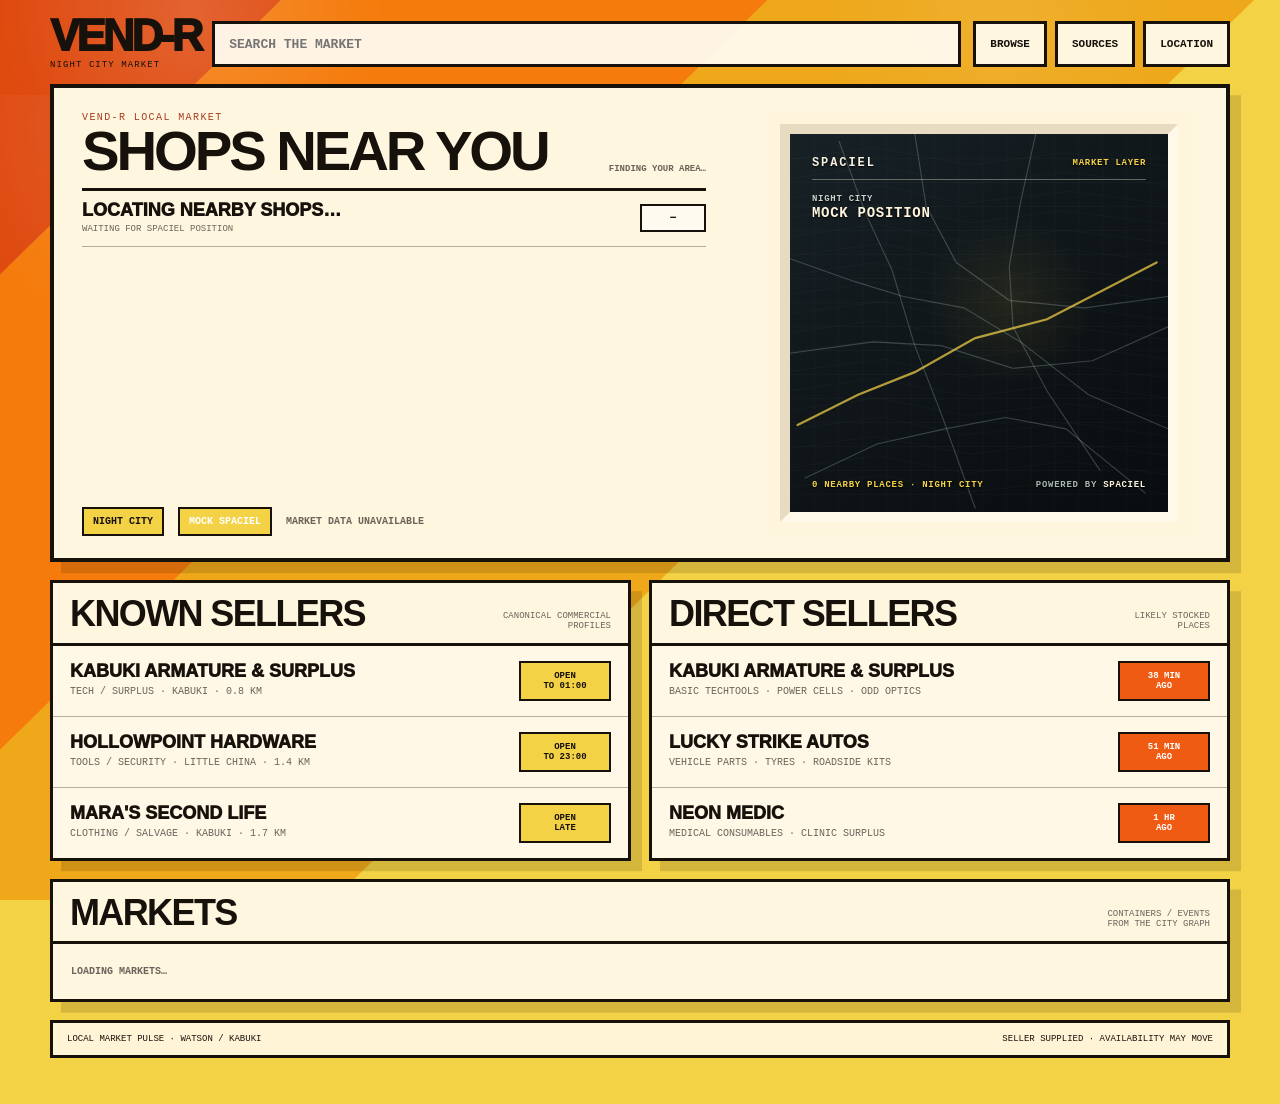
<file: index.html>
<!doctype html>
<!-- LIVE VEND-R FRONTEND NOTE:
     Canonical browser UI and source: main/index.html
     This is the Supabase-connected Vend-R frontend.
     GitHub Pages publishes this file directly. Do not maintain a second frontend copy.
-->
<html lang="en">
<head>
<meta charset="utf-8">
<meta name="viewport" content="width=device-width,initial-scale=1">
<title>Vend-R · Night City Market</title>
<style>
:root{
  /* -------- LOCKED THEME -------- */
  --rear-1:#df4a0f;   /* deepest orange */
  --rear-2:#f57b0c;   /* tangerine */
  --rear-3:#eea81a;   /* amber */
  --rear-4:#f4d246;   /* yellow field */

  --front-1:#f05b13;
  --front-2:#f47b10;
  --front-3:#eda315;

  --cream:#fff6df;
  --paper:#fffaf0;
  --ink:#17110c;
  --muted:#6d625a;
  --rule:rgba(23,17,12,.32);

  --panel-border:3px solid var(--ink);
  --hero-border:4px solid var(--ink);
  --shadow-x:11px;
  --shadow-y:11px;
  --shadow:var(--shadow-x) var(--shadow-y) 0 rgba(0,0,0,.13);
  --hero-shadow:var(--shadow);

  --slant:95vw;
  --band-step:38vw;
  --band-period:204vw;
  --bg-band-width:133vw;
  --bg-yellow-width:185vw;

  --fg-start:135vw;
  --fg-end:-360vw;
  --bg-base:-99.5vw;
}
*{box-sizing:border-box}
html{
  background:var(--rear-4);
  overscroll-behavior-y:none;
}
body{
  position:relative;
  margin:0;
  min-height:100vh;
  background:var(--rear-4);
  overscroll-behavior-y:none;
  color:var(--ink);
  font-family:Arial,Helvetica,sans-serif;
}
button,input,select{font:inherit}

/* -------- MOCK SPATIAL CONTROL -------- */
.topbar-actions{display:flex;gap:8px;align-items:center}
.spatial-source-token{background:var(--front-1);color:#fff}
.spatial-overlay[hidden]{display:none}
.spatial-overlay{
  position:fixed;inset:0;z-index:9000;display:grid;place-items:center;
  padding:18px;background:rgba(23,17,12,.58)
}
.spatial-dialog{
  width:min(620px,100%);border:4px solid var(--ink);background:var(--cream);
  box-shadow:18px 18px 0 rgba(0,0,0,.23)
}
.spatial-dialog-head{
  display:flex;justify-content:space-between;gap:18px;align-items:flex-start;
  padding:18px;border-bottom:3px solid var(--ink)
}
.spatial-dialog-head h2{
  margin:5px 0 0;font-size:clamp(28px,5vw,42px);line-height:.9;
  letter-spacing:-.04em;text-transform:uppercase
}
.spatial-dialog-head p{
  max-width:500px;margin:9px 0 0;color:var(--muted);font-size:12px;line-height:1.45
}
.spatial-close{
  flex:0 0 38px;width:38px;height:38px;border:2px solid var(--ink);
  background:var(--paper);font-weight:1000;cursor:pointer
}
.spatial-dialog-body{display:grid;gap:14px;padding:18px}
.spatial-dialog-body label{
  display:grid;gap:7px;font:900 9px ui-monospace,SFMono-Regular,Menlo,monospace;
  text-transform:uppercase
}
.spatial-dialog-body select{
  width:100%;min-height:48px;border:3px solid var(--ink);background:var(--paper);
  color:var(--ink);padding:0 12px;font:800 13px ui-monospace,SFMono-Regular,Menlo,monospace
}
.spatial-readout{
  border:2px solid var(--ink);background:var(--paper);padding:12px;
  font:800 10px ui-monospace,SFMono-Regular,Menlo,monospace;
  line-height:1.65;text-transform:uppercase
}
.spatial-actions{display:flex;justify-content:flex-end;gap:9px}
.spatial-actions button{
  min-height:44px;border:3px solid var(--ink);background:var(--rear-4);color:var(--ink);
  padding:0 14px;font:1000 10px ui-monospace,SFMono-Regular,Menlo,monospace;
  text-transform:uppercase;cursor:pointer
}
.spatial-actions .primary{background:var(--front-1);color:#fff}
@media(max-width:620px){
  .topbar-actions{gap:5px}
  .topbar-actions .action-btn{padding:0 9px}
  .spatial-dialog{box-shadow:10px 10px 0 rgba(0,0,0,.23)}
}

/* -------- BACKGROUND FIELD -------- */
.background{
  position:fixed;
  inset:0;
  z-index:0;
  overflow:hidden;
  background:var(--rear-4);
}
.bg-train{
  position:absolute;
  inset:0 auto 0 0;
  width:5000vw;
  will-change:transform;
}
.bg-period{
  position:absolute;
  top:0;
  width:var(--band-period);
  height:100%;
}
.bg-band{
  position:absolute;
  top:-16vh;
  height:132vh;
  width:var(--bg-band-width);
  clip-path:polygon(var(--slant) 0,100% 0,var(--band-step) 100%,0 100%);
}
.bg-band.one{left:0;background:var(--rear-1)}
.bg-band.two{left:38vw;background:var(--rear-2)}
.bg-band.three{left:76vw;background:var(--rear-3)}
.bg-band.four{
  left:114vw;
  width:var(--bg-yellow-width);
  clip-path:polygon(var(--slant) 0,100% 0,90vw 100%,0 100%);
  background:var(--rear-4);
}
.background:after{
  content:"";
  position:absolute;
  inset:0;
  pointer-events:none;
  background:
    radial-gradient(circle at 15% 14%, rgba(255,255,255,.14), transparent 18%),
    radial-gradient(circle at 78% 20%, rgba(255,255,255,.09), transparent 18%);
}

/* -------- GLOBAL APP FRAME -------- */
.app{position:relative;z-index:10}
.view{display:none}
.view.active{display:block}
.shell{
  width:min(1180px, calc(100% - 28px));
  margin:0 auto;
  padding:18px 0 46px;
}
.topbar{
  position:sticky;
  top:18px;
  z-index:400;
  display:grid;
  grid-template-columns:auto 1fr auto;
  align-items:center;
  gap:12px;
  margin-bottom:14px;
}
.header-backdrop{
  position:fixed;
  top:0;
  left:0;
  right:0;
  height:0;
  z-index:300;
  overflow:hidden;
  pointer-events:none;
  background:var(--rear-4);
}
.header-backdrop .bg-train{
  position:absolute;
  inset:0 auto 0 0;
  width:5000vw;
  height:100vh;
  will-change:transform;
}
.header-backdrop:after{
  content:"";
  position:absolute;
  inset:0;
  pointer-events:none;
  background:
    radial-gradient(circle at 15% 14%, rgba(255,255,255,.14), transparent 18%),
    radial-gradient(circle at 78% 20%, rgba(255,255,255,.09), transparent 18%);
}
.brand{
  font-weight:1000;
  font-size:clamp(28px,4vw,44px);
  letter-spacing:-.07em;
  line-height:.8;
}
.brand small{
  display:block;
  margin-top:7px;
  font:9px ui-monospace,SFMono-Regular,Menlo,monospace;
  letter-spacing:.12em;
  text-transform:uppercase;
}
.inline-search{
  position:relative;
  height:46px;
  border:3px solid var(--ink);
  background:rgba(255,250,240,.95);
  display:flex;
  align-items:center;
}
.search-suggest{
  position:absolute;
  z-index:300;
  top:calc(100% + 7px);
  left:-3px;
  right:-3px;
  border:3px solid var(--ink);
  background:var(--paper);
  max-height:min(62vh,520px);
  overflow-y:scroll;
  overflow-x:hidden;
  scrollbar-width:auto;
  scrollbar-color:var(--front-1) var(--cream);
}
.search-suggest::-webkit-scrollbar{width:13px}
.search-suggest::-webkit-scrollbar-track{
  background:var(--cream);
  border-left:2px solid var(--ink);
}
.search-suggest::-webkit-scrollbar-thumb{
  background:var(--front-1);
  border:2px solid var(--ink);
}
.search-suggest[hidden]{display:none}
.suggest-head{
  padding:8px 11px;
  border-bottom:2px solid var(--ink);
  background:var(--cream);
  color:var(--muted);
  font:900 8px ui-monospace,SFMono-Regular,Menlo,monospace;
  text-transform:uppercase;
  letter-spacing:.08em;
}
.suggest-row{
  width:100%;
  border:0;
  border-bottom:1px solid var(--rule);
  background:transparent;
  color:var(--ink);
  padding:10px 11px;
  text-align:left;
  cursor:pointer;
}
.suggest-row:last-child{border-bottom:0}
.suggest-row:hover,.suggest-row.active{background:rgba(244,210,70,.22)}
.suggest-row strong{
  display:block;
  font-size:14px;
  line-height:1;
  text-transform:uppercase;
}
.suggest-row span{
  display:block;
  margin-top:4px;
  color:var(--muted);
  font:800 8px ui-monospace,SFMono-Regular,Menlo,monospace;
  text-transform:uppercase;
}
.suggest-row.search-all{
  background:var(--rear-4);
  border-top:2px solid var(--ink);
}
.search-page-hero{
  padding:22px 24px 24px;
}
.search-page-hero .hero-title{
  margin-bottom:12px;
  font-size:clamp(42px,7.5vw,88px);
}
.search-page-copy{
  max-width:760px;
  color:var(--muted);
  font-size:14px;
  line-height:1.45;
}
.search-page-form{
  display:grid;
  grid-template-columns:minmax(0,1fr) auto;
  margin-top:18px;
  border:4px solid var(--ink);
  background:var(--paper);
}
.search-page-form input{
  min-width:0;
  border:0;
  outline:0;
  background:transparent;
  padding:0 16px;
  min-height:58px;
  color:var(--ink);
  font:900 17px ui-monospace,SFMono-Regular,Menlo,monospace;
  text-transform:uppercase;
}
.search-page-form button{
  border:0;
  border-left:4px solid var(--ink);
  padding:0 18px;
  background:var(--front-1);
  color:#fff;
  font:1000 11px ui-monospace,SFMono-Regular,Menlo,monospace;
  text-transform:uppercase;
  cursor:pointer;
}
.search-empty{
  margin-top:18px;
  border:4px solid var(--ink);
  background:var(--cream);
  box-shadow:var(--shadow);
  padding:22px;
  font-weight:900;
  text-transform:uppercase;
}
@media(max-width:520px){
  .search-page-form{grid-template-columns:1fr}
  .search-page-form button{min-height:44px;border-left:0;border-top:4px solid var(--ink)}
  .search-suggest{
    max-height:195px;
    scrollbar-gutter:stable;
  }
  .suggest-head{min-height:27px}
  .suggest-row{
    min-height:56px;
    padding-top:9px;
    padding-bottom:9px;
  }
}
.stock-local-search{margin:0 0 10px}
.inline-search input{
  width:100%;
  height:100%;
  border:0;
  outline:0;
  background:transparent;
  padding:0 14px;
  color:var(--ink);
  font:700 13px ui-monospace,SFMono-Regular,Menlo,monospace;
}
.action-btn{
  height:46px;
  border:3px solid var(--ink);
  background:var(--cream);
  padding:0 14px;
  color:var(--ink);
  font:900 11px ui-monospace,SFMono-Regular,Menlo,monospace;
  text-transform:uppercase;
  cursor:pointer;
}

.hero{
  background:var(--cream);
  border:var(--hero-border);
  box-shadow:var(--hero-shadow);
  padding:26px;
  margin-bottom:18px;
}
.home-hero{padding:0}
.home-hero-grid{
  overflow:hidden;
  display:grid;
  grid-template-columns:minmax(0,1fr) clamp(414px,40vw,494px);
  min-height:438px;
  align-items:stretch;
}
.home-hero-copy{
  min-width:0;
  padding:24px 26px 22px 28px;
  display:flex;
  flex-direction:column;
}
.home-nearby-head{
  display:flex;
  align-items:end;
  justify-content:space-between;
  gap:18px;
  padding-bottom:12px;
  border-bottom:3px solid var(--ink);
}
.home-nearby-head h1{
  margin:4px 0 0;
  font-size:clamp(34px,4.4vw,58px);
  line-height:.86;
  letter-spacing:-.055em;
  text-transform:uppercase;
}
.home-nearby-head span{
  flex:0 0 auto;
  text-align:right;
  color:var(--muted);
  font:900 9px/1.35 ui-monospace,SFMono-Regular,Menlo,monospace;
  text-transform:uppercase;
}
.home-nearby-list{
  flex:1;
  min-height:0;
}
.home-nearby-row{
  width:100%;
  min-height:56px;
  border:0;
  border-bottom:1px solid var(--rule);
  background:transparent;
  color:var(--ink);
  display:grid;
  grid-template-columns:minmax(0,1fr) auto;
  gap:14px;
  align-items:center;
  padding:10px 0;
  text-align:left;
  cursor:pointer;
}
.home-nearby-row:hover{background:rgba(244,210,70,.12)}
.home-nearby-name{
  font-size:18px;
  font-weight:1000;
  line-height:1;
  text-transform:uppercase;
}
.home-nearby-meta{
  margin-top:4px;
  color:var(--muted);
  font:9px/1.35 ui-monospace,SFMono-Regular,Menlo,monospace;
  text-transform:uppercase;
}
.home-nearby-distance{
  min-width:66px;
  border:2px solid var(--ink);
  background:var(--paper);
  padding:7px 8px;
  text-align:center;
  font:1000 9px ui-monospace,SFMono-Regular,Menlo,monospace;
  text-transform:uppercase;
}
.hero-location-line{
  margin-top:12px;
  padding-top:0;
}

/* Spaciel sits inside an equal cream surround. The bevel is one simple sloped frame. */
.spaciel-aperture{
  position:relative;
  align-self:center;
  justify-self:center;
  width:calc(100% - 48px);
  max-width:422px;
  aspect-ratio:1/1;
  margin:24px;
  padding:12px;
  background:#fff4dc;
}
.spaciel-cutin{
  position:relative;
  width:100%;
  height:100%;
  min-width:0;
  min-height:0;
  overflow:hidden;
  border:10px solid;
  border-color:
    #e7dcc2
    #fff9e9
    #fff9e9
    #e7dcc2;
  background:
    radial-gradient(circle at 58% 44%,rgba(244,210,70,.09),transparent 28%),
    linear-gradient(145deg,#172126,#0d1215 64%,#090d0f);
  color:#f5f0df;
  isolation:isolate;
}
.spaciel-cutin:after{
  content:"";
  position:absolute;
  inset:0;
  pointer-events:none;
  z-index:2;
  box-shadow:inset 0 0 55px rgba(0,0,0,.62);
  background:
    linear-gradient(rgba(255,255,255,.025) 1px,transparent 1px),
    linear-gradient(90deg,rgba(255,255,255,.025) 1px,transparent 1px);
  background-size:24px 24px;
  mix-blend-mode:screen;
}
#spacielCanvas,
#searchSpacielCanvas{
  position:absolute;
  inset:0;
  width:100%;
  height:100%;
  z-index:1;
  display:block;
}
.spaciel-hud{
  position:absolute;
  z-index:3;
  font:900 9px ui-monospace,SFMono-Regular,Menlo,monospace;
  letter-spacing:.08em;
  text-transform:uppercase;
  text-shadow:0 1px 2px #000;
}
.spaciel-topline{
  top:22px;left:22px;right:22px;
  display:flex;justify-content:space-between;align-items:center;
  padding-bottom:9px;border-bottom:1px solid rgba(255,246,223,.35);
}
.spaciel-topline strong{font-size:12px;letter-spacing:.16em}
.spaciel-topline span{color:#f4d246}
.spaciel-place{top:60px;left:22px;color:#c9d2cf;line-height:1.25}
.spaciel-place strong{color:#fff6df;font-size:14px}
.spaciel-readout{
  left:22px;bottom:22px;
  color:#f4d246;
}
.spaciel-powered{
  right:22px;bottom:22px;color:#aab6b2;text-align:right;
}
.spaciel-powered strong{color:#fff6df}

.kicker{
  font:10px ui-monospace,SFMono-Regular,Menlo,monospace;
  color:#a73c20;
  text-transform:uppercase;
  letter-spacing:.14em;
}
.hero-title{
  margin:8px 0 18px;
  font-size:clamp(48px,8vw,100px);
  line-height:.8;
  letter-spacing:-.07em;
  text-transform:uppercase;
}
.hero-title.vendor{
  font-size:clamp(43px,7.6vw,88px);
  line-height:.82;
}
.hero-copy{
  max-width:760px;
  margin:0;
  color:var(--muted);
  font-size:15px;
  line-height:1.48;
}
.hero-meta{
  display:flex;
  flex-wrap:wrap;
  gap:8px;
  margin:14px 0 18px;
}
.tag{
  border:2px solid var(--ink);
  background:var(--paper);
  padding:7px 9px 6px;
  font:900 10px ui-monospace,SFMono-Regular,Menlo,monospace;
  text-transform:uppercase;
}
.tag.yellow{background:var(--rear-4)}
.tag.orange{background:var(--front-1); color:#fff}
.hero-search{
  border:4px solid var(--ink);
  background:var(--paper);
  min-height:68px;
  display:grid;
  grid-template-columns:1fr auto;
}
.hero-search input{
  min-width:0;
  border:0;
  outline:0;
  background:transparent;
  color:var(--ink);
  padding:0 18px;
  font:900 clamp(15px,2.2vw,23px) ui-monospace,SFMono-Regular,Menlo,monospace;
  text-transform:uppercase;
}
.hero-search button{
  border:0;
  border-left:4px solid var(--ink);
  background:var(--front-1);
  color:#fff;
  padding:0 22px;
  font:1000 12px ui-monospace,SFMono-Regular,Menlo,monospace;
  text-transform:uppercase;
}
.nearby-line{
  display:flex;
  flex-wrap:wrap;
  gap:8px 14px;
  align-items:center;
  margin-top:13px;
  font:900 10px ui-monospace,SFMono-Regular,Menlo,monospace;
  text-transform:uppercase;
}
.token{
  border:2px solid var(--ink);
  background:var(--rear-4);
  padding:7px 9px;
}
.muted{color:var(--muted)}

/* -------- PANELS -------- */
.grid-2{
  display:grid;
  grid-template-columns:1fr 1fr;
  gap:18px;
}
.grid-wide{grid-column:1/-1}
.vendor-layout{
  display:grid;
  grid-template-columns:minmax(0,1.75fr) minmax(280px,.72fr);
  gap:18px;
}
.side-stack{
  display:grid;
  gap:18px;
}
.panel{
  background:var(--cream);
  border:var(--panel-border);
  box-shadow:var(--shadow);
}
.section-head{
  display:flex;
  justify-content:space-between;
  align-items:end;
  gap:12px;
  padding:15px 17px 12px;
  border-bottom:3px solid var(--ink);
}
.section-head h2{
  margin:0;
  font-size:clamp(24px,3vw,36px);
  line-height:.9;
  letter-spacing:-.045em;
  text-transform:uppercase;
}
.section-head span{
  color:var(--muted);
  text-align:right;
  font:9px ui-monospace,SFMono-Regular,Menlo,monospace;
  text-transform:uppercase;
}
.list-row{
  width:100%;
  border:0;
  border-bottom:1px solid var(--rule);
  background:rgba(255,250,240,.42);
  color:var(--ink);
  text-align:left;
  display:grid;
  grid-template-columns:minmax(0,1fr) auto;
  gap:12px;
  align-items:center;
  padding:15px 17px;
  cursor:pointer;
}
.list-row:last-child{border-bottom:0}
.list-row:hover{background:rgba(255,255,255,.38)}
.row-title{
  font-weight:1000;
  font-size:18px;
  line-height:1;
  text-transform:uppercase;
}
.row-sub{
  margin-top:5px;
  color:var(--muted);
  font:10px ui-monospace,SFMono-Regular,Menlo,monospace;
  line-height:1.35;
  text-transform:uppercase;
}
.row-status{
  min-width:92px;
  border:2px solid var(--ink);
  background:var(--rear-4);
  padding:8px 9px;
  text-align:center;
  font:900 9px ui-monospace,SFMono-Regular,Menlo,monospace;
  text-transform:uppercase;
}
.row-status.orange{background:var(--front-1); color:#fff}
.row-status.amber{background:var(--rear-3)}

.cards-3{
  display:grid;
  grid-template-columns:repeat(3,1fr);
}
.mini-card{
  padding:17px;
  min-height:148px;
  background:rgba(255,250,240,.38);
  border-right:1px solid var(--rule);
}
.mini-card:last-child{border-right:0}
.mini-time{
  font:900 9px ui-monospace,SFMono-Regular,Menlo,monospace;
  color:#a73c20;
  text-transform:uppercase;
}
.mini-card h3{
  margin:6px 0 8px;
  font-size:22px;
  line-height:.95;
  text-transform:uppercase;
}
.mini-card p{
  margin:0;
  color:var(--muted);
  font-size:12px;
  line-height:1.4;
}
.mini-dist{
  margin-top:12px;
  padding-top:9px;
  border-top:2px solid var(--ink);
  font:900 9px ui-monospace,SFMono-Regular,Menlo,monospace;
  text-transform:uppercase;
}


/* -------- ITEM-SEARCH ARRIVAL -------- */
.offer-focus{
  margin-bottom:18px;
  border:4px solid var(--ink);
  background:var(--cream);
  box-shadow:var(--shadow);
  padding:16px 18px 17px;
}
.offer-focus[hidden]{display:none}
.offer-focus-row{
  display:grid;
  grid-template-columns:minmax(0,1fr) auto;
  gap:18px;
  align-items:end;
}
.offer-focus h1{
  margin:5px 0 0;
  font-size:clamp(34px,6.6vw,72px);
  line-height:.86;
  letter-spacing:-.025em;
  text-transform:uppercase;
}
.offer-readout{
  min-width:132px;
  text-align:right;
}
.offer-readout strong{
  display:block;
  font:1000 clamp(20px,3.5vw,34px) ui-monospace,SFMono-Regular,Menlo,monospace;
}
.offer-readout span,
.offer-sub{
  display:block;
  margin-top:5px;
  color:var(--muted);
  font:900 9px ui-monospace,SFMono-Regular,Menlo,monospace;
  letter-spacing:.08em;
  text-transform:uppercase;
}
.stock-row{padding:10px 16px}
.stock-row.menu-row{grid-template-columns:minmax(0,1fr) auto}
.stock-name{
  font-size:23px;
  line-height:.98;
  letter-spacing:-.012em;
}
.stock-sub{font-size:11px;line-height:1.25;margin-top:4px}
.stock-meta{font-size:11px;line-height:1.28}
.stock-meta strong{font-size:14px}
.stock-name.related{
  color:var(--front-2);
  -webkit-text-stroke:1.9px var(--ink);
  paint-order:stroke fill;
  text-shadow:.8px .8px 0 var(--ink);
}
.stock-name.exact{
  color:var(--rear-2);
  -webkit-text-stroke:2.1px var(--ink);
  paint-order:stroke fill;
  text-shadow:1px 1px 0 var(--ink);
  animation:vendrFocus 2.5s cubic-bezier(.22,.72,.18,1);
}
@keyframes vendrFocus{
  0%,100%{color:var(--rear-2)}
  40%,68%{color:var(--rear-4)}
}
.stock-row.exact-row{background:rgba(244,210,70,.14)}
.stock-row.related-row{background:rgba(244,123,16,.06)}
@media (max-width:760px){
  .offer-focus-row{grid-template-columns:1fr}
  .offer-readout{text-align:left}
}


/* -------- SEARCH RESULT OFFERS -------- */
.search-offer-section{
  margin-top:18px;
  border:4px solid var(--ink);
  background:var(--cream);
  box-shadow:var(--shadow);
}
.search-offer-head{
  display:flex;
  justify-content:space-between;
  gap:14px;
  align-items:end;
  padding:12px 14px 10px;
  border-bottom:3px solid var(--ink);
}
.search-offer-head h2{
  margin:0;
  font-size:24px;
  line-height:.95;
  text-transform:uppercase;
}
.search-offer-head span{
  color:var(--muted);
  font:900 9px ui-monospace,SFMono-Regular,Menlo,monospace;
  text-transform:uppercase;
  text-align:right;
}
.search-offer-list{display:grid}
.search-offer{
  width:100%;
  border:0;
  border-bottom:1px solid var(--rule);
  background:rgba(255,250,240,.56);
  color:var(--ink);
  display:grid;
  grid-template-columns:minmax(0,1.45fr) minmax(0,1fr) auto;
  gap:14px;
  align-items:center;
  padding:11px 14px;
  text-align:left;
  cursor:pointer;
}
.search-offer:last-child{border-bottom:0}
.search-offer:hover{background:rgba(244,210,70,.14)}
.search-offer .item-name,
.search-offer .seller-name{
  display:block;
  font-size:20px;
  line-height:1;
  font-weight:1000;
  text-transform:uppercase;
}
.search-offer .seller-name{font-size:17px}
.search-offer .item-meta,
.search-offer .place-meta,
.search-offer .price-meta{
  display:block;
  margin-top:4px;
  color:var(--muted);
  font:900 9px ui-monospace,SFMono-Regular,Menlo,monospace;
  text-transform:uppercase;
  letter-spacing:.05em;
}
.search-offer .price-block{
  min-width:104px;
  text-align:right;
}
.search-offer .price{
  display:block;
  font:1000 20px ui-monospace,SFMono-Regular,Menlo,monospace;
}
.search-offer.plausible .price{
  font-size:11px;
  color:var(--muted);
}
.search-offer.exact-mode{
  grid-template-columns:minmax(0,1fr) auto;
}
.search-offer.exact-mode .item-col{display:none}
@media(max-width:700px){
  .search-offer{
    grid-template-columns:minmax(0,1fr) auto;
  }
  .search-offer .seller-col{grid-column:1}
  .search-offer .price-block{grid-column:2;grid-row:1 / span 2}
  .search-offer.exact-mode{grid-template-columns:minmax(0,1fr) auto}
}


/* -------- NEARBY SEARCH PAGE -------- */
.search-nearby-hero{padding:0}
.search-nearby-grid{
  overflow:hidden;
  display:grid;
  grid-template-columns:minmax(0,1.2fr) clamp(370px,38vw,470px);
  min-height:430px;
  align-items:stretch;
}
.search-nearby-copy{
  padding:27px 25px 24px 29px;
  display:flex;
  flex-direction:column;
  min-width:0;
}
.search-nearby-copy .hero-title{
  margin:5px 0 7px;
  font-size:clamp(42px,6.5vw,78px);
}
.search-query-line{
  color:var(--muted);
  font:900 10px ui-monospace,SFMono-Regular,Menlo,monospace;
  text-transform:uppercase;
  letter-spacing:.06em;
  margin-bottom:13px;
}
.nearby-offer-list{
  border-top:3px solid var(--ink);
  margin-top:auto;
}
.nearby-offer{
  width:100%;
  border:0;
  border-bottom:1px solid var(--rule);
  background:transparent;
  color:var(--ink);
  display:grid;
  grid-template-columns:minmax(0,1fr) auto;
  gap:12px;
  align-items:center;
  padding:10px 0;
  text-align:left;
  cursor:pointer;
}
.nearby-offer:last-child{border-bottom:0}
.nearby-offer:hover{background:rgba(244,210,70,.12)}
.nearby-offer strong{
  display:block;
  font-size:16px;
  line-height:1;
  text-transform:uppercase;
}
.nearby-offer span{
  display:block;
  margin-top:4px;
  color:var(--muted);
  font:900 8px ui-monospace,SFMono-Regular,Menlo,monospace;
  text-transform:uppercase;
}
.nearby-offer .nearby-price{
  margin:0;
  min-width:82px;
  text-align:right;
  color:var(--ink);
  font-size:15px;
}
.search-location-card{
  position:relative;
  align-self:center;
  justify-self:center;
  width:calc(100% - 48px);
  max-width:410px;
  aspect-ratio:1/1;
  margin:24px;
  padding:12px;
  background:#fff4dc;
}
.search-location-card .spaciel-cutin{height:100%}
.search-location-label{
  position:absolute;
  z-index:4;
  left:22px;
  right:22px;
  bottom:54px;
  border:2px solid rgba(255,246,223,.72);
  background:rgba(12,17,20,.78);
  padding:9px 10px;
  color:#fff6df;
}
.search-location-label span{
  display:block;
  color:#c9d2cf;
  font:800 8px ui-monospace,SFMono-Regular,Menlo,monospace;
  text-transform:uppercase;
}
.search-location-label strong{
  display:block;
  margin-top:3px;
  font-size:16px;
  text-transform:uppercase;
}
.search-location-label small{
  display:block;
  margin-top:3px;
  color:#f4d246;
  font:800 8px ui-monospace,SFMono-Regular,Menlo,monospace;
  text-transform:uppercase;
}
.results-sort{
  display:flex;
  flex-wrap:wrap;
  gap:6px;
  padding:10px 14px;
  border-bottom:2px solid var(--ink);
  background:rgba(255,250,240,.45);
}
.results-sort button{
  border:2px solid var(--ink);
  background:var(--paper);
  padding:6px 8px;
  color:var(--ink);
  font:900 8px ui-monospace,SFMono-Regular,Menlo,monospace;
  text-transform:uppercase;
  cursor:pointer;
}
.results-sort button.on{background:var(--rear-4)}
.related-items{
  display:grid;
  grid-template-columns:repeat(3,minmax(0,1fr));
}
.related-item{
  border:0;
  border-right:1px solid var(--rule);
  background:rgba(255,250,240,.42);
  padding:15px;
  text-align:left;
  color:var(--ink);
  cursor:pointer;
}
.related-item:last-child{border-right:0}
.related-item:hover{background:rgba(244,210,70,.14)}
.related-item strong{
  display:block;
  font-size:17px;
  line-height:1;
  text-transform:uppercase;
}
.related-item span{
  display:block;
  margin-top:5px;
  color:var(--muted);
  font:900 8px ui-monospace,SFMono-Regular,Menlo,monospace;
  text-transform:uppercase;
}
@media(max-width:760px){
  .search-nearby-hero{padding:0}
  .search-nearby-grid{
    display:block;
    min-height:0;
    width:100%;
  }
  .search-nearby-copy{
    padding:20px 18px 17px;
    min-height:0;
  }
  .search-nearby-copy .hero-title{
    font-size:clamp(42px,14vw,58px);
    line-height:.82;
  }
  .search-location-card{
    box-sizing:border-box;
    width:calc(100% - 28px);
    max-width:none;
    margin:0 14px 14px;
    padding:8px;
    aspect-ratio:4/3;
  }
  .search-location-card .spaciel-cutin{width:100%;height:100%}
  .related-items{grid-template-columns:1fr}
  .related-item{border-right:0;border-bottom:1px solid var(--rule)}
  .related-item:last-child{border-bottom:0}
}

/* -------- VENDOR PAGE -------- */
.vendor-hero{
  padding:0;
  overflow:hidden;
}
.vendor-photo-strip{
  position:relative;
  min-height:220px;
  padding:25px 27px 22px;
  display:flex;
  flex-direction:column;
  justify-content:flex-end;
  overflow:hidden;
  background:
    linear-gradient(90deg,rgba(23,17,12,.48) 0%,rgba(23,17,12,.22) 46%,rgba(23,17,12,.04) 100%),
    linear-gradient(135deg,#7b6b58,#d5c8ae);
  background-size:cover;
  background-position:50% 50%;
  color:var(--cream);
}
.vendor-photo-strip:after{
  content:"";
  position:absolute;
  inset:0;
  pointer-events:none;
  background:linear-gradient(180deg,rgba(0,0,0,.015),rgba(0,0,0,.07));
}
.vendor-photo-content{
  position:relative;
  z-index:1;
  max-width:930px;
}
.vendor-photo-strip .kicker{
  color:#ffd86a;
  text-shadow:0 1px 2px rgba(0,0,0,.7);
}
.vendor-photo-strip .hero-title.vendor{
  color:var(--cream);
  margin-bottom:17px;
  text-shadow:0 2px 3px rgba(0,0,0,.72),0 0 10px rgba(0,0,0,.24);
}
.vendor-photo-strip .hero-meta{margin-bottom:0}
.vendor-photo-strip .tag{
  color:var(--ink);
  text-shadow:none;
}
.vendor-photo-credit{
  position:absolute;
  right:13px;
  bottom:10px;
  z-index:2;
  max-width:58%;
  text-align:right;
  color:var(--front-1);
  font:1000 8px ui-monospace,SFMono-Regular,Menlo,monospace;
  letter-spacing:.06em;
  text-transform:uppercase;
  text-shadow:0 1px 2px rgba(0,0,0,.9);
}
.vendor-photo-credit a{
  color:inherit;
  text-decoration:none;
}
.vendor-photo-credit a:hover{color:var(--rear-4)}
.vendor-info-body{padding:22px 27px 25px}
.hero-columns{
  display:grid;
  grid-template-columns:minmax(0,1.5fr) minmax(220px,.7fr);
  gap:22px;
  align-items:end;
}
.owner{
  border-left:4px solid var(--ink);
  padding-left:13px;
}
.owner strong{
  display:block;
  text-transform:uppercase;
  font-size:17px;
}
.owner span{
  display:block;
  margin-top:4px;
  color:var(--muted);
  font:11px ui-monospace,SFMono-Regular,Menlo,monospace;
  line-height:1.35;
  text-transform:uppercase;
}
.vendor-summary{
  margin-top:18px;
}
.vendor-stat-grid{
  display:grid;
  grid-template-columns:repeat(4,minmax(0,1fr));
  gap:7px;
}
.vendor-stat{
  min-width:0;
  border:2px solid var(--ink);
  background:var(--paper);
  padding:9px 10px 10px;
}
.vendor-stat dt{
  margin:0 0 4px;
  color:var(--muted);
  font:900 8px ui-monospace,SFMono-Regular,Menlo,monospace;
  text-transform:uppercase;
  letter-spacing:.06em;
}
.vendor-stat dd{
  margin:0;
  overflow-wrap:anywhere;
  font-size:12px;
  font-weight:1000;
  line-height:1.2;
  text-transform:uppercase;
}
.vendor-stat.status{background:var(--rear-4)}
.vendor-stat.availability{background:rgba(240,91,19,.10)}
.vendor-stat .vendor-owner-sub{
  display:block;
  margin-top:3px;
  color:var(--muted);
  font:800 8px/1.3 ui-monospace,SFMono-Regular,Menlo,monospace;
}
.vendor-stat .parent-location-link{
  margin:0;
  padding:0;
  border:0;
  background:transparent;
}
.vendor-stat .parent-location-link:hover{background:transparent;color:var(--front-1)}
.vendor-stat .parent-location-link small{margin-top:3px}
.vendor-context-grid{
  display:grid;
  grid-template-columns:minmax(0,1.25fr) minmax(260px,.75fr);
  gap:18px;
  margin-top:18px;
  padding-top:17px;
  border-top:3px solid var(--ink);
}
.vendor-context-copy .kicker{margin-bottom:5px}
.vendor-context-copy h3{
  margin:0 0 7px;
  font-size:22px;
  line-height:.95;
  text-transform:uppercase;
}
.vendor-context-copy p{
  margin:0;
  color:var(--muted);
  font-size:13px;
  line-height:1.42;
}
.vendor-context-copy .market-line{margin-top:11px}
.vendor-known .section-head{
  padding:0 0 9px;
  border-bottom:2px solid var(--ink);
}
.vendor-hero .known-grid{
  grid-template-columns:repeat(2,minmax(0,1fr));
  padding:11px 0 0;
}
.vendor-stock-panel{margin-bottom:18px}
@media (max-width:760px){
  .vendor-stat-grid{grid-template-columns:repeat(2,minmax(0,1fr))}
  .vendor-context-grid{grid-template-columns:1fr}
}
@media (max-width:420px){
  .vendor-stat-grid{grid-template-columns:1fr}
}
.restock-band{
  background:var(--rear-4);
  border-bottom:3px solid var(--ink);
  padding:10px 18px;
  font:900 10px ui-monospace,SFMono-Regular,Menlo,monospace;
  text-transform:uppercase;
}
.stock-row{
  display:grid;
  grid-template-columns:minmax(0,1.25fr) minmax(130px,.6fr) auto;
  gap:14px;
  align-items:center;
  padding:15px 18px;
  border-bottom:1px solid var(--rule);
  background:rgba(255,250,240,.42);
}
.stock-row:last-child{border-bottom:0}
.stock-name{
  font-size:19px;
  font-weight:1000;
  line-height:1;
  text-transform:uppercase;
}
.stock-sub{
  margin-top:5px;
  color:var(--muted);
  font:10px ui-monospace,SFMono-Regular,Menlo,monospace;
  line-height:1.35;
  text-transform:uppercase;
}
.stock-meta{
  font:10px ui-monospace,SFMono-Regular,Menlo,monospace;
  text-transform:uppercase;
  line-height:1.4;
}
.stock-meta strong{font-size:12px}
.price{
  min-width:88px;
  text-align:center;
  border:2px solid var(--ink);
  padding:10px 9px;
  background:var(--front-1);
  color:#fff;
  font:1000 16px ui-monospace,SFMono-Regular,Menlo,monospace;
}
.price.alt{background:var(--front-2)}
.price.amber{background:var(--rear-3); color:var(--ink)}

.stock-browser{
  border-bottom:3px solid var(--ink);
  background:rgba(255,250,240,.72);
}
.stock-filter-row{
  display:flex;
  gap:6px;
  overflow-x:auto;
  padding:10px 12px 9px;
  scrollbar-width:thin;
  scrollbar-color:var(--front-1) var(--cream);
}
.stock-filter-row::-webkit-scrollbar{height:9px}
.stock-filter-row::-webkit-scrollbar-track{background:var(--cream);border-top:1px solid var(--ink)}
.stock-filter-row::-webkit-scrollbar-thumb{background:var(--front-1);border:1px solid var(--ink)}
.stock-filter{
  flex:0 0 auto;
  border:2px solid var(--ink);
  background:var(--paper);
  color:var(--ink);
  padding:6px 8px;
  font:900 8px ui-monospace,SFMono-Regular,Menlo,monospace;
  text-transform:uppercase;
  cursor:pointer;
}
.stock-filter.on{background:var(--rear-4)}
.stock-browser-nav{
  min-height:38px;
  border-top:1px solid var(--rule);
  padding:7px 10px;
  display:flex;
  justify-content:space-between;
  gap:10px;
  align-items:center;
  color:var(--muted);
  font:900 8px ui-monospace,SFMono-Regular,Menlo,monospace;
  text-transform:uppercase;
}
.stock-pager{
  display:flex;
  align-items:center;
  gap:5px;
  color:var(--ink);
}
.stock-pager button{
  min-width:34px;
  min-height:27px;
  border:2px solid var(--ink);
  background:var(--paper);
  color:var(--ink);
  font:1000 11px ui-monospace,SFMono-Regular,Menlo,monospace;
  cursor:pointer;
}
.stock-pager button:disabled{opacity:.32;cursor:default}
.stock-page-status{min-width:54px;text-align:center}
.stock-empty{
  padding:22px 18px;
  color:var(--muted);
  font:900 10px ui-monospace,SFMono-Regular,Menlo,monospace;
  text-transform:uppercase;
}

.fact-list{padding:3px 16px}
.fact{
  display:grid;
  grid-template-columns:92px 1fr;
  gap:10px;
  padding:12px 0;
  border-bottom:1px solid var(--rule);
}
.fact:last-child{border-bottom:0}
.fact dt{
  margin:0;
  color:var(--muted);
  font:9px ui-monospace,SFMono-Regular,Menlo,monospace;
  text-transform:uppercase;
}
.fact dd{
  margin:0;
  font-size:14px;
  font-weight:800;
}
.market-card-side{padding:17px 18px 18px}
.market-card-side h3{
  margin:5px 0 8px;
  font-size:25px;
  line-height:.95;
  text-transform:uppercase;
}
.market-card-side p{
  margin:0 0 14px;
  color:var(--muted);
  font-size:13px;
  line-height:1.4;
}
.market-line{
  border-top:2px solid var(--ink);
  padding-top:10px;
  font:900 10px ui-monospace,SFMono-Regular,Menlo,monospace;
  text-transform:uppercase;
}
.known-grid{
  display:grid;
  grid-template-columns:1fr 1fr;
  gap:7px;
  padding:15px 16px 17px;
}
.known-grid span{
  border:2px solid var(--ink);
  background:var(--paper);
  padding:9px;
  font:900 9px ui-monospace,SFMono-Regular,Menlo,monospace;
  text-transform:uppercase;
  text-align:center;
}

/* -------- ITEM PAGE -------- */
.item-hero{padding:0}
.item-hero-grid{display:block;overflow:hidden}
.item-image{
  height:190px;
  min-height:190px;
  border-bottom:4px solid var(--ink);
  background:
    linear-gradient(135deg,rgba(240,91,19,.16),rgba(244,210,70,.28)),
    repeating-linear-gradient(135deg,transparent 0 18px,rgba(23,17,12,.04) 18px 20px);
  position:relative;
  overflow:hidden;
  background-size:cover;
  background-position:50% 50%;
}
.item-image.has-image:after{
  content:"";
  position:absolute;
  inset:0;
  pointer-events:none;
  background:linear-gradient(0deg,rgba(0,0,0,.34),transparent 52%);
}
.item-image-label{
  position:absolute;
  right:14px;
  bottom:10px;
  z-index:2;
  max-width:70%;
  color:var(--front-1);
  text-decoration:none;
  text-align:right;
  padding:0;
  border:0;
  background:none;
  font:1000 8px ui-monospace,SFMono-Regular,Menlo,monospace;
  text-transform:uppercase;
  letter-spacing:.06em;
  text-shadow:0 1px 2px rgba(0,0,0,.9);
}
.item-image.has-image .item-image-label:hover{color:var(--rear-4)}
.item-copy{padding:25px 28px 27px}
.item-copy .hero-title{margin:8px 0 12px}
.item-description{
  margin:0;
  max-width:920px;
  color:var(--muted);
  font-size:17px;
  line-height:1.42;
}
.item-stat-grid{
  display:grid;
  grid-template-columns:repeat(4,minmax(0,1fr));
  gap:7px;
  margin-top:20px;
}
.item-stat{
  min-width:0;
  border:2px solid var(--ink);
  background:var(--paper);
  padding:9px 10px 10px;
}
.item-stat dt{
  margin:0 0 4px;
  color:var(--muted);
  font:900 8px ui-monospace,SFMono-Regular,Menlo,monospace;
  text-transform:uppercase;
  letter-spacing:.06em;
}
.item-stat dd{
  margin:0;
  overflow-wrap:anywhere;
  font-size:12px;
  font-weight:1000;
  line-height:1.2;
  text-transform:uppercase;
}
.item-stat.price{background:var(--rear-4);color:var(--ink);text-align:left;min-width:0}
.item-stat.availability{background:rgba(240,91,19,.10)}
.item-shop-detail{margin-bottom:18px}
.item-shop-detail-body{padding:17px 18px 18px}
.item-shop-detail-copy{
  margin:0;
  max-width:850px;
  color:var(--muted);
  font-size:13px;
  line-height:1.45;
}
.item-shop-detail-line{
  margin-top:12px;
  padding-top:10px;
  border-top:2px solid var(--ink);
  font:900 9px ui-monospace,SFMono-Regular,Menlo,monospace;
  text-transform:uppercase;
}
.item-selected-actions{display:flex;justify-content:flex-end;margin-top:12px}
.item-selected-actions button{
  border:2px solid var(--ink);
  background:var(--rear-4);
  padding:8px 12px;
  font-weight:900;
  text-transform:uppercase;
  cursor:pointer
}
.item-offers-panel,.item-related-panel{margin-bottom:18px}
.item-offer{
  width:100%;
  display:grid;
  grid-template-columns:minmax(0,1fr) auto;
  gap:14px;
  align-items:center;
  border:0;
  border-bottom:1px solid var(--rule);
  background:transparent;
  color:var(--ink);
  text-align:left;
  padding:15px 16px;
  cursor:pointer;
}
.item-offer:last-child{border-bottom:0}
.item-offer:hover{background:rgba(244,210,70,.19)}
.item-offer strong{display:block;font-size:18px;text-transform:uppercase}
.item-offer span{display:block;margin-top:4px;color:var(--muted);font:800 9px ui-monospace,SFMono-Regular,Menlo,monospace;text-transform:uppercase}
.item-offer-price{text-align:right;font-size:22px!important;color:var(--ink)!important;margin:0!important}
.item-related{display:grid;grid-template-columns:repeat(3,minmax(0,1fr))}
.item-related button{
  border:0;border-right:1px solid var(--rule);background:transparent;text-align:left;
  padding:13px 14px;cursor:pointer;color:var(--ink)
}
.item-related button:last-child{border-right:0}
.item-related strong{display:block;text-transform:uppercase}
.item-related span{display:block;color:var(--muted);font:800 8px ui-monospace,SFMono-Regular,Menlo,monospace;margin-top:3px;text-transform:uppercase}
.offer-item-link{
  margin-top:10px;border:2px solid var(--ink);background:var(--rear-4);padding:8px 11px;
  font-weight:900;text-transform:uppercase;cursor:pointer
}
@media (max-width:760px){
  .item-image{height:145px;min-height:145px}
  .item-copy{padding:20px 18px}
  .item-description{font-size:15px}
  .item-stat-grid{grid-template-columns:repeat(2,minmax(0,1fr))}
  .item-related{grid-template-columns:1fr}
  .item-related button{border-right:0;border-bottom:1px solid var(--rule)}
  .item-related button:last-child{border-bottom:0}
}
@media (max-width:420px){
  .item-stat-grid{grid-template-columns:1fr}
}
/* Shadows live at their cards' document positions, so the browser scrolls
   both together. A separate, fixed background mask covers just the shadows
   above the header's cutoff; it never clips the cards or the rear field. */
.hero,.panel,.offer-focus,.search-offer-section,.search-empty{
  box-shadow:none;
}
.scroll-shadow-layer{
  position:absolute;
  inset:0;
  z-index:9;
  pointer-events:none;
}
.scroll-shadow-copy{
  position:absolute;
  top:0;
  left:0;
  width:0;
  height:0;
  pointer-events:none;
  background:transparent;
  box-shadow:var(--shadow);
}
.scroll-shadow-mask{
  position:fixed;
  inset:0 0 auto;
  height:0;
  z-index:9;
  pointer-events:none;
  overflow:hidden;
  background:var(--rear-4);
}
.scroll-shadow-mask .bg-train{
  position:absolute;
  inset:0 auto 0 0;
  width:5000vw;
  height:100vh;
  will-change:transform;
}
.scroll-shadow-mask:after{
  content:"";
  position:absolute;
  inset:0;
  pointer-events:none;
  background:
    radial-gradient(circle at 15% 14%, rgba(255,255,255,.14), transparent 18%),
    radial-gradient(circle at 78% 20%, rgba(255,255,255,.09), transparent 18%);
}

/* -------- FOOTER -------- */
.footer{
  margin-top:18px;
  border:var(--panel-border);
  background:rgba(255,246,223,.94);
  padding:11px 14px;
  display:flex;
  justify-content:space-between;
  gap:12px;
  font:9px ui-monospace,SFMono-Regular,Menlo,monospace;
  text-transform:uppercase;
}
.footer span:last-child{text-align:right}

/* -------- STINGER TRANSITION -------- */
.stinger-layer{
  position:fixed;
  inset:0;
  z-index:5000;
  overflow:hidden;
  pointer-events:none;
}
.fg-page{
  position:absolute;
  top:-16vh;
  width:320vw;
  height:132vh;
  clip-path:polygon(var(--slant) 0,100% 0,225vw 100%,0 100%);
  will-change:transform;
}
.fg-page.one{background:var(--front-1);z-index:1}
.fg-page.two{background:var(--front-2);z-index:2}
.fg-page.three{background:var(--front-3);z-index:3}

/* -------- RESPONSIVE -------- */
@media (max-width:920px) and (min-width:761px){
  .home-hero-grid{grid-template-columns:minmax(0,1fr) 390px}
  .home-hero-copy{padding:24px}
  .home-hero .hero-title{font-size:clamp(42px,5.6vw,64px)}
  .spaciel-aperture{width:calc(100% - 40px);margin:20px;padding:10px}
}
@media (max-width:760px){
  .shell{width:min(100% - 22px,680px);padding-top:11px}
  .topbar{top:11px}
  .topbar{grid-template-columns:1fr auto}
  .inline-search{grid-column:1/-1;grid-row:2}
  .grid-2,.vendor-layout{grid-template-columns:1fr}
  .home-hero-grid{grid-template-columns:1fr}
  .spaciel-aperture{
    width:calc(100% - 36px);
    margin:0 18px 18px;
    padding:10px;
    aspect-ratio:1/1;
  }
  .grid-wide{grid-column:auto}
  .cards-3{grid-template-columns:1fr}
  .mini-card{border-right:0;border-bottom:1px solid var(--rule)}
  .mini-card:last-child{border-bottom:0}
  .hero{padding:18px}
  .search-nearby-hero{padding:0}
  .hero-columns{grid-template-columns:1fr}
  .vendor-photo-strip{min-height:205px;padding:20px 18px 18px}
  .vendor-info-body{padding:18px}
  .vendor-photo-credit{right:9px;bottom:8px;max-width:65%;font-size:7px}
  .side-stack{grid-template-columns:1fr 1fr}
  .side-stack .panel:first-child{grid-column:1/-1}
  .stock-row{
    grid-template-columns:1fr auto;
    gap:10px;
  }
  .stock-meta{grid-column:1}
  .price{grid-column:2;grid-row:1 / span 2}
}
@media (max-width:520px){
  .hero-title{font-size:48px}
  .home-hero-copy{padding:18px}
  .home-nearby-head{align-items:start}
  .home-nearby-head h1{font-size:42px}
  .home-nearby-row{min-height:54px}
  .home-nearby-name{font-size:16px}
  .hero-search{grid-template-columns:1fr}
  .hero-search input{min-height:60px}
  .hero-search button{
    border-left:0;
    border-top:4px solid var(--ink);
    min-height:46px;
  }
  .section-head{align-items:start;flex-direction:column}
  .section-head span{text-align:left}
  .side-stack{grid-template-columns:1fr}
  .side-stack .panel:first-child{grid-column:auto}
  .footer{display:grid}
  .footer span:last-child{text-align:left}
}

.mini-card[data-shop]{cursor:pointer}
.mini-card[data-shop]:hover{background:rgba(255,255,255,.48)}
.action-btn[disabled]{opacity:.65;cursor:default}

/* Place hierarchy: containers render child businesses in the main list. */
.parent-location-link{
  display:block;width:100%;margin-top:14px;padding:11px 12px;border:2px solid var(--ink);
  background:var(--paper);color:var(--ink);text-align:left;cursor:pointer;
}
.parent-location-link:hover{background:var(--rear-4)}
.parent-location-link>span,.parent-location-link>small{
  display:block;font:900 8px ui-monospace,SFMono-Regular,Menlo,monospace;
  text-transform:uppercase;letter-spacing:.08em;color:var(--muted);
}
.parent-location-link>strong{display:block;margin:4px 0;font-size:14px;text-transform:uppercase}
.place-row{
  width:100%;border:0;border-bottom:1px solid var(--rule);background:rgba(255,250,240,.42);
  display:grid;grid-template-columns:minmax(0,1fr) minmax(120px,.42fr) auto;
  gap:14px;align-items:center;padding:15px 18px;text-align:left;color:var(--ink);cursor:pointer;
}
.place-row:hover{background:rgba(255,255,255,.55)}
.place-row:last-child{border-bottom:0}
.place-row .place-name{font-size:19px;font-weight:1000;line-height:1;text-transform:uppercase}
.place-row .place-desc{margin-top:6px;color:var(--muted);font-size:11px;line-height:1.4}
.place-row .place-tags{display:flex;gap:5px;flex-wrap:wrap;margin-top:8px}
.place-row .place-tag{
  border:1px solid var(--ink);padding:4px 6px;background:var(--paper);
  font:900 8px ui-monospace,SFMono-Regular,Menlo,monospace;text-transform:uppercase;
}
.place-row .place-meta{
  text-align:right;font:9px/1.35 ui-monospace,SFMono-Regular,Menlo,monospace;
  text-transform:uppercase;color:var(--muted);
}
.place-row .place-meta strong{display:block;color:var(--ink)}
.place-row .place-arrow{font:1000 10px ui-monospace,SFMono-Regular,Menlo,monospace;text-transform:uppercase}
.stock-subsection-title{
  padding:12px 18px;border-bottom:3px solid var(--ink);background:var(--rear-4);
  font:1000 10px ui-monospace,SFMono-Regular,Menlo,monospace;text-transform:uppercase;letter-spacing:.07em;
}
.nonstock-profile{
  padding:20px 18px 22px;
  background:rgba(255,250,240,.42);
}
.nonstock-profile strong{
  display:block;
  margin-bottom:6px;
  font-size:20px;
  line-height:1;
  text-transform:uppercase;
}
.nonstock-profile span{
  display:block;
  max-width:680px;
  color:var(--muted);
  font:10px/1.45 ui-monospace,SFMono-Regular,Menlo,monospace;
  text-transform:uppercase;
}
@media(max-width:760px){
  .place-row{grid-template-columns:minmax(0,1fr) auto}
  .place-row .place-meta{grid-column:1;text-align:left}
  .place-row .place-arrow{grid-column:2;grid-row:1/3}
}

/* -------- SOURCE CHANNELS -------- */
.source-link{
  display:inline-flex;align-items:center;gap:7px;max-width:100%;
  border:2px solid var(--ink);background:var(--paper);color:var(--ink);
  padding:6px 8px;text-align:left;cursor:pointer;
  font:900 9px/1.25 ui-monospace,SFMono-Regular,Menlo,monospace;
  text-transform:uppercase;
}
.source-link:after{content:"→";color:var(--front-1);font-weight:1000}
.source-link:hover{background:var(--rear-4)}
.sources-top-readout{
  min-height:46px;border:3px solid var(--ink);background:rgba(255,250,240,.95);
  display:flex;align-items:center;padding:0 14px;
  font:900 10px ui-monospace,SFMono-Regular,Menlo,monospace;text-transform:uppercase;
}
.sources-hero{padding:24px 26px 26px}
.sources-hero .hero-title{margin-bottom:12px}
.sources-hero-copy{max-width:760px;margin:0;color:var(--muted);font-size:14px;line-height:1.45}
.sources-toolbar{display:flex;flex-wrap:wrap;gap:8px;margin-top:20px}
.sources-toolbar button{
  min-height:42px;border:3px solid var(--ink);background:var(--paper);color:var(--ink);
  padding:0 13px;cursor:pointer;
  font:1000 9px ui-monospace,SFMono-Regular,Menlo,monospace;text-transform:uppercase;
}
.sources-toolbar button:hover{background:var(--rear-4)}
.sources-readout{
  display:flex;flex-wrap:wrap;gap:10px 18px;align-items:baseline;
  margin-top:18px;padding-top:14px;border-top:3px solid var(--ink);
  font:900 10px ui-monospace,SFMono-Regular,Menlo,monospace;text-transform:uppercase;
}
.sources-readout strong{font-size:20px}
.source-family{margin-bottom:18px}
.source-family-head{
  display:flex;justify-content:space-between;gap:15px;align-items:end;
  padding:14px 17px 12px;border-bottom:3px solid var(--ink);
}
.source-family-head h2{margin:0;font-size:clamp(25px,3.2vw,38px);line-height:.9;text-transform:uppercase}
.source-family-head span{
  color:var(--muted);text-align:right;
  font:900 9px ui-monospace,SFMono-Regular,Menlo,monospace;text-transform:uppercase;
}
.source-family-meta{display:flex;gap:10px;align-items:flex-end;justify-content:flex-end;flex-wrap:wrap}
.source-family-actions{display:flex;gap:5px}
.source-family-actions button{
  border:2px solid var(--ink);background:var(--paper);color:var(--ink);padding:5px 7px;cursor:pointer;
  font:1000 8px ui-monospace,SFMono-Regular,Menlo,monospace;text-transform:uppercase;
}
.source-family-actions button:hover{background:var(--rear-4)}
.source-subfamily{border-top:1px solid var(--rule)}
.source-subfamily:first-child{border-top:0}
.source-subfamily-head{
  display:flex;justify-content:space-between;gap:12px;padding:10px 16px 8px;
  background:rgba(23,17,12,.055);border-bottom:1px solid var(--rule);
  font:900 9px ui-monospace,SFMono-Regular,Menlo,monospace;text-transform:uppercase;
}
.source-subfamily-head strong{font-size:11px}
.source-subfamily-head span{color:var(--muted);text-align:right}
.source-rack{display:grid;grid-template-columns:repeat(2,minmax(0,1fr))}
.source-channel{
  position:relative;width:100%;min-height:94px;border:0;border-bottom:1px solid var(--rule);
  background:rgba(255,250,240,.40);color:var(--ink);cursor:pointer;
  display:grid;grid-template-columns:18px minmax(0,1fr) auto;gap:12px;align-items:center;
  padding:14px 16px;text-align:left;
}
.source-channel:nth-child(odd){border-right:1px solid var(--rule)}
.source-channel:hover{background:rgba(244,210,70,.16)}
.source-channel.on{background:rgba(244,210,70,.24)}
.source-channel.focused{outline:4px solid var(--front-1);outline-offset:-4px}
.source-lamp{
  width:14px;height:54px;border:2px solid var(--ink);background:#4d4943;
  box-shadow:inset 0 0 0 2px rgba(255,255,255,.12);
}
.source-channel.on .source-lamp{
  background:var(--front-1);
  box-shadow:0 0 12px rgba(240,91,19,.42),inset 0 0 0 2px rgba(255,255,255,.16);
}
.source-channel-copy strong{display:block;font-size:17px;line-height:1;text-transform:uppercase}
.source-channel-copy small{
  display:block;margin-top:6px;color:var(--muted);
  font:800 8px/1.45 ui-monospace,SFMono-Regular,Menlo,monospace;text-transform:uppercase;
}
.source-channel-state{
  min-width:80px;border:2px solid var(--ink);background:#d7d0c4;padding:7px 8px;text-align:center;
  font:1000 8px ui-monospace,SFMono-Regular,Menlo,monospace;text-transform:uppercase;
}
.source-channel.on .source-channel-state{background:var(--rear-4)}
@media(max-width:720px){
  .source-rack{grid-template-columns:1fr}
  .source-channel:nth-child(odd){border-right:0}
  .sources-top-readout{display:none}
  .source-channel{min-height:86px}
}
@media(max-width:520px){
  .source-channel{grid-template-columns:15px minmax(0,1fr)}
  .source-channel-state{grid-column:2;justify-self:start;min-width:0}
  .source-lamp{grid-row:1/3;height:62px}
}

/* -------- MOBILE SHADOW SPACING -------- */
/* Square 8px offset on mobile, for every card including hero panels. */
@media (max-width:760px){
  :root{
    --shadow-x:8px;
    --shadow-y:8px;
  }
}

/* -------- INVISIBLE SCROLLBARS -------- */
/* Hide scroll indicators without disabling vertical or horizontal scrolling. */
html,body,.search-suggest,.stock-filter-row{
  scrollbar-width:none;
}
html::-webkit-scrollbar,
body::-webkit-scrollbar,
.search-suggest::-webkit-scrollbar,
.stock-filter-row::-webkit-scrollbar{
  display:none;
  width:0;
  height:0;
}
.search-suggest{scrollbar-gutter:auto}


/* Vend-R shop taxonomy v1.0 */
.vendor-hero .known-grid.standard-taxonomy{display:flex;flex-direction:column;gap:13px;padding:14px 0 1px;grid-template-columns:none}
.known-group-heading{font:900 10px/1.3 ui-monospace,Menlo,monospace;letter-spacing:.12em;margin-bottom:7px;color:var(--ink)}
.known-tag-list{display:flex;flex-wrap:wrap;gap:7px}
.known-tag{background:#fff7df;border:2px solid var(--ink);padding:8px 10px;text-align:left;font:850 11px/1.25 ui-monospace,Menlo,monospace;text-transform:uppercase;cursor:pointer;color:var(--ink)}
.known-tag:hover,.known-tag:focus-visible{background:#f5d446}
.no-tags{color:var(--muted);font:11px/1.4 ui-monospace,Menlo,monospace}
.vendor-additional-copy{margin-top:10px!important}
.taxonomy-dialog{border:3px solid var(--ink);background:#fff6dd;color:var(--ink);box-shadow:9px 9px 0 #17110c70;padding:0;width:min(92vw,580px);max-height:82dvh;overflow:auto}
.taxonomy-dialog::backdrop{background:rgba(12,10,8,.74)}
.taxonomy-dialog-head{position:sticky;top:0;background:#f5d446;padding:15px 17px;border-bottom:3px solid var(--ink);display:flex;gap:12px;align-items:center;justify-content:space-between}
.taxonomy-dialog-head h2{font:1000 23px/1 Impact,'Arial Narrow',Arial,sans-serif;text-transform:uppercase;margin:4px 0 0}
.taxonomy-dialog-head small{font:800 10px ui-monospace,Menlo,monospace;letter-spacing:.08em}
.taxonomy-dialog-close{background:#fff9e9;border:2px solid var(--ink);font-weight:900;font-size:20px;width:38px;height:38px;cursor:pointer}
.taxonomy-dialog-summary{padding:13px 17px;font-size:12px;line-height:1.4}
.taxonomy-results{padding:0 16px 17px}
.taxonomy-result{display:block;width:100%;text-align:left;background:#fffaf1;border:2px solid var(--ink);padding:13px;margin:0 0 8px;cursor:pointer}
.taxonomy-result:hover{background:#ffdf73}
.taxonomy-result strong{display:block;text-transform:uppercase;font:900 16px Impact,'Arial Narrow',Arial,sans-serif}
.taxonomy-result small{display:block;margin-top:4px;font:10px ui-monospace,Menlo,monospace}

/* APPROVED VEND-R PRICE TYPOGRAPHY
   Product and shop price figures use the same current Arial/Helvetica
   family as product names. Small labels remain in the original mono. */
.search-offer .price,
.stock-row > .price,
.offer-readout strong,
.item-stat.price dd,
.item-offer-price,
.nearby-price,
#itemOfferPrice,
#itemBookPrice,
#offerPrice {
  font-family:Arial,Helvetica,sans-serif;
  font-weight:900;
  font-variant-numeric:tabular-nums;
}

</style>
</head>
<body>

<div class="background">
  <div class="bg-train" id="bgTrain"></div>
</div>
<div class="scroll-shadow-layer" id="scrollShadowLayer" aria-hidden="true"></div>
<div class="scroll-shadow-mask" id="scrollShadowMask" aria-hidden="true">
  <div class="bg-train" id="shadowMaskBgTrain"></div>
</div>

<div class="app">
  <div class="header-backdrop" id="headerBackdrop" aria-hidden="true">
    <div class="bg-train" id="headerBgTrain"></div>
  </div>

  <!-- ========== HOME TEMPLATE ========== -->
  <section class="view active" id="homeView">
    <div class="shell">
      <header class="topbar">
        <div class="brand">VEND-R<small>Night City Market</small></div>
        <label class="inline-search global-search">
          <input class="global-search-input" id="marketSearchTop" type="search" placeholder="SEARCH THE MARKET" autocomplete="off">
          <div class="search-suggest" id="marketSuggest" hidden></div>
        </label>
        <div class="topbar-actions">
          <button class="action-btn" id="marketBrowseButton">Browse</button>
          <button class="action-btn" id="sourceManagerButton">Sources</button>
          <button class="action-btn" id="spatialMockButton">Location</button>
        </div>
      </header>

      <section class="hero home-hero">
        <div class="home-hero-grid">
          <div class="home-hero-copy">
            <div class="home-nearby-head">
              <div>
                <div class="kicker">Vend-R local market</div>
                <h1>Shops near you</h1>
              </div>
              <span id="homeNearbyArea">Finding your area…</span>
            </div>

            <div class="home-nearby-list" id="homeNearbyList" aria-live="polite">
              <div class="home-nearby-row">
                <div>
                  <div class="home-nearby-name">Locating nearby shops…</div>
                  <div class="home-nearby-meta">Waiting for Spaciel position</div>
                </div>
                <div class="home-nearby-distance">—</div>
              </div>
            </div>

            <div class="nearby-line hero-location-line">
              <span class="token" id="selectedAreaToken">Night City</span>
              <span class="token spatial-source-token" id="spatialSourceToken">Mock Spaciel</span>
              <span class="muted" id="marketPulse">Connecting to Night City market data…</span>
            </div>
          </div>

          <div class="spaciel-aperture">
            <div class="spaciel-cutin" aria-label="Spaciel nearby shops and current location">
              <canvas id="spacielCanvas"></canvas>
              <div class="spaciel-hud spaciel-topline">
                <strong>SPACIEL</strong><span>MARKET LAYER</span>
              </div>
              <div class="spaciel-hud spaciel-place">
                <span id="spacielAreaLabel">NIGHT CITY</span><br><strong id="spacielAreaMode">MOCK POSITION</strong>
              </div>
              <div class="spaciel-hud spaciel-readout" id="spacielReadout">CONNECTING…</div>
              <div class="spaciel-hud spaciel-powered">POWERED BY <strong>SPACIEL</strong></div>
            </div>
          </div>
        </div>
      </section>

      <div class="grid-2">
        <section class="panel" id="primarySellerPanel">
          <div class="section-head">
            <h2 id="primarySellerTitle">Known sellers</h2>
            <span id="primarySellerMeta">Canonical commercial<br>profiles</span>
          </div>

          <button class="list-row js-open-vendor">
            <div>
              <div class="row-title">Kabuki Armature &amp; Surplus</div>
              <div class="row-sub">Tech / surplus · Kabuki · 0.8 km</div>
            </div>
            <div class="row-status">Open<br>to 01:00</div>
          </button>

          <button class="list-row">
            <div>
              <div class="row-title">Hollowpoint Hardware</div>
              <div class="row-sub">Tools / security · Little China · 1.4 km</div>
            </div>
            <div class="row-status">Open<br>to 23:00</div>
          </button>

          <button class="list-row">
            <div>
              <div class="row-title">Mara's Second Life</div>
              <div class="row-sub">Clothing / salvage · Kabuki · 1.7 km</div>
            </div>
            <div class="row-status">Open<br>late</div>
          </button>
        </section>

        <section class="panel" id="secondarySellerPanel">
          <div class="section-head">
            <h2 id="secondarySellerTitle">Direct sellers</h2>
            <span id="secondarySellerMeta">Likely stocked<br>places</span>
          </div>

          <button class="list-row js-open-vendor">
            <div>
              <div class="row-title">Kabuki Armature &amp; Surplus</div>
              <div class="row-sub">Basic techtools · power cells · odd optics</div>
            </div>
            <div class="row-status orange">38 min<br>ago</div>
          </button>

          <button class="list-row">
            <div>
              <div class="row-title">Lucky Strike Autos</div>
              <div class="row-sub">Vehicle parts · tyres · roadside kits</div>
            </div>
            <div class="row-status orange">51 min<br>ago</div>
          </button>

          <button class="list-row">
            <div>
              <div class="row-title">Neon Medic</div>
              <div class="row-sub">Medical consumables · clinic surplus</div>
            </div>
            <div class="row-status orange">1 hr<br>ago</div>
          </button>
        </section>

        <section class="panel grid-wide" id="marketPanel">
          <div class="section-head">
            <h2 id="marketPanelTitle">Markets</h2>
            <span id="marketPanelMeta">Containers / events<br>from the city graph</span>
          </div>

          <div class="cards-3" id="marketCards">
            <div class="stock-empty">Loading markets…</div>
          </div>
        </section>
      </div>

      <footer class="footer">
        <span>Local market pulse · Watson / Kabuki</span>
        <span>Seller supplied · availability may move</span>
      </footer>
    </div>
  </section>

  <!-- ========== SEARCH RESULTS ========== -->
  <section class="view" id="searchView">
    <div class="shell">
      <header class="topbar">
        <div class="brand">VEND-R<small>Night City Market</small></div>
        <form class="inline-search global-search" id="searchPageForm">
          <input class="global-search-input" id="searchPageInput" type="search" placeholder="SEARCH THE MARKET" autocomplete="off">
          <div class="search-suggest" id="searchPageSuggest" hidden></div>
        </form>
        <button class="action-btn" id="searchBackHome">← Market</button>
      </header>

      <section class="hero search-nearby-hero">
        <div class="search-nearby-grid">
          <div class="search-nearby-copy">
            <div class="kicker" id="searchModeLabel">Broad search</div>
            <h1 class="hero-title">Results nearby</h1>
            <div class="search-query-line" id="searchQueryLine">Searching Night City…</div>
            <div class="nearby-offer-list" id="nearbyOffersList"></div>
          </div>

          <div class="search-location-card">
            <div class="spaciel-cutin" aria-label="Spaciel search area preview">
              <canvas id="searchSpacielCanvas"></canvas>
              <div class="spaciel-hud spaciel-topline">
                <strong>SPACIEL</strong><span>SEARCH AREA</span>
              </div>
              <div class="spaciel-hud spaciel-place">
                RESULTS<br><strong id="searchMapQuery">NEARBY</strong>
              </div>
              <div class="spaciel-hud spaciel-readout" id="searchSpacielReadout">CONNECTING…</div>
              <div class="search-location-label">
                <span>Nearby to</span>
                <strong id="searchLocationName">Night City</strong>
                <small id="searchLocationMode">City-wide · changeable later</small>
              </div>
              <div class="spaciel-hud spaciel-powered">POWERED BY <strong>SPACIEL</strong></div>
            </div>
          </div>
        </div>
      </section>

      <section class="search-offer-section" id="availableOffersSection" hidden>
        <div class="search-offer-head">
          <h2>More results</h2>
          <span id="availableOffersMeta">Current stock</span>
        </div>
        <div class="results-sort" id="resultsSort">
          <button type="button" data-sort="location" class="on">Location</button>
          <button type="button" data-sort="price">Lowest price</button>
          <button type="button" data-sort="condition">Condition</button>
          <button type="button" data-sort="availability">Availability</button>
          <button type="button" data-sort="stock">Stock level</button>
        </div>
        <div class="search-offer-list" id="availableOffersList"></div>
      </section>

      <section class="search-offer-section" id="plausibleOffersSection" hidden>
        <div class="search-offer-head">
          <h2>Other likely sellers</h2>
          <span>Profile fit · not in current stock</span>
        </div>
        <div class="search-offer-list" id="plausibleOffersList"></div>
      </section>

      <section class="search-offer-section" id="relatedItemsSection" hidden>
        <div class="search-offer-head">
          <h2>Related items</h2>
          <span>Same catalogue family · compatibility links later</span>
        </div>
        <div class="related-items" id="relatedItemsList"></div>
      </section>

      <div class="search-empty" id="searchEmpty" hidden>No current Vend-R matches.</div>

      <footer class="footer">
        <span id="searchFooterLeft">Night City market search</span>
        <span>Current stock · live seller profiles</span>
      </footer>
    </div>
  </section>

  <!-- ========== SOURCES PAGE ========== -->
  <section class="view" id="sourcesView">
    <div class="shell">
      <header class="topbar">
        <div class="brand">VEND-R<small>Data channels</small></div>
        <form class="inline-search global-search" id="sourcesSearchForm">
          <input class="global-search-input" id="sourcesSearchInput" type="search" placeholder="SEARCH THE MARKET" autocomplete="off">
          <div class="search-suggest" id="sourcesSearchSuggest" hidden></div>
        </form>
        <button class="action-btn" id="sourcesBack">← Back</button>
      </header>

      <section class="hero sources-hero">
        <div class="sources-top-readout" id="sourcesTopReadout">Loading source channels…</div>
        <div class="kicker">Catalogue routing</div>
        <h1 class="hero-title">Sources</h1>
        <p class="sources-hero-copy">Choose which official and unofficial datasets are connected to this market view. Books and DLCs stay individually selectable; Vend-R's own additions are treated as one source. Your selection stays on this device.</p>
        <div class="sources-toolbar" id="sourcesToolbar">
          <button type="button" data-source-preset="all">Connect all</button>
          <button type="button" data-source-preset="none">Disconnect all</button>
          <button type="button" data-source-preset="official">Official only</button>
        </div>
        <div class="sources-readout">
          <strong id="sourceActiveCount">—</strong>
          <span>channels connected</span>
          <span id="sourceVisibleCount">Checking catalogue…</span>
        </div>
      </section>

      <div id="sourceFamilies"></div>

      <footer class="footer">
        <span>Vend-R source routing</span>
        <span>Persistent on this device · non-destructive view filter</span>
      </footer>
    </div>
  </section>

  <!-- ========== ITEM PAGE ========== -->
  <section class="view" id="itemView">
    <div class="shell">
      <header class="topbar">
        <div class="brand">VEND-R<small>Catalogue item</small></div>
        <form class="inline-search global-search" id="itemSearchForm">
          <input class="global-search-input" id="itemSearchInput" type="search" placeholder="SEARCH THE MARKET" autocomplete="off">
          <div class="search-suggest" id="itemSearchSuggest" hidden></div>
        </form>
        <button class="action-btn" id="itemBack">← Back</button>
      </header>

      <section class="hero item-hero">
        <div class="item-hero-grid">
          <div class="item-image" id="itemImage">
            <a class="item-image-label" id="itemImageLabel" target="_blank" rel="noopener">Catalogue image pending</a>
          </div>
          <div class="item-copy">
            <div class="kicker" id="itemKicker">Catalogue item</div>
            <h1 class="hero-title" id="itemName">Item</h1>
            <p class="item-description" id="itemDescription">Loading catalogue description…</p>

            <dl class="item-stat-grid">
              <div class="item-stat price"><dt>Price tier</dt><dd id="itemPriceTier">—</dd></div>
              <div class="item-stat availability"><dt>Availability</dt><dd id="itemAvailability">—</dd></div>
              <div class="item-stat"><dt>Manufacturer</dt><dd id="itemManufacturer">—</dd></div>
              <div class="item-stat"><dt>Book price</dt><dd id="itemBookPrice">—</dd></div>
              <div class="item-stat"><dt>Category</dt><dd id="itemCategory">—</dd></div>
              <div class="item-stat"><dt>Source</dt><dd><button class="source-link" id="itemSource" type="button">—</button></dd></div>
              <div class="item-stat"><dt>Catalogue ID</dt><dd id="itemCatalogueId">—</dd></div>
            </dl>
          </div>
        </div>
      </section>

      <section class="offer-focus" id="itemSelectedOffer" hidden>
        <div class="kicker">Offer from</div>
        <div class="offer-focus-row">
          <h1 id="itemOfferShop">Seller</h1>
          <div class="offer-readout">
            <strong id="itemOfferPrice">—</strong>
            <span id="itemOfferMeta">—</span>
          </div>
        </div>
        <div class="offer-sub" id="itemOfferSub">Current offer context.</div>
      </section>

      <section class="panel item-shop-detail" id="itemShopDetail" hidden>
        <div class="section-head">
          <h2 id="itemShopDetailTitle">Shop detail</h2>
          <span id="itemShopDetailMeta">Seller profile</span>
        </div>
        <div class="item-shop-detail-body">
          <p class="item-shop-detail-copy" id="itemShopDetailCopy">Seller information.</p>
          <div class="item-shop-detail-line" id="itemShopDetailLocation">Night City</div>
          <div class="item-selected-actions"><button type="button" id="itemSelectedSeller">View seller →</button></div>
        </div>
      </section>

      <section class="panel item-offers-panel">
        <div class="section-head">
          <h2 id="itemOfferHeading">Shops selling it</h2>
          <span id="itemOfferCount">Checking Night City</span>
        </div>
        <div id="itemOfferList"></div>
        <div class="stock-empty" id="itemOfferEmpty" hidden>No other current offers found.</div>
      </section>

      <section class="panel item-related-panel">
        <div class="section-head"><h2>Related</h2><span>Same catalogue family</span></div>
        <div class="item-related" id="itemRelated"></div>
      </section>

      <footer class="footer">
        <span id="itemFooterLeft">Vend-R catalogue</span>
        <span>Catalogue identity · live market availability</span>
      </footer>
    </div>
  </section>

  <!-- ========== VENDOR TEMPLATE ========== -->
  <section class="view" id="vendorView">
    <div class="shell">
      <header class="topbar">
        <div class="brand">VEND-R<small>Night City Market</small></div>
        <form class="inline-search global-search" id="vendorSearchForm">
          <input class="global-search-input" id="vendorSearchInput" type="search" placeholder="SEARCH THE MARKET" autocomplete="off">
          <div class="search-suggest" id="vendorSearchSuggest" hidden></div>
        </form>
        <button class="action-btn" id="backToMarket">← Back</button>
      </header>

      <section class="hero vendor-hero">
        <div class="vendor-photo-strip" id="vendorPhotoStrip">
          <div class="vendor-photo-content">
            <div class="kicker" id="vendorKicker">Night City / seller profile</div>
            <h1 class="hero-title vendor" id="vendorName">Seller</h1>
          </div>
          <div class="vendor-photo-credit" id="vendorPhotoCredit"></div>
        </div>

        <div class="vendor-info-body">
          <p class="hero-copy" id="vendorCopy">Loading seller profile…</p>

          <div class="vendor-summary">
            <dl class="vendor-stat-grid">
              <div class="vendor-stat status"><dt>Status</dt><dd id="factStatus">Loading…</dd></div>
              <div class="vendor-stat"><dt>District</dt><dd id="factDistrict">Night City</dd></div>
              <div class="vendor-stat"><dt>Category</dt><dd id="factArchetype">—</dd></div>
              <div class="vendor-stat"><dt id="factStockModeLabel">Listing</dt><dd id="factStockMode">—</dd></div>
              <div class="vendor-stat">
                <dt>Proprietor</dt>
                <dd><span id="vendorOwnerLabel">Vend-R listing</span><span class="vendor-owner-sub" id="vendorOwnerSub">Night City market record</span></dd>
              </div>
              <div class="vendor-stat"><dt>Source</dt><dd><button class="source-link" id="factSource" type="button">—</button></dd></div>
              <div class="vendor-stat availability"><dt>Availability</dt><dd id="factWorldState">Checking…</dd></div>
              <div class="vendor-stat" id="parentStat">
                <dt>Contained in</dt>
                <dd>
                  <button class="parent-location-link" id="parentLocationLink" type="button" hidden>
                    <strong id="parentLocationName">Containing location</strong>
                    <small>View containing location →</small>
                  </button>
                  <span id="standaloneLocation">Standalone location</span>
                </dd>
              </div>
            </dl>
          </div>

          <div class="vendor-context-grid">
            <div class="vendor-context-copy">
              <div class="kicker" id="contextKicker">Location context</div>
              <h3 id="contextTitle">Night City</h3>
              <p id="contextCopy">Loading local market context…</p>
              <div class="market-line" id="contextLine">Night City market feed</div>
            </div>
            <div class="vendor-known">
              <div class="section-head">
                <h2>Shop tags</h2>
                <span>Controlled categories</span>
              </div>
              <div class="known-grid" id="knownGrid">
                <span>Loading seller profile…</span>
              </div>
            </div>
          </div>
        </div>
      </section>

      <section class="offer-focus" id="offerFocus" hidden>
        <div class="kicker" id="offerKicker">Current offer</div>
        <div class="offer-focus-row">
          <h1 id="offerItemName">Selected item</h1>
          <div class="offer-readout">
            <strong id="offerPrice">—</strong>
            <span id="offerQuantity">—</span>
          </div>
        </div>
        <div class="offer-sub" id="offerSub"></div>
        <button class="offer-item-link" id="offerItemLink" type="button">View item →</button>
      </section>

      <section class="panel vendor-stock-panel">
        <div class="section-head">
          <h2 id="stockPanelTitle">Stock</h2>
          <span id="stockSummary">Loading listing<br>Checking current stock</span>
        </div>

        <div class="restock-band" id="restockBand">Checking current market state…</div>

        <label class="inline-search stock-local-search">
          <input id="shopSearch" type="search" placeholder="FILTER THIS SHOP" autocomplete="off">
        </label>

        <div class="stock-browser" id="stockBrowser" hidden>
          <div class="stock-filter-row" id="stockFilters"></div>
          <div class="stock-browser-nav">
            <span id="stockBrowserMeta">All stock</span>
            <div class="stock-pager">
              <button type="button" id="stockPrev" aria-label="Previous stock page">←</button>
              <span class="stock-page-status" id="stockPageStatus">1 / 1</span>
              <button type="button" id="stockNext" aria-label="Next stock page">→</button>
            </div>
          </div>
        </div>

        <div id="stockList">
          <div class="stock-empty">Loading current stock…</div>
        </div>
      </section>

      <footer class="footer">
        <span>Vend-R vendor record</span>
        <span>Night City / local market feed / seller supplied</span>
      </footer>
    </div>
  </section>
</div>

<div class="spatial-overlay" id="spatialOverlay" hidden>
  <section class="spatial-dialog" role="dialog" aria-modal="true" aria-labelledby="spatialDialogTitle">
    <div class="spatial-dialog-head">
      <div>
        <div class="kicker">Developer location source</div>
        <h2 id="spatialDialogTitle">Spoof Spaciel signal</h2>
        <p>Choose a district test point. VEND-R receives a normalised Night City position through the Radian Spatial interface; the mock resolver turns that position into local context.</p>
      </div>
      <button class="spatial-close" id="spatialClose" aria-label="Close">×</button>
    </div>
    <div class="spatial-dialog-body">
      <label>Test district
        <select id="spatialDistrictSelect"></select>
      </label>
      <div class="spatial-readout" id="spatialReadout">Preparing mock signal…</div>
      <div class="spatial-actions">
        <button id="spatialReset" type="button">Default</button>
        <button class="primary" id="spatialApply" type="button">Send spoof signal</button>
      </div>
    </div>
  </section>
</div>

<div class="stinger-layer" id="stingerLayer"></div>

<script>
/* -------- REPEATING BACK FIELD -------- */
const bgTrain = document.getElementById('bgTrain');
const headerBgTrain = document.getElementById('headerBgTrain');
const shadowMaskBgTrain = document.getElementById('shadowMaskBgTrain');
const headerBackdrop = document.getElementById('headerBackdrop');
const scrollShadowLayer = document.getElementById('scrollShadowLayer');
const scrollShadowMask = document.getElementById('scrollShadowMask');

function buildBackgroundTrain(train){
  for(let i=-3;i<24;i++){
    const p = document.createElement('div');
    p.className = 'bg-period';
    p.style.left = `${i * 204}vw`;
    p.innerHTML = `
      <div class="bg-band one"></div>
      <div class="bg-band two"></div>
      <div class="bg-band three"></div>
      <div class="bg-band four"></div>`;
    train.appendChild(p);
  }
}
function setBackgroundTransform(value){
  bgTrain.style.transform = value;
  headerBgTrain.style.transform = value;
  shadowMaskBgTrain.style.transform = value;
}
function headerCutoff(){
  const activeTopbar = document.querySelector('.view.active .topbar');
  if(!activeTopbar) return 0;
  const stickyTop = parseFloat(getComputedStyle(activeTopbar).top) || 0;
  return Math.ceil(stickyTop + activeTopbar.offsetHeight + 14);
}
function syncHeaderBackdrop(){
  if(!headerBackdrop) return;
  const cutoff = headerCutoff();
  headerBackdrop.style.height = cutoff + 'px';
  const shadowDepth = parseFloat(getComputedStyle(document.documentElement).getPropertyValue('--shadow-y')) || 0;
  // This covering layer alone is viewport-fixed. Shadows and boxes scroll together.
  scrollShadowMask.style.height = (cutoff + shadowDepth) + 'px';
}
const headerShadowSelector = '.hero,.panel,.offer-focus,.search-offer-section,.search-empty';
const shadowCopies = new Map();
let headerShadowRaf = 0;
function syncHeaderShadows(){
  headerShadowRaf = 0;
  const current = new Set();
  // Coordinates are document-relative, never viewport-relative. In particular,
  // don't reposition shadow copies on scroll: compositor scrolling stays in sync.
  const layerRect = scrollShadowLayer.getBoundingClientRect();
  document.querySelectorAll(`.view.active :is(${headerShadowSelector})`).forEach(el=>{
    if(!el.getClientRects().length) return;
    current.add(el);
    let copy = shadowCopies.get(el);
    if(!copy){
      copy = document.createElement('div');
      copy.className = 'scroll-shadow-copy';
      scrollShadowLayer.appendChild(copy);
      shadowCopies.set(el,copy);
      shadowSizeObserver.observe(el);
    }
    const rect = el.getBoundingClientRect();
    copy.style.width = rect.width + 'px';
    copy.style.height = rect.height + 'px';
    copy.style.transform = `translate3d(${rect.left-layerRect.left}px,${rect.top-layerRect.top}px,0)`;
  });
  for(const [el,copy] of shadowCopies){
    if(!current.has(el)){
      shadowSizeObserver.unobserve(el);
      copy.remove();
      shadowCopies.delete(el);
    }
  }
}
function queueHeaderShadowSync(){
  if(headerShadowRaf) return;
  headerShadowRaf = requestAnimationFrame(syncHeaderShadows);
}
// Refresh geometry when layouts or card dimensions change, not as we scroll.
const shadowSizeObserver = new ResizeObserver(queueHeaderShadowSync);
shadowSizeObserver.observe(document.querySelector('.app'));
new MutationObserver(queueHeaderShadowSync).observe(document.querySelector('.app'),{
  childList:true,subtree:true,attributes:true,attributeFilter:['class','hidden']
});

buildBackgroundTrain(bgTrain);
buildBackgroundTrain(headerBgTrain);
buildBackgroundTrain(shadowMaskBgTrain);
setBackgroundTransform(`translateX(${getComputedStyle(document.documentElement).getPropertyValue('--bg-base')})`);
requestAnimationFrame(()=>{syncHeaderBackdrop();syncHeaderShadows()});

/* -------- VIEW STATE -------- */
const homeView = document.getElementById('homeView');
const searchView = document.getElementById('searchView');
const sourcesView = document.getElementById('sourcesView');
const vendorView = document.getElementById('vendorView');
const itemView = document.getElementById('itemView');
const allViews = {home:homeView,search:searchView,sources:sourcesView,item:itemView,vendor:vendorView};
const stingerLayer = document.getElementById('stingerLayer');

let currentView = 'home';
let busy = false;
let bgStep = 0;

const BG_BASE = -99.5;
const BG_PERIOD = 204;
const BG_DURATION = 1620;

const FG_START = 135;
const FG_END = -360;
const fgSpecs = {
  one:   {delay:0,   duration:690},
  two:   {delay:72,  duration:960},
  three: {delay:150, duration:1240}
};

function gentleBackgroundProgress(p){
  const join = .36;
  if(p <= join) return p;

  const s = (p - join) / (1 - join);
  const y0 = join;
  const y1 = 1;
  const m0 = 1 - join;
  const m1 = 0;

  const h00 =  2*s*s*s - 3*s*s + 1;
  const h10 =      s*s*s - 2*s*s + s;
  const h01 = -2*s*s*s + 3*s*s;
  const h11 =      s*s*s -   s*s;

  const hermite = h00*y0 + h10*m0 + h01*y1 + h11*m1;
  const t = Math.max(0, (s - .7) / .3);
  const cushion = 1 - Math.pow(1 - t, 3);

  return hermite + (1 - hermite) * .06 * cushion;
}

function createFg(which, className){
  const el = document.createElement('div');
  el.className = `fg-page ${className}`;
  el.style.transform = `translateX(${FG_START}vw)`;
  stingerLayer.appendChild(el);
  return el;
}

function fgX(elapsed, spec){
  if(elapsed <= spec.delay) return FG_START;
  const p = Math.min(1, (elapsed - spec.delay) / spec.duration);
  return FG_START + (FG_END - FG_START) * p;
}

const TRANSITION_SWAP_X=-108;

function directionalFgX(elapsed,spec,direction){
  if(elapsed <= spec.delay) return direction==='back'?FG_END:FG_START;
  const p = Math.min(1, (elapsed - spec.delay) / spec.duration);
  return direction==='back'
    ? FG_END + (FG_START - FG_END) * p
    : FG_START + (FG_END - FG_START) * p;
}
function transitionSwapElapsed(direction){
  const spec=fgSpecs.three;
  const from=direction==='back'?FG_END:FG_START;
  const to=direction==='back'?FG_START:FG_END;
  const p=Math.max(0,Math.min(1,(TRANSITION_SWAP_X-from)/(to-from)));
  return spec.delay+(spec.duration*p);
}

function switchTo(target,options={}){
  const direction=options.direction==='back'?'back':'forward';
  const force=options.force===true;
  const onSwap=typeof options.onSwap==='function'?options.onSwap:null;
  const readyPromise=options.readyPromise||null;

  if(busy)return Promise.resolve(false);
  if(currentView===target&&!force&&!readyPromise){
    if(onSwap)onSwap();
    window.scrollTo(0,0);
    return Promise.resolve(true);
  }
  busy=true;

  let ready=!readyPromise;
  let readyValue=null;
  let readyError=null;
  let releaseTime=null;
  if(readyPromise){
    Promise.resolve(readyPromise).then(value=>{
      readyValue=value;
      ready=true;
      if(releaseTime===null)releaseTime=performance.now();
    }).catch(error=>{
      readyError=error;
      ready=true;
      if(releaseTime===null)releaseTime=performance.now();
    });
  }

  const startX=direction==='back'?FG_END:FG_START;
  const panels={
    one:createFg('one','one'),
    two:createFg('two','two'),
    three:createFg('three','three')
  };
  Object.values(panels).forEach(el=>{el.style.transform=`translateX(${startX}vw)`});

  const start=performance.now();
  const holdAt=transitionSwapElapsed(direction);
  const delta=direction==='back'?-1:1;
  const bgStart=BG_BASE-(bgStep*BG_PERIOD);
  const bgEnd=BG_BASE-((bgStep+delta)*BG_PERIOD);
  let holdStarted=false;
  let holdStartTime=null;
  let swapped=false;
  let failed=false;

  return new Promise((resolve,reject)=>{
    function finish(){
      bgStep+=delta;
      setBackgroundTransform(`translateX(${BG_BASE-(bgStep*BG_PERIOD)}vw)`);
      Object.values(panels).forEach(el=>el.remove());
      busy=false;
      if(failed)reject(readyError||new Error('Vend-R route preparation failed'));
      else resolve(true);
    }

    function frame(now){
      const rawElapsed=now-start;
      let elapsed=rawElapsed;

      // The wipe gets to the fully covered swap point immediately. If the
      // destination is still preparing, freeze there and let the load happen
      // behind the transition rather than before the user's click receives feedback.
      if(!holdStarted&&rawElapsed>=holdAt&&!ready){
        holdStarted=true;
        holdStartTime=now;
      }
      if(holdStarted){
        if(!ready){
          elapsed=holdAt;
        }else{
          const releasedAt=Math.max(holdStartTime||now,releaseTime||now);
          elapsed=holdAt+Math.max(0,now-releasedAt);
        }
      }

      for(const [key,el] of Object.entries(panels)){
        el.style.transform=`translateX(${directionalFgX(elapsed,fgSpecs[key],direction)}vw)`;
      }

      const bp=Math.min(1,elapsed/BG_DURATION);
      const eased=gentleBackgroundProgress(bp);
      const bgX=bgStart+(bgEnd-bgStart)*eased;
      setBackgroundTransform(`translateX(${bgX}vw)`);

      const reachedSwap=elapsed>=holdAt;
      if(!swapped&&reachedSwap&&ready){
        swapped=true;
        if(readyError){
          failed=true;
        }else{
          if(onSwap)onSwap(readyValue);
          Object.entries(allViews).forEach(([name,view])=>view.classList.toggle('active',name===target));
          currentView=target;
          window.scrollTo(0,0);
          requestAnimationFrame(()=>{syncHeaderBackdrop();syncHeaderShadows()});
        }
      }

      const doneFG=elapsed>=fgSpecs.three.delay+fgSpecs.three.duration;
      const doneBG=elapsed>=BG_DURATION;
      if(!doneFG||!doneBG){
        requestAnimationFrame(frame);
        return;
      }

      if(!swapped){
        if(!ready){
          requestAnimationFrame(frame);
          return;
        }
        swapped=true;
        if(readyError){
          failed=true;
        }else{
          if(onSwap)onSwap(readyValue);
          Object.entries(allViews).forEach(([name,view])=>view.classList.toggle('active',name===target));
          currentView=target;
          window.scrollTo(0,0);
        }
      }
      finish();
    }

    requestAnimationFrame(frame);
  });
}


const API_BASE='https://nqomqcmiecxmbiukdqhh.supabase.co/functions/v1/vendr';
const decodedImageCache=new Map();
function preloadDecodedImage(url){
  url=String(url||'').trim();
  if(!url)return Promise.resolve(false);
  if(decodedImageCache.has(url))return decodedImageCache.get(url);
  const pending=new Promise(resolve=>{
    const img=new Image();
    let settled=false;
    const finish=value=>{
      if(settled)return;
      settled=true;
      resolve(value);
    };
    img.decoding='async';
    img.fetchPriority='high';
    img.onload=async()=>{
      try{
        if(typeof img.decode==='function')await img.decode();
      }catch(_){}
      finish(true);
    };
    img.onerror=()=>finish(false);
    img.src=url;
    if(img.complete&&img.naturalWidth>0){
      Promise.resolve(typeof img.decode==='function'?img.decode():null)
        .catch(()=>null)
        .then(()=>finish(true));
    }
  });
  decodedImageCache.set(url,pending);
  return pending;
}
function firstFrameAssetUrls(route,payload){
  route=normalizeRoute(route);
  const urls=[];
  if(route.view==='vendor'){
    const url=payload?.image?.image_url;
    if(url)urls.push(String(url));
  }else if(route.view==='item'){
    const item=payload?.item||{};
    const image=curatedItemImage(item?.item_id,item?.name)||item?.image;
    if(image?.image_url)urls.push(String(image.image_url));
  }
  return [...new Set(urls.filter(Boolean))];
}
async function preloadFirstFrameAssets(route,payload){
  const urls=firstFrameAssetUrls(route,payload);
  if(!urls.length)return;
  await Promise.all(urls.map(preloadDecodedImage));
}
let sellers=[];
let lastSearch=null;
let currentSellerId=null;
let currentFocusOffer=null;
let currentItemId=null;
let currentItemData=null;
let currentItemOfferShop=null;

const SOURCE_DISABLED_KEY='vendr.disabledSources.v1';
let sourceCatalog=[];
let sourceSummary=null;
let disabledSourceCodes=new Set();

const ITEM_IMAGE_ASSIGNMENTS_URL='data/curation/item-images.json';
const ITEM_IMAGE_POOL_URL='data/curation/item-image-pool.json';
let itemImageAssignments=null;
let itemImagePool=null;
let itemImageManifestPromise=null;

/* -------- RADIAN SPATIAL ADAPTER -------- */
let mockSpatialAnchors={};
let spatialSnapshot=null;

const MockSpacielProvider={
  _listeners:new Set(),
  _position:null,
  _storageKey:'radian.mockSpatial.district',
  async getPosition(){
    return this._position?{...this._position,timestamp:Date.now()}:null;
  },
  setTestDistrict(district,{persist=true,emit=true}={}){
    const anchor=mockSpatialAnchors[district];
    if(!anchor)return false;
    if(persist){try{localStorage.setItem(this._storageKey,district)}catch(_){}}
    this._position={
      map:'night-city-2045',
      x:anchor.x,
      y:anchor.y,
      heading:0,
      accuracy:null,
      timestamp:Date.now(),
      source:'mock-spaciel'
    };
    if(emit){
      const packet={...this._position};
      this._listeners.forEach(fn=>fn(packet));
    }
    return true;
  },
  subscribe(fn){
    this._listeners.add(fn);
    return ()=>this._listeners.delete(fn);
  }
};

const MockSpatialResolver={
  id:'mock-district-grid-v1',
  async resolve(position){
    if(!position)return {district:null,area:null,confidence:null,source:'mock-resolver',resolver:this.id};
    let best=null;
    for(const [district,a] of Object.entries(mockSpatialAnchors)){
      const dx=Number(position.x)-a.x;
      const dy=Number(position.y)-a.y;
      const d=(dx*dx)+(dy*dy);
      if(!best||d<best.d)best={district,d};
    }
    return {
      district:best?.district||null,
      area:null,
      confidence:best?1:null,
      source:'mock-resolver',
      resolver:this.id
    };
  }
};

const RadianSpatial={
  provider:MockSpacielProvider,
  resolver:MockSpatialResolver,
  _listeners:new Set(),
  _unsubscribe:null,
  async snapshot(){
    const position=await this.provider.getPosition();
    const context=await this.resolver.resolve(position);
    return {position,context};
  },
  useProvider(provider,resolver=this.resolver){
    if(this._unsubscribe)this._unsubscribe();
    this.provider=provider;
    this.resolver=resolver;
    this._unsubscribe=provider?.subscribe?provider.subscribe(()=>this._emit()):null;
  },
  subscribe(fn){
    this._listeners.add(fn);
    return ()=>this._listeners.delete(fn);
  },
  async _emit(){
    const snap=await this.snapshot();
    this._listeners.forEach(fn=>fn(snap));
    window.dispatchEvent(new CustomEvent('radian:spatial-update',{detail:snap}));
  }
};
window.RadianSpatial=RadianSpatial;
RadianSpatial.useProvider(MockSpacielProvider,MockSpatialResolver);

function buildMockSpatialAnchors(){
  const districts=[...new Set(sellers.map(s=>String(s.district||'').trim()).filter(d=>d&&d!=='Citywide'))].sort((a,b)=>a.localeCompare(b));
  const cols=6;
  const rows=Math.max(1,Math.ceil(districts.length/cols));
  mockSpatialAnchors={};
  districts.forEach((district,i)=>{
    const row=Math.floor(i/cols),col=i%cols;
    mockSpatialAnchors[district]={
      x:Number((.08+col*(.84/Math.max(1,cols-1))).toFixed(4)),
      y:Number((.08+row*(.84/Math.max(1,rows-1))).toFixed(4))
    };
  });
  let saved=null;
  try{saved=localStorage.getItem(MockSpacielProvider._storageKey)}catch(_){}
  const fallback=mockSpatialAnchors['Little Europe']?'Little Europe':districts[0];
  MockSpacielProvider.setTestDistrict(mockSpatialAnchors[saved]?saved:fallback,{persist:false,emit:false});
}

function activeSpatialDistrict(){
  return spatialSnapshot?.context?.district||null;
}
function sellerInSpatialDistrict(s,district=activeSpatialDistrict()){
  return !district||String(s?.district||'')===String(district);
}
function offerInSpatialDistrict(o,district=activeSpatialDistrict()){
  if(!district)return true;
  if(String(o?.district||'')===String(district))return true;
  return sellerInSpatialDistrict(sellerById(o?.shop_entity_id),district);
}
function updateSpatialReadout(district){
  const a=mockSpatialAnchors[district];
  const el=document.getElementById('spatialReadout');
  if(!el)return;
  el.textContent=a
    ?'MAP night-city-2045 · X '+a.x.toFixed(4)+' · Y '+a.y.toFixed(4)+' · SOURCE mock-spaciel · RESOLVER '+MockSpatialResolver.id
    :'No test anchor';
}
function applySpatialLabels(){
  const district=activeSpatialDistrict()||'Night City';
  const selected=document.getElementById('selectedAreaToken');
  if(selected)selected.textContent=district;
  const source=document.getElementById('spatialSourceToken');
  if(source)source.textContent=spatialSnapshot?.position?.source==='mock-spaciel'?'Mock Spaciel':(spatialSnapshot?.position?.source||'Spatial');
  const homeArea=document.getElementById('spacielAreaLabel');
  if(homeArea)homeArea.textContent=district.toUpperCase();
  const homeMode=document.getElementById('spacielAreaMode');
  if(homeMode)homeMode.textContent=spatialSnapshot?.position?.source==='mock-spaciel'?'MOCK POSITION':'LIVE POSITION';
  const nearbyArea=document.getElementById('homeNearbyArea');
  if(nearbyArea)nearbyArea.innerHTML=esc(district)+'<br>nearest first';
  const searchName=document.getElementById('searchLocationName');
  if(searchName)searchName.textContent=district;
  const searchMode=document.getElementById('searchLocationMode');
  if(searchMode)searchMode.textContent=spatialSnapshot?.position?.source==='mock-spaciel'?'Spoof signal · district resolver':'Spaciel position';
}
async function acceptSpatialSnapshot(snap){
  spatialSnapshot=snap;
  applySpatialLabels();
  if(currentView==='home')renderHomeDefault();
  if(currentView==='search'&&lastSearch)renderOfferSections(lastSearch.data,lastSearch.q);
  drawSpaciel();
  drawSearchSpaciel();
}
RadianSpatial.subscribe(acceptSpatialSnapshot);

const STOCK_PAGE_SIZE=8;
let stockBrowserState={
  shop:null,
  rows:[],
  focusId:null,
  category:'all',
  query:'',
  page:0,
  pageSize:STOCK_PAGE_SIZE
};

function esc(v){
  return String(v??'').replace(/[&<>'"]/g,c=>({'&':'&amp;','<':'&lt;','>':'&gt;',"'":'&#39;','"':'&quot;'}[c]));
}
function loadSourcePreferences(){
  try{
    const stored=JSON.parse(localStorage.getItem(SOURCE_DISABLED_KEY)||'[]');
    disabledSourceCodes=new Set(Array.isArray(stored)?stored.map(String):[]);
  }catch(e){disabledSourceCodes=new Set()}
}
function saveSourcePreferences(){
  localStorage.setItem(SOURCE_DISABLED_KEY,JSON.stringify([...disabledSourceCodes]));
}
function activeSourceCodes(){
  return sourceCatalog.map(x=>String(x.code)).filter(code=>!disabledSourceCodes.has(code));
}
function sourceSelectionParam(){
  if(!sourceCatalog.length)return null;
  const active=activeSourceCodes();
  if(active.length===sourceCatalog.length)return null;
  return active.length?active.join(','):'-';
}
function sourceIsOn(code){return !disabledSourceCodes.has(String(code))}
async function api(params){
  const url=new URL(API_BASE);
  Object.entries(params).forEach(([k,v])=>{if(v!==null&&v!==undefined&&v!=='')url.searchParams.set(k,String(v))});
  if(!Object.prototype.hasOwnProperty.call(params,'sources')&&sourceCatalog.length&&!['health','sources'].includes(String(params.api||''))){
    const selected=sourceSelectionParam();
    if(selected!==null)url.searchParams.set('sources',selected);
  }
  const r=await fetch(url);
  const j=await r.json().catch(()=>({}));
  if(!r.ok)throw new Error(j.error||r.statusText);
  return j;
}
async function loadItemImageManifest(){
  if(itemImageManifestPromise)return itemImageManifestPromise;
  itemImageManifestPromise=Promise.all([
    fetch(ITEM_IMAGE_ASSIGNMENTS_URL,{cache:'no-cache'}).then(r=>r.ok?r.json():Promise.reject(new Error('Item image assignments '+r.status))),
    fetch(ITEM_IMAGE_POOL_URL,{cache:'no-cache'}).then(r=>r.ok?r.json():Promise.reject(new Error('Item image pool '+r.status)))
  ]).then(([assignments,pool])=>{
    itemImageAssignments=assignments;
    itemImagePool=pool;
    return {assignments,pool};
  }).catch(error=>{
    console.warn('Vend-R curated item images unavailable; falling back to API images.',error);
    itemImageAssignments=null;
    itemImagePool=null;
    return null;
  });
  return itemImageManifestPromise;
}
function normaliseItemImageName(name){
  return String(name||'')
    .normalize('NFKC')
    .replace(/[®™©]/g,'')
    .replace(/\s+/g,' ')
    .trim()
    .toLowerCase();
}
function curatedItemImage(itemId,itemName=null){
  const assignment=itemImageAssignments?.items?.[itemId]
    ||itemImageAssignments?.names?.[normaliseItemImageName(itemName)];
  if(!assignment?.image_id)return null;
  const image=itemImagePool?.images?.[assignment.image_id];
  if(!image)return null;
  if(String(image.curation_status||'approved').toLowerCase()==='denied')return null;
  return {...image,assignment};
}
function sellerById(id){return sellers.find(s=>s.entity_id===id)}
function childSellers(s){
  const raw=(Array.isArray(s.child_places)&&s.child_places.length)?s.child_places:(Array.isArray(s.children)?s.children:[]);
  return raw.map(ref=>{
    const obj=(ref&&typeof ref==='object')?ref:{};
    const id=typeof ref==='string'?ref:(obj.child_entity_id||obj.entity_id||obj.child_id||obj.id||null);
    const listed=id?sellerById(id):null;
    return {
      ...(listed||{}),
      ...obj,
      entity_id:id||listed?.entity_id||null,
      name:obj.child_name||obj.name||listed?.name||id,
      type:obj.child_type||obj.type||listed?.type||'Shop',
      copy:obj.child_copy||obj.copy||listed?.copy||'Independent business at this location.',
      tags:obj.child_tags||obj.tags||listed?.tags||'',
      stock_mode:obj.child_stock_mode||obj.stock_mode||listed?.stock_mode||''
    };
  }).filter(x=>x.entity_id&&x.name&&String(x.entity_id)!==String(s?.entity_id));
}
function parentSeller(s){
  const selfId=String(s?.entity_id||'');
  const selfName=String(s?.name||'').trim().toLowerCase();
  const explicit=s.parent_id||s.parent_entity_id||s.parent?.entity_id||null;
  const parent=explicit?sellerById(explicit):null;
  if(!parent)return null;
  if(String(parent.entity_id||'')===selfId)return null;
  if(selfName&&String(parent.name||'').trim().toLowerCase()===selfName)return null;
  return parent;
}
function stockPolicyValue(s,key){
  return s?.[key]??s?.data?.[key]??null;
}
function ownsRetailStock(s){
  const mode=String(s?.stock_mode||'').toUpperCase();
  const policy=String(stockPolicyValue(s,'parent_stock_policy')||'').toUpperCase();
  const rule=String(stockPolicyValue(s,'catalog_rule')||'').toUpperCase();
  const persistent=stockPolicyValue(s,'persistent_inventory');
  if(policy==='CHILDREN_ONLY'||policy==='NO_STOCK')return false;
  if(rule==='DELEGATE_TO_CHILDREN'||rule==='NO_STATIC_INVENTORY')return false;
  if(mode==='SERVICE_ONLY')return false;
  if(persistent===false&&mode!=='EVENT_MARKET'&&mode!=='HYBRID_DIRECT_EVENT')return false;
  return true;
}
function nonStockLabel(s){
  const mode=String(s?.stock_mode||'').toUpperCase();
  const policy=String(stockPolicyValue(s,'parent_stock_policy')||'').toUpperCase();
  const rule=String(stockPolicyValue(s,'catalog_rule')||'').toUpperCase();
  if(mode==='SERVICE_ONLY'||rule==='NO_STATIC_INVENTORY')return 'Services';
  if(policy==='CHILDREN_ONLY'||rule==='DELEGATE_TO_CHILDREN'||mode==='AGGREGATE_CONTAINER')return 'Shopping location';
  return 'Listing';
}
function modeLabel(v){
  const labels={
    DIRECT_SELLER:'Shop',
    EVENT_MARKET:'Night market',
    HYBRID_DIRECT_EVENT:'Shop / market',
    AGGREGATE_CONTAINER:'Shopping location',
    PLACE_ONLY:'Place',
    SERVICE_ONLY:'Services',
    REFERENCE_ONLY:'Reference',
    CHANNEL_TEMPLATE:'Network'
  };
  const key=String(v||'').toUpperCase();
  return labels[key]||String(v||'').replaceAll('_',' ').toLowerCase().replace(/^./,m=>m.toUpperCase());
}
function clampMap(v){return Math.max(.025,Math.min(.975,Number(v)))}
function sellerSpatialPoint(s){
  if(!s)return null;
  const explicit=[
    [s.map_x,s.map_y],
    [s.spatial_x,s.spatial_y],
    [s.position?.x,s.position?.y],
    [s.spatial?.x,s.spatial?.y]
  ].find(([x,y])=>Number.isFinite(Number(x))&&Number.isFinite(Number(y)));
  if(explicit)return {x:clampMap(explicit[0]),y:clampMap(explicit[1]),synthetic:false};
  const anchor=mockSpatialAnchors[String(s.district||'')];
  if(!anchor)return null;
  const key=s.entity_id||s.name||s.district||'seller';
  const angle=hash01(key,173)*Math.PI*2;
  const radius=.008+Math.sqrt(hash01(key,257))*.034;
  return {
    x:clampMap(anchor.x+Math.cos(angle)*radius),
    y:clampMap(anchor.y+Math.sin(angle)*radius),
    synthetic:true
  };
}
function signalSpatialPoint(row){
  const seller=sellerById(row?.shop_entity_id||row?.entity_id)||row;
  return sellerSpatialPoint(seller);
}
function spatialDistanceForSeller(s){
  const user=spatialSnapshot?.position;
  const point=sellerSpatialPoint(s);
  if(!user||!point||!Number.isFinite(Number(user.x))||!Number.isFinite(Number(user.y))){
    return {score:Infinity,label:'Nearby',point};
  }
  const score=Math.hypot(Number(user.x)-point.x,Number(user.y)-point.y);
  const km=score*11.5;
  let label;
  if(km<.1)label='<100 m';
  else label=(Math.round(km*10)/10).toFixed(1)+' km';
  return {score,label,point};
}
function spatialDistanceForOffer(o){
  const seller=sellerById(o?.shop_entity_id);
  return spatialDistanceForSeller(seller||o);
}
function offerDistanceLabel(o){
  return spatialDistanceForOffer(o).label;
}
function nearbyShopPool(){
  return sellers.filter(s=>
    (s.stock_profile_present||s.stock_mode!=='PLACE_ONLY')&&
    ['DIRECT_SELLER','HYBRID_DIRECT_EVENT','EVENT_MARKET','AGGREGATE_CONTAINER'].includes(s.stock_mode)
  );
}
function nearestHomeSellers(limit=5){
  const district=activeSpatialDistrict();
  return nearbyShopPool().map(s=>({seller:s,...spatialDistanceForSeller(s)}))
    .sort((a,b)=>a.score-b.score||String(a.seller.name).localeCompare(String(b.seller.name)))
    .slice(0,limit);
}
function renderHomeNearby(){
  const list=document.getElementById('homeNearbyList');
  if(!list)return;
  const rows=nearestHomeSellers(5);
  if(!rows.length){
    list.innerHTML='<div class="home-nearby-row"><div><div class="home-nearby-name">No nearby shops resolved</div><div class="home-nearby-meta">Try another location signal</div></div><div class="home-nearby-distance">—</div></div>';
    return;
  }
  list.innerHTML=rows.map(({seller,label})=>
    '<button class="home-nearby-row" type="button" data-shop="'+esc(seller.entity_id)+'">'+
      '<div><div class="home-nearby-name">'+esc(seller.name)+'</div>'+
      '<div class="home-nearby-meta">'+esc([seller.type,seller.district].filter(Boolean).join(' · '))+'</div></div>'+
      '<div class="home-nearby-distance">'+esc(label)+'</div>'+
    '</button>'
  ).join('');
  bindSellerClicks(list);
}
function sellerRow(s,sub,status){
  return '<button class="list-row" data-shop="'+esc(s.entity_id)+'"><div>'+
    '<div class="row-title">'+esc(s.name)+'</div>'+
    '<div class="row-sub">'+esc(sub||[s.type,s.district].filter(Boolean).join(' · '))+'</div></div>'+
    '<div class="row-status">'+esc(status||modeLabel(s.stock_mode))+'</div></button>';
}
function bindSellerClicks(root,offerMap=null){
  root.querySelectorAll('[data-shop]').forEach(el=>el.addEventListener('click',()=>{
    const id=el.dataset.shop;
    const offers=offerMap?.get(id)||[];
    const focus=offers.find(o=>o.kind==='available')||offers[0]||null;
    openVendor(id,focus);
  }));
}
function renderSellerPanel(panel,slice,subFn,statusFn,offerMap=null){
  panel.querySelectorAll('.list-row').forEach(x=>x.remove());
  slice.forEach(s=>panel.insertAdjacentHTML('beforeend',sellerRow(s,subFn?.(s),statusFn?.(s))));
  if(!slice.length)panel.insertAdjacentHTML('beforeend','<div class="list-row"><div><div class="row-title">No matching sellers</div><div class="row-sub">Try a broader search term.</div></div><div class="row-status amber">None</div></div>');
  bindSellerClicks(panel,offerMap);
}
function renderMarkets(rows){
  const cards=document.getElementById('marketCards');
  cards.innerHTML=rows.slice(0,3).map(s=>
    '<article class="mini-card" data-shop="'+esc(s.entity_id)+'" tabindex="0">'+
    '<div class="mini-time">'+esc(modeLabel(s.stock_mode))+'</div>'+
    '<h3>'+esc(s.name)+'</h3>'+
    '<p>'+esc(s.copy||'Canonical market or multi-vendor place in the Night City commercial graph.')+'</p>'+
    '<div class="mini-dist">'+esc(s.district||'Night City')+' · '+esc(s.type||'commercial place')+'</div></article>'
  ).join('');
  bindSellerClicks(cards);
}
function renderHomeDefault(){
  const district=activeSpatialDistrict();
  renderHomeNearby();
  const heroIds=new Set(nearestHomeSellers(5).map(x=>x.seller.entity_id));
  const profiled=sellers.filter(s=>s.stock_profile_present||s.stock_mode!=='PLACE_ONLY');
  const browseable=profiled.filter(s=>['DIRECT_SELLER','HYBRID_DIRECT_EVENT','EVENT_MARKET','AGGREGATE_CONTAINER'].includes(s.stock_mode));
  const direct=profiled.filter(s=>['DIRECT_SELLER','HYBRID_DIRECT_EVENT'].includes(s.stock_mode));
  const markets=profiled.filter(s=>['AGGREGATE_CONTAINER','EVENT_MARKET','HYBRID_DIRECT_EVENT'].includes(s.stock_mode));
  const localBrowseable=browseable.filter(s=>sellerInSpatialDistrict(s,district));
  const localDirect=direct.filter(s=>sellerInSpatialDistrict(s,district));
  const localMarkets=markets.filter(s=>sellerInSpatialDistrict(s,district));
  document.getElementById('primarySellerTitle').textContent=district?'More nearby':'Known sellers';
  document.getElementById('primarySellerMeta').innerHTML=district?esc(district)+'<br>beyond the nearest five':'Canonical commercial<br>profiles';
  document.getElementById('secondarySellerTitle').textContent=district?'Local direct sellers':'Direct sellers';
  document.getElementById('secondarySellerMeta').innerHTML=district?'Stock-capable<br>in selected area':'Likely stocked<br>places';
  document.getElementById('marketPanelTitle').textContent=district?'Markets nearby':'Markets';
  document.getElementById('marketPanelMeta').innerHTML=district?esc(district)+'<br>containers / events':'Containers / events<br>from the city graph';
  const primaryBase=district?localBrowseable:browseable;
  const primaryBeyond=primaryBase.filter(s=>!heroIds.has(s.entity_id));
  renderSellerPanel(document.getElementById('primarySellerPanel'),(primaryBeyond.length?primaryBeyond:primaryBase).slice(0,3),s=>[s.type,s.district].filter(Boolean).join(' · '),s=>modeLabel(s.stock_mode));
  renderSellerPanel(document.getElementById('secondarySellerPanel'),(district?localDirect:direct).slice(0,3),s=>[s.tags,s.district].filter(Boolean).join(' · '),()=> 'SELLER');
  renderMarkets(district?localMarkets:markets);
}
function groupSearchOffers(data){
  const map=new Map();
  for(const o of data.offers||[]){
    if(!map.has(o.shop_entity_id))map.set(o.shop_entity_id,{entity_id:o.shop_entity_id,name:o.shop_name,district:o.district,stock_mode:o.stock_mode,type:'seller match',offers:[]});
    map.get(o.shop_entity_id).offers.push(o);
  }
  return map;
}

function itemTypeLabel(o){
  return stockDepartmentLabel(o?.primary_department||'other');
}
function placeLabel(o){
  const parts=[];
  if(o.parent_name)parts.push(o.parent_name);
  if(o.district&&!parts.includes(o.district))parts.push(o.district);
  if(o.distance!==null&&o.distance!==undefined)parts.push(String(o.distance));
  return parts.join(' · ')||'Night City';
}
// Vend-R storefront prices are numeric eurobucks with a single display mark.
// The § sign is purely presentational; inventory and catalogue values stay numeric.
function moneyEb(v){
  if(v===null||v===undefined||v==='')return '—';
  const amount=Number(v);
  return Number.isFinite(amount)?'§'+amount.toLocaleString():'—';
}
function eurobuckPriceLabel(label){
  if(label===null||label===undefined||String(label).trim()==='')return null;
  // Seller-specific prose must remain intact, but legacy currency amounts
  // embedded in that prose are presented using our chosen § convention.
  return String(label).replace(/(?:€\$|§)\s*([0-9][0-9,]*(?:\.[0-9]+)?)|([0-9][0-9,]*(?:\.[0-9]+)?)\s*eb\b|\beb\s*([0-9][0-9,]*(?:\.[0-9]+)?)/gi,
    (_,before,after,prefixed)=>moneyEb(Number(String(before||after||prefixed).replace(/,/g,''))));
}
function priceText(v,label=null){
  return eurobuckPriceLabel(label)??moneyEb(v);
}
function quantityText(row,short=false){
  if(row?.quantity_label)return short?String(row.quantity_label).toUpperCase():String(row.quantity_label);
  if(row?.quantity==null){
    return row?.quantity_profile==='continuous'?(short?'ON DEMAND':'On demand'):(short?'AVAILABLE':'Available');
  }
  return short?String(row.quantity):(String(row.quantity)+' here');
}
function nextRefreshText(state){
  if(!state?.next_restock_at)return state?.cadence_label||'Current stock';
  const d=new Date(state.next_restock_at);
  if(Number.isNaN(d.getTime()))return state?.cadence_label||'Current stock';
  const when=new Intl.DateTimeFormat(undefined,{weekday:'short',hour:'2-digit',minute:'2-digit'}).format(d);
  return (state?.cadence_label||'Refresh')+' · next '+when;
}
let resultSortMode='location';

function conditionRank(v){
  const ranks={new:0,refurbished:1,used:2,salvaged:3,damaged:4,not_applicable:5};
  return ranks[String(v||'').toLowerCase()]??9;
}
function availabilityRank(v){
  const ranks={common:0,restricted:1,scarce:2,rare_market:3,exceptional:4};
  return ranks[String(v||'common')]??9;
}
function sortOffers(rows,mode){
  const arr=rows.slice();
  if(mode==='price')return arr.sort((a,b)=>(a.asking_price??Infinity)-(b.asking_price??Infinity)||String(a.shop_name).localeCompare(String(b.shop_name)));
  if(mode==='condition')return arr.sort((a,b)=>conditionRank(a.condition)-conditionRank(b.condition)||String(a.shop_name).localeCompare(String(b.shop_name)));
  if(mode==='availability')return arr.sort((a,b)=>availabilityRank(a.availability_band)-availabilityRank(b.availability_band)||(a.asking_price??Infinity)-(b.asking_price??Infinity)||String(a.shop_name).localeCompare(String(b.shop_name)));
  if(mode==='stock')return arr.sort((a,b)=>(b.quantity==null?999999:Number(b.quantity||0))-(a.quantity==null?999999:Number(a.quantity||0))||String(a.shop_name).localeCompare(String(b.shop_name)));
  return arr.sort((a,b)=>spatialDistanceForOffer(a).score-spatialDistanceForOffer(b).score||String(a.shop_name).localeCompare(String(b.shop_name)));
}
function offerRow(o,exact=false){
  return '<button class="search-offer '+(exact?'exact-mode':'')+'" data-offer-shop="'+esc(o.shop_entity_id)+'" data-offer-item="'+esc(o.item_id)+'">'+
    '<div class="item-col"><span class="item-name">'+esc(o.item_name)+'</span>'+
    '<span class="item-meta">'+esc(itemTypeLabel(o))+' · '+esc(o.availability_label||'Availability unknown')+' · '+esc(o.condition||'stock item')+' · '+esc(o.quantity==null?'on demand':String(o.quantity)+' available')+'</span></div>'+
    '<div class="seller-col"><span class="seller-name">'+esc(o.shop_name)+'</span>'+
    '<span class="place-meta">'+esc(placeLabel(o))+'</span></div>'+
    '<div class="price-block"><span class="price">'+esc(moneyEb(o.asking_price))+'</span>'+
    '<span class="price-meta">'+esc(o.condition||'')+(o.quantity!=null?' · '+esc(String(o.quantity))+' here':'')+'</span></div>'+
  '</button>';
}
function bindOfferRows(root,data){
  root.querySelectorAll('[data-offer-shop]').forEach(el=>el.addEventListener('click',()=>{
    const shopId=el.dataset.offerShop;
    const itemId=el.dataset.offerItem;
    openItem(itemId,{offerShop:shopId});
  }));
}
function renderNearbyOffers(data){
  const available=(data.offers||[]).filter(o=>o.kind==='available');
  const exact=Boolean(data.active_item_id);
  const list=document.getElementById('nearbyOffersList');
  const top=available.slice().sort((a,b)=>
    spatialDistanceForOffer(a).score-spatialDistanceForOffer(b).score||
    String(a.shop_name).localeCompare(String(b.shop_name))
  ).slice(0,4);
  if(!top.length){
    list.innerHTML='<div class="row-sub" style="padding:12px 0">No current stock reports found in Night City.</div>';
    return;
  }
  list.innerHTML=top.map(o=>{
    const where=[o.district,offerDistanceLabel(o)].filter(Boolean).join(' · ');
    return '<button class="nearby-offer" data-offer-shop="'+esc(o.shop_entity_id)+'" data-offer-item="'+esc(o.item_id)+'">'+
      '<div><strong>'+esc(exact?o.shop_name:o.item_name)+'</strong>'+
      '<span>'+esc(exact?where:(o.shop_name+' · '+where))+'</span></div>'+
      '<strong class="nearby-price">'+esc(moneyEb(o.asking_price))+'</strong>'+
    '</button>';
  }).join('');
  bindOfferRows(list,data);
}
function renderAvailableOffers(data){
  const section=document.getElementById('availableOffersSection');
  const list=document.getElementById('availableOffersList');
  const available=(data.offers||[]).filter(o=>o.kind==='available');
  const exact=Boolean(data.active_item_id);
  document.getElementById('availableOffersMeta').textContent=available.length+' current offer'+(available.length===1?'':'s')+' · citywide · distance-aware';
  section.hidden=!available.length;
  list.innerHTML=sortOffers(available,resultSortMode).map(o=>offerRow(o,exact)).join('');
  bindOfferRows(list,data);
}
function renderLikelySellers(data){
  const section=document.getElementById('plausibleOffersSection');
  const list=document.getElementById('plausibleOffersList');
  const exact=Boolean(data.active_item_id);
  const plausible=(data.offers||[]).filter(o=>o.kind!=='available');
  section.hidden=!plausible.length;
  list.innerHTML=plausible.map(o=>
    '<button class="search-offer plausible '+(exact?'exact-mode':'')+'" data-offer-shop="'+esc(o.shop_entity_id)+'" data-offer-item="'+esc(o.item_id)+'">'+
      '<div class="item-col"><span class="item-name">'+esc(o.item_name)+'</span>'+
      '<span class="item-meta">'+esc(itemTypeLabel(o))+' · '+esc(o.availability_label||'Availability unknown')+' · not in current stock</span></div>'+
      '<div class="seller-col"><span class="seller-name">'+esc(o.shop_name)+'</span>'+
      '<span class="place-meta">'+esc(placeLabel(o))+'</span></div>'+
      '<div class="price-block"><span class="price">LIKELY SELLER</span>'+
      '<span class="price-meta">no current offer</span></div>'+
    '</button>'
  ).join('');
  bindOfferRows(list,data);
}
function renderRelatedItems(data,q){
  const section=document.getElementById('relatedItemsSection');
  const list=document.getElementById('relatedItemsList');
  if(!data.active_item_id){section.hidden=true;list.innerHTML='';return}
  const active=(data.items||[]).find(x=>String(x.item_id)===String(data.active_item_id));
  if(!active){section.hidden=true;return}
  const related=(data.items||[]).filter(x=>String(x.item_id)!==String(active.item_id)&&x.relation_key===active.relation_key).slice(0,6);
  section.hidden=!related.length;
  list.innerHTML=related.map(x=>
    '<button class="related-item" type="button" data-related-item="'+esc(x.item_id)+'">'+
      '<strong>'+esc(x.name)+'</strong><span>'+esc(x.availability_label||'Same catalogue family')+' · same family →</span></button>'
  ).join('');
  list.querySelectorAll('[data-related-item]').forEach(el=>el.addEventListener('click',()=>openItem(el.dataset.relatedItem)));
}
function renderOfferSections(data,q){
  renderNearbyOffers(data);
  renderAvailableOffers(data);
  renderLikelySellers(data);
  renderRelatedItems(data,q);
}
function renderSearchPage(data,q){
  lastSearch={data,q};
  const exact=Boolean(data.active_item_id);
  const active=exact?(data.items||[]).find(x=>String(x.item_id)===String(data.active_item_id)):null;
  const label=(active?.name||q||'SEARCH').toUpperCase();
  const district=activeSpatialDistrict();
  document.getElementById('searchModeLabel').textContent=exact?'Exact item':'Broad search';
  document.getElementById('searchQueryLine').textContent=label+' · '+(exact?'exact item':'broad item search')+' · nearest offers from '+(district||'Night City')+' · citywide results below';
  document.getElementById('searchMapQuery').textContent=label;
  applySpatialLabels();
  document.getElementById('searchPageInput').value=q;
  document.getElementById('searchFooterLeft').textContent=exact?(active?.name||q)+' · exact item':q+' · broad item search';
  renderOfferSections(data,q);
  document.getElementById('searchEmpty').hidden=(data.offers||[]).length>0;
  drawSearchSpaciel(data);
}
let currentNavIndex=0;
let currentRouteKey='home';

function normalizeRoute(route){
  route=route||{};
  const view=['home','search','sources','item','vendor'].includes(route.view)?route.view:'home';
  if(view==='search')return {view,q:String(route.q||'').trim(),itemId:route.itemId?String(route.itemId):null};
  if(view==='sources')return {view,focusCode:route.focusCode?String(route.focusCode):null};
  if(view==='item')return {view,itemId:String(route.itemId||''),shopId:route.shopId?String(route.shopId):null};
  if(view==='vendor')return {view,vendorId:String(route.vendorId||''),offerItemId:route.offerItemId?String(route.offerItemId):null};
  return {view:'home'};
}
function routeFromParams(params){
  const explicit=params.get('view');
  if(explicit==='sources')return normalizeRoute({view:'sources',focusCode:params.get('focus')});
  if(explicit==='search')return normalizeRoute({view:'search',q:params.get('q'),itemId:params.get('match')});
  if(explicit==='item')return normalizeRoute({view:'item',itemId:params.get('item'),shopId:params.get('shop')});
  if(explicit==='vendor')return normalizeRoute({view:'vendor',vendorId:params.get('vendor'),offerItemId:params.get('offer')});

  // Backward compatibility with pre-router Vend-R links.
  if(params.get('vendor'))return normalizeRoute({view:'vendor',vendorId:params.get('vendor'),offerItemId:params.get('offer')});
  if(params.get('item')&&!params.get('q'))return normalizeRoute({view:'item',itemId:params.get('item'),shopId:params.get('shop')});
  if(params.get('q'))return normalizeRoute({view:'search',q:params.get('q'),itemId:params.get('item')});
  return {view:'home'};
}
function routeFromLocation(){
  return routeFromParams(new URLSearchParams(location.search));
}
function routeFromUrl(url){
  const parsed=new URL(url,location.href);
  return routeFromParams(parsed.searchParams);
}
function routeKey(route){
  route=normalizeRoute(route);
  if(route.view==='search')return 'search:'+route.q+':'+(route.itemId||'');
  if(route.view==='sources')return 'sources:'+(route.focusCode||'');
  if(route.view==='item')return 'item:'+route.itemId;
  if(route.view==='vendor')return 'vendor:'+route.vendorId;
  return 'home';
}
function routeUrl(route){
  route=normalizeRoute(route);
  const url=new URL(location.href);
  url.search='';
  if(route.view==='search'){
    url.searchParams.set('view','search');
    if(route.q)url.searchParams.set('q',route.q);
    if(route.itemId)url.searchParams.set('match',route.itemId);
  }else if(route.view==='sources'){
    url.searchParams.set('view','sources');
    if(route.focusCode)url.searchParams.set('focus',route.focusCode);
  }else if(route.view==='item'){
    url.searchParams.set('view','item');
    if(route.itemId)url.searchParams.set('item',route.itemId);
    if(route.shopId)url.searchParams.set('shop',route.shopId);
  }else if(route.view==='vendor'){
    url.searchParams.set('view','vendor');
    if(route.vendorId)url.searchParams.set('vendor',route.vendorId);
    if(route.offerItemId)url.searchParams.set('offer',route.offerItemId);
  }
  return url.pathname+url.search;
}
function historyPayload(route,index=currentNavIndex,extra={}){
  route=normalizeRoute(route);
  return {vendr:true,navIndex:index,routeKey:routeKey(route),route,...extra};
}
function replaceVendrState(view,url,extra={}){
  const route=routeFromUrl(url);
  history.replaceState(historyPayload(route,currentNavIndex,extra),'',url);
  currentRouteKey=routeKey(route);
}
function appBack(fallback='home'){
  if(currentNavIndex>0){
    history.back();
    return;
  }
  if(fallback==='home'&&currentRouteKey!=='home'){
    navigateRoute({view:'home'},{replace:true,direction:'back'}).catch(console.error);
  }
}
function vendorUrl(id,offerItemId=null){
  return routeUrl({view:'vendor',vendorId:id,offerItemId});
}
function sourcesUrl(focusCode=null){
  return routeUrl({view:'sources',focusCode});
}
function searchUrl(q,itemId=null){
  return routeUrl({view:'search',q,itemId});
}

async function prepareRoute(route){
  route=normalizeRoute(route);
  let payload=null;

  if(route.view==='search'){
    if(!route.q)return {route:{view:'home'},payload:null};
    payload=await api({api:'search',q:route.q,item_id:route.itemId||null});
  }else if(route.view==='item'){
    if(!route.itemId)return {route:{view:'home'},payload:null};
    [payload]=await Promise.all([
      api({api:'item',id:route.itemId}),
      loadItemImageManifest()
    ]);
  }else if(route.view==='vendor'){
    if(!route.vendorId)return {route:{view:'home'},payload:null};
    payload=await api({api:'shop',id:route.vendorId});
  }

  await preloadFirstFrameAssets(route,payload);
  return {route,payload};
}
function commitRoute(route,payload){
  route=normalizeRoute(route);
  if(route.view==='search'){
    hideSuggestions();
    document.getElementById('marketSearchTop').value=route.q;
    renderSearchPage(payload,route.q);
  }else if(route.view==='sources'){
    renderSourcesPage(route.focusCode);
  }else if(route.view==='item'){
    renderItemPage(payload,route.shopId);
  }else if(route.view==='vendor'){
    const focus=route.offerItemId?{item_id:route.offerItemId}:null;
    renderVendor(payload,focus);
  }else{
    currentSellerId=null;
    currentItemId=null;
    currentItemData=null;
    currentItemOfferShop=null;
    renderHomeDefault();
  }
}
async function showPreparedRoute(route,payload,{animate=true,direction='forward'}={}){
  route=normalizeRoute(route);
  const key=routeKey(route);
  const commit=()=>{
    commitRoute(route,payload);
    currentRouteKey=key;
  };
  if(!animate){
    commit();
    Object.entries(allViews).forEach(([name,view])=>view.classList.toggle('active',name===route.view));
    currentView=route.view;
    window.scrollTo(0,0);
    requestAnimationFrame(()=>{syncHeaderBackdrop();syncHeaderShadows()});
    return true;
  }
  return switchTo(route.view,{direction,force:key!==currentRouteKey,onSwap:commit});
}

async function showPreparingRoute(route,preparation,{direction='forward'}={}){
  route=normalizeRoute(route);
  const requestedKey=routeKey(route);
  return switchTo(route.view,{
    direction,
    force:requestedKey!==currentRouteKey,
    readyPromise:preparation,
    onSwap:prepared=>{
      const finalRoute=normalizeRoute(prepared?.route||route);
      if(finalRoute.view!==route.view){
        throw new Error('Prepared route changed view during an animated transition');
      }
      commitRoute(finalRoute,prepared?.payload??null);
      currentRouteKey=routeKey(finalRoute);
    }
  });
}
async function navigateRoute(route,options={}){
  if(busy)return false;
  route=normalizeRoute(route);
  const key=routeKey(route);
  const preparation=prepareRoute(route);

  if(key===currentRouteKey&&options.replace!==true){
    const prepared=await preparation;
    commitRoute(prepared.route,prepared.payload);
    currentRouteKey=routeKey(prepared.route);
    return true;
  }

  const replace=options.replace===true;
  const nextIndex=replace?currentNavIndex:currentNavIndex+1;
  const state=historyPayload(route,nextIndex,options.state||{});
  if(replace)history.replaceState(state,'',routeUrl(route));
  else history.pushState(state,'',routeUrl(route));
  currentNavIndex=nextIndex;

  if(options.animate===false){
    const prepared=await preparation;
    return showPreparedRoute(prepared.route,prepared.payload,{animate:false,direction:options.direction||'forward'});
  }

  try{
    return await showPreparingRoute(route,preparation,{direction:options.direction||'forward'});
  }catch(error){
    console.error(error);
    return false;
  }
}

function sourceCodeFromRefClient(ref){
  const text=String(ref||'').trim();
  if(!text)return 'VENDR';
  if(/\bvend-?r\b/i.test(text))return 'VENDR';
  const lower=text.toLowerCase();
  const rows=sourceCatalog.slice().sort((a,b)=>String(b.title||'').length-String(a.title||'').length);
  const match=rows.find(row=>String(row.title||'')&&lower.startsWith(String(row.title).toLowerCase()));
  return match?String(match.code):null;
}
function sourceButtonLabel(source,page=null,extra=0){
  if(!source)return 'Source unavailable';
  const bits=[source.title||source.code];
  if(page)bits.push('p. '+page);
  if(extra>0)bits.push('+'+extra);
  return bits.join(' · ');
}
function renderSourcesPage(focusCode=null){
  const families=document.getElementById('sourceFamilies');
  const isOfficial=s=>s.family==='official';
  const isVendr=s=>s.family==='vendr'||String(s.code||'').toUpperCase()==='VENDR';
  const groups=[
    {
      key:'official',
      title:'Official',
      note:'Published Cyberpunk RED datasets',
      test:isOfficial,
      subgroups:[
        {title:'Books & kits',note:'Core books, sourcebooks and boxed or kit material',test:s=>isOfficial(s)&&s.source_type!=='official-dlc'},
        {title:'DLCs & supplements',note:'Official downloadable additions',test:s=>isOfficial(s)&&s.source_type==='official-dlc'}
      ]
    },
    {
      key:'unofficial',
      title:'Unofficial',
      note:'Homebrew, community and Vend-R datasets',
      test:s=>!isOfficial(s),
      subgroups:[
        {title:'Vend-R Original',note:'Locations, vendors, stock and other Vend-R-created material',test:isVendr},
        {title:'Third-party sources',note:'Unofficial books, homebrew packs and community datasets',test:s=>!isOfficial(s)&&!isVendr(s)}
      ]
    }
  ];
  const renderRows=rows=>'<div class="source-rack">'+rows.map(row=>{
    const on=sourceIsOn(row.code);
    const focused=focusCode&&String(row.code)===String(focusCode);
    const counts=[
      Number(row.item_count||0)+' entr'+(Number(row.item_count||0)===1?'y':'ies'),
      Number(row.profile_count||0)?Number(row.profile_count)+' seller profile'+(Number(row.profile_count)===1?'':'s'):null,
      row.publisher
    ].filter(Boolean).join(' · ');
    return '<button type="button" class="source-channel '+(on?'on ':'')+(focused?'focused':'')+'" data-source-code="'+esc(row.code)+'" aria-pressed="'+(on?'true':'false')+'">'+
      '<span class="source-lamp" aria-hidden="true"></span>'+
      '<span class="source-channel-copy"><strong>'+esc(isVendr(row)?'Vend-R Original':(row.title||row.code))+'</strong><small>'+esc(row.code+' · '+counts)+'</small></span>'+
      '<span class="source-channel-state">'+(on?'Connected':'Offline')+'</span></button>';
  }).join('')+'</div>';

  families.innerHTML=groups.map(group=>{
    const rows=sourceCatalog.filter(group.test);
    if(!rows.length)return '';
    const connected=rows.filter(row=>sourceIsOn(row.code)).length;
    const sections=group.subgroups.map(subgroup=>{
      const subrows=sourceCatalog.filter(subgroup.test);
      if(!subrows.length)return '';
      const subConnected=subrows.filter(row=>sourceIsOn(row.code)).length;
      return '<div class="source-subfamily">'+
        '<div class="source-subfamily-head"><strong>'+esc(subgroup.title)+'</strong><span>'+esc(subgroup.note)+' · '+subConnected+' / '+subrows.length+' connected</span></div>'+
        renderRows(subrows)+
      '</div>';
    }).join('');
    return '<section class="panel source-family">'+
      '<div class="source-family-head"><h2>'+esc(group.title)+'</h2>'+
        '<div class="source-family-meta"><span>'+esc(group.note)+'<br>'+connected+' / '+rows.length+' connected</span>'+
          '<div class="source-family-actions">'+
            '<button type="button" data-source-family="'+esc(group.key)+'" data-source-family-mode="all">All</button>'+
            '<button type="button" data-source-family="'+esc(group.key)+'" data-source-family-mode="none">None</button>'+
          '</div>'+
        '</div>'+
      '</div>'+
      sections+
    '</section>';
  }).join('');
  const active=activeSourceCodes();
  document.getElementById('sourceActiveCount').textContent=active.length+' / '+sourceCatalog.length;
  document.getElementById('sourcesTopReadout').textContent=active.length+' source channels connected';
  const visible=Number(sourceSummary?.visible_item_count??0);
  const sellersVisible=Number(sourceSummary?.visible_profile_count??sellers.length);
  document.getElementById('sourceVisibleCount').textContent=visible.toLocaleString()+' visible catalogue entries · '+sellersVisible+' seller profiles';
  if(focusCode)requestAnimationFrame(()=>document.querySelector('.source-channel.focused')?.scrollIntoView({block:'center',behavior:'smooth'}));
}
async function refreshSourceSelection(focusCode=null){
  saveSourcePreferences();
  const selected=sourceSelectionParam();
  const [summary,shopData]=await Promise.all([
    api({api:'sources',sources:selected}),
    api({api:'shops',sources:selected})
  ]);
  sourceSummary=summary;
  sourceCatalog=summary.sources||sourceCatalog;
  sellers=shopData.shops||[];
  buildMockSpatialAnchors();
  if(currentView==='home')renderHomeDefault();
  drawSpaciel();
  renderSourcesPage(focusCode);
  const pulse=document.getElementById('marketPulse');
  if(pulse)pulse.textContent=sellers.length+' Vend-R places · '+Number(sourceSummary.visible_item_count||0).toLocaleString()+' visible catalogue entries';
}
async function setSourcePreset(mode){
  if(mode==='all')disabledSourceCodes=new Set();
  else if(mode==='none')disabledSourceCodes=new Set(sourceCatalog.map(x=>String(x.code)));
  else if(mode==='official')disabledSourceCodes=new Set(sourceCatalog.filter(x=>x.family!=='official').map(x=>String(x.code)));
  await refreshSourceSelection();
}
async function setSourceFamilyPreset(family,mode){
  const rows=sourceCatalog.filter(row=>family==='official'?row.family==='official':row.family!=='official');
  rows.forEach(row=>{
    const code=String(row.code);
    if(mode==='all')disabledSourceCodes.delete(code);
    else if(mode==='none')disabledSourceCodes.add(code);
  });
  await refreshSourceSelection();
}
async function toggleSource(code){
  code=String(code||'');
  if(!code)return;
  if(disabledSourceCodes.has(code))disabledSourceCodes.delete(code); else disabledSourceCodes.add(code);
  await refreshSourceSelection(code);
}
function openSources(focusCode=null,options={}){
  return navigateRoute(
    {view:'sources',focusCode},
    {replace:options.replace===true,direction:options.direction||'forward',animate:options.animate!==false}
  );
}

let fullscreenSearchAttempted=false;
async function requestSearchFullscreenOnce(){
  if(fullscreenSearchAttempted||document.fullscreenElement||document.webkitFullscreenElement)return;
  fullscreenSearchAttempted=true;
  const target=document.documentElement;
  const request=target.requestFullscreen||target.webkitRequestFullscreen;
  if(typeof request!=='function')return;
  try{
    const pending=request.call(target);
    if(pending&&typeof pending.then==='function')await pending;
  }catch(e){
    console.debug('Vend-R fullscreen request was not granted.',e);
  }
}
async function startSearchFromGesture(raw,itemId=null){
  await requestSearchFullscreenOnce();
  return runSearchPage(raw,itemId);
}

async function runSearchPage(raw,itemId=null,options={}){
  const q=String(raw||'').trim();
  if(!q)return navigateRoute({view:'home'},{replace:options.replace===true,direction:options.direction||'forward'});
  hideSuggestions();
  return navigateRoute(
    {view:'search',q,itemId},
    {replace:options.replace===true,direction:options.direction||'forward',animate:options.animate!==false}
  );
}

let suggestTimer=null;
let suggestToken=0;
function suggestionBoxFor(input){
  return input?.closest('.global-search')?.querySelector('.search-suggest')||document.getElementById('marketSuggest');
}
function hideSuggestions(box=null){
  const boxes=box?[box]:Array.from(document.querySelectorAll('.global-search .search-suggest'));
  boxes.forEach(node=>{
    if(!node)return;
    node.hidden=true;
    node.innerHTML='';
  });
}
function renderSuggestions(data,q,box){
  if(!box)return;
  const items=data.items||[];
  const total=Number(data.total_matches??items.length);
  const needle=String(q||'').trim().toLowerCase();
  const placeMatches=needle?sellers.filter(s=>[
    s.name,s.type,s.copy,s.blurb,s.tags
  ].filter(Boolean).join(' ').toLowerCase().includes(needle)).slice(0,6):[];
  if(!q){hideSuggestions(box);return}
  box.innerHTML=
    '<div class="suggest-head">Places & catalogue</div>'+
    placeMatches.map(place=>
      '<button class="suggest-row" type="button" data-suggest-place="'+esc(place.entity_id)+'">'+
      '<strong>'+esc(place.name)+'</strong>'+
      '<span>'+esc([place.type,place.district,place.stock_mode==='PLACE_ONLY'?'place profile':modeLabel(place.stock_mode)].filter(Boolean).join(' · '))+'</span></button>'
    ).join('')+
    items.map(item=>
      '<button class="suggest-row" type="button" data-suggest-item="'+esc(item.item_id)+'">'+
      '<strong>'+esc(item.name)+'</strong>'+
      '<span>'+esc(itemTypeLabel(item))+' · '+esc(item.is_local?'local speciality':'exact catalogue item')+'</span></button>'
    ).join('')+
    '<button class="suggest-row search-all" type="button" data-search-all="1">'+
    '<strong>Search items for “'+esc(q)+'”</strong>'+
    '<span>'+esc(String(total))+' related item'+(total===1?'':'s')+' →</span></button>';
  box.hidden=false;
  box.querySelectorAll('[data-suggest-place]').forEach(button=>button.addEventListener('click',()=>{
    hideSuggestions();
    openVendor(button.dataset.suggestPlace);
  }));
  box.querySelectorAll('[data-suggest-item]').forEach(button=>button.addEventListener('click',()=>{
    hideSuggestions();
    openItem(button.dataset.suggestItem);
  }));
  box.querySelector('[data-search-all]')?.addEventListener('click',()=>startSearchFromGesture(q,null));
}
function queueSuggestions(raw,input){
  const q=String(raw||'').trim();
  const box=suggestionBoxFor(input);
  clearTimeout(suggestTimer);
  if(q.length<2){hideSuggestions(box);return}
  const token=++suggestToken;
  suggestTimer=setTimeout(async()=>{
    try{
      const data=await api({api:'search',q,suggest:1});
      if(token!==suggestToken)return;
      renderSuggestions(data,q,box);
    }catch(_){
      if(token===suggestToken)hideSuggestions(box);
    }
  },170);
}
function bindGlobalSearch(input){
  if(!input)return;
  const form=input.closest('form');
  input.addEventListener('input',e=>queueSuggestions(e.currentTarget.value,e.currentTarget));
  input.addEventListener('keydown',e=>{
    if(e.key==='Enter'){
      e.preventDefault();
      startSearchFromGesture(e.currentTarget.value,null);
    }else if(e.key==='Escape'){
      hideSuggestions(suggestionBoxFor(e.currentTarget));
    }
  });
  input.addEventListener('focus',e=>{
    if(String(e.currentTarget.value||'').trim().length>=2)queueSuggestions(e.currentTarget.value,e.currentTarget);
  });
  if(form)form.addEventListener('submit',e=>{
    e.preventDefault();
    startSearchFromGesture(input.value,null);
  });
}

function stockDepartmentKey(row){
  return String(row?.primary_department||'other');
}
function stockDepartmentLabel(key){
  const labels={
    'weapons':'Weapons',
    'ammunition-ordnance':'Ammo',
    'weapon-parts':'Attachments & parts',
    'armor-protection':'Armor',
    'cyberware':'Cyberware',
    'electronics-comms':'Tech & comms',
    'general-equipment':'Gear',
    'food-consumables':'Food & drink',
    'medical-chemical':'Medical & chemical',
    'fashion-personal':'Fashion',
    'vehicles-mobility':'Vehicles',
    'netrunning':'Netrunning',
    'virtual-goods-games':'Software & games',
    'services-entertainment':'Services',
    'housing-property':'Property',
    'local-speciality':'Local speciality',
    'other':'Other'
  };
  return labels[key]||String(key||'Other').replaceAll('-',' ');
}
function stockSearchText(row){
  return [
    row?.name,row?.description,row?.primary_department,row?.relation_key,row?.assortment_role,
    row?.condition,row?.last_change,row?.availability_label,row?.price_tier,
    row?.quantity_label,row?.price_label,row?.support_reason,row?.compatibility_label,
    ...(Array.isArray(row?.variants)?row.variants.map(v=>v?.name):[])
  ].filter(Boolean).join(' ').toLowerCase();
}
function isFoodDrinkVenue(){
  // Hospitality venues are excluded by the Vend-R API.
  // Food retailers remain ordinary stock-bearing retailers.
  return false;
}
function stockRowHtml(s,row,focusId){
  const exactHit=focusId&&String(row.item_id)===String(focusId);
  const rowClass=exactHit?' exact-row':'';
  const nameClass=exactHit?' exact':'';
  if(isFoodDrinkVenue(s)){
    return '<article class="stock-row menu-row'+rowClass+'" role="button" tabindex="0" data-stock-item="'+esc(row.item_id)+'" data-category="'+esc(stockDepartmentKey(row))+'" data-search="'+esc(stockSearchText(row))+'"><div>'+
      '<div class="stock-name'+nameClass+'">'+esc(row.name)+'</div></div>'+
      '<div class="price">'+esc(moneyEb(row.asking_price))+'</div></article>';
  }
  const flowLabel=row.last_change||null;
  const flavourText=Array.isArray(row.variants)&&row.variants.length
    ?('flavours · '+row.variants.map(v=>v.name).join(' / '))
    :null;
  const sub=row.is_local
    ?[row.description,row.availability_label,exactHit?'selected item':null].filter(Boolean).join(' · ')
    :[flavourText,row.price_tier,row.availability_label,row.compatibility_label,row.curation_reason?('house staple · '+(row.curation_source||'Vend-R inferred')):(row.support_reason?'support stock':row.assortment_role),row.condition,flowLabel,exactHit?'selected item':null].filter(Boolean).join(' · ');
  return '<article class="stock-row'+rowClass+'" role="button" tabindex="0" data-stock-item="'+esc(row.item_id)+'" data-category="'+esc(stockDepartmentKey(row))+'" data-search="'+esc(stockSearchText(row))+'"><div>'+
    '<div class="stock-name'+nameClass+'">'+esc(row.name)+'</div>'+
    '<div class="stock-sub">'+esc(sub)+'</div></div>'+
    '<div class="stock-meta"><strong>'+esc(quantityText(row))+'</strong><br>'+(row.is_local?'shop speciality':'current stock')+'</div>'+
    '<div class="price">'+esc(priceText(row.asking_price,row.price_label))+'</div></article>';
}
function filteredStockRows(){
  const st=stockBrowserState;
  let rows=st.rows.slice();
  if(st.category!=='all')rows=rows.filter(r=>stockDepartmentKey(r)===st.category);
  if(st.query){
    const q=st.query.toLowerCase();
    rows=rows.filter(r=>stockSearchText(r).includes(q));
  }
  return rows;
}
function renderStockBrowserPage(){
  const st=stockBrowserState;
  if(!st.shop)return;
  const browser=document.getElementById('stockBrowser');
  const list=document.getElementById('stockList');
  const rows=filteredStockRows();
  const menuMode=isFoodDrinkVenue(st.shop,st.rows);
  const pageCount=Math.max(1,Math.ceil(rows.length/st.pageSize));
  st.page=Math.max(0,Math.min(st.page,pageCount-1));
  const start=st.page*st.pageSize;
  const pageRows=rows.slice(start,start+st.pageSize);
  list.innerHTML=pageRows.length
    ?pageRows.map(r=>stockRowHtml(st.shop,r,st.focusId)).join('')
    :'<div class="stock-empty">'+(menuMode?'No menu items match this filter.':'No stock matches these filters.')+'</div>';
  document.getElementById('stockBrowserMeta').textContent=
    rows.length+(menuMode?' menu item':' item')+(rows.length===1?'':'s')+
    (menuMode?'':(st.category==='all'?'':' · '+stockDepartmentLabel(st.category)))+
    (st.query?' · filtered':'');
  document.getElementById('stockPageStatus').textContent=(st.page+1)+' / '+pageCount;
  document.getElementById('stockPrev').disabled=st.page<=0;
  document.getElementById('stockNext').disabled=st.page>=pageCount-1;
  browser.hidden=false;
  document.querySelectorAll('#stockFilters [data-stock-category]').forEach(btn=>{
    btn.classList.toggle('on',btn.dataset.stockCategory===st.category);
  });
}
function buildStockFilters(rows,menuMode=false){
  const filters=document.getElementById('stockFilters');
  filters.hidden=menuMode;
  if(menuMode){filters.innerHTML='';return;}
  const seen=[];
  for(const row of rows){
    const key=stockDepartmentKey(row);
    if(!seen.includes(key))seen.push(key);
  }
  filters.innerHTML=
    '<button class="stock-filter on" type="button" data-stock-category="all">All</button>'+
    seen.map(key=>'<button class="stock-filter" type="button" data-stock-category="'+esc(key)+'">'+esc(stockDepartmentLabel(key))+'</button>').join('');
}
function openStockAtFocus(rows,focusId){
  stockBrowserState.category='all';
  stockBrowserState.query='';
  stockBrowserState.page=0;
  if(!focusId)return;
  const index=rows.findIndex(r=>String(r.item_id)===String(focusId));
  if(index>=0)stockBrowserState.page=Math.floor(index/stockBrowserState.pageSize);
}
function itemUrl(itemId,shopId=null){
  return routeUrl({view:'item',itemId,shopId});
}
function itemTypeText(item){
  const cls=item?.classification||{};
  return cls.source_subcategory||stockDepartmentLabel(item?.primary_department)||'Catalogue item';
}
function setItemImage(item){
  const box=document.getElementById('itemImage');
  const label=document.getElementById('itemImageLabel');
  box.classList.remove('has-image');
  box.style.backgroundImage='';
  label.removeAttribute('href');
  label.removeAttribute('title');

  const image=curatedItemImage(item?.item_id,item?.name)||item?.image;
  if(image?.image_url){
    box.classList.add('has-image');
    box.style.backgroundImage='url("'+String(image.image_url).replace(/"/g,'%22')+'")';
    box.style.backgroundPosition='50% 50%';
    const credit=image.by||image.photographer||image.credit||null;
    label.textContent=credit?('Photo · '+credit+' ↗'):'Catalogue image';
    if(image.source){
      label.href=image.source;
      label.title=image.title?String(image.title):'Open image source';
    }
  }else{
    label.textContent=(stockDepartmentLabel(item?.primary_department)||'Catalogue')+' · image pending';
  }
}
function selectedItemOffer(shopId){
  return (currentItemData?.offers||[]).find(o=>String(o.shop_entity_id)===String(shopId))||null;
}
function renderItemOfferList(selectedShopId=null){
  const all=(currentItemData?.offers||[]).filter(o=>o.kind==='available');
  const rows=sortOffers(
    selectedShopId?all.filter(o=>String(o.shop_entity_id)!==String(selectedShopId)):all,
    'location'
  );
  const list=document.getElementById('itemOfferList');
  document.getElementById('itemOfferHeading').textContent=selectedShopId?'Other shops selling it':'Shops selling it';
  document.getElementById('itemOfferCount').textContent=selectedShopId
    ?(rows.length+' other current offer'+(rows.length===1?'':'s'))
    :(rows.length+' current offer'+(rows.length===1?'':'s')+' · Night City');
  document.getElementById('itemOfferEmpty').hidden=rows.length>0;
  list.innerHTML=rows.map(o=>
    '<button class="item-offer" type="button" data-item-offer-shop="'+esc(o.shop_entity_id)+'">'+
      '<div><strong>'+esc(o.shop_name)+'</strong>'+
      '<span>'+esc([
        o.parent_name?('inside '+o.parent_name):null,
        o.district,
        offerDistanceLabel(o),
        o.condition,
        o.compatibility_label,
        Array.isArray(o.variants)&&o.variants.length?('flavours · '+o.variants.map(v=>v.name).join(' / ')):null,
        o.quantity_label||(o.quantity==null?'on demand':String(o.quantity)+' available')
      ].filter(Boolean).join(' · '))+'</span></div>'+
      '<span class="item-offer-price">'+esc(priceText(o.asking_price,o.price_label))+'</span>'+
    '</button>'
  ).join('');
  list.querySelectorAll('[data-item-offer-shop]').forEach(button=>button.addEventListener('click',()=>showSelectedItemOffer(button.dataset.itemOfferShop,{updateUrl:true})));
}
function showSelectedItemOffer(shopId,{updateUrl=false}={}){
  currentItemOfferShop=shopId||null;
  const section=document.getElementById('itemSelectedOffer');
  const detail=document.getElementById('itemShopDetail');
  const offer=shopId?selectedItemOffer(shopId):null;
  if(!offer){
    section.hidden=true;
    detail.hidden=true;
    renderItemOfferList(null);
    return;
  }

  section.hidden=false;
  document.getElementById('itemOfferShop').textContent=offer.shop_name||'Seller';
  document.getElementById('itemOfferPrice').textContent=offer.kind==='available'?priceText(offer.asking_price,offer.price_label):'NO CURRENT OFFER';
  document.getElementById('itemOfferMeta').textContent=offer.kind==='available'
    ?[
      offer.condition,
      Array.isArray(offer.variants)&&offer.variants.length?('flavours · '+offer.variants.map(v=>v.name).join(' / ')):null,
      offer.quantity_label||(offer.quantity==null?'on demand':String(offer.quantity)+' available')
    ].filter(Boolean).join(' · ')
    :'Likely seller · not in current stock';
  document.getElementById('itemOfferSub').textContent=[
    offer.parent_name?('inside '+offer.parent_name):null,
    offer.district,
    offerDistanceLabel(offer),
    offer.availability_label
  ].filter(Boolean).join(' · ');

  const seller=sellerById(offer.shop_entity_id);
  detail.hidden=false;
  document.getElementById('itemShopDetailTitle').textContent=seller?.name||offer.shop_name||'Seller';
  document.getElementById('itemShopDetailMeta').textContent=[seller?.type||'Seller',seller?.district||offer.district].filter(Boolean).join(' · ');
  document.getElementById('itemShopDetailCopy').textContent=
    seller?.blurb||seller?.copy||seller?.short_description||seller?.modelling_note||
    'Vend-R seller profile. Open the seller page for its full listing and commercial context.';
  document.getElementById('itemShopDetailLocation').textContent=[
    offer.parent_name?('Inside '+offer.parent_name):null,
    seller?.district||offer.district||'Night City',
    offerDistanceLabel(offer)
  ].filter(Boolean).join(' · ');
  document.getElementById('itemSelectedSeller').dataset.shop=offer.shop_entity_id;

  renderItemOfferList(shopId);
  if(updateUrl&&currentItemId){
    replaceVendrState('item',itemUrl(currentItemId,shopId),{itemId:currentItemId,shopId});
  }
}
function renderItemPage(data,selectedShopId=null){
  currentItemData=data;
  const item=data.item||{};
  currentItemId=item.item_id||null;
  document.getElementById('itemName').textContent=item.name||'Catalogue item';
  document.getElementById('itemDescription').textContent=item.description||'No catalogue description has been added yet.';
  document.getElementById('itemKicker').textContent=itemTypeText(item);
  document.getElementById('itemPriceTier').textContent=item.price_tier||'Price unknown';
  document.getElementById('itemAvailability').textContent=item.availability_label||'Availability unknown';
  document.getElementById('itemManufacturer').textContent=item.local?'Local / shop-specific':((item.manufacturers||[]).join(' · ')||'Unbranded / unspecified');
  document.getElementById('itemBookPrice').textContent=item.local?'Not catalogued':moneyEb(item.book_price);
  document.getElementById('itemCategory').textContent=itemTypeText(item);
  const itemSourceButton=document.getElementById('itemSource');
  const itemSources=Array.isArray(item.sources)?item.sources:[];
  const primarySource=itemSources[0]||null;
  itemSourceButton.textContent=primarySource
    ?sourceButtonLabel(primarySource,primarySource.page,itemSources.length-1)
    :(item.source_ref||(item.source_index_page==null?'Source unavailable':('Index · p. '+item.source_index_page)));
  itemSourceButton.dataset.sourceCode=primarySource?.code||sourceCodeFromRefClient(item.source_ref)||'';
  document.getElementById('itemCatalogueId').textContent=item.item_id||'—';
  document.getElementById('itemFooterLeft').textContent=(item.name||'Catalogue item')+' · '+(item.item_id||'');
  document.getElementById('itemSearchInput').value='';
  setItemImage(item);

  const related=document.getElementById('itemRelated');
  related.innerHTML=(data.related||[]).map(x=>
    '<button type="button" data-item-related="'+esc(x.item_id)+'"><strong>'+esc(x.name)+'</strong>'+
    '<span>'+esc(x.price_tier||'Same family')+' · view item →</span></button>'
  ).join('')||'<div class="stock-empty">No related items.</div>';
  related.querySelectorAll('[data-item-related]').forEach(button=>button.addEventListener('click',()=>openItem(button.dataset.itemRelated)));

  showSelectedItemOffer(selectedShopId,{updateUrl:false});
}
async function openItem(itemId,options={}){
  if(!itemId)return false;
  return navigateRoute(
    {view:'item',itemId,shopId:options.offerShop||null},
    {replace:options.replace===true,direction:options.direction||'forward',animate:options.animate!==false}
  );
}

function goBackFromItem(){
  appBack('home');
}

function renderVendorStock(s,focus){
  const list=document.getElementById('stockList');
  const canOwnStock=ownsRetailStock(s);
  const localRows=Array.isArray(s.local_offerings)?s.local_offerings.slice():[];
  const canonicalRows=canOwnStock&&Array.isArray(s.stock)?s.stock.slice():[];
  const sourceRows=[...localRows,...canonicalRows];
  const localOnly=String(s?.catalog_match?.strategy||'').toLowerCase()==='local_only'&&canonicalRows.length===0;
  const unnamedRetail=s?.unnamed_retail?.present?s.unnamed_retail:null;
  const children=childSellers(s);
  const menuMode=!children.length&&canOwnStock&&isFoodDrinkVenue(s,sourceRows);
  const stockTitle=document.getElementById('stockPanelTitle');
  const search=document.getElementById('shopSearch');
  const browser=document.getElementById('stockBrowser');
  search.value='';

  stockBrowserState={shop:null,rows:[],focusId:null,category:'all',query:'',page:0,pageSize:STOCK_PAGE_SIZE};
  browser.hidden=true;

  if(children.length){
    stockTitle.textContent='Shops here';
    search.placeholder='SEARCH SHOPS HERE';
    const placeHtml=children.map(child=>{
      const tags=String(child.tags||'').split('|').map(x=>x.trim()).filter(Boolean).slice(0,3);
      const hay=[child.name,child.copy,child.type,...tags].filter(Boolean).join(' ').toLowerCase();
      return '<button class="place-row" type="button" data-child-shop="'+esc(child.entity_id)+'" data-search="'+esc(hay)+'">'+
        '<div><div class="place-name">'+esc(child.name)+'</div>'+
        '<div class="place-desc">'+esc(child.copy||child.type||'Independent business at this location.')+'</div>'+
        (tags.length?'<div class="place-tags">'+tags.map(tag=>'<span class="place-tag">'+esc(tag)+'</span>').join('')+'</div>':'')+
        '</div><div class="place-meta"><strong>'+esc(child.type||'Shop')+'</strong>'+esc(modeLabel(child.stock_mode)||'')+'</div>'+
        '<div class="place-arrow">View →</div></button>';
    }).join('');
    const sourceRetailNote=unnamedRetail
      ?'<div class="nonstock-profile"><strong>'+esc(unnamedRetail.label||'Other shops')+'</strong><span>'+esc(unnamedRetail.note||'Additional retail is present here, but the source does not name the individual businesses.')+'</span></div>'
      :'';
    const ownStock=sourceRows.length?'<div class="stock-subsection-title">Stock sold directly by '+esc(s.name||'this location')+'</div>'+sourceRows.map(r=>stockRowHtml(s,r,focus?.item_id||null)).join(''):'';
    list.innerHTML=placeHtml+sourceRetailNote+ownStock;
    list.querySelectorAll('[data-child-shop]').forEach(el=>el.addEventListener('click',()=>{
      const id=el.dataset.childShop;
      openVendor(id);
    }));
    document.getElementById('stockSummary').innerHTML=children.length+' shop'+(children.length===1?'':'s')+' listed'+(unnamedRetail?'<br>Other source-described retail present':'')+(sourceRows.length?'<br>'+sourceRows.length+' direct stock line'+(sourceRows.length===1?'':'s'):'');
    document.getElementById('restockBand').textContent='Browse the businesses at '+(s.name||'this location');
    return;
  }

  if(unnamedRetail){
    stockTitle.textContent='Shops here';
    search.placeholder='SHOP LIST';
    list.innerHTML='<div class="nonstock-profile"><strong>'+esc(unnamedRetail.label||'Retail here')+'</strong><span>'+esc(unnamedRetail.note||'The source confirms retail at this location but does not name the individual shops.')+'</span></div>';
    document.getElementById('stockSummary').innerHTML='Retail present<br>Individual shops not named';
    document.getElementById('restockBand').textContent=unnamedRetail.source_ref||s.source_ref||'Source-described retail';
    return;
  }

  if(!canOwnStock){
    const service=String(s.stock_mode||'').toUpperCase()==='SERVICE_ONLY'||
      String(stockPolicyValue(s,'catalog_rule')||'').toUpperCase()==='NO_STATIC_INVENTORY';
    stockTitle.textContent=service?'Services':'Place profile';
    search.placeholder=service?'SERVICE PROFILE':'PLACE PROFILE';
    const note=stockPolicyValue(s,'operational_stock_note')||
      s.short_description||s.copy||s.blurb||
      (service?'This place offers services rather than retail stock.':'This location does not hold retail stock.');
    list.innerHTML='<div class="nonstock-profile"><strong>'+esc(nonStockLabel(s))+'</strong><span>'+esc(note)+'</span></div>';
    document.getElementById('stockSummary').innerHTML=esc(nonStockLabel(s))+'<br>No retail inventory';
    document.getElementById('restockBand').textContent=service?'Services · no shelf stock':'No retail stock at this record';
    return;
  }

  stockTitle.textContent=localOnly?'Specialities':(menuMode?'Menu':'Stock');
  search.placeholder=localOnly?'FILTER SPECIALITIES':(menuMode?'FILTER THIS MENU':'FILTER THIS SHOP');
  if(!sourceRows.length){
    if(menuMode){
      list.innerHTML='<article class="stock-row menu-row" data-search=""><div><div class="stock-name">No menu listed</div></div><div class="price amber">—</div></article>';
      document.getElementById('stockSummary').innerHTML='No menu items<br>Food & drink';
      document.getElementById('restockBand').textContent='Menu';
    }else{
      list.innerHTML='<article class="stock-row" data-search=""><div><div class="stock-name">No shelf stock</div><div class="stock-sub">This place does not currently list physical stock.</div></div><div class="stock-meta"><strong>—</strong><br>no count</div><div class="price amber">—</div></article>';
      document.getElementById('stockSummary').innerHTML='No shelf stock<br>'+esc(modeLabel(s.stock_mode));
      document.getElementById('restockBand').textContent=s.stock_mode==='SERVICE_ONLY'?'Services only':'No current shelf inventory';
    }
    return;
  }

  const focusId=focus?.item_id?String(focus.item_id):null;
  stockBrowserState={shop:s,rows:sourceRows,focusId,category:'all',query:'',page:0,pageSize:STOCK_PAGE_SIZE};
  buildStockFilters(sourceRows,menuMode);
  openStockAtFocus(sourceRows,focusId);
  renderStockBrowserPage();
  if(localOnly){
    document.getElementById('stockSummary').innerHTML=sourceRows.length+' local specialit'+(sourceRows.length===1?'y':'ies')+'<br>Source-backed shop wares';
    document.getElementById('restockBand').textContent='Local specialities · not quantity-tracked';
  }else if(menuMode){
    document.getElementById('stockSummary').innerHTML=sourceRows.length+' menu item'+(sourceRows.length===1?'':'s')+'<br>Food & drink';
    document.getElementById('restockBand').textContent='Current menu';
  }else{
    document.getElementById('stockSummary').innerHTML=sourceRows.length+' item'+(sourceRows.length===1?'':'s')+' listed<br>'+esc(s.state?.cadence_label||'Current stock');
    document.getElementById('restockBand').textContent=nextRefreshText(s.state);
  }
}
function renderVendor(s,offers){
  currentSellerId=s.entity_id;
  const children=childSellers(s);
  const canOwnStock=ownsRetailStock(s);
  const menuMode=!children.length&&canOwnStock&&isFoodDrinkVenue(s);
  const shopSearch=document.getElementById('shopSearch');
  const shopSearchWrap=shopSearch.closest('.inline-search');
  if(shopSearchWrap)shopSearchWrap.hidden=!children.length&&!canOwnStock;
  const parent=parentSeller(s);
  const parentLink=document.getElementById('parentLocationLink');
  const parentStat=document.getElementById('parentStat');
  const standaloneLocation=document.getElementById('standaloneLocation');
  if(parent){
    if(parentStat)parentStat.hidden=false;
    document.getElementById('parentLocationName').textContent=parent.name;
    parentLink.hidden=false;
    if(standaloneLocation)standaloneLocation.hidden=true;
    parentLink.dataset.parentShop=parent.entity_id;
    parentLink.setAttribute('aria-label','View '+parent.name);
  }else{
    if(parentStat)parentStat.hidden=true;
    parentLink.hidden=true;
    if(standaloneLocation)standaloneLocation.hidden=true;
    parentLink.removeAttribute('data-parent-shop');
    parentLink.removeAttribute('aria-label');
  }
  const photoStrip=document.getElementById('vendorPhotoStrip');
  const photoCredit=document.getElementById('vendorPhotoCredit');
  if(s.image&&s.image.image_url){
    const fx=Math.max(0,Math.min(1,Number(s.image.focal_x??0.5)))*100;
    const fy=Math.max(0,Math.min(1,Number(s.image.focal_y??0.5)))*100;
    photoStrip.style.backgroundImage='linear-gradient(90deg,rgba(23,17,12,.48) 0%,rgba(23,17,12,.22) 46%,rgba(23,17,12,.04) 100%), url("'+String(s.image.image_url).replace(/"/g,'%22')+'")';
    photoStrip.style.backgroundPosition='50% 50%';
    photoCredit.innerHTML='PHOTO · <a href="'+esc(s.image.source_url)+'" target="_blank" rel="noopener">'+esc(s.image.photographer)+'</a> / <a href="'+esc(s.image.attribution_url)+'" target="_blank" rel="noopener">UNSPLASH</a>';
  }else{
    photoStrip.style.backgroundImage='linear-gradient(135deg,#3c3329,#17110c)';
    photoStrip.style.backgroundPosition='50% 50%';
    photoCredit.textContent='';
  }
  document.getElementById('vendorName').textContent=s.name||'Seller';
  document.getElementById('vendorKicker').textContent=parent?((parent.name||'Containing location')+' / '+(s.type||'vendor')):'Night City / '+(s.type||'seller profile');
  const localRows=Array.isArray(s.local_offerings)?s.local_offerings:[];
  const canonicalRows=canOwnStock?(s.stock||[]):[];
  const visibleStock=[...localRows,...canonicalRows];
  const localOnly=String(s?.catalog_match?.strategy||'').toLowerCase()==='local_only'&&canonicalRows.length===0;
  const unnamedRetail=s?.unnamed_retail?.present?s.unnamed_retail:null;
  document.getElementById('vendorCopy').textContent=s.blurb||s.copy||s.short_description||s.modelling_note||'';
  if(s.owner&&s.owner.name){
    document.getElementById('vendorOwnerLabel').textContent=s.owner.name;
    document.getElementById('vendorOwnerSub').textContent=[s.owner.role,s.owner.note].filter(Boolean).join(' · ');
  }else{
    document.getElementById('vendorOwnerLabel').textContent=parent?'Located in':'Vend-R listing';
    document.getElementById('vendorOwnerSub').textContent=parent?parent.name:(s.source_ref||'Night City 2045');
  }
  document.getElementById('restockBand').textContent=menuMode?'Loading menu…':(canOwnStock?'Loading stock snapshot…':'No retail inventory');
  document.getElementById('factStatus').textContent=children.length
    ?(children.length+' shop'+(children.length===1?'':'s')+' listed')
    :(unnamedRetail?'Retail present':(visibleStock.length?((localOnly?'Specialities':'Stock')+' · '+String(visibleStock.length)+' item'+(visibleStock.length===1?'':'s')):nonStockLabel(s)));
  document.getElementById('factDistrict').textContent=s.district||'Night City';
  document.getElementById('factStockModeLabel').textContent='Listing';
  document.getElementById('factStockMode').textContent=localOnly?'Speciality shop':(menuMode?'Menu':(modeLabel(s.stock_mode)||nonStockLabel(s)));
  document.getElementById('factArchetype').textContent=s.type||'—';
  const factSource=document.getElementById('factSource');
  factSource.textContent=s.source_ref||'Vend-R original';
  factSource.dataset.sourceCode=s.source_code||sourceCodeFromRefClient(s.source_ref)||'VENDR';
  document.getElementById('factWorldState').textContent=canOwnStock?'Checking current stock…':(unnamedRetail?'Retailers not individually named':'No retail inventory');
  if(children.length){
    document.getElementById('contextKicker').textContent='At this location';
    document.getElementById('contextTitle').textContent=children.length+' shop'+(children.length===1?'':'s')+' listed';
    document.getElementById('contextCopy').textContent=unnamedRetail
      ?'Named Vend-R retailers are shown below. The source also confirms additional retail here without naming the individual businesses.'
      :'Each business below has its own profile, details and stock.';
    document.getElementById('contextLine').textContent=(s.district||'Night City')+' · browse inside';
  }else if(unnamedRetail){
    document.getElementById('contextKicker').textContent='Retail at this location';
    document.getElementById('contextTitle').textContent=unnamedRetail.label||'Other shops';
    document.getElementById('contextCopy').textContent=unnamedRetail.note||'The source confirms retail here but does not name the individual shops.';
    document.getElementById('contextLine').textContent=unnamedRetail.source_ref||s.source_ref||'Source-described retail';
  }else if(parent){
    document.getElementById('contextKicker').textContent='Inside';
    document.getElementById('contextTitle').textContent=parent.name;
    document.getElementById('contextCopy').textContent=parent.copy||('Part of '+parent.name+'.');
    document.getElementById('contextLine').textContent='View containing location';
  }else{
    document.getElementById('contextKicker').textContent='Location context';
    document.getElementById('contextTitle').textContent=s.district||'Night City';
    document.getElementById('contextCopy').textContent=s.other||s.short_description||s.copy||s.modelling_note||'';
    document.getElementById('contextLine').textContent=(menuMode?'MENU':modeLabel(s.stock_mode))+' · '+(s.type||'seller');
  }
  // Public tags classify shops; unique shop details belong in descriptive copy.
  const display=s.stock_profile_present===false?{}:(s.display_tags||{});
  const tagGroups=[['type','TYPE'],['known_for','KNOWN FOR'],['services','SERVICES'],['trade','TRADE']];
  const markup=tagGroups.map(([key,label])=>{
    const tags=[...new Set(Array.isArray(display[key])?display[key].filter(x=>typeof x==='string'&&x.trim()):[])];
    if(!tags.length)return '';
    return '<section class="known-group"><div class="known-group-heading">'+label+'</div><div class="known-tag-list">'+tags.map(x=>'<button type="button" class="known-tag" data-taxonomy-key="'+esc(key)+'" data-taxonomy-value="'+esc(x)+'" title="Find shops tagged '+esc(x)+'">'+esc(x)+'</button>').join('')+'</div></section>';
  }).join('');
  const knownNode=document.getElementById('knownGrid');
  knownNode.classList.add('standard-taxonomy');
  knownNode.innerHTML=markup||'<span class="no-tags">No classified shop tags for this location.</span>';
  const extraCopy=String(s.other||'').trim();
  const baseCopy=String(s.blurb||s.copy||s.short_description||'').trim();
  let extraNode=document.getElementById('vendorAdditionalCopy');
  const copyNode=document.getElementById('vendorCopy');
  if(!extraNode){extraNode=document.createElement('p');extraNode.id='vendorAdditionalCopy';extraNode.className='vendor-additional-copy';copyNode.insertAdjacentElement('afterend',extraNode);}
  extraNode.hidden=!extraCopy||baseCopy.includes(extraCopy)||(!children.length&&!unnamedRetail&&!parent);
  extraNode.textContent=extraNode.hidden?'':extraCopy;
  const focus=offers||null;
  currentFocusOffer=focus;
  const exact=focus?(s.stock||[]).find(r=>String(r.item_id)===String(focus.item_id)):null;
  const offer=document.getElementById('offerFocus');
  if(focus){
    offer.hidden=false;
    document.getElementById('offerItemLink').dataset.itemId=String(focus.item_id||exact?.item_id||'');
    document.getElementById('offerItemName').textContent=focus.item_name||exact?.name||'Selected item';
    if(exact){
      document.getElementById('offerKicker').textContent=menuMode?'Menu item':'Current offer';
      document.getElementById('offerPrice').textContent=moneyEb(exact.asking_price);
      document.getElementById('offerQuantity').textContent=menuMode?'MENU ITEM':((exact.quantity==null?'On demand':String(exact.quantity)+' available')+' · '+(exact.condition||'stock item'));
      document.getElementById('offerSub').textContent=menuMode?'This menu item brought you to '+(s.name||'this venue')+'.':[exact.availability_label,exact.price_tier,'This is the item that brought you to '+(s.name||'this seller')+'.'].filter(Boolean).join(' · ');
    }else{
      document.getElementById('offerKicker').textContent='You were looking for';
      document.getElementById('offerPrice').textContent=menuMode?'NOT ON MENU':'NO CURRENT OFFER';
      document.getElementById('offerQuantity').textContent=menuMode?'menu item unavailable':'no current shelf stock';
      document.getElementById('offerSub').textContent=menuMode?(s.name||'This venue')+' is a plausible match, but the item is not on its current menu.':(s.name||'This seller')+' is a plausible seller for this catalogue item, but its current resolved stock does not contain it.';
    }
  }else{
    offer.hidden=true;
    document.getElementById('offerItemLink').removeAttribute('data-item-id');
  }
  document.getElementById('factStatus').textContent=children.length
    ?(children.length+' shop'+(children.length===1?'':'s')+' listed')
    :(unnamedRetail?'Retail present':(visibleStock.length?((localOnly?'Specialities':'Stock')+' · '+String(visibleStock.length)+' item'+(visibleStock.length===1?'':'s')):nonStockLabel(s)));
  document.getElementById('factWorldState').textContent=menuMode
    ?(visibleStock.length?'Current menu':'No menu listed')
    :(visibleStock.length?nextRefreshText(s.state):(canOwnStock?'No shelf inventory':(unnamedRetail?'Retailers not individually named':'No retail inventory')));
  renderVendorStock(s,focus);
}
async function openVendor(id,focus=null,options={}){
  if(!id)return false;
  const offerItemId=String(focus?.item_id||options.offerItemId||'').trim()||null;
  return navigateRoute(
    {view:'vendor',vendorId:id,offerItemId},
    {replace:options.replace===true,direction:options.direction||'forward',animate:options.animate!==false}
  );
}

function goBackFromVendor(){
  appBack('home');
}
function filterShopStock(q){
  q=String(q||'').trim().toLowerCase();
  if(stockBrowserState.shop){
    stockBrowserState.query=q;
    stockBrowserState.page=0;
    renderStockBrowserPage();
    return;
  }
  document.querySelectorAll('#stockList .stock-row, #stockList .place-row').forEach(row=>{
    const hay=(row.textContent+' '+(row.dataset.search||'')).toLowerCase();
    row.style.display=(!q||hay.includes(q))?'':'none';
  });
}

function hash01(value,salt=0){
  let h=2166136261 ^ salt;
  const s=String(value||'');
  for(let i=0;i<s.length;i++){
    h^=s.charCodeAt(i);
    h=Math.imul(h,16777619);
  }
  return ((h>>>0)%10000)/10000;
}
function paintSpaciel(canvas,readoutId,signalRows,{userPosition=null}={}){
  if(!canvas)return;
  const rect=canvas.getBoundingClientRect();
  if(rect.width<2||rect.height<2)return;
  const dpr=Math.min(window.devicePixelRatio||1,2);
  canvas.width=Math.round(rect.width*dpr);
  canvas.height=Math.round(rect.height*dpr);
  const ctx=canvas.getContext('2d');
  ctx.setTransform(dpr,0,0,dpr,0,0);
  const w=rect.width,h=rect.height;
  ctx.clearRect(0,0,w,h);
  const roadSets=[
    [[.02,.77],[.18,.69],[.33,.63],[.49,.54],[.68,.49],[.97,.34]],
    [[.00,.33],[.17,.39],[.30,.43],[.46,.46],[.61,.55],[.79,.69],[1,.78]],
    [[.13,.02],[.20,.21],[.27,.36],[.33,.56],[.40,.74],[.49,.99]],
    [[.65,.00],[.61,.18],[.58,.35],[.59,.51],[.68,.68],[.82,.89]],
    [[.00,.58],[.22,.55],[.40,.56],[.59,.62],[.80,.60],[1,.51]],
    [[.33,.00],[.36,.19],[.44,.34],[.58,.44],[.78,.46],[1,.43]],
    [[.04,.91],[.23,.82],[.41,.78],[.57,.75],[.73,.78],[.94,.95]]
  ];
  ctx.lineCap='round';
  roadSets.forEach((road,idx)=>{
    ctx.beginPath();
    road.forEach((p,i)=>{const x=p[0]*w,y=p[1]*h;if(i===0)ctx.moveTo(x,y);else ctx.lineTo(x,y)});
    ctx.strokeStyle=idx===0?'rgba(244,210,70,.72)':'rgba(202,221,216,.24)';
    ctx.lineWidth=idx===0?2.2:1.15;ctx.stroke();
  });
  for(let i=0;i<18;i++){
    const y=(.07+i*.051)*h,wobble=(i%3)*.012*w;
    ctx.beginPath();ctx.moveTo(-.02*w,y);ctx.lineTo(.22*w+wobble,y-.035*h);ctx.lineTo(.48*w-wobble,y+.012*h);ctx.lineTo(.72*w+wobble,y-.02*h);ctx.lineTo(1.02*w,y+.018*h);
    ctx.strokeStyle='rgba(130,164,160,.08)';ctx.lineWidth=.7;ctx.stroke();
  }
  const live=(signalRows||[]).slice(0,18);
  live.forEach((s,i)=>{
    const point=signalSpatialPoint(s);
    if(!point)return;
    const x=point.x*w,y=point.y*h;
    ctx.beginPath();ctx.arc(x,y,3.3,0,Math.PI*2);ctx.fillStyle=i<5?'#f4d246':'#fff6df';ctx.fill();
    ctx.beginPath();ctx.arc(x,y,i<5?7:5.7,0,Math.PI*2);ctx.strokeStyle=i<5?'rgba(244,210,70,.42)':'rgba(255,246,223,.22)';ctx.lineWidth=1;ctx.stroke();
  });
  if(userPosition&&Number.isFinite(Number(userPosition.x))&&Number.isFinite(Number(userPosition.y))){
    const ux=clampMap(userPosition.x)*w,uy=clampMap(userPosition.y)*h;
    ctx.beginPath();ctx.arc(ux,uy,8.5,0,Math.PI*2);ctx.fillStyle='rgba(240,91,19,.18)';ctx.fill();
    ctx.beginPath();ctx.arc(ux,uy,5.5,0,Math.PI*2);ctx.strokeStyle='#f05b13';ctx.lineWidth=2;ctx.stroke();
    ctx.beginPath();ctx.moveTo(ux,uy-11);ctx.lineTo(ux,uy+11);ctx.moveTo(ux-11,uy);ctx.lineTo(ux+11,uy);ctx.strokeStyle='#fff6df';ctx.lineWidth=1.4;ctx.stroke();
    ctx.beginPath();ctx.arc(ux,uy,2.2,0,Math.PI*2);ctx.fillStyle='#f4d246';ctx.fill();
  }
  const readout=document.getElementById(readoutId);
  if(readout)readout.textContent=live.length+' VEND-R SIGNAL'+(live.length===1?'':'S')+' · NIGHT CITY';
}
function drawSpaciel(){
  const district=activeSpatialDistrict();
  const live=nearestHomeSellers(18).map(x=>x.seller);
  paintSpaciel(
    document.getElementById('spacielCanvas'),
    'spacielReadout',
    live,
    {userPosition:spatialSnapshot?.position||null}
  );
  const readout=document.getElementById('spacielReadout');
  if(readout)readout.textContent=live.length+' NEARBY PLACE'+(live.length===1?'':'S')+' · '+(district||'NIGHT CITY').toUpperCase();
}
function drawSearchSpaciel(data=lastSearch?.data){
  const district=activeSpatialDistrict();
  const live=(data?.offers||[]).filter(o=>o.kind==='available').slice().sort((a,b)=>
    spatialDistanceForOffer(a).score-spatialDistanceForOffer(b).score
  ).slice(0,18);
  paintSpaciel(
    document.getElementById('searchSpacielCanvas'),
    'searchSpacielReadout',
    live,
    {userPosition:spatialSnapshot?.position||null}
  );
  const readout=document.getElementById('searchSpacielReadout');
  if(readout)readout.textContent=live.length+' NEAREST OFFER'+(live.length===1?'':'S')+' · FROM '+(district||'NIGHT CITY').toUpperCase();
}
window.addEventListener('resize',()=>{drawSpaciel();drawSearchSpaciel();syncHeaderBackdrop();syncHeaderShadows()});

document.getElementById('resultsSort').addEventListener('click',e=>{
  const button=e.target.closest('[data-sort]');
  if(!button||!lastSearch)return;
  resultSortMode=button.dataset.sort;
  document.querySelectorAll('#resultsSort [data-sort]').forEach(x=>x.classList.toggle('on',x===button));
  renderAvailableOffers(lastSearch.data);
});

async function boot(){
  try{
    const [h,initialSources]=await Promise.all([api({api:'health'}),api({api:'sources'})]);
    sourceCatalog=initialSources.sources||[];
    sourceSummary=initialSources;
    loadSourcePreferences();
    const selected=sourceSelectionParam();
    if(selected!==null){
      sourceSummary=await api({api:'sources',sources:selected});
      sourceCatalog=sourceSummary.sources||sourceCatalog;
    }
    const s=await api({api:'shops'});
    sellers=s.shops||[];
    buildMockSpatialAnchors();
    spatialSnapshot=await RadianSpatial.snapshot();
    applySpatialLabels();
    document.getElementById('marketPulse').textContent=sellers.length+' Vend-R places · '+(h.places||650)+' mapped places · '+Number(sourceSummary.visible_item_count||h.catalog_items||1275).toLocaleString()+' visible catalogue entries';
    renderHomeDefault();
    drawSpaciel();
    requestAnimationFrame(()=>{syncHeaderBackdrop();syncHeaderShadows()});

    const route=routeFromLocation();
    currentNavIndex=(history.state&&history.state.vendr===true&&Number.isFinite(Number(history.state.navIndex)))
      ?Number(history.state.navIndex):0;
    history.replaceState(historyPayload(route,currentNavIndex),'',routeUrl(route));
    const prepared=await prepareRoute(route);
    await showPreparedRoute(prepared.route,prepared.payload,{animate:false,direction:'forward'});
  }catch(e){
    console.error(e);
    document.getElementById('marketPulse').textContent='Market data unavailable';
  }
}

const marketInput=document.getElementById('marketSearchTop');
document.querySelectorAll('.global-search-input').forEach(bindGlobalSearch);
document.addEventListener('click',e=>{
  document.querySelectorAll('.global-search').forEach(search=>{
    if(!search.contains(e.target))hideSuggestions(search.querySelector('.search-suggest'));
  });
});

document.getElementById('marketBrowseButton').addEventListener('click',()=>{
  hideSuggestions();
  window.scrollTo({top:document.querySelector('#homeView .grid-2').offsetTop-20,behavior:'smooth'});
});
document.getElementById('sourceManagerButton').addEventListener('click',()=>openSources());
document.getElementById('sourcesBack').addEventListener('click',()=>appBack('home'));
document.getElementById('sourcesToolbar').addEventListener('click',e=>{
  const button=e.target.closest('[data-source-preset]');
  if(button)setSourcePreset(button.dataset.sourcePreset).catch(console.error);
});
document.getElementById('sourceFamilies').addEventListener('click',e=>{
  const familyButton=e.target.closest('[data-source-family][data-source-family-mode]');
  if(familyButton){
    setSourceFamilyPreset(familyButton.dataset.sourceFamily,familyButton.dataset.sourceFamilyMode).catch(console.error);
    return;
  }
  const button=e.target.closest('[data-source-code]');
  if(button)toggleSource(button.dataset.sourceCode).catch(console.error);
});
['itemSource','factSource'].forEach(id=>document.getElementById(id).addEventListener('click',e=>{
  openSources(e.currentTarget.dataset.sourceCode||null);
}));

const spatialOverlay=document.getElementById('spatialOverlay');
const spatialSelect=document.getElementById('spatialDistrictSelect');
function openSpatialDialog(){
  const districts=Object.keys(mockSpatialAnchors);
  spatialSelect.innerHTML=districts.map(d=>'<option value="'+esc(d)+'">'+esc(d)+'</option>').join('');
  const district=activeSpatialDistrict()||districts[0]||'';
  spatialSelect.value=district;
  updateSpatialReadout(district);
  spatialOverlay.hidden=false;
}
function closeSpatialDialog(){spatialOverlay.hidden=true}
document.getElementById('spatialMockButton').addEventListener('click',openSpatialDialog);
document.getElementById('spatialClose').addEventListener('click',closeSpatialDialog);
spatialOverlay.addEventListener('click',e=>{if(e.target===spatialOverlay)closeSpatialDialog()});
spatialSelect.addEventListener('change',e=>updateSpatialReadout(e.currentTarget.value));
document.getElementById('spatialReset').addEventListener('click',()=>{
  const fallback=mockSpatialAnchors['Little Europe']?'Little Europe':Object.keys(mockSpatialAnchors)[0];
  if(fallback){spatialSelect.value=fallback;updateSpatialReadout(fallback)}
});
document.getElementById('spatialApply').addEventListener('click',()=>{
  if(MockSpacielProvider.setTestDistrict(spatialSelect.value))closeSpatialDialog();
});
document.addEventListener('keydown',e=>{if(e.key==='Escape'&&!spatialOverlay.hidden)closeSpatialDialog()});
document.getElementById('searchBackHome').addEventListener('click',()=>appBack('home'));
document.getElementById('backToMarket').addEventListener('click',goBackFromVendor);
document.getElementById('itemBack').addEventListener('click',goBackFromItem);
document.getElementById('itemSelectedSeller').addEventListener('click',e=>{
  const shopId=e.currentTarget.dataset.shop;
  const offer=shopId?selectedItemOffer(shopId):null;
  if(shopId)openVendor(shopId,offer,{pushHistory:true});
});
document.getElementById('offerItemLink').addEventListener('click',e=>{
  const itemId=e.currentTarget.dataset.itemId;
  if(itemId)openItem(itemId,{offerShop:currentSellerId});
});
document.getElementById('stockList').addEventListener('click',e=>{
  const row=e.target.closest('[data-stock-item]');
  if(row)openItem(row.dataset.stockItem,{offerShop:currentSellerId});
});
document.getElementById('stockList').addEventListener('keydown',e=>{
  if(e.key!=='Enter'&&e.key!==' ')return;
  const row=e.target.closest('[data-stock-item]');
  if(row){e.preventDefault();openItem(row.dataset.stockItem,{offerShop:currentSellerId})}
});
document.getElementById('parentLocationLink').addEventListener('click',e=>{
  const id=e.currentTarget.dataset.parentShop;
  if(id)openVendor(id);
});
document.getElementById('stockFilters').addEventListener('click',e=>{
  const button=e.target.closest('[data-stock-category]');
  if(!button||!stockBrowserState.shop)return;
  stockBrowserState.category=button.dataset.stockCategory||'all';
  stockBrowserState.page=0;
  renderStockBrowserPage();
});
document.getElementById('stockPrev').addEventListener('click',()=>{
  if(!stockBrowserState.shop)return;
  stockBrowserState.page=Math.max(0,stockBrowserState.page-1);
  renderStockBrowserPage();
});
document.getElementById('stockNext').addEventListener('click',()=>{
  if(!stockBrowserState.shop)return;
  stockBrowserState.page+=1;
  renderStockBrowserPage();
});
document.getElementById('shopSearch').addEventListener('input',e=>filterShopStock(e.currentTarget.value));

window.addEventListener('popstate',async e=>{
  const route=normalizeRoute(routeFromLocation());
  const nextIndex=(e.state&&e.state.vendr===true&&Number.isFinite(Number(e.state.navIndex)))
    ?Number(e.state.navIndex):0;
  const direction=nextIndex<currentNavIndex?'back':'forward';
  currentNavIndex=nextIndex;
  try{
    await showPreparingRoute(route,prepareRoute(route),{direction});
  }catch(err){
    console.error(err);
  }
});


// Tag discovery matches sellers from the user's currently enabled sources.
const taxonomyDialog=document.createElement('dialog');
taxonomyDialog.className='taxonomy-dialog';
taxonomyDialog.id='vendrTaxonomyDialog';
taxonomyDialog.innerHTML='<div class="taxonomy-dialog-head"><div><small>VEND-R / SHOP CLASSIFICATION</small><h2 id="taxonomyDialogTitle">Browse a tag</h2></div><button type="button" class="taxonomy-dialog-close" aria-label="Close">×</button></div><div class="taxonomy-dialog-summary" id="taxonomyDialogSummary"></div><div class="taxonomy-results" id="taxonomyDialogResults"></div>';
document.body.appendChild(taxonomyDialog);
taxonomyDialog.querySelector('.taxonomy-dialog-close').addEventListener('click',()=>taxonomyDialog.close());
taxonomyDialog.addEventListener('click',event=>{
 if(event.target===taxonomyDialog){taxonomyDialog.close();return}
 const option=event.target.closest('button[data-tax-shop]');
 if(option){taxonomyDialog.close();openVendor(option.dataset.taxShop)}
});
document.getElementById('knownGrid').addEventListener('click',event=>{
 const tag=event.target.closest('button[data-taxonomy-key]');
 if(!tag)return;
 const key=tag.dataset.taxonomyKey,value=tag.dataset.taxonomyValue;
 const matches=sellers.filter(x=>x.stock_profile_present!==false&&Array.isArray(x.display_tags?.[key])&&x.display_tags[key].includes(value))
   .sort((a,b)=>String(a.name||'').localeCompare(String(b.name||'')));
 document.getElementById('taxonomyDialogTitle').textContent=value;
 document.getElementById('taxonomyDialogSummary').textContent=matches.length+' matching location'+(matches.length===1?'':'s')+' among your currently enabled sources. Tags group establishments; unique shop details remain in descriptions.';
 document.getElementById('taxonomyDialogResults').innerHTML=matches.length?matches.map(x=>
  '<button type="button" class="taxonomy-result" data-tax-shop="'+esc(x.entity_id)+'"><strong>'+esc(x.name||'Unnamed location')+'</strong><small>'+esc((x.district||'Night City')+' · '+((x.display_tags?.type||[])[0]||'Commercial location'))+'</small></button>'
 ).join(''):'<p>No other currently enabled listings have this tag.</p>';
 taxonomyDialog.showModal();
});

boot();
</script>
</body>
</html>
</file>
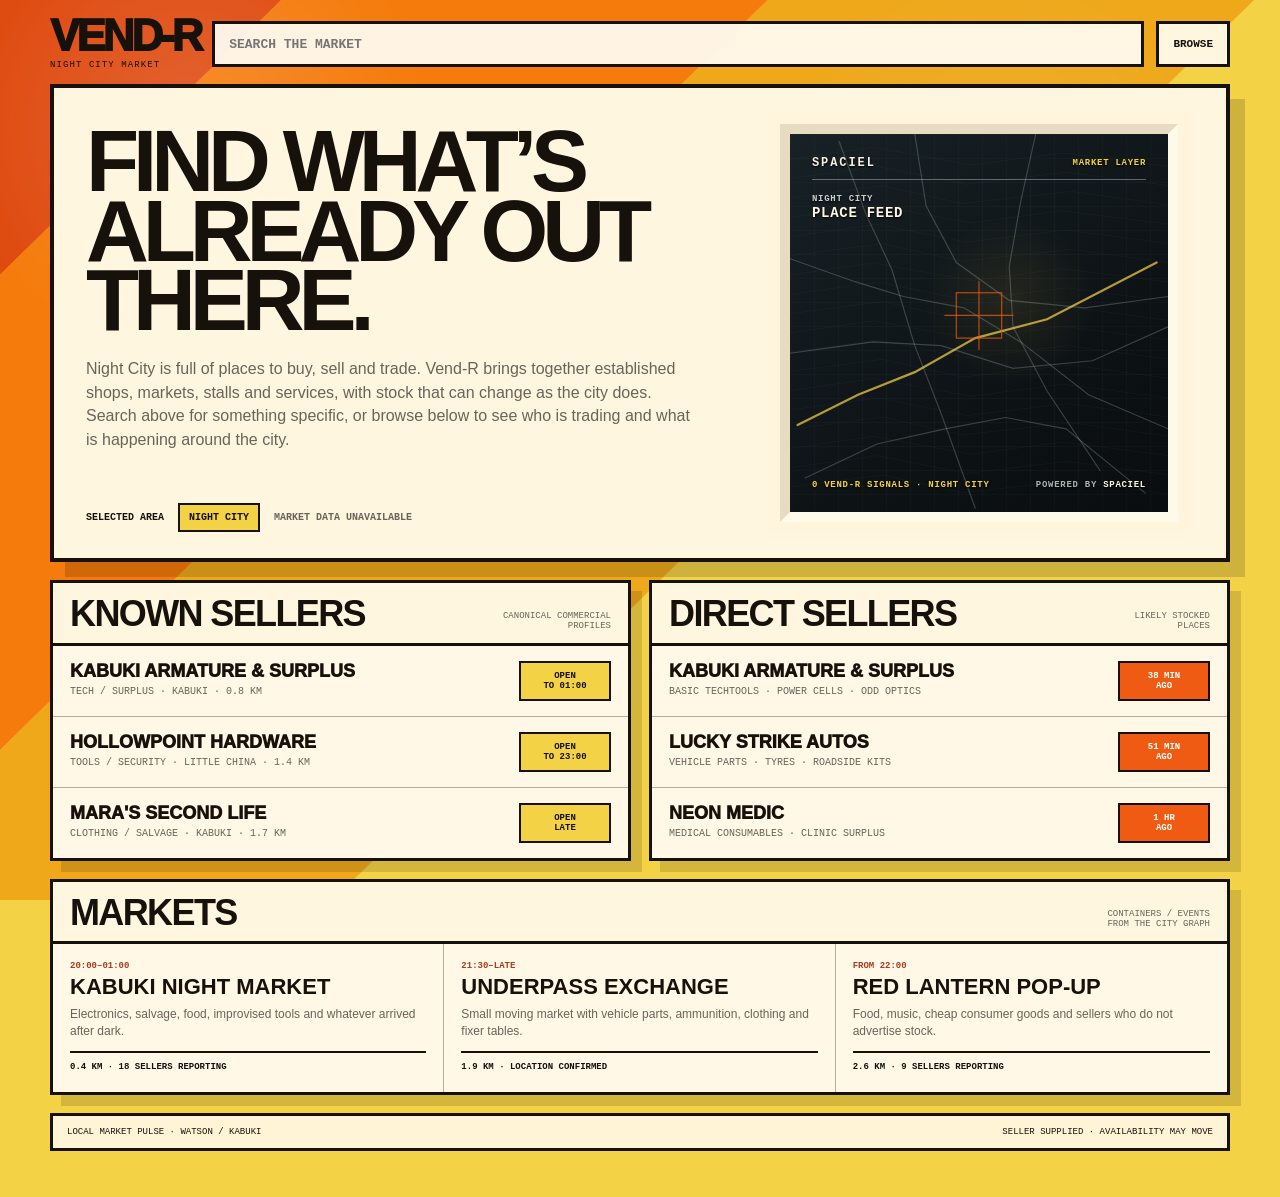
<file: docs/index.html>
<!doctype html>
<html lang="en">
<head>
<meta charset="utf-8">
<meta name="viewport" content="width=device-width,initial-scale=1">
<title>Vend-R · Night City Market</title>
<style>
:root{
  /* -------- LOCKED THEME -------- */
  --rear-1:#df4a0f;   /* deepest orange */
  --rear-2:#f57b0c;   /* tangerine */
  --rear-3:#eea81a;   /* amber */
  --rear-4:#f4d246;   /* yellow field */

  --front-1:#f05b13;
  --front-2:#f47b10;
  --front-3:#eda315;

  --cream:#fff6df;
  --paper:#fffaf0;
  --ink:#17110c;
  --muted:#6d625a;
  --rule:rgba(23,17,12,.32);

  --panel-border:3px solid var(--ink);
  --hero-border:4px solid var(--ink);
  --shadow:11px 11px 0 rgba(0,0,0,.13);
  --hero-shadow:15px 15px 0 rgba(0,0,0,.15);

  --slant:95vw;
  --band-step:38vw;
  --band-period:204vw;
  --bg-band-width:133vw;
  --bg-yellow-width:185vw;

  --fg-start:135vw;
  --fg-end:-360vw;
  --bg-base:-99.5vw;
}
*{box-sizing:border-box}
html{background:var(--rear-4)}
body{
  margin:0;
  min-height:100vh;
  background:var(--rear-4);
  color:var(--ink);
  font-family:Arial,Helvetica,sans-serif;
}
button,input{font:inherit}

/* -------- BACKGROUND FIELD -------- */
.background{
  position:fixed;
  inset:0;
  z-index:0;
  overflow:hidden;
  background:var(--rear-4);
}
.bg-train{
  position:absolute;
  inset:0 auto 0 0;
  width:5000vw;
  will-change:transform;
}
.bg-period{
  position:absolute;
  top:0;
  width:var(--band-period);
  height:100%;
}
.bg-band{
  position:absolute;
  top:-16vh;
  height:132vh;
  width:var(--bg-band-width);
  clip-path:polygon(var(--slant) 0,100% 0,var(--band-step) 100%,0 100%);
}
.bg-band.one{left:0;background:var(--rear-1)}
.bg-band.two{left:38vw;background:var(--rear-2)}
.bg-band.three{left:76vw;background:var(--rear-3)}
.bg-band.four{
  left:114vw;
  width:var(--bg-yellow-width);
  clip-path:polygon(var(--slant) 0,100% 0,90vw 100%,0 100%);
  background:var(--rear-4);
}
.background:after{
  content:"";
  position:absolute;
  inset:0;
  pointer-events:none;
  background:
    radial-gradient(circle at 15% 14%, rgba(255,255,255,.14), transparent 18%),
    radial-gradient(circle at 78% 20%, rgba(255,255,255,.09), transparent 18%);
}

/* -------- GLOBAL APP FRAME -------- */
.app{position:relative;z-index:10}
.view{display:none}
.view.active{display:block}
.shell{
  width:min(1180px, calc(100% - 28px));
  margin:0 auto;
  padding:18px 0 46px;
}
.topbar{
  display:grid;
  grid-template-columns:auto 1fr auto;
  align-items:center;
  gap:12px;
  margin-bottom:14px;
}
.brand{
  font-weight:1000;
  font-size:clamp(28px,4vw,44px);
  letter-spacing:-.07em;
  line-height:.8;
}
.brand small{
  display:block;
  margin-top:7px;
  font:9px ui-monospace,SFMono-Regular,Menlo,monospace;
  letter-spacing:.12em;
  text-transform:uppercase;
}
.inline-search{
  position:relative;
  height:46px;
  border:3px solid var(--ink);
  background:rgba(255,250,240,.95);
  display:flex;
  align-items:center;
}
.search-suggest{
  position:absolute;
  z-index:300;
  top:calc(100% + 7px);
  left:-3px;
  right:-3px;
  border:3px solid var(--ink);
  background:var(--paper);
  box-shadow:7px 7px 0 rgba(23,17,12,.28);
  max-height:min(62vh,520px);
  overflow:auto;
}
.search-suggest[hidden]{display:none}
.suggest-head{
  padding:8px 11px;
  border-bottom:2px solid var(--ink);
  background:var(--cream);
  color:var(--muted);
  font:900 8px ui-monospace,SFMono-Regular,Menlo,monospace;
  text-transform:uppercase;
  letter-spacing:.08em;
}
.suggest-row{
  width:100%;
  border:0;
  border-bottom:1px solid var(--rule);
  background:transparent;
  color:var(--ink);
  padding:10px 11px;
  text-align:left;
  cursor:pointer;
}
.suggest-row:last-child{border-bottom:0}
.suggest-row:hover,.suggest-row.active{background:rgba(244,210,70,.22)}
.suggest-row strong{
  display:block;
  font-size:14px;
  line-height:1;
  text-transform:uppercase;
}
.suggest-row span{
  display:block;
  margin-top:4px;
  color:var(--muted);
  font:800 8px ui-monospace,SFMono-Regular,Menlo,monospace;
  text-transform:uppercase;
}
.suggest-row.search-all{
  background:var(--rear-4);
  border-top:2px solid var(--ink);
}
.search-page-hero{
  padding:22px 24px 24px;
}
.search-page-hero .hero-title{
  margin-bottom:12px;
  font-size:clamp(42px,7.5vw,88px);
}
.search-page-copy{
  max-width:760px;
  color:var(--muted);
  font-size:14px;
  line-height:1.45;
}
.search-page-form{
  display:grid;
  grid-template-columns:minmax(0,1fr) auto;
  margin-top:18px;
  border:4px solid var(--ink);
  background:var(--paper);
}
.search-page-form input{
  min-width:0;
  border:0;
  outline:0;
  background:transparent;
  padding:0 16px;
  min-height:58px;
  color:var(--ink);
  font:900 17px ui-monospace,SFMono-Regular,Menlo,monospace;
  text-transform:uppercase;
}
.search-page-form button{
  border:0;
  border-left:4px solid var(--ink);
  padding:0 18px;
  background:var(--front-1);
  color:#fff;
  font:1000 11px ui-monospace,SFMono-Regular,Menlo,monospace;
  text-transform:uppercase;
  cursor:pointer;
}
.search-empty{
  margin-top:18px;
  border:4px solid var(--ink);
  background:var(--cream);
  box-shadow:var(--shadow);
  padding:22px;
  font-weight:900;
  text-transform:uppercase;
}
@media(max-width:520px){
  .search-page-form{grid-template-columns:1fr}
  .search-page-form button{min-height:44px;border-left:0;border-top:4px solid var(--ink)}
}
.inline-search input{
  width:100%;
  height:100%;
  border:0;
  outline:0;
  background:transparent;
  padding:0 14px;
  color:var(--ink);
  font:700 13px ui-monospace,SFMono-Regular,Menlo,monospace;
}
.action-btn{
  height:46px;
  border:3px solid var(--ink);
  background:var(--cream);
  padding:0 14px;
  color:var(--ink);
  font:900 11px ui-monospace,SFMono-Regular,Menlo,monospace;
  text-transform:uppercase;
  cursor:pointer;
}

.hero{
  background:var(--cream);
  border:var(--hero-border);
  box-shadow:var(--hero-shadow);
  padding:26px;
  margin-bottom:18px;
}
.home-hero{padding:0;overflow:hidden}
.home-hero-grid{
  display:grid;
  grid-template-columns:minmax(0,1fr) clamp(414px,40vw,494px);
  min-height:438px;
  align-items:stretch;
}
.home-hero-copy{
  padding:30px 28px 26px 32px;
  display:flex;
  flex-direction:column;
  justify-content:space-between;
  gap:30px;
}
.home-hero .hero-title{
  max-width:720px;
  margin-bottom:22px;
  font-size:clamp(46px,6.8vw,88px);
}
.home-hero .hero-copy{max-width:640px;font-size:16px}
.hero-location-line{margin-top:0}

/* Spaciel sits inside an equal cream surround. The bevel is one simple sloped frame. */
.spaciel-aperture{
  position:relative;
  align-self:center;
  justify-self:center;
  width:calc(100% - 48px);
  max-width:422px;
  aspect-ratio:1/1;
  margin:24px;
  padding:12px;
  background:#fff4dc;
}
.spaciel-cutin{
  position:relative;
  width:100%;
  height:100%;
  min-width:0;
  min-height:0;
  overflow:hidden;
  border:10px solid;
  border-color:
    #e7dcc2
    #fff9e9
    #fff9e9
    #e7dcc2;
  background:
    radial-gradient(circle at 58% 44%,rgba(244,210,70,.09),transparent 28%),
    linear-gradient(145deg,#172126,#0d1215 64%,#090d0f);
  color:#f5f0df;
  isolation:isolate;
}
.spaciel-cutin:after{
  content:"";
  position:absolute;
  inset:0;
  pointer-events:none;
  z-index:2;
  box-shadow:inset 0 0 55px rgba(0,0,0,.62);
  background:
    linear-gradient(rgba(255,255,255,.025) 1px,transparent 1px),
    linear-gradient(90deg,rgba(255,255,255,.025) 1px,transparent 1px);
  background-size:24px 24px;
  mix-blend-mode:screen;
}
#spacielCanvas{
  position:absolute;
  inset:0;
  width:100%;
  height:100%;
  z-index:1;
}
.spaciel-hud{
  position:absolute;
  z-index:3;
  font:900 9px ui-monospace,SFMono-Regular,Menlo,monospace;
  letter-spacing:.08em;
  text-transform:uppercase;
  text-shadow:0 1px 2px #000;
}
.spaciel-topline{
  top:22px;left:22px;right:22px;
  display:flex;justify-content:space-between;align-items:center;
  padding-bottom:9px;border-bottom:1px solid rgba(255,246,223,.35);
}
.spaciel-topline strong{font-size:12px;letter-spacing:.16em}
.spaciel-topline span{color:#f4d246}
.spaciel-place{top:60px;left:22px;color:#c9d2cf;line-height:1.25}
.spaciel-place strong{color:#fff6df;font-size:14px}
.spaciel-readout{
  left:22px;bottom:22px;
  color:#f4d246;
}
.spaciel-powered{
  right:22px;bottom:22px;color:#aab6b2;text-align:right;
}
.spaciel-powered strong{color:#fff6df}

.kicker{
  font:10px ui-monospace,SFMono-Regular,Menlo,monospace;
  color:#a73c20;
  text-transform:uppercase;
  letter-spacing:.14em;
}
.hero-title{
  margin:8px 0 18px;
  font-size:clamp(48px,8vw,100px);
  line-height:.8;
  letter-spacing:-.07em;
  text-transform:uppercase;
}
.hero-title.vendor{
  font-size:clamp(43px,7.6vw,88px);
  line-height:.82;
}
.hero-copy{
  max-width:760px;
  margin:0;
  color:var(--muted);
  font-size:15px;
  line-height:1.48;
}
.hero-meta{
  display:flex;
  flex-wrap:wrap;
  gap:8px;
  margin:14px 0 18px;
}
.tag{
  border:2px solid var(--ink);
  background:var(--paper);
  padding:7px 9px 6px;
  font:900 10px ui-monospace,SFMono-Regular,Menlo,monospace;
  text-transform:uppercase;
}
.tag.yellow{background:var(--rear-4)}
.tag.orange{background:var(--front-1); color:#fff}
.hero-search{
  border:4px solid var(--ink);
  background:var(--paper);
  min-height:68px;
  display:grid;
  grid-template-columns:1fr auto;
}
.hero-search input{
  min-width:0;
  border:0;
  outline:0;
  background:transparent;
  color:var(--ink);
  padding:0 18px;
  font:900 clamp(15px,2.2vw,23px) ui-monospace,SFMono-Regular,Menlo,monospace;
  text-transform:uppercase;
}
.hero-search button{
  border:0;
  border-left:4px solid var(--ink);
  background:var(--front-1);
  color:#fff;
  padding:0 22px;
  font:1000 12px ui-monospace,SFMono-Regular,Menlo,monospace;
  text-transform:uppercase;
}
.nearby-line{
  display:flex;
  flex-wrap:wrap;
  gap:8px 14px;
  align-items:center;
  margin-top:13px;
  font:900 10px ui-monospace,SFMono-Regular,Menlo,monospace;
  text-transform:uppercase;
}
.token{
  border:2px solid var(--ink);
  background:var(--rear-4);
  padding:7px 9px;
}
.muted{color:var(--muted)}

/* -------- PANELS -------- */
.grid-2{
  display:grid;
  grid-template-columns:1fr 1fr;
  gap:18px;
}
.grid-wide{grid-column:1/-1}
.vendor-layout{
  display:grid;
  grid-template-columns:minmax(0,1.75fr) minmax(280px,.72fr);
  gap:18px;
}
.side-stack{
  display:grid;
  gap:18px;
}
.panel{
  background:var(--cream);
  border:var(--panel-border);
  box-shadow:var(--shadow);
}
.section-head{
  display:flex;
  justify-content:space-between;
  align-items:end;
  gap:12px;
  padding:15px 17px 12px;
  border-bottom:3px solid var(--ink);
}
.section-head h2{
  margin:0;
  font-size:clamp(24px,3vw,36px);
  line-height:.9;
  letter-spacing:-.045em;
  text-transform:uppercase;
}
.section-head span{
  color:var(--muted);
  text-align:right;
  font:9px ui-monospace,SFMono-Regular,Menlo,monospace;
  text-transform:uppercase;
}
.list-row{
  width:100%;
  border:0;
  border-bottom:1px solid var(--rule);
  background:rgba(255,250,240,.42);
  color:var(--ink);
  text-align:left;
  display:grid;
  grid-template-columns:minmax(0,1fr) auto;
  gap:12px;
  align-items:center;
  padding:15px 17px;
  cursor:pointer;
}
.list-row:last-child{border-bottom:0}
.list-row:hover{background:rgba(255,255,255,.38)}
.row-title{
  font-weight:1000;
  font-size:18px;
  line-height:1;
  text-transform:uppercase;
}
.row-sub{
  margin-top:5px;
  color:var(--muted);
  font:10px ui-monospace,SFMono-Regular,Menlo,monospace;
  line-height:1.35;
  text-transform:uppercase;
}
.row-status{
  min-width:92px;
  border:2px solid var(--ink);
  background:var(--rear-4);
  padding:8px 9px;
  text-align:center;
  font:900 9px ui-monospace,SFMono-Regular,Menlo,monospace;
  text-transform:uppercase;
}
.row-status.orange{background:var(--front-1); color:#fff}
.row-status.amber{background:var(--rear-3)}

.cards-3{
  display:grid;
  grid-template-columns:repeat(3,1fr);
}
.mini-card{
  padding:17px;
  min-height:148px;
  background:rgba(255,250,240,.38);
  border-right:1px solid var(--rule);
}
.mini-card:last-child{border-right:0}
.mini-time{
  font:900 9px ui-monospace,SFMono-Regular,Menlo,monospace;
  color:#a73c20;
  text-transform:uppercase;
}
.mini-card h3{
  margin:6px 0 8px;
  font-size:22px;
  line-height:.95;
  text-transform:uppercase;
}
.mini-card p{
  margin:0;
  color:var(--muted);
  font-size:12px;
  line-height:1.4;
}
.mini-dist{
  margin-top:12px;
  padding-top:9px;
  border-top:2px solid var(--ink);
  font:900 9px ui-monospace,SFMono-Regular,Menlo,monospace;
  text-transform:uppercase;
}


/* -------- ITEM-SEARCH ARRIVAL -------- */
.offer-focus{
  margin-bottom:18px;
  border:4px solid var(--ink);
  background:var(--cream);
  box-shadow:var(--shadow);
  padding:16px 18px 17px;
}
.offer-focus[hidden]{display:none}
.offer-focus-row{
  display:grid;
  grid-template-columns:minmax(0,1fr) auto;
  gap:18px;
  align-items:end;
}
.offer-focus h1{
  margin:5px 0 0;
  font-size:clamp(34px,6.6vw,72px);
  line-height:.86;
  letter-spacing:-.025em;
  text-transform:uppercase;
}
.offer-readout{
  min-width:132px;
  text-align:right;
}
.offer-readout strong{
  display:block;
  font:1000 clamp(20px,3.5vw,34px) ui-monospace,SFMono-Regular,Menlo,monospace;
}
.offer-readout span,
.offer-sub{
  display:block;
  margin-top:5px;
  color:var(--muted);
  font:900 9px ui-monospace,SFMono-Regular,Menlo,monospace;
  letter-spacing:.08em;
  text-transform:uppercase;
}
.stock-row{padding:10px 16px}
.stock-name{
  font-size:23px;
  line-height:.98;
  letter-spacing:-.012em;
}
.stock-sub{font-size:11px;line-height:1.25;margin-top:4px}
.stock-meta{font-size:11px;line-height:1.28}
.stock-meta strong{font-size:14px}
.stock-name.related{
  color:var(--front-2);
  -webkit-text-stroke:1.9px var(--ink);
  paint-order:stroke fill;
  text-shadow:.8px .8px 0 var(--ink);
}
.stock-name.exact{
  color:var(--rear-2);
  -webkit-text-stroke:2.1px var(--ink);
  paint-order:stroke fill;
  text-shadow:1px 1px 0 var(--ink);
  animation:vendrFocus 2.5s cubic-bezier(.22,.72,.18,1);
}
@keyframes vendrFocus{
  0%,100%{color:var(--rear-2)}
  40%,68%{color:var(--rear-4)}
}
.stock-row.exact-row{background:rgba(244,210,70,.14)}
.stock-row.related-row{background:rgba(244,123,16,.06)}
@media (max-width:760px){
  .offer-focus-row{grid-template-columns:1fr}
  .offer-readout{text-align:left}
}


/* -------- SEARCH RESULT OFFERS -------- */
.search-offer-section{
  margin-top:18px;
  border:4px solid var(--ink);
  background:var(--cream);
  box-shadow:var(--shadow);
}
.search-offer-head{
  display:flex;
  justify-content:space-between;
  gap:14px;
  align-items:end;
  padding:12px 14px 10px;
  border-bottom:3px solid var(--ink);
}
.search-offer-head h2{
  margin:0;
  font-size:24px;
  line-height:.95;
  text-transform:uppercase;
}
.search-offer-head span{
  color:var(--muted);
  font:900 9px ui-monospace,SFMono-Regular,Menlo,monospace;
  text-transform:uppercase;
  text-align:right;
}
.search-offer-list{display:grid}
.search-offer{
  width:100%;
  border:0;
  border-bottom:1px solid var(--rule);
  background:rgba(255,250,240,.56);
  color:var(--ink);
  display:grid;
  grid-template-columns:minmax(0,1.45fr) minmax(0,1fr) auto;
  gap:14px;
  align-items:center;
  padding:11px 14px;
  text-align:left;
  cursor:pointer;
}
.search-offer:last-child{border-bottom:0}
.search-offer:hover{background:rgba(244,210,70,.14)}
.search-offer .item-name,
.search-offer .seller-name{
  display:block;
  font-size:20px;
  line-height:1;
  font-weight:1000;
  text-transform:uppercase;
}
.search-offer .seller-name{font-size:17px}
.search-offer .item-meta,
.search-offer .place-meta,
.search-offer .price-meta{
  display:block;
  margin-top:4px;
  color:var(--muted);
  font:900 9px ui-monospace,SFMono-Regular,Menlo,monospace;
  text-transform:uppercase;
  letter-spacing:.05em;
}
.search-offer .price-block{
  min-width:104px;
  text-align:right;
}
.search-offer .price{
  display:block;
  font:1000 20px ui-monospace,SFMono-Regular,Menlo,monospace;
}
.search-offer.plausible .price{
  font-size:11px;
  color:var(--muted);
}
.search-offer.exact-mode{
  grid-template-columns:minmax(0,1fr) auto;
}
.search-offer.exact-mode .item-col{display:none}
@media(max-width:700px){
  .search-offer{
    grid-template-columns:minmax(0,1fr) auto;
  }
  .search-offer .seller-col{grid-column:1}
  .search-offer .price-block{grid-column:2;grid-row:1 / span 2}
  .search-offer.exact-mode{grid-template-columns:minmax(0,1fr) auto}
}


/* -------- NEARBY SEARCH PAGE -------- */
.search-nearby-hero{padding:0;overflow:hidden}
.search-nearby-grid{
  display:grid;
  grid-template-columns:minmax(0,1.2fr) clamp(370px,38vw,470px);
  min-height:430px;
  align-items:stretch;
}
.search-nearby-copy{
  padding:27px 25px 24px 29px;
  display:flex;
  flex-direction:column;
  min-width:0;
}
.search-nearby-copy .hero-title{
  margin:5px 0 7px;
  font-size:clamp(42px,6.5vw,78px);
}
.search-query-line{
  color:var(--muted);
  font:900 10px ui-monospace,SFMono-Regular,Menlo,monospace;
  text-transform:uppercase;
  letter-spacing:.06em;
  margin-bottom:13px;
}
.nearby-offer-list{
  border-top:3px solid var(--ink);
  margin-top:auto;
}
.nearby-offer{
  width:100%;
  border:0;
  border-bottom:1px solid var(--rule);
  background:transparent;
  color:var(--ink);
  display:grid;
  grid-template-columns:minmax(0,1fr) auto;
  gap:12px;
  align-items:center;
  padding:10px 0;
  text-align:left;
  cursor:pointer;
}
.nearby-offer:last-child{border-bottom:0}
.nearby-offer:hover{background:rgba(244,210,70,.12)}
.nearby-offer strong{
  display:block;
  font-size:16px;
  line-height:1;
  text-transform:uppercase;
}
.nearby-offer span{
  display:block;
  margin-top:4px;
  color:var(--muted);
  font:900 8px ui-monospace,SFMono-Regular,Menlo,monospace;
  text-transform:uppercase;
}
.nearby-offer .nearby-price{
  margin:0;
  min-width:82px;
  text-align:right;
  color:var(--ink);
  font-size:15px;
}
.search-location-card{
  position:relative;
  align-self:center;
  justify-self:center;
  width:calc(100% - 48px);
  max-width:410px;
  aspect-ratio:1/1;
  margin:24px;
  padding:12px;
  background:#fff4dc;
}
.search-location-card .spaciel-cutin{height:100%}
.search-location-label{
  position:absolute;
  z-index:4;
  left:22px;
  right:22px;
  bottom:54px;
  border:2px solid rgba(255,246,223,.72);
  background:rgba(12,17,20,.78);
  padding:9px 10px;
  color:#fff6df;
}
.search-location-label span{
  display:block;
  color:#c9d2cf;
  font:800 8px ui-monospace,SFMono-Regular,Menlo,monospace;
  text-transform:uppercase;
}
.search-location-label strong{
  display:block;
  margin-top:3px;
  font-size:16px;
  text-transform:uppercase;
}
.search-location-label small{
  display:block;
  margin-top:3px;
  color:#f4d246;
  font:800 8px ui-monospace,SFMono-Regular,Menlo,monospace;
  text-transform:uppercase;
}
.results-sort{
  display:flex;
  flex-wrap:wrap;
  gap:6px;
  padding:10px 14px;
  border-bottom:2px solid var(--ink);
  background:rgba(255,250,240,.45);
}
.results-sort button{
  border:2px solid var(--ink);
  background:var(--paper);
  padding:6px 8px;
  color:var(--ink);
  font:900 8px ui-monospace,SFMono-Regular,Menlo,monospace;
  text-transform:uppercase;
  cursor:pointer;
}
.results-sort button.on{background:var(--rear-4)}
.related-items{
  display:grid;
  grid-template-columns:repeat(3,minmax(0,1fr));
}
.related-item{
  border:0;
  border-right:1px solid var(--rule);
  background:rgba(255,250,240,.42);
  padding:15px;
  text-align:left;
  color:var(--ink);
  cursor:pointer;
}
.related-item:last-child{border-right:0}
.related-item:hover{background:rgba(244,210,70,.14)}
.related-item strong{
  display:block;
  font-size:17px;
  line-height:1;
  text-transform:uppercase;
}
.related-item span{
  display:block;
  margin-top:5px;
  color:var(--muted);
  font:900 8px ui-monospace,SFMono-Regular,Menlo,monospace;
  text-transform:uppercase;
}
@media(max-width:760px){
  .search-nearby-grid{grid-template-columns:1fr}
  .search-location-card{width:calc(100% - 36px);margin:0 18px 18px}
  .related-items{grid-template-columns:1fr}
  .related-item{border-right:0;border-bottom:1px solid var(--rule)}
  .related-item:last-child{border-bottom:0}
}

/* -------- VENDOR PAGE -------- */
.vendor-hero{
  padding:0;
  overflow:hidden;
}
.vendor-photo-strip{
  position:relative;
  min-height:245px;
  padding:25px 27px 22px;
  display:flex;
  flex-direction:column;
  justify-content:flex-end;
  overflow:hidden;
  background:
    linear-gradient(90deg,rgba(23,17,12,.48) 0%,rgba(23,17,12,.22) 46%,rgba(23,17,12,.04) 100%),
    linear-gradient(135deg,#7b6b58,#d5c8ae);
  background-size:cover;
  background-position:50% 50%;
  color:var(--cream);
}
.vendor-photo-strip:after{
  content:"";
  position:absolute;
  inset:0;
  pointer-events:none;
  background:linear-gradient(180deg,rgba(0,0,0,.015),rgba(0,0,0,.07));
}
.vendor-photo-content{
  position:relative;
  z-index:1;
  max-width:930px;
}
.vendor-photo-strip .kicker{
  color:#ffd86a;
  text-shadow:0 1px 2px rgba(0,0,0,.7);
}
.vendor-photo-strip .hero-title.vendor{
  color:var(--cream);
  margin-bottom:17px;
  text-shadow:0 2px 3px rgba(0,0,0,.72),0 0 10px rgba(0,0,0,.24);
}
.vendor-photo-strip .hero-meta{margin-bottom:0}
.vendor-photo-strip .tag{
  color:var(--ink);
  text-shadow:none;
}
.vendor-photo-credit{
  position:absolute;
  right:13px;
  bottom:10px;
  z-index:2;
  max-width:48%;
  text-align:right;
  color:rgba(255,246,223,.72);
  font:700 8px ui-monospace,SFMono-Regular,Menlo,monospace;
  letter-spacing:.05em;
  text-transform:uppercase;
}
.vendor-photo-credit a{
  color:inherit;
  text-decoration:none;
  border-bottom:1px solid rgba(255,246,223,.35);
}
.vendor-photo-credit a:hover{color:#fff}
.vendor-info-body{padding:22px 27px 25px}
.hero-columns{
  display:grid;
  grid-template-columns:minmax(0,1.5fr) minmax(220px,.7fr);
  gap:22px;
  align-items:end;
}
.owner{
  border-left:4px solid var(--ink);
  padding-left:13px;
}
.owner strong{
  display:block;
  text-transform:uppercase;
  font-size:17px;
}
.owner span{
  display:block;
  margin-top:4px;
  color:var(--muted);
  font:11px ui-monospace,SFMono-Regular,Menlo,monospace;
  line-height:1.35;
  text-transform:uppercase;
}
.restock-band{
  background:var(--rear-4);
  border-bottom:3px solid var(--ink);
  padding:10px 18px;
  font:900 10px ui-monospace,SFMono-Regular,Menlo,monospace;
  text-transform:uppercase;
}
.stock-row{
  display:grid;
  grid-template-columns:minmax(0,1.25fr) minmax(130px,.6fr) auto;
  gap:14px;
  align-items:center;
  padding:15px 18px;
  border-bottom:1px solid var(--rule);
  background:rgba(255,250,240,.42);
}
.stock-row:last-child{border-bottom:0}
.stock-name{
  font-size:19px;
  font-weight:1000;
  line-height:1;
  text-transform:uppercase;
}
.stock-sub{
  margin-top:5px;
  color:var(--muted);
  font:10px ui-monospace,SFMono-Regular,Menlo,monospace;
  line-height:1.35;
  text-transform:uppercase;
}
.stock-meta{
  font:10px ui-monospace,SFMono-Regular,Menlo,monospace;
  text-transform:uppercase;
  line-height:1.4;
}
.stock-meta strong{font-size:12px}
.price{
  min-width:88px;
  text-align:center;
  border:2px solid var(--ink);
  padding:10px 9px;
  background:var(--front-1);
  color:#fff;
  font:1000 16px ui-monospace,SFMono-Regular,Menlo,monospace;
}
.price.alt{background:var(--front-2)}
.price.amber{background:var(--rear-3); color:var(--ink)}
.fact-list{padding:3px 16px}
.fact{
  display:grid;
  grid-template-columns:92px 1fr;
  gap:10px;
  padding:12px 0;
  border-bottom:1px solid var(--rule);
}
.fact:last-child{border-bottom:0}
.fact dt{
  margin:0;
  color:var(--muted);
  font:9px ui-monospace,SFMono-Regular,Menlo,monospace;
  text-transform:uppercase;
}
.fact dd{
  margin:0;
  font-size:14px;
  font-weight:800;
}
.market-card-side{padding:17px 18px 18px}
.market-card-side h3{
  margin:5px 0 8px;
  font-size:25px;
  line-height:.95;
  text-transform:uppercase;
}
.market-card-side p{
  margin:0 0 14px;
  color:var(--muted);
  font-size:13px;
  line-height:1.4;
}
.market-line{
  border-top:2px solid var(--ink);
  padding-top:10px;
  font:900 10px ui-monospace,SFMono-Regular,Menlo,monospace;
  text-transform:uppercase;
}
.known-grid{
  display:grid;
  grid-template-columns:1fr 1fr;
  gap:7px;
  padding:15px 16px 17px;
}
.known-grid span{
  border:2px solid var(--ink);
  background:var(--paper);
  padding:9px;
  font:900 9px ui-monospace,SFMono-Regular,Menlo,monospace;
  text-transform:uppercase;
  text-align:center;
}

/* -------- TEMPLATE NOTES -------- */
.template-note{
  margin-top:18px;
  border:var(--panel-border);
  background:rgba(255,246,223,.96);
  box-shadow:var(--shadow);
  padding:12px 14px;
}
.template-note h3{
  margin:0 0 8px;
  font-size:16px;
  text-transform:uppercase;
}
.template-note ul{
  margin:8px 0 0 18px;
  padding:0;
  color:var(--muted);
  font-size:13px;
  line-height:1.5;
}

/* -------- FOOTER -------- */
.footer{
  margin-top:18px;
  border:var(--panel-border);
  background:rgba(255,246,223,.94);
  padding:11px 14px;
  display:flex;
  justify-content:space-between;
  gap:12px;
  font:9px ui-monospace,SFMono-Regular,Menlo,monospace;
  text-transform:uppercase;
}
.footer span:last-child{text-align:right}

/* -------- STINGER TRANSITION -------- */
.stinger-layer{
  position:fixed;
  inset:0;
  z-index:5000;
  overflow:hidden;
  pointer-events:none;
}
.fg-page{
  position:absolute;
  top:-16vh;
  width:320vw;
  height:132vh;
  clip-path:polygon(var(--slant) 0,100% 0,225vw 100%,0 100%);
  will-change:transform;
}
.fg-page.one{background:var(--front-1);z-index:1}
.fg-page.two{background:var(--front-2);z-index:2}
.fg-page.three{background:var(--front-3);z-index:3}

/* -------- RESPONSIVE -------- */
@media (max-width:920px) and (min-width:761px){
  .home-hero-grid{grid-template-columns:minmax(0,1fr) 390px}
  .home-hero-copy{padding:24px}
  .home-hero .hero-title{font-size:clamp(42px,5.6vw,64px)}
  .spaciel-aperture{width:calc(100% - 40px);margin:20px;padding:10px}
}
@media (max-width:760px){
  .shell{width:min(100% - 22px,680px);padding-top:11px}
  .topbar{grid-template-columns:1fr auto}
  .inline-search{grid-column:1/-1;grid-row:2}
  .grid-2,.vendor-layout{grid-template-columns:1fr}
  .home-hero-grid{grid-template-columns:1fr}
  .spaciel-aperture{
    width:calc(100% - 36px);
    margin:0 18px 18px;
    padding:10px;
    aspect-ratio:1/1;
  }
  .grid-wide{grid-column:auto}
  .cards-3{grid-template-columns:1fr}
  .mini-card{border-right:0;border-bottom:1px solid var(--rule)}
  .mini-card:last-child{border-bottom:0}
  .hero{padding:18px}
  .hero-columns{grid-template-columns:1fr}
  .vendor-photo-strip{min-height:205px;padding:20px 18px 18px}
  .vendor-info-body{padding:18px}
  .vendor-photo-credit{right:9px;bottom:8px;max-width:65%;font-size:7px}
  .side-stack{grid-template-columns:1fr 1fr}
  .side-stack .panel:first-child{grid-column:1/-1}
  .stock-row{
    grid-template-columns:1fr auto;
    gap:10px;
  }
  .stock-meta{grid-column:1}
  .price{grid-column:2;grid-row:1 / span 2}
}
@media (max-width:520px){
  .hero-title{font-size:48px}
  .home-hero-copy{padding:22px 18px}
  .home-hero .hero-title{font-size:52px}
  .hero-search{grid-template-columns:1fr}
  .hero-search input{min-height:60px}
  .hero-search button{
    border-left:0;
    border-top:4px solid var(--ink);
    min-height:46px;
  }
  .section-head{align-items:start;flex-direction:column}
  .section-head span{text-align:left}
  .side-stack{grid-template-columns:1fr}
  .side-stack .panel:first-child{grid-column:auto}
  .footer{display:grid}
  .footer span:last-child{text-align:left}
}

.template-note{display:none}
.mini-card[data-shop]{cursor:pointer}
.mini-card[data-shop]:hover{background:rgba(255,255,255,.48)}
.action-btn[disabled]{opacity:.65;cursor:default}

/* Place hierarchy: containers render child businesses in the main list. */
.parent-location-link{
  display:block;width:100%;margin-top:14px;padding:11px 12px;border:2px solid var(--ink);
  background:var(--paper);color:var(--ink);text-align:left;cursor:pointer;
}
.parent-location-link:hover{background:var(--rear-4)}
.parent-location-link>span,.parent-location-link>small{
  display:block;font:900 8px ui-monospace,SFMono-Regular,Menlo,monospace;
  text-transform:uppercase;letter-spacing:.08em;color:var(--muted);
}
.parent-location-link>strong{display:block;margin:4px 0;font-size:14px;text-transform:uppercase}
.place-row{
  width:100%;border:0;border-bottom:1px solid var(--rule);background:rgba(255,250,240,.42);
  display:grid;grid-template-columns:minmax(0,1fr) minmax(120px,.42fr) auto;
  gap:14px;align-items:center;padding:15px 18px;text-align:left;color:var(--ink);cursor:pointer;
}
.place-row:hover{background:rgba(255,255,255,.55)}
.place-row:last-child{border-bottom:0}
.place-row .place-name{font-size:19px;font-weight:1000;line-height:1;text-transform:uppercase}
.place-row .place-desc{margin-top:6px;color:var(--muted);font-size:11px;line-height:1.4}
.place-row .place-tags{display:flex;gap:5px;flex-wrap:wrap;margin-top:8px}
.place-row .place-tag{
  border:1px solid var(--ink);padding:4px 6px;background:var(--paper);
  font:900 8px ui-monospace,SFMono-Regular,Menlo,monospace;text-transform:uppercase;
}
.place-row .place-meta{
  text-align:right;font:9px/1.35 ui-monospace,SFMono-Regular,Menlo,monospace;
  text-transform:uppercase;color:var(--muted);
}
.place-row .place-meta strong{display:block;color:var(--ink)}
.place-row .place-arrow{font:1000 10px ui-monospace,SFMono-Regular,Menlo,monospace;text-transform:uppercase}
.stock-subsection-title{
  padding:12px 18px;border-bottom:3px solid var(--ink);background:var(--rear-4);
  font:1000 10px ui-monospace,SFMono-Regular,Menlo,monospace;text-transform:uppercase;letter-spacing:.07em;
}
@media(max-width:760px){
  .place-row{grid-template-columns:minmax(0,1fr) auto}
  .place-row .place-meta{grid-column:1;text-align:left}
  .place-row .place-arrow{grid-column:2;grid-row:1/3}
}

</style>
</head>
<body>

<div class="background">
  <div class="bg-train" id="bgTrain"></div>
</div>

<div class="app">
  <!-- ========== HOME TEMPLATE ========== -->
  <section class="view active" id="homeView">
    <div class="shell">
      <header class="topbar">
        <div class="brand">VEND-R<small>Night City Market</small></div>
        <label class="inline-search">
          <input id="marketSearchTop" type="search" placeholder="SEARCH THE MARKET" autocomplete="off">
          <div class="search-suggest" id="marketSuggest" hidden></div>
        </label>
        <button class="action-btn" id="marketBrowseButton">Browse</button>
      </header>

      <section class="hero home-hero">
        <div class="home-hero-grid">
          <div class="home-hero-copy">
            <div>
              <h1 class="hero-title">Find what’s already out there.</h1>
              <p class="hero-copy">
                Night City is full of places to buy, sell and trade. Vend-R brings together established shops,
                markets, stalls and services, with stock that can change as the city does. Search above for
                something specific, or browse below to see who is trading and what is happening around the city.
              </p>
            </div>

            <div class="nearby-line hero-location-line">
              <span>Selected area</span>
              <span class="token">Night City</span>
              <span class="muted" id="marketPulse">Connecting to Night City market data…</span>
            </div>
          </div>

          <div class="spaciel-aperture">
            <div class="spaciel-cutin" aria-label="Spaciel Night City market layer preview">
              <canvas id="spacielCanvas"></canvas>
              <div class="spaciel-hud spaciel-topline">
                <strong>SPACIEL</strong><span>MARKET LAYER</span>
              </div>
              <div class="spaciel-hud spaciel-place">
                NIGHT CITY<br><strong>PLACE FEED</strong>
              </div>
              <div class="spaciel-hud spaciel-readout" id="spacielReadout">CONNECTING…</div>
              <div class="spaciel-hud spaciel-powered">POWERED BY <strong>SPACIEL</strong></div>
            </div>
          </div>
        </div>
      </section>

      <div class="grid-2">
        <section class="panel" id="primarySellerPanel">
          <div class="section-head">
            <h2 id="primarySellerTitle">Known sellers</h2>
            <span id="primarySellerMeta">Canonical commercial<br>profiles</span>
          </div>

          <button class="list-row js-open-vendor">
            <div>
              <div class="row-title">Kabuki Armature &amp; Surplus</div>
              <div class="row-sub">Tech / surplus · Kabuki · 0.8 km</div>
            </div>
            <div class="row-status">Open<br>to 01:00</div>
          </button>

          <button class="list-row">
            <div>
              <div class="row-title">Hollowpoint Hardware</div>
              <div class="row-sub">Tools / security · Little China · 1.4 km</div>
            </div>
            <div class="row-status">Open<br>to 23:00</div>
          </button>

          <button class="list-row">
            <div>
              <div class="row-title">Mara's Second Life</div>
              <div class="row-sub">Clothing / salvage · Kabuki · 1.7 km</div>
            </div>
            <div class="row-status">Open<br>late</div>
          </button>
        </section>

        <section class="panel" id="secondarySellerPanel">
          <div class="section-head">
            <h2 id="secondarySellerTitle">Direct sellers</h2>
            <span id="secondarySellerMeta">Likely stocked<br>places</span>
          </div>

          <button class="list-row js-open-vendor">
            <div>
              <div class="row-title">Kabuki Armature &amp; Surplus</div>
              <div class="row-sub">Basic techtools · power cells · odd optics</div>
            </div>
            <div class="row-status orange">38 min<br>ago</div>
          </button>

          <button class="list-row">
            <div>
              <div class="row-title">Lucky Strike Autos</div>
              <div class="row-sub">Vehicle parts · tyres · roadside kits</div>
            </div>
            <div class="row-status orange">51 min<br>ago</div>
          </button>

          <button class="list-row">
            <div>
              <div class="row-title">Neon Medic</div>
              <div class="row-sub">Medical consumables · clinic surplus</div>
            </div>
            <div class="row-status orange">1 hr<br>ago</div>
          </button>
        </section>

        <section class="panel grid-wide" id="marketPanel">
          <div class="section-head">
            <h2 id="marketPanelTitle">Markets</h2>
            <span id="marketPanelMeta">Containers / events<br>from the city graph</span>
          </div>

          <div class="cards-3" id="marketCards">
            <article class="mini-card">
              <div class="mini-time">20:00–01:00</div>
              <h3>Kabuki Night Market</h3>
              <p>Electronics, salvage, food, improvised tools and whatever arrived after dark.</p>
              <div class="mini-dist">0.4 km · 18 sellers reporting</div>
            </article>

            <article class="mini-card">
              <div class="mini-time">21:30–late</div>
              <h3>Underpass Exchange</h3>
              <p>Small moving market with vehicle parts, ammunition, clothing and fixer tables.</p>
              <div class="mini-dist">1.9 km · location confirmed</div>
            </article>

            <article class="mini-card">
              <div class="mini-time">From 22:00</div>
              <h3>Red Lantern Pop-Up</h3>
              <p>Food, music, cheap consumer goods and sellers who do not advertise stock.</p>
              <div class="mini-dist">2.6 km · 9 sellers reporting</div>
            </article>
          </div>
        </section>
      </div>

      <div class="template-note">
        <h3>Homepage template rules</h3>
        <ul>
          <li>Lead with the large search ask.</li>
          <li>Front page objects are shops, sellers, and markets — not abstract product categories.</li>
          <li>Favour states like open now, restocked recently, and tonight.</li>
          <li>Cards should stay cream-on-field, with dark text and orange/yellow used as status emphasis.</li>
        </ul>
      </div>

      <footer class="footer">
        <span>Local market pulse · Watson / Kabuki</span>
        <span>Seller supplied · availability may move</span>
      </footer>
    </div>
  </section>

  <!-- ========== SEARCH RESULTS ========== -->
  <section class="view" id="searchView">
    <div class="shell">
      <header class="topbar">
        <div class="brand">VEND-R<small>Night City Market</small></div>
        <form class="inline-search" id="searchPageForm">
          <input id="searchPageInput" type="search" placeholder="SEARCH AGAIN" autocomplete="off">
        </form>
        <button class="action-btn" id="searchBackHome">← Market</button>
      </header>

      <section class="hero search-nearby-hero">
        <div class="search-nearby-grid">
          <div class="search-nearby-copy">
            <div class="kicker" id="searchModeLabel">Broad search</div>
            <h1 class="hero-title">Results nearby</h1>
            <div class="search-query-line" id="searchQueryLine">Searching Night City…</div>
            <div class="nearby-offer-list" id="nearbyOffersList"></div>
          </div>

          <div class="search-location-card">
            <div class="spaciel-cutin" aria-label="Spaciel search area preview">
              <canvas id="searchSpacielCanvas"></canvas>
              <div class="spaciel-hud spaciel-topline">
                <strong>SPACIEL</strong><span>SEARCH AREA</span>
              </div>
              <div class="spaciel-hud spaciel-place">
                RESULTS<br><strong id="searchMapQuery">NEARBY</strong>
              </div>
              <div class="spaciel-hud spaciel-readout" id="searchSpacielReadout">CONNECTING…</div>
              <div class="search-location-label">
                <span>Nearby to</span>
                <strong id="searchLocationName">Night City</strong>
                <small id="searchLocationMode">City-wide · changeable later</small>
              </div>
              <div class="spaciel-hud spaciel-powered">POWERED BY <strong>SPACIEL</strong></div>
            </div>
          </div>
        </div>
      </section>

      <section class="search-offer-section" id="availableOffersSection" hidden>
        <div class="search-offer-head">
          <h2>More results</h2>
          <span id="availableOffersMeta">Current stock</span>
        </div>
        <div class="results-sort" id="resultsSort">
          <button type="button" data-sort="location" class="on">Location</button>
          <button type="button" data-sort="price">Lowest price</button>
          <button type="button" data-sort="condition">Condition</button>
          <button type="button" data-sort="availability">Availability</button>
        </div>
        <div class="search-offer-list" id="availableOffersList"></div>
      </section>

      <section class="search-offer-section" id="plausibleOffersSection" hidden>
        <div class="search-offer-head">
          <h2>Other likely sellers</h2>
          <span>Profile fit · not in current stock</span>
        </div>
        <div class="search-offer-list" id="plausibleOffersList"></div>
      </section>

      <section class="search-offer-section" id="relatedItemsSection" hidden>
        <div class="search-offer-head">
          <h2>Related items</h2>
          <span>Same catalogue family · compatibility links later</span>
        </div>
        <div class="related-items" id="relatedItemsList"></div>
      </section>

      <div class="search-empty" id="searchEmpty" hidden>No current Vend-R matches.</div>

      <footer class="footer">
        <span id="searchFooterLeft">Night City market search</span>
        <span>Current stock · live seller profiles</span>
      </footer>
    </div>
  </section>

  <!-- ========== VENDOR TEMPLATE ========== -->
  <section class="view" id="vendorView">
    <div class="shell">
      <header class="topbar">
        <div class="brand">VEND-R<small>Night City Market</small></div>
        <label class="inline-search"><input id="shopSearch" type="search" placeholder="SEARCH THIS SHOP"></label>
        <button class="action-btn" id="backToMarket">← Back</button>
      </header>

      <section class="offer-focus" id="offerFocus" hidden>
        <div class="kicker" id="offerKicker">Current offer</div>
        <div class="offer-focus-row">
          <h1 id="offerItemName">Selected item</h1>
          <div class="offer-readout">
            <strong id="offerPrice">—</strong>
            <span id="offerQuantity">—</span>
          </div>
        </div>
        <div class="offer-sub" id="offerSub"></div>
      </section>

      <section class="hero vendor-hero">
        <div class="vendor-photo-strip" id="vendorPhotoStrip">
          <div class="vendor-photo-content">
            <div class="kicker" id="vendorKicker">Night City / seller profile</div>
            <h1 class="hero-title vendor" id="vendorName">Seller</h1>

            <div class="hero-meta">
              <span class="tag yellow" id="vendorStatus">Profile</span>
              <span class="tag" id="vendorDistrict">Night City</span>
              <span class="tag" id="vendorType">Commercial place</span>
              <span class="tag orange" id="vendorStockMode">Stock model</span>
            </div>
          </div>
          <div class="vendor-photo-credit" id="vendorPhotoCredit"></div>
        </div>

        <div class="vendor-info-body">
          <div class="hero-columns">
            <p class="hero-copy" id="vendorCopy">Loading seller profile…</p>
            <div class="owner">
              <strong id="vendorOwnerLabel">Vend-R record</strong>
              <span id="vendorOwnerSub">Canonical Night City commercial profile</span>
              <button class="parent-location-link" id="parentLocationLink" type="button" hidden>
                <span>Inside</span>
                <strong id="parentLocationName">Containing location</strong>
                <small>View containing location →</small>
              </button>
            </div>
          </div>
        </div>
      </section>

      <div class="vendor-layout">
        <section class="panel">
          <div class="section-head">
            <h2 id="stockPanelTitle">Stock</h2>
            <span id="stockSummary">Read-only profile<br>No shelf state yet</span>
          </div>

          <div class="restock-band" id="restockBand">Public preview · search does not materialize stock</div>

          <div id="stockList">
            <article class="stock-row" data-search="tool kit basic repair tools">
              <div>
                <div class="stock-name">Basic Techtool</div>
                <div class="stock-sub">Tools · general repair · clean stock</div>
              </div>
              <div class="stock-meta"><strong>4 here</strong><br>restocked today</div>
              <div class="price">100eb</div>
            </article>

            <article class="stock-row" data-search="cyberdeck case electronics carry">
              <div>
                <div class="stock-name">Armoured Deck Case</div>
                <div class="stock-sub">Electronics · used · cosmetic wear</div>
              </div>
              <div class="stock-meta"><strong>1 here</strong><br>new arrival</div>
              <div class="price alt">220eb</div>
            </article>

            <article class="stock-row" data-search="battery pack power cell rechargeable">
              <div>
                <div class="stock-name">Rechargeable Power Cell</div>
                <div class="stock-sub">Power · sealed pack · generic</div>
              </div>
              <div class="stock-meta"><strong>6 here</strong><br>steady stock</div>
              <div class="price">50eb</div>
            </article>

            <article class="stock-row" data-search="radio scanner comms communications">
              <div>
                <div class="stock-name">Pocket Scanner</div>
                <div class="stock-sub">Comms · second-hand · tested</div>
              </div>
              <div class="stock-meta"><strong>2 here</strong><br>selling fast</div>
              <div class="price alt">180eb</div>
            </article>

            <article class="stock-row" data-search="optics lens camera salvaged">
              <div>
                <div class="stock-name">Salvaged Optical Assembly</div>
                <div class="stock-sub">Optics · incomplete · buyer beware</div>
              </div>
              <div class="stock-meta"><strong>1 here</strong><br>oddity</div>
              <div class="price amber">75eb</div>
            </article>
          </div>
        </section>

        <aside class="side-stack">
          <section class="panel">
            <div class="section-head">
              <h2>Shop state</h2>
              <span>Live vendor record</span>
            </div>
            <dl class="fact-list">
              <div class="fact"><dt>Status</dt><dd id="factStatus">Profile only</dd></div>
              <div class="fact"><dt>District</dt><dd id="factDistrict">Night City</dd></div>
              <div class="fact"><dt>Stock mode</dt><dd id="factStockMode">—</dd></div>
              <div class="fact"><dt>Archetype</dt><dd id="factArchetype">—</dd></div>
              <div class="fact"><dt>Source</dt><dd id="factSource">—</dd></div>
              <div class="fact"><dt>World state</dt><dd id="factWorldState">Not materialized</dd></div>
            </dl>
          </section>

          <section class="panel market-card-side">
            <div class="kicker" id="contextKicker">Commercial context</div>
            <h3 id="contextTitle">Night City</h3>
            <p id="contextCopy">Seller profile context appears here.</p>
            <div class="market-line" id="contextLine">Read-only public preview</div>
          </section>

          <section class="panel">
            <div class="section-head">
              <h2>Known for</h2>
              <span>Local pattern</span>
            </div>
            <div class="known-grid" id="knownGrid">
              <span>Repair parts</span>
              <span>Used tech</span>
              <span>Odd electronics</span>
              <span>Fair haggling</span>
            </div>
          </section>
        </aside>
      </div>

      <div class="template-note">
        <h3>Vendor page template rules</h3>
        <ul>
          <li>Shop identity comes first: name, status, distance, type, owner.</li>
          <li>Then show stock, not with modern e-commerce polish, but as a local market board.</li>
          <li>The side column should carry state, local context, and what the seller is known for.</li>
          <li>Desktop keeps context beside stock; mobile stacks the same blocks without changing their logic.</li>
        </ul>
      </div>

      <footer class="footer">
        <span>Vendor record · updated 21:04</span>
        <span>Night City / local market feed / seller supplied</span>
      </footer>
    </div>
  </section>
</div>

<div class="stinger-layer" id="stingerLayer"></div>

<script>
/* -------- REPEATING BACK FIELD -------- */
const bgTrain = document.getElementById('bgTrain');
for(let i=-3;i<24;i++){
  const p = document.createElement('div');
  p.className = 'bg-period';
  p.style.left = `${i * 204}vw`;
  p.innerHTML = `
    <div class="bg-band one"></div>
    <div class="bg-band two"></div>
    <div class="bg-band three"></div>
    <div class="bg-band four"></div>`;
  bgTrain.appendChild(p);
}
bgTrain.style.transform = `translateX(${getComputedStyle(document.documentElement).getPropertyValue('--bg-base')})`;

/* -------- VIEW STATE -------- */
const homeView = document.getElementById('homeView');
const searchView = document.getElementById('searchView');
const vendorView = document.getElementById('vendorView');
const allViews = {home:homeView,search:searchView,vendor:vendorView};
const stingerLayer = document.getElementById('stingerLayer');

let currentView = 'home';
let busy = false;
let bgStep = 0;

const BG_BASE = -99.5;
const BG_PERIOD = 204;
const BG_DURATION = 1620;

const FG_START = 135;
const FG_END = -360;
const fgSpecs = {
  one:   {delay:0,   duration:690},
  two:   {delay:72,  duration:960},
  three: {delay:150, duration:1240}
};

function gentleBackgroundProgress(p){
  const join = .36;
  if(p <= join) return p;

  const s = (p - join) / (1 - join);
  const y0 = join;
  const y1 = 1;
  const m0 = 1 - join;
  const m1 = 0;

  const h00 =  2*s*s*s - 3*s*s + 1;
  const h10 =      s*s*s - 2*s*s + s;
  const h01 = -2*s*s*s + 3*s*s;
  const h11 =      s*s*s -   s*s;

  const hermite = h00*y0 + h10*m0 + h01*y1 + h11*m1;
  const t = Math.max(0, (s - .7) / .3);
  const cushion = 1 - Math.pow(1 - t, 3);

  return hermite + (1 - hermite) * .06 * cushion;
}

function createFg(which, className){
  const el = document.createElement('div');
  el.className = `fg-page ${className}`;
  el.style.transform = `translateX(${FG_START}vw)`;
  stingerLayer.appendChild(el);
  return el;
}

function fgX(elapsed, spec){
  if(elapsed <= spec.delay) return FG_START;
  const p = Math.min(1, (elapsed - spec.delay) / spec.duration);
  return FG_START + (FG_END - FG_START) * p;
}

function switchTo(target){
  if (busy || currentView === target) return;
  busy = true;

  const panels = {
    one: createFg('one', 'one'),
    two: createFg('two', 'two'),
    three: createFg('three', 'three')
  };

  const start = performance.now();
  const bgStart = BG_BASE - (bgStep * BG_PERIOD);
  const bgEnd = BG_BASE - ((bgStep + 1) * BG_PERIOD);
  let swapped = false;

  function frame(now){
    const elapsed = now - start;

    for (const [key, el] of Object.entries(panels)){
      el.style.transform = `translateX(${fgX(elapsed, fgSpecs[key])}vw)`;
    }

    const bp = Math.min(1, elapsed / BG_DURATION);
    const eased = gentleBackgroundProgress(bp);
    const bgX = bgStart + (bgEnd - bgStart) * eased;
    bgTrain.style.transform = `translateX(${bgX}vw)`;

    const amberLead = fgX(elapsed, fgSpecs.three);
    if (!swapped && amberLead <= -108){
      swapped = true;
      Object.entries(allViews).forEach(([name,view])=>view.classList.toggle('active',name===target));
      currentView = target;
      window.scrollTo(0,0);
    }

    const doneFG = elapsed >= fgSpecs.three.delay + fgSpecs.three.duration;
    const doneBG = elapsed >= BG_DURATION;

    if (!doneFG || !doneBG){
      requestAnimationFrame(frame);
      return;
    }

    bgStep++;
    bgTrain.style.transform = `translateX(${BG_BASE - (bgStep * BG_PERIOD)}vw)`;

    Object.values(panels).forEach(el => el.remove());
    busy = false;
  }

  requestAnimationFrame(frame);
}

function playWipe(action){
  if(busy)return;
  busy=true;
  const panels={one:createFg('one','one'),two:createFg('two','two'),three:createFg('three','three')};
  const start=performance.now();
  let fired=false;
  function frame(now){
    const elapsed=now-start;
    for(const [key,el] of Object.entries(panels))el.style.transform=`translateX(${fgX(elapsed,fgSpecs[key])}vw)`;
    if(!fired&&fgX(elapsed,fgSpecs.three)<=-108){
      fired=true;
      busy=false;
      Promise.resolve(action()).catch(console.error);
      window.scrollTo(0,0);
    }
    if(elapsed<fgSpecs.three.delay+fgSpecs.three.duration){
      requestAnimationFrame(frame);
      return;
    }
    Object.values(panels).forEach(el=>el.remove());
    busy=false;
  }
  requestAnimationFrame(frame);
}


const API_BASE='https://nqomqcmiecxmbiukdqhh.supabase.co/functions/v1/vendr';
let sellers=[];
let lastSearch=null;
let currentSellerId=null;
let currentFocusOffer=null;
let vendorHistory=[];

function esc(v){
  return String(v??'').replace(/[&<>'"]/g,c=>({'&':'&amp;','<':'&lt;','>':'&gt;',"'":'&#39;','"':'&quot;'}[c]));
}
async function api(params){
  const url=new URL(API_BASE);
  Object.entries(params).forEach(([k,v])=>{if(v!==null&&v!==undefined&&v!=='')url.searchParams.set(k,String(v))});
  const r=await fetch(url);
  const j=await r.json().catch(()=>({}));
  if(!r.ok)throw new Error(j.error||r.statusText);
  return j;
}
function sellerById(id){return sellers.find(s=>s.entity_id===id)}
function sellerByName(name,district=null){
  if(!name)return null;
  return sellers.find(s=>s.name===name&&(!district||s.district===district))||sellers.find(s=>s.name===name)||null;
}
function childSellers(s){
  const raw=(Array.isArray(s.child_places)&&s.child_places.length)?s.child_places:(Array.isArray(s.children)?s.children:[]);
  return raw.map(ref=>{
    const obj=(ref&&typeof ref==='object')?ref:{};
    const id=typeof ref==='string'?ref:(obj.child_entity_id||obj.entity_id||obj.child_id||obj.id||null);
    const listed=id?sellerById(id):null;
    return {
      ...(listed||{}),
      ...obj,
      entity_id:id||listed?.entity_id||null,
      name:obj.child_name||obj.name||listed?.name||id,
      type:obj.child_type||obj.type||listed?.type||'Shop',
      copy:obj.child_copy||obj.copy||listed?.copy||'Independent business at this location.',
      tags:obj.child_tags||obj.tags||listed?.tags||'',
      stock_mode:obj.child_stock_mode||obj.stock_mode||listed?.stock_mode||''
    };
  }).filter(x=>x.entity_id&&x.name);
}
function parentSeller(s){
  const explicit=s.parent_id||s.parent_entity_id||s.parent?.entity_id||null;
  if(explicit&&sellerById(explicit))return sellerById(explicit);
  return sellerByName(s.parent_name||s.parent?.name||'',s.district);
}
function modeLabel(v){return String(v||'').replaceAll('_',' ')}
function sellerRow(s,sub,status){
  return '<button class="list-row" data-shop="'+esc(s.entity_id)+'"><div>'+
    '<div class="row-title">'+esc(s.name)+'</div>'+
    '<div class="row-sub">'+esc(sub||[s.type,s.district].filter(Boolean).join(' · '))+'</div></div>'+
    '<div class="row-status">'+esc(status||modeLabel(s.stock_mode))+'</div></button>';
}
function bindSellerClicks(root,offerMap=null){
  root.querySelectorAll('[data-shop]').forEach(el=>el.addEventListener('click',()=>{
    const id=el.dataset.shop;
    const offers=offerMap?.get(id)||[];
    const focus=offers.find(o=>o.kind==='available')||offers[0]||null;
    openVendor(id,focus);
  }));
}
function renderSellerPanel(panel,slice,subFn,statusFn,offerMap=null){
  panel.querySelectorAll('.list-row').forEach(x=>x.remove());
  slice.forEach(s=>panel.insertAdjacentHTML('beforeend',sellerRow(s,subFn?.(s),statusFn?.(s))));
  if(!slice.length)panel.insertAdjacentHTML('beforeend','<div class="list-row"><div><div class="row-title">No matching sellers</div><div class="row-sub">Try a broader search term.</div></div><div class="row-status amber">None</div></div>');
  bindSellerClicks(panel,offerMap);
}
function renderMarkets(rows){
  const cards=document.getElementById('marketCards');
  cards.innerHTML=rows.slice(0,3).map(s=>
    '<article class="mini-card" data-shop="'+esc(s.entity_id)+'" tabindex="0">'+
    '<div class="mini-time">'+esc(modeLabel(s.stock_mode))+'</div>'+
    '<h3>'+esc(s.name)+'</h3>'+
    '<p>'+esc(s.copy||'Canonical market or multi-vendor place in the Night City commercial graph.')+'</p>'+
    '<div class="mini-dist">'+esc(s.district||'Night City')+' · '+esc(s.type||'commercial place')+'</div></article>'
  ).join('');
  bindSellerClicks(cards);
}
function renderHomeDefault(){
  const direct=sellers.filter(s=>['DIRECT_SELLER','HYBRID_DIRECT_EVENT'].includes(s.stock_mode));
  const markets=sellers.filter(s=>['AGGREGATE_CONTAINER','EVENT_MARKET','HYBRID_DIRECT_EVENT'].includes(s.stock_mode));
  document.getElementById('primarySellerTitle').textContent='Known sellers';
  document.getElementById('primarySellerMeta').innerHTML='Canonical commercial<br>profiles';
  document.getElementById('secondarySellerTitle').textContent='Direct sellers';
  document.getElementById('secondarySellerMeta').innerHTML='Likely stocked<br>places';
  document.getElementById('marketPanelTitle').textContent='Markets';
  document.getElementById('marketPanelMeta').innerHTML='Containers / events<br>from the city graph';
  renderSellerPanel(document.getElementById('primarySellerPanel'),sellers.slice(0,3),s=>[s.type,s.district].filter(Boolean).join(' · '),s=>modeLabel(s.stock_mode));
  renderSellerPanel(document.getElementById('secondarySellerPanel'),direct.slice(0,3),s=>[s.tags,s.district].filter(Boolean).join(' · '),()=> 'SELLER');
  renderMarkets(markets);
}
function groupSearchOffers(data){
  const map=new Map();
  for(const o of data.offers||[]){
    if(!map.has(o.shop_entity_id))map.set(o.shop_entity_id,{entity_id:o.shop_entity_id,name:o.shop_name,district:o.district,stock_mode:o.stock_mode,type:'seller match',offers:[]});
    map.get(o.shop_entity_id).offers.push(o);
  }
  return map;
}

function itemTypeLabel(o){
  return String(o.primary_department||'item').replaceAll('-',' ');
}
function placeLabel(o){
  const parts=[];
  if(o.parent_name)parts.push(o.parent_name);
  if(o.district&&!parts.includes(o.district))parts.push(o.district);
  if(o.distance!==null&&o.distance!==undefined)parts.push(String(o.distance));
  return parts.join(' · ')||'Night City';
}
function moneyEb(v){
  if(v===null||v===undefined)return '—';
  return Number(v).toLocaleString()+'eb';
}
function quantityText(row,short=false){
  if(row?.quantity==null){
    return row?.quantity_profile==='continuous'?(short?'ON DEMAND':'On demand'):(short?'AVAILABLE':'Available');
  }
  return short?String(row.quantity):(String(row.quantity)+' here');
}
function nextRefreshText(state){
  if(!state?.next_restock_at)return state?.cadence_label||'Current stock';
  const d=new Date(state.next_restock_at);
  if(Number.isNaN(d.getTime()))return state?.cadence_label||'Current stock';
  const when=new Intl.DateTimeFormat(undefined,{weekday:'short',hour:'2-digit',minute:'2-digit'}).format(d);
  return (state?.cadence_label||'Refresh')+' · next '+when;
}
let resultSortMode='location';

function conditionRank(v){
  const ranks={new:0,refurbished:1,used:2,salvaged:3,damaged:4,not_applicable:5};
  return ranks[String(v||'').toLowerCase()]??9;
}
function sortOffers(rows,mode){
  const arr=rows.slice();
  if(mode==='price')return arr.sort((a,b)=>(a.asking_price??Infinity)-(b.asking_price??Infinity)||String(a.shop_name).localeCompare(String(b.shop_name)));
  if(mode==='condition')return arr.sort((a,b)=>conditionRank(a.condition)-conditionRank(b.condition)||String(a.shop_name).localeCompare(String(b.shop_name)));
  if(mode==='availability')return arr.sort((a,b)=>(b.quantity==null?999999:Number(b.quantity||0))-(a.quantity==null?999999:Number(a.quantity||0))||String(a.shop_name).localeCompare(String(b.shop_name)));
  return arr.sort((a,b)=>String(placeLabel(a)).localeCompare(String(placeLabel(b)))||String(a.shop_name).localeCompare(String(b.shop_name)));
}
function offerRow(o,exact=false){
  return '<button class="search-offer '+(exact?'exact-mode':'')+'" data-offer-shop="'+esc(o.shop_entity_id)+'" data-offer-item="'+esc(o.item_id)+'">'+
    '<div class="item-col"><span class="item-name">'+esc(o.item_name)+'</span>'+
    '<span class="item-meta">'+esc(itemTypeLabel(o))+' · '+esc(o.condition||'stock item')+' · '+esc(o.quantity==null?'on demand':String(o.quantity)+' available')+'</span></div>'+
    '<div class="seller-col"><span class="seller-name">'+esc(o.shop_name)+'</span>'+
    '<span class="place-meta">'+esc(placeLabel(o))+'</span></div>'+
    '<div class="price-block"><span class="price">'+esc(moneyEb(o.asking_price))+'</span>'+
    '<span class="price-meta">'+esc(o.condition||'')+(o.quantity!=null?' · '+esc(String(o.quantity))+' here':'')+'</span></div>'+
  '</button>';
}
function bindOfferRows(root,data){
  root.querySelectorAll('[data-offer-shop]').forEach(el=>el.addEventListener('click',()=>{
    const shopId=el.dataset.offerShop;
    const itemId=el.dataset.offerItem;
    const offer=(data.offers||[]).find(o=>String(o.shop_entity_id)===String(shopId)&&String(o.item_id)===String(itemId))||null;
    openVendor(shopId,offer);
  }));
}
function renderNearbyOffers(data){
  const available=(data.offers||[]).filter(o=>o.kind==='available');
  const exact=Boolean(data.active_item_id);
  const list=document.getElementById('nearbyOffersList');
  const top=available.slice(0,4);
  if(!top.length){
    list.innerHTML='<div class="row-sub" style="padding:12px 0">No current stock reports in the selected area.</div>';
    return;
  }
  list.innerHTML=top.map(o=>
    '<button class="nearby-offer" data-offer-shop="'+esc(o.shop_entity_id)+'" data-offer-item="'+esc(o.item_id)+'">'+
      '<div><strong>'+esc(exact?o.shop_name:o.item_name)+'</strong>'+
      '<span>'+esc(exact?placeLabel(o):(o.shop_name+' · '+placeLabel(o)))+'</span></div>'+
      '<strong class="nearby-price">'+esc(moneyEb(o.asking_price))+'</strong>'+
    '</button>'
  ).join('');
  bindOfferRows(list,data);
}
function renderAvailableOffers(data){
  const section=document.getElementById('availableOffersSection');
  const list=document.getElementById('availableOffersList');
  const available=(data.offers||[]).filter(o=>o.kind==='available');
  const exact=Boolean(data.active_item_id);
  document.getElementById('availableOffersMeta').textContent=available.length+' current offer'+(available.length===1?'':'s')+' · sort locally';
  section.hidden=!available.length;
  list.innerHTML=sortOffers(available,resultSortMode).map(o=>offerRow(o,exact)).join('');
  bindOfferRows(list,data);
}
function renderLikelySellers(data){
  const section=document.getElementById('plausibleOffersSection');
  const list=document.getElementById('plausibleOffersList');
  const exact=Boolean(data.active_item_id);
  const plausible=(data.offers||[]).filter(o=>o.kind!=='available');
  section.hidden=!plausible.length;
  list.innerHTML=plausible.map(o=>
    '<button class="search-offer plausible '+(exact?'exact-mode':'')+'" data-offer-shop="'+esc(o.shop_entity_id)+'" data-offer-item="'+esc(o.item_id)+'">'+
      '<div class="item-col"><span class="item-name">'+esc(o.item_name)+'</span>'+
      '<span class="item-meta">'+esc(itemTypeLabel(o))+' · not in current stock</span></div>'+
      '<div class="seller-col"><span class="seller-name">'+esc(o.shop_name)+'</span>'+
      '<span class="place-meta">'+esc(placeLabel(o))+'</span></div>'+
      '<div class="price-block"><span class="price">LIKELY SELLER</span>'+
      '<span class="price-meta">no current offer</span></div>'+
    '</button>'
  ).join('');
  bindOfferRows(list,data);
}
function renderRelatedItems(data,q){
  const section=document.getElementById('relatedItemsSection');
  const list=document.getElementById('relatedItemsList');
  if(!data.active_item_id){section.hidden=true;list.innerHTML='';return}
  const active=(data.items||[]).find(x=>String(x.item_id)===String(data.active_item_id));
  if(!active){section.hidden=true;return}
  const related=(data.items||[]).filter(x=>String(x.item_id)!==String(active.item_id)&&x.relation_key===active.relation_key).slice(0,6);
  section.hidden=!related.length;
  list.innerHTML=related.map(x=>
    '<button class="related-item" type="button" data-related-item="'+esc(x.item_id)+'">'+
      '<strong>'+esc(x.name)+'</strong><span>Same catalogue family →</span></button>'
  ).join('');
  list.querySelectorAll('[data-related-item]').forEach(el=>el.addEventListener('click',()=>runSearchPage(q,el.dataset.relatedItem)));
}
function renderOfferSections(data,q){
  renderNearbyOffers(data);
  renderAvailableOffers(data);
  renderLikelySellers(data);
  renderRelatedItems(data,q);
}
function renderSearchPage(data,q){
  lastSearch={data,q};
  const exact=Boolean(data.active_item_id);
  const active=exact?(data.items||[]).find(x=>String(x.item_id)===String(data.active_item_id)):null;
  const label=(active?.name||q||'SEARCH').toUpperCase();
  document.getElementById('searchModeLabel').textContent=exact?'Exact catalogue item':'Broad search';
  document.getElementById('searchQueryLine').textContent=label+' · '+(exact?'exact item':'broad catalogue search')+' · Night City-wide';
  document.getElementById('searchMapQuery').textContent=label;
  document.getElementById('searchPageInput').value=q;
  document.getElementById('searchFooterLeft').textContent=exact?(active?.name||q)+' · exact item':q+' · broad search';
  renderOfferSections(data,q);
  document.getElementById('searchEmpty').hidden=(data.offers||[]).length>0;
  drawSearchSpaciel(data);
}
function searchUrl(q,itemId=null){
  const url=new URL(location.href);
  url.search='';
  if(q)url.searchParams.set('q',q);
  if(itemId)url.searchParams.set('item',itemId);
  return url.pathname+url.search;
}

async function runSearchPage(raw,itemId=null,options={}){
  const q=String(raw||'').trim();
  if(!q){
    if(options.push!==false)history.pushState({view:'home'},'',location.pathname);
    if(currentView!=='home')switchTo('home');
    return;
  }
  hideSuggestions();
  document.getElementById('marketSearchTop').value=q;
  document.getElementById('searchPageInput').value=q;
  document.getElementById('searchModeLabel').textContent=itemId?'Exact catalogue item':'Broad search';
  document.getElementById('searchQueryLine').textContent=(itemId?'LOADING ITEM…':q.toUpperCase())+' · resolving current Night City offers…';
  document.getElementById('searchMapQuery').textContent=itemId?'ITEM':q.toUpperCase();
  document.getElementById('availableOffersSection').hidden=true;
  document.getElementById('plausibleOffersSection').hidden=true;
  document.getElementById('relatedItemsSection').hidden=true;
  document.getElementById('searchEmpty').hidden=true;

  if(options.push!==false){
    history.pushState({view:'search',q,itemId:itemId||null},'',searchUrl(q,itemId));
  }

  if(options.animate===false){
    Object.entries(allViews).forEach(([name,view])=>view.classList.toggle('active',name==='search'));
    currentView='search';
    window.scrollTo(0,0);
  }else if(currentView!=='search'){
    switchTo('search');
  }else{
    window.scrollTo({top:0,behavior:'smooth'});
  }

  try{
    const data=await api({api:'search',q,item_id:itemId||null});
    renderSearchPage(data,q);
  }catch(e){
    document.getElementById('searchQueryLine').textContent='Search unavailable · '+e.message;
    document.getElementById('searchEmpty').hidden=false;
  }
}

let suggestTimer=null;
let suggestToken=0;
function hideSuggestions(){
  const box=document.getElementById('marketSuggest');
  box.hidden=true;
  box.innerHTML='';
}
function renderSuggestions(data,q){
  const box=document.getElementById('marketSuggest');
  const items=data.items||[];
  const total=Number(data.total_matches??items.length);
  if(!q){hideSuggestions();return}
  box.innerHTML=
    '<div class="suggest-head">Catalogue suggestions</div>'+
    items.map(item=>
      '<button class="suggest-row" type="button" data-suggest-item="'+esc(item.item_id)+'">'+
      '<strong>'+esc(item.name)+'</strong>'+
      '<span>'+esc(itemTypeLabel(item))+' · exact catalogue item</span></button>'
    ).join('')+
    '<button class="suggest-row search-all" type="button" data-search-all="1">'+
    '<strong>Search all “'+esc(q)+'”</strong>'+
    '<span>'+esc(String(total))+' related catalogue item'+(total===1?'':'s')+' →</span></button>';
  box.hidden=false;
  box.querySelectorAll('[data-suggest-item]').forEach(button=>button.addEventListener('click',()=>{
    runSearchPage(q,button.dataset.suggestItem);
  }));
  box.querySelector('[data-search-all]')?.addEventListener('click',()=>runSearchPage(q,null));
}
function queueSuggestions(raw){
  const q=String(raw||'').trim();
  clearTimeout(suggestTimer);
  if(q.length<2){hideSuggestions();return}
  const token=++suggestToken;
  suggestTimer=setTimeout(async()=>{
    try{
      const data=await api({api:'search',q,suggest:1});
      if(token!==suggestToken)return;
      renderSuggestions(data,q);
    }catch(_){
      if(token===suggestToken)hideSuggestions();
    }
  },170);
}
function renderVendorStock(s,focus){
  const list=document.getElementById('stockList');
  const sourceRows=Array.isArray(s.stock)?s.stock.slice():[];
  const children=childSellers(s);
  const stockTitle=document.getElementById('stockPanelTitle');
  const search=document.getElementById('shopSearch');

  function stockRowsHtml(rows){
    const focusId=focus?String(focus.item_id):null;
    const exact=focusId?rows.find(r=>String(r.item_id)===focusId):null;
    const relation=(exact?.relation_key)||(focus?.relation_key)||null;
    const ranked=rows.map((r,index)=>{
      const exactHit=focusId&&String(r.item_id)===focusId;
      const relatedHit=!exactHit&&relation&&r.relation_key===relation;
      return {r,index,rank:exactHit?0:(relatedHit?1:2),exactHit,relatedHit};
    }).sort((a,b)=>a.rank-b.rank||a.index-b.index);
    return ranked.map(({r,exactHit,relatedHit})=>{
      const rowClass=exactHit?' exact-row':(relatedHit?' related-row':'');
      const nameClass=exactHit?' exact':(relatedHit?' related':'');
      const flowLabel=r.last_change||null;
      const sub=[r.assortment_role,r.condition,flowLabel,exactHit?'exact item':(relatedHit?'related item':null)].filter(Boolean).join(' · ');
      return '<article class="stock-row'+rowClass+'" data-search="'+esc((r.name+' '+sub).toLowerCase())+'"><div>'+
        '<div class="stock-name'+nameClass+'">'+esc(r.name)+'</div>'+
        '<div class="stock-sub">'+esc(sub)+'</div></div>'+
        '<div class="stock-meta"><strong>'+esc(quantityText(r))+'</strong><br>'+esc((r.assortment_role||'stock')+' · state '+String(s.state?.generation??s.state?.stock_cycle??r.stock_cycle??'—'))+
        '</div>'+
        '<div class="price">'+esc(r.asking_price==null?'—':Number(r.asking_price).toLocaleString()+'eb')+'</div></article>';
    }).join('');
  }

  if(children.length){
    stockTitle.textContent='Shops here';
    search.placeholder='SEARCH SHOPS HERE';
    const placeHtml=children.map(child=>{
      const tags=String(child.tags||'').split('|').map(x=>x.trim()).filter(Boolean).slice(0,3);
      const hay=[child.name,child.copy,child.type,...tags].filter(Boolean).join(' ').toLowerCase();
      return '<button class="place-row" type="button" data-child-shop="'+esc(child.entity_id)+'" data-search="'+esc(hay)+'">'+
        '<div><div class="place-name">'+esc(child.name)+'</div>'+
        '<div class="place-desc">'+esc(child.copy||child.type||'Independent business at this location.')+'</div>'+
        (tags.length?'<div class="place-tags">'+tags.map(tag=>'<span class="place-tag">'+esc(tag)+'</span>').join('')+'</div>':'')+
        '</div><div class="place-meta"><strong>'+esc(child.type||'Shop')+'</strong>'+esc(modeLabel(child.stock_mode)||'')+'</div>'+
        '<div class="place-arrow">View →</div></button>';
    }).join('');
    const ownStock=sourceRows.length?'<div class="stock-subsection-title">Stock sold directly by '+esc(s.name||'this location')+'</div>'+stockRowsHtml(sourceRows):'';
    list.innerHTML=placeHtml+ownStock;
    list.querySelectorAll('[data-child-shop]').forEach(el=>el.addEventListener('click',()=>{
      const id=el.dataset.childShop;
      playWipe(()=>openVendor(id,null,{pushHistory:true}));
    }));
    document.getElementById('stockSummary').innerHTML=children.length+' place'+(children.length===1?'':'s')+' inside'+(sourceRows.length?'<br>'+sourceRows.length+' direct stock line'+(sourceRows.length===1?'':'s'):'');
    document.getElementById('restockBand').textContent='Browse the businesses at '+(s.name||'this location');
    return;
  }

  stockTitle.textContent='Stock';
  search.placeholder='SEARCH THIS SHOP';
  if(!sourceRows.length){
    list.innerHTML='<article class="stock-row" data-search=""><div><div class="stock-name">No shelf stock</div><div class="stock-sub">This place does not currently list physical stock.</div></div><div class="stock-meta"><strong>—</strong><br>no count</div><div class="price amber">—</div></article>';
    document.getElementById('stockSummary').innerHTML='No shelf stock<br>'+esc(modeLabel(s.stock_mode));
    document.getElementById('restockBand').textContent=s.stock_mode==='SERVICE_ONLY'?'Services only':'No current shelf inventory';
    return;
  }

  list.innerHTML=stockRowsHtml(sourceRows);
  document.getElementById('stockSummary').innerHTML=sourceRows.length+' listed · state '+esc(String(s.state?.generation??s.state?.stock_cycle??'—'))+'<br>'+esc(s.state?.cadence_label||'Current stock');
  document.getElementById('restockBand').textContent=nextRefreshText(s.state);
}
function renderVendor(s,offers){
  currentSellerId=s.entity_id;
  const children=childSellers(s);
  const parent=parentSeller(s);
  const parentLink=document.getElementById('parentLocationLink');
  if(parent){
    document.getElementById('parentLocationName').textContent=parent.name;
    parentLink.hidden=false;
    parentLink.dataset.parentShop=parent.entity_id;
  }else{
    parentLink.hidden=true;
    parentLink.removeAttribute('data-parent-shop');
  }
  const photoStrip=document.getElementById('vendorPhotoStrip');
  const photoCredit=document.getElementById('vendorPhotoCredit');
  if(s.image&&s.image.image_url){
    const fx=Math.max(0,Math.min(1,Number(s.image.focal_x??0.5)))*100;
    const fy=Math.max(0,Math.min(1,Number(s.image.focal_y??0.5)))*100;
    photoStrip.style.backgroundImage='linear-gradient(90deg,rgba(23,17,12,.48) 0%,rgba(23,17,12,.22) 46%,rgba(23,17,12,.04) 100%), url("'+String(s.image.image_url).replace(/"/g,'%22')+'")';
    photoStrip.style.backgroundPosition=fx+'% '+fy+'%';
    photoCredit.innerHTML='PHOTO · <a href="'+esc(s.image.source_url)+'" target="_blank" rel="noopener">'+esc(s.image.photographer)+'</a> / <a href="'+esc(s.image.attribution_url)+'" target="_blank" rel="noopener">UNSPLASH</a>';
  }else{
    photoStrip.style.backgroundImage='linear-gradient(135deg,#3c3329,#17110c)';
    photoStrip.style.backgroundPosition='50% 50%';
    photoCredit.textContent='';
  }
  document.getElementById('vendorName').textContent=s.name||'Seller';
  document.getElementById('vendorStatus').textContent=children.length?(children.length+' SHOP'+(children.length===1?'':'S')+' HERE'):((s.stock||[]).length?'STOCK · CYCLE 1':'PROFILE · READ ONLY');
  document.getElementById('vendorDistrict').textContent=s.district||'Night City';
  document.getElementById('vendorType').textContent=s.type||'Commercial place';
  document.getElementById('vendorStockMode').textContent=modeLabel(s.stock_mode);
  document.getElementById('vendorCopy').textContent=s.blurb||s.copy||s.short_description||s.modelling_note||'';
  if(s.owner&&s.owner.name){
    document.getElementById('vendorOwnerLabel').textContent=s.owner.name;
    document.getElementById('vendorOwnerSub').textContent=[s.owner.role,s.owner.note].filter(Boolean).join(' · ');
  }else{
    document.getElementById('vendorOwnerLabel').textContent=parent?'Located in':'Vend-R listing';
    document.getElementById('vendorOwnerSub').textContent=parent?parent.name:(s.source_ref||'Night City 2045');
  }
  document.getElementById('restockBand').textContent='Loading stock snapshot…';
  document.getElementById('factStatus').textContent='Profile only';
  document.getElementById('factDistrict').textContent=s.district||'Night City';
  document.getElementById('factStockMode').textContent=modeLabel(s.stock_mode);
  document.getElementById('factArchetype').textContent=s.type||'—';
  document.getElementById('factSource').textContent=s.source_ref||'Night City 2045';
  document.getElementById('factWorldState').textContent='Not materialized';
  if(children.length){
    document.getElementById('contextKicker').textContent='At this location';
    document.getElementById('contextTitle').textContent=children.length+' shop'+(children.length===1?'':'s')+' here';
    document.getElementById('contextCopy').textContent='Each business below has its own profile, details and stock.';
    document.getElementById('contextLine').textContent=(s.district||'Night City')+' · browse inside';
  }else if(parent){
    document.getElementById('contextKicker').textContent='Inside';
    document.getElementById('contextTitle').textContent=parent.name;
    document.getElementById('contextCopy').textContent=parent.copy||('Part of '+parent.name+'.');
    document.getElementById('contextLine').textContent='View containing location';
  }else{
    document.getElementById('contextKicker').textContent='Commercial context';
    document.getElementById('contextTitle').textContent=s.district||'Night City';
    document.getElementById('contextCopy').textContent=s.other||s.short_description||s.copy||s.modelling_note||'';
    document.getElementById('contextLine').textContent=modeLabel(s.stock_mode)+' · '+(s.type||'seller');
  }
  const display=s.display_tags||{};
  const known=[...new Set([
    s.shop_scale?('SIZE · '+String(s.shop_scale).toUpperCase()):null,
    ...(display.known_for||[]),
    ...(display.trade||[]),
    ...String(s.tags||'').split('|').map(x=>x.trim()).filter(Boolean)
  ].filter(Boolean))].slice(0,6);
  document.getElementById('knownGrid').innerHTML=(known.length?known:[s.type].filter(Boolean)).map(x=>'<span>'+esc(x)+'</span>').join('');
  const focus=offers||null;
  currentFocusOffer=focus;
  const exact=focus?(s.stock||[]).find(r=>String(r.item_id)===String(focus.item_id)):null;
  const offer=document.getElementById('offerFocus');
  if(focus){
    offer.hidden=false;
    document.getElementById('offerItemName').textContent=focus.item_name||exact?.name||'Selected item';
    if(exact){
      document.getElementById('offerKicker').textContent='Current offer';
      document.getElementById('offerPrice').textContent=exact.asking_price==null?'—':Number(exact.asking_price).toLocaleString()+'eb';
      document.getElementById('offerQuantity').textContent=(exact.quantity==null?'On demand':String(exact.quantity)+' available')+' · '+(exact.condition||'stock item');
      document.getElementById('offerSub').textContent='This is the item that brought you to '+(s.name||'this seller')+'.';
    }else{
      document.getElementById('offerKicker').textContent='You were looking for';
      document.getElementById('offerPrice').textContent='NO CURRENT OFFER';
      document.getElementById('offerQuantity').textContent='related stock shown first';
      document.getElementById('offerSub').textContent=(s.name||'This seller')+' is a plausible seller for this catalogue item, but its current resolved stock does not contain it.';
    }
  }else{
    offer.hidden=true;
  }
  document.getElementById('factStatus').textContent=(s.stock||[]).length?'Stock state '+String(s.state?.generation??s.state?.stock_cycle??'—'):'Profile only';
  document.getElementById('factWorldState').textContent=(s.stock||[]).length?nextRefreshText(s.state):'No shelf inventory';
  renderVendorStock(s,focus);
  filterShopStock('');
}
async function openVendor(id,focus=null,options={}){
  if(busy)return;
  const pushHistory=options.pushHistory!==false;
  const previous=currentView==='vendor'&&currentSellerId?currentSellerId:currentView;
  try{
    const s=await api({api:'shop',id});
    if(pushHistory&&previous!==id)vendorHistory.push(previous);
    renderVendor(s,focus);
    switchTo('vendor');
  }catch(e){
    console.error(e);
  }
}
function goBackFromVendor(){
  const previous=vendorHistory.pop()||'home';
  if(previous==='home'||previous==='search'){
    currentSellerId=null;
    switchTo(previous);
    return;
  }
  openVendor(previous,null,{pushHistory:false});
}
function filterShopStock(q){
  q=String(q||'').trim().toLowerCase();
  document.querySelectorAll('#stockList .stock-row, #stockList .place-row').forEach(row=>{
    const hay=(row.textContent+' '+(row.dataset.search||'')).toLowerCase();
    row.style.display=(!q||hay.includes(q))?'':'none';
  });
}

function hash01(value,salt=0){
  let h=2166136261 ^ salt;
  const s=String(value||'');
  for(let i=0;i<s.length;i++){
    h^=s.charCodeAt(i);
    h=Math.imul(h,16777619);
  }
  return ((h>>>0)%10000)/10000;
}
function paintSpaciel(canvas,readoutId,signalRows){
  if(!canvas)return;
  const rect=canvas.getBoundingClientRect();
  if(rect.width<2||rect.height<2)return;
  const dpr=Math.min(window.devicePixelRatio||1,2);
  canvas.width=Math.round(rect.width*dpr);
  canvas.height=Math.round(rect.height*dpr);
  const ctx=canvas.getContext('2d');
  ctx.setTransform(dpr,0,0,dpr,0,0);
  const w=rect.width,h=rect.height;
  ctx.clearRect(0,0,w,h);
  const roadSets=[
    [[.02,.77],[.18,.69],[.33,.63],[.49,.54],[.68,.49],[.97,.34]],
    [[.00,.33],[.17,.39],[.30,.43],[.46,.46],[.61,.55],[.79,.69],[1,.78]],
    [[.13,.02],[.20,.21],[.27,.36],[.33,.56],[.40,.74],[.49,.99]],
    [[.65,.00],[.61,.18],[.58,.35],[.59,.51],[.68,.68],[.82,.89]],
    [[.00,.58],[.22,.55],[.40,.56],[.59,.62],[.80,.60],[1,.51]],
    [[.33,.00],[.36,.19],[.44,.34],[.58,.44],[.78,.46],[1,.43]],
    [[.04,.91],[.23,.82],[.41,.78],[.57,.75],[.73,.78],[.94,.95]]
  ];
  ctx.lineCap='round';
  roadSets.forEach((road,idx)=>{
    ctx.beginPath();
    road.forEach((p,i)=>{const x=p[0]*w,y=p[1]*h;if(i===0)ctx.moveTo(x,y);else ctx.lineTo(x,y)});
    ctx.strokeStyle=idx===0?'rgba(244,210,70,.72)':'rgba(202,221,216,.24)';
    ctx.lineWidth=idx===0?2.2:1.15;ctx.stroke();
  });
  for(let i=0;i<18;i++){
    const y=(.07+i*.051)*h,wobble=(i%3)*.012*w;
    ctx.beginPath();ctx.moveTo(-.02*w,y);ctx.lineTo(.22*w+wobble,y-.035*h);ctx.lineTo(.48*w-wobble,y+.012*h);ctx.lineTo(.72*w+wobble,y-.02*h);ctx.lineTo(1.02*w,y+.018*h);
    ctx.strokeStyle='rgba(130,164,160,.08)';ctx.lineWidth=.7;ctx.stroke();
  }
  const live=(signalRows||[]).slice(0,18);
  live.forEach((s,i)=>{
    const key=s.shop_entity_id||s.entity_id||s.shop_name||i;
    const x=(.12+hash01(key,31)*.76)*w,y=(.16+hash01(key,79)*.68)*h;
    ctx.beginPath();ctx.arc(x,y,3.3,0,Math.PI*2);ctx.fillStyle=i<4?'#f4d246':'#fff6df';ctx.fill();
    ctx.beginPath();ctx.arc(x,y,i<4?7:5.7,0,Math.PI*2);ctx.strokeStyle=i<4?'rgba(244,210,70,.38)':'rgba(255,246,223,.22)';ctx.lineWidth=1;ctx.stroke();
  });
  ctx.strokeStyle='rgba(240,91,19,.74)';ctx.lineWidth=1.2;ctx.strokeRect(w*.44,h*.42,w*.12,h*.12);
  ctx.beginPath();ctx.moveTo(w*.50,h*.39);ctx.lineTo(w*.50,h*.57);ctx.moveTo(w*.41,h*.48);ctx.lineTo(w*.59,h*.48);ctx.stroke();
  const readout=document.getElementById(readoutId);
  if(readout)readout.textContent=live.length+' VEND-R SIGNAL'+(live.length===1?'':'S')+' · NIGHT CITY';
}
function drawSpaciel(){
  const live=sellers.filter(s=>['DIRECT_SELLER','HYBRID_DIRECT_EVENT','EVENT_MARKET'].includes(s.stock_mode));
  paintSpaciel(document.getElementById('spacielCanvas'),'spacielReadout',live);
}
function drawSearchSpaciel(data=lastSearch?.data){
  const live=(data?.offers||[]).filter(o=>o.kind==='available');
  paintSpaciel(document.getElementById('searchSpacielCanvas'),'searchSpacielReadout',live);
}
window.addEventListener('resize',()=>{drawSpaciel();drawSearchSpaciel()});

document.getElementById('resultsSort').addEventListener('click',e=>{
  const button=e.target.closest('[data-sort]');
  if(!button||!lastSearch)return;
  resultSortMode=button.dataset.sort;
  document.querySelectorAll('#resultsSort [data-sort]').forEach(x=>x.classList.toggle('on',x===button));
  renderAvailableOffers(lastSearch.data);
});

async function boot(){
  try{
    const [h,s]=await Promise.all([api({api:'health'}),api({api:'shops'})]);
    sellers=s.shops||[];
    document.getElementById('marketPulse').textContent=(h.profiles||sellers.length)+' seller profiles · '+(h.places||650)+' mapped places · '+(h.catalog_items||1275)+' catalogue items';
    renderHomeDefault();
    drawSpaciel();

    const params=new URLSearchParams(location.search);
    const q=params.get('q');
    const item=params.get('item');
    if(q){
      await runSearchPage(q,item,{push:false,animate:false});
    }else{
      history.replaceState({view:'home'},'',location.pathname);
    }
  }catch(e){
    document.getElementById('marketPulse').textContent='Market data unavailable';
  }
}

const marketInput=document.getElementById('marketSearchTop');
marketInput.addEventListener('input',e=>queueSuggestions(e.currentTarget.value));
marketInput.addEventListener('keydown',e=>{
  if(e.key==='Enter'){
    e.preventDefault();
    runSearchPage(e.currentTarget.value,null);
  }else if(e.key==='Escape'){
    hideSuggestions();
  }
});
marketInput.addEventListener('focus',e=>{if(String(e.currentTarget.value||'').trim().length>=2)queueSuggestions(e.currentTarget.value)});
document.addEventListener('click',e=>{
  const searchLabel=marketInput.closest('.inline-search');
  if(searchLabel&&!searchLabel.contains(e.target))hideSuggestions();
});

document.getElementById('marketBrowseButton').addEventListener('click',()=>{
  hideSuggestions();
  window.scrollTo({top:document.querySelector('#homeView .grid-2').offsetTop-20,behavior:'smooth'});
});
document.getElementById('searchPageForm').addEventListener('submit',e=>{
  e.preventDefault();
  runSearchPage(document.getElementById('searchPageInput').value,null);
});
document.getElementById('searchBackHome').addEventListener('click',()=>{
  history.pushState({view:'home'},'',location.pathname);
  switchTo('home');
});
document.getElementById('backToMarket').addEventListener('click',goBackFromVendor);
document.getElementById('parentLocationLink').addEventListener('click',e=>{
  const id=e.currentTarget.dataset.parentShop;
  if(id)playWipe(()=>openVendor(id,null,{pushHistory:false}));
});
document.getElementById('shopSearch').addEventListener('input',e=>filterShopStock(e.currentTarget.value));

window.addEventListener('popstate',()=>{
  const params=new URLSearchParams(location.search);
  const q=params.get('q');
  const item=params.get('item');
  if(q){
    runSearchPage(q,item,{push:false});
  }else if(currentView!=='home'){
    switchTo('home');
  }
});

boot();
</script>
</body>
</html>
</file>
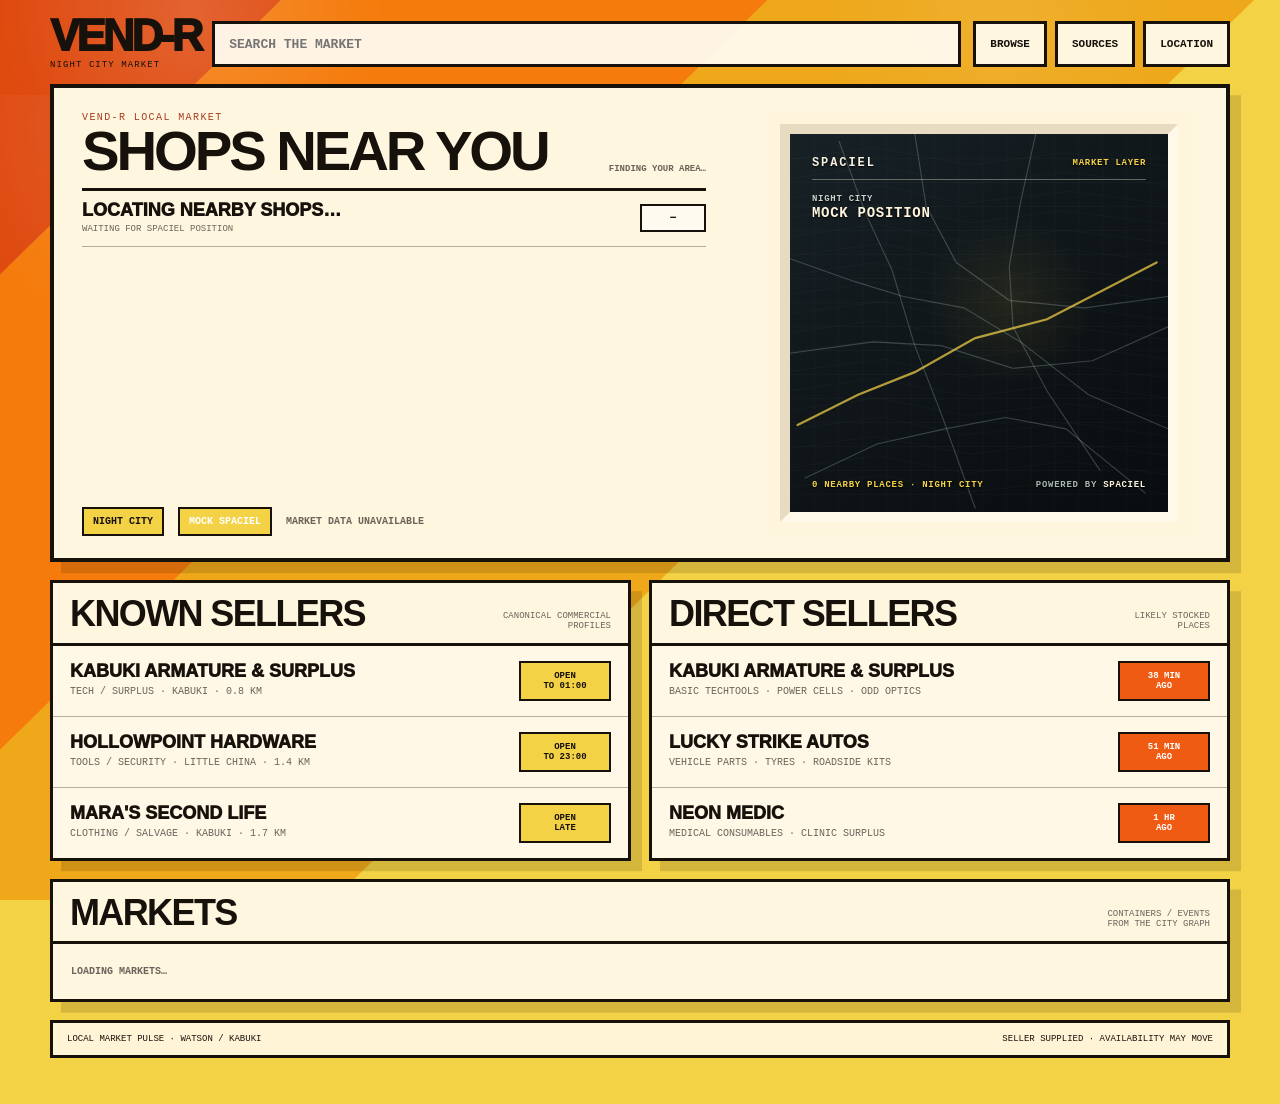
<file: web/vendr-live/index.html>
<!doctype html>
<html lang="en">
<head>
  <meta charset="utf-8">
  <meta name="viewport" content="width=device-width,initial-scale=1">
  <meta http-equiv="refresh" content="0; url=https://bardofcarnac.github.io/Catalogger/">
  <title>Vend-R moved</title>
</head>
<body>
  <p>This preview frontend is retired. The canonical Vend-R frontend is now <code>main/index.html</code>.</p>
  <p><a href="https://bardofcarnac.github.io/Catalogger/">Open Vend-R</a></p>
</body>
</html>
</file>
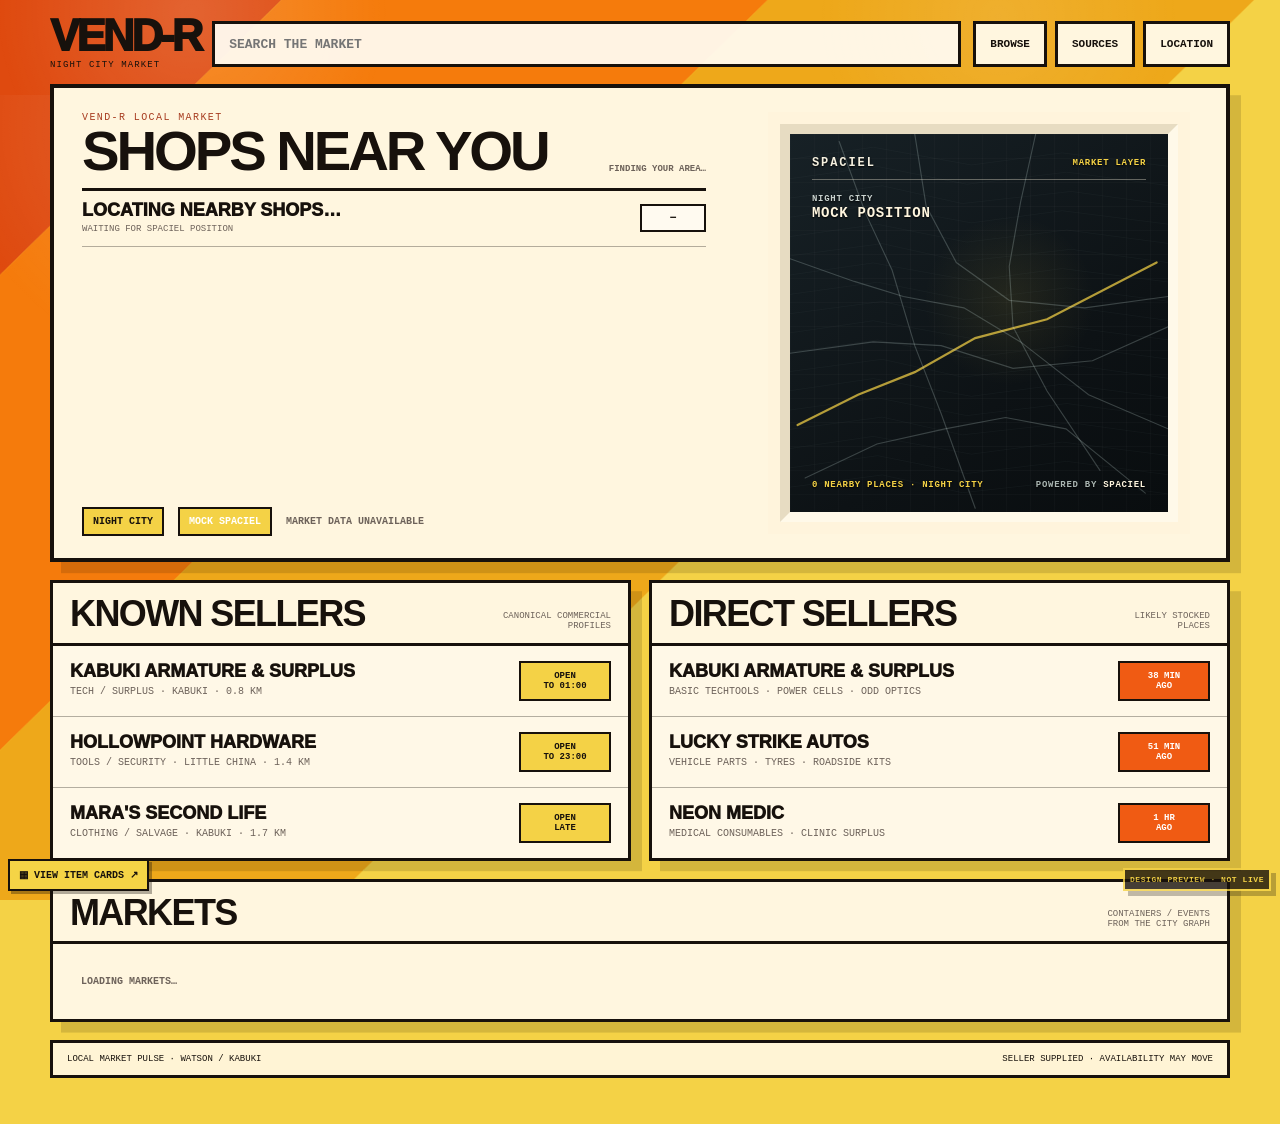
<file: review-preview.html>
<!doctype html>
<!-- LIVE VEND-R FRONTEND NOTE:
     Canonical browser UI and source: main/index.html
     This is the Supabase-connected Vend-R frontend.
     GitHub Pages publishes this file directly. Do not maintain a second frontend copy.
-->
<html lang="en">
<head>
<meta charset="utf-8">
<meta name="viewport" content="width=device-width,initial-scale=1">
<title>Vend-R · Night City Market</title>
<style>
:root{
  /* -------- LOCKED THEME -------- */
  --rear-1:#df4a0f;   /* deepest orange */
  --rear-2:#f57b0c;   /* tangerine */
  --rear-3:#eea81a;   /* amber */
  --rear-4:#f4d246;   /* yellow field */

  --front-1:#f05b13;
  --front-2:#f47b10;
  --front-3:#eda315;

  --cream:#fff6df;
  --paper:#fffaf0;
  --ink:#17110c;
  --muted:#6d625a;
  --rule:rgba(23,17,12,.32);

  --panel-border:3px solid var(--ink);
  --hero-border:4px solid var(--ink);
  --shadow-x:11px;
  --shadow-y:11px;
  --shadow:var(--shadow-x) var(--shadow-y) 0 rgba(0,0,0,.13);
  --hero-shadow:var(--shadow);

  --slant:95vw;
  --band-step:38vw;
  --band-period:204vw;
  --bg-band-width:133vw;
  --bg-yellow-width:185vw;

  --fg-start:135vw;
  --fg-end:-360vw;
  --bg-base:-99.5vw;
}
*{box-sizing:border-box}
html{
  background:var(--rear-4);
  overscroll-behavior-y:none;
}
body{
  position:relative;
  margin:0;
  min-height:100vh;
  background:var(--rear-4);
  overscroll-behavior-y:none;
  color:var(--ink);
  font-family:Arial,Helvetica,sans-serif;
}
button,input,select{font:inherit}

/* -------- MOCK SPATIAL CONTROL -------- */
.topbar-actions{display:flex;gap:8px;align-items:center}
.spatial-source-token{background:var(--front-1);color:#fff}
.spatial-overlay[hidden]{display:none}
.spatial-overlay{
  position:fixed;inset:0;z-index:9000;display:grid;place-items:center;
  padding:18px;background:rgba(23,17,12,.58)
}
.spatial-dialog{
  width:min(620px,100%);border:4px solid var(--ink);background:var(--cream);
  box-shadow:18px 18px 0 rgba(0,0,0,.23)
}
.spatial-dialog-head{
  display:flex;justify-content:space-between;gap:18px;align-items:flex-start;
  padding:18px;border-bottom:3px solid var(--ink)
}
.spatial-dialog-head h2{
  margin:5px 0 0;font-size:clamp(28px,5vw,42px);line-height:.9;
  letter-spacing:-.04em;text-transform:uppercase
}
.spatial-dialog-head p{
  max-width:500px;margin:9px 0 0;color:var(--muted);font-size:12px;line-height:1.45
}
.spatial-close{
  flex:0 0 38px;width:38px;height:38px;border:2px solid var(--ink);
  background:var(--paper);font-weight:1000;cursor:pointer
}
.spatial-dialog-body{display:grid;gap:14px;padding:18px}
.spatial-dialog-body label{
  display:grid;gap:7px;font:900 9px ui-monospace,SFMono-Regular,Menlo,monospace;
  text-transform:uppercase
}
.spatial-dialog-body select{
  width:100%;min-height:48px;border:3px solid var(--ink);background:var(--paper);
  color:var(--ink);padding:0 12px;font:800 13px ui-monospace,SFMono-Regular,Menlo,monospace
}
.spatial-readout{
  border:2px solid var(--ink);background:var(--paper);padding:12px;
  font:800 10px ui-monospace,SFMono-Regular,Menlo,monospace;
  line-height:1.65;text-transform:uppercase
}
.spatial-actions{display:flex;justify-content:flex-end;gap:9px}
.spatial-actions button{
  min-height:44px;border:3px solid var(--ink);background:var(--rear-4);color:var(--ink);
  padding:0 14px;font:1000 10px ui-monospace,SFMono-Regular,Menlo,monospace;
  text-transform:uppercase;cursor:pointer
}
.spatial-actions .primary{background:var(--front-1);color:#fff}
@media(max-width:620px){
  .topbar-actions{gap:5px}
  .topbar-actions .action-btn{padding:0 9px}
  .spatial-dialog{box-shadow:10px 10px 0 rgba(0,0,0,.23)}
}

/* -------- BACKGROUND FIELD -------- */
.background{
  position:fixed;
  inset:0;
  z-index:0;
  overflow:hidden;
  background:var(--rear-4);
}
.bg-train{
  position:absolute;
  inset:0 auto 0 0;
  width:5000vw;
  will-change:transform;
}
.bg-period{
  position:absolute;
  top:0;
  width:var(--band-period);
  height:100%;
}
.bg-band{
  position:absolute;
  top:-16vh;
  height:132vh;
  width:var(--bg-band-width);
  clip-path:polygon(var(--slant) 0,100% 0,var(--band-step) 100%,0 100%);
}
.bg-band.one{left:0;background:var(--rear-1)}
.bg-band.two{left:38vw;background:var(--rear-2)}
.bg-band.three{left:76vw;background:var(--rear-3)}
.bg-band.four{
  left:114vw;
  width:var(--bg-yellow-width);
  clip-path:polygon(var(--slant) 0,100% 0,90vw 100%,0 100%);
  background:var(--rear-4);
}
.background:after{
  content:"";
  position:absolute;
  inset:0;
  pointer-events:none;
  background:
    radial-gradient(circle at 15% 14%, rgba(255,255,255,.14), transparent 18%),
    radial-gradient(circle at 78% 20%, rgba(255,255,255,.09), transparent 18%);
}

/* -------- GLOBAL APP FRAME -------- */
.app{position:relative;z-index:10}
.view{display:none}
.view.active{display:block}
.shell{
  width:min(1180px, calc(100% - 28px));
  margin:0 auto;
  padding:18px 0 46px;
}
.topbar{
  position:sticky;
  top:18px;
  z-index:400;
  display:grid;
  grid-template-columns:auto 1fr auto;
  align-items:center;
  gap:12px;
  margin-bottom:14px;
}
.header-backdrop{
  position:fixed;
  top:0;
  left:0;
  right:0;
  height:0;
  z-index:300;
  overflow:hidden;
  pointer-events:none;
  background:var(--rear-4);
}
.header-backdrop .bg-train{
  position:absolute;
  inset:0 auto 0 0;
  width:5000vw;
  height:100vh;
  will-change:transform;
}
.header-backdrop:after{
  content:"";
  position:absolute;
  inset:0;
  pointer-events:none;
  background:
    radial-gradient(circle at 15% 14%, rgba(255,255,255,.14), transparent 18%),
    radial-gradient(circle at 78% 20%, rgba(255,255,255,.09), transparent 18%);
}
.brand{
  font-weight:1000;
  font-size:clamp(28px,4vw,44px);
  letter-spacing:-.07em;
  line-height:.8;
}
.brand small{
  display:block;
  margin-top:7px;
  font:9px ui-monospace,SFMono-Regular,Menlo,monospace;
  letter-spacing:.12em;
  text-transform:uppercase;
}
.inline-search{
  position:relative;
  height:46px;
  border:3px solid var(--ink);
  background:rgba(255,250,240,.95);
  display:flex;
  align-items:center;
}
.search-suggest{
  position:absolute;
  z-index:300;
  top:calc(100% + 7px);
  left:-3px;
  right:-3px;
  border:3px solid var(--ink);
  background:var(--paper);
  max-height:min(62vh,520px);
  overflow-y:scroll;
  overflow-x:hidden;
  scrollbar-width:auto;
  scrollbar-color:var(--front-1) var(--cream);
}
.search-suggest::-webkit-scrollbar{width:13px}
.search-suggest::-webkit-scrollbar-track{
  background:var(--cream);
  border-left:2px solid var(--ink);
}
.search-suggest::-webkit-scrollbar-thumb{
  background:var(--front-1);
  border:2px solid var(--ink);
}
.search-suggest[hidden]{display:none}
.suggest-head{
  padding:8px 11px;
  border-bottom:2px solid var(--ink);
  background:var(--cream);
  color:var(--muted);
  font:900 8px ui-monospace,SFMono-Regular,Menlo,monospace;
  text-transform:uppercase;
  letter-spacing:.08em;
}
.suggest-row{
  width:100%;
  border:0;
  border-bottom:1px solid var(--rule);
  background:transparent;
  color:var(--ink);
  padding:10px 11px;
  text-align:left;
  cursor:pointer;
}
.suggest-row:last-child{border-bottom:0}
.suggest-row:hover,.suggest-row.active{background:rgba(244,210,70,.22)}
.suggest-row strong{
  display:block;
  font-size:14px;
  line-height:1;
  text-transform:uppercase;
}
.suggest-row span{
  display:block;
  margin-top:4px;
  color:var(--muted);
  font:800 8px ui-monospace,SFMono-Regular,Menlo,monospace;
  text-transform:uppercase;
}
.suggest-row.search-all{
  background:var(--rear-4);
  border-top:2px solid var(--ink);
}
.search-page-hero{
  padding:22px 24px 24px;
}
.search-page-hero .hero-title{
  margin-bottom:12px;
  font-size:clamp(42px,7.5vw,88px);
}
.search-page-copy{
  max-width:760px;
  color:var(--muted);
  font-size:14px;
  line-height:1.45;
}
.search-page-form{
  display:grid;
  grid-template-columns:minmax(0,1fr) auto;
  margin-top:18px;
  border:4px solid var(--ink);
  background:var(--paper);
}
.search-page-form input{
  min-width:0;
  border:0;
  outline:0;
  background:transparent;
  padding:0 16px;
  min-height:58px;
  color:var(--ink);
  font:900 17px ui-monospace,SFMono-Regular,Menlo,monospace;
  text-transform:uppercase;
}
.search-page-form button{
  border:0;
  border-left:4px solid var(--ink);
  padding:0 18px;
  background:var(--front-1);
  color:#fff;
  font:1000 11px ui-monospace,SFMono-Regular,Menlo,monospace;
  text-transform:uppercase;
  cursor:pointer;
}
.search-empty{
  margin-top:18px;
  border:4px solid var(--ink);
  background:var(--cream);
  box-shadow:var(--shadow);
  padding:22px;
  font-weight:900;
  text-transform:uppercase;
}
@media(max-width:520px){
  .search-page-form{grid-template-columns:1fr}
  .search-page-form button{min-height:44px;border-left:0;border-top:4px solid var(--ink)}
  .search-suggest{
    max-height:195px;
    scrollbar-gutter:stable;
  }
  .suggest-head{min-height:27px}
  .suggest-row{
    min-height:56px;
    padding-top:9px;
    padding-bottom:9px;
  }
}
.stock-local-search{margin:0 0 10px}
.inline-search input{
  width:100%;
  height:100%;
  border:0;
  outline:0;
  background:transparent;
  padding:0 14px;
  color:var(--ink);
  font:700 13px ui-monospace,SFMono-Regular,Menlo,monospace;
}
.action-btn{
  height:46px;
  border:3px solid var(--ink);
  background:var(--cream);
  padding:0 14px;
  color:var(--ink);
  font:900 11px ui-monospace,SFMono-Regular,Menlo,monospace;
  text-transform:uppercase;
  cursor:pointer;
}

.hero{
  background:var(--cream);
  border:var(--hero-border);
  box-shadow:var(--hero-shadow);
  padding:26px;
  margin-bottom:18px;
}
.home-hero{padding:0}
.home-hero-grid{
  overflow:hidden;
  display:grid;
  grid-template-columns:minmax(0,1fr) clamp(414px,40vw,494px);
  min-height:438px;
  align-items:stretch;
}
.home-hero-copy{
  min-width:0;
  padding:24px 26px 22px 28px;
  display:flex;
  flex-direction:column;
}
.home-nearby-head{
  display:flex;
  align-items:end;
  justify-content:space-between;
  gap:18px;
  padding-bottom:12px;
  border-bottom:3px solid var(--ink);
}
.home-nearby-head h1{
  margin:4px 0 0;
  font-size:clamp(34px,4.4vw,58px);
  line-height:.86;
  letter-spacing:-.055em;
  text-transform:uppercase;
}
.home-nearby-head span{
  flex:0 0 auto;
  text-align:right;
  color:var(--muted);
  font:900 9px/1.35 ui-monospace,SFMono-Regular,Menlo,monospace;
  text-transform:uppercase;
}
.home-nearby-list{
  flex:1;
  min-height:0;
}
.home-nearby-row{
  width:100%;
  min-height:56px;
  border:0;
  border-bottom:1px solid var(--rule);
  background:transparent;
  color:var(--ink);
  display:grid;
  grid-template-columns:minmax(0,1fr) auto;
  gap:14px;
  align-items:center;
  padding:10px 0;
  text-align:left;
  cursor:pointer;
}
.home-nearby-row:not(.shop-photo-card):hover{background:rgba(244,210,70,.12)}
.home-nearby-name{
  font-size:18px;
  font-weight:1000;
  line-height:1;
  text-transform:uppercase;
}
.home-nearby-meta{
  margin-top:4px;
  color:var(--muted);
  font:9px/1.35 ui-monospace,SFMono-Regular,Menlo,monospace;
  text-transform:uppercase;
}
.home-nearby-distance{
  min-width:66px;
  border:2px solid var(--ink);
  background:var(--paper);
  padding:7px 8px;
  text-align:center;
  font:1000 9px ui-monospace,SFMono-Regular,Menlo,monospace;
  text-transform:uppercase;
}
.hero-location-line{
  margin-top:12px;
  padding-top:0;
}

/* Spaciel sits inside an equal cream surround. The bevel is one simple sloped frame. */
.spaciel-aperture{
  position:relative;
  align-self:center;
  justify-self:center;
  width:calc(100% - 48px);
  max-width:422px;
  aspect-ratio:1/1;
  margin:24px;
  padding:12px;
  background:#fff4dc;
}
.spaciel-cutin{
  position:relative;
  width:100%;
  height:100%;
  min-width:0;
  min-height:0;
  overflow:hidden;
  border:10px solid;
  border-color:
    #e7dcc2
    #fff9e9
    #fff9e9
    #e7dcc2;
  background:
    radial-gradient(circle at 58% 44%,rgba(244,210,70,.09),transparent 28%),
    linear-gradient(145deg,#172126,#0d1215 64%,#090d0f);
  color:#f5f0df;
  isolation:isolate;
}
.spaciel-cutin:after{
  content:"";
  position:absolute;
  inset:0;
  pointer-events:none;
  z-index:2;
  box-shadow:inset 0 0 55px rgba(0,0,0,.62);
  background:
    linear-gradient(rgba(255,255,255,.025) 1px,transparent 1px),
    linear-gradient(90deg,rgba(255,255,255,.025) 1px,transparent 1px);
  background-size:24px 24px;
  mix-blend-mode:screen;
}
#spacielCanvas,
#searchSpacielCanvas{
  position:absolute;
  inset:0;
  width:100%;
  height:100%;
  z-index:1;
  display:block;
}
.spaciel-hud{
  position:absolute;
  z-index:3;
  font:900 9px ui-monospace,SFMono-Regular,Menlo,monospace;
  letter-spacing:.08em;
  text-transform:uppercase;
  text-shadow:0 1px 2px #000;
}
.spaciel-topline{
  top:22px;left:22px;right:22px;
  display:flex;justify-content:space-between;align-items:center;
  padding-bottom:9px;border-bottom:1px solid rgba(255,246,223,.35);
}
.spaciel-topline strong{font-size:12px;letter-spacing:.16em}
.spaciel-topline span{color:#f4d246}
.spaciel-place{top:60px;left:22px;color:#c9d2cf;line-height:1.25}
.spaciel-place strong{color:#fff6df;font-size:14px}
.spaciel-readout{
  left:22px;bottom:22px;
  color:#f4d246;
}
.spaciel-powered{
  right:22px;bottom:22px;color:#aab6b2;text-align:right;
}
.spaciel-powered strong{color:#fff6df}

.kicker{
  font:10px ui-monospace,SFMono-Regular,Menlo,monospace;
  color:#a73c20;
  text-transform:uppercase;
  letter-spacing:.14em;
}
.hero-title{
  margin:8px 0 18px;
  font-size:clamp(48px,8vw,100px);
  line-height:.8;
  letter-spacing:-.07em;
  text-transform:uppercase;
}
.hero-title.vendor{
  font-size:clamp(43px,7.6vw,88px);
  line-height:.82;
}
.hero-copy{
  max-width:760px;
  margin:0;
  color:var(--muted);
  font-size:15px;
  line-height:1.48;
}
.hero-meta{
  display:flex;
  flex-wrap:wrap;
  gap:8px;
  margin:14px 0 18px;
}
.tag{
  border:2px solid var(--ink);
  background:var(--paper);
  padding:7px 9px 6px;
  font:900 10px ui-monospace,SFMono-Regular,Menlo,monospace;
  text-transform:uppercase;
}
.tag.yellow{background:var(--rear-4)}
.tag.orange{background:var(--front-1); color:#fff}
.hero-search{
  border:4px solid var(--ink);
  background:var(--paper);
  min-height:68px;
  display:grid;
  grid-template-columns:1fr auto;
}
.hero-search input{
  min-width:0;
  border:0;
  outline:0;
  background:transparent;
  color:var(--ink);
  padding:0 18px;
  font:900 clamp(15px,2.2vw,23px) ui-monospace,SFMono-Regular,Menlo,monospace;
  text-transform:uppercase;
}
.hero-search button{
  border:0;
  border-left:4px solid var(--ink);
  background:var(--front-1);
  color:#fff;
  padding:0 22px;
  font:1000 12px ui-monospace,SFMono-Regular,Menlo,monospace;
  text-transform:uppercase;
}
.nearby-line{
  display:flex;
  flex-wrap:wrap;
  gap:8px 14px;
  align-items:center;
  margin-top:13px;
  font:900 10px ui-monospace,SFMono-Regular,Menlo,monospace;
  text-transform:uppercase;
}
.token{
  border:2px solid var(--ink);
  background:var(--rear-4);
  padding:7px 9px;
}
.muted{color:var(--muted)}

/* -------- PANELS -------- */
.grid-2{
  display:grid;
  grid-template-columns:1fr 1fr;
  gap:18px;
}
.grid-wide{grid-column:1/-1}
.vendor-layout{
  display:grid;
  grid-template-columns:minmax(0,1.75fr) minmax(280px,.72fr);
  gap:18px;
}
.side-stack{
  display:grid;
  gap:18px;
}
.panel{
  background:var(--cream);
  border:var(--panel-border);
  box-shadow:var(--shadow);
}
.section-head{
  display:flex;
  justify-content:space-between;
  align-items:end;
  gap:12px;
  padding:15px 17px 12px;
  border-bottom:3px solid var(--ink);
}
.section-head h2{
  margin:0;
  font-size:clamp(24px,3vw,36px);
  line-height:.9;
  letter-spacing:-.045em;
  text-transform:uppercase;
}
.section-head span{
  color:var(--muted);
  text-align:right;
  font:9px ui-monospace,SFMono-Regular,Menlo,monospace;
  text-transform:uppercase;
}
.list-row{
  width:100%;
  border:0;
  border-bottom:1px solid var(--rule);
  background:rgba(255,250,240,.42);
  color:var(--ink);
  text-align:left;
  display:grid;
  grid-template-columns:minmax(0,1fr) auto;
  gap:12px;
  align-items:center;
  padding:15px 17px;
  cursor:pointer;
}
.list-row:last-child{border-bottom:0}
.list-row:not(.shop-photo-card):hover{background:rgba(255,255,255,.38)}
.row-title{
  font-weight:1000;
  font-size:18px;
  line-height:1;
  text-transform:uppercase;
}
.row-sub{
  margin-top:5px;
  color:var(--muted);
  font:10px ui-monospace,SFMono-Regular,Menlo,monospace;
  line-height:1.35;
  text-transform:uppercase;
}
.row-status{
  min-width:92px;
  border:2px solid var(--ink);
  background:var(--rear-4);
  padding:8px 9px;
  text-align:center;
  font:900 9px ui-monospace,SFMono-Regular,Menlo,monospace;
  text-transform:uppercase;
}
.row-status.orange{background:var(--front-1); color:#fff}
.row-status.amber{background:var(--rear-3)}

.cards-3{
  display:grid;
  grid-template-columns:repeat(3,1fr);
}
.mini-card{
  padding:17px;
  min-height:148px;
  background:rgba(255,250,240,.38);
  border-right:1px solid var(--rule);
}
.mini-card:last-child{border-right:0}
.mini-time{
  font:900 9px ui-monospace,SFMono-Regular,Menlo,monospace;
  color:#a73c20;
  text-transform:uppercase;
}
.mini-card h3{
  margin:6px 0 8px;
  font-size:22px;
  line-height:.95;
  text-transform:uppercase;
}
.mini-card p{
  margin:0;
  color:var(--muted);
  font-size:12px;
  line-height:1.4;
}
.mini-dist{
  margin-top:12px;
  padding-top:9px;
  border-top:2px solid var(--ink);
  font:900 9px ui-monospace,SFMono-Regular,Menlo,monospace;
  text-transform:uppercase;
}


/* -------- ITEM-SEARCH ARRIVAL -------- */
.offer-focus{
  margin-bottom:18px;
  border:4px solid var(--ink);
  background:var(--cream);
  box-shadow:var(--shadow);
  padding:16px 18px 17px;
}
.offer-focus[hidden]{display:none}
.offer-focus-row{
  display:grid;
  grid-template-columns:minmax(0,1fr) auto;
  gap:18px;
  align-items:end;
}
.offer-focus h1{
  margin:5px 0 0;
  font-size:clamp(34px,6.6vw,72px);
  line-height:.86;
  letter-spacing:-.025em;
  text-transform:uppercase;
}
.offer-readout{
  min-width:132px;
  text-align:right;
}
.offer-readout strong{
  display:block;
  font:1000 clamp(20px,3.5vw,34px) ui-monospace,SFMono-Regular,Menlo,monospace;
}
.offer-readout span,
.offer-sub{
  display:block;
  margin-top:5px;
  color:var(--muted);
  font:900 9px ui-monospace,SFMono-Regular,Menlo,monospace;
  letter-spacing:.08em;
  text-transform:uppercase;
}
.stock-row{padding:10px 16px}
.stock-row.menu-row{grid-template-columns:minmax(0,1fr) auto}
.stock-name{
  font-size:23px;
  line-height:.98;
  letter-spacing:-.012em;
}
.stock-sub{font-size:11px;line-height:1.25;margin-top:4px}
.stock-meta{font-size:11px;line-height:1.28}
.stock-meta strong{font-size:14px}
.stock-name.related{
  color:var(--front-2);
  -webkit-text-stroke:1.9px var(--ink);
  paint-order:stroke fill;
  text-shadow:.8px .8px 0 var(--ink);
}
.stock-name.exact{
  color:var(--rear-2);
  -webkit-text-stroke:2.1px var(--ink);
  paint-order:stroke fill;
  text-shadow:1px 1px 0 var(--ink);
  animation:vendrFocus 2.5s cubic-bezier(.22,.72,.18,1);
}
@keyframes vendrFocus{
  0%,100%{color:var(--rear-2)}
  40%,68%{color:var(--rear-4)}
}
.stock-row.exact-row{background:rgba(244,210,70,.14)}
.stock-row.related-row{background:rgba(244,123,16,.06)}
@media (max-width:760px){
  .offer-focus-row{grid-template-columns:1fr}
  .offer-readout{text-align:left}
}


/* -------- SEARCH RESULT OFFERS -------- */
.search-offer-section{
  margin-top:18px;
  border:4px solid var(--ink);
  background:var(--cream);
  box-shadow:var(--shadow);
}
.search-offer-head{
  display:flex;
  justify-content:space-between;
  gap:14px;
  align-items:end;
  padding:12px 14px 10px;
  border-bottom:3px solid var(--ink);
}
.search-offer-head h2{
  margin:0;
  font-size:24px;
  line-height:.95;
  text-transform:uppercase;
}
.search-offer-head span{
  color:var(--muted);
  font:900 9px ui-monospace,SFMono-Regular,Menlo,monospace;
  text-transform:uppercase;
  text-align:right;
}
.search-offer-list{display:grid}
.search-offer{
  width:100%;
  border:0;
  border-bottom:1px solid var(--rule);
  background:rgba(255,250,240,.56);
  color:var(--ink);
  display:grid;
  grid-template-columns:minmax(0,1.45fr) minmax(0,1fr) auto;
  gap:14px;
  align-items:center;
  padding:11px 14px;
  text-align:left;
  cursor:pointer;
}
.search-offer:last-child{border-bottom:0}
.search-offer:hover{background:rgba(244,210,70,.14)}
.search-offer .item-name,
.search-offer .seller-name{
  display:block;
  font-size:20px;
  line-height:1;
  font-weight:1000;
  text-transform:uppercase;
}
.search-offer .seller-name{font-size:17px}
.search-offer .item-meta,
.search-offer .place-meta,
.search-offer .price-meta{
  display:block;
  margin-top:4px;
  color:var(--muted);
  font:900 9px ui-monospace,SFMono-Regular,Menlo,monospace;
  text-transform:uppercase;
  letter-spacing:.05em;
}
.search-offer .price-block{
  min-width:104px;
  text-align:right;
}
.search-offer .price{
  display:block;
  font:1000 20px ui-monospace,SFMono-Regular,Menlo,monospace;
}
.search-offer.plausible .price{
  font-size:11px;
  color:var(--muted);
}
.search-offer.exact-mode{
  grid-template-columns:minmax(0,1fr) auto;
}
.search-offer.exact-mode .item-col{display:none}
@media(max-width:700px){
  .search-offer{
    grid-template-columns:minmax(0,1fr) auto;
  }
  .search-offer .seller-col{grid-column:1}
  .search-offer .price-block{grid-column:2;grid-row:1 / span 2}
  .search-offer.exact-mode{grid-template-columns:minmax(0,1fr) auto}
}


/* -------- NEARBY SEARCH PAGE -------- */
.search-nearby-hero{padding:0}
.search-nearby-grid{
  overflow:hidden;
  display:grid;
  grid-template-columns:minmax(0,1.2fr) clamp(370px,38vw,470px);
  min-height:430px;
  align-items:stretch;
}
.search-nearby-copy{
  padding:27px 25px 24px 29px;
  display:flex;
  flex-direction:column;
  min-width:0;
}
.search-nearby-copy .hero-title{
  margin:5px 0 7px;
  font-size:clamp(42px,6.5vw,78px);
}
.search-query-line{
  color:var(--muted);
  font:900 10px ui-monospace,SFMono-Regular,Menlo,monospace;
  text-transform:uppercase;
  letter-spacing:.06em;
  margin-bottom:13px;
}
.nearby-offer-list{
  border-top:3px solid var(--ink);
  margin-top:auto;
}
.nearby-offer{
  width:100%;
  border:0;
  border-bottom:1px solid var(--rule);
  background:transparent;
  color:var(--ink);
  display:grid;
  grid-template-columns:minmax(0,1fr) auto;
  gap:12px;
  align-items:center;
  padding:10px 0;
  text-align:left;
  cursor:pointer;
}
.nearby-offer:last-child{border-bottom:0}
.nearby-offer:hover{background:rgba(244,210,70,.12)}
.nearby-offer strong{
  display:block;
  font-size:16px;
  line-height:1;
  text-transform:uppercase;
}
.nearby-offer span{
  display:block;
  margin-top:4px;
  color:var(--muted);
  font:900 8px ui-monospace,SFMono-Regular,Menlo,monospace;
  text-transform:uppercase;
}
.nearby-offer .nearby-price{
  margin:0;
  min-width:82px;
  text-align:right;
  color:var(--ink);
  font-size:15px;
}
.search-location-card{
  position:relative;
  align-self:center;
  justify-self:center;
  width:calc(100% - 48px);
  max-width:410px;
  aspect-ratio:1/1;
  margin:24px;
  padding:12px;
  background:#fff4dc;
}
.search-location-card .spaciel-cutin{height:100%}
.search-location-label{
  position:absolute;
  z-index:4;
  left:22px;
  right:22px;
  bottom:54px;
  border:2px solid rgba(255,246,223,.72);
  background:rgba(12,17,20,.78);
  padding:9px 10px;
  color:#fff6df;
}
.search-location-label span{
  display:block;
  color:#c9d2cf;
  font:800 8px ui-monospace,SFMono-Regular,Menlo,monospace;
  text-transform:uppercase;
}
.search-location-label strong{
  display:block;
  margin-top:3px;
  font-size:16px;
  text-transform:uppercase;
}
.search-location-label small{
  display:block;
  margin-top:3px;
  color:#f4d246;
  font:800 8px ui-monospace,SFMono-Regular,Menlo,monospace;
  text-transform:uppercase;
}
.results-sort{
  display:flex;
  flex-wrap:wrap;
  gap:6px;
  padding:10px 14px;
  border-bottom:2px solid var(--ink);
  background:rgba(255,250,240,.45);
}
.results-sort button{
  border:2px solid var(--ink);
  background:var(--paper);
  padding:6px 8px;
  color:var(--ink);
  font:900 8px ui-monospace,SFMono-Regular,Menlo,monospace;
  text-transform:uppercase;
  cursor:pointer;
}
.results-sort button.on{background:var(--rear-4)}
.related-items{
  display:grid;
  grid-template-columns:repeat(3,minmax(0,1fr));
}
.related-item{
  border:0;
  border-right:1px solid var(--rule);
  background:rgba(255,250,240,.42);
  padding:15px;
  text-align:left;
  color:var(--ink);
  cursor:pointer;
}
.related-item:last-child{border-right:0}
.related-item:hover{background:rgba(244,210,70,.14)}
.related-item strong{
  display:block;
  font-size:17px;
  line-height:1;
  text-transform:uppercase;
}
.related-item span{
  display:block;
  margin-top:5px;
  color:var(--muted);
  font:900 8px ui-monospace,SFMono-Regular,Menlo,monospace;
  text-transform:uppercase;
}
@media(max-width:760px){
  .search-nearby-hero{padding:0}
  .search-nearby-grid{
    display:block;
    min-height:0;
    width:100%;
  }
  .search-nearby-copy{
    padding:20px 18px 17px;
    min-height:0;
  }
  .search-nearby-copy .hero-title{
    font-size:clamp(42px,14vw,58px);
    line-height:.82;
  }
  .search-location-card{
    box-sizing:border-box;
    width:calc(100% - 28px);
    max-width:none;
    margin:0 14px 14px;
    padding:8px;
    aspect-ratio:4/3;
  }
  .search-location-card .spaciel-cutin{width:100%;height:100%}
  .related-items{grid-template-columns:1fr}
  .related-item{border-right:0;border-bottom:1px solid var(--rule)}
  .related-item:last-child{border-bottom:0}
}

/* -------- VENDOR PAGE -------- */
.vendor-hero{
  padding:0;
  overflow:hidden;
}
.vendor-photo-strip{
  position:relative;
  min-height:220px;
  padding:25px 27px 22px;
  display:flex;
  flex-direction:column;
  justify-content:flex-end;
  overflow:hidden;
  background:
    linear-gradient(90deg,rgba(23,17,12,.48) 0%,rgba(23,17,12,.22) 46%,rgba(23,17,12,.04) 100%),
    linear-gradient(135deg,#7b6b58,#d5c8ae);
  background-size:cover;
  background-position:50% 50%;
  color:var(--cream);
}
.vendor-photo-strip:after{
  content:"";
  position:absolute;
  inset:0;
  pointer-events:none;
  background:linear-gradient(180deg,rgba(0,0,0,.015),rgba(0,0,0,.07));
}
.vendor-photo-content{
  position:relative;
  z-index:1;
  max-width:930px;
}
.vendor-photo-strip .kicker{
  color:#ffd86a;
  text-shadow:0 1px 2px rgba(0,0,0,.7);
}
.vendor-photo-strip .hero-title.vendor{
  color:var(--cream);
  margin-bottom:17px;
  text-shadow:0 2px 3px rgba(0,0,0,.72),0 0 10px rgba(0,0,0,.24);
}
.vendor-photo-strip .hero-meta{margin-bottom:0}
.vendor-photo-strip .tag{
  color:var(--ink);
  text-shadow:none;
}
.vendor-photo-credit{
  position:absolute;
  right:13px;
  bottom:10px;
  z-index:2;
  max-width:58%;
  text-align:right;
  color:var(--front-1);
  font:1000 8px ui-monospace,SFMono-Regular,Menlo,monospace;
  letter-spacing:.06em;
  text-transform:uppercase;
  text-shadow:0 1px 2px rgba(0,0,0,.9);
}
.vendor-photo-credit a{
  color:inherit;
  text-decoration:none;
}
.vendor-photo-credit a:hover{color:var(--rear-4)}
.vendor-info-body{padding:22px 27px 25px}
.hero-columns{
  display:grid;
  grid-template-columns:minmax(0,1.5fr) minmax(220px,.7fr);
  gap:22px;
  align-items:end;
}
.owner{
  border-left:4px solid var(--ink);
  padding-left:13px;
}
.owner strong{
  display:block;
  text-transform:uppercase;
  font-size:17px;
}
.owner span{
  display:block;
  margin-top:4px;
  color:var(--muted);
  font:11px ui-monospace,SFMono-Regular,Menlo,monospace;
  line-height:1.35;
  text-transform:uppercase;
}
.vendor-summary{
  margin-top:18px;
}
.vendor-stat-grid{
  display:grid;
  grid-template-columns:repeat(4,minmax(0,1fr));
  gap:7px;
}
.vendor-stat{
  min-width:0;
  border:2px solid var(--ink);
  background:var(--paper);
  padding:9px 10px 10px;
}
.vendor-stat dt{
  margin:0 0 4px;
  color:var(--muted);
  font:900 8px ui-monospace,SFMono-Regular,Menlo,monospace;
  text-transform:uppercase;
  letter-spacing:.06em;
}
.vendor-stat dd{
  margin:0;
  overflow-wrap:anywhere;
  font-size:12px;
  font-weight:1000;
  line-height:1.2;
  text-transform:uppercase;
}
.vendor-stat.status{background:var(--rear-4)}
.vendor-stat.availability{background:rgba(240,91,19,.10)}
.vendor-stat .vendor-owner-sub{
  display:block;
  margin-top:3px;
  color:var(--muted);
  font:800 8px/1.3 ui-monospace,SFMono-Regular,Menlo,monospace;
}
.vendor-stat .parent-location-link{
  margin:0;
  padding:0;
  border:0;
  background:transparent;
}
.vendor-stat .parent-location-link:hover{background:transparent;color:var(--front-1)}
.vendor-stat .parent-location-link small{margin-top:3px}
.vendor-context-grid{
  display:grid;
  grid-template-columns:minmax(0,1.25fr) minmax(260px,.75fr);
  gap:18px;
  margin-top:18px;
  padding-top:17px;
  border-top:3px solid var(--ink);
}
.vendor-context-copy .kicker{margin-bottom:5px}
.vendor-context-copy h3{
  margin:0 0 7px;
  font-size:22px;
  line-height:.95;
  text-transform:uppercase;
}
.vendor-context-copy p{
  margin:0;
  color:var(--muted);
  font-size:13px;
  line-height:1.42;
}
.vendor-context-copy .market-line{margin-top:11px}
.vendor-known .section-head{
  padding:0 0 9px;
  border-bottom:2px solid var(--ink);
}
.vendor-hero .known-grid{
  grid-template-columns:repeat(2,minmax(0,1fr));
  padding:11px 0 0;
}
.vendor-stock-panel{margin-bottom:18px}
@media (max-width:760px){
  .vendor-stat-grid{grid-template-columns:repeat(2,minmax(0,1fr))}
  .vendor-context-grid{grid-template-columns:1fr}
}
@media (max-width:420px){
  .vendor-stat-grid{grid-template-columns:1fr}
}
.restock-band{
  background:var(--rear-4);
  border-bottom:3px solid var(--ink);
  padding:10px 18px;
  font:900 10px ui-monospace,SFMono-Regular,Menlo,monospace;
  text-transform:uppercase;
}
.stock-row{
  display:grid;
  grid-template-columns:minmax(0,1.25fr) minmax(130px,.6fr) auto;
  gap:14px;
  align-items:center;
  padding:15px 18px;
  border-bottom:1px solid var(--rule);
  background:rgba(255,250,240,.42);
}
.stock-row:last-child{border-bottom:0}
.stock-name{
  font-size:19px;
  font-weight:1000;
  line-height:1;
  text-transform:uppercase;
}
.stock-sub{
  margin-top:5px;
  color:var(--muted);
  font:10px ui-monospace,SFMono-Regular,Menlo,monospace;
  line-height:1.35;
  text-transform:uppercase;
}
.stock-meta{
  font:10px ui-monospace,SFMono-Regular,Menlo,monospace;
  text-transform:uppercase;
  line-height:1.4;
}
.stock-meta strong{font-size:12px}
.price{
  min-width:88px;
  text-align:center;
  border:2px solid var(--ink);
  padding:10px 9px;
  background:var(--front-1);
  color:#fff;
  font:1000 16px ui-monospace,SFMono-Regular,Menlo,monospace;
}
.price.alt{background:var(--front-2)}
.price.amber{background:var(--rear-3); color:var(--ink)}

.stock-browser{
  border-bottom:3px solid var(--ink);
  background:rgba(255,250,240,.72);
}
.stock-filter-row{
  display:flex;
  gap:6px;
  overflow-x:auto;
  padding:10px 12px 9px;
  scrollbar-width:thin;
  scrollbar-color:var(--front-1) var(--cream);
}
.stock-filter-row::-webkit-scrollbar{height:9px}
.stock-filter-row::-webkit-scrollbar-track{background:var(--cream);border-top:1px solid var(--ink)}
.stock-filter-row::-webkit-scrollbar-thumb{background:var(--front-1);border:1px solid var(--ink)}
.stock-filter{
  flex:0 0 auto;
  border:2px solid var(--ink);
  background:var(--paper);
  color:var(--ink);
  padding:6px 8px;
  font:900 8px ui-monospace,SFMono-Regular,Menlo,monospace;
  text-transform:uppercase;
  cursor:pointer;
}
.stock-filter.on{background:var(--rear-4)}
.stock-browser-nav{
  min-height:38px;
  border-top:1px solid var(--rule);
  padding:7px 10px;
  display:flex;
  justify-content:space-between;
  gap:10px;
  align-items:center;
  color:var(--muted);
  font:900 8px ui-monospace,SFMono-Regular,Menlo,monospace;
  text-transform:uppercase;
}
.stock-pager{
  display:flex;
  align-items:center;
  gap:5px;
  color:var(--ink);
}
.stock-pager button{
  min-width:34px;
  min-height:27px;
  border:2px solid var(--ink);
  background:var(--paper);
  color:var(--ink);
  font:1000 11px ui-monospace,SFMono-Regular,Menlo,monospace;
  cursor:pointer;
}
.stock-pager button:disabled{opacity:.32;cursor:default}
.stock-page-status{min-width:54px;text-align:center}
.stock-empty{
  padding:22px 18px;
  color:var(--muted);
  font:900 10px ui-monospace,SFMono-Regular,Menlo,monospace;
  text-transform:uppercase;
}

.fact-list{padding:3px 16px}
.fact{
  display:grid;
  grid-template-columns:92px 1fr;
  gap:10px;
  padding:12px 0;
  border-bottom:1px solid var(--rule);
}
.fact:last-child{border-bottom:0}
.fact dt{
  margin:0;
  color:var(--muted);
  font:9px ui-monospace,SFMono-Regular,Menlo,monospace;
  text-transform:uppercase;
}
.fact dd{
  margin:0;
  font-size:14px;
  font-weight:800;
}
.market-card-side{padding:17px 18px 18px}
.market-card-side h3{
  margin:5px 0 8px;
  font-size:25px;
  line-height:.95;
  text-transform:uppercase;
}
.market-card-side p{
  margin:0 0 14px;
  color:var(--muted);
  font-size:13px;
  line-height:1.4;
}
.market-line{
  border-top:2px solid var(--ink);
  padding-top:10px;
  font:900 10px ui-monospace,SFMono-Regular,Menlo,monospace;
  text-transform:uppercase;
}
.known-grid{
  display:grid;
  grid-template-columns:1fr 1fr;
  gap:7px;
  padding:15px 16px 17px;
}
.known-grid span{
  border:2px solid var(--ink);
  background:var(--paper);
  padding:9px;
  font:900 9px ui-monospace,SFMono-Regular,Menlo,monospace;
  text-transform:uppercase;
  text-align:center;
}

/* -------- ITEM PAGE -------- */
.item-hero{padding:0}
.item-hero-grid{display:block;overflow:hidden}
.item-image{
  height:190px;
  min-height:190px;
  border-bottom:4px solid var(--ink);
  background:
    linear-gradient(135deg,rgba(240,91,19,.16),rgba(244,210,70,.28)),
    repeating-linear-gradient(135deg,transparent 0 18px,rgba(23,17,12,.04) 18px 20px);
  position:relative;
  overflow:hidden;
  background-size:cover;
  background-position:50% 50%;
}
.item-image.has-image:after{
  content:"";
  position:absolute;
  inset:0;
  pointer-events:none;
  background:linear-gradient(0deg,rgba(0,0,0,.34),transparent 52%);
}
.item-image-label{
  position:absolute;
  right:14px;
  bottom:10px;
  z-index:2;
  max-width:70%;
  color:var(--front-1);
  text-decoration:none;
  text-align:right;
  padding:0;
  border:0;
  background:none;
  font:1000 8px ui-monospace,SFMono-Regular,Menlo,monospace;
  text-transform:uppercase;
  letter-spacing:.06em;
  text-shadow:0 1px 2px rgba(0,0,0,.9);
}
.item-image.has-image .item-image-label:hover{color:var(--rear-4)}
.item-copy{padding:25px 28px 27px}
.item-copy .hero-title{margin:8px 0 12px}
.item-description{
  margin:0;
  max-width:920px;
  color:var(--muted);
  font-size:17px;
  line-height:1.42;
}
.item-stat-grid{
  display:grid;
  grid-template-columns:repeat(4,minmax(0,1fr));
  gap:7px;
  margin-top:20px;
}
.item-stat{
  min-width:0;
  border:2px solid var(--ink);
  background:var(--paper);
  padding:9px 10px 10px;
}
.item-stat dt{
  margin:0 0 4px;
  color:var(--muted);
  font:900 8px ui-monospace,SFMono-Regular,Menlo,monospace;
  text-transform:uppercase;
  letter-spacing:.06em;
}
.item-stat dd{
  margin:0;
  overflow-wrap:anywhere;
  font-size:12px;
  font-weight:1000;
  line-height:1.2;
  text-transform:uppercase;
}
.item-stat.price{background:var(--rear-4);color:var(--ink);text-align:left;min-width:0}
.item-stat.availability{background:rgba(240,91,19,.10)}
.item-shop-detail{margin-bottom:18px}
.item-shop-detail-body{padding:17px 18px 18px}
.item-shop-detail-copy{
  margin:0;
  max-width:850px;
  color:var(--muted);
  font-size:13px;
  line-height:1.45;
}
.item-shop-detail-line{
  margin-top:12px;
  padding-top:10px;
  border-top:2px solid var(--ink);
  font:900 9px ui-monospace,SFMono-Regular,Menlo,monospace;
  text-transform:uppercase;
}
.item-selected-actions{display:flex;justify-content:flex-end;margin-top:12px}
.item-selected-actions button{
  border:2px solid var(--ink);
  background:var(--rear-4);
  padding:8px 12px;
  font-weight:900;
  text-transform:uppercase;
  cursor:pointer
}
.item-offers-panel,.item-related-panel{margin-bottom:18px}
.item-offer{
  width:100%;
  display:grid;
  grid-template-columns:minmax(0,1fr) auto;
  gap:14px;
  align-items:center;
  border:0;
  border-bottom:1px solid var(--rule);
  background:transparent;
  color:var(--ink);
  text-align:left;
  padding:15px 16px;
  cursor:pointer;
}
.item-offer:last-child{border-bottom:0}
.item-offer:hover{background:rgba(244,210,70,.19)}
.item-offer strong{display:block;font-size:18px;text-transform:uppercase}
.item-offer span{display:block;margin-top:4px;color:var(--muted);font:800 9px ui-monospace,SFMono-Regular,Menlo,monospace;text-transform:uppercase}
.item-offer-price{text-align:right;font-size:22px!important;color:var(--ink)!important;margin:0!important}
.item-related{display:grid;grid-template-columns:repeat(3,minmax(0,1fr))}
.item-related button{
  border:0;border-right:1px solid var(--rule);background:transparent;text-align:left;
  padding:13px 14px;cursor:pointer;color:var(--ink)
}
.item-related button:last-child{border-right:0}
.item-related strong{display:block;text-transform:uppercase}
.item-related span{display:block;color:var(--muted);font:800 8px ui-monospace,SFMono-Regular,Menlo,monospace;margin-top:3px;text-transform:uppercase}
.offer-item-link{
  margin-top:10px;border:2px solid var(--ink);background:var(--rear-4);padding:8px 11px;
  font-weight:900;text-transform:uppercase;cursor:pointer
}
@media (max-width:760px){
  .item-image{height:145px;min-height:145px}
  .item-copy{padding:20px 18px}
  .item-description{font-size:15px}
  .item-stat-grid{grid-template-columns:repeat(2,minmax(0,1fr))}
  .item-related{grid-template-columns:1fr}
  .item-related button{border-right:0;border-bottom:1px solid var(--rule)}
  .item-related button:last-child{border-bottom:0}
}
@media (max-width:420px){
  .item-stat-grid{grid-template-columns:1fr}
}
/* Shadows live at their cards' document positions, so the browser scrolls
   both together. A separate, fixed background mask covers just the shadows
   above the header's cutoff; it never clips the cards or the rear field. */
.hero,.panel,.offer-focus,.search-offer-section,.search-empty{
  box-shadow:none;
}
.scroll-shadow-layer{
  position:absolute;
  inset:0;
  z-index:9;
  pointer-events:none;
}
.scroll-shadow-copy{
  position:absolute;
  top:0;
  left:0;
  width:0;
  height:0;
  pointer-events:none;
  background:transparent;
  box-shadow:var(--shadow);
}
.scroll-shadow-mask{
  position:fixed;
  inset:0 0 auto;
  height:0;
  z-index:9;
  pointer-events:none;
  overflow:hidden;
  background:var(--rear-4);
}
.scroll-shadow-mask .bg-train{
  position:absolute;
  inset:0 auto 0 0;
  width:5000vw;
  height:100vh;
  will-change:transform;
}
.scroll-shadow-mask:after{
  content:"";
  position:absolute;
  inset:0;
  pointer-events:none;
  background:
    radial-gradient(circle at 15% 14%, rgba(255,255,255,.14), transparent 18%),
    radial-gradient(circle at 78% 20%, rgba(255,255,255,.09), transparent 18%);
}

/* -------- FOOTER -------- */
.footer{
  margin-top:18px;
  border:var(--panel-border);
  background:rgba(255,246,223,.94);
  padding:11px 14px;
  display:flex;
  justify-content:space-between;
  gap:12px;
  font:9px ui-monospace,SFMono-Regular,Menlo,monospace;
  text-transform:uppercase;
}
.footer span:last-child{text-align:right}

/* -------- STINGER TRANSITION -------- */
.stinger-layer{
  position:fixed;
  inset:0;
  z-index:5000;
  overflow:hidden;
  pointer-events:none;
}
.fg-page{
  position:absolute;
  top:-16vh;
  width:320vw;
  height:132vh;
  clip-path:polygon(var(--slant) 0,100% 0,225vw 100%,0 100%);
  will-change:transform;
}
.fg-page.one{background:var(--front-1);z-index:1}
.fg-page.two{background:var(--front-2);z-index:2}
.fg-page.three{background:var(--front-3);z-index:3}

/* -------- RESPONSIVE -------- */
@media (max-width:920px) and (min-width:761px){
  .home-hero-grid{grid-template-columns:minmax(0,1fr) 390px}
  .home-hero-copy{padding:24px}
  .home-hero .hero-title{font-size:clamp(42px,5.6vw,64px)}
  .spaciel-aperture{width:calc(100% - 40px);margin:20px;padding:10px}
}
@media (max-width:760px){
  .shell{width:min(100% - 22px,680px);padding-top:11px}
  .topbar{top:11px}
  .topbar{grid-template-columns:1fr auto}
  .inline-search{grid-column:1/-1;grid-row:2}
  .grid-2,.vendor-layout{grid-template-columns:1fr}
  .home-hero-grid{grid-template-columns:1fr}
  .spaciel-aperture{
    width:calc(100% - 36px);
    margin:0 18px 18px;
    padding:10px;
    aspect-ratio:1/1;
  }
  .grid-wide{grid-column:auto}
  .cards-3{grid-template-columns:1fr}
  .mini-card{border-right:0;border-bottom:1px solid var(--rule)}
  .mini-card:last-child{border-bottom:0}
  .hero{padding:18px}
  .search-nearby-hero{padding:0}
  .hero-columns{grid-template-columns:1fr}
  .vendor-photo-strip{min-height:205px;padding:20px 18px 18px}
  .vendor-info-body{padding:18px}
  .vendor-photo-credit{right:9px;bottom:8px;max-width:65%;font-size:7px}
  .side-stack{grid-template-columns:1fr 1fr}
  .side-stack .panel:first-child{grid-column:1/-1}
  .stock-row{
    grid-template-columns:1fr auto;
    gap:10px;
  }
  .stock-meta{grid-column:1}
  .price{grid-column:2;grid-row:1 / span 2}
}
@media (max-width:520px){
  .hero-title{font-size:48px}
  .home-hero-copy{padding:18px}
  .home-nearby-head{align-items:start}
  .home-nearby-head h1{font-size:42px}
  .home-nearby-row{min-height:54px}
  .home-nearby-name{font-size:16px}
  .hero-search{grid-template-columns:1fr}
  .hero-search input{min-height:60px}
  .hero-search button{
    border-left:0;
    border-top:4px solid var(--ink);
    min-height:46px;
  }
  .section-head{align-items:start;flex-direction:column}
  .section-head span{text-align:left}
  .side-stack{grid-template-columns:1fr}
  .side-stack .panel:first-child{grid-column:auto}
  .footer{display:grid}
  .footer span:last-child{text-align:left}
}

.mini-card[data-shop]{cursor:pointer}
.mini-card[data-shop]:not(.shop-photo-card):hover{background:rgba(255,255,255,.48)}
.action-btn[disabled]{opacity:.65;cursor:default}

/* Place hierarchy: containers render child businesses in the main list. */
.parent-location-link{
  display:block;width:100%;margin-top:14px;padding:11px 12px;border:2px solid var(--ink);
  background:var(--paper);color:var(--ink);text-align:left;cursor:pointer;
}
.parent-location-link:hover{background:var(--rear-4)}
.parent-location-link>span,.parent-location-link>small{
  display:block;font:900 8px ui-monospace,SFMono-Regular,Menlo,monospace;
  text-transform:uppercase;letter-spacing:.08em;color:var(--muted);
}
.parent-location-link>strong{display:block;margin:4px 0;font-size:14px;text-transform:uppercase}
.place-row{
  width:100%;border:0;border-bottom:1px solid var(--rule);background:rgba(255,250,240,.42);
  display:grid;grid-template-columns:minmax(0,1fr) minmax(120px,.42fr) auto;
  gap:14px;align-items:center;padding:15px 18px;text-align:left;color:var(--ink);cursor:pointer;
}
.place-row:hover{background:rgba(255,255,255,.55)}
.place-row:last-child{border-bottom:0}
.place-row .place-name{font-size:19px;font-weight:1000;line-height:1;text-transform:uppercase}
.place-row .place-desc{margin-top:6px;color:var(--muted);font-size:11px;line-height:1.4}
.place-row .place-tags{display:flex;gap:5px;flex-wrap:wrap;margin-top:8px}
.place-row .place-tag{
  border:1px solid var(--ink);padding:4px 6px;background:var(--paper);
  font:900 8px ui-monospace,SFMono-Regular,Menlo,monospace;text-transform:uppercase;
}
.place-row .place-meta{
  text-align:right;font:9px/1.35 ui-monospace,SFMono-Regular,Menlo,monospace;
  text-transform:uppercase;color:var(--muted);
}
.place-row .place-meta strong{display:block;color:var(--ink)}
.place-row .place-arrow{font:1000 10px ui-monospace,SFMono-Regular,Menlo,monospace;text-transform:uppercase}
.stock-subsection-title{
  padding:12px 18px;border-bottom:3px solid var(--ink);background:var(--rear-4);
  font:1000 10px ui-monospace,SFMono-Regular,Menlo,monospace;text-transform:uppercase;letter-spacing:.07em;
}
.nonstock-profile{
  padding:20px 18px 22px;
  background:rgba(255,250,240,.42);
}
.nonstock-profile strong{
  display:block;
  margin-bottom:6px;
  font-size:20px;
  line-height:1;
  text-transform:uppercase;
}
.nonstock-profile span{
  display:block;
  max-width:680px;
  color:var(--muted);
  font:10px/1.45 ui-monospace,SFMono-Regular,Menlo,monospace;
  text-transform:uppercase;
}
@media(max-width:760px){
  .place-row{grid-template-columns:minmax(0,1fr) auto}
  .place-row .place-meta{grid-column:1;text-align:left}
  .place-row .place-arrow{grid-column:2;grid-row:1/3}
}

/* -------- SOURCE CHANNELS -------- */
.source-link{
  display:inline-flex;align-items:center;gap:7px;max-width:100%;
  border:2px solid var(--ink);background:var(--paper);color:var(--ink);
  padding:6px 8px;text-align:left;cursor:pointer;
  font:900 9px/1.25 ui-monospace,SFMono-Regular,Menlo,monospace;
  text-transform:uppercase;
}
.source-link:after{content:"→";color:var(--front-1);font-weight:1000}
.source-link:hover{background:var(--rear-4)}
.sources-top-readout{
  min-height:46px;border:3px solid var(--ink);background:rgba(255,250,240,.95);
  display:flex;align-items:center;padding:0 14px;
  font:900 10px ui-monospace,SFMono-Regular,Menlo,monospace;text-transform:uppercase;
}
.sources-hero{padding:24px 26px 26px}
.sources-hero .hero-title{margin-bottom:12px}
.sources-hero-copy{max-width:760px;margin:0;color:var(--muted);font-size:14px;line-height:1.45}
.sources-toolbar{display:flex;flex-wrap:wrap;gap:8px;margin-top:20px}
.sources-toolbar button{
  min-height:42px;border:3px solid var(--ink);background:var(--paper);color:var(--ink);
  padding:0 13px;cursor:pointer;
  font:1000 9px ui-monospace,SFMono-Regular,Menlo,monospace;text-transform:uppercase;
}
.sources-toolbar button:hover{background:var(--rear-4)}
.sources-readout{
  display:flex;flex-wrap:wrap;gap:10px 18px;align-items:baseline;
  margin-top:18px;padding-top:14px;border-top:3px solid var(--ink);
  font:900 10px ui-monospace,SFMono-Regular,Menlo,monospace;text-transform:uppercase;
}
.sources-readout strong{font-size:20px}
.source-family{margin-bottom:18px}
.source-family-head{
  display:flex;justify-content:space-between;gap:15px;align-items:end;
  padding:14px 17px 12px;border-bottom:3px solid var(--ink);
}
.source-family-head h2{margin:0;font-size:clamp(25px,3.2vw,38px);line-height:.9;text-transform:uppercase}
.source-family-head span{
  color:var(--muted);text-align:right;
  font:900 9px ui-monospace,SFMono-Regular,Menlo,monospace;text-transform:uppercase;
}
.source-family-meta{display:flex;gap:10px;align-items:flex-end;justify-content:flex-end;flex-wrap:wrap}
.source-family-actions{display:flex;gap:5px}
.source-family-actions button{
  border:2px solid var(--ink);background:var(--paper);color:var(--ink);padding:5px 7px;cursor:pointer;
  font:1000 8px ui-monospace,SFMono-Regular,Menlo,monospace;text-transform:uppercase;
}
.source-family-actions button:hover{background:var(--rear-4)}
.source-subfamily{border-top:1px solid var(--rule)}
.source-subfamily:first-child{border-top:0}
.source-subfamily-head{
  display:flex;justify-content:space-between;gap:12px;padding:10px 16px 8px;
  background:rgba(23,17,12,.055);border-bottom:1px solid var(--rule);
  font:900 9px ui-monospace,SFMono-Regular,Menlo,monospace;text-transform:uppercase;
}
.source-subfamily-head strong{font-size:11px}
.source-subfamily-head span{color:var(--muted);text-align:right}
.source-rack{display:grid;grid-template-columns:repeat(2,minmax(0,1fr))}
.source-channel{
  position:relative;width:100%;min-height:94px;border:0;border-bottom:1px solid var(--rule);
  background:rgba(255,250,240,.40);color:var(--ink);cursor:pointer;
  display:grid;grid-template-columns:18px minmax(0,1fr) auto;gap:12px;align-items:center;
  padding:14px 16px;text-align:left;
}
.source-channel:nth-child(odd){border-right:1px solid var(--rule)}
.source-channel:hover{background:rgba(244,210,70,.16)}
.source-channel.on{background:rgba(244,210,70,.24)}
.source-channel.focused{outline:4px solid var(--front-1);outline-offset:-4px}
.source-lamp{
  width:14px;height:54px;border:2px solid var(--ink);background:#4d4943;
  box-shadow:inset 0 0 0 2px rgba(255,255,255,.12);
}
.source-channel.on .source-lamp{
  background:var(--front-1);
  box-shadow:0 0 12px rgba(240,91,19,.42),inset 0 0 0 2px rgba(255,255,255,.16);
}
.source-channel-copy strong{display:block;font-size:17px;line-height:1;text-transform:uppercase}
.source-channel-copy small{
  display:block;margin-top:6px;color:var(--muted);
  font:800 8px/1.45 ui-monospace,SFMono-Regular,Menlo,monospace;text-transform:uppercase;
}
.source-channel-state{
  min-width:80px;border:2px solid var(--ink);background:#d7d0c4;padding:7px 8px;text-align:center;
  font:1000 8px ui-monospace,SFMono-Regular,Menlo,monospace;text-transform:uppercase;
}
.source-channel.on .source-channel-state{background:var(--rear-4)}
@media(max-width:720px){
  .source-rack{grid-template-columns:1fr}
  .source-channel:nth-child(odd){border-right:0}
  .sources-top-readout{display:none}
  .source-channel{min-height:86px}
}
@media(max-width:520px){
  .source-channel{grid-template-columns:15px minmax(0,1fr)}
  .source-channel-state{grid-column:2;justify-self:start;min-width:0}
  .source-lamp{grid-row:1/3;height:62px}
}

/* -------- MOBILE SHADOW SPACING -------- */
/* Square 8px offset on mobile, for every card including hero panels. */
@media (max-width:760px){
  :root{
    --shadow-x:8px;
    --shadow-y:8px;
  }
}

/* -------- INVISIBLE SCROLLBARS -------- */
/* Hide scroll indicators without disabling vertical or horizontal scrolling. */
html,body,.search-suggest,.stock-filter-row{
  scrollbar-width:none;
}
html::-webkit-scrollbar,
body::-webkit-scrollbar,
.search-suggest::-webkit-scrollbar,
.stock-filter-row::-webkit-scrollbar{
  display:none;
  width:0;
  height:0;
}
.search-suggest{scrollbar-gutter:auto}


/* Shop-design pass: places have edge-to-edge photographs; items keep cream cards. */
.shop-photo-card{
  --shop-image:linear-gradient(135deg,#5a4a39,#17110c);
  --shop-image-position:50% 50%;
  position:relative;isolation:isolate;overflow:hidden;color:var(--cream);
  background-color:#302921;
  background-image:linear-gradient(180deg,rgba(14,10,8,.04) 18%,rgba(14,10,8,.32) 55%,rgba(14,10,8,.89) 100%),var(--shop-image);
  background-size:cover;background-position:center,var(--shop-image-position);
  transition:filter .18s ease;
}
.shop-photo-card:hover{filter:none}
.shop-photo-card:focus-visible{outline:3px solid var(--rear-4);outline-offset:-4px}
.home-nearby-list{display:grid;align-content:start;gap:8px}
.home-nearby-row.shop-photo-card{min-height:78px;border:0;padding:11px 13px;grid-template-columns:minmax(0,1fr) auto;align-items:end}
.home-nearby-row.shop-photo-card:hover{background-color:#302921}
.home-nearby-row.shop-photo-card .home-nearby-name{
  color:var(--cream);font-size:clamp(16px,1.8vw,22px);line-height:.98;text-shadow:0 1px 5px rgba(0,0,0,.65)
}
.home-nearby-row.shop-photo-card .home-nearby-meta{color:rgba(255,246,223,.86);text-shadow:0 1px 4px #000}
.home-nearby-row.shop-photo-card .home-nearby-distance{
  min-width:0;border:1px solid rgba(255,246,223,.5);background:rgba(12,9,7,.55);color:#f6d448;padding:6px 8px
}
.shop-photo-panel .list-row.shop-photo-card{
  display:flex;justify-content:space-between;align-items:flex-end;gap:12px;
  min-height:142px;width:calc(100% - 18px);padding:16px 17px;margin:9px;border:0
}
.shop-photo-panel .list-row.shop-photo-card:last-child{margin-bottom:9px}
.shop-photo-panel .list-row.shop-photo-card .row-title{
  color:var(--cream);font-size:clamp(21px,2.25vw,31px);line-height:.93;text-shadow:0 2px 5px rgba(0,0,0,.55)
}
.shop-photo-panel .list-row.shop-photo-card .row-sub{
  color:rgba(255,246,223,.88);font-size:10px;line-height:1.4;text-shadow:0 1px 4px #000
}
.shop-photo-panel .list-row.shop-photo-card .row-status{
  flex:none;min-width:0;max-width:35%;border:1px solid rgba(255,246,223,.55);
  background:rgba(13,10,8,.68);color:var(--rear-4);padding:7px
}
.shop-photo-panel .cards-3{gap:10px;padding:10px}
.mini-card.shop-photo-card{
  min-height:230px;border:0;padding:20px 16px 16px;display:flex;
  flex-direction:column;justify-content:flex-end;cursor:pointer
}
.mini-card.shop-photo-card .mini-time{color:#f6d448;text-shadow:0 1px 3px #000}
.mini-card.shop-photo-card h3{
  color:var(--cream);font-size:clamp(22px,2.5vw,31px);text-shadow:0 2px 5px #000;overflow-wrap:anywhere
}
.mini-card.shop-photo-card p{
  color:rgba(255,246,223,.9);display:-webkit-box;-webkit-box-orient:vertical;-webkit-line-clamp:2;
  overflow:hidden;text-shadow:0 1px 3px #000
}
.mini-card.shop-photo-card .mini-dist{border-color:rgba(255,246,223,.6);color:#f6d448}
.vendor-hero{border:0;background:transparent;overflow:visible}
.vendor-photo-strip{min-height:0;aspect-ratio:16/9;max-height:520px;padding:26px 28px 25px;background-repeat:no-repeat;background-size:cover;background-position:center;isolation:isolate}
.vendor-photo-strip:after{background:linear-gradient(180deg,transparent 60%,rgba(0,0,0,.12))}
.vendor-photo-strip .hero-title.vendor{
  font-size:clamp(44px,5.8vw,88px);line-height:.9;max-width:20ch;margin:7px 0 0;overflow-wrap:anywhere
}
.vendor-info-body{background:var(--cream);border:var(--panel-border);border-top:0}
.vendor-photo-credit{color:#f6d448}
@media (max-width:760px){
  .hero.home-hero{background:transparent;border:0;box-shadow:none;padding:0}
  .home-hero-copy{padding:0}
  .home-nearby-head{padding:8px 0 13px}
  .home-nearby-row.shop-photo-card{min-height:102px}
  .home-nearby-row.shop-photo-card .home-nearby-name{font-size:21px}
  .home-hero .spaciel-aperture{margin:16px 0 0;width:100%}
  .shop-photo-panel{background:transparent;border:0;box-shadow:none}
  .shop-photo-panel>.section-head{border:0;padding:10px 1px 14px}
  .shop-photo-panel .list-row.shop-photo-card{min-height:162px;width:100%;margin:0 0 10px}
  .shop-photo-panel .list-row.shop-photo-card:last-child{margin-bottom:0}
  .shop-photo-panel .cards-3{gap:10px;padding:0}
  .mini-card.shop-photo-card{min-height:210px}
  .vendor-photo-strip{min-height:0;aspect-ratio:16/9;max-height:none;padding:18px 18px 22px}
  .vendor-photo-strip .hero-title.vendor{font-size:clamp(32px,9.1vw,54px);line-height:.91;margin:5px 0 0}
  .vendor-info-body{margin-top:12px;padding:18px;border:var(--panel-border)}
}
@media (prefers-reduced-motion:reduce){.shop-photo-card{transition:none}}


/* Shop photographs never change their source on hover, press or focus. */
.hero.vendor-hero{padding:0}


/* =====================================================
   ITEM CATALOGUE COMPONENTS — three 4:3 image formats
   Full item: 4:3 image / copy; search & stock: thumb row;
   browse: square-ish card with information and price below.
   Images belong to items, never full-bleed shop backgrounds.
   ===================================================== */
.item-hero-grid{
  display:grid;
  grid-template-columns:minmax(0,.95fr) minmax(0,1.05fr);
  align-items:start;
}
.item-image{
  width:100%;
  height:auto;
  min-height:0;
  aspect-ratio:4/3;
  border-right:4px solid var(--ink);
  border-bottom:0;
  background-size:cover;
  background-position:50% 50%;
}
.item-copy{min-width:0}
.item-hero .item-stat-grid{grid-template-columns:repeat(2,minmax(0,1fr))}
.item-hero .item-stat.price{background:var(--rear-4);grid-column:1/-1}
.item-hero .item-stat.price dd{font-size:clamp(25px,3vw,38px);line-height:1}
.item-hero .item-identity{
  font:900 11px/1.35 ui-monospace,SFMono-Regular,Menlo,monospace;
  text-transform:uppercase;
  letter-spacing:.06em;
  color:var(--muted);
  margin:-2px 0 13px;
}
.item-hero .item-copy .hero-title{font-size:clamp(32px,4vw,60px);line-height:.94;overflow-wrap:anywhere}
.catalogue-thumb{
  --catalogue-image:linear-gradient(135deg,#d6c9aa,#f6efd9);
  --catalogue-position:50% 50%;
  display:block;
  aspect-ratio:4/3;
  width:100%;
  min-width:0;
  background-color:#e7deca;
  background-image:var(--catalogue-image);
  background-size:cover;
  background-position:var(--catalogue-position);
  background-repeat:no-repeat;
  border:1px solid rgba(23,17,12,.2);
  flex:none;
  overflow:hidden;
}
.catalogue-thumb:not(.has-photo)::after{
  content:"ITEM";display:grid;place-items:center;width:100%;height:100%;
  font:900 9px ui-monospace,monospace;letter-spacing:.13em;color:#8a7962
}
/* Dense stock rows: photograph is beside details, never behind them. */
#stockList .stock-row.catalogue-list-row{
  grid-template-columns:102px minmax(0,1.1fr) minmax(95px,.48fr) auto;
  gap:13px;
}
#stockList .catalogue-list-row .stock-name{font-size:clamp(16px,1.8vw,22px)}
#stockList .catalogue-list-row .catalogue-thumb{width:102px}
#stockList.stock-tile-grid{
  display:grid;
  grid-template-columns:repeat(auto-fill,minmax(185px,1fr));
  gap:11px;
  padding:13px;
}
#stockList.stock-tile-grid .stock-row.catalogue-tile{
  display:flex;flex-direction:column;align-items:stretch;gap:0;
  border:2px solid var(--ink);background:var(--paper);padding:7px;min-width:0;
  cursor:pointer;
}
#stockList.stock-tile-grid .catalogue-tile .catalogue-thumb{width:100%}
#stockList.stock-tile-grid .catalogue-tile .stock-text{flex:1;padding:10px 5px 4px}
#stockList.stock-tile-grid .catalogue-tile .stock-name{font-size:18px;line-height:.98}
#stockList.stock-tile-grid .catalogue-tile .stock-sub{font-size:9px}
#stockList.stock-tile-grid .catalogue-tile .stock-meta{
  width:100%;padding:6px 5px 8px;font-size:10px
}
#stockList.stock-tile-grid .catalogue-tile .price{
  width:calc(100% + 14px);margin:0 -7px -7px;
  text-align:left;background:var(--rear-4);padding:10px 12px;
  border-top:2px solid var(--ink);font-size:21px
}
.item-display-switch{
  display:inline-flex;align-items:center;gap:0;flex:none;
  border:2px solid var(--ink);background:var(--paper);
}
.item-display-switch button{
  padding:7px 9px;border:0;background:transparent;
  font:900 10px ui-monospace,SFMono-Regular,Menlo,monospace;
  text-transform:uppercase;color:var(--ink);cursor:pointer
}
.item-display-switch button+button{border-left:2px solid var(--ink)}
.item-display-switch button[aria-pressed="true"]{background:var(--rear-4)}
.stock-browser-nav .item-display-switch{margin-left:auto}
.results-sort .item-display-switch{margin-left:auto}
.search-offer:not(.catalogue-tile){
  grid-template-columns:92px minmax(0,1.2fr) minmax(0,.85fr) auto;
}
.search-offer:not(.catalogue-tile) .catalogue-thumb{width:92px}
.search-offer.exact-mode:not(.catalogue-tile) .item-col{display:block}
.search-offer-list.catalogue-grid{
  display:grid;grid-template-columns:repeat(auto-fill,minmax(180px,1fr));
  gap:12px;padding:12px;background:var(--cream)
}
.search-offer-list.catalogue-grid .search-offer.catalogue-tile{
  display:flex;flex-direction:column;gap:0;align-items:stretch;
  min-width:0;padding:7px;border:2px solid var(--ink);
  background:var(--paper);text-align:left;overflow:hidden
}
.search-offer-list.catalogue-grid .catalogue-tile .catalogue-thumb{width:100%}
.search-offer-list.catalogue-grid .catalogue-tile .item-col{display:block;flex:1;padding:10px 5px 7px}
.search-offer-list.catalogue-grid .catalogue-tile .item-name{font-size:19px}
.search-offer-list.catalogue-grid .catalogue-tile .seller-col{padding:0 5px 9px}
.search-offer-list.catalogue-grid .catalogue-tile .seller-name{font-size:12px}
.search-offer-list.catalogue-grid .catalogue-tile .price-block{
  width:calc(100% + 14px);min-width:0;margin:0 -7px -7px;
  padding:9px 12px;background:var(--rear-4);border-top:2px solid var(--ink);
  text-align:left
}
.search-offer-list.catalogue-grid .catalogue-tile .price{font-size:23px}
.item-related,.related-items{
  display:grid;grid-template-columns:repeat(auto-fill,minmax(165px,1fr));gap:9px;padding:10px
}
.item-related .catalogue-related,.related-items .catalogue-related{
  display:flex;flex-direction:column;align-items:stretch;gap:0;
  min-width:0;border:2px solid var(--ink);background:var(--paper);
  padding:6px;text-align:left;cursor:pointer
}
.item-related .catalogue-related .catalogue-thumb,
.related-items .catalogue-related .catalogue-thumb{width:100%;margin-bottom:10px}
.item-related .catalogue-related .related-copy,
.related-items .catalogue-related .related-copy{display:block;flex:1;padding:0 5px 9px;min-width:0}
.item-related .catalogue-related strong,
.related-items .catalogue-related strong{font-size:16px;line-height:1.03}
.item-related .catalogue-related .related-action,
.related-items .catalogue-related .related-action{
  display:block;background:var(--rear-4);color:var(--ink);
  font:900 10px ui-monospace,monospace;text-transform:uppercase;
  padding:9px;margin:0 -6px -6px;border-top:2px solid var(--ink)
}
@media (max-width:760px){
  .item-hero-grid{grid-template-columns:1fr}
  .item-image{
    width:100%;height:auto;min-height:0;aspect-ratio:4/3;
    border-right:0;border-bottom:4px solid var(--ink)
  }
  .item-hero .item-stat-grid{grid-template-columns:repeat(2,minmax(0,1fr))}
  #stockList .stock-row.catalogue-list-row{
    grid-template-columns:76px minmax(0,1fr) auto;gap:10px;padding:10px 12px
  }
  #stockList .catalogue-list-row .catalogue-thumb{width:76px;grid-row:1/span 2}
  #stockList .catalogue-list-row .stock-text{grid-column:2;grid-row:1}
  #stockList .catalogue-list-row .stock-meta{grid-column:2;grid-row:2;font-size:9px}
  #stockList .catalogue-list-row .stock-meta strong{font-size:11px}
  #stockList .catalogue-list-row .price{grid-column:3;grid-row:1/span 2;font-size:15px}
  .search-offer:not(.catalogue-tile){
    grid-template-columns:76px minmax(0,1fr) auto;gap:10px;padding:10px
  }
  .search-offer:not(.catalogue-tile) .catalogue-thumb{width:76px;grid-column:1;grid-row:1/span 2}
  .search-offer:not(.catalogue-tile) .item-col{grid-column:2;grid-row:1}
  .search-offer:not(.catalogue-tile) .seller-col{grid-column:2;grid-row:2}
  .search-offer:not(.catalogue-tile) .price-block{grid-column:3;grid-row:1/span 2;min-width:0}
  .search-offer:not(.catalogue-tile) .item-name{font-size:16px}
  .search-offer:not(.catalogue-tile) .seller-name{font-size:12px}
  .search-offer:not(.catalogue-tile) .price{font-size:15px}
  .search-offer-list.catalogue-grid,
  #stockList.stock-tile-grid{grid-template-columns:repeat(2,minmax(0,1fr));gap:8px;padding:8px}
  .item-related,.related-items{grid-template-columns:repeat(2,minmax(0,1fr));gap:8px;padding:8px}
}
@media (max-width:375px){
  .item-display-switch button{padding:6px 7px}
  .search-offer:not(.catalogue-tile){grid-template-columns:65px minmax(0,1fr) auto;gap:7px}
  .search-offer:not(.catalogue-tile) .catalogue-thumb{width:65px}
  .search-offer:not(.catalogue-tile) .price{font-size:13px}
}


/* Compact map-side search offers and small mobile view switches. */
.nearby-offer.catalogue-nearby{
  grid-template-columns:66px minmax(0,1fr) auto;gap:10px
}
.nearby-offer.catalogue-nearby .catalogue-thumb{width:66px}
.nearby-offer.catalogue-nearby strong{font-size:14px}
#stockBrowser .stock-browser-nav{flex-wrap:wrap;justify-content:flex-start}
#stockBrowser #stockBrowserMeta{flex:1 1 100px}
.item-related .catalogue-related span,
.related-items .catalogue-related span{margin-top:0}
.item-related .catalogue-related .related-action,
.related-items .catalogue-related .related-action{margin-top:auto}
@media(max-width:375px){
  .nearby-offer.catalogue-nearby{grid-template-columns:54px minmax(0,1fr) auto;gap:7px}
  .nearby-offer.catalogue-nearby .catalogue-thumb{width:54px}
}


/* Catalogue browsing is separate from offers: one card per item, its book price,
   same 4:3 curated image as the inventory and profile components. */
.catalogue-results-label{
  font:900 9px ui-monospace,SFMono-Regular,Menlo,monospace;
  letter-spacing:.04em;text-transform:uppercase;color:var(--muted);
  align-self:center;margin-right:auto
}
.catalogue-matches{
  display:grid;gap:12px;padding:13px;background:var(--cream)
}
.catalogue-matches-grid{grid-template-columns:repeat(auto-fill,minmax(185px,1fr))}
.catalogue-entry{
  display:flex;min-width:0;width:100%;text-align:left;cursor:pointer;
  border:2px solid var(--ink);background:var(--paper);color:var(--ink);padding:7px
}
.catalogue-entry:hover,.catalogue-entry:focus-visible{outline:2px solid var(--ink);outline-offset:2px}
.catalogue-entry-grid{flex-direction:column}
.catalogue-entry .catalogue-thumb{width:100%}
.catalogue-entry-info{display:flex;flex-direction:column;gap:5px;min-width:0;flex:1;padding:11px 5px 9px}
.catalogue-entry-info strong{
  font-size:clamp(16px,1.8vw,21px);line-height:1.03;text-transform:uppercase;
  font-weight:1000;overflow-wrap:anywhere
}
.catalogue-entry-info small{
  font:800 9px/1.4 ui-monospace,SFMono-Regular,Menlo,monospace;
  color:var(--muted);text-transform:uppercase;overflow-wrap:anywhere
}
.catalogue-entry-price{
  display:flex;flex-wrap:wrap;align-items:center;gap:4px 10px;justify-content:space-between;
  width:calc(100% + 14px);margin:0 -7px -7px;padding:9px 11px;
  border-top:2px solid var(--ink);background:var(--rear-4)
}
.catalogue-entry-price small{width:100%;font:900 8px ui-monospace,SFMono-Regular,Menlo,monospace;text-transform:uppercase}
.catalogue-entry-price b{font:1000 19px ui-monospace,SFMono-Regular,Menlo,monospace}
.catalogue-entry-price .catalogue-arrow{font-size:24px;line-height:1}
.catalogue-matches-list{grid-template-columns:1fr;gap:0;padding:0}
.catalogue-matches-list .catalogue-entry{
  display:grid;grid-template-columns:96px minmax(0,1fr) auto;
  align-items:center;gap:12px;border:0;border-bottom:1px solid var(--rule);
  padding:12px 14px;background:var(--cream)
}
.catalogue-matches-list .catalogue-entry:last-child{border-bottom:0}
.catalogue-matches-list .catalogue-thumb{width:96px}
.catalogue-matches-list .catalogue-entry-info{padding:0}
.catalogue-matches-list .catalogue-entry-price{
  display:flex;align-items:center;flex-direction:column;justify-content:center;
  border:0;width:auto;margin:0;padding:8px 10px;min-width:104px
}
.catalogue-matches-list .catalogue-entry-price small{width:auto}
.catalogue-more{
  width:100%;border:0;border-top:2px solid var(--ink);padding:15px;background:var(--rear-4);
  color:var(--ink);font:900 12px ui-monospace,SFMono-Regular,Menlo,monospace;
  cursor:pointer;text-transform:uppercase
}
@media(max-width:760px){
 .catalogue-matches-grid{grid-template-columns:repeat(2,minmax(0,1fr));gap:9px;padding:9px}
 .catalogue-entry-info strong{font-size:16px}
 .catalogue-entry-price b{font-size:16px}
 .catalogue-matches-list .catalogue-entry{grid-template-columns:76px minmax(0,1fr) auto;gap:8px;padding:9px}
 .catalogue-matches-list .catalogue-thumb{width:76px}
 .catalogue-matches-list .catalogue-entry-price{min-width:73px;padding:6px}
 .catalogue-matches-list .catalogue-entry-price .catalogue-arrow{display:none}
 .catalogue-results-label{font-size:8px}
}
@media(max-width:360px){
 .catalogue-matches-grid{grid-template-columns:repeat(2,minmax(0,1fr));gap:7px;padding:7px}
 .catalogue-entry-info{padding:8px 3px}
 .catalogue-entry-price{padding:7px}
 .catalogue-matches-list .catalogue-entry{grid-template-columns:62px minmax(0,1fr);gap:8px}
 .catalogue-matches-list .catalogue-thumb{width:62px}
 .catalogue-matches-list .catalogue-entry-price{grid-column:2;flex-direction:row;justify-content:flex-start}
}


/* 02B ORIGINAL MATTING — the card has ONE cream surface.
   Image is inset on that surface; name lives on it; yellow footer is full width.
   Deliberately scoped to catalogue grids, not compact list rows or shop images. */
.catalogue-matches-grid .catalogue-entry-grid,
.search-offer-list.catalogue-grid .search-offer.catalogue-tile,
#stockList.stock-tile-grid .stock-row.catalogue-tile,
.item-related .catalogue-related,
.related-items .catalogue-related {
  border:1px solid #b7ad9c;
  padding:0;
  background:var(--cream);
  box-shadow:none;
}
.catalogue-matches-grid .catalogue-entry-grid .catalogue-thumb,
.search-offer-list.catalogue-grid .catalogue-tile .catalogue-thumb,
#stockList.stock-tile-grid .catalogue-tile .catalogue-thumb,
.item-related .catalogue-related .catalogue-thumb,
.related-items .catalogue-related .catalogue-thumb {
  width:calc(100% - 14px);
  margin:7px 7px 0;
  border:0;
  background-color:var(--cream);
}
.catalogue-matches-grid .catalogue-entry-grid .catalogue-entry-info {
  padding:12px 13px 13px;
  gap:4px;
}
.catalogue-matches-grid .catalogue-entry-grid .catalogue-entry-price,
.search-offer-list.catalogue-grid .catalogue-tile .price-block,
#stockList.stock-tile-grid .catalogue-tile .price,
.item-related .catalogue-related .related-action,
.related-items .catalogue-related .related-action{
  width:100%;
  margin:0;
  border-top:1px solid #d0bc76;
  background:var(--rear-4);
  padding:11px 13px;
}
.search-offer-list.catalogue-grid .catalogue-tile .item-col {
  padding:12px 13px 7px;
}
.search-offer-list.catalogue-grid .catalogue-tile .seller-col {
  padding:0 13px 12px;
}
#stockList.stock-tile-grid .catalogue-tile .stock-text {
  padding:12px 13px 6px;
}
#stockList.stock-tile-grid .catalogue-tile .stock-meta {
  padding:0 13px 13px;
}
.item-related .catalogue-related .related-copy,
.related-items .catalogue-related .related-copy {
  padding:12px 13px;
}
@media(max-width:760px){
  .catalogue-matches-grid .catalogue-entry-grid .catalogue-entry-info {padding:10px 10px 12px}
  .catalogue-matches-grid .catalogue-entry-grid .catalogue-entry-price{padding:9px 10px}
}


/* TYPOGRAPHY DECISION / 00 CURRENT VEND-R
   Price amounts share the same bold Arial/Helvetica as product names.
   Small category, source, availability and price labels retain monospace.
   This changes presentation only, not eb values or formatting. */
.search-offer .price,
.stock-row > .price,
.offer-readout strong,
.catalogue-entry-price b,
.item-hero .item-stat.price dd,
.item-offer-price,
.nearby-price,
#stockList.stock-tile-grid .catalogue-tile .price,
.item-price-value {
  font-family:Arial,Helvetica,sans-serif;
  font-weight:900;
  font-variant-numeric:tabular-nums;
}

</style>
</head>
<body>

<div class="background">
  <div class="bg-train" id="bgTrain"></div>
</div>
<div class="scroll-shadow-layer" id="scrollShadowLayer" aria-hidden="true"></div>
<div class="scroll-shadow-mask" id="scrollShadowMask" aria-hidden="true">
  <div class="bg-train" id="shadowMaskBgTrain"></div>
</div>

<div class="app">
  <div class="header-backdrop" id="headerBackdrop" aria-hidden="true">
    <div class="bg-train" id="headerBgTrain"></div>
  </div>

  <!-- ========== HOME TEMPLATE ========== -->
  <section class="view active" id="homeView">
    <div class="shell">
      <header class="topbar">
        <div class="brand">VEND-R<small>Night City Market</small></div>
        <label class="inline-search global-search">
          <input class="global-search-input" id="marketSearchTop" type="search" placeholder="SEARCH THE MARKET" autocomplete="off">
          <div class="search-suggest" id="marketSuggest" hidden></div>
        </label>
        <div class="topbar-actions">
          <button class="action-btn" id="marketBrowseButton">Browse</button>
          <button class="action-btn" id="sourceManagerButton">Sources</button>
          <button class="action-btn" id="spatialMockButton">Location</button>
        </div>
      </header>

      <section class="hero home-hero">
        <div class="home-hero-grid">
          <div class="home-hero-copy">
            <div class="home-nearby-head">
              <div>
                <div class="kicker">Vend-R local market</div>
                <h1>Shops near you</h1>
              </div>
              <span id="homeNearbyArea">Finding your area…</span>
            </div>

            <div class="home-nearby-list" id="homeNearbyList" aria-live="polite">
              <div class="home-nearby-row">
                <div>
                  <div class="home-nearby-name">Locating nearby shops…</div>
                  <div class="home-nearby-meta">Waiting for Spaciel position</div>
                </div>
                <div class="home-nearby-distance">—</div>
              </div>
            </div>

            <div class="nearby-line hero-location-line">
              <span class="token" id="selectedAreaToken">Night City</span>
              <span class="token spatial-source-token" id="spatialSourceToken">Mock Spaciel</span>
              <span class="muted" id="marketPulse">Connecting to Night City market data…</span>
            </div>
          </div>

          <div class="spaciel-aperture">
            <div class="spaciel-cutin" aria-label="Spaciel nearby shops and current location">
              <canvas id="spacielCanvas"></canvas>
              <div class="spaciel-hud spaciel-topline">
                <strong>SPACIEL</strong><span>MARKET LAYER</span>
              </div>
              <div class="spaciel-hud spaciel-place">
                <span id="spacielAreaLabel">NIGHT CITY</span><br><strong id="spacielAreaMode">MOCK POSITION</strong>
              </div>
              <div class="spaciel-hud spaciel-readout" id="spacielReadout">CONNECTING…</div>
              <div class="spaciel-hud spaciel-powered">POWERED BY <strong>SPACIEL</strong></div>
            </div>
          </div>
        </div>
      </section>

      <div class="grid-2">
        <section class="panel shop-photo-panel" id="primarySellerPanel">
          <div class="section-head">
            <h2 id="primarySellerTitle">Known sellers</h2>
            <span id="primarySellerMeta">Canonical commercial<br>profiles</span>
          </div>

          <button class="list-row js-open-vendor">
            <div>
              <div class="row-title">Kabuki Armature &amp; Surplus</div>
              <div class="row-sub">Tech / surplus · Kabuki · 0.8 km</div>
            </div>
            <div class="row-status">Open<br>to 01:00</div>
          </button>

          <button class="list-row">
            <div>
              <div class="row-title">Hollowpoint Hardware</div>
              <div class="row-sub">Tools / security · Little China · 1.4 km</div>
            </div>
            <div class="row-status">Open<br>to 23:00</div>
          </button>

          <button class="list-row">
            <div>
              <div class="row-title">Mara's Second Life</div>
              <div class="row-sub">Clothing / salvage · Kabuki · 1.7 km</div>
            </div>
            <div class="row-status">Open<br>late</div>
          </button>
        </section>

        <section class="panel shop-photo-panel" id="secondarySellerPanel">
          <div class="section-head">
            <h2 id="secondarySellerTitle">Direct sellers</h2>
            <span id="secondarySellerMeta">Likely stocked<br>places</span>
          </div>

          <button class="list-row js-open-vendor">
            <div>
              <div class="row-title">Kabuki Armature &amp; Surplus</div>
              <div class="row-sub">Basic techtools · power cells · odd optics</div>
            </div>
            <div class="row-status orange">38 min<br>ago</div>
          </button>

          <button class="list-row">
            <div>
              <div class="row-title">Lucky Strike Autos</div>
              <div class="row-sub">Vehicle parts · tyres · roadside kits</div>
            </div>
            <div class="row-status orange">51 min<br>ago</div>
          </button>

          <button class="list-row">
            <div>
              <div class="row-title">Neon Medic</div>
              <div class="row-sub">Medical consumables · clinic surplus</div>
            </div>
            <div class="row-status orange">1 hr<br>ago</div>
          </button>
        </section>

        <section class="panel shop-photo-panel grid-wide" id="marketPanel">
          <div class="section-head">
            <h2 id="marketPanelTitle">Markets</h2>
            <span id="marketPanelMeta">Containers / events<br>from the city graph</span>
          </div>

          <div class="cards-3" id="marketCards">
            <div class="stock-empty">Loading markets…</div>
          </div>
        </section>
      </div>

      <footer class="footer">
        <span>Local market pulse · Watson / Kabuki</span>
        <span>Seller supplied · availability may move</span>
      </footer>
    </div>
  </section>

  <!-- ========== SEARCH RESULTS ========== -->
  <section class="view" id="searchView">
    <div class="shell">
      <header class="topbar">
        <div class="brand">VEND-R<small>Night City Market</small></div>
        <form class="inline-search global-search" id="searchPageForm">
          <input class="global-search-input" id="searchPageInput" type="search" placeholder="SEARCH THE MARKET" autocomplete="off">
          <div class="search-suggest" id="searchPageSuggest" hidden></div>
        </form>
        <button class="action-btn" id="searchBackHome">← Market</button>
      </header>

      <section class="hero search-nearby-hero">
        <div class="search-nearby-grid">
          <div class="search-nearby-copy">
            <div class="kicker" id="searchModeLabel">Broad search</div>
            <h1 class="hero-title">Results nearby</h1>
            <div class="search-query-line" id="searchQueryLine">Searching Night City…</div>
            <div class="nearby-offer-list" id="nearbyOffersList"></div>
          </div>

          <div class="search-location-card">
            <div class="spaciel-cutin" aria-label="Spaciel search area preview">
              <canvas id="searchSpacielCanvas"></canvas>
              <div class="spaciel-hud spaciel-topline">
                <strong>SPACIEL</strong><span>SEARCH AREA</span>
              </div>
              <div class="spaciel-hud spaciel-place">
                RESULTS<br><strong id="searchMapQuery">NEARBY</strong>
              </div>
              <div class="spaciel-hud spaciel-readout" id="searchSpacielReadout">CONNECTING…</div>
              <div class="search-location-label">
                <span>Nearby to</span>
                <strong id="searchLocationName">Night City</strong>
                <small id="searchLocationMode">City-wide · changeable later</small>
              </div>
              <div class="spaciel-hud spaciel-powered">POWERED BY <strong>SPACIEL</strong></div>
            </div>
          </div>
        </div>
      </section>

      <section class="search-offer-section" id="catalogueResultsSection" hidden>
        <div class="search-offer-head">
          <h2>Catalogue items</h2>
          <span id="catalogueResultsMeta">Matching equipment</span>
        </div>
        <div class="results-sort">
          <span class="catalogue-results-label">Each item appears once · canonical book price</span>
          <div class="item-display-switch" id="catalogueViewSwitch" aria-label="Catalogue item layout">
            <button type="button" data-catalogue-view="grid" aria-pressed="true">▦ Cards</button>
            <button type="button" data-catalogue-view="list" aria-pressed="false">☷ List</button>
          </div>
        </div>
        <div class="catalogue-matches catalogue-matches-grid" id="catalogueMatches"></div>
        <button id="catalogueShowMore" class="catalogue-more" type="button" hidden>Show more items ↓</button>
      </section>

      <section class="search-offer-section" id="availableOffersSection" hidden>
        <div class="search-offer-head">
          <h2>More results</h2>
          <span id="availableOffersMeta">Current stock</span>
        </div>
        <div class="results-sort" id="resultsSort">
          <button type="button" data-sort="location" class="on">Location</button>
          <button type="button" data-sort="price">Lowest price</button>
          <button type="button" data-sort="condition">Condition</button>
          <button type="button" data-sort="availability">Availability</button>
          <button type="button" data-sort="stock">Stock level</button>
          <div class="item-display-switch" aria-label="Search item display">
            <button type="button" data-item-view="list" aria-pressed="true">☷ List</button>
            <button type="button" data-item-view="grid" aria-pressed="false">▦ Grid</button>
          </div>
        </div>
        <div class="search-offer-list" id="availableOffersList"></div>
      </section>

      <section class="search-offer-section" id="plausibleOffersSection" hidden>
        <div class="search-offer-head">
          <h2>Other likely sellers</h2>
          <span>Profile fit · not in current stock</span>
        </div>
        <div class="search-offer-list" id="plausibleOffersList"></div>
      </section>

      <section class="search-offer-section" id="relatedItemsSection" hidden>
        <div class="search-offer-head">
          <h2>Related items</h2>
          <span>Same catalogue family · compatibility links later</span>
        </div>
        <div class="related-items" id="relatedItemsList"></div>
      </section>

      <div class="search-empty" id="searchEmpty" hidden>No current Vend-R matches.</div>

      <footer class="footer">
        <span id="searchFooterLeft">Night City market search</span>
        <span>Current stock · live seller profiles</span>
      </footer>
    </div>
  </section>

  <!-- ========== SOURCES PAGE ========== -->
  <section class="view" id="sourcesView">
    <div class="shell">
      <header class="topbar">
        <div class="brand">VEND-R<small>Data channels</small></div>
        <form class="inline-search global-search" id="sourcesSearchForm">
          <input class="global-search-input" id="sourcesSearchInput" type="search" placeholder="SEARCH THE MARKET" autocomplete="off">
          <div class="search-suggest" id="sourcesSearchSuggest" hidden></div>
        </form>
        <button class="action-btn" id="sourcesBack">← Back</button>
      </header>

      <section class="hero sources-hero">
        <div class="sources-top-readout" id="sourcesTopReadout">Loading source channels…</div>
        <div class="kicker">Catalogue routing</div>
        <h1 class="hero-title">Sources</h1>
        <p class="sources-hero-copy">Choose which official and unofficial datasets are connected to this market view. Books and DLCs stay individually selectable; Vend-R's own additions are treated as one source. Your selection stays on this device.</p>
        <div class="sources-toolbar" id="sourcesToolbar">
          <button type="button" data-source-preset="all">Connect all</button>
          <button type="button" data-source-preset="none">Disconnect all</button>
          <button type="button" data-source-preset="official">Official only</button>
        </div>
        <div class="sources-readout">
          <strong id="sourceActiveCount">—</strong>
          <span>channels connected</span>
          <span id="sourceVisibleCount">Checking catalogue…</span>
        </div>
      </section>

      <div id="sourceFamilies"></div>

      <footer class="footer">
        <span>Vend-R source routing</span>
        <span>Persistent on this device · non-destructive view filter</span>
      </footer>
    </div>
  </section>

  <!-- ========== ITEM PAGE ========== -->
  <section class="view" id="itemView">
    <div class="shell">
      <header class="topbar">
        <div class="brand">VEND-R<small>Catalogue item</small></div>
        <form class="inline-search global-search" id="itemSearchForm">
          <input class="global-search-input" id="itemSearchInput" type="search" placeholder="SEARCH THE MARKET" autocomplete="off">
          <div class="search-suggest" id="itemSearchSuggest" hidden></div>
        </form>
        <button class="action-btn" id="itemBack">← Back</button>
      </header>

      <section class="hero item-hero">
        <div class="item-hero-grid">
          <div class="item-image" id="itemImage">
            <a class="item-image-label" id="itemImageLabel" target="_blank" rel="noopener">Catalogue image pending</a>
          </div>
          <div class="item-copy">
            <div class="kicker" id="itemKicker">Catalogue item</div>
            <h1 class="hero-title" id="itemName">Item</h1>
            <div class="item-identity" id="itemByline">Catalogue identity</div>
            <p class="item-description" id="itemDescription">Loading catalogue description…</p>

            <dl class="item-stat-grid">
              <div class="item-stat price"><dt>Book price</dt><dd id="itemBookPrice">—</dd></div>
              <div class="item-stat"><dt>Price tier</dt><dd id="itemPriceTier">—</dd></div>
              <div class="item-stat availability"><dt>Availability</dt><dd id="itemAvailability">—</dd></div>
              <div class="item-stat"><dt>Manufacturer</dt><dd id="itemManufacturer">—</dd></div>
              <div class="item-stat"><dt>Category</dt><dd id="itemCategory">—</dd></div>
              <div class="item-stat"><dt>Source</dt><dd><button class="source-link" id="itemSource" type="button">—</button></dd></div>
              <div class="item-stat"><dt>Catalogue ID</dt><dd id="itemCatalogueId">—</dd></div>
            </dl>
          </div>
        </div>
      </section>

      <section class="offer-focus" id="itemSelectedOffer" hidden>
        <div class="kicker">Offer from</div>
        <div class="offer-focus-row">
          <h1 id="itemOfferShop">Seller</h1>
          <div class="offer-readout">
            <strong id="itemOfferPrice">—</strong>
            <span id="itemOfferMeta">—</span>
          </div>
        </div>
        <div class="offer-sub" id="itemOfferSub">Current offer context.</div>
      </section>

      <section class="panel item-shop-detail" id="itemShopDetail" hidden>
        <div class="section-head">
          <h2 id="itemShopDetailTitle">Shop detail</h2>
          <span id="itemShopDetailMeta">Seller profile</span>
        </div>
        <div class="item-shop-detail-body">
          <p class="item-shop-detail-copy" id="itemShopDetailCopy">Seller information.</p>
          <div class="item-shop-detail-line" id="itemShopDetailLocation">Night City</div>
          <div class="item-selected-actions"><button type="button" id="itemSelectedSeller">View seller →</button></div>
        </div>
      </section>

      <section class="panel item-offers-panel">
        <div class="section-head">
          <h2 id="itemOfferHeading">Shops selling it</h2>
          <span id="itemOfferCount">Checking Night City</span>
        </div>
        <div id="itemOfferList"></div>
        <div class="stock-empty" id="itemOfferEmpty" hidden>No other current offers found.</div>
      </section>

      <section class="panel item-related-panel">
        <div class="section-head"><h2>Related</h2><span>Same catalogue family</span></div>
        <div class="item-related" id="itemRelated"></div>
      </section>

      <footer class="footer">
        <span id="itemFooterLeft">Vend-R catalogue</span>
        <span>Catalogue identity · live market availability</span>
      </footer>
    </div>
  </section>

  <!-- ========== VENDOR TEMPLATE ========== -->
  <section class="view" id="vendorView">
    <div class="shell">
      <header class="topbar">
        <div class="brand">VEND-R<small>Night City Market</small></div>
        <form class="inline-search global-search" id="vendorSearchForm">
          <input class="global-search-input" id="vendorSearchInput" type="search" placeholder="SEARCH THE MARKET" autocomplete="off">
          <div class="search-suggest" id="vendorSearchSuggest" hidden></div>
        </form>
        <button class="action-btn" id="backToMarket">← Back</button>
      </header>

      <section class="hero vendor-hero">
        <div class="vendor-photo-strip" id="vendorPhotoStrip">
          <div class="vendor-photo-content">
            <div class="kicker" id="vendorKicker">Night City / seller profile</div>
            <h1 class="hero-title vendor" id="vendorName">Seller</h1>
          </div>
          <div class="vendor-photo-credit" id="vendorPhotoCredit"></div>
        </div>

        <div class="vendor-info-body">
          <p class="hero-copy" id="vendorCopy">Loading seller profile…</p>

          <div class="vendor-summary">
            <dl class="vendor-stat-grid">
              <div class="vendor-stat status"><dt>Status</dt><dd id="factStatus">Loading…</dd></div>
              <div class="vendor-stat"><dt>District</dt><dd id="factDistrict">Night City</dd></div>
              <div class="vendor-stat"><dt>Category</dt><dd id="factArchetype">—</dd></div>
              <div class="vendor-stat"><dt id="factStockModeLabel">Listing</dt><dd id="factStockMode">—</dd></div>
              <div class="vendor-stat">
                <dt>Proprietor</dt>
                <dd><span id="vendorOwnerLabel">Vend-R listing</span><span class="vendor-owner-sub" id="vendorOwnerSub">Night City market record</span></dd>
              </div>
              <div class="vendor-stat"><dt>Source</dt><dd><button class="source-link" id="factSource" type="button">—</button></dd></div>
              <div class="vendor-stat availability"><dt>Availability</dt><dd id="factWorldState">Checking…</dd></div>
              <div class="vendor-stat" id="parentStat">
                <dt>Contained in</dt>
                <dd>
                  <button class="parent-location-link" id="parentLocationLink" type="button" hidden>
                    <strong id="parentLocationName">Containing location</strong>
                    <small>View containing location →</small>
                  </button>
                  <span id="standaloneLocation">Standalone location</span>
                </dd>
              </div>
            </dl>
          </div>

          <div class="vendor-context-grid">
            <div class="vendor-context-copy">
              <div class="kicker" id="contextKicker">Commercial context</div>
              <h3 id="contextTitle">Night City</h3>
              <p id="contextCopy">Loading local market context…</p>
              <div class="market-line" id="contextLine">Night City market feed</div>
            </div>
            <div class="vendor-known">
              <div class="section-head">
                <h2>Known for</h2>
                <span>Local pattern</span>
              </div>
              <div class="known-grid" id="knownGrid">
                <span>Loading seller profile…</span>
              </div>
            </div>
          </div>
        </div>
      </section>

      <section class="offer-focus" id="offerFocus" hidden>
        <div class="kicker" id="offerKicker">Current offer</div>
        <div class="offer-focus-row">
          <h1 id="offerItemName">Selected item</h1>
          <div class="offer-readout">
            <strong id="offerPrice">—</strong>
            <span id="offerQuantity">—</span>
          </div>
        </div>
        <div class="offer-sub" id="offerSub"></div>
        <button class="offer-item-link" id="offerItemLink" type="button">View item →</button>
      </section>

      <section class="panel vendor-stock-panel">
        <div class="section-head">
          <h2 id="stockPanelTitle">Stock</h2>
          <span id="stockSummary">Loading listing<br>Checking current stock</span>
        </div>

        <div class="restock-band" id="restockBand">Checking current market state…</div>

        <label class="inline-search stock-local-search">
          <input id="shopSearch" type="search" placeholder="FILTER THIS SHOP" autocomplete="off">
        </label>

        <div class="stock-browser" id="stockBrowser" hidden>
          <div class="stock-filter-row" id="stockFilters"></div>
          <div class="stock-browser-nav">
            <span id="stockBrowserMeta">All stock</span>
            <div class="item-display-switch" aria-label="Stock item display">
              <button type="button" data-stock-view="list" aria-pressed="true">☷ List</button>
              <button type="button" data-stock-view="grid" aria-pressed="false">▦ Grid</button>
            </div>
            <div class="stock-pager">
              <button type="button" id="stockPrev" aria-label="Previous stock page">←</button>
              <span class="stock-page-status" id="stockPageStatus">1 / 1</span>
              <button type="button" id="stockNext" aria-label="Next stock page">→</button>
            </div>
          </div>
        </div>

        <div id="stockList">
          <div class="stock-empty">Loading current stock…</div>
        </div>
      </section>

      <footer class="footer">
        <span>Vend-R vendor record</span>
        <span>Night City / local market feed / seller supplied</span>
      </footer>
    </div>
  </section>
</div>

<div class="spatial-overlay" id="spatialOverlay" hidden>
  <section class="spatial-dialog" role="dialog" aria-modal="true" aria-labelledby="spatialDialogTitle">
    <div class="spatial-dialog-head">
      <div>
        <div class="kicker">Developer location source</div>
        <h2 id="spatialDialogTitle">Spoof Spaciel signal</h2>
        <p>Choose a district test point. VEND-R receives a normalised Night City position through the Radian Spatial interface; the mock resolver turns that position into local context.</p>
      </div>
      <button class="spatial-close" id="spatialClose" aria-label="Close">×</button>
    </div>
    <div class="spatial-dialog-body">
      <label>Test district
        <select id="spatialDistrictSelect"></select>
      </label>
      <div class="spatial-readout" id="spatialReadout">Preparing mock signal…</div>
      <div class="spatial-actions">
        <button id="spatialReset" type="button">Default</button>
        <button class="primary" id="spatialApply" type="button">Send spoof signal</button>
      </div>
    </div>
  </section>
</div>

<div class="stinger-layer" id="stingerLayer"></div>

<script>
/* -------- REPEATING BACK FIELD -------- */
const bgTrain = document.getElementById('bgTrain');
const headerBgTrain = document.getElementById('headerBgTrain');
const shadowMaskBgTrain = document.getElementById('shadowMaskBgTrain');
const headerBackdrop = document.getElementById('headerBackdrop');
const scrollShadowLayer = document.getElementById('scrollShadowLayer');
const scrollShadowMask = document.getElementById('scrollShadowMask');

function buildBackgroundTrain(train){
  for(let i=-3;i<24;i++){
    const p = document.createElement('div');
    p.className = 'bg-period';
    p.style.left = `${i * 204}vw`;
    p.innerHTML = `
      <div class="bg-band one"></div>
      <div class="bg-band two"></div>
      <div class="bg-band three"></div>
      <div class="bg-band four"></div>`;
    train.appendChild(p);
  }
}
function setBackgroundTransform(value){
  bgTrain.style.transform = value;
  headerBgTrain.style.transform = value;
  shadowMaskBgTrain.style.transform = value;
}
function headerCutoff(){
  const activeTopbar = document.querySelector('.view.active .topbar');
  if(!activeTopbar) return 0;
  const stickyTop = parseFloat(getComputedStyle(activeTopbar).top) || 0;
  return Math.ceil(stickyTop + activeTopbar.offsetHeight + 14);
}
function syncHeaderBackdrop(){
  if(!headerBackdrop) return;
  const cutoff = headerCutoff();
  headerBackdrop.style.height = cutoff + 'px';
  const shadowDepth = parseFloat(getComputedStyle(document.documentElement).getPropertyValue('--shadow-y')) || 0;
  // This covering layer alone is viewport-fixed. Shadows and boxes scroll together.
  scrollShadowMask.style.height = (cutoff + shadowDepth) + 'px';
}
const headerShadowSelector = '.hero,.panel,.offer-focus,.search-offer-section,.search-empty';
const shadowCopies = new Map();
let headerShadowRaf = 0;
function syncHeaderShadows(){
  headerShadowRaf = 0;
  const current = new Set();
  // Coordinates are document-relative, never viewport-relative. In particular,
  // don't reposition shadow copies on scroll: compositor scrolling stays in sync.
  const layerRect = scrollShadowLayer.getBoundingClientRect();
  document.querySelectorAll(`.view.active :is(${headerShadowSelector})`).forEach(el=>{
    if(!el.getClientRects().length) return;
    // Borderless photographic sections on mobile have no parent box:
    // their former shadow-copy was casting a shadow over empty background.
    if(el.matches('.vendor-hero'))return;
    if(window.matchMedia('(max-width:760px)').matches &&
       el.matches('.home-hero,.shop-photo-panel'))return;
    current.add(el);
    let copy = shadowCopies.get(el);
    if(!copy){
      copy = document.createElement('div');
      copy.className = 'scroll-shadow-copy';
      scrollShadowLayer.appendChild(copy);
      shadowCopies.set(el,copy);
      shadowSizeObserver.observe(el);
    }
    const rect = el.getBoundingClientRect();
    copy.style.width = rect.width + 'px';
    copy.style.height = rect.height + 'px';
    copy.style.transform = `translate3d(${rect.left-layerRect.left}px,${rect.top-layerRect.top}px,0)`;
  });
  for(const [el,copy] of shadowCopies){
    if(!current.has(el)){
      shadowSizeObserver.unobserve(el);
      copy.remove();
      shadowCopies.delete(el);
    }
  }
}
function queueHeaderShadowSync(){
  if(headerShadowRaf) return;
  headerShadowRaf = requestAnimationFrame(syncHeaderShadows);
}
// Refresh geometry when layouts or card dimensions change, not as we scroll.
const shadowSizeObserver = new ResizeObserver(queueHeaderShadowSync);
shadowSizeObserver.observe(document.querySelector('.app'));
new MutationObserver(queueHeaderShadowSync).observe(document.querySelector('.app'),{
  childList:true,subtree:true,attributes:true,attributeFilter:['class','hidden']
});

buildBackgroundTrain(bgTrain);
buildBackgroundTrain(headerBgTrain);
buildBackgroundTrain(shadowMaskBgTrain);
setBackgroundTransform(`translateX(${getComputedStyle(document.documentElement).getPropertyValue('--bg-base')})`);
requestAnimationFrame(()=>{syncHeaderBackdrop();syncHeaderShadows()});

/* -------- VIEW STATE -------- */
const homeView = document.getElementById('homeView');
const searchView = document.getElementById('searchView');
const sourcesView = document.getElementById('sourcesView');
const vendorView = document.getElementById('vendorView');
const itemView = document.getElementById('itemView');
const allViews = {home:homeView,search:searchView,sources:sourcesView,item:itemView,vendor:vendorView};
const stingerLayer = document.getElementById('stingerLayer');

let currentView = 'home';
let busy = false;
let bgStep = 0;

const BG_BASE = -99.5;
const BG_PERIOD = 204;
const BG_DURATION = 1620;

const FG_START = 135;
const FG_END = -360;
const fgSpecs = {
  one:   {delay:0,   duration:690},
  two:   {delay:72,  duration:960},
  three: {delay:150, duration:1240}
};

function gentleBackgroundProgress(p){
  const join = .36;
  if(p <= join) return p;

  const s = (p - join) / (1 - join);
  const y0 = join;
  const y1 = 1;
  const m0 = 1 - join;
  const m1 = 0;

  const h00 =  2*s*s*s - 3*s*s + 1;
  const h10 =      s*s*s - 2*s*s + s;
  const h01 = -2*s*s*s + 3*s*s;
  const h11 =      s*s*s -   s*s;

  const hermite = h00*y0 + h10*m0 + h01*y1 + h11*m1;
  const t = Math.max(0, (s - .7) / .3);
  const cushion = 1 - Math.pow(1 - t, 3);

  return hermite + (1 - hermite) * .06 * cushion;
}

function createFg(which, className){
  const el = document.createElement('div');
  el.className = `fg-page ${className}`;
  el.style.transform = `translateX(${FG_START}vw)`;
  stingerLayer.appendChild(el);
  return el;
}

function fgX(elapsed, spec){
  if(elapsed <= spec.delay) return FG_START;
  const p = Math.min(1, (elapsed - spec.delay) / spec.duration);
  return FG_START + (FG_END - FG_START) * p;
}

const TRANSITION_SWAP_X=-108;

function directionalFgX(elapsed,spec,direction){
  if(elapsed <= spec.delay) return direction==='back'?FG_END:FG_START;
  const p = Math.min(1, (elapsed - spec.delay) / spec.duration);
  return direction==='back'
    ? FG_END + (FG_START - FG_END) * p
    : FG_START + (FG_END - FG_START) * p;
}
function transitionSwapElapsed(direction){
  const spec=fgSpecs.three;
  const from=direction==='back'?FG_END:FG_START;
  const to=direction==='back'?FG_START:FG_END;
  const p=Math.max(0,Math.min(1,(TRANSITION_SWAP_X-from)/(to-from)));
  return spec.delay+(spec.duration*p);
}

function switchTo(target,options={}){
  const direction=options.direction==='back'?'back':'forward';
  const force=options.force===true;
  const onSwap=typeof options.onSwap==='function'?options.onSwap:null;
  const readyPromise=options.readyPromise||null;

  if(busy)return Promise.resolve(false);
  if(currentView===target&&!force&&!readyPromise){
    if(onSwap)onSwap();
    window.scrollTo(0,0);
    return Promise.resolve(true);
  }
  busy=true;

  let ready=!readyPromise;
  let readyValue=null;
  let readyError=null;
  let releaseTime=null;
  if(readyPromise){
    Promise.resolve(readyPromise).then(value=>{
      readyValue=value;
      ready=true;
      if(releaseTime===null)releaseTime=performance.now();
    }).catch(error=>{
      readyError=error;
      ready=true;
      if(releaseTime===null)releaseTime=performance.now();
    });
  }

  const startX=direction==='back'?FG_END:FG_START;
  const panels={
    one:createFg('one','one'),
    two:createFg('two','two'),
    three:createFg('three','three')
  };
  Object.values(panels).forEach(el=>{el.style.transform=`translateX(${startX}vw)`});

  const start=performance.now();
  const holdAt=transitionSwapElapsed(direction);
  const delta=direction==='back'?-1:1;
  const bgStart=BG_BASE-(bgStep*BG_PERIOD);
  const bgEnd=BG_BASE-((bgStep+delta)*BG_PERIOD);
  let holdStarted=false;
  let holdStartTime=null;
  let swapped=false;
  let failed=false;

  return new Promise((resolve,reject)=>{
    function finish(){
      bgStep+=delta;
      setBackgroundTransform(`translateX(${BG_BASE-(bgStep*BG_PERIOD)}vw)`);
      Object.values(panels).forEach(el=>el.remove());
      busy=false;
      if(failed)reject(readyError||new Error('Vend-R route preparation failed'));
      else resolve(true);
    }

    function frame(now){
      const rawElapsed=now-start;
      let elapsed=rawElapsed;

      // The wipe gets to the fully covered swap point immediately. If the
      // destination is still preparing, freeze there and let the load happen
      // behind the transition rather than before the user's click receives feedback.
      if(!holdStarted&&rawElapsed>=holdAt&&!ready){
        holdStarted=true;
        holdStartTime=now;
      }
      if(holdStarted){
        if(!ready){
          elapsed=holdAt;
        }else{
          const releasedAt=Math.max(holdStartTime||now,releaseTime||now);
          elapsed=holdAt+Math.max(0,now-releasedAt);
        }
      }

      for(const [key,el] of Object.entries(panels)){
        el.style.transform=`translateX(${directionalFgX(elapsed,fgSpecs[key],direction)}vw)`;
      }

      const bp=Math.min(1,elapsed/BG_DURATION);
      const eased=gentleBackgroundProgress(bp);
      const bgX=bgStart+(bgEnd-bgStart)*eased;
      setBackgroundTransform(`translateX(${bgX}vw)`);

      const reachedSwap=elapsed>=holdAt;
      if(!swapped&&reachedSwap&&ready){
        swapped=true;
        if(readyError){
          failed=true;
        }else{
          if(onSwap)onSwap(readyValue);
          Object.entries(allViews).forEach(([name,view])=>view.classList.toggle('active',name===target));
          currentView=target;
          window.scrollTo(0,0);
          requestAnimationFrame(()=>{syncHeaderBackdrop();syncHeaderShadows()});
        }
      }

      const doneFG=elapsed>=fgSpecs.three.delay+fgSpecs.three.duration;
      const doneBG=elapsed>=BG_DURATION;
      if(!doneFG||!doneBG){
        requestAnimationFrame(frame);
        return;
      }

      if(!swapped){
        if(!ready){
          requestAnimationFrame(frame);
          return;
        }
        swapped=true;
        if(readyError){
          failed=true;
        }else{
          if(onSwap)onSwap(readyValue);
          Object.entries(allViews).forEach(([name,view])=>view.classList.toggle('active',name===target));
          currentView=target;
          window.scrollTo(0,0);
        }
      }
      finish();
    }

    requestAnimationFrame(frame);
  });
}


const API_BASE='https://nqomqcmiecxmbiukdqhh.supabase.co/functions/v1/vendr';
const decodedImageCache=new Map();
function preloadDecodedImage(url){
  url=String(url||'').trim();
  if(!url)return Promise.resolve(false);
  if(decodedImageCache.has(url))return decodedImageCache.get(url);
  const pending=new Promise(resolve=>{
    const img=new Image();
    let settled=false;
    const finish=value=>{
      if(settled)return;
      settled=true;
      resolve(value);
    };
    img.decoding='async';
    img.fetchPriority='high';
    img.onload=async()=>{
      try{
        if(typeof img.decode==='function')await img.decode();
      }catch(_){}
      finish(true);
    };
    img.onerror=()=>finish(false);
    img.src=url;
    if(img.complete&&img.naturalWidth>0){
      Promise.resolve(typeof img.decode==='function'?img.decode():null)
        .catch(()=>null)
        .then(()=>finish(true));
    }
  });
  decodedImageCache.set(url,pending);
  return pending;
}
function firstFrameAssetUrls(route,payload){
  route=normalizeRoute(route);
  const urls=[];
  if(route.view==='vendor'){
    const url=payload?.image?.image_url;
    if(url)urls.push(String(url));
  }else if(route.view==='item'){
    const item=payload?.item||{};
    const image=curatedItemImage(item?.item_id,item?.name)||item?.image;
    if(image?.image_url)urls.push(String(image.image_url));
  }
  return [...new Set(urls.filter(Boolean))];
}
async function preloadFirstFrameAssets(route,payload){
  const urls=firstFrameAssetUrls(route,payload);
  if(!urls.length)return;
  await Promise.all(urls.map(preloadDecodedImage));
}
let sellers=[];
let lastSearch=null;
let currentSellerId=null;
let currentFocusOffer=null;
let currentItemId=null;
let currentItemData=null;
let currentItemOfferShop=null;

const SOURCE_DISABLED_KEY='vendr.disabledSources.v1';
let sourceCatalog=[];
let sourceSummary=null;
let disabledSourceCodes=new Set();

const ITEM_IMAGE_ASSIGNMENTS_URL='data/curation/item-images.json';
const ITEM_IMAGE_POOL_URL='data/curation/item-image-pool.json';
let itemImageAssignments=null;
let itemImagePool=null;
let itemImageManifestPromise=null;

/* -------- RADIAN SPATIAL ADAPTER -------- */
let mockSpatialAnchors={};
let spatialSnapshot=null;

const MockSpacielProvider={
  _listeners:new Set(),
  _position:null,
  _storageKey:'radian.mockSpatial.district',
  async getPosition(){
    return this._position?{...this._position,timestamp:Date.now()}:null;
  },
  setTestDistrict(district,{persist=true,emit=true}={}){
    const anchor=mockSpatialAnchors[district];
    if(!anchor)return false;
    if(persist){try{localStorage.setItem(this._storageKey,district)}catch(_){}}
    this._position={
      map:'night-city-2045',
      x:anchor.x,
      y:anchor.y,
      heading:0,
      accuracy:null,
      timestamp:Date.now(),
      source:'mock-spaciel'
    };
    if(emit){
      const packet={...this._position};
      this._listeners.forEach(fn=>fn(packet));
    }
    return true;
  },
  subscribe(fn){
    this._listeners.add(fn);
    return ()=>this._listeners.delete(fn);
  }
};

const MockSpatialResolver={
  id:'mock-district-grid-v1',
  async resolve(position){
    if(!position)return {district:null,area:null,confidence:null,source:'mock-resolver',resolver:this.id};
    let best=null;
    for(const [district,a] of Object.entries(mockSpatialAnchors)){
      const dx=Number(position.x)-a.x;
      const dy=Number(position.y)-a.y;
      const d=(dx*dx)+(dy*dy);
      if(!best||d<best.d)best={district,d};
    }
    return {
      district:best?.district||null,
      area:null,
      confidence:best?1:null,
      source:'mock-resolver',
      resolver:this.id
    };
  }
};

const RadianSpatial={
  provider:MockSpacielProvider,
  resolver:MockSpatialResolver,
  _listeners:new Set(),
  _unsubscribe:null,
  async snapshot(){
    const position=await this.provider.getPosition();
    const context=await this.resolver.resolve(position);
    return {position,context};
  },
  useProvider(provider,resolver=this.resolver){
    if(this._unsubscribe)this._unsubscribe();
    this.provider=provider;
    this.resolver=resolver;
    this._unsubscribe=provider?.subscribe?provider.subscribe(()=>this._emit()):null;
  },
  subscribe(fn){
    this._listeners.add(fn);
    return ()=>this._listeners.delete(fn);
  },
  async _emit(){
    const snap=await this.snapshot();
    this._listeners.forEach(fn=>fn(snap));
    window.dispatchEvent(new CustomEvent('radian:spatial-update',{detail:snap}));
  }
};
window.RadianSpatial=RadianSpatial;
RadianSpatial.useProvider(MockSpacielProvider,MockSpatialResolver);

function buildMockSpatialAnchors(){
  const districts=[...new Set(sellers.map(s=>String(s.district||'').trim()).filter(d=>d&&d!=='Citywide'))].sort((a,b)=>a.localeCompare(b));
  const cols=6;
  const rows=Math.max(1,Math.ceil(districts.length/cols));
  mockSpatialAnchors={};
  districts.forEach((district,i)=>{
    const row=Math.floor(i/cols),col=i%cols;
    mockSpatialAnchors[district]={
      x:Number((.08+col*(.84/Math.max(1,cols-1))).toFixed(4)),
      y:Number((.08+row*(.84/Math.max(1,rows-1))).toFixed(4))
    };
  });
  let saved=null;
  try{saved=localStorage.getItem(MockSpacielProvider._storageKey)}catch(_){}
  const fallback=mockSpatialAnchors['Little Europe']?'Little Europe':districts[0];
  MockSpacielProvider.setTestDistrict(mockSpatialAnchors[saved]?saved:fallback,{persist:false,emit:false});
}

function activeSpatialDistrict(){
  return spatialSnapshot?.context?.district||null;
}
function sellerInSpatialDistrict(s,district=activeSpatialDistrict()){
  return !district||String(s?.district||'')===String(district);
}
function offerInSpatialDistrict(o,district=activeSpatialDistrict()){
  if(!district)return true;
  if(String(o?.district||'')===String(district))return true;
  return sellerInSpatialDistrict(sellerById(o?.shop_entity_id),district);
}
function updateSpatialReadout(district){
  const a=mockSpatialAnchors[district];
  const el=document.getElementById('spatialReadout');
  if(!el)return;
  el.textContent=a
    ?'MAP night-city-2045 · X '+a.x.toFixed(4)+' · Y '+a.y.toFixed(4)+' · SOURCE mock-spaciel · RESOLVER '+MockSpatialResolver.id
    :'No test anchor';
}
function applySpatialLabels(){
  const district=activeSpatialDistrict()||'Night City';
  const selected=document.getElementById('selectedAreaToken');
  if(selected)selected.textContent=district;
  const source=document.getElementById('spatialSourceToken');
  if(source)source.textContent=spatialSnapshot?.position?.source==='mock-spaciel'?'Mock Spaciel':(spatialSnapshot?.position?.source||'Spatial');
  const homeArea=document.getElementById('spacielAreaLabel');
  if(homeArea)homeArea.textContent=district.toUpperCase();
  const homeMode=document.getElementById('spacielAreaMode');
  if(homeMode)homeMode.textContent=spatialSnapshot?.position?.source==='mock-spaciel'?'MOCK POSITION':'LIVE POSITION';
  const nearbyArea=document.getElementById('homeNearbyArea');
  if(nearbyArea)nearbyArea.innerHTML=esc(district)+'<br>nearest first';
  const searchName=document.getElementById('searchLocationName');
  if(searchName)searchName.textContent=district;
  const searchMode=document.getElementById('searchLocationMode');
  if(searchMode)searchMode.textContent=spatialSnapshot?.position?.source==='mock-spaciel'?'Spoof signal · district resolver':'Spaciel position';
}
async function acceptSpatialSnapshot(snap){
  spatialSnapshot=snap;
  applySpatialLabels();
  if(currentView==='home')renderHomeDefault();
  if(currentView==='search'&&lastSearch)renderOfferSections(lastSearch.data,lastSearch.q);
  drawSpaciel();
  drawSearchSpaciel();
}
RadianSpatial.subscribe(acceptSpatialSnapshot);

const STOCK_PAGE_SIZE=8;
let stockBrowserState={
  shop:null,
  rows:[],
  focusId:null,
  category:'all',
  query:'',
  page:0,
  pageSize:STOCK_PAGE_SIZE
};

function esc(v){
  return String(v??'').replace(/[&<>'"]/g,c=>({'&':'&amp;','<':'&lt;','>':'&gt;',"'":'&#39;','"':'&quot;'}[c]));
}
function loadSourcePreferences(){
  try{
    const stored=JSON.parse(localStorage.getItem(SOURCE_DISABLED_KEY)||'[]');
    disabledSourceCodes=new Set(Array.isArray(stored)?stored.map(String):[]);
  }catch(e){disabledSourceCodes=new Set()}
}
function saveSourcePreferences(){
  localStorage.setItem(SOURCE_DISABLED_KEY,JSON.stringify([...disabledSourceCodes]));
}
function activeSourceCodes(){
  return sourceCatalog.map(x=>String(x.code)).filter(code=>!disabledSourceCodes.has(code));
}
function sourceSelectionParam(){
  if(!sourceCatalog.length)return null;
  const active=activeSourceCodes();
  if(active.length===sourceCatalog.length)return null;
  return active.length?active.join(','):'-';
}
function sourceIsOn(code){return !disabledSourceCodes.has(String(code))}
async function api(params){
  const url=new URL(API_BASE);
  Object.entries(params).forEach(([k,v])=>{if(v!==null&&v!==undefined&&v!=='')url.searchParams.set(k,String(v))});
  if(!Object.prototype.hasOwnProperty.call(params,'sources')&&sourceCatalog.length&&!['health','sources'].includes(String(params.api||''))){
    const selected=sourceSelectionParam();
    if(selected!==null)url.searchParams.set('sources',selected);
  }
  const r=await fetch(url);
  const j=await r.json().catch(()=>({}));
  if(!r.ok)throw new Error(j.error||r.statusText);
  return j;
}
async function loadItemImageManifest(){
  if(itemImageManifestPromise)return itemImageManifestPromise;
  itemImageManifestPromise=Promise.all([
    fetch(ITEM_IMAGE_ASSIGNMENTS_URL,{cache:'no-cache'}).then(r=>r.ok?r.json():Promise.reject(new Error('Item image assignments '+r.status))),
    fetch(ITEM_IMAGE_POOL_URL,{cache:'no-cache'}).then(r=>r.ok?r.json():Promise.reject(new Error('Item image pool '+r.status)))
  ]).then(([assignments,pool])=>{
    itemImageAssignments=assignments;
    itemImagePool=pool;
    return {assignments,pool};
  }).catch(error=>{
    console.warn('Vend-R curated item images unavailable; falling back to API images.',error);
    itemImageAssignments=null;
    itemImagePool=null;
    return null;
  });
  return itemImageManifestPromise;
}
function normaliseItemImageName(name){
  return String(name||'')
    .normalize('NFKC')
    .replace(/[®™©]/g,'')
    .replace(/\s+/g,' ')
    .trim()
    .toLowerCase();
}
function curatedItemImage(itemId,itemName=null){
  const assignment=itemImageAssignments?.items?.[itemId]
    ||itemImageAssignments?.names?.[normaliseItemImageName(itemName)];
  if(!assignment?.image_id)return null;
  const image=itemImagePool?.images?.[assignment.image_id];
  if(!image)return null;
  if(String(image.curation_status||'approved').toLowerCase()==='denied')return null;
  return {...image,assignment};
}
function sellerById(id){return sellers.find(s=>s.entity_id===id)}
function childSellers(s){
  const raw=(Array.isArray(s.child_places)&&s.child_places.length)?s.child_places:(Array.isArray(s.children)?s.children:[]);
  return raw.map(ref=>{
    const obj=(ref&&typeof ref==='object')?ref:{};
    const id=typeof ref==='string'?ref:(obj.child_entity_id||obj.entity_id||obj.child_id||obj.id||null);
    const listed=id?sellerById(id):null;
    return {
      ...(listed||{}),
      ...obj,
      entity_id:id||listed?.entity_id||null,
      name:obj.child_name||obj.name||listed?.name||id,
      type:obj.child_type||obj.type||listed?.type||'Shop',
      copy:obj.child_copy||obj.copy||listed?.copy||'Independent business at this location.',
      tags:obj.child_tags||obj.tags||listed?.tags||'',
      stock_mode:obj.child_stock_mode||obj.stock_mode||listed?.stock_mode||''
    };
  }).filter(x=>x.entity_id&&x.name&&String(x.entity_id)!==String(s?.entity_id));
}
function parentSeller(s){
  const selfId=String(s?.entity_id||'');
  const selfName=String(s?.name||'').trim().toLowerCase();
  const explicit=s.parent_id||s.parent_entity_id||s.parent?.entity_id||null;
  const parent=explicit?sellerById(explicit):null;
  if(!parent)return null;
  if(String(parent.entity_id||'')===selfId)return null;
  if(selfName&&String(parent.name||'').trim().toLowerCase()===selfName)return null;
  return parent;
}
function stockPolicyValue(s,key){
  return s?.[key]??s?.data?.[key]??null;
}
function ownsRetailStock(s){
  const mode=String(s?.stock_mode||'').toUpperCase();
  const policy=String(stockPolicyValue(s,'parent_stock_policy')||'').toUpperCase();
  const rule=String(stockPolicyValue(s,'catalog_rule')||'').toUpperCase();
  const persistent=stockPolicyValue(s,'persistent_inventory');
  if(policy==='CHILDREN_ONLY'||policy==='NO_STOCK')return false;
  if(rule==='DELEGATE_TO_CHILDREN'||rule==='NO_STATIC_INVENTORY')return false;
  if(mode==='SERVICE_ONLY')return false;
  if(persistent===false&&mode!=='EVENT_MARKET'&&mode!=='HYBRID_DIRECT_EVENT')return false;
  return true;
}
function nonStockLabel(s){
  const mode=String(s?.stock_mode||'').toUpperCase();
  const policy=String(stockPolicyValue(s,'parent_stock_policy')||'').toUpperCase();
  const rule=String(stockPolicyValue(s,'catalog_rule')||'').toUpperCase();
  if(mode==='SERVICE_ONLY'||rule==='NO_STATIC_INVENTORY')return 'Services';
  if(policy==='CHILDREN_ONLY'||rule==='DELEGATE_TO_CHILDREN'||mode==='AGGREGATE_CONTAINER')return 'Shopping location';
  return 'Listing';
}
function modeLabel(v){
  const labels={
    DIRECT_SELLER:'Shop',
    EVENT_MARKET:'Night market',
    HYBRID_DIRECT_EVENT:'Shop / market',
    AGGREGATE_CONTAINER:'Shopping location',
    PLACE_ONLY:'Place',
    SERVICE_ONLY:'Services',
    REFERENCE_ONLY:'Reference',
    CHANNEL_TEMPLATE:'Network'
  };
  const key=String(v||'').toUpperCase();
  return labels[key]||String(v||'').replaceAll('_',' ').toLowerCase().replace(/^./,m=>m.toUpperCase());
}
function clampMap(v){return Math.max(.025,Math.min(.975,Number(v)))}
function sellerSpatialPoint(s){
  if(!s)return null;
  const explicit=[
    [s.map_x,s.map_y],
    [s.spatial_x,s.spatial_y],
    [s.position?.x,s.position?.y],
    [s.spatial?.x,s.spatial?.y]
  ].find(([x,y])=>Number.isFinite(Number(x))&&Number.isFinite(Number(y)));
  if(explicit)return {x:clampMap(explicit[0]),y:clampMap(explicit[1]),synthetic:false};
  const anchor=mockSpatialAnchors[String(s.district||'')];
  if(!anchor)return null;
  const key=s.entity_id||s.name||s.district||'seller';
  const angle=hash01(key,173)*Math.PI*2;
  const radius=.008+Math.sqrt(hash01(key,257))*.034;
  return {
    x:clampMap(anchor.x+Math.cos(angle)*radius),
    y:clampMap(anchor.y+Math.sin(angle)*radius),
    synthetic:true
  };
}
function signalSpatialPoint(row){
  const seller=sellerById(row?.shop_entity_id||row?.entity_id)||row;
  return sellerSpatialPoint(seller);
}
function spatialDistanceForSeller(s){
  const user=spatialSnapshot?.position;
  const point=sellerSpatialPoint(s);
  if(!user||!point||!Number.isFinite(Number(user.x))||!Number.isFinite(Number(user.y))){
    return {score:Infinity,label:'Nearby',point};
  }
  const score=Math.hypot(Number(user.x)-point.x,Number(user.y)-point.y);
  const km=score*11.5;
  let label;
  if(km<.1)label='<100 m';
  else label=(Math.round(km*10)/10).toFixed(1)+' km';
  return {score,label,point};
}
function spatialDistanceForOffer(o){
  const seller=sellerById(o?.shop_entity_id);
  return spatialDistanceForSeller(seller||o);
}
function offerDistanceLabel(o){
  return spatialDistanceForOffer(o).label;
}
function nearbyShopPool(){
  return sellers.filter(s=>
    (s.stock_profile_present||s.stock_mode!=='PLACE_ONLY')&&
    ['DIRECT_SELLER','HYBRID_DIRECT_EVENT','EVENT_MARKET','AGGREGATE_CONTAINER'].includes(s.stock_mode)
  );
}
function nearestHomeSellers(limit=5){
  const district=activeSpatialDistrict();
  return nearbyShopPool().map(s=>({seller:s,...spatialDistanceForSeller(s)}))
    .sort((a,b)=>a.score-b.score||String(a.seller.name).localeCompare(String(b.seller.name)))
    .slice(0,limit);
}
function shopPhotoStyle(shop){
  // The shop name is real text; its background photograph is decorative.
  const raw=String(shop?.image?.image_url||'').trim();
  if(!raw)return '';
  let imageUrl;
  try{
    const parsed=new URL(raw,location.href);
    if(!['http:','https:'].includes(parsed.protocol))return '';
    imageUrl=parsed.href.replace(/["'()\\\r\n]/g,c=>encodeURIComponent(c));
  }catch(_){return ''}
  const pct=v=>Math.max(0,Math.min(1,Number.isFinite(Number(v))?Number(v):.5))*100;
  const x=pct(shop.image.focal_x).toFixed(1),y=pct(shop.image.focal_y).toFixed(1);
  return ' style="--shop-image:url(&quot;'+esc(imageUrl)+'&quot;);--shop-image-position:'+x+'% '+y+'%"';
}
function renderHomeNearby(){
  const list=document.getElementById('homeNearbyList');
  if(!list)return;
  const rows=nearestHomeSellers(5);
  if(!rows.length){
    list.innerHTML='<div class="home-nearby-row"><div><div class="home-nearby-name">No nearby shops resolved</div><div class="home-nearby-meta">Try another location signal</div></div><div class="home-nearby-distance">—</div></div>';
    return;
  }
  list.innerHTML=rows.map(({seller,label})=>
    '<button class="home-nearby-row shop-photo-card" type="button"'+shopPhotoStyle(seller)+' data-shop="'+esc(seller.entity_id)+'">'+
      '<div><div class="home-nearby-name">'+esc(seller.name)+'</div>'+
      '<div class="home-nearby-meta">'+esc([seller.type,seller.district].filter(Boolean).join(' · '))+'</div></div>'+
      '<div class="home-nearby-distance">'+esc(label)+'</div>'+
    '</button>'
  ).join('');
  bindSellerClicks(list);
}
function sellerRow(s,sub,status){
  return '<button class="list-row shop-photo-card"'+shopPhotoStyle(s)+' data-shop="'+esc(s.entity_id)+'"><div>'+
    '<div class="row-title">'+esc(s.name)+'</div>'+
    '<div class="row-sub">'+esc(sub||[s.type,s.district].filter(Boolean).join(' · '))+'</div></div>'+
    '<div class="row-status">'+esc(status||modeLabel(s.stock_mode))+'</div></button>';
}
function bindSellerClicks(root,offerMap=null){
  root.querySelectorAll('[data-shop]').forEach(el=>el.addEventListener('click',()=>{
    const id=el.dataset.shop;
    const offers=offerMap?.get(id)||[];
    const focus=offers.find(o=>o.kind==='available')||offers[0]||null;
    openVendor(id,focus);
    if(el.tagName!=='BUTTON')el.addEventListener('keydown',event=>{
      if(event.key==='Enter'||event.key===' '){event.preventDefault();el.click()}
    });
  }));
}
function renderSellerPanel(panel,slice,subFn,statusFn,offerMap=null){
  panel.querySelectorAll('.list-row').forEach(x=>x.remove());
  slice.forEach(s=>panel.insertAdjacentHTML('beforeend',sellerRow(s,subFn?.(s),statusFn?.(s))));
  if(!slice.length)panel.insertAdjacentHTML('beforeend','<div class="list-row"><div><div class="row-title">No matching sellers</div><div class="row-sub">Try a broader search term.</div></div><div class="row-status amber">None</div></div>');
  bindSellerClicks(panel,offerMap);
}
function renderMarkets(rows){
  const cards=document.getElementById('marketCards');
  cards.innerHTML=rows.slice(0,3).map(s=>
    '<article class="mini-card shop-photo-card"'+shopPhotoStyle(s)+' data-shop="'+esc(s.entity_id)+'" role="button" tabindex="0" aria-label="View '+esc(s.name)+'">'+
    '<div class="mini-time">'+esc(modeLabel(s.stock_mode))+'</div>'+
    '<h3>'+esc(s.name)+'</h3>'+
    '<p>'+esc(s.copy||'Canonical market or multi-vendor place in the Night City commercial graph.')+'</p>'+
    '<div class="mini-dist">'+esc(s.district||'Night City')+' · '+esc(s.type||'commercial place')+'</div></article>'
  ).join('');
  bindSellerClicks(cards);
}
function renderHomeDefault(){
  const district=activeSpatialDistrict();
  renderHomeNearby();
  const heroIds=new Set(nearestHomeSellers(5).map(x=>x.seller.entity_id));
  const profiled=sellers.filter(s=>s.stock_profile_present||s.stock_mode!=='PLACE_ONLY');
  const browseable=profiled.filter(s=>['DIRECT_SELLER','HYBRID_DIRECT_EVENT','EVENT_MARKET','AGGREGATE_CONTAINER'].includes(s.stock_mode));
  const direct=profiled.filter(s=>['DIRECT_SELLER','HYBRID_DIRECT_EVENT'].includes(s.stock_mode));
  const markets=profiled.filter(s=>['AGGREGATE_CONTAINER','EVENT_MARKET','HYBRID_DIRECT_EVENT'].includes(s.stock_mode));
  const localBrowseable=browseable.filter(s=>sellerInSpatialDistrict(s,district));
  const localDirect=direct.filter(s=>sellerInSpatialDistrict(s,district));
  const localMarkets=markets.filter(s=>sellerInSpatialDistrict(s,district));
  document.getElementById('primarySellerTitle').textContent=district?'More nearby':'Known sellers';
  document.getElementById('primarySellerMeta').innerHTML=district?esc(district)+'<br>beyond the nearest five':'Canonical commercial<br>profiles';
  document.getElementById('secondarySellerTitle').textContent=district?'Local direct sellers':'Direct sellers';
  document.getElementById('secondarySellerMeta').innerHTML=district?'Stock-capable<br>in selected area':'Likely stocked<br>places';
  document.getElementById('marketPanelTitle').textContent=district?'Markets nearby':'Markets';
  document.getElementById('marketPanelMeta').innerHTML=district?esc(district)+'<br>containers / events':'Containers / events<br>from the city graph';
  const primaryBase=district?localBrowseable:browseable;
  const primaryBeyond=primaryBase.filter(s=>!heroIds.has(s.entity_id));
  renderSellerPanel(document.getElementById('primarySellerPanel'),(primaryBeyond.length?primaryBeyond:primaryBase).slice(0,3),s=>[s.type,s.district].filter(Boolean).join(' · '),s=>modeLabel(s.stock_mode));
  renderSellerPanel(document.getElementById('secondarySellerPanel'),(district?localDirect:direct).slice(0,3),s=>[s.tags,s.district].filter(Boolean).join(' · '),()=> 'SELLER');
  renderMarkets(district?localMarkets:markets);
}
function groupSearchOffers(data){
  const map=new Map();
  for(const o of data.offers||[]){
    if(!map.has(o.shop_entity_id))map.set(o.shop_entity_id,{entity_id:o.shop_entity_id,name:o.shop_name,district:o.district,stock_mode:o.stock_mode,type:'seller match',offers:[]});
    map.get(o.shop_entity_id).offers.push(o);
  }
  return map;
}

function itemTypeLabel(o){
  return stockDepartmentLabel(o?.primary_department||'other');
}
function placeLabel(o){
  const parts=[];
  if(o.parent_name)parts.push(o.parent_name);
  if(o.district&&!parts.includes(o.district))parts.push(o.district);
  if(o.distance!==null&&o.distance!==undefined)parts.push(String(o.distance));
  return parts.join(' · ')||'Night City';
}
// Price display decision: use the legacy Night City § mark in Vend-R.
// Underlying catalogue/stock prices remain numeric eurobuck values.
function moneyEb(v){
  if(v===null||v===undefined||v==='')return '—';
  const amount=Number(v);
  return Number.isFinite(amount)?'§'+amount.toLocaleString():'—';
}
function priceText(v,label=null){
  if(label!==null&&label!==undefined&&String(label).trim()){
    // Custom seller labels (e.g. "Price varies") remain descriptive.
    // Only translate labels that are themselves a plain currency amount.
    const plain=String(label).trim().match(/^(?:€\$\s*|§\s*|eb\s*)([\d,.]+)$|^([\d,.]+)\s*eb$/i);
    return plain?moneyEb(Number((plain[1]||plain[2]).replace(/,/g,''))):String(label);
  }
  return moneyEb(v);
}
function quantityText(row,short=false){
  if(row?.quantity_label)return short?String(row.quantity_label).toUpperCase():String(row.quantity_label);
  if(row?.quantity==null){
    return row?.quantity_profile==='continuous'?(short?'ON DEMAND':'On demand'):(short?'AVAILABLE':'Available');
  }
  return short?String(row.quantity):(String(row.quantity)+' here');
}
function nextRefreshText(state){
  if(!state?.next_restock_at)return state?.cadence_label||'Current stock';
  const d=new Date(state.next_restock_at);
  if(Number.isNaN(d.getTime()))return state?.cadence_label||'Current stock';
  const when=new Intl.DateTimeFormat(undefined,{weekday:'short',hour:'2-digit',minute:'2-digit'}).format(d);
  return (state?.cadence_label||'Refresh')+' · next '+when;
}
let resultSortMode='location';

function conditionRank(v){
  const ranks={new:0,refurbished:1,used:2,salvaged:3,damaged:4,not_applicable:5};
  return ranks[String(v||'').toLowerCase()]??9;
}
function availabilityRank(v){
  const ranks={common:0,restricted:1,scarce:2,rare_market:3,exceptional:4};
  return ranks[String(v||'common')]??9;
}
function sortOffers(rows,mode){
  const arr=rows.slice();
  if(mode==='price')return arr.sort((a,b)=>(a.asking_price??Infinity)-(b.asking_price??Infinity)||String(a.shop_name).localeCompare(String(b.shop_name)));
  if(mode==='condition')return arr.sort((a,b)=>conditionRank(a.condition)-conditionRank(b.condition)||String(a.shop_name).localeCompare(String(b.shop_name)));
  if(mode==='availability')return arr.sort((a,b)=>availabilityRank(a.availability_band)-availabilityRank(b.availability_band)||(a.asking_price??Infinity)-(b.asking_price??Infinity)||String(a.shop_name).localeCompare(String(b.shop_name)));
  if(mode==='stock')return arr.sort((a,b)=>(b.quantity==null?999999:Number(b.quantity||0))-(a.quantity==null?999999:Number(a.quantity||0))||String(a.shop_name).localeCompare(String(b.shop_name)));
  return arr.sort((a,b)=>spatialDistanceForOffer(a).score-spatialDistanceForOffer(b).score||String(a.shop_name).localeCompare(String(b.shop_name)));
}

/* The same curated item image supplies profile, stock row and catalogue card.
   Photo frame is always 4:3; its enclosing component is free to vary. */
function catalogueImageMarkup(itemId,itemName,apiImage=null){
  const image=curatedItemImage(itemId,itemName)||apiImage;
  let attributes='';
  const raw=String(image?.image_url||'').trim();
  if(raw){
    try{
      const u=new URL(raw,location.href);
      if(u.protocol==='https:'||u.protocol==='http:'){
        const safe=u.href.replace(/["'()\\\r\n]/g,c=>encodeURIComponent(c));
        const focal=v=>Math.max(0,Math.min(1,Number.isFinite(Number(v))?Number(v):.5));
        const x=(focal(image.focal_x)*100).toFixed(1);
        const y=(focal(image.focal_y)*100).toFixed(1);
        attributes=' style="--catalogue-image:url(&quot;'+esc(safe)+'&quot;);--catalogue-position:'+x+'% '+y+'%"';
      }
    }catch(_){}
  }
  return '<span class="catalogue-thumb'+(attributes?' has-photo':'')+'"'+attributes+' aria-hidden="true"></span>';
}
let itemDisplayMode='list';
let stockDisplayMode='list';
function updateDisplayButtons(selector,value){
  document.querySelectorAll(selector).forEach(button=>{
    button.setAttribute('aria-pressed',String(button.dataset.itemView===value||button.dataset.stockView===value));
  });
}

function offerRow(o,exact=false){
  const tile=itemDisplayMode==='grid';
  return '<button class="search-offer '+(exact?'exact-mode ':'')+(tile?'catalogue-tile':'catalogue-list-row')+'" data-offer-shop="'+esc(o.shop_entity_id)+'" data-offer-item="'+esc(o.item_id)+'">'+
    catalogueImageMarkup(o.item_id,o.item_name,o.image)+
    '<div class="item-col"><span class="item-name">'+esc(o.item_name)+'</span>'+
    '<span class="item-meta">'+esc(itemTypeLabel(o))+' · '+esc(o.availability_label||'Availability unknown')+' · '+esc(o.condition||'stock item')+' · '+esc(o.quantity==null?'on demand':String(o.quantity)+' available')+'</span></div>'+
    '<div class="seller-col"><span class="seller-name">'+esc(o.shop_name)+'</span>'+
    '<span class="place-meta">'+esc(placeLabel(o))+'</span></div>'+
    '<div class="price-block"><span class="price">'+esc(moneyEb(o.asking_price))+'</span>'+
    '<span class="price-meta">'+esc(o.condition||'')+(o.quantity!=null?' · '+esc(String(o.quantity))+' here':'')+'</span></div>'+
  '</button>';
}
function bindOfferRows(root,data){
  root.querySelectorAll('[data-offer-shop]').forEach(el=>el.addEventListener('click',()=>{
    const shopId=el.dataset.offerShop;
    const itemId=el.dataset.offerItem;
    openItem(itemId,{offerShop:shopId});
  }));
}
function renderNearbyOffers(data){
  const available=(data.offers||[]).filter(o=>o.kind==='available');
  const exact=Boolean(data.active_item_id);
  const list=document.getElementById('nearbyOffersList');
  const top=available.slice().sort((a,b)=>
    spatialDistanceForOffer(a).score-spatialDistanceForOffer(b).score||
    String(a.shop_name).localeCompare(String(b.shop_name))
  ).slice(0,4);
  if(!top.length){
    list.innerHTML='<div class="row-sub" style="padding:12px 0">No current stock reports found in Night City.</div>';
    return;
  }
  list.innerHTML=top.map(o=>{
    const where=[o.district,offerDistanceLabel(o)].filter(Boolean).join(' · ');
    return '<button class="nearby-offer catalogue-nearby" data-offer-shop="'+esc(o.shop_entity_id)+'" data-offer-item="'+esc(o.item_id)+'">'+
      catalogueImageMarkup(o.item_id,o.item_name,o.image)+
      '<div><strong>'+esc(exact?o.shop_name:o.item_name)+'</strong>'+
      '<span>'+esc(exact?where:(o.shop_name+' · '+where))+'</span></div>'+
      '<strong class="nearby-price">'+esc(moneyEb(o.asking_price))+'</strong>'+
    '</button>';
  }).join('');
  bindOfferRows(list,data);
}
function renderAvailableOffers(data){
  const section=document.getElementById('availableOffersSection');
  const list=document.getElementById('availableOffersList');
  const available=(data.offers||[]).filter(o=>o.kind==='available');
  const exact=Boolean(data.active_item_id);
  document.getElementById('availableOffersMeta').textContent=available.length+' current offer'+(available.length===1?'':'s')+' · citywide · distance-aware';
  section.hidden=!available.length;
  list.classList.toggle('catalogue-grid',itemDisplayMode==='grid');
  updateDisplayButtons('#resultsSort [data-item-view]',itemDisplayMode);
  list.innerHTML=sortOffers(available,resultSortMode).map(o=>offerRow(o,exact)).join('');
  bindOfferRows(list,data);
}
function renderLikelySellers(data){
  const section=document.getElementById('plausibleOffersSection');
  const list=document.getElementById('plausibleOffersList');
  const exact=Boolean(data.active_item_id);
  const plausible=(data.offers||[]).filter(o=>o.kind!=='available');
  section.hidden=!plausible.length;
  list.innerHTML=plausible.map(o=>
    '<button class="search-offer plausible '+(exact?'exact-mode':'')+'" data-offer-shop="'+esc(o.shop_entity_id)+'" data-offer-item="'+esc(o.item_id)+'">'+
      catalogueImageMarkup(o.item_id,o.item_name,o.image)+
      '<div class="item-col"><span class="item-name">'+esc(o.item_name)+'</span>'+
      '<span class="item-meta">'+esc(itemTypeLabel(o))+' · '+esc(o.availability_label||'Availability unknown')+' · not in current stock</span></div>'+
      '<div class="seller-col"><span class="seller-name">'+esc(o.shop_name)+'</span>'+
      '<span class="place-meta">'+esc(placeLabel(o))+'</span></div>'+
      '<div class="price-block"><span class="price">LIKELY SELLER</span>'+
      '<span class="price-meta">no current offer</span></div>'+
    '</button>'
  ).join('');
  bindOfferRows(list,data);
}
function renderRelatedItems(data,q){
  const section=document.getElementById('relatedItemsSection');
  const list=document.getElementById('relatedItemsList');
  if(!data.active_item_id){section.hidden=true;list.innerHTML='';return}
  const active=(data.items||[]).find(x=>String(x.item_id)===String(data.active_item_id));
  if(!active){section.hidden=true;return}
  const related=(data.items||[]).filter(x=>String(x.item_id)!==String(active.item_id)&&x.relation_key===active.relation_key).slice(0,6);
  section.hidden=!related.length;
  list.innerHTML=related.map(x=>
    '<button class="related-item catalogue-related" type="button" data-related-item="'+esc(x.item_id)+'">'+
      catalogueImageMarkup(x.item_id,x.name,x.image)+
      '<span class="related-copy"><strong>'+esc(x.name)+'</strong><span>'+esc(x.availability_label||'Same catalogue family')+'</span></span>'+
      '<span class="related-action">'+esc(x.book_price==null?'View item →':moneyEb(x.book_price)+' →')+'</span></button>'
  ).join('');
  list.querySelectorAll('[data-related-item]').forEach(el=>el.addEventListener('click',()=>openItem(el.dataset.relatedItem)));
}
function renderOfferSections(data,q){
  renderNearbyOffers(data);
  renderAvailableOffers(data);
  renderLikelySellers(data);
  renderRelatedItems(data,q);
}

let catalogueDisplayMode='grid';
let catalogueShown=12;
function renderCatalogueMatches(data){
  const section=document.getElementById('catalogueResultsSection');
  const list=document.getElementById('catalogueMatches');
  const items=(data.items||[]);
  const exact=Boolean(data.active_item_id);
  // Broad searches show the item catalogue, while exact item matches retain
  // the currently selected seller/offer flow.
  section.hidden=exact||items.length===0;
  if(section.hidden){list.replaceChildren();return}
  const count=Number(data.total_matches??items.length);
  document.getElementById('catalogueResultsMeta').textContent=
    count.toLocaleString()+' matching item'+(count===1?'':'s');
  const grid=catalogueDisplayMode==='grid';
  list.classList.toggle('catalogue-matches-grid',grid);
  list.classList.toggle('catalogue-matches-list',!grid);
  document.querySelectorAll('#catalogueViewSwitch [data-catalogue-view]').forEach(button=>{
    button.setAttribute('aria-pressed',String(button.dataset.catalogueView===catalogueDisplayMode));
  });
  list.innerHTML=items.slice(0,catalogueShown).map(item=>
    '<button type="button" class="catalogue-entry '+(grid?'catalogue-entry-grid':'catalogue-entry-list')+'" data-catalogue-item="'+esc(item.item_id)+'">'+
    catalogueImageMarkup(item.item_id,item.name,item.image)+
    '<span class="catalogue-entry-info"><strong>'+esc(item.name)+'</strong>'+
    '<small>'+esc(stockDepartmentLabel(item.primary_department))+' · '+esc(item.availability_label||'Catalogue item')+'</small></span>'+
    '<span class="catalogue-entry-price"><small>Book price</small>'+
    '<b>'+esc(item.book_price==null?'Not listed':moneyEb(item.book_price))+'</b>'+
    '<span class="catalogue-arrow" aria-hidden="true">→</span></span></button>'
  ).join('');
  list.querySelectorAll('[data-catalogue-item]').forEach(card=>
    card.addEventListener('click',()=>openItem(card.dataset.catalogueItem))
  );
  const more=document.getElementById('catalogueShowMore');
  more.hidden=items.length<=catalogueShown;
  if(!more.hidden)more.textContent='Show more items · '+(items.length-catalogueShown)+' remaining ↓';
}

function renderSearchPage(data,q){
  if(!lastSearch||lastSearch.q!==q)catalogueShown=12;
  lastSearch={data,q};
  renderCatalogueMatches(data);
  const exact=Boolean(data.active_item_id);
  const active=exact?(data.items||[]).find(x=>String(x.item_id)===String(data.active_item_id)):null;
  const label=(active?.name||q||'SEARCH').toUpperCase();
  const district=activeSpatialDistrict();
  document.getElementById('searchModeLabel').textContent=exact?'Exact item':'Broad search';
  document.getElementById('searchQueryLine').textContent=label+' · '+(exact?'exact item':'broad item search')+' · nearest offers from '+(district||'Night City')+' · citywide results below';
  document.getElementById('searchMapQuery').textContent=label;
  applySpatialLabels();
  document.getElementById('searchPageInput').value=q;
  document.getElementById('searchFooterLeft').textContent=exact?(active?.name||q)+' · exact item':q+' · broad item search';
  renderOfferSections(data,q);
  document.getElementById('searchEmpty').hidden=(data.offers||[]).length>0;
  drawSearchSpaciel(data);
}
let currentNavIndex=0;
let currentRouteKey='home';

function normalizeRoute(route){
  route=route||{};
  const view=['home','search','sources','item','vendor'].includes(route.view)?route.view:'home';
  if(view==='search')return {view,q:String(route.q||'').trim(),itemId:route.itemId?String(route.itemId):null};
  if(view==='sources')return {view,focusCode:route.focusCode?String(route.focusCode):null};
  if(view==='item')return {view,itemId:String(route.itemId||''),shopId:route.shopId?String(route.shopId):null};
  if(view==='vendor')return {view,vendorId:String(route.vendorId||''),offerItemId:route.offerItemId?String(route.offerItemId):null};
  return {view:'home'};
}
function routeFromParams(params){
  const explicit=params.get('view');
  if(explicit==='sources')return normalizeRoute({view:'sources',focusCode:params.get('focus')});
  if(explicit==='search')return normalizeRoute({view:'search',q:params.get('q'),itemId:params.get('match')});
  if(explicit==='item')return normalizeRoute({view:'item',itemId:params.get('item'),shopId:params.get('shop')});
  if(explicit==='vendor')return normalizeRoute({view:'vendor',vendorId:params.get('vendor'),offerItemId:params.get('offer')});

  // Backward compatibility with pre-router Vend-R links.
  if(params.get('vendor'))return normalizeRoute({view:'vendor',vendorId:params.get('vendor'),offerItemId:params.get('offer')});
  if(params.get('item')&&!params.get('q'))return normalizeRoute({view:'item',itemId:params.get('item'),shopId:params.get('shop')});
  if(params.get('q'))return normalizeRoute({view:'search',q:params.get('q'),itemId:params.get('item')});
  return {view:'home'};
}
function routeFromLocation(){
  return routeFromParams(new URLSearchParams(location.search));
}
function routeFromUrl(url){
  const parsed=new URL(url,location.href);
  return routeFromParams(parsed.searchParams);
}
function routeKey(route){
  route=normalizeRoute(route);
  if(route.view==='search')return 'search:'+route.q+':'+(route.itemId||'');
  if(route.view==='sources')return 'sources:'+(route.focusCode||'');
  if(route.view==='item')return 'item:'+route.itemId;
  if(route.view==='vendor')return 'vendor:'+route.vendorId;
  return 'home';
}
function routeUrl(route){
  route=normalizeRoute(route);
  const url=new URL(location.href);
  url.search='';
  if(route.view==='search'){
    url.searchParams.set('view','search');
    if(route.q)url.searchParams.set('q',route.q);
    if(route.itemId)url.searchParams.set('match',route.itemId);
  }else if(route.view==='sources'){
    url.searchParams.set('view','sources');
    if(route.focusCode)url.searchParams.set('focus',route.focusCode);
  }else if(route.view==='item'){
    url.searchParams.set('view','item');
    if(route.itemId)url.searchParams.set('item',route.itemId);
    if(route.shopId)url.searchParams.set('shop',route.shopId);
  }else if(route.view==='vendor'){
    url.searchParams.set('view','vendor');
    if(route.vendorId)url.searchParams.set('vendor',route.vendorId);
    if(route.offerItemId)url.searchParams.set('offer',route.offerItemId);
  }
  return url.pathname+url.search;
}
function historyPayload(route,index=currentNavIndex,extra={}){
  route=normalizeRoute(route);
  return {vendr:true,navIndex:index,routeKey:routeKey(route),route,...extra};
}
function replaceVendrState(view,url,extra={}){
  const route=routeFromUrl(url);
  history.replaceState(historyPayload(route,currentNavIndex,extra),'',url);
  currentRouteKey=routeKey(route);
}
function appBack(fallback='home'){
  if(currentNavIndex>0){
    history.back();
    return;
  }
  if(fallback==='home'&&currentRouteKey!=='home'){
    navigateRoute({view:'home'},{replace:true,direction:'back'}).catch(console.error);
  }
}
function vendorUrl(id,offerItemId=null){
  return routeUrl({view:'vendor',vendorId:id,offerItemId});
}
function sourcesUrl(focusCode=null){
  return routeUrl({view:'sources',focusCode});
}
function searchUrl(q,itemId=null){
  return routeUrl({view:'search',q,itemId});
}

async function prepareRoute(route){
  route=normalizeRoute(route);
  let payload=null;

  if(route.view==='search'){
    if(!route.q)return {route:{view:'home'},payload:null};
    [payload]=await Promise.all([
      api({api:'search',q:route.q,item_id:route.itemId||null}),
      loadItemImageManifest()
    ]);
  }else if(route.view==='item'){
    if(!route.itemId)return {route:{view:'home'},payload:null};
    [payload]=await Promise.all([
      api({api:'item',id:route.itemId}),
      loadItemImageManifest()
    ]);
  }else if(route.view==='vendor'){
    if(!route.vendorId)return {route:{view:'home'},payload:null};
    [payload]=await Promise.all([
      api({api:'shop',id:route.vendorId}),
      loadItemImageManifest()
    ]);
  }

  await preloadFirstFrameAssets(route,payload);
  return {route,payload};
}
function commitRoute(route,payload){
  route=normalizeRoute(route);
  if(route.view==='search'){
    hideSuggestions();
    document.getElementById('marketSearchTop').value=route.q;
    renderSearchPage(payload,route.q);
  }else if(route.view==='sources'){
    renderSourcesPage(route.focusCode);
  }else if(route.view==='item'){
    renderItemPage(payload,route.shopId);
  }else if(route.view==='vendor'){
    const focus=route.offerItemId?{item_id:route.offerItemId}:null;
    renderVendor(payload,focus);
  }else{
    currentSellerId=null;
    currentItemId=null;
    currentItemData=null;
    currentItemOfferShop=null;
    renderHomeDefault();
  }
}
async function showPreparedRoute(route,payload,{animate=true,direction='forward'}={}){
  route=normalizeRoute(route);
  const key=routeKey(route);
  const commit=()=>{
    commitRoute(route,payload);
    currentRouteKey=key;
  };
  if(!animate){
    commit();
    Object.entries(allViews).forEach(([name,view])=>view.classList.toggle('active',name===route.view));
    currentView=route.view;
    window.scrollTo(0,0);
    requestAnimationFrame(()=>{syncHeaderBackdrop();syncHeaderShadows()});
    return true;
  }
  return switchTo(route.view,{direction,force:key!==currentRouteKey,onSwap:commit});
}

async function showPreparingRoute(route,preparation,{direction='forward'}={}){
  route=normalizeRoute(route);
  const requestedKey=routeKey(route);
  return switchTo(route.view,{
    direction,
    force:requestedKey!==currentRouteKey,
    readyPromise:preparation,
    onSwap:prepared=>{
      const finalRoute=normalizeRoute(prepared?.route||route);
      if(finalRoute.view!==route.view){
        throw new Error('Prepared route changed view during an animated transition');
      }
      commitRoute(finalRoute,prepared?.payload??null);
      currentRouteKey=routeKey(finalRoute);
    }
  });
}
async function navigateRoute(route,options={}){
  if(busy)return false;
  route=normalizeRoute(route);
  const key=routeKey(route);
  const preparation=prepareRoute(route);

  if(key===currentRouteKey&&options.replace!==true){
    const prepared=await preparation;
    commitRoute(prepared.route,prepared.payload);
    currentRouteKey=routeKey(prepared.route);
    return true;
  }

  const replace=options.replace===true;
  const nextIndex=replace?currentNavIndex:currentNavIndex+1;
  const state=historyPayload(route,nextIndex,options.state||{});
  if(replace)history.replaceState(state,'',routeUrl(route));
  else history.pushState(state,'',routeUrl(route));
  currentNavIndex=nextIndex;

  if(options.animate===false){
    const prepared=await preparation;
    return showPreparedRoute(prepared.route,prepared.payload,{animate:false,direction:options.direction||'forward'});
  }

  try{
    return await showPreparingRoute(route,preparation,{direction:options.direction||'forward'});
  }catch(error){
    console.error(error);
    return false;
  }
}

function sourceCodeFromRefClient(ref){
  const text=String(ref||'').trim();
  if(!text)return 'VENDR';
  if(/\bvend-?r\b/i.test(text))return 'VENDR';
  const lower=text.toLowerCase();
  const rows=sourceCatalog.slice().sort((a,b)=>String(b.title||'').length-String(a.title||'').length);
  const match=rows.find(row=>String(row.title||'')&&lower.startsWith(String(row.title).toLowerCase()));
  return match?String(match.code):null;
}
function sourceButtonLabel(source,page=null,extra=0){
  if(!source)return 'Source unavailable';
  const bits=[source.title||source.code];
  if(page)bits.push('p. '+page);
  if(extra>0)bits.push('+'+extra);
  return bits.join(' · ');
}
function renderSourcesPage(focusCode=null){
  const families=document.getElementById('sourceFamilies');
  const isOfficial=s=>s.family==='official';
  const isVendr=s=>s.family==='vendr'||String(s.code||'').toUpperCase()==='VENDR';
  const groups=[
    {
      key:'official',
      title:'Official',
      note:'Published Cyberpunk RED datasets',
      test:isOfficial,
      subgroups:[
        {title:'Books & kits',note:'Core books, sourcebooks and boxed or kit material',test:s=>isOfficial(s)&&s.source_type!=='official-dlc'},
        {title:'DLCs & supplements',note:'Official downloadable additions',test:s=>isOfficial(s)&&s.source_type==='official-dlc'}
      ]
    },
    {
      key:'unofficial',
      title:'Unofficial',
      note:'Homebrew, community and Vend-R datasets',
      test:s=>!isOfficial(s),
      subgroups:[
        {title:'Vend-R Original',note:'Locations, vendors, stock and other Vend-R-created material',test:isVendr},
        {title:'Third-party sources',note:'Unofficial books, homebrew packs and community datasets',test:s=>!isOfficial(s)&&!isVendr(s)}
      ]
    }
  ];
  const renderRows=rows=>'<div class="source-rack">'+rows.map(row=>{
    const on=sourceIsOn(row.code);
    const focused=focusCode&&String(row.code)===String(focusCode);
    const counts=[
      Number(row.item_count||0)+' entr'+(Number(row.item_count||0)===1?'y':'ies'),
      Number(row.profile_count||0)?Number(row.profile_count)+' seller profile'+(Number(row.profile_count)===1?'':'s'):null,
      row.publisher
    ].filter(Boolean).join(' · ');
    return '<button type="button" class="source-channel '+(on?'on ':'')+(focused?'focused':'')+'" data-source-code="'+esc(row.code)+'" aria-pressed="'+(on?'true':'false')+'">'+
      '<span class="source-lamp" aria-hidden="true"></span>'+
      '<span class="source-channel-copy"><strong>'+esc(isVendr(row)?'Vend-R Original':(row.title||row.code))+'</strong><small>'+esc(row.code+' · '+counts)+'</small></span>'+
      '<span class="source-channel-state">'+(on?'Connected':'Offline')+'</span></button>';
  }).join('')+'</div>';

  families.innerHTML=groups.map(group=>{
    const rows=sourceCatalog.filter(group.test);
    if(!rows.length)return '';
    const connected=rows.filter(row=>sourceIsOn(row.code)).length;
    const sections=group.subgroups.map(subgroup=>{
      const subrows=sourceCatalog.filter(subgroup.test);
      if(!subrows.length)return '';
      const subConnected=subrows.filter(row=>sourceIsOn(row.code)).length;
      return '<div class="source-subfamily">'+
        '<div class="source-subfamily-head"><strong>'+esc(subgroup.title)+'</strong><span>'+esc(subgroup.note)+' · '+subConnected+' / '+subrows.length+' connected</span></div>'+
        renderRows(subrows)+
      '</div>';
    }).join('');
    return '<section class="panel source-family">'+
      '<div class="source-family-head"><h2>'+esc(group.title)+'</h2>'+
        '<div class="source-family-meta"><span>'+esc(group.note)+'<br>'+connected+' / '+rows.length+' connected</span>'+
          '<div class="source-family-actions">'+
            '<button type="button" data-source-family="'+esc(group.key)+'" data-source-family-mode="all">All</button>'+
            '<button type="button" data-source-family="'+esc(group.key)+'" data-source-family-mode="none">None</button>'+
          '</div>'+
        '</div>'+
      '</div>'+
      sections+
    '</section>';
  }).join('');
  const active=activeSourceCodes();
  document.getElementById('sourceActiveCount').textContent=active.length+' / '+sourceCatalog.length;
  document.getElementById('sourcesTopReadout').textContent=active.length+' source channels connected';
  const visible=Number(sourceSummary?.visible_item_count??0);
  const sellersVisible=Number(sourceSummary?.visible_profile_count??sellers.length);
  document.getElementById('sourceVisibleCount').textContent=visible.toLocaleString()+' visible catalogue entries · '+sellersVisible+' seller profiles';
  if(focusCode)requestAnimationFrame(()=>document.querySelector('.source-channel.focused')?.scrollIntoView({block:'center',behavior:'smooth'}));
}
async function refreshSourceSelection(focusCode=null){
  saveSourcePreferences();
  const selected=sourceSelectionParam();
  const [summary,shopData]=await Promise.all([
    api({api:'sources',sources:selected}),
    api({api:'shops',sources:selected})
  ]);
  sourceSummary=summary;
  sourceCatalog=summary.sources||sourceCatalog;
  sellers=shopData.shops||[];
  buildMockSpatialAnchors();
  if(currentView==='home')renderHomeDefault();
  drawSpaciel();
  renderSourcesPage(focusCode);
  const pulse=document.getElementById('marketPulse');
  if(pulse)pulse.textContent=sellers.length+' Vend-R places · '+Number(sourceSummary.visible_item_count||0).toLocaleString()+' visible catalogue entries';
}
async function setSourcePreset(mode){
  if(mode==='all')disabledSourceCodes=new Set();
  else if(mode==='none')disabledSourceCodes=new Set(sourceCatalog.map(x=>String(x.code)));
  else if(mode==='official')disabledSourceCodes=new Set(sourceCatalog.filter(x=>x.family!=='official').map(x=>String(x.code)));
  await refreshSourceSelection();
}
async function setSourceFamilyPreset(family,mode){
  const rows=sourceCatalog.filter(row=>family==='official'?row.family==='official':row.family!=='official');
  rows.forEach(row=>{
    const code=String(row.code);
    if(mode==='all')disabledSourceCodes.delete(code);
    else if(mode==='none')disabledSourceCodes.add(code);
  });
  await refreshSourceSelection();
}
async function toggleSource(code){
  code=String(code||'');
  if(!code)return;
  if(disabledSourceCodes.has(code))disabledSourceCodes.delete(code); else disabledSourceCodes.add(code);
  await refreshSourceSelection(code);
}
function openSources(focusCode=null,options={}){
  return navigateRoute(
    {view:'sources',focusCode},
    {replace:options.replace===true,direction:options.direction||'forward',animate:options.animate!==false}
  );
}

let fullscreenSearchAttempted=false;
async function requestSearchFullscreenOnce(){
  if(fullscreenSearchAttempted||document.fullscreenElement||document.webkitFullscreenElement)return;
  fullscreenSearchAttempted=true;
  const target=document.documentElement;
  const request=target.requestFullscreen||target.webkitRequestFullscreen;
  if(typeof request!=='function')return;
  try{
    const pending=request.call(target);
    if(pending&&typeof pending.then==='function')await pending;
  }catch(e){
    console.debug('Vend-R fullscreen request was not granted.',e);
  }
}
async function startSearchFromGesture(raw,itemId=null){
  await requestSearchFullscreenOnce();
  return runSearchPage(raw,itemId);
}

async function runSearchPage(raw,itemId=null,options={}){
  const q=String(raw||'').trim();
  if(!q)return navigateRoute({view:'home'},{replace:options.replace===true,direction:options.direction||'forward'});
  hideSuggestions();
  return navigateRoute(
    {view:'search',q,itemId},
    {replace:options.replace===true,direction:options.direction||'forward',animate:options.animate!==false}
  );
}

let suggestTimer=null;
let suggestToken=0;
function suggestionBoxFor(input){
  return input?.closest('.global-search')?.querySelector('.search-suggest')||document.getElementById('marketSuggest');
}
function hideSuggestions(box=null){
  const boxes=box?[box]:Array.from(document.querySelectorAll('.global-search .search-suggest'));
  boxes.forEach(node=>{
    if(!node)return;
    node.hidden=true;
    node.innerHTML='';
  });
}
function renderSuggestions(data,q,box){
  if(!box)return;
  const items=data.items||[];
  const total=Number(data.total_matches??items.length);
  const needle=String(q||'').trim().toLowerCase();
  const placeMatches=needle?sellers.filter(s=>[
    s.name,s.type,s.copy,s.blurb,s.tags
  ].filter(Boolean).join(' ').toLowerCase().includes(needle)).slice(0,6):[];
  if(!q){hideSuggestions(box);return}
  box.innerHTML=
    '<div class="suggest-head">Places & catalogue</div>'+
    placeMatches.map(place=>
      '<button class="suggest-row" type="button" data-suggest-place="'+esc(place.entity_id)+'">'+
      '<strong>'+esc(place.name)+'</strong>'+
      '<span>'+esc([place.type,place.district,place.stock_mode==='PLACE_ONLY'?'place profile':modeLabel(place.stock_mode)].filter(Boolean).join(' · '))+'</span></button>'
    ).join('')+
    items.map(item=>
      '<button class="suggest-row" type="button" data-suggest-item="'+esc(item.item_id)+'">'+
      '<strong>'+esc(item.name)+'</strong>'+
      '<span>'+esc(itemTypeLabel(item))+' · '+esc(item.is_local?'local speciality':'exact catalogue item')+'</span></button>'
    ).join('')+
    '<button class="suggest-row search-all" type="button" data-search-all="1">'+
    '<strong>Search items for “'+esc(q)+'”</strong>'+
    '<span>'+esc(String(total))+' related item'+(total===1?'':'s')+' →</span></button>';
  box.hidden=false;
  box.querySelectorAll('[data-suggest-place]').forEach(button=>button.addEventListener('click',()=>{
    hideSuggestions();
    openVendor(button.dataset.suggestPlace);
  }));
  box.querySelectorAll('[data-suggest-item]').forEach(button=>button.addEventListener('click',()=>{
    hideSuggestions();
    openItem(button.dataset.suggestItem);
  }));
  box.querySelector('[data-search-all]')?.addEventListener('click',()=>startSearchFromGesture(q,null));
}
function queueSuggestions(raw,input){
  const q=String(raw||'').trim();
  const box=suggestionBoxFor(input);
  clearTimeout(suggestTimer);
  if(q.length<2){hideSuggestions(box);return}
  const token=++suggestToken;
  suggestTimer=setTimeout(async()=>{
    try{
      const data=await api({api:'search',q,suggest:1});
      if(token!==suggestToken)return;
      renderSuggestions(data,q,box);
    }catch(_){
      if(token===suggestToken)hideSuggestions(box);
    }
  },170);
}
function bindGlobalSearch(input){
  if(!input)return;
  const form=input.closest('form');
  input.addEventListener('input',e=>queueSuggestions(e.currentTarget.value,e.currentTarget));
  input.addEventListener('keydown',e=>{
    if(e.key==='Enter'){
      e.preventDefault();
      startSearchFromGesture(e.currentTarget.value,null);
    }else if(e.key==='Escape'){
      hideSuggestions(suggestionBoxFor(e.currentTarget));
    }
  });
  input.addEventListener('focus',e=>{
    if(String(e.currentTarget.value||'').trim().length>=2)queueSuggestions(e.currentTarget.value,e.currentTarget);
  });
  if(form)form.addEventListener('submit',e=>{
    e.preventDefault();
    startSearchFromGesture(input.value,null);
  });
}

function stockDepartmentKey(row){
  return String(row?.primary_department||'other');
}
function stockDepartmentLabel(key){
  const labels={
    'weapons':'Weapons',
    'ammunition-ordnance':'Ammo',
    'weapon-parts':'Attachments & parts',
    'armor-protection':'Armor',
    'cyberware':'Cyberware',
    'electronics-comms':'Tech & comms',
    'general-equipment':'Gear',
    'food-consumables':'Food & drink',
    'medical-chemical':'Medical & chemical',
    'fashion-personal':'Fashion',
    'vehicles-mobility':'Vehicles',
    'netrunning':'Netrunning',
    'virtual-goods-games':'Software & games',
    'services-entertainment':'Services',
    'housing-property':'Property',
    'local-speciality':'Local speciality',
    'other':'Other'
  };
  return labels[key]||String(key||'Other').replaceAll('-',' ');
}
function stockSearchText(row){
  return [
    row?.name,row?.description,row?.primary_department,row?.relation_key,row?.assortment_role,
    row?.condition,row?.last_change,row?.availability_label,row?.price_tier,
    row?.quantity_label,row?.price_label,row?.support_reason,row?.compatibility_label,
    ...(Array.isArray(row?.variants)?row.variants.map(v=>v?.name):[])
  ].filter(Boolean).join(' ').toLowerCase();
}
function isFoodDrinkVenue(){
  // Hospitality venues are excluded by the Vend-R API.
  // Food retailers remain ordinary stock-bearing retailers.
  return false;
}
function stockRowHtml(s,row,focusId){
  const exactHit=focusId&&String(row.item_id)===String(focusId);
  const rowClass=exactHit?' exact-row':'';
  const nameClass=exactHit?' exact':'';
  if(isFoodDrinkVenue(s)){
    return '<article class="stock-row menu-row'+rowClass+'" role="button" tabindex="0" data-stock-item="'+esc(row.item_id)+'" data-category="'+esc(stockDepartmentKey(row))+'" data-search="'+esc(stockSearchText(row))+'"><div>'+
      '<div class="stock-name'+nameClass+'">'+esc(row.name)+'</div></div>'+
      '<div class="price">'+esc(moneyEb(row.asking_price))+'</div></article>';
  }
  const flowLabel=row.last_change||null;
  const flavourText=Array.isArray(row.variants)&&row.variants.length
    ?('flavours · '+row.variants.map(v=>v.name).join(' / '))
    :null;
  const sub=row.is_local
    ?[row.description,row.availability_label,exactHit?'selected item':null].filter(Boolean).join(' · ')
    :[flavourText,row.price_tier,row.availability_label,row.compatibility_label,row.curation_reason?('house staple · '+(row.curation_source||'Vend-R inferred')):(row.support_reason?'support stock':row.assortment_role),row.condition,flowLabel,exactHit?'selected item':null].filter(Boolean).join(' · ');
  const mode=stockBrowserState.shop&&stockDisplayMode==='grid'?'catalogue-tile':'catalogue-list-row';
  return '<article class="stock-row '+mode+rowClass+'" role="button" tabindex="0" data-stock-item="'+esc(row.item_id)+'" data-category="'+esc(stockDepartmentKey(row))+'" data-search="'+esc(stockSearchText(row))+'">'+
    catalogueImageMarkup(row.item_id,row.name,row.image)+
    '<div class="stock-text"><div class="stock-name'+nameClass+'">'+esc(row.name)+'</div>'+
    '<div class="stock-sub">'+esc(sub)+'</div></div>'+
    '<div class="stock-meta"><strong>'+esc(quantityText(row))+'</strong><br>'+(row.is_local?'shop speciality':'current stock')+'</div>'+
    '<div class="price">'+esc(priceText(row.asking_price,row.price_label))+'</div></article>';
}
function filteredStockRows(){
  const st=stockBrowserState;
  let rows=st.rows.slice();
  if(st.category!=='all')rows=rows.filter(r=>stockDepartmentKey(r)===st.category);
  if(st.query){
    const q=st.query.toLowerCase();
    rows=rows.filter(r=>stockSearchText(r).includes(q));
  }
  return rows;
}
function renderStockBrowserPage(){
  const st=stockBrowserState;
  if(!st.shop)return;
  const browser=document.getElementById('stockBrowser');
  const list=document.getElementById('stockList');
  const rows=filteredStockRows();
  const menuMode=isFoodDrinkVenue(st.shop,st.rows);
  const pageCount=Math.max(1,Math.ceil(rows.length/st.pageSize));
  st.page=Math.max(0,Math.min(st.page,pageCount-1));
  const start=st.page*st.pageSize;
  const pageRows=rows.slice(start,start+st.pageSize);
  list.classList.toggle('stock-tile-grid',!menuMode&&stockDisplayMode==='grid');
  updateDisplayButtons('#stockBrowser [data-stock-view]',stockDisplayMode);
  list.innerHTML=pageRows.length
    ?pageRows.map(r=>stockRowHtml(st.shop,r,st.focusId)).join('')
    :'<div class="stock-empty">'+(menuMode?'No menu items match this filter.':'No stock matches these filters.')+'</div>';
  document.getElementById('stockBrowserMeta').textContent=
    rows.length+(menuMode?' menu item':' item')+(rows.length===1?'':'s')+
    (menuMode?'':(st.category==='all'?'':' · '+stockDepartmentLabel(st.category)))+
    (st.query?' · filtered':'');
  document.getElementById('stockPageStatus').textContent=(st.page+1)+' / '+pageCount;
  document.getElementById('stockPrev').disabled=st.page<=0;
  document.getElementById('stockNext').disabled=st.page>=pageCount-1;
  browser.hidden=false;
  document.querySelectorAll('#stockFilters [data-stock-category]').forEach(btn=>{
    btn.classList.toggle('on',btn.dataset.stockCategory===st.category);
  });
}
function buildStockFilters(rows,menuMode=false){
  const filters=document.getElementById('stockFilters');
  filters.hidden=menuMode;
  if(menuMode){filters.innerHTML='';return;}
  const seen=[];
  for(const row of rows){
    const key=stockDepartmentKey(row);
    if(!seen.includes(key))seen.push(key);
  }
  filters.innerHTML=
    '<button class="stock-filter on" type="button" data-stock-category="all">All</button>'+
    seen.map(key=>'<button class="stock-filter" type="button" data-stock-category="'+esc(key)+'">'+esc(stockDepartmentLabel(key))+'</button>').join('');
}
function openStockAtFocus(rows,focusId){
  stockBrowserState.category='all';
  stockBrowserState.query='';
  stockBrowserState.page=0;
  if(!focusId)return;
  const index=rows.findIndex(r=>String(r.item_id)===String(focusId));
  if(index>=0)stockBrowserState.page=Math.floor(index/stockBrowserState.pageSize);
}
function itemUrl(itemId,shopId=null){
  return routeUrl({view:'item',itemId,shopId});
}
function itemTypeText(item){
  const cls=item?.classification||{};
  return cls.source_subcategory||stockDepartmentLabel(item?.primary_department)||'Catalogue item';
}
function setItemImage(item){
  const box=document.getElementById('itemImage');
  const label=document.getElementById('itemImageLabel');
  box.classList.remove('has-image');
  box.style.backgroundImage='';
  label.removeAttribute('href');
  label.removeAttribute('title');

  const image=curatedItemImage(item?.item_id,item?.name)||item?.image;
  if(image?.image_url){
    box.classList.add('has-image');
    box.style.backgroundImage='url("'+String(image.image_url).replace(/"/g,'%22')+'")';
    const norm=v=>Math.max(0,Math.min(1,Number.isFinite(Number(v))?Number(v):.5));
    box.style.backgroundPosition=(norm(image.focal_x)*100)+'% '+(norm(image.focal_y)*100)+'%';
    const credit=image.by||image.photographer||image.credit||null;
    label.textContent=credit?('Photo · '+credit+' ↗'):'Catalogue image';
    if(image.source){
      label.href=image.source;
      label.title=image.title?String(image.title):'Open image source';
    }
  }else{
    label.textContent=(stockDepartmentLabel(item?.primary_department)||'Catalogue')+' · image pending';
  }
}
function selectedItemOffer(shopId){
  return (currentItemData?.offers||[]).find(o=>String(o.shop_entity_id)===String(shopId))||null;
}
function renderItemOfferList(selectedShopId=null){
  const all=(currentItemData?.offers||[]).filter(o=>o.kind==='available');
  const rows=sortOffers(
    selectedShopId?all.filter(o=>String(o.shop_entity_id)!==String(selectedShopId)):all,
    'location'
  );
  const list=document.getElementById('itemOfferList');
  document.getElementById('itemOfferHeading').textContent=selectedShopId?'Other shops selling it':'Shops selling it';
  document.getElementById('itemOfferCount').textContent=selectedShopId
    ?(rows.length+' other current offer'+(rows.length===1?'':'s'))
    :(rows.length+' current offer'+(rows.length===1?'':'s')+' · Night City');
  document.getElementById('itemOfferEmpty').hidden=rows.length>0;
  list.innerHTML=rows.map(o=>
    '<button class="item-offer" type="button" data-item-offer-shop="'+esc(o.shop_entity_id)+'">'+
      '<div><strong>'+esc(o.shop_name)+'</strong>'+
      '<span>'+esc([
        o.parent_name?('inside '+o.parent_name):null,
        o.district,
        offerDistanceLabel(o),
        o.condition,
        o.compatibility_label,
        Array.isArray(o.variants)&&o.variants.length?('flavours · '+o.variants.map(v=>v.name).join(' / ')):null,
        o.quantity_label||(o.quantity==null?'on demand':String(o.quantity)+' available')
      ].filter(Boolean).join(' · '))+'</span></div>'+
      '<span class="item-offer-price">'+esc(priceText(o.asking_price,o.price_label))+'</span>'+
    '</button>'
  ).join('');
  list.querySelectorAll('[data-item-offer-shop]').forEach(button=>button.addEventListener('click',()=>showSelectedItemOffer(button.dataset.itemOfferShop,{updateUrl:true})));
}
function showSelectedItemOffer(shopId,{updateUrl=false}={}){
  currentItemOfferShop=shopId||null;
  const section=document.getElementById('itemSelectedOffer');
  const detail=document.getElementById('itemShopDetail');
  const offer=shopId?selectedItemOffer(shopId):null;
  if(!offer){
    section.hidden=true;
    detail.hidden=true;
    renderItemOfferList(null);
    return;
  }

  section.hidden=false;
  document.getElementById('itemOfferShop').textContent=offer.shop_name||'Seller';
  document.getElementById('itemOfferPrice').textContent=offer.kind==='available'?priceText(offer.asking_price,offer.price_label):'NO CURRENT OFFER';
  document.getElementById('itemOfferMeta').textContent=offer.kind==='available'
    ?[
      offer.condition,
      Array.isArray(offer.variants)&&offer.variants.length?('flavours · '+offer.variants.map(v=>v.name).join(' / ')):null,
      offer.quantity_label||(offer.quantity==null?'on demand':String(offer.quantity)+' available')
    ].filter(Boolean).join(' · ')
    :'Likely seller · not in current stock';
  document.getElementById('itemOfferSub').textContent=[
    offer.parent_name?('inside '+offer.parent_name):null,
    offer.district,
    offerDistanceLabel(offer),
    offer.availability_label
  ].filter(Boolean).join(' · ');

  const seller=sellerById(offer.shop_entity_id);
  detail.hidden=false;
  document.getElementById('itemShopDetailTitle').textContent=seller?.name||offer.shop_name||'Seller';
  document.getElementById('itemShopDetailMeta').textContent=[seller?.type||'Seller',seller?.district||offer.district].filter(Boolean).join(' · ');
  document.getElementById('itemShopDetailCopy').textContent=
    seller?.blurb||seller?.copy||seller?.short_description||seller?.modelling_note||
    'Vend-R seller profile. Open the seller page for its full listing and commercial context.';
  document.getElementById('itemShopDetailLocation').textContent=[
    offer.parent_name?('Inside '+offer.parent_name):null,
    seller?.district||offer.district||'Night City',
    offerDistanceLabel(offer)
  ].filter(Boolean).join(' · ');
  document.getElementById('itemSelectedSeller').dataset.shop=offer.shop_entity_id;

  renderItemOfferList(shopId);
  if(updateUrl&&currentItemId){
    replaceVendrState('item',itemUrl(currentItemId,shopId),{itemId:currentItemId,shopId});
  }
}
function renderItemPage(data,selectedShopId=null){
  currentItemData=data;
  const item=data.item||{};
  currentItemId=item.item_id||null;
  document.getElementById('itemName').textContent=item.name||'Catalogue item';
  document.getElementById('itemDescription').textContent=item.description||'No catalogue description has been added yet.';
  document.getElementById('itemKicker').textContent=itemTypeText(item);
  document.getElementById('itemByline').textContent=item.local?'Shop-specific item':((item.manufacturers||[]).join(' · ')||'Unbranded / unspecified');
  document.getElementById('itemPriceTier').textContent=item.price_tier||'Price unknown';
  document.getElementById('itemAvailability').textContent=item.availability_label||'Availability unknown';
  document.getElementById('itemManufacturer').textContent=item.local?'Local / shop-specific':((item.manufacturers||[]).join(' · ')||'Unbranded / unspecified');
  document.getElementById('itemBookPrice').textContent=item.local?'Not catalogued':moneyEb(item.book_price);
  document.getElementById('itemCategory').textContent=itemTypeText(item);
  const itemSourceButton=document.getElementById('itemSource');
  const itemSources=Array.isArray(item.sources)?item.sources:[];
  const primarySource=itemSources[0]||null;
  itemSourceButton.textContent=primarySource
    ?sourceButtonLabel(primarySource,primarySource.page,itemSources.length-1)
    :(item.source_ref||(item.source_index_page==null?'Source unavailable':('Index · p. '+item.source_index_page)));
  itemSourceButton.dataset.sourceCode=primarySource?.code||sourceCodeFromRefClient(item.source_ref)||'';
  document.getElementById('itemCatalogueId').textContent=item.item_id||'—';
  document.getElementById('itemFooterLeft').textContent=(item.name||'Catalogue item')+' · '+(item.item_id||'');
  document.getElementById('itemSearchInput').value='';
  setItemImage(item);

  const related=document.getElementById('itemRelated');
  related.innerHTML=(data.related||[]).map(x=>
    '<button type="button" class="catalogue-related" data-item-related="'+esc(x.item_id)+'">'+
    catalogueImageMarkup(x.item_id,x.name,x.image)+
    '<span class="related-copy"><strong>'+esc(x.name)+'</strong><span>'+esc(x.price_tier||'Same family')+'</span></span>'+
    '<span class="related-action">'+esc(x.book_price==null?'View item →':moneyEb(x.book_price)+' →')+'</span></button>'
  ).join('')||'<div class="stock-empty">No related items.</div>';
  related.querySelectorAll('[data-item-related]').forEach(button=>button.addEventListener('click',()=>openItem(button.dataset.itemRelated)));

  showSelectedItemOffer(selectedShopId,{updateUrl:false});
}
async function openItem(itemId,options={}){
  if(!itemId)return false;
  return navigateRoute(
    {view:'item',itemId,shopId:options.offerShop||null},
    {replace:options.replace===true,direction:options.direction||'forward',animate:options.animate!==false}
  );
}

function goBackFromItem(){
  appBack('home');
}

function renderVendorStock(s,focus){
  const list=document.getElementById('stockList');
  const canOwnStock=ownsRetailStock(s);
  const localRows=Array.isArray(s.local_offerings)?s.local_offerings.slice():[];
  const canonicalRows=canOwnStock&&Array.isArray(s.stock)?s.stock.slice():[];
  const sourceRows=[...localRows,...canonicalRows];
  const localOnly=String(s?.catalog_match?.strategy||'').toLowerCase()==='local_only'&&canonicalRows.length===0;
  const unnamedRetail=s?.unnamed_retail?.present?s.unnamed_retail:null;
  const children=childSellers(s);
  const menuMode=!children.length&&canOwnStock&&isFoodDrinkVenue(s,sourceRows);
  const stockTitle=document.getElementById('stockPanelTitle');
  const search=document.getElementById('shopSearch');
  const browser=document.getElementById('stockBrowser');
  search.value='';

  stockBrowserState={shop:null,rows:[],focusId:null,category:'all',query:'',page:0,pageSize:STOCK_PAGE_SIZE};
  list.classList.remove('stock-tile-grid');
  browser.hidden=true;

  if(children.length){
    stockTitle.textContent='Shops here';
    search.placeholder='SEARCH SHOPS HERE';
    const placeHtml=children.map(child=>{
      const tags=String(child.tags||'').split('|').map(x=>x.trim()).filter(Boolean).slice(0,3);
      const hay=[child.name,child.copy,child.type,...tags].filter(Boolean).join(' ').toLowerCase();
      return '<button class="place-row" type="button" data-child-shop="'+esc(child.entity_id)+'" data-search="'+esc(hay)+'">'+
        '<div><div class="place-name">'+esc(child.name)+'</div>'+
        '<div class="place-desc">'+esc(child.copy||child.type||'Independent business at this location.')+'</div>'+
        (tags.length?'<div class="place-tags">'+tags.map(tag=>'<span class="place-tag">'+esc(tag)+'</span>').join('')+'</div>':'')+
        '</div><div class="place-meta"><strong>'+esc(child.type||'Shop')+'</strong>'+esc(modeLabel(child.stock_mode)||'')+'</div>'+
        '<div class="place-arrow">View →</div></button>';
    }).join('');
    const sourceRetailNote=unnamedRetail
      ?'<div class="nonstock-profile"><strong>'+esc(unnamedRetail.label||'Other shops')+'</strong><span>'+esc(unnamedRetail.note||'Additional retail is present here, but the source does not name the individual businesses.')+'</span></div>'
      :'';
    const ownStock=sourceRows.length?'<div class="stock-subsection-title">Stock sold directly by '+esc(s.name||'this location')+'</div>'+sourceRows.map(r=>stockRowHtml(s,r,focus?.item_id||null)).join(''):'';
    list.innerHTML=placeHtml+sourceRetailNote+ownStock;
    list.querySelectorAll('[data-child-shop]').forEach(el=>el.addEventListener('click',()=>{
      const id=el.dataset.childShop;
      openVendor(id);
    }));
    document.getElementById('stockSummary').innerHTML=children.length+' shop'+(children.length===1?'':'s')+' listed'+(unnamedRetail?'<br>Other source-described retail present':'')+(sourceRows.length?'<br>'+sourceRows.length+' direct stock line'+(sourceRows.length===1?'':'s'):'');
    document.getElementById('restockBand').textContent='Browse the businesses at '+(s.name||'this location');
    return;
  }

  if(unnamedRetail){
    stockTitle.textContent='Shops here';
    search.placeholder='SHOP LIST';
    list.innerHTML='<div class="nonstock-profile"><strong>'+esc(unnamedRetail.label||'Retail here')+'</strong><span>'+esc(unnamedRetail.note||'The source confirms retail at this location but does not name the individual shops.')+'</span></div>';
    document.getElementById('stockSummary').innerHTML='Retail present<br>Individual shops not named';
    document.getElementById('restockBand').textContent=unnamedRetail.source_ref||s.source_ref||'Source-described retail';
    return;
  }

  if(!canOwnStock){
    const service=String(s.stock_mode||'').toUpperCase()==='SERVICE_ONLY'||
      String(stockPolicyValue(s,'catalog_rule')||'').toUpperCase()==='NO_STATIC_INVENTORY';
    stockTitle.textContent=service?'Services':'Place profile';
    search.placeholder=service?'SERVICE PROFILE':'PLACE PROFILE';
    const note=stockPolicyValue(s,'operational_stock_note')||
      s.short_description||s.copy||s.blurb||
      (service?'This place offers services rather than retail stock.':'This location does not hold retail stock.');
    list.innerHTML='<div class="nonstock-profile"><strong>'+esc(nonStockLabel(s))+'</strong><span>'+esc(note)+'</span></div>';
    document.getElementById('stockSummary').innerHTML=esc(nonStockLabel(s))+'<br>No retail inventory';
    document.getElementById('restockBand').textContent=service?'Services · no shelf stock':'No retail stock at this record';
    return;
  }

  stockTitle.textContent=localOnly?'Specialities':(menuMode?'Menu':'Stock');
  search.placeholder=localOnly?'FILTER SPECIALITIES':(menuMode?'FILTER THIS MENU':'FILTER THIS SHOP');
  if(!sourceRows.length){
    if(menuMode){
      list.innerHTML='<article class="stock-row menu-row" data-search=""><div><div class="stock-name">No menu listed</div></div><div class="price amber">—</div></article>';
      document.getElementById('stockSummary').innerHTML='No menu items<br>Food & drink';
      document.getElementById('restockBand').textContent='Menu';
    }else{
      list.innerHTML='<article class="stock-row" data-search=""><div><div class="stock-name">No shelf stock</div><div class="stock-sub">This place does not currently list physical stock.</div></div><div class="stock-meta"><strong>—</strong><br>no count</div><div class="price amber">—</div></article>';
      document.getElementById('stockSummary').innerHTML='No shelf stock<br>'+esc(modeLabel(s.stock_mode));
      document.getElementById('restockBand').textContent=s.stock_mode==='SERVICE_ONLY'?'Services only':'No current shelf inventory';
    }
    return;
  }

  const focusId=focus?.item_id?String(focus.item_id):null;
  stockBrowserState={shop:s,rows:sourceRows,focusId,category:'all',query:'',page:0,pageSize:STOCK_PAGE_SIZE};
  buildStockFilters(sourceRows,menuMode);
  openStockAtFocus(sourceRows,focusId);
  renderStockBrowserPage();
  if(localOnly){
    document.getElementById('stockSummary').innerHTML=sourceRows.length+' local specialit'+(sourceRows.length===1?'y':'ies')+'<br>Source-backed shop wares';
    document.getElementById('restockBand').textContent='Local specialities · not quantity-tracked';
  }else if(menuMode){
    document.getElementById('stockSummary').innerHTML=sourceRows.length+' menu item'+(sourceRows.length===1?'':'s')+'<br>Food & drink';
    document.getElementById('restockBand').textContent='Current menu';
  }else{
    document.getElementById('stockSummary').innerHTML=sourceRows.length+' item'+(sourceRows.length===1?'':'s')+' listed<br>'+esc(s.state?.cadence_label||'Current stock');
    document.getElementById('restockBand').textContent=nextRefreshText(s.state);
  }
}
function renderVendor(s,offers){
  currentSellerId=s.entity_id;
  const children=childSellers(s);
  const canOwnStock=ownsRetailStock(s);
  const menuMode=!children.length&&canOwnStock&&isFoodDrinkVenue(s);
  const shopSearch=document.getElementById('shopSearch');
  const shopSearchWrap=shopSearch.closest('.inline-search');
  if(shopSearchWrap)shopSearchWrap.hidden=!children.length&&!canOwnStock;
  const parent=parentSeller(s);
  const parentLink=document.getElementById('parentLocationLink');
  const parentStat=document.getElementById('parentStat');
  const standaloneLocation=document.getElementById('standaloneLocation');
  if(parent){
    if(parentStat)parentStat.hidden=false;
    document.getElementById('parentLocationName').textContent=parent.name;
    parentLink.hidden=false;
    if(standaloneLocation)standaloneLocation.hidden=true;
    parentLink.dataset.parentShop=parent.entity_id;
    parentLink.setAttribute('aria-label','View '+parent.name);
  }else{
    if(parentStat)parentStat.hidden=true;
    parentLink.hidden=true;
    if(standaloneLocation)standaloneLocation.hidden=true;
    parentLink.removeAttribute('data-parent-shop');
    parentLink.removeAttribute('aria-label');
  }
  const photoStrip=document.getElementById('vendorPhotoStrip');
  const photoCredit=document.getElementById('vendorPhotoCredit');
  if(s.image&&s.image.image_url){
    const fx=Math.max(0,Math.min(1,Number(s.image.focal_x??0.5)))*100;
    const fy=Math.max(0,Math.min(1,Number(s.image.focal_y??0.5)))*100;
    photoStrip.style.backgroundImage='linear-gradient(0deg,rgba(12,9,8,.88) 0%,rgba(12,9,8,.40) 37%,rgba(12,9,8,.02) 78%), url("'+String(s.image.image_url).replace(/"/g,'%22')+'")';
    photoStrip.style.backgroundPosition=(fx*100)+'% '+(fy*100)+'%';
    photoCredit.innerHTML='PHOTO · <a href="'+esc(s.image.source_url)+'" target="_blank" rel="noopener">'+esc(s.image.photographer)+'</a> / <a href="'+esc(s.image.attribution_url)+'" target="_blank" rel="noopener">UNSPLASH</a>';
  }else{
    photoStrip.style.backgroundImage='linear-gradient(135deg,#3c3329,#17110c)';
    photoStrip.style.backgroundPosition='50% 50%';
    photoCredit.textContent='';
  }
  document.getElementById('vendorName').textContent=s.name||'Seller';
  document.getElementById('vendorKicker').textContent=parent?((parent.name||'Containing location')+' / '+(s.type||'vendor')):'Night City / '+(s.type||'seller profile');
  const localRows=Array.isArray(s.local_offerings)?s.local_offerings:[];
  const canonicalRows=canOwnStock?(s.stock||[]):[];
  const visibleStock=[...localRows,...canonicalRows];
  const localOnly=String(s?.catalog_match?.strategy||'').toLowerCase()==='local_only'&&canonicalRows.length===0;
  const unnamedRetail=s?.unnamed_retail?.present?s.unnamed_retail:null;
  document.getElementById('vendorCopy').textContent=s.blurb||s.copy||s.short_description||s.modelling_note||'';
  if(s.owner&&s.owner.name){
    document.getElementById('vendorOwnerLabel').textContent=s.owner.name;
    document.getElementById('vendorOwnerSub').textContent=[s.owner.role,s.owner.note].filter(Boolean).join(' · ');
  }else{
    document.getElementById('vendorOwnerLabel').textContent=parent?'Located in':'Vend-R listing';
    document.getElementById('vendorOwnerSub').textContent=parent?parent.name:(s.source_ref||'Night City 2045');
  }
  document.getElementById('restockBand').textContent=menuMode?'Loading menu…':(canOwnStock?'Loading stock snapshot…':'No retail inventory');
  document.getElementById('factStatus').textContent=children.length
    ?(children.length+' shop'+(children.length===1?'':'s')+' listed')
    :(unnamedRetail?'Retail present':(visibleStock.length?((localOnly?'Specialities':'Stock')+' · '+String(visibleStock.length)+' item'+(visibleStock.length===1?'':'s')):nonStockLabel(s)));
  document.getElementById('factDistrict').textContent=s.district||'Night City';
  document.getElementById('factStockModeLabel').textContent='Listing';
  document.getElementById('factStockMode').textContent=localOnly?'Speciality shop':(menuMode?'Menu':(modeLabel(s.stock_mode)||nonStockLabel(s)));
  document.getElementById('factArchetype').textContent=s.type||'—';
  const factSource=document.getElementById('factSource');
  factSource.textContent=s.source_ref||'Vend-R original';
  factSource.dataset.sourceCode=s.source_code||sourceCodeFromRefClient(s.source_ref)||'VENDR';
  document.getElementById('factWorldState').textContent=canOwnStock?'Checking current stock…':(unnamedRetail?'Retailers not individually named':'No retail inventory');
  if(children.length){
    document.getElementById('contextKicker').textContent='At this location';
    document.getElementById('contextTitle').textContent=children.length+' shop'+(children.length===1?'':'s')+' listed';
    document.getElementById('contextCopy').textContent=unnamedRetail
      ?'Named Vend-R retailers are shown below. The source also confirms additional retail here without naming the individual businesses.'
      :'Each business below has its own profile, details and stock.';
    document.getElementById('contextLine').textContent=(s.district||'Night City')+' · browse inside';
  }else if(unnamedRetail){
    document.getElementById('contextKicker').textContent='Retail at this location';
    document.getElementById('contextTitle').textContent=unnamedRetail.label||'Other shops';
    document.getElementById('contextCopy').textContent=unnamedRetail.note||'The source confirms retail here but does not name the individual shops.';
    document.getElementById('contextLine').textContent=unnamedRetail.source_ref||s.source_ref||'Source-described retail';
  }else if(parent){
    document.getElementById('contextKicker').textContent='Inside';
    document.getElementById('contextTitle').textContent=parent.name;
    document.getElementById('contextCopy').textContent=parent.copy||('Part of '+parent.name+'.');
    document.getElementById('contextLine').textContent='View containing location';
  }else{
    document.getElementById('contextKicker').textContent='Commercial context';
    document.getElementById('contextTitle').textContent=s.district||'Night City';
    document.getElementById('contextCopy').textContent=s.other||s.short_description||s.copy||s.modelling_note||'';
    document.getElementById('contextLine').textContent=(menuMode?'MENU':modeLabel(s.stock_mode))+' · '+(s.type||'seller');
  }
  const display=s.display_tags||{};
  const known=[...new Set([
    s.shop_scale?('SIZE · '+String(s.shop_scale).toUpperCase()):null,
    ...(display.known_for||[]),
    ...(display.trade||[]),
    ...String(s.tags||'').split('|').map(x=>x.trim()).filter(Boolean)
  ].filter(Boolean))].slice(0,6);
  document.getElementById('knownGrid').innerHTML=(known.length?known:[s.type].filter(Boolean)).map(x=>'<span>'+esc(x)+'</span>').join('');
  const focus=offers||null;
  currentFocusOffer=focus;
  const exact=focus?(s.stock||[]).find(r=>String(r.item_id)===String(focus.item_id)):null;
  const offer=document.getElementById('offerFocus');
  if(focus){
    offer.hidden=false;
    document.getElementById('offerItemLink').dataset.itemId=String(focus.item_id||exact?.item_id||'');
    document.getElementById('offerItemName').textContent=focus.item_name||exact?.name||'Selected item';
    if(exact){
      document.getElementById('offerKicker').textContent=menuMode?'Menu item':'Current offer';
      document.getElementById('offerPrice').textContent=moneyEb(exact.asking_price);
      document.getElementById('offerQuantity').textContent=menuMode?'MENU ITEM':((exact.quantity==null?'On demand':String(exact.quantity)+' available')+' · '+(exact.condition||'stock item'));
      document.getElementById('offerSub').textContent=menuMode?'This menu item brought you to '+(s.name||'this venue')+'.':[exact.availability_label,exact.price_tier,'This is the item that brought you to '+(s.name||'this seller')+'.'].filter(Boolean).join(' · ');
    }else{
      document.getElementById('offerKicker').textContent='You were looking for';
      document.getElementById('offerPrice').textContent=menuMode?'NOT ON MENU':'NO CURRENT OFFER';
      document.getElementById('offerQuantity').textContent=menuMode?'menu item unavailable':'no current shelf stock';
      document.getElementById('offerSub').textContent=menuMode?(s.name||'This venue')+' is a plausible match, but the item is not on its current menu.':(s.name||'This seller')+' is a plausible seller for this catalogue item, but its current resolved stock does not contain it.';
    }
  }else{
    offer.hidden=true;
    document.getElementById('offerItemLink').removeAttribute('data-item-id');
  }
  document.getElementById('factStatus').textContent=children.length
    ?(children.length+' shop'+(children.length===1?'':'s')+' listed')
    :(unnamedRetail?'Retail present':(visibleStock.length?((localOnly?'Specialities':'Stock')+' · '+String(visibleStock.length)+' item'+(visibleStock.length===1?'':'s')):nonStockLabel(s)));
  document.getElementById('factWorldState').textContent=menuMode
    ?(visibleStock.length?'Current menu':'No menu listed')
    :(visibleStock.length?nextRefreshText(s.state):(canOwnStock?'No shelf inventory':(unnamedRetail?'Retailers not individually named':'No retail inventory')));
  renderVendorStock(s,focus);
}
async function openVendor(id,focus=null,options={}){
  if(!id)return false;
  const offerItemId=String(focus?.item_id||options.offerItemId||'').trim()||null;
  return navigateRoute(
    {view:'vendor',vendorId:id,offerItemId},
    {replace:options.replace===true,direction:options.direction||'forward',animate:options.animate!==false}
  );
}

function goBackFromVendor(){
  appBack('home');
}
function filterShopStock(q){
  q=String(q||'').trim().toLowerCase();
  if(stockBrowserState.shop){
    stockBrowserState.query=q;
    stockBrowserState.page=0;
    renderStockBrowserPage();
    return;
  }
  document.querySelectorAll('#stockList .stock-row, #stockList .place-row').forEach(row=>{
    const hay=(row.textContent+' '+(row.dataset.search||'')).toLowerCase();
    row.style.display=(!q||hay.includes(q))?'':'none';
  });
}

function hash01(value,salt=0){
  let h=2166136261 ^ salt;
  const s=String(value||'');
  for(let i=0;i<s.length;i++){
    h^=s.charCodeAt(i);
    h=Math.imul(h,16777619);
  }
  return ((h>>>0)%10000)/10000;
}
function paintSpaciel(canvas,readoutId,signalRows,{userPosition=null}={}){
  if(!canvas)return;
  const rect=canvas.getBoundingClientRect();
  if(rect.width<2||rect.height<2)return;
  const dpr=Math.min(window.devicePixelRatio||1,2);
  canvas.width=Math.round(rect.width*dpr);
  canvas.height=Math.round(rect.height*dpr);
  const ctx=canvas.getContext('2d');
  ctx.setTransform(dpr,0,0,dpr,0,0);
  const w=rect.width,h=rect.height;
  ctx.clearRect(0,0,w,h);
  const roadSets=[
    [[.02,.77],[.18,.69],[.33,.63],[.49,.54],[.68,.49],[.97,.34]],
    [[.00,.33],[.17,.39],[.30,.43],[.46,.46],[.61,.55],[.79,.69],[1,.78]],
    [[.13,.02],[.20,.21],[.27,.36],[.33,.56],[.40,.74],[.49,.99]],
    [[.65,.00],[.61,.18],[.58,.35],[.59,.51],[.68,.68],[.82,.89]],
    [[.00,.58],[.22,.55],[.40,.56],[.59,.62],[.80,.60],[1,.51]],
    [[.33,.00],[.36,.19],[.44,.34],[.58,.44],[.78,.46],[1,.43]],
    [[.04,.91],[.23,.82],[.41,.78],[.57,.75],[.73,.78],[.94,.95]]
  ];
  ctx.lineCap='round';
  roadSets.forEach((road,idx)=>{
    ctx.beginPath();
    road.forEach((p,i)=>{const x=p[0]*w,y=p[1]*h;if(i===0)ctx.moveTo(x,y);else ctx.lineTo(x,y)});
    ctx.strokeStyle=idx===0?'rgba(244,210,70,.72)':'rgba(202,221,216,.24)';
    ctx.lineWidth=idx===0?2.2:1.15;ctx.stroke();
  });
  for(let i=0;i<18;i++){
    const y=(.07+i*.051)*h,wobble=(i%3)*.012*w;
    ctx.beginPath();ctx.moveTo(-.02*w,y);ctx.lineTo(.22*w+wobble,y-.035*h);ctx.lineTo(.48*w-wobble,y+.012*h);ctx.lineTo(.72*w+wobble,y-.02*h);ctx.lineTo(1.02*w,y+.018*h);
    ctx.strokeStyle='rgba(130,164,160,.08)';ctx.lineWidth=.7;ctx.stroke();
  }
  const live=(signalRows||[]).slice(0,18);
  live.forEach((s,i)=>{
    const point=signalSpatialPoint(s);
    if(!point)return;
    const x=point.x*w,y=point.y*h;
    ctx.beginPath();ctx.arc(x,y,3.3,0,Math.PI*2);ctx.fillStyle=i<5?'#f4d246':'#fff6df';ctx.fill();
    ctx.beginPath();ctx.arc(x,y,i<5?7:5.7,0,Math.PI*2);ctx.strokeStyle=i<5?'rgba(244,210,70,.42)':'rgba(255,246,223,.22)';ctx.lineWidth=1;ctx.stroke();
  });
  if(userPosition&&Number.isFinite(Number(userPosition.x))&&Number.isFinite(Number(userPosition.y))){
    const ux=clampMap(userPosition.x)*w,uy=clampMap(userPosition.y)*h;
    ctx.beginPath();ctx.arc(ux,uy,8.5,0,Math.PI*2);ctx.fillStyle='rgba(240,91,19,.18)';ctx.fill();
    ctx.beginPath();ctx.arc(ux,uy,5.5,0,Math.PI*2);ctx.strokeStyle='#f05b13';ctx.lineWidth=2;ctx.stroke();
    ctx.beginPath();ctx.moveTo(ux,uy-11);ctx.lineTo(ux,uy+11);ctx.moveTo(ux-11,uy);ctx.lineTo(ux+11,uy);ctx.strokeStyle='#fff6df';ctx.lineWidth=1.4;ctx.stroke();
    ctx.beginPath();ctx.arc(ux,uy,2.2,0,Math.PI*2);ctx.fillStyle='#f4d246';ctx.fill();
  }
  const readout=document.getElementById(readoutId);
  if(readout)readout.textContent=live.length+' VEND-R SIGNAL'+(live.length===1?'':'S')+' · NIGHT CITY';
}
function drawSpaciel(){
  const district=activeSpatialDistrict();
  const live=nearestHomeSellers(18).map(x=>x.seller);
  paintSpaciel(
    document.getElementById('spacielCanvas'),
    'spacielReadout',
    live,
    {userPosition:spatialSnapshot?.position||null}
  );
  const readout=document.getElementById('spacielReadout');
  if(readout)readout.textContent=live.length+' NEARBY PLACE'+(live.length===1?'':'S')+' · '+(district||'NIGHT CITY').toUpperCase();
}
function drawSearchSpaciel(data=lastSearch?.data){
  const district=activeSpatialDistrict();
  const live=(data?.offers||[]).filter(o=>o.kind==='available').slice().sort((a,b)=>
    spatialDistanceForOffer(a).score-spatialDistanceForOffer(b).score
  ).slice(0,18);
  paintSpaciel(
    document.getElementById('searchSpacielCanvas'),
    'searchSpacielReadout',
    live,
    {userPosition:spatialSnapshot?.position||null}
  );
  const readout=document.getElementById('searchSpacielReadout');
  if(readout)readout.textContent=live.length+' NEAREST OFFER'+(live.length===1?'':'S')+' · FROM '+(district||'NIGHT CITY').toUpperCase();
}
window.addEventListener('resize',()=>{drawSpaciel();drawSearchSpaciel();syncHeaderBackdrop();syncHeaderShadows()});

document.getElementById('catalogueViewSwitch').addEventListener('click',e=>{
  const b=e.target.closest('[data-catalogue-view]');
  if(!b||!lastSearch)return;
  catalogueDisplayMode=b.dataset.catalogueView==='list'?'list':'grid';
  renderCatalogueMatches(lastSearch.data);
});
document.getElementById('catalogueShowMore').addEventListener('click',()=>{
  if(!lastSearch)return;
  catalogueShown+=12;
  renderCatalogueMatches(lastSearch.data);
});
document.getElementById('resultsSort').addEventListener('click',e=>{
  const view=e.target.closest('[data-item-view]');
  if(view){
    itemDisplayMode=view.dataset.itemView==='grid'?'grid':'list';
    if(lastSearch)renderAvailableOffers(lastSearch.data);
    return;
  }
  const button=e.target.closest('[data-sort]');
  if(!button||!lastSearch)return;
  resultSortMode=button.dataset.sort;
  document.querySelectorAll('#resultsSort [data-sort]').forEach(x=>x.classList.toggle('on',x===button));
  renderAvailableOffers(lastSearch.data);
});

async function boot(){
  try{
    const [h,initialSources]=await Promise.all([api({api:'health'}),api({api:'sources'})]);
    sourceCatalog=initialSources.sources||[];
    sourceSummary=initialSources;
    loadSourcePreferences();
    const selected=sourceSelectionParam();
    if(selected!==null){
      sourceSummary=await api({api:'sources',sources:selected});
      sourceCatalog=sourceSummary.sources||sourceCatalog;
    }
    const s=await api({api:'shops'});
    sellers=s.shops||[];
    buildMockSpatialAnchors();
    spatialSnapshot=await RadianSpatial.snapshot();
    applySpatialLabels();
    document.getElementById('marketPulse').textContent=sellers.length+' Vend-R places · '+(h.places||650)+' mapped places · '+Number(sourceSummary.visible_item_count||h.catalog_items||1275).toLocaleString()+' visible catalogue entries';
    renderHomeDefault();
    drawSpaciel();
    requestAnimationFrame(()=>{syncHeaderBackdrop();syncHeaderShadows()});

    const route=routeFromLocation();
    currentNavIndex=(history.state&&history.state.vendr===true&&Number.isFinite(Number(history.state.navIndex)))
      ?Number(history.state.navIndex):0;
    history.replaceState(historyPayload(route,currentNavIndex),'',routeUrl(route));
    const prepared=await prepareRoute(route);
    await showPreparedRoute(prepared.route,prepared.payload,{animate:false,direction:'forward'});
  }catch(e){
    console.error(e);
    document.getElementById('marketPulse').textContent='Market data unavailable';
  }
}

const marketInput=document.getElementById('marketSearchTop');
document.querySelectorAll('.global-search-input').forEach(bindGlobalSearch);
document.addEventListener('click',e=>{
  document.querySelectorAll('.global-search').forEach(search=>{
    if(!search.contains(e.target))hideSuggestions(search.querySelector('.search-suggest'));
  });
});

document.getElementById('marketBrowseButton').addEventListener('click',()=>{
  hideSuggestions();
  window.scrollTo({top:document.querySelector('#homeView .grid-2').offsetTop-20,behavior:'smooth'});
});
document.getElementById('sourceManagerButton').addEventListener('click',()=>openSources());
document.getElementById('sourcesBack').addEventListener('click',()=>appBack('home'));
document.getElementById('sourcesToolbar').addEventListener('click',e=>{
  const button=e.target.closest('[data-source-preset]');
  if(button)setSourcePreset(button.dataset.sourcePreset).catch(console.error);
});
document.getElementById('sourceFamilies').addEventListener('click',e=>{
  const familyButton=e.target.closest('[data-source-family][data-source-family-mode]');
  if(familyButton){
    setSourceFamilyPreset(familyButton.dataset.sourceFamily,familyButton.dataset.sourceFamilyMode).catch(console.error);
    return;
  }
  const button=e.target.closest('[data-source-code]');
  if(button)toggleSource(button.dataset.sourceCode).catch(console.error);
});
['itemSource','factSource'].forEach(id=>document.getElementById(id).addEventListener('click',e=>{
  openSources(e.currentTarget.dataset.sourceCode||null);
}));

const spatialOverlay=document.getElementById('spatialOverlay');
const spatialSelect=document.getElementById('spatialDistrictSelect');
function openSpatialDialog(){
  const districts=Object.keys(mockSpatialAnchors);
  spatialSelect.innerHTML=districts.map(d=>'<option value="'+esc(d)+'">'+esc(d)+'</option>').join('');
  const district=activeSpatialDistrict()||districts[0]||'';
  spatialSelect.value=district;
  updateSpatialReadout(district);
  spatialOverlay.hidden=false;
}
function closeSpatialDialog(){spatialOverlay.hidden=true}
document.getElementById('spatialMockButton').addEventListener('click',openSpatialDialog);
document.getElementById('spatialClose').addEventListener('click',closeSpatialDialog);
spatialOverlay.addEventListener('click',e=>{if(e.target===spatialOverlay)closeSpatialDialog()});
spatialSelect.addEventListener('change',e=>updateSpatialReadout(e.currentTarget.value));
document.getElementById('spatialReset').addEventListener('click',()=>{
  const fallback=mockSpatialAnchors['Little Europe']?'Little Europe':Object.keys(mockSpatialAnchors)[0];
  if(fallback){spatialSelect.value=fallback;updateSpatialReadout(fallback)}
});
document.getElementById('spatialApply').addEventListener('click',()=>{
  if(MockSpacielProvider.setTestDistrict(spatialSelect.value))closeSpatialDialog();
});
document.addEventListener('keydown',e=>{if(e.key==='Escape'&&!spatialOverlay.hidden)closeSpatialDialog()});
document.getElementById('searchBackHome').addEventListener('click',()=>appBack('home'));
document.getElementById('backToMarket').addEventListener('click',goBackFromVendor);
document.getElementById('itemBack').addEventListener('click',goBackFromItem);
document.getElementById('itemSelectedSeller').addEventListener('click',e=>{
  const shopId=e.currentTarget.dataset.shop;
  const offer=shopId?selectedItemOffer(shopId):null;
  if(shopId)openVendor(shopId,offer,{pushHistory:true});
});
document.getElementById('offerItemLink').addEventListener('click',e=>{
  const itemId=e.currentTarget.dataset.itemId;
  if(itemId)openItem(itemId,{offerShop:currentSellerId});
});
document.getElementById('stockList').addEventListener('click',e=>{
  const row=e.target.closest('[data-stock-item]');
  if(row)openItem(row.dataset.stockItem,{offerShop:currentSellerId});
});
document.getElementById('stockList').addEventListener('keydown',e=>{
  if(e.key!=='Enter'&&e.key!==' ')return;
  const row=e.target.closest('[data-stock-item]');
  if(row){e.preventDefault();openItem(row.dataset.stockItem,{offerShop:currentSellerId})}
});
document.getElementById('parentLocationLink').addEventListener('click',e=>{
  const id=e.currentTarget.dataset.parentShop;
  if(id)openVendor(id);
});
document.getElementById('stockFilters').addEventListener('click',e=>{
  const button=e.target.closest('[data-stock-category]');
  if(!button||!stockBrowserState.shop)return;
  stockBrowserState.category=button.dataset.stockCategory||'all';
  stockBrowserState.page=0;
  renderStockBrowserPage();
});
document.getElementById('stockBrowser').addEventListener('click',e=>{
  const view=e.target.closest('[data-stock-view]');
  if(!view||!stockBrowserState.shop)return;
  stockDisplayMode=view.dataset.stockView==='grid'?'grid':'list';
  renderStockBrowserPage();
});
document.getElementById('stockPrev').addEventListener('click',()=>{
  if(!stockBrowserState.shop)return;
  stockBrowserState.page=Math.max(0,stockBrowserState.page-1);
  renderStockBrowserPage();
});
document.getElementById('stockNext').addEventListener('click',()=>{
  if(!stockBrowserState.shop)return;
  stockBrowserState.page+=1;
  renderStockBrowserPage();
});
document.getElementById('shopSearch').addEventListener('input',e=>filterShopStock(e.currentTarget.value));

window.addEventListener('popstate',async e=>{
  const route=normalizeRoute(routeFromLocation());
  const nextIndex=(e.state&&e.state.vendr===true&&Number.isFinite(Number(e.state.navIndex)))
    ?Number(e.state.navIndex):0;
  const direction=nextIndex<currentNavIndex?'back':'forward';
  currentNavIndex=nextIndex;
  try{
    await showPreparingRoute(route,prepareRoute(route),{direction});
  }catch(err){
    console.error(err);
  }
});

boot();
</script>
<style>
#vendrReviewRibbon{position:fixed;right:9px;bottom:9px;z-index:9999;opacity:.8;
background:#17110c;color:#f4d246;border:2px solid #f4d246;box-shadow:5px 5px 0 #17110c55;
padding:4px 5px;font:800 8px/1.4 ui-monospace,monospace;letter-spacing:.07em;pointer-events:none}
</style>
<div id="vendrReviewRibbon" aria-label="Design review, not the live website">DESIGN PREVIEW · NOT LIVE</div>
<script>
/* Review-only photo bridge. Load shop imagery when cards appear, without
   tying loading or re-selection to hover, touch, click, or scroll position.
   The future /shops image fields replace this adapter in production. */
(function(){
 const loaded=new Map();
 const requested=new WeakSet();
 let active=0;
 const waiting=[];
 function applyPhoto(card,image){
   if(!card.isConnected||!image||!image.image_url)return;
   let u;
   try{u=new URL(image.image_url,location.href);if(!/^https?:$/.test(u.protocol))return}catch(_){return}
   card.style.setProperty('--shop-image','url('+JSON.stringify(u.href)+')');
   const norm=v=>Math.max(0,Math.min(1,Number.isFinite(Number(v))?Number(v):.5));
   card.style.setProperty('--shop-image-position',(norm(image.focal_x)*100)+'% '+(norm(image.focal_y)*100)+'%');
 }
 async function worker(){
   if(active>=3||!waiting.length)return;
   const job=waiting.shift();active++;
   try{
     let promise=loaded.get(job.id);
     if(!promise){
       promise=api({api:'shop',id:job.id}).then(shop=>shop.image||null).catch(()=>null);
       loaded.set(job.id,promise);
     }
     applyPhoto(job.card,await promise);
   }finally{active--;worker()}
 }
 function scan(){
   for(const card of document.querySelectorAll('.shop-photo-card[data-shop]')){
     if(requested.has(card))continue;
     requested.add(card);
     if(card.style.getPropertyValue('--shop-image'))continue;
     const id=card.dataset.shop;
     if(id)waiting.push({id,card});
   }
   worker();worker();worker();
 }
 const mutation=new MutationObserver(scan);
 mutation.observe(document.body,{subtree:true,childList:true});
 scan();
})();
</script>

<style>
#catalogueResultsSection{scroll-margin-top:180px}
#vendrCardsShortcut{
 position:fixed;z-index:9998;left:8px;bottom:9px;padding:8px 9px;
 border:2px solid #17110c;background:#f5d446;color:#17110c;
 font:900 10px ui-monospace,SFMono-Regular,Menlo,monospace;
 text-decoration:none;text-transform:uppercase;box-shadow:3px 3px 0 #17110c55
}
</style>
<a id="vendrCardsShortcut" href="?view=search&amp;q=pistol&amp;preview=cards">▦ View item cards ↗</a>
<script>
(function(){
  if(new URLSearchParams(location.search).get('preview')!=='cards')return;
  const gallery=document.getElementById('catalogueResultsSection');
  const list=document.getElementById('catalogueMatches');
  let jumped=false;
  const observer=new MutationObserver(()=>{
    if(jumped||gallery.hidden||!list.querySelector('.catalogue-entry'))return;
    jumped=true;observer.disconnect();
    requestAnimationFrame(()=>requestAnimationFrame(()=>{
      gallery.scrollIntoView({behavior:'instant',block:'start'});
    }));
  });
  observer.observe(gallery,{subtree:true,attributes:true,childList:true});
})();
</script>
</body>
</html>
</file>
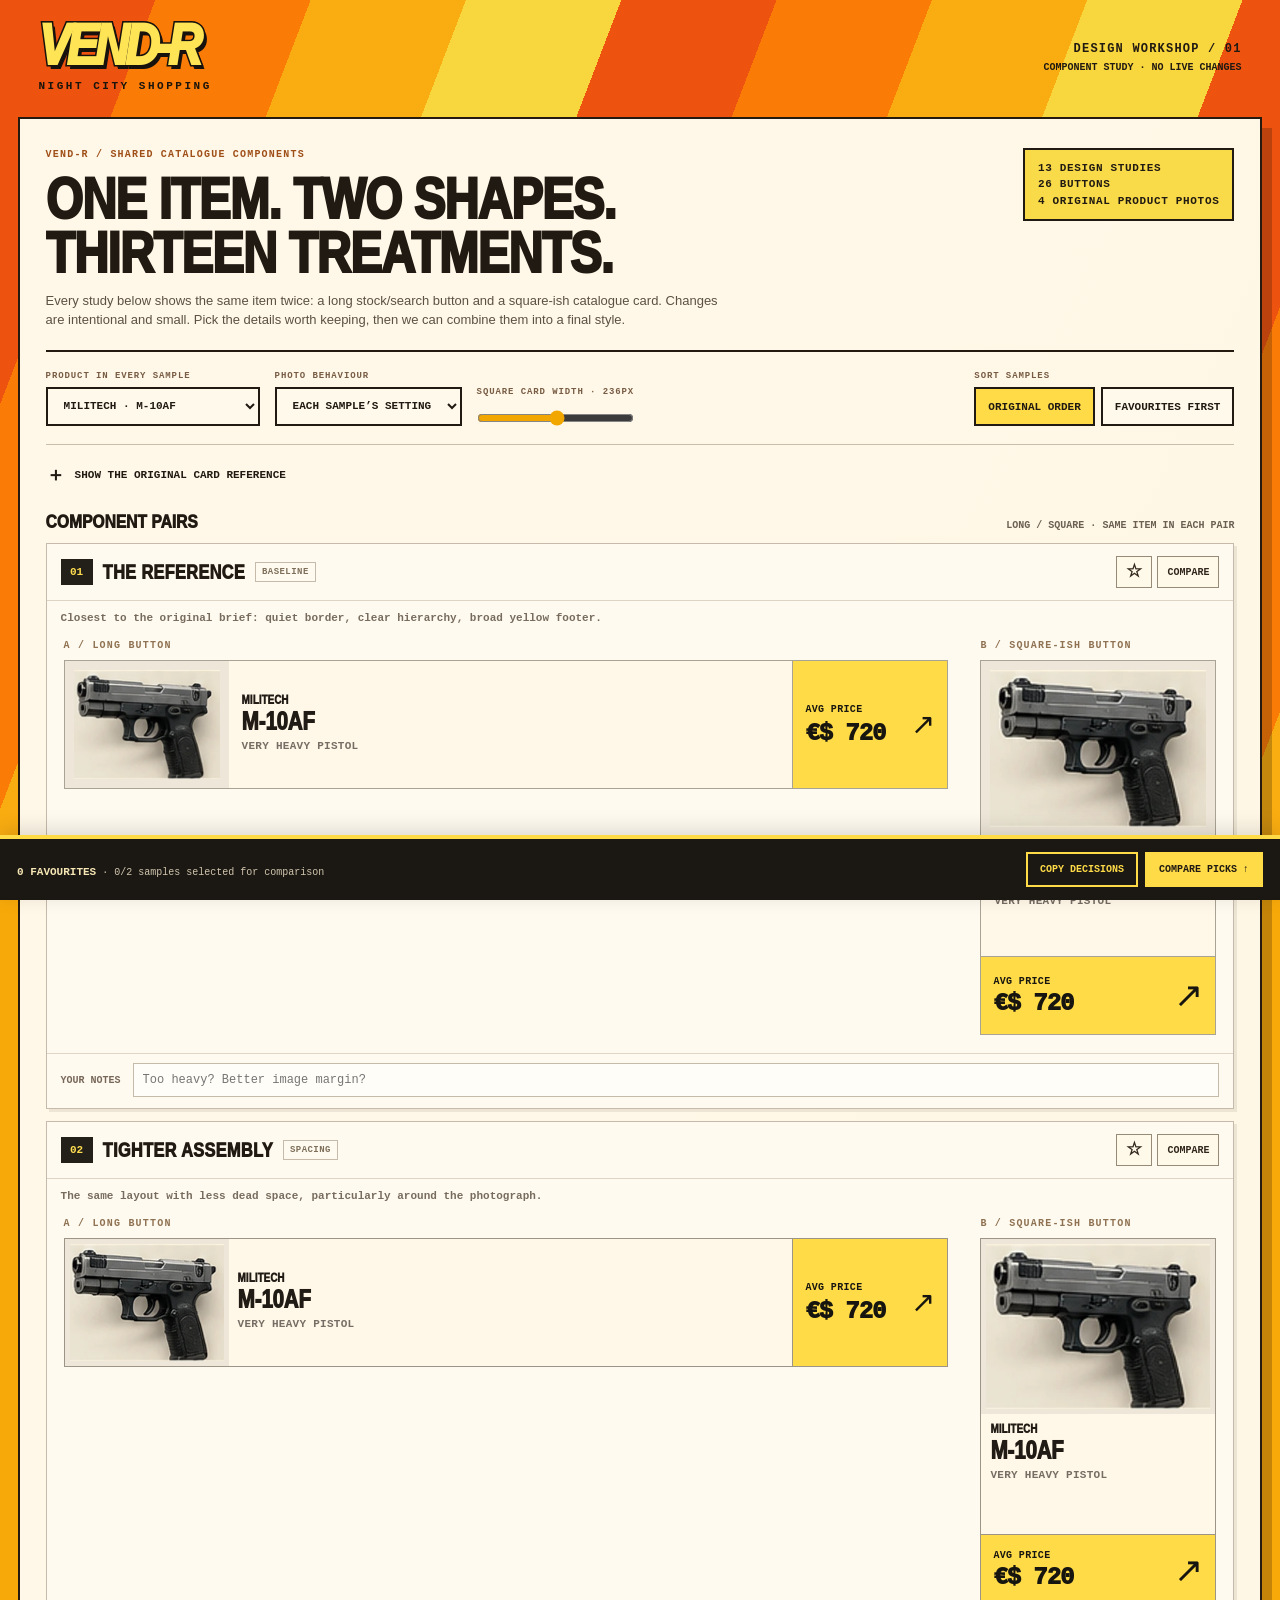
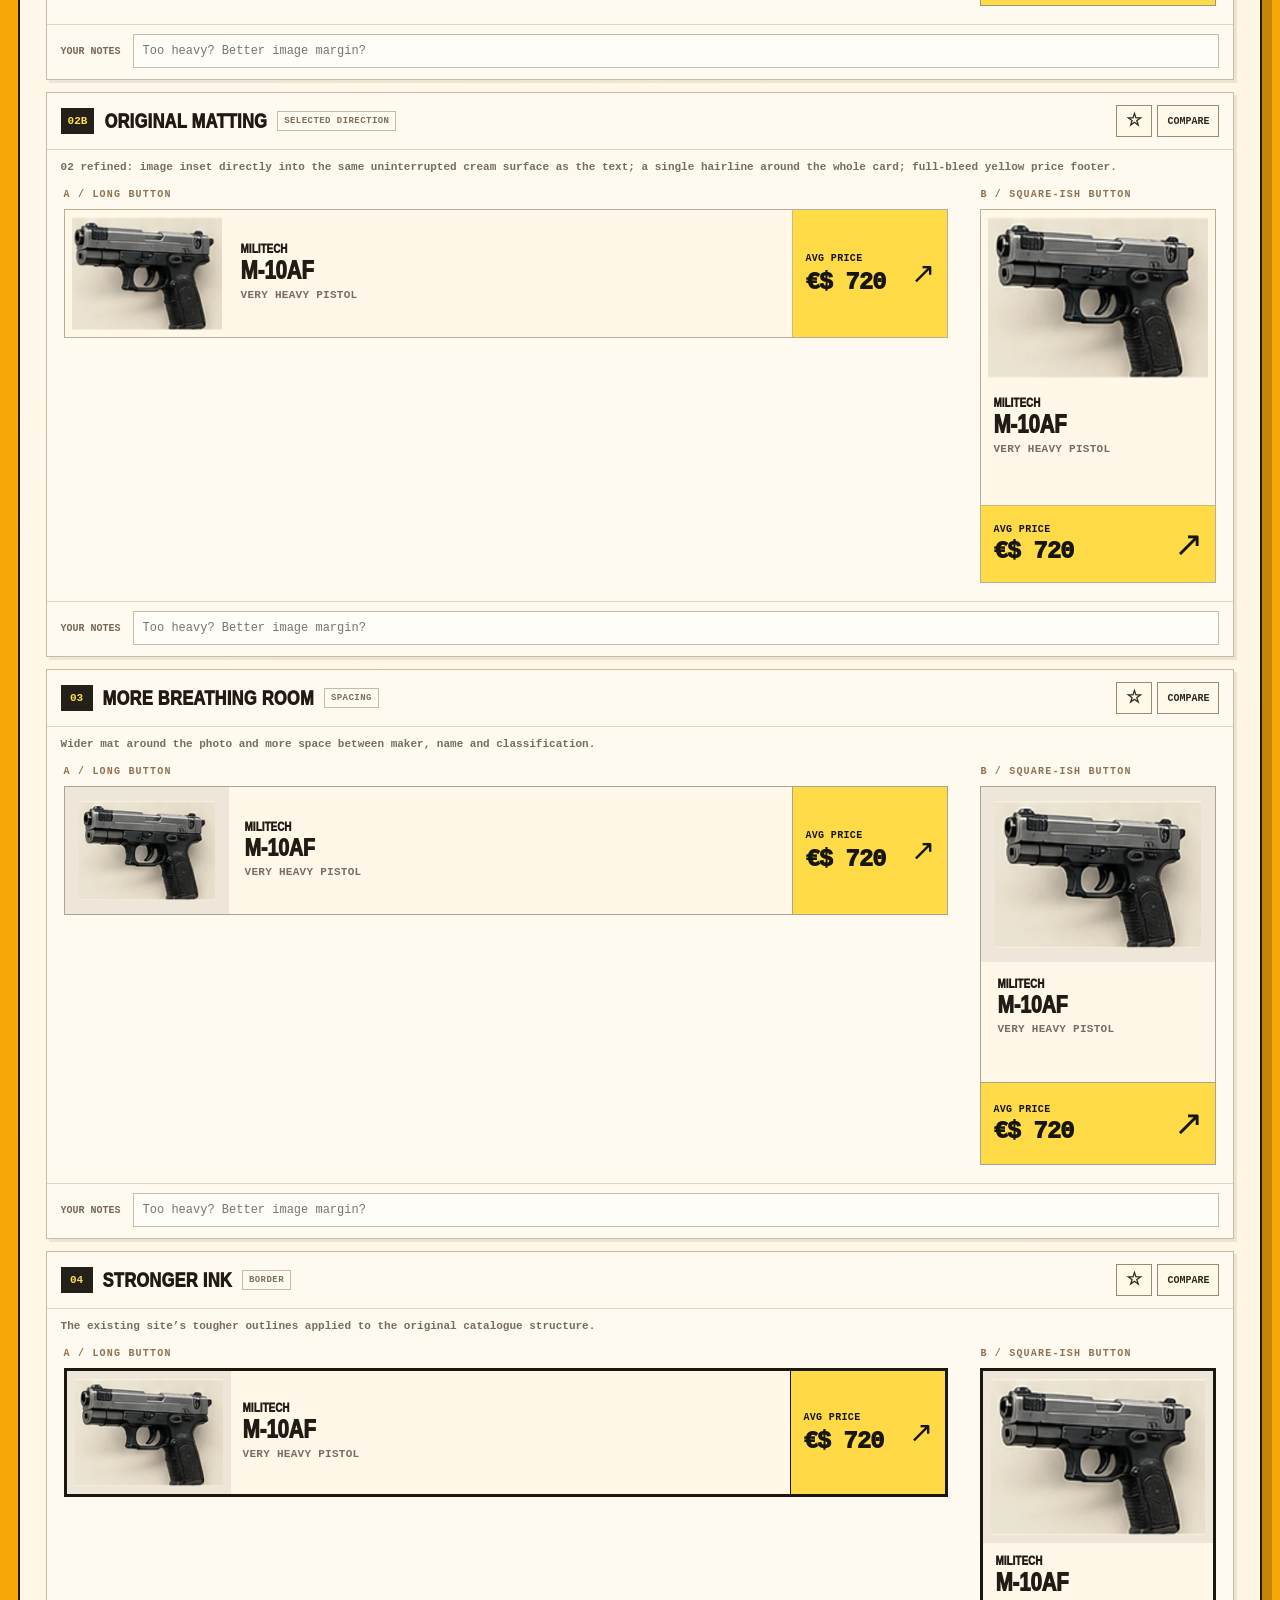
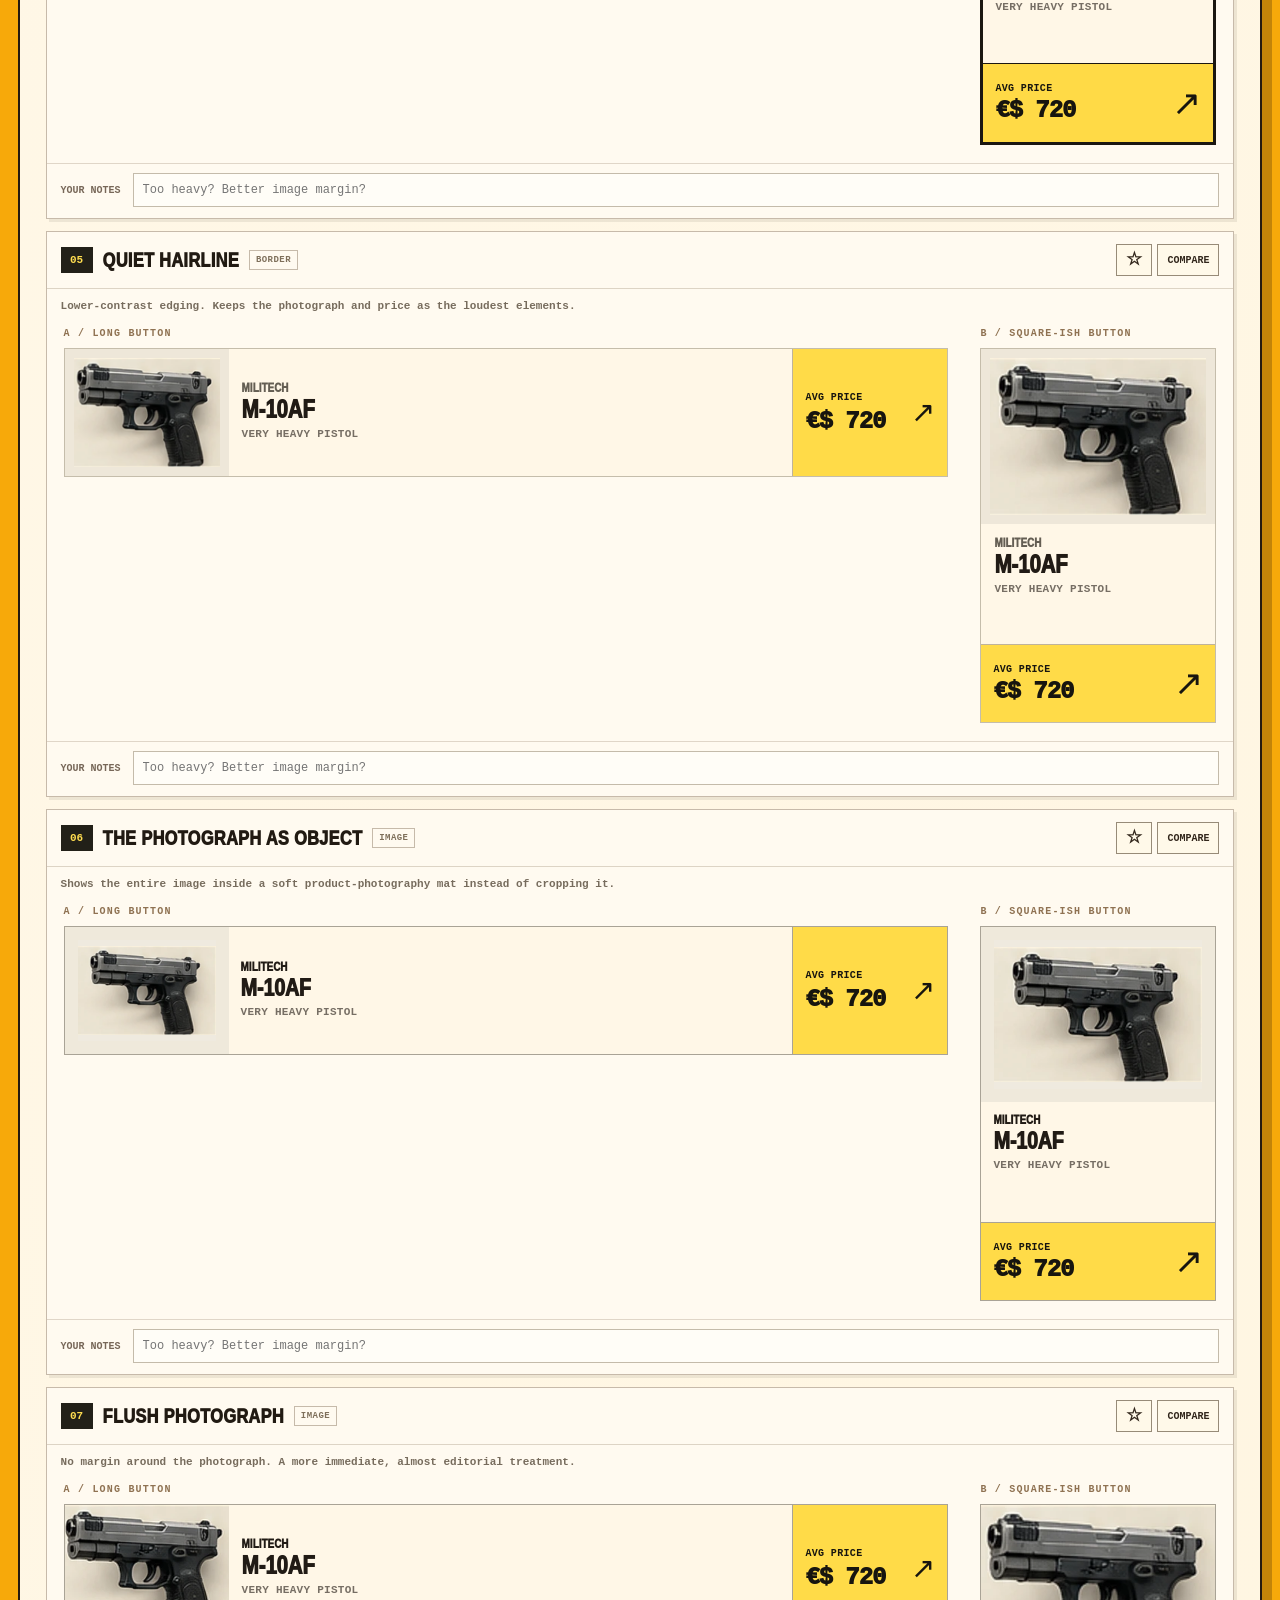
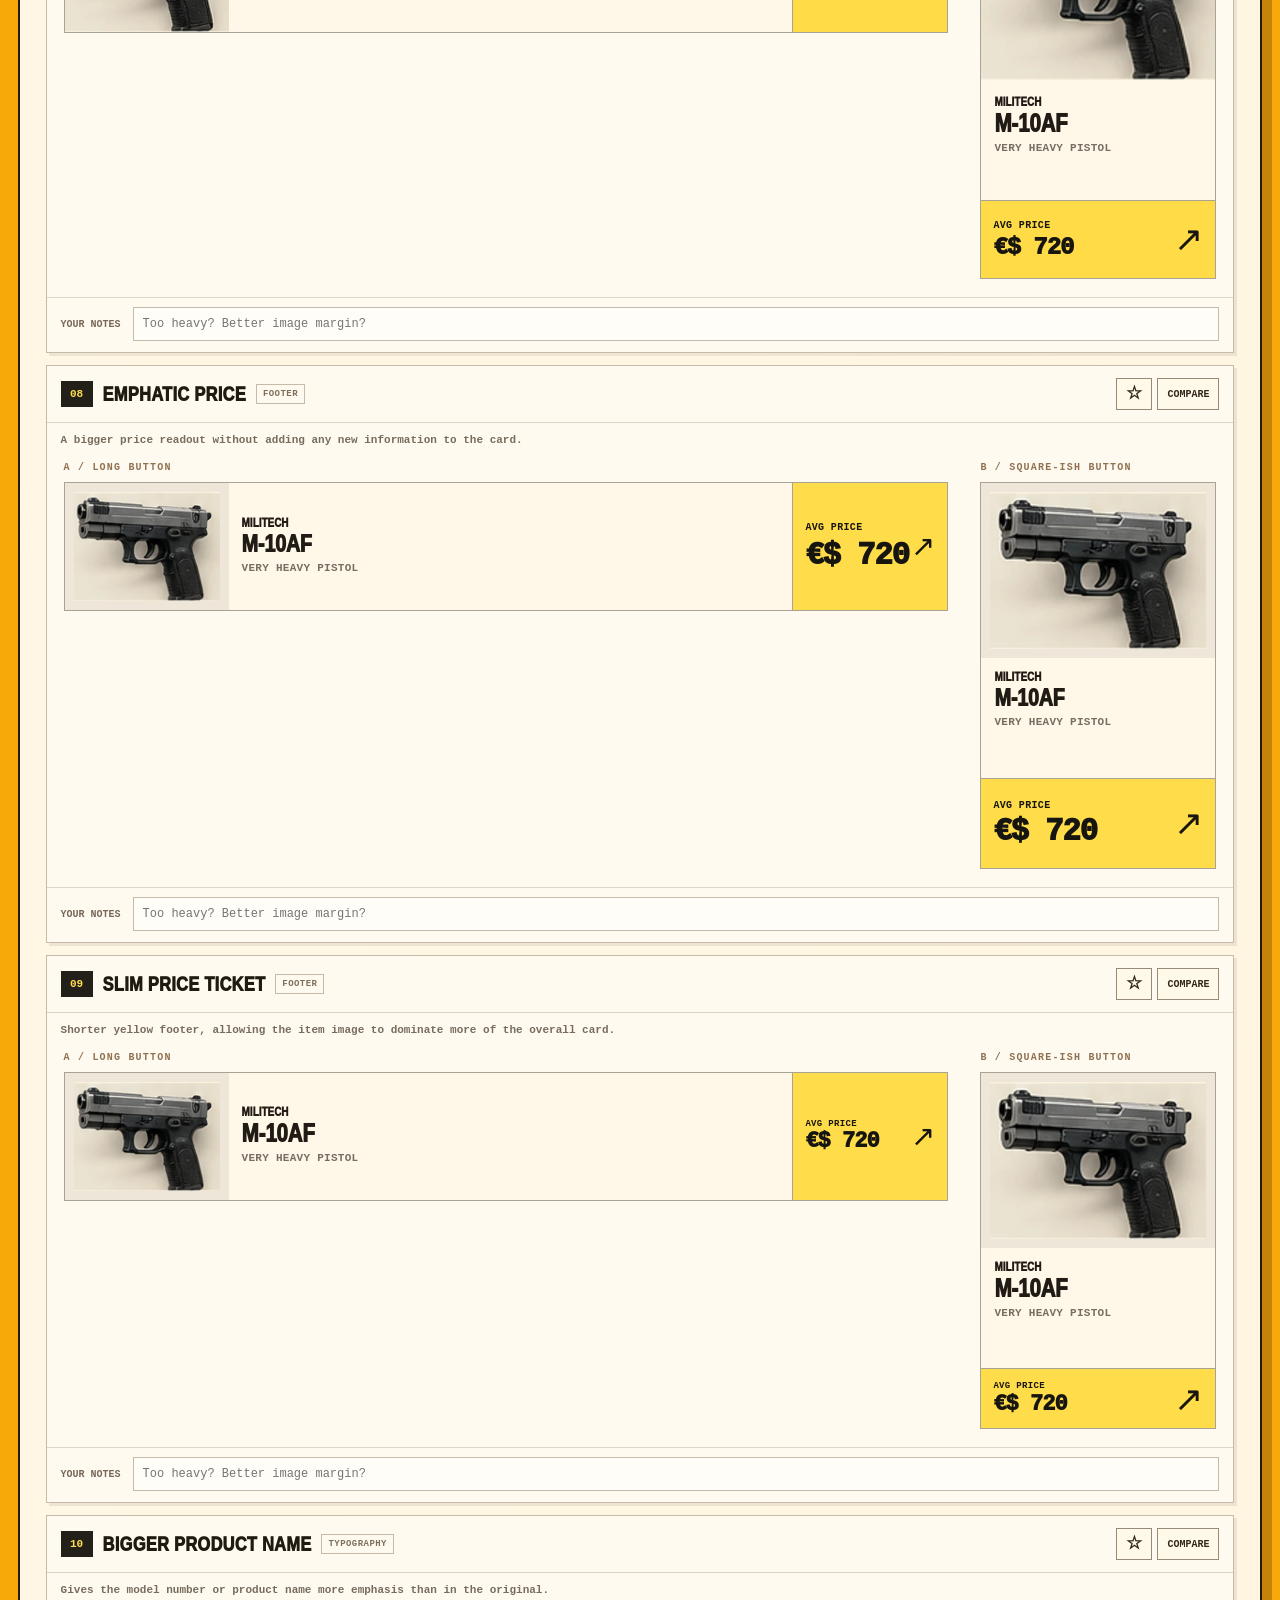
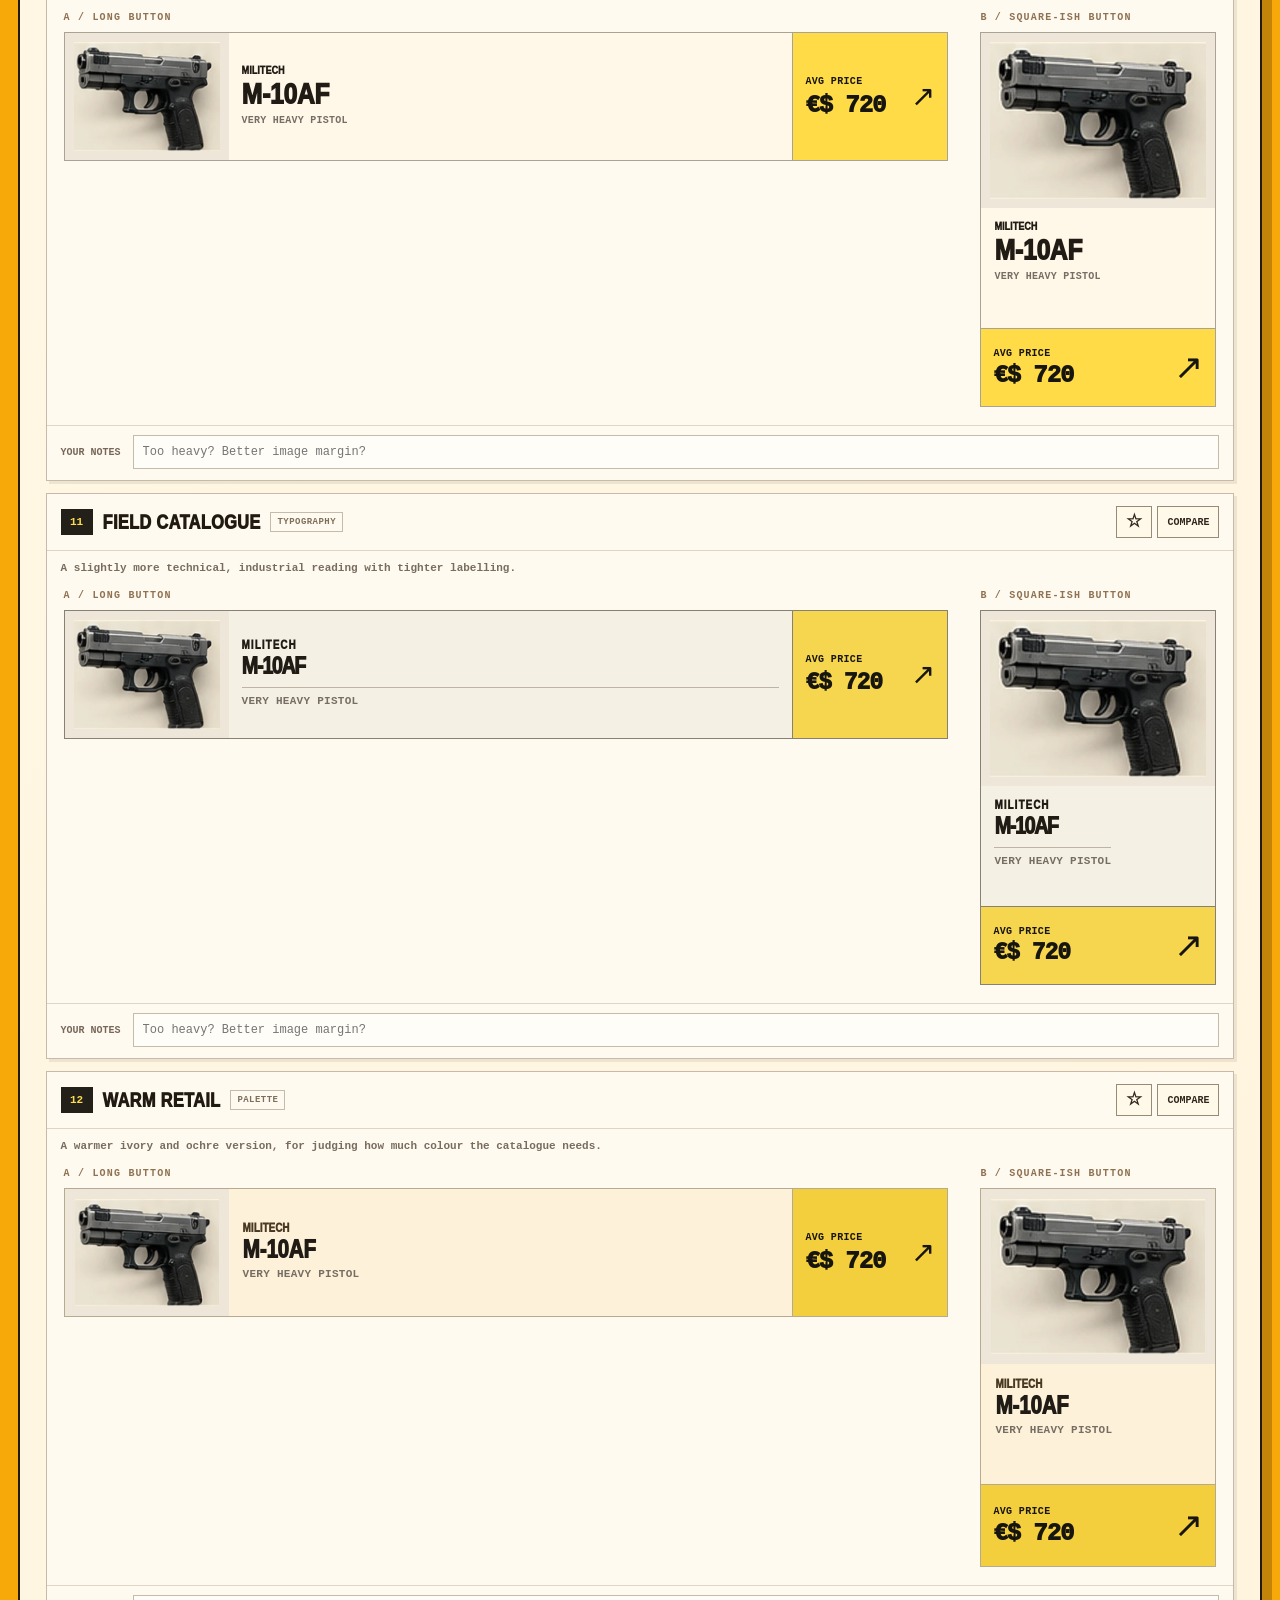
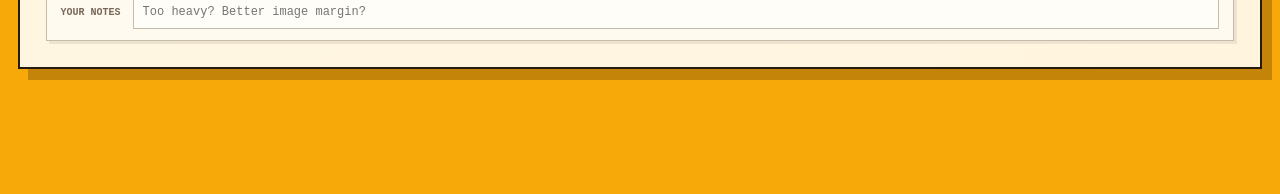
<file: design/item-card-design-lab.html>
<!doctype html>
<html lang="en">
<head>
<meta charset="utf-8"><meta name="viewport" content="width=device-width,initial-scale=1,viewport-fit=cover">
<title>Vend-R / Item Card Design Lab</title>
<style>
:root{--ink:#211a12;--cream:#fff5df;--paper:#fffaed;--accent:#ffdb48;--rear:#f5ac0c;--outline:#cbc1ae;--square-width:236px;--system:ui-monospace,SFMono-Regular,Menlo,Consolas,monospace;--heavy:Impact,"Arial Narrow", "Liberation Sans Narrow",Arial,sans-serif}
*{box-sizing:border-box}html{scroll-behavior:smooth}body{margin:0;color:var(--ink);background:#f7a90a;font-family:Arial,Helvetica,sans-serif;overflow-x:hidden}
body:before{content:"";position:fixed;inset:0;z-index:-1;background:repeating-linear-gradient(111deg,#ed4d10 0 145px,#fa7907 145px 290px,#f9ad12 290px 435px,#f8d941 435px 580px);opacity:.94}
button,select,input,textarea{font:inherit}button{cursor:pointer}button:focus-visible,select:focus-visible,input:focus-visible,textarea:focus-visible{outline:3px solid #ef5514;outline-offset:3px}
header{display:flex;align-items:center;justify-content:space-between;gap:20px;padding:20px clamp(18px,3vw,50px);max-width:1540px;margin:auto}
.logotype{font:italic 1000 clamp(36px,5vw,58px)/.85 var(--heavy);letter-spacing:-.065em;color:#ffe455;-webkit-text-stroke:3px #17120d;paint-order:stroke fill;text-shadow:3px 4px 0 #17120d;white-space:nowrap}
.logo-sub{font:900 11px/2 var(--system);letter-spacing:.23em;color:#19140c;margin:6px 0 0}
.header-right{display:flex;flex-direction:column;align-items:end;gap:5px;text-align:right}
.header-right strong{font:900 12px/1.15 var(--system);letter-spacing:.1em}.header-right small{font:700 10px/1.2 var(--system)}
main{width:min(calc(100% - 36px),1480px);margin:0 auto 60px;padding:clamp(14px,2vw,28px);border:2px solid #241a10;background:linear-gradient(115deg,#fff8e9,#fff5df);box-shadow:10px 11px 0 rgba(30,20,12,.24)}
.intro{display:grid;grid-template-columns:minmax(0,1fr) auto;align-items:start;gap:26px;padding:3px 0 20px;border-bottom:2px solid #241a10}
.eyebrow{font:900 10px/1.4 var(--system);color:#9f4f18;letter-spacing:.12em;text-transform:uppercase;margin:0 0 10px}
h1{font:1000 clamp(32px,4.6vw,58px)/.93 var(--heavy);letter-spacing:-.016em;text-transform:uppercase;margin:0 0 11px}p{margin:0;line-height:1.5}.intro p{max-width:690px;font-size:13px;color:#5c5143}
.intro-stamp{border:2px solid #211a12;padding:10px 13px;background:#f9db49;min-width:158px;font:900 11px/1.5 var(--system);text-transform:uppercase;letter-spacing:.06em}
.toolbar{display:flex;align-items:end;flex-wrap:wrap;gap:10px 15px;padding:19px 0 18px;border-bottom:1px solid #c9beaa}
.field{display:flex;flex-direction:column;gap:5px}.field label,.field>span{font:900 9px/1.3 var(--system);color:#785c44;letter-spacing:.1em;text-transform:uppercase}
select,.compact-btn{height:39px;border:2px solid #211a12;background:#fff9ec;color:#211a12;padding:0 12px;border-radius:0;font:900 11px var(--system);text-transform:uppercase}
select{min-width:150px;max-width:100%}.button-row{display:flex;flex-wrap:wrap;align-items:center;gap:6px}.compact-btn[aria-pressed="true"],.compact-btn.active{background:#ffdb48}.compact-btn:hover{background:#fff0bf}
.spacer{flex:1 1 25px}.mini-counter{font:900 10px/1.5 var(--system);color:#87623e}
.reference-toggle{padding:17px 0 6px}.reference-toggle summary{cursor:pointer;list-style:none;display:inline-flex;align-items:center;gap:10px;font:900 11px var(--system);text-transform:uppercase}
.reference-toggle summary:before{content:'＋';font:1000 19px var(--system)}.reference-toggle[open] summary:before{content:'−'}
.reference-frame{background:#fffaf0;padding:11px;border:1px solid #c8bdab;max-width:1100px;margin:10px 0 2px}.reference-frame img{width:100%;height:auto;display:block}.reference-frame p{font:800 10px/1.5 var(--system);margin-top:7px;color:#776b56}
.study-head{display:flex;align-items:baseline;justify-content:space-between;gap:15px;margin:16px 0 11px}.study-head h2{font:1000 19px var(--heavy);text-transform:uppercase;margin:0}.study-head span{font:800 10px var(--system);color:#6b6052}
.sample-stack{display:grid;gap:12px}
.sample{--line:#a9a396;--bw:1px;--pad:9px;--infopad:13px;--foot:78px;--base:#fff7e7;--yellow:#ffdb48;--name-size:25px;--price-size:24px;--fit:cover;background:#fffaf0;border:1px solid #c7baaa;box-shadow:3px 3px 0 rgba(30,20,12,.08);scroll-margin-top:15px}
.sample.active-sample{border-color:#ec620b;box-shadow:0 0 0 2px #ec620b}
.sample-head{display:flex;align-items:center;gap:10px;padding:12px 14px;border-bottom:1px solid #ddd4c5;flex-wrap:wrap}.sample-number{font:900 11px var(--system);padding:7px;background:#222018;color:#ffdd50;min-width:32px;text-align:center}
.sample-title{font:1000 20px/1 var(--heavy);text-transform:uppercase;margin:0;letter-spacing:.015em}.sample-tag{font:900 9px var(--system);padding:4px 6px;border:1px solid #c6baaa;color:#7e6f5a;letter-spacing:.05em}
.sample-tools{margin-left:auto;display:flex;gap:5px;align-items:center}.sample-tools button{border:1px solid #978b78;background:#fff9e9;color:#32271c;padding:6px 9px;min-height:32px;font:900 10px var(--system);text-transform:uppercase}.sample-tools button[aria-pressed="true"]{background:#ffd947;border-color:#241d14}.sample-tools .fav{font-size:18px;line-height:18px;padding:5px 9px}.sample-desc{font:700 11px/1.5 var(--system);color:#776c5d;padding:9px 14px 0}
.sample-body{display:grid;grid-template-columns:minmax(0,1fr) calc(var(--square-width) + 0px);gap:clamp(16px,2.5vw,37px);padding:13px 17px 18px;align-items:start}.format{min-width:0}.format-label{font:900 10px var(--system);color:#8f7252;letter-spacing:.12em;margin-bottom:9px;text-transform:uppercase}
.product{background:var(--base);border:var(--bw) solid var(--line);color:#211b15;display:flex;padding:0;text-align:left;border-radius:0;min-width:0;box-shadow:none;overflow:hidden;transition:box-shadow .12s ease,transform .12s ease}
.product:hover{box-shadow:0 0 0 2px #e4a326}.product:active{transform:translateY(1px)}
.product-art{display:block;background:#eee7d9;overflow:hidden;padding:var(--pad);flex:none;min-width:0}
.product-art img{display:block;width:100%;height:100%;object-fit:var(--fit);object-position:center;background:#eee8de}
.product-details{display:flex;flex-direction:column;gap:3px;padding:var(--infopad);min-width:0;flex:1}
.product-maker{font:1000 12px/1 var(--heavy);letter-spacing:.005em;text-transform:uppercase}
.product-name{font:1000 var(--name-size)/.96 var(--heavy);letter-spacing:-.007em;text-transform:uppercase;overflow-wrap:anywhere}
.product-kind{font:800 11px/1.38 var(--system);color:#766e64;letter-spacing:.025em;text-transform:uppercase;margin-top:3px}
.product-footer{background:var(--yellow);border:0;display:flex;align-items:end;justify-content:space-between;gap:7px;min-width:0;color:#17150f}
.price-copy{display:flex;flex-direction:column;gap:6px;min-width:0}
.price-tag{font:850 10px/1.1 var(--system);text-transform:uppercase;letter-spacing:.035em}
.price-amount{font:1000 var(--price-size)/.95 var(--system);letter-spacing:-.045em;white-space:nowrap}
.price-arrow{font:300 35px/.75 Arial,sans-serif;white-space:nowrap}
/* Long and square share exactly the same content; only spatial layout differs. */
.product.long{width:100%;height:129px;flex-direction:row;align-items:stretch}
.long .product-art{width:164px;height:100%;padding:var(--pad)}
.long .product-details{justify-content:center}
.long .product-footer{width:155px;padding:13px 12px;align-items:center;border-left:1px solid var(--line)}
.long .price-copy{gap:8px}.long .price-arrow{font-size:29px;align-self:center}
.product.square{width:var(--square-width);height:auto;flex-direction:column;align-self:start}
.square .product-art{width:100%;aspect-ratio:4/3}
.square .product-details{height:120px;min-height:120px}
.square .product-footer{height:var(--foot);min-height:var(--foot);width:100%;padding:11px 12px 12px;align-items:center;border-top:1px solid var(--line)}
.square .price-copy{justify-content:center;gap:6px}.square .price-arrow{align-self:center}
/* Variants focused on a specific design detail */
.sample[data-style="quiet"] .product-footer{border-color:#bfb39b}.sample[data-style="quiet"] .product-maker{color:#645e53}
/* 02B: the photograph is inset on the SAME cream plane as the text.
   The thin outline belongs only to the whole card; price runs edge to edge. */
.sample[data-style="original-matting"] .product-art,
.sample[data-style="original-matting"] .product-art img{background:var(--base)}
.sample[data-style="original-matting"] .product-art img{border:0}
.sample[data-style="original-matting"] .product-footer{border-color:#d0bc76}
.sample[data-style="matte"] .product-art img{background:#efeadf}.sample[data-style="matte"] .product-art{background:#efe9db}
.sample[data-style="flush"] .product-art{padding:0}.sample[data-style="flush"] .square .product-details{padding-top:16px}
.sample[data-style="slim"] .product-footer{padding-top:7px;padding-bottom:7px}.sample[data-style="slim"] .price-copy{gap:3px}.sample[data-style="slim"] .price-tag{font-size:9px}
.sample[data-style="big-name"] .product-maker{font-size:11px}.sample[data-style="big-name"] .product-kind{font-size:10px}
.sample[data-style="field"] .product-maker{letter-spacing:.09em}.sample[data-style="field"] .product-name{letter-spacing:-.055em}.sample[data-style="field"] .product-kind{border-top:1px solid #bdb4a6;padding-top:6px;margin-top:7px}
.sample[data-style="warm"] .product-maker{color:#493822}
.sample-note-row{border-top:1px solid #e0d6c8;padding:9px 14px 11px;display:flex;align-items:center;gap:12px;flex-wrap:wrap}
.sample-note-row label{font:900 10px var(--system);text-transform:uppercase;color:#776758}.note-field{flex:1;min-width:180px;height:34px;border:1px solid #c4bbaa;background:#fffdf7;padding:5px 9px;font:12px var(--system)}
.bottom-bar{position:sticky;bottom:0;display:flex;align-items:center;gap:10px;flex-wrap:wrap;justify-content:space-between;padding:13px 17px;background:#1b1814;color:#f6e6b4;border-top:4px solid #ffdb48;z-index:9;box-shadow:0 -5px 20px #0002}
.bottom-bar strong{font:900 11px var(--system);text-transform:uppercase}.bottom-bar span{font:10px var(--system);color:#d1c5ad}.bottom-bar button{background:#ffdb48;color:#211a12;border:2px solid #ffdb48;padding:10px 12px;font:900 10px var(--system);text-transform:uppercase}.bottom-bar button.secondary{background:transparent;color:#ffdb48}
.compare-heading{display:flex;align-items:center;justify-content:space-between;gap:12px;margin:20px 0 8px}.compare-heading h2{font:1000 23px var(--heavy);margin:0;text-transform:uppercase}.compare-area{display:grid;grid-template-columns:repeat(2,minmax(0,1fr));gap:13px}.compare-pane{border:1px solid #c7baaa;background:#fffaf0;padding:12px;min-width:0}.compare-pane .product.square{margin:12px 0 0}.compare-pane .product.long{margin-top:10px}.compare-name{font:900 11px var(--system);text-transform:uppercase;color:#786b57}
[hidden]{display:none!important}
@media(max-width:1000px){.sample-body{grid-template-columns:minmax(0,1fr) 226px;gap:20px}.long .product-art{width:130px}.long .product-footer{width:132px}.long .price-amount{font-size:19px}.long .product-name{font-size:22px}.long .price-arrow{font-size:24px}}
@media(max-width:700px){header{padding:19px 14px}.logotype{font-size:43px}.logo-sub{font-size:9px}.header-right strong{font-size:9px}.header-right small{font-size:8px}main{width:calc(100% - 18px);padding:12px;box-shadow:4px 5px 0 #211a1224}.intro{grid-template-columns:1fr;gap:10px}.intro-stamp{display:none}.intro h1{font-size:41px}.toolbar{gap:11px}.field{flex:1 1 130px}select{width:100%;min-width:0}.spacer{display:none}.study-head{align-items:start}.sample-body{grid-template-columns:1fr;gap:16px;padding:10px 11px 16px}.sample-body .format:last-child{max-width:100%}.sample-head{padding:10px}.sample-desc{padding:7px 10px 0}.sample-title{font-size:19px}.sample-tag{margin-right:30px}.sample-tools{margin-left:auto}.sample-tools button{padding:5px 7px}.product.long{height:110px}.long .product-art{width:105px}.long .product-details{padding:8px;gap:2px}.long .product-maker{font-size:10px}.long .product-name{font-size:19px}.long .product-kind{font-size:9px;line-height:1.2}.long .product-footer{width:106px;padding:8px}.long .price-amount{font-size:16px}.long .price-tag{font-size:8px}.long .price-arrow{font-size:22px}.product.square{width:min(var(--square-width),100%)}.square .product-details{height:120px}.format-label{margin-bottom:6px}.compare-area{grid-template-columns:1fr}.bottom-bar{padding:10px}.bottom-bar button{padding:8px}}
@media(max-width:380px){main{padding:9px}.long .product-art{width:86px}.long .product-footer{width:95px}.long .product-name{font-size:17px}.long .price-amount{font-size:14px}.long .price-arrow{font-size:18px}.long .price-tag{font-size:7px}.sample-number{padding:6px}.sample-title{font-size:16px}}
</style>
</head>
<body>
<header>
 <div><div class="logotype">VEND-R</div><div class="logo-sub">NIGHT CITY SHOPPING</div></div>
 <div class="header-right"><strong>DESIGN WORKSHOP / 01</strong><small>COMPONENT STUDY · NO LIVE CHANGES</small></div>
</header>
<main>
 <section class="intro"><div><div class="eyebrow">VEND-R / SHARED CATALOGUE COMPONENTS</div><h1>One item. Two shapes.<br>Thirteen treatments.</h1><p>Every study below shows the same item twice: a long stock/search button and a square-ish catalogue card. Changes are intentional and small. Pick the details worth keeping, then we can combine them into a final style.</p></div><div class="intro-stamp">13 design studies<br>26 buttons<br>4 original product photos</div></section>
 <div class="toolbar">
   <div class="field"><label for="itemSelect">Product in every sample</label><select id="itemSelect"><option value="0">MILITECH · M-10AF</option><option value="1">KIROSHI · K-11</option><option value="2">TRAUMA TEAM · TR-6</option><option value="3">ARASAKA · TACTICAL JACKET</option><option value="mixed">Rotate all four items</option></select></div>
   <div class="field"><label for="imageMode">Photo behaviour</label><select id="imageMode"><option value="as-designed">Each sample’s setting</option><option value="cover">Crop to 4:3</option><option value="contain">Show whole photo</option></select></div>
   <div class="field"><label for="widthSlider">Square card width · <span id="widthValue">236</span>px</label><input id="widthSlider" type="range" min="180" max="290" step="2" value="236" style="width:100%;accent-color:#f2a600;margin:7px 0 0"></div>
   <div class="spacer"></div><div class="field"><span>Sort samples</span><div class="button-row"><button type="button" class="compact-btn active" id="allOrder" aria-pressed="true">Original order</button><button type="button" class="compact-btn" id="favOrder" aria-pressed="false">Favourites first</button></div></div>
 </div>
 <details class="reference-toggle"><summary>Show the original card reference</summary><div class="reference-frame"><img src="[data-uri]" alt="Original Vend-R catalogue card mockup reference with Militech, Kiroshi, Trauma Team and Arasaka items"><p>The images and display prices here are taken from the design mockup. This is a graphic comparison, not verified live stock or official pricing.</p></div></details>
 <div class="study-head"><h2>Component pairs</h2><span>LONG / SQUARE · SAME ITEM IN EACH PAIR</span></div>
 <section class="sample-stack" id="sampleStack" aria-label="Item button design samples"></section>
 <section id="compareSection" hidden><div class="compare-heading"><h2>Head-to-head comparison</h2><button type="button" class="compact-btn" id="clearCompare">Clear comparison</button></div><div class="compare-area" id="compareArea"></div></section>
</main>
<div class="bottom-bar"><div><strong id="statusCount">0 favourites</strong><span id="statusCompare"> · Select two samples to compare</span></div><div style="display:flex;gap:7px"><button type="button" id="copyNotes" class="secondary">Copy decisions</button><button type="button" id="jumpCompare">Compare picks ↑</button></div></div>
<script>
const PRODUCTS=[{"brand":"MILITECH","name":"M-10AF","kind":"VERY HEAVY PISTOL","price":"€$ 720","price_label":"AVG PRICE","note":"Original concept item · illustrative price","code":"M10","image":"[data-uri]"},{"brand":"KIROSHI","name":"K-11","kind":"CYBEROPTICS","price":"€$ 1,240","price_label":"AVG PRICE","note":"Original concept item · illustrative price","code":"K11","image":"[data-uri]"},{"brand":"TRAUMA TEAM","name":"TR-6","kind":"MEDKIT","price":"€$ 100","price_label":"AVG PRICE","note":"Original concept item · illustrative price","code":"TR6","image":"[data-uri]"},{"brand":"ARASAKA","name":"TACTICAL JACKET","kind":"LIGHT ARMOUR","price":"€$ 500","price_label":"AVG PRICE","note":"Original concept item · illustrative price","code":"TACT","image":"[data-uri]"}];
const VARIANTS=[{"id":"01","title":"The reference","tag":"BASELINE","line":"#a9a396","bw":1,"pad":9,"info":13,"footer":78,"paper":"#fff7e7","yellow":"#ffdb48","size":25,"price":24,"fit":"cover","style":"standard","note":"Closest to the original brief: quiet border, clear hierarchy, broad yellow footer."},{"id":"02","title":"Tighter assembly","tag":"SPACING","line":"#9c9486","bw":1,"pad":5,"info":9,"footer":71,"paper":"#fff7e7","yellow":"#ffdb48","size":25,"price":24,"fit":"cover","style":"standard","note":"The same layout with less dead space, particularly around the photograph."},{"id":"02B","title":"Original matting","tag":"SELECTED DIRECTION","line":"#b7ad9c","bw":1,"pad":7,"info":12,"footer":77,"paper":"#fff7e7","yellow":"#ffdb48","size":25,"price":24,"fit":"cover","style":"original-matting","note":"02 refined: image inset directly into the same uninterrupted cream surface as the text; a single hairline around the whole card; full-bleed yellow price footer."},{"id":"03","title":"More breathing room","tag":"SPACING","line":"#a9a396","bw":1,"pad":14,"info":16,"footer":82,"paper":"#fff7e7","yellow":"#ffdb48","size":24,"price":24,"fit":"cover","style":"standard","note":"Wider mat around the photo and more space between maker, name and classification."},{"id":"04","title":"Stronger ink","tag":"BORDER","line":"#1b1711","bw":3,"pad":8,"info":12,"footer":79,"paper":"#fff7e7","yellow":"#ffda46","size":25,"price":24,"fit":"cover","style":"standard","note":"The existing site’s tougher outlines applied to the original catalogue structure."},{"id":"05","title":"Quiet hairline","tag":"BORDER","line":"#c5bdab","bw":1,"pad":9,"info":13,"footer":78,"paper":"#fff7e7","yellow":"#ffdb48","size":25,"price":24,"fit":"cover","style":"quiet","note":"Lower-contrast edging. Keeps the photograph and price as the loudest elements."},{"id":"06","title":"The photograph as object","tag":"IMAGE","line":"#a9a396","bw":1,"pad":13,"info":12,"footer":78,"paper":"#fff7e7","yellow":"#ffdb48","size":24,"price":24,"fit":"contain","style":"matte","note":"Shows the entire image inside a soft product-photography mat instead of cropping it."},{"id":"07","title":"Flush photograph","tag":"IMAGE","line":"#a9a396","bw":1,"pad":0,"info":13,"footer":78,"paper":"#fff7e7","yellow":"#ffdb48","size":25,"price":24,"fit":"cover","style":"flush","note":"No margin around the photograph. A more immediate, almost editorial treatment."},{"id":"08","title":"Emphatic price","tag":"FOOTER","line":"#a9a396","bw":1,"pad":9,"info":13,"footer":90,"paper":"#fff7e7","yellow":"#ffdc49","size":24,"price":31,"fit":"cover","style":"standard","note":"A bigger price readout without adding any new information to the card."},{"id":"09","title":"Slim price ticket","tag":"FOOTER","line":"#a9a396","bw":1,"pad":9,"info":13,"footer":60,"paper":"#fff7e7","yellow":"#ffdc49","size":25,"price":22,"fit":"cover","style":"slim","note":"Shorter yellow footer, allowing the item image to dominate more of the overall card."},{"id":"10","title":"Bigger product name","tag":"TYPOGRAPHY","line":"#a9a396","bw":1,"pad":9,"info":13,"footer":78,"paper":"#fff7e7","yellow":"#ffdb48","size":30,"price":24,"fit":"cover","style":"big-name","note":"Gives the model number or product name more emphasis than in the original."},{"id":"11","title":"Field catalogue","tag":"TYPOGRAPHY","line":"#878074","bw":1,"pad":9,"info":13,"footer":78,"paper":"#f4f0e4","yellow":"#f6d64e","size":24,"price":23,"fit":"cover","style":"field","note":"A slightly more technical, industrial reading with tighter labelling."},{"id":"12","title":"Warm retail","tag":"PALETTE","line":"#b6aa91","bw":1,"pad":10,"info":14,"footer":82,"paper":"#fdf2d9","yellow":"#f3ce3d","size":25,"price":24,"fit":"cover","style":"warm","note":"A warmer ivory and ochre version, for judging how much colour the catalogue needs."}];
const KEY='vendr.card-workshop.v1';
const store=(()=>{try{return JSON.parse(localStorage.getItem(KEY)||'{}')}catch(e){return {}}})();
const state={item:String(store.item??'0'),imageMode:String(store.imageMode||'as-designed'),cardWidth:Number(store.cardWidth)||236,favorites:new Set(Array.isArray(store.favorites)?store.favorites:[]),compare:Array.isArray(store.compare)?store.compare.slice(0,2):[],notes:store.notes&&typeof store.notes==='object'?store.notes:{},sort:store.sort==='favorites'?'favorites':'original'};
const el=id=>document.getElementById(id);
const escapeHtml=t=>String(t??'').replace(/[&<>"']/g,ch=>({'&':'&amp;','<':'&lt;','>':'&gt;','"':'&quot;',"'":'&#39;'}[ch]));
function save(){try{localStorage.setItem(KEY,JSON.stringify({...state,favorites:[...state.favorites]}))}catch(e){}}
function productFor(v,i){const index=state.item==='mixed'?i%PRODUCTS.length:Math.max(0,Math.min(PRODUCTS.length-1,Number(state.item)||0));return PRODUCTS[index]}
function vars(v){return `--line:${v.line};--bw:${v.bw}px;--pad:${v.pad}px;--infopad:${v.info}px;--foot:${v.footer}px;--base:${v.paper};--yellow:${v.yellow};--name-size:${v.size}px;--price-size:${v.price}px;--fit:${state.imageMode==='as-designed'?v.fit:state.imageMode};`}
function itemButton(v,product,shape){return `<button class="product ${shape}" type="button" aria-label="${escapeHtml(product.name)} ${shape} button in ${escapeHtml(v.title)} treatment" title="Design sample only · no purchase action"><span class="product-art"><img alt="" src="${product.image}" draggable="false" loading="lazy"></span><span class="product-details"><span class="product-maker">${escapeHtml(product.brand)}</span><span class="product-name">${escapeHtml(product.name)}</span><span class="product-kind">${escapeHtml(product.kind)}</span></span><span class="product-footer"><span class="price-copy"><span class="price-tag">${escapeHtml(product.price_label)}</span><span class="price-amount">${escapeHtml(product.price)}</span></span><span class="price-arrow" aria-hidden="true">↗</span></span></button>`}
function sampleMarkup(v,i){const p=productFor(v,i);const fav=state.favorites.has(v.id),cmp=state.compare.includes(v.id);return `<article class="sample ${cmp?'active-sample':''}" id="sample-${v.id}" data-id="${v.id}" data-style="${v.style}" style="${vars(v)}"><div class="sample-head"><span class="sample-number">${v.id}</span><h3 class="sample-title">${escapeHtml(v.title)}</h3><span class="sample-tag">${escapeHtml(v.tag)}</span><div class="sample-tools"><button type="button" class="fav" data-fav="${v.id}" aria-label="${fav?'Remove favourite':'Favourite'} ${escapeHtml(v.title)}" aria-pressed="${fav}">${fav?'★':'☆'}</button><button type="button" data-compare="${v.id}" aria-pressed="${cmp}">${cmp?'✓ Selected':'Compare'}</button></div></div><p class="sample-desc">${escapeHtml(v.note)}</p><div class="sample-body"><div class="format"><div class="format-label">A / LONG BUTTON</div>${itemButton(v,p,'long')}</div><div class="format"><div class="format-label">B / SQUARE-ISH BUTTON</div>${itemButton(v,p,'square')}</div></div><div class="sample-note-row"><label for="note-${v.id}">Your notes</label><input class="note-field" id="note-${v.id}" type="text" data-note="${v.id}" placeholder="Too heavy? Better image margin?" value="${escapeHtml(state.notes[v.id]||'')}"></div></article>`}
function orderedVariants(){const v=VARIANTS.slice();return state.sort==='favorites'?v.sort((a,b)=>Number(state.favorites.has(b.id))-Number(state.favorites.has(a.id))):v}
function render(){document.documentElement.style.setProperty('--square-width',`${state.cardWidth}px`);el('widthValue').textContent=state.cardWidth;el('itemSelect').value=state.item;el('imageMode').value=state.imageMode;el('widthSlider').value=String(state.cardWidth);
 const ordered=orderedVariants();const idx=new Map(VARIANTS.map((v,i)=>[v.id,i]));el('sampleStack').innerHTML=ordered.map(v=>sampleMarkup(v,idx.get(v.id))).join('');
 el('statusCount').textContent=`${state.favorites.size} favourite${state.favorites.size===1?'':'s'}`;el('statusCompare').textContent=` · ${state.compare.length}/2 samples selected for comparison`;
 for(const [id,sort] of [['allOrder','original'],['favOrder','favorites']]){const active=state.sort===sort;el(id).classList.toggle('active',active);el(id).setAttribute('aria-pressed',String(active))}
 renderComparison();}
function renderComparison(){const section=el('compareSection'),root=el('compareArea');section.hidden=state.compare.length!==2;if(section.hidden){root.innerHTML='';return}const idx=new Map(VARIANTS.map((v,i)=>[v.id,i]));root.innerHTML=state.compare.map(id=>{const v=VARIANTS.find(x=>x.id===id),p=productFor(v,idx.get(id));return `<div class="compare-pane" data-style="${v.style}" style="${vars(v)}"><div class="compare-name">${v.id} / ${escapeHtml(v.title)}</div>${itemButton(v,p,'long')}${itemButton(v,p,'square')}</div>`}).join('')}
el('sampleStack').addEventListener('click',e=>{const fav=e.target.closest('[data-fav]');if(fav){const id=fav.dataset.fav;if(state.favorites.has(id))state.favorites.delete(id);else state.favorites.add(id);save();render();return}const cmp=e.target.closest('[data-compare]');if(cmp){const id=cmp.dataset.compare;if(state.compare.includes(id))state.compare=state.compare.filter(x=>x!==id);else if(state.compare.length===2)state.compare=[state.compare[1],id];else state.compare.push(id);save();render();return}});
el('sampleStack').addEventListener('input',e=>{if(!e.target.matches('[data-note]'))return;state.notes[e.target.dataset.note]=e.target.value;save()});
el('itemSelect').addEventListener('change',e=>{state.item=e.target.value;save();render()});el('imageMode').addEventListener('change',e=>{state.imageMode=e.target.value;save();render()});el('widthSlider').addEventListener('input',e=>{state.cardWidth=Number(e.target.value);document.documentElement.style.setProperty('--square-width',`${state.cardWidth}px`);el('widthValue').textContent=state.cardWidth;save()});
for(const [id,v] of [['allOrder','original'],['favOrder','favorites']])el(id).addEventListener('click',()=>{state.sort=v;save();render()});
el('jumpCompare').addEventListener('click',()=>{if(state.compare.length===2){el('compareSection').scrollIntoView({behavior:'smooth',block:'start'})}else{el('sampleStack').scrollIntoView({behavior:'smooth'})}});el('clearCompare').addEventListener('click',()=>{state.compare=[];save();render()});
el('copyNotes').addEventListener('click',async()=>{const favs=VARIANTS.filter(v=>state.favorites.has(v.id)),notes=VARIANTS.filter(v=>String(state.notes[v.id]||'').trim());const text=['VEND-R ITEM CARD DESIGN WORKSHOP','Favourites: '+(favs.map(v=>`${v.id} ${v.title}`).join(', ')||'(none)'),'Compared: '+(state.compare.join(' vs ')||'(none)'),`Product mode: ${state.item==='mixed'?'rotating items':PRODUCTS[Number(state.item)]?.name}`,`Photo behaviour: ${state.imageMode}`,`Square card width: ${state.cardWidth}px`,...notes.map(v=>`${v.id} / ${v.title}: ${state.notes[v.id]}`)].join('\n');try{await navigator.clipboard.writeText(text);el('copyNotes').textContent='Copied ✓';setTimeout(()=>el('copyNotes').textContent='Copy decisions',1500)}catch(e){prompt('Copy your design notes:',text)}});
// One-time restore of preferences. The site and live user data are untouched.
render();
</script>
</body></html>
</file>
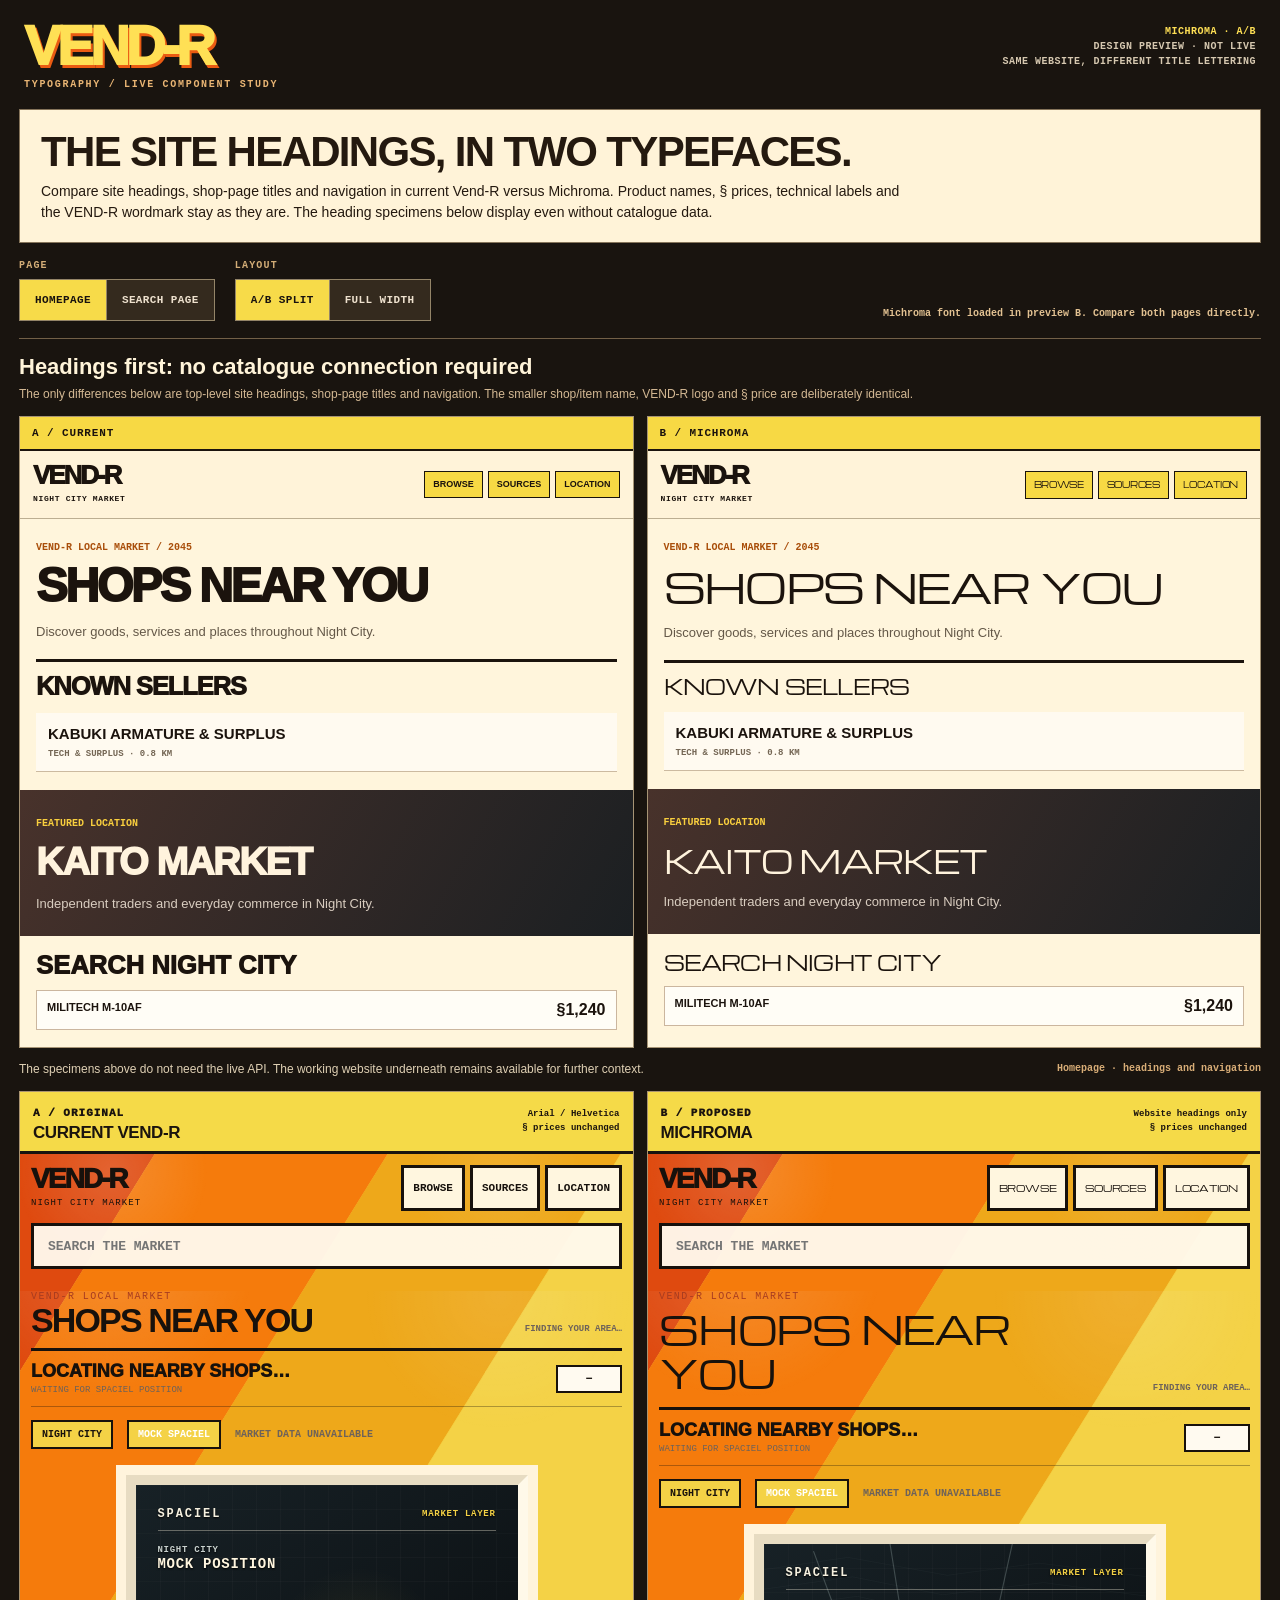
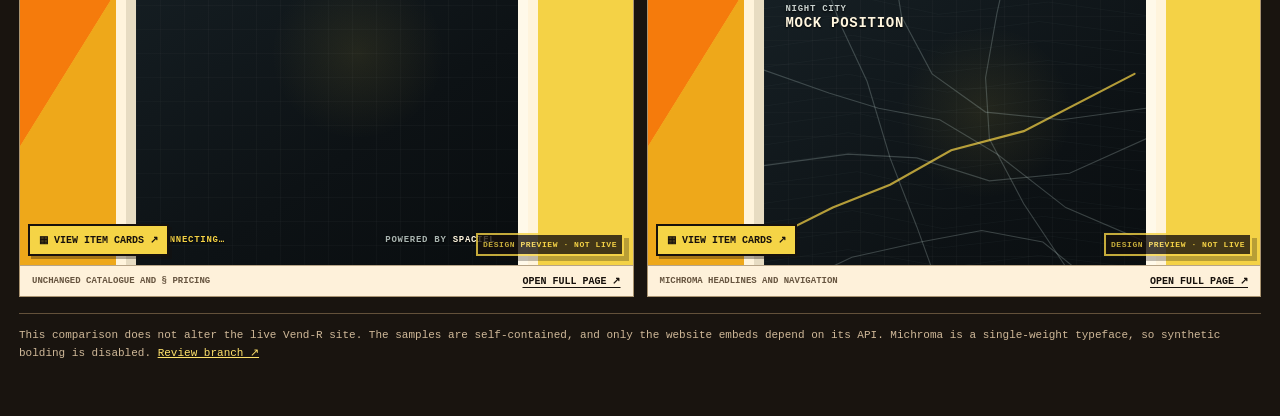
<file: design/michroma-comparison.html>
<!doctype html>
<html lang="en">
<head>
<meta charset="utf-8">
<meta name="viewport" content="width=device-width,initial-scale=1,viewport-fit=cover">
<meta name="theme-color" content="#19140f">
<title>Vend-R / Michroma A–B typography</title>
<link rel="preconnect" href="https://fonts.googleapis.com"><link rel="preconnect" href="https://fonts.gstatic.com" crossorigin><link href="https://fonts.googleapis.com/css2?family=Michroma&display=swap" rel="stylesheet">
<style>
:root{--cream:#fff4d9;--ink:#19140f;--gold:#f7dc44;--orange:#e95e12}
*{box-sizing:border-box}
html{background:#19140f}
body{margin:0;color:var(--cream);font-family:Arial,Helvetica,sans-serif;background:#19140f}
button,select{font:inherit}
button{cursor:pointer}
button:focus-visible,select:focus-visible{outline:3px solid #ffe577;outline-offset:3px}
.masthead{max-width:1600px;margin:0 auto;display:flex;justify-content:space-between;align-items:flex-start;gap:18px;padding:24px 24px 17px}
.brand{font-size:clamp(30px,5vw,55px);font-weight:1000;line-height:.8;letter-spacing:-.07em;color:#ffe055;text-shadow:2px 3px 0 #ea5b12}
.submark{margin:10px 0 0;font:900 10px/1.4 ui-monospace,monospace;letter-spacing:.17em;color:#e9b574}
.mast-note{text-align:right;font:800 10px/1.5 ui-monospace,monospace;color:#d6c8b0;letter-spacing:.05em;text-transform:uppercase}
.mast-note strong{color:#ffe055;display:block}
.shell{max-width:1600px;margin:0 auto;padding:0 19px 50px}
.intro{padding:20px 21px 19px;border:1px solid #85745a;background:#fff3d8;color:#24190f}
.intro h1{font-size:clamp(25px,3.8vw,42px);line-height:1.04;letter-spacing:-.04em;text-transform:uppercase;margin:0 0 7px}
.intro p{font-size:14px;line-height:1.5;max-width:860px;margin:0}
.controls{display:flex;flex-wrap:wrap;align-items:end;gap:12px 20px;padding:17px 0;border-bottom:1px solid #736047}
.field{display:flex;flex-direction:column;gap:7px}
.field label,.control-label{font:800 10px/1.2 ui-monospace,monospace;letter-spacing:.12em;text-transform:uppercase;color:#d3ad77}
.segment{display:inline-flex;border:1px solid #948568;overflow:hidden;flex-wrap:nowrap}
.segment button{min-height:40px;padding:9px 15px;border:0;background:#342a1e;color:#eee1ce;font:900 11px/1.3 ui-monospace,monospace;text-transform:uppercase;letter-spacing:.035em}
.segment button+button{border-left:1px solid #948568}
.segment button[aria-pressed=true]{background:#f7db49;color:#18120e}
.price-switch{display:flex;align-items:center;gap:8px;min-height:40px;cursor:pointer;user-select:none;font:800 11px/1.3 ui-monospace,monospace}
.price-switch input{width:18px;height:18px;accent-color:#ffda43}
.status{flex:1;min-width:190px;font:800 10px/1.4 ui-monospace,monospace;color:#e3c292;text-align:right}
.legend{display:flex;flex-wrap:wrap;justify-content:space-between;gap:8px;padding:13px 0 12px}
.legend p{margin:0;color:#dfd0b4;font:12px/1.45 Arial,sans-serif}
.legend .note{font:750 10px/1.5 ui-monospace,monospace;color:#d8ad77}
.compare{display:grid;grid-template-columns:repeat(2,minmax(0,1fr));align-items:start;gap:13px}
.pane{min-width:0;background:#f9edcf;border:1px solid #aa9471;color:#1b140e}
.pane-header{display:flex;justify-content:space-between;gap:8px;align-items:center;min-height:59px;padding:10px 13px;border-bottom:3px solid #19140f;background:#f5da48}
.pane-header .id{font:1000 11px ui-monospace,monospace;letter-spacing:.09em}
.pane-header h2{font-size:17px;line-height:1.05;margin:4px 0 0;letter-spacing:-.025em;text-transform:uppercase}
.pane-header .micro{font:800 9px/1.5 ui-monospace,monospace;text-align:right}
.frame{height:min(79vh,860px);min-height:535px;position:relative;overflow:hidden;background:#f5d13d}
.frame iframe{display:block;border:0;width:100%;height:100%;background:#f5d13d}
.pane-actions{display:flex;justify-content:space-between;gap:10px;align-items:center;padding:9px 12px;border-top:1px solid #b7a487;background:#fef1da}
.pane-actions span{font:800 9px ui-monospace,monospace;color:#675540;text-transform:uppercase}
.pane-actions a{font:900 10px ui-monospace,monospace;color:#17110c;text-decoration:underline;text-underline-offset:3px;text-transform:uppercase}
.compare[data-layout=wide]{grid-template-columns:1fr}
.compare[data-layout=wide] .pane:not(.selected){display:none}
.compare[data-layout=wide] .frame{height:min(85vh,1050px)}
.mobile-switch{display:none}
.footer{margin-top:16px;padding:13px 0 4px;border-top:1px solid #63513a;font:11px/1.6 ui-monospace,monospace;color:#d0b999}
.footer a{color:#ffe26b}
@media(max-width:850px){
 .masthead{padding:18px 14px 12px}
 .mast-note{font-size:8px}
 .shell{padding:0 9px 30px}
 .intro{padding:15px}
 .intro p{font-size:12px}
 .controls{gap:12px}
 .segment button{padding:9px 10px;font-size:10px}
 .mobile-switch{display:flex;align-items:center;justify-content:space-between;gap:9px;padding:12px 0}
 .mobile-switch .control-label{min-width:63px}
 .compare{grid-template-columns:1fr}
 .compare .pane:not(.selected){display:none}
 .compare .frame{height:70vh;min-height:460px}
 .legend{padding:9px 0}
 .status{min-width:110px;text-align:left}
}
@media(max-width:385px){
 .mast-note{display:none}
 .controls{gap:9px}
 .segment button{padding:9px 8px}
 .pane-header h2{font-size:15px}
}

.heading-studies{padding-top:16px}
.heading-studies>h2{font-size:22px;line-height:1.1;margin:0 0 6px}
.heading-studies>p{font:12px/1.5 Arial,sans-serif;color:#d4b994;margin:0 0 13px}
.heading-pair{display:grid;grid-template-columns:repeat(2,minmax(0,1fr));gap:13px}
.heading-example{background:#fff5dc;border:1px solid #a69475;color:#1b130d;min-width:0}
.heading-name{background:#f7d944;font:900 11px/1.3 ui-monospace,monospace;letter-spacing:.08em;padding:9px 12px;border-bottom:2px solid #1b130d}
.mock-nav{padding:13px;display:flex;flex-wrap:wrap;align-items:center;justify-content:space-between;gap:12px;background:#fff3d9;border-bottom:1px solid #bcae92}
.mock-logo{font:1000 26px/.85 Arial,sans-serif;letter-spacing:-.08em}
.mock-logo small{display:block;font:800 8px/1.5 ui-monospace,monospace;letter-spacing:.08em;margin-top:7px}
.mock-links{display:flex;gap:5px;flex-wrap:wrap}
.mock-links span{padding:8px;background:#f7d944;border:1px solid #19130c;font:900 9px/1 Arial,sans-serif}
.mock-hero{padding:23px 16px 18px}
.mock-kicker{font:800 10px ui-monospace,monospace;color:#a94e0a}
.mock-hero h1{font:1000 clamp(27px,3.7vw,49px)/.98 Arial,sans-serif;margin:10px 0 12px;letter-spacing:-.057em}
.mock-hero p,.mock-shop p{font:13px/1.5 Arial,sans-serif;margin:0;color:#645848}
.mock-section{margin-top:18px;border-top:3px solid #1b130d;padding-top:12px}
.mock-section h2{font:1000 clamp(18px,2vw,28px)/1 Arial,sans-serif;margin:0 0 8px;letter-spacing:-.045em}
.mock-list{margin-top:13px;padding:12px;background:#fffaf0;border-bottom:1px solid #ccbaa0}
.mock-list strong{font:900 15px/1.2 Arial,sans-serif;display:block}
.mock-list small{display:block;margin-top:6px;color:#746654;font:800 9px ui-monospace,monospace}
.mock-shop{padding:22px 16px;background:linear-gradient(120deg,#48322b,#1b1f22);color:#fff3dd}
.mock-shop small{font:900 10px ui-monospace,monospace;color:#f9cf3e}
.mock-shop h2{font:1000 clamp(27px,3vw,39px)/1 Arial,sans-serif;letter-spacing:-.04em;margin:13px 0}
.mock-shop p{color:#d9cdc0}
.mock-search{padding:17px 16px}
.mock-search h2{font:1000 clamp(18px,2vw,27px)/1 Arial,sans-serif;margin:0 0 12px}
.mock-search .unchanged{padding:10px;background:#fffdf6;display:flex;justify-content:space-between;gap:7px;flex-wrap:wrap;font:900 11px Arial,sans-serif;border:1px solid #cbb69e}
.mock-search .unchanged b{font-size:16px}
.heading-example.michroma .mock-links span,
.heading-example.michroma .mock-hero h1,
.heading-example.michroma .mock-section h2,
.heading-example.michroma .mock-shop h2,
.heading-example.michroma .mock-search h2{font-family:Michroma,Arial,sans-serif;font-weight:400;font-synthesis:none;letter-spacing:-.04em;line-height:1.2}
.heading-example.michroma .mock-links span{font-size:8px}
.heading-example.michroma .mock-hero h1{font-size:clamp(25px,3.1vw,40px)}
.heading-example.michroma .mock-section h2,.heading-example.michroma .mock-search h2{font-size:clamp(16px,1.55vw,21px)}
.heading-example.michroma .mock-shop h2{font-size:clamp(23px,2.4vw,32px)}
.heading-pair[data-layout=wide]{grid-template-columns:1fr}
.heading-pair[data-layout=wide] .heading-example:not(.selected){display:none}
@media(max-width:850px){
 .heading-pair{grid-template-columns:1fr}
 .heading-pair .heading-example:not(.selected){display:none}
 .mock-hero h1{font-size:clamp(29px,7.5vw,42px)}
 .heading-example.michroma .mock-hero h1{font-size:clamp(24px,6.6vw,35px)}
 .mock-section h2,.mock-search h2{font-size:24px}
 .heading-example.michroma .mock-section h2,.heading-example.michroma .mock-search h2{font-size:clamp(17px,4.5vw,22px)}
 .mock-shop h2{font-size:35px}
 .heading-example.michroma .mock-shop h2{font-size:clamp(24px,6vw,34px)}
}
</style>
</head>
<body>
<header class="masthead"><div><div class="brand">VEND-R</div><div class="submark">TYPOGRAPHY / LIVE COMPONENT STUDY</div></div><div class="mast-note"><strong>MICHROMA · A/B</strong>DESIGN PREVIEW · NOT LIVE<br>Same website, different title lettering</div></header>
<main class="shell">
<section class="intro"><h1>The site headings, in two typefaces.</h1><p>Compare site headings, shop-page titles and navigation in current Vend-R versus Michroma. Product names, § prices, technical labels and the VEND-R wordmark stay as they are. The heading specimens below display even without catalogue data.</p></section>
<div class="controls" role="group" aria-label="Typography study controls">
 <div class="field"><div class="control-label">Page</div><div class="segment" id="pageModes"><button type="button" data-page="home" aria-pressed="true">Homepage</button><button type="button" data-page="search" aria-pressed="false">Search page</button></div></div>
 <div class="field"><div class="control-label">Layout</div><div class="segment" id="layoutModes"><button type="button" data-layout="split" aria-pressed="true">A/B split</button><button type="button" data-layout="wide" aria-pressed="false">Full width</button></div></div>
 
 <div class="status" id="fontStatus" aria-live="polite">Michroma loads from Google Fonts. If unavailable, the existing typeface is used as fallback.</div>
</div>
<div class="mobile-switch"><div class="control-label">Showing</div><div class="segment" id="mobileModes"><button type="button" data-show="a" aria-pressed="false">A / Current</button><button type="button" data-show="b" aria-pressed="true">B / Michroma</button></div></div>
<section class="heading-studies" aria-label="Self-contained heading comparison">
<h2>Headings first: no catalogue connection required</h2><p>The only differences below are top-level site headings, shop-page titles and navigation. The smaller shop/item name, VEND-R logo and § price are deliberately identical.</p>
<div class="heading-pair" id="headingPair" data-layout="split"><article class="heading-example current" id="headingA">
<div class="heading-name">A / CURRENT</div>
<div class="mock-nav"><div class="mock-logo">VEND-R<small>NIGHT CITY MARKET</small></div><div class="mock-links"><span>BROWSE</span><span>SOURCES</span><span>LOCATION</span></div></div>
<div class="mock-hero"><div class="mock-kicker">VEND-R LOCAL MARKET / 2045</div><h1>SHOPS NEAR YOU</h1><p>Discover goods, services and places throughout Night City.</p>
<div class="mock-section"><h2>KNOWN SELLERS</h2><div class="mock-list"><strong>KABUKI ARMATURE &amp; SURPLUS</strong><small>TECH &amp; SURPLUS · 0.8 KM</small></div></div></div>
<div class="mock-shop"><small>FEATURED LOCATION</small><h2>KAITO MARKET</h2><p>Independent traders and everyday commerce in Night City.</p></div>
<div class="mock-search"><h2>SEARCH NIGHT CITY</h2><div class="unchanged"><span>MILITECH M-10AF</span><b>§1,240</b></div></div>
</article><article class="heading-example michroma selected" id="headingB">
<div class="heading-name">B / MICHROMA</div>
<div class="mock-nav"><div class="mock-logo">VEND-R<small>NIGHT CITY MARKET</small></div><div class="mock-links"><span>BROWSE</span><span>SOURCES</span><span>LOCATION</span></div></div>
<div class="mock-hero"><div class="mock-kicker">VEND-R LOCAL MARKET / 2045</div><h1>SHOPS NEAR YOU</h1><p>Discover goods, services and places throughout Night City.</p>
<div class="mock-section"><h2>KNOWN SELLERS</h2><div class="mock-list"><strong>KABUKI ARMATURE &amp; SURPLUS</strong><small>TECH &amp; SURPLUS · 0.8 KM</small></div></div></div>
<div class="mock-shop"><small>FEATURED LOCATION</small><h2>KAITO MARKET</h2><p>Independent traders and everyday commerce in Night City.</p></div>
<div class="mock-search"><h2>SEARCH NIGHT CITY</h2><div class="unchanged"><span>MILITECH M-10AF</span><b>§1,240</b></div></div>
</article></div></section>
<div class="legend"><p>The specimens above do not need the live API. The working website underneath remains available for further context.</p><div class="note" id="pageSummary">Homepage · photographic shops and navigation</div></div>
<div class="compare" id="compare" data-layout="split">
 <section class="pane pane-a" id="paneA" aria-label="Current Vend-R typography">
  <div class="pane-header"><div><span class="id">A / ORIGINAL</span><h2>Current Vend-R</h2></div><div class="micro">Arial / Helvetica<br>§ prices unchanged</div></div>
  <div class="frame"><iframe id="frameA" title="Current Vend-R design preview" loading="eager"></iframe></div>
  <div class="pane-actions"><span>Unchanged catalogue and § pricing</span><a id="openA" href="#" target="_blank" rel="noopener noreferrer">Open full page ↗</a></div>
 </section>
 <section class="pane pane-b selected" id="paneB" aria-label="Michroma typography">
  <div class="pane-header"><div><span class="id">B / PROPOSED</span><h2>Michroma</h2></div><div class="micro" id="fontDetails">Display type only<br>§ prices unchanged</div></div>
  <div class="frame"><iframe id="frameB" title="Vend-R with Michroma design preview" loading="eager"></iframe></div>
  <div class="pane-actions"><span>Michroma headlines and navigation</span><a id="openB" href="#" target="_blank" rel="noopener noreferrer">Open full page ↗</a></div>
 </section>
</div>
<footer class="footer">This comparison does not alter the live Vend-R site. The samples are self-contained, and only the website embeds depend on its API. Michroma is a single-weight typeface, so synthetic bolding is disabled. <a href="https://github.com/BardOfCarnac/Catalogger/pull/10" target="_blank" rel="noopener">Review branch ↗</a></footer>
</main>
<script>
(function(){
 const params=new URLSearchParams(location.search);
 const state={
   page: params.get('page')==='search'?'search':'home',
   layout: params.get('layout')==='wide'?'wide':'split',
   active:params.get('side')==='a'?'a':'b'
 };
 const $=id=>document.getElementById(id);
 const root=$('compare');
 function path(mode){
   const url=new URL('./michroma-type-preview.html',location.href);
   url.searchParams.set('view',state.page);
   if(state.page==='search'){
     url.searchParams.set('q','pistol');
     url.searchParams.set('preview','cards');
   }
   if(mode==='b'){
     url.searchParams.set('type','michroma');
   }
   return url.href;
 }
 function updateControls(){
   document.querySelectorAll('[data-page]').forEach(b=>b.setAttribute('aria-pressed',String(b.dataset.page===state.page)));
   document.querySelectorAll('[data-layout]').forEach(b=>b.setAttribute('aria-pressed',String(b.dataset.layout===state.layout)));
   document.querySelectorAll('[data-show]').forEach(b=>b.setAttribute('aria-pressed',String(b.dataset.show===state.active)));
   root.dataset.layout=state.layout;
   $('headingPair').dataset.layout=state.layout;
   $('headingA').classList.toggle('selected',state.active==='a');
   $('headingB').classList.toggle('selected',state.active==='b');
   $('paneA').classList.toggle('selected',state.active==='a');
   $('paneB').classList.toggle('selected',state.active==='b');
   $('pageSummary').textContent=state.page==='search'?'Search page · titles and navigation':'Homepage · headings and navigation';
   $('fontDetails').innerHTML='Website headings only<br>§ prices unchanged';
 }
 function refreshFrames(){
   const a=path('a'),b=path('b');
   if($('frameA').src!==a)$('frameA').src=a;
   if($('frameB').src!==b)$('frameB').src=b;
   $('openA').href=a;
   $('openB').href=b;
 }
 function render(reload){
   updateControls();
   if(reload)refreshFrames();
   const url=new URL(location.href);
   url.searchParams.set('page',state.page);
   url.searchParams.set('layout',state.layout);
   url.searchParams.set('side',state.active);
   history.replaceState(null,'',url);
 }
 document.querySelectorAll('[data-page]').forEach(b=>b.addEventListener('click',()=>{
   state.page=b.dataset.page;render(true);
 }));
 document.querySelectorAll('[data-layout]').forEach(b=>b.addEventListener('click',()=>{
   state.layout=b.dataset.layout;render(false);
 }));
 document.querySelectorAll('[data-show]').forEach(b=>b.addEventListener('click',()=>{
   state.active=b.dataset.show;render(false);
 }));
 window.addEventListener('message',e=>{
   if(e.origin!==location.origin||!e.data||e.data.channel!=='vendr-type-study')return;
   $('fontStatus').textContent=e.data.fontAvailable?
     'Michroma font loaded in preview B. Compare both pages directly.':
     'Michroma font was not confirmed as loaded. Check your connection before judging the typography.';
 });
 render(true);
})();
</script>
</body>
</html>
</file>
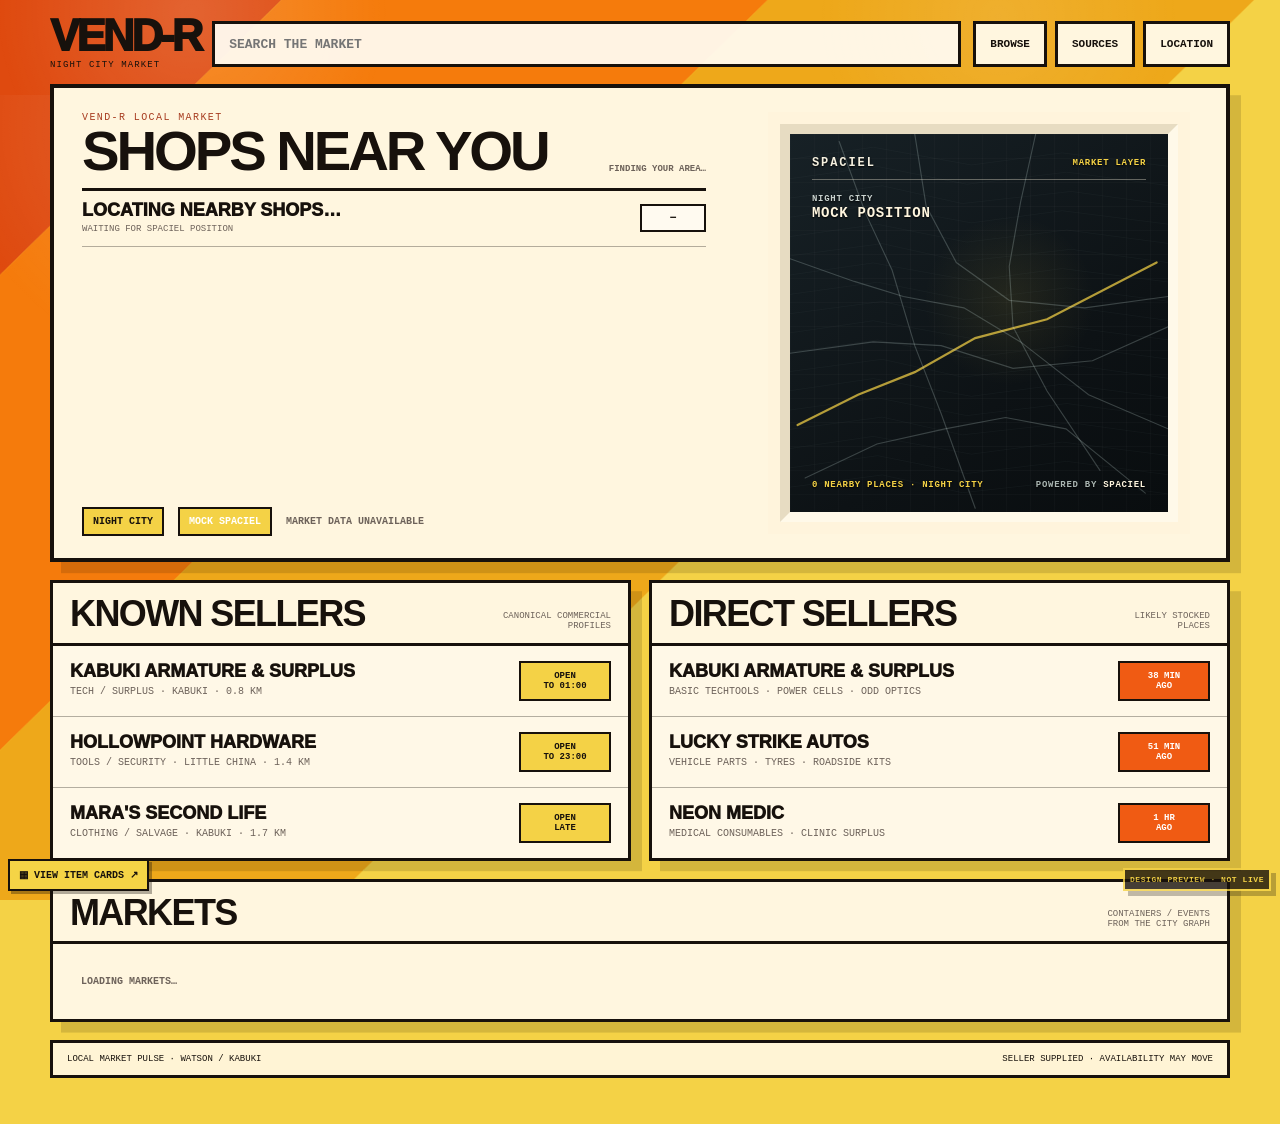
<file: design/michroma-type-preview.html>
<!doctype html>
<!-- LIVE VEND-R FRONTEND NOTE:
     Canonical browser UI and source: main/index.html
     This is the Supabase-connected Vend-R frontend.
     GitHub Pages publishes this file directly. Do not maintain a second frontend copy.
-->
<html lang="en">
<head>
<meta charset="utf-8">
<meta name="viewport" content="width=device-width,initial-scale=1">
<title>Vend-R · Night City Market</title>
<style>
:root{
  /* -------- LOCKED THEME -------- */
  --rear-1:#df4a0f;   /* deepest orange */
  --rear-2:#f57b0c;   /* tangerine */
  --rear-3:#eea81a;   /* amber */
  --rear-4:#f4d246;   /* yellow field */

  --front-1:#f05b13;
  --front-2:#f47b10;
  --front-3:#eda315;

  --cream:#fff6df;
  --paper:#fffaf0;
  --ink:#17110c;
  --muted:#6d625a;
  --rule:rgba(23,17,12,.32);

  --panel-border:3px solid var(--ink);
  --hero-border:4px solid var(--ink);
  --shadow-x:11px;
  --shadow-y:11px;
  --shadow:var(--shadow-x) var(--shadow-y) 0 rgba(0,0,0,.13);
  --hero-shadow:var(--shadow);

  --slant:95vw;
  --band-step:38vw;
  --band-period:204vw;
  --bg-band-width:133vw;
  --bg-yellow-width:185vw;

  --fg-start:135vw;
  --fg-end:-360vw;
  --bg-base:-99.5vw;
}
*{box-sizing:border-box}
html{
  background:var(--rear-4);
  overscroll-behavior-y:none;
}
body{
  position:relative;
  margin:0;
  min-height:100vh;
  background:var(--rear-4);
  overscroll-behavior-y:none;
  color:var(--ink);
  font-family:Arial,Helvetica,sans-serif;
}
button,input,select{font:inherit}

/* -------- MOCK SPATIAL CONTROL -------- */
.topbar-actions{display:flex;gap:8px;align-items:center}
.spatial-source-token{background:var(--front-1);color:#fff}
.spatial-overlay[hidden]{display:none}
.spatial-overlay{
  position:fixed;inset:0;z-index:9000;display:grid;place-items:center;
  padding:18px;background:rgba(23,17,12,.58)
}
.spatial-dialog{
  width:min(620px,100%);border:4px solid var(--ink);background:var(--cream);
  box-shadow:18px 18px 0 rgba(0,0,0,.23)
}
.spatial-dialog-head{
  display:flex;justify-content:space-between;gap:18px;align-items:flex-start;
  padding:18px;border-bottom:3px solid var(--ink)
}
.spatial-dialog-head h2{
  margin:5px 0 0;font-size:clamp(28px,5vw,42px);line-height:.9;
  letter-spacing:-.04em;text-transform:uppercase
}
.spatial-dialog-head p{
  max-width:500px;margin:9px 0 0;color:var(--muted);font-size:12px;line-height:1.45
}
.spatial-close{
  flex:0 0 38px;width:38px;height:38px;border:2px solid var(--ink);
  background:var(--paper);font-weight:1000;cursor:pointer
}
.spatial-dialog-body{display:grid;gap:14px;padding:18px}
.spatial-dialog-body label{
  display:grid;gap:7px;font:900 9px ui-monospace,SFMono-Regular,Menlo,monospace;
  text-transform:uppercase
}
.spatial-dialog-body select{
  width:100%;min-height:48px;border:3px solid var(--ink);background:var(--paper);
  color:var(--ink);padding:0 12px;font:800 13px ui-monospace,SFMono-Regular,Menlo,monospace
}
.spatial-readout{
  border:2px solid var(--ink);background:var(--paper);padding:12px;
  font:800 10px ui-monospace,SFMono-Regular,Menlo,monospace;
  line-height:1.65;text-transform:uppercase
}
.spatial-actions{display:flex;justify-content:flex-end;gap:9px}
.spatial-actions button{
  min-height:44px;border:3px solid var(--ink);background:var(--rear-4);color:var(--ink);
  padding:0 14px;font:1000 10px ui-monospace,SFMono-Regular,Menlo,monospace;
  text-transform:uppercase;cursor:pointer
}
.spatial-actions .primary{background:var(--front-1);color:#fff}
@media(max-width:620px){
  .topbar-actions{gap:5px}
  .topbar-actions .action-btn{padding:0 9px}
  .spatial-dialog{box-shadow:10px 10px 0 rgba(0,0,0,.23)}
}

/* -------- BACKGROUND FIELD -------- */
.background{
  position:fixed;
  inset:0;
  z-index:0;
  overflow:hidden;
  background:var(--rear-4);
}
.bg-train{
  position:absolute;
  inset:0 auto 0 0;
  width:5000vw;
  will-change:transform;
}
.bg-period{
  position:absolute;
  top:0;
  width:var(--band-period);
  height:100%;
}
.bg-band{
  position:absolute;
  top:-16vh;
  height:132vh;
  width:var(--bg-band-width);
  clip-path:polygon(var(--slant) 0,100% 0,var(--band-step) 100%,0 100%);
}
.bg-band.one{left:0;background:var(--rear-1)}
.bg-band.two{left:38vw;background:var(--rear-2)}
.bg-band.three{left:76vw;background:var(--rear-3)}
.bg-band.four{
  left:114vw;
  width:var(--bg-yellow-width);
  clip-path:polygon(var(--slant) 0,100% 0,90vw 100%,0 100%);
  background:var(--rear-4);
}
.background:after{
  content:"";
  position:absolute;
  inset:0;
  pointer-events:none;
  background:
    radial-gradient(circle at 15% 14%, rgba(255,255,255,.14), transparent 18%),
    radial-gradient(circle at 78% 20%, rgba(255,255,255,.09), transparent 18%);
}

/* -------- GLOBAL APP FRAME -------- */
.app{position:relative;z-index:10}
.view{display:none}
.view.active{display:block}
.shell{
  width:min(1180px, calc(100% - 28px));
  margin:0 auto;
  padding:18px 0 46px;
}
.topbar{
  position:sticky;
  top:18px;
  z-index:400;
  display:grid;
  grid-template-columns:auto 1fr auto;
  align-items:center;
  gap:12px;
  margin-bottom:14px;
}
.header-backdrop{
  position:fixed;
  top:0;
  left:0;
  right:0;
  height:0;
  z-index:300;
  overflow:hidden;
  pointer-events:none;
  background:var(--rear-4);
}
.header-backdrop .bg-train{
  position:absolute;
  inset:0 auto 0 0;
  width:5000vw;
  height:100vh;
  will-change:transform;
}
.header-backdrop:after{
  content:"";
  position:absolute;
  inset:0;
  pointer-events:none;
  background:
    radial-gradient(circle at 15% 14%, rgba(255,255,255,.14), transparent 18%),
    radial-gradient(circle at 78% 20%, rgba(255,255,255,.09), transparent 18%);
}
.brand{
  font-weight:1000;
  font-size:clamp(28px,4vw,44px);
  letter-spacing:-.07em;
  line-height:.8;
}
.brand small{
  display:block;
  margin-top:7px;
  font:9px ui-monospace,SFMono-Regular,Menlo,monospace;
  letter-spacing:.12em;
  text-transform:uppercase;
}
.inline-search{
  position:relative;
  height:46px;
  border:3px solid var(--ink);
  background:rgba(255,250,240,.95);
  display:flex;
  align-items:center;
}
.search-suggest{
  position:absolute;
  z-index:300;
  top:calc(100% + 7px);
  left:-3px;
  right:-3px;
  border:3px solid var(--ink);
  background:var(--paper);
  max-height:min(62vh,520px);
  overflow-y:scroll;
  overflow-x:hidden;
  scrollbar-width:auto;
  scrollbar-color:var(--front-1) var(--cream);
}
.search-suggest::-webkit-scrollbar{width:13px}
.search-suggest::-webkit-scrollbar-track{
  background:var(--cream);
  border-left:2px solid var(--ink);
}
.search-suggest::-webkit-scrollbar-thumb{
  background:var(--front-1);
  border:2px solid var(--ink);
}
.search-suggest[hidden]{display:none}
.suggest-head{
  padding:8px 11px;
  border-bottom:2px solid var(--ink);
  background:var(--cream);
  color:var(--muted);
  font:900 8px ui-monospace,SFMono-Regular,Menlo,monospace;
  text-transform:uppercase;
  letter-spacing:.08em;
}
.suggest-row{
  width:100%;
  border:0;
  border-bottom:1px solid var(--rule);
  background:transparent;
  color:var(--ink);
  padding:10px 11px;
  text-align:left;
  cursor:pointer;
}
.suggest-row:last-child{border-bottom:0}
.suggest-row:hover,.suggest-row.active{background:rgba(244,210,70,.22)}
.suggest-row strong{
  display:block;
  font-size:14px;
  line-height:1;
  text-transform:uppercase;
}
.suggest-row span{
  display:block;
  margin-top:4px;
  color:var(--muted);
  font:800 8px ui-monospace,SFMono-Regular,Menlo,monospace;
  text-transform:uppercase;
}
.suggest-row.search-all{
  background:var(--rear-4);
  border-top:2px solid var(--ink);
}
.search-page-hero{
  padding:22px 24px 24px;
}
.search-page-hero .hero-title{
  margin-bottom:12px;
  font-size:clamp(42px,7.5vw,88px);
}
.search-page-copy{
  max-width:760px;
  color:var(--muted);
  font-size:14px;
  line-height:1.45;
}
.search-page-form{
  display:grid;
  grid-template-columns:minmax(0,1fr) auto;
  margin-top:18px;
  border:4px solid var(--ink);
  background:var(--paper);
}
.search-page-form input{
  min-width:0;
  border:0;
  outline:0;
  background:transparent;
  padding:0 16px;
  min-height:58px;
  color:var(--ink);
  font:900 17px ui-monospace,SFMono-Regular,Menlo,monospace;
  text-transform:uppercase;
}
.search-page-form button{
  border:0;
  border-left:4px solid var(--ink);
  padding:0 18px;
  background:var(--front-1);
  color:#fff;
  font:1000 11px ui-monospace,SFMono-Regular,Menlo,monospace;
  text-transform:uppercase;
  cursor:pointer;
}
.search-empty{
  margin-top:18px;
  border:4px solid var(--ink);
  background:var(--cream);
  box-shadow:var(--shadow);
  padding:22px;
  font-weight:900;
  text-transform:uppercase;
}
@media(max-width:520px){
  .search-page-form{grid-template-columns:1fr}
  .search-page-form button{min-height:44px;border-left:0;border-top:4px solid var(--ink)}
  .search-suggest{
    max-height:195px;
    scrollbar-gutter:stable;
  }
  .suggest-head{min-height:27px}
  .suggest-row{
    min-height:56px;
    padding-top:9px;
    padding-bottom:9px;
  }
}
.stock-local-search{margin:0 0 10px}
.inline-search input{
  width:100%;
  height:100%;
  border:0;
  outline:0;
  background:transparent;
  padding:0 14px;
  color:var(--ink);
  font:700 13px ui-monospace,SFMono-Regular,Menlo,monospace;
}
.action-btn{
  height:46px;
  border:3px solid var(--ink);
  background:var(--cream);
  padding:0 14px;
  color:var(--ink);
  font:900 11px ui-monospace,SFMono-Regular,Menlo,monospace;
  text-transform:uppercase;
  cursor:pointer;
}

.hero{
  background:var(--cream);
  border:var(--hero-border);
  box-shadow:var(--hero-shadow);
  padding:26px;
  margin-bottom:18px;
}
.home-hero{padding:0}
.home-hero-grid{
  overflow:hidden;
  display:grid;
  grid-template-columns:minmax(0,1fr) clamp(414px,40vw,494px);
  min-height:438px;
  align-items:stretch;
}
.home-hero-copy{
  min-width:0;
  padding:24px 26px 22px 28px;
  display:flex;
  flex-direction:column;
}
.home-nearby-head{
  display:flex;
  align-items:end;
  justify-content:space-between;
  gap:18px;
  padding-bottom:12px;
  border-bottom:3px solid var(--ink);
}
.home-nearby-head h1{
  margin:4px 0 0;
  font-size:clamp(34px,4.4vw,58px);
  line-height:.86;
  letter-spacing:-.055em;
  text-transform:uppercase;
}
.home-nearby-head span{
  flex:0 0 auto;
  text-align:right;
  color:var(--muted);
  font:900 9px/1.35 ui-monospace,SFMono-Regular,Menlo,monospace;
  text-transform:uppercase;
}
.home-nearby-list{
  flex:1;
  min-height:0;
}
.home-nearby-row{
  width:100%;
  min-height:56px;
  border:0;
  border-bottom:1px solid var(--rule);
  background:transparent;
  color:var(--ink);
  display:grid;
  grid-template-columns:minmax(0,1fr) auto;
  gap:14px;
  align-items:center;
  padding:10px 0;
  text-align:left;
  cursor:pointer;
}
.home-nearby-row:not(.shop-photo-card):hover{background:rgba(244,210,70,.12)}
.home-nearby-name{
  font-size:18px;
  font-weight:1000;
  line-height:1;
  text-transform:uppercase;
}
.home-nearby-meta{
  margin-top:4px;
  color:var(--muted);
  font:9px/1.35 ui-monospace,SFMono-Regular,Menlo,monospace;
  text-transform:uppercase;
}
.home-nearby-distance{
  min-width:66px;
  border:2px solid var(--ink);
  background:var(--paper);
  padding:7px 8px;
  text-align:center;
  font:1000 9px ui-monospace,SFMono-Regular,Menlo,monospace;
  text-transform:uppercase;
}
.hero-location-line{
  margin-top:12px;
  padding-top:0;
}

/* Spaciel sits inside an equal cream surround. The bevel is one simple sloped frame. */
.spaciel-aperture{
  position:relative;
  align-self:center;
  justify-self:center;
  width:calc(100% - 48px);
  max-width:422px;
  aspect-ratio:1/1;
  margin:24px;
  padding:12px;
  background:#fff4dc;
}
.spaciel-cutin{
  position:relative;
  width:100%;
  height:100%;
  min-width:0;
  min-height:0;
  overflow:hidden;
  border:10px solid;
  border-color:
    #e7dcc2
    #fff9e9
    #fff9e9
    #e7dcc2;
  background:
    radial-gradient(circle at 58% 44%,rgba(244,210,70,.09),transparent 28%),
    linear-gradient(145deg,#172126,#0d1215 64%,#090d0f);
  color:#f5f0df;
  isolation:isolate;
}
.spaciel-cutin:after{
  content:"";
  position:absolute;
  inset:0;
  pointer-events:none;
  z-index:2;
  box-shadow:inset 0 0 55px rgba(0,0,0,.62);
  background:
    linear-gradient(rgba(255,255,255,.025) 1px,transparent 1px),
    linear-gradient(90deg,rgba(255,255,255,.025) 1px,transparent 1px);
  background-size:24px 24px;
  mix-blend-mode:screen;
}
#spacielCanvas,
#searchSpacielCanvas{
  position:absolute;
  inset:0;
  width:100%;
  height:100%;
  z-index:1;
  display:block;
}
.spaciel-hud{
  position:absolute;
  z-index:3;
  font:900 9px ui-monospace,SFMono-Regular,Menlo,monospace;
  letter-spacing:.08em;
  text-transform:uppercase;
  text-shadow:0 1px 2px #000;
}
.spaciel-topline{
  top:22px;left:22px;right:22px;
  display:flex;justify-content:space-between;align-items:center;
  padding-bottom:9px;border-bottom:1px solid rgba(255,246,223,.35);
}
.spaciel-topline strong{font-size:12px;letter-spacing:.16em}
.spaciel-topline span{color:#f4d246}
.spaciel-place{top:60px;left:22px;color:#c9d2cf;line-height:1.25}
.spaciel-place strong{color:#fff6df;font-size:14px}
.spaciel-readout{
  left:22px;bottom:22px;
  color:#f4d246;
}
.spaciel-powered{
  right:22px;bottom:22px;color:#aab6b2;text-align:right;
}
.spaciel-powered strong{color:#fff6df}

.kicker{
  font:10px ui-monospace,SFMono-Regular,Menlo,monospace;
  color:#a73c20;
  text-transform:uppercase;
  letter-spacing:.14em;
}
.hero-title{
  margin:8px 0 18px;
  font-size:clamp(48px,8vw,100px);
  line-height:.8;
  letter-spacing:-.07em;
  text-transform:uppercase;
}
.hero-title.vendor{
  font-size:clamp(43px,7.6vw,88px);
  line-height:.82;
}
.hero-copy{
  max-width:760px;
  margin:0;
  color:var(--muted);
  font-size:15px;
  line-height:1.48;
}
.hero-meta{
  display:flex;
  flex-wrap:wrap;
  gap:8px;
  margin:14px 0 18px;
}
.tag{
  border:2px solid var(--ink);
  background:var(--paper);
  padding:7px 9px 6px;
  font:900 10px ui-monospace,SFMono-Regular,Menlo,monospace;
  text-transform:uppercase;
}
.tag.yellow{background:var(--rear-4)}
.tag.orange{background:var(--front-1); color:#fff}
.hero-search{
  border:4px solid var(--ink);
  background:var(--paper);
  min-height:68px;
  display:grid;
  grid-template-columns:1fr auto;
}
.hero-search input{
  min-width:0;
  border:0;
  outline:0;
  background:transparent;
  color:var(--ink);
  padding:0 18px;
  font:900 clamp(15px,2.2vw,23px) ui-monospace,SFMono-Regular,Menlo,monospace;
  text-transform:uppercase;
}
.hero-search button{
  border:0;
  border-left:4px solid var(--ink);
  background:var(--front-1);
  color:#fff;
  padding:0 22px;
  font:1000 12px ui-monospace,SFMono-Regular,Menlo,monospace;
  text-transform:uppercase;
}
.nearby-line{
  display:flex;
  flex-wrap:wrap;
  gap:8px 14px;
  align-items:center;
  margin-top:13px;
  font:900 10px ui-monospace,SFMono-Regular,Menlo,monospace;
  text-transform:uppercase;
}
.token{
  border:2px solid var(--ink);
  background:var(--rear-4);
  padding:7px 9px;
}
.muted{color:var(--muted)}

/* -------- PANELS -------- */
.grid-2{
  display:grid;
  grid-template-columns:1fr 1fr;
  gap:18px;
}
.grid-wide{grid-column:1/-1}
.vendor-layout{
  display:grid;
  grid-template-columns:minmax(0,1.75fr) minmax(280px,.72fr);
  gap:18px;
}
.side-stack{
  display:grid;
  gap:18px;
}
.panel{
  background:var(--cream);
  border:var(--panel-border);
  box-shadow:var(--shadow);
}
.section-head{
  display:flex;
  justify-content:space-between;
  align-items:end;
  gap:12px;
  padding:15px 17px 12px;
  border-bottom:3px solid var(--ink);
}
.section-head h2{
  margin:0;
  font-size:clamp(24px,3vw,36px);
  line-height:.9;
  letter-spacing:-.045em;
  text-transform:uppercase;
}
.section-head span{
  color:var(--muted);
  text-align:right;
  font:9px ui-monospace,SFMono-Regular,Menlo,monospace;
  text-transform:uppercase;
}
.list-row{
  width:100%;
  border:0;
  border-bottom:1px solid var(--rule);
  background:rgba(255,250,240,.42);
  color:var(--ink);
  text-align:left;
  display:grid;
  grid-template-columns:minmax(0,1fr) auto;
  gap:12px;
  align-items:center;
  padding:15px 17px;
  cursor:pointer;
}
.list-row:last-child{border-bottom:0}
.list-row:not(.shop-photo-card):hover{background:rgba(255,255,255,.38)}
.row-title{
  font-weight:1000;
  font-size:18px;
  line-height:1;
  text-transform:uppercase;
}
.row-sub{
  margin-top:5px;
  color:var(--muted);
  font:10px ui-monospace,SFMono-Regular,Menlo,monospace;
  line-height:1.35;
  text-transform:uppercase;
}
.row-status{
  min-width:92px;
  border:2px solid var(--ink);
  background:var(--rear-4);
  padding:8px 9px;
  text-align:center;
  font:900 9px ui-monospace,SFMono-Regular,Menlo,monospace;
  text-transform:uppercase;
}
.row-status.orange{background:var(--front-1); color:#fff}
.row-status.amber{background:var(--rear-3)}

.cards-3{
  display:grid;
  grid-template-columns:repeat(3,1fr);
}
.mini-card{
  padding:17px;
  min-height:148px;
  background:rgba(255,250,240,.38);
  border-right:1px solid var(--rule);
}
.mini-card:last-child{border-right:0}
.mini-time{
  font:900 9px ui-monospace,SFMono-Regular,Menlo,monospace;
  color:#a73c20;
  text-transform:uppercase;
}
.mini-card h3{
  margin:6px 0 8px;
  font-size:22px;
  line-height:.95;
  text-transform:uppercase;
}
.mini-card p{
  margin:0;
  color:var(--muted);
  font-size:12px;
  line-height:1.4;
}
.mini-dist{
  margin-top:12px;
  padding-top:9px;
  border-top:2px solid var(--ink);
  font:900 9px ui-monospace,SFMono-Regular,Menlo,monospace;
  text-transform:uppercase;
}


/* -------- ITEM-SEARCH ARRIVAL -------- */
.offer-focus{
  margin-bottom:18px;
  border:4px solid var(--ink);
  background:var(--cream);
  box-shadow:var(--shadow);
  padding:16px 18px 17px;
}
.offer-focus[hidden]{display:none}
.offer-focus-row{
  display:grid;
  grid-template-columns:minmax(0,1fr) auto;
  gap:18px;
  align-items:end;
}
.offer-focus h1{
  margin:5px 0 0;
  font-size:clamp(34px,6.6vw,72px);
  line-height:.86;
  letter-spacing:-.025em;
  text-transform:uppercase;
}
.offer-readout{
  min-width:132px;
  text-align:right;
}
.offer-readout strong{
  display:block;
  font:1000 clamp(20px,3.5vw,34px) ui-monospace,SFMono-Regular,Menlo,monospace;
}
.offer-readout span,
.offer-sub{
  display:block;
  margin-top:5px;
  color:var(--muted);
  font:900 9px ui-monospace,SFMono-Regular,Menlo,monospace;
  letter-spacing:.08em;
  text-transform:uppercase;
}
.stock-row{padding:10px 16px}
.stock-row.menu-row{grid-template-columns:minmax(0,1fr) auto}
.stock-name{
  font-size:23px;
  line-height:.98;
  letter-spacing:-.012em;
}
.stock-sub{font-size:11px;line-height:1.25;margin-top:4px}
.stock-meta{font-size:11px;line-height:1.28}
.stock-meta strong{font-size:14px}
.stock-name.related{
  color:var(--front-2);
  -webkit-text-stroke:1.9px var(--ink);
  paint-order:stroke fill;
  text-shadow:.8px .8px 0 var(--ink);
}
.stock-name.exact{
  color:var(--rear-2);
  -webkit-text-stroke:2.1px var(--ink);
  paint-order:stroke fill;
  text-shadow:1px 1px 0 var(--ink);
  animation:vendrFocus 2.5s cubic-bezier(.22,.72,.18,1);
}
@keyframes vendrFocus{
  0%,100%{color:var(--rear-2)}
  40%,68%{color:var(--rear-4)}
}
.stock-row.exact-row{background:rgba(244,210,70,.14)}
.stock-row.related-row{background:rgba(244,123,16,.06)}
@media (max-width:760px){
  .offer-focus-row{grid-template-columns:1fr}
  .offer-readout{text-align:left}
}


/* -------- SEARCH RESULT OFFERS -------- */
.search-offer-section{
  margin-top:18px;
  border:4px solid var(--ink);
  background:var(--cream);
  box-shadow:var(--shadow);
}
.search-offer-head{
  display:flex;
  justify-content:space-between;
  gap:14px;
  align-items:end;
  padding:12px 14px 10px;
  border-bottom:3px solid var(--ink);
}
.search-offer-head h2{
  margin:0;
  font-size:24px;
  line-height:.95;
  text-transform:uppercase;
}
.search-offer-head span{
  color:var(--muted);
  font:900 9px ui-monospace,SFMono-Regular,Menlo,monospace;
  text-transform:uppercase;
  text-align:right;
}
.search-offer-list{display:grid}
.search-offer{
  width:100%;
  border:0;
  border-bottom:1px solid var(--rule);
  background:rgba(255,250,240,.56);
  color:var(--ink);
  display:grid;
  grid-template-columns:minmax(0,1.45fr) minmax(0,1fr) auto;
  gap:14px;
  align-items:center;
  padding:11px 14px;
  text-align:left;
  cursor:pointer;
}
.search-offer:last-child{border-bottom:0}
.search-offer:hover{background:rgba(244,210,70,.14)}
.search-offer .item-name,
.search-offer .seller-name{
  display:block;
  font-size:20px;
  line-height:1;
  font-weight:1000;
  text-transform:uppercase;
}
.search-offer .seller-name{font-size:17px}
.search-offer .item-meta,
.search-offer .place-meta,
.search-offer .price-meta{
  display:block;
  margin-top:4px;
  color:var(--muted);
  font:900 9px ui-monospace,SFMono-Regular,Menlo,monospace;
  text-transform:uppercase;
  letter-spacing:.05em;
}
.search-offer .price-block{
  min-width:104px;
  text-align:right;
}
.search-offer .price{
  display:block;
  font:1000 20px ui-monospace,SFMono-Regular,Menlo,monospace;
}
.search-offer.plausible .price{
  font-size:11px;
  color:var(--muted);
}
.search-offer.exact-mode{
  grid-template-columns:minmax(0,1fr) auto;
}
.search-offer.exact-mode .item-col{display:none}
@media(max-width:700px){
  .search-offer{
    grid-template-columns:minmax(0,1fr) auto;
  }
  .search-offer .seller-col{grid-column:1}
  .search-offer .price-block{grid-column:2;grid-row:1 / span 2}
  .search-offer.exact-mode{grid-template-columns:minmax(0,1fr) auto}
}


/* -------- NEARBY SEARCH PAGE -------- */
.search-nearby-hero{padding:0}
.search-nearby-grid{
  overflow:hidden;
  display:grid;
  grid-template-columns:minmax(0,1.2fr) clamp(370px,38vw,470px);
  min-height:430px;
  align-items:stretch;
}
.search-nearby-copy{
  padding:27px 25px 24px 29px;
  display:flex;
  flex-direction:column;
  min-width:0;
}
.search-nearby-copy .hero-title{
  margin:5px 0 7px;
  font-size:clamp(42px,6.5vw,78px);
}
.search-query-line{
  color:var(--muted);
  font:900 10px ui-monospace,SFMono-Regular,Menlo,monospace;
  text-transform:uppercase;
  letter-spacing:.06em;
  margin-bottom:13px;
}
.nearby-offer-list{
  border-top:3px solid var(--ink);
  margin-top:auto;
}
.nearby-offer{
  width:100%;
  border:0;
  border-bottom:1px solid var(--rule);
  background:transparent;
  color:var(--ink);
  display:grid;
  grid-template-columns:minmax(0,1fr) auto;
  gap:12px;
  align-items:center;
  padding:10px 0;
  text-align:left;
  cursor:pointer;
}
.nearby-offer:last-child{border-bottom:0}
.nearby-offer:hover{background:rgba(244,210,70,.12)}
.nearby-offer strong{
  display:block;
  font-size:16px;
  line-height:1;
  text-transform:uppercase;
}
.nearby-offer span{
  display:block;
  margin-top:4px;
  color:var(--muted);
  font:900 8px ui-monospace,SFMono-Regular,Menlo,monospace;
  text-transform:uppercase;
}
.nearby-offer .nearby-price{
  margin:0;
  min-width:82px;
  text-align:right;
  color:var(--ink);
  font-size:15px;
}
.search-location-card{
  position:relative;
  align-self:center;
  justify-self:center;
  width:calc(100% - 48px);
  max-width:410px;
  aspect-ratio:1/1;
  margin:24px;
  padding:12px;
  background:#fff4dc;
}
.search-location-card .spaciel-cutin{height:100%}
.search-location-label{
  position:absolute;
  z-index:4;
  left:22px;
  right:22px;
  bottom:54px;
  border:2px solid rgba(255,246,223,.72);
  background:rgba(12,17,20,.78);
  padding:9px 10px;
  color:#fff6df;
}
.search-location-label span{
  display:block;
  color:#c9d2cf;
  font:800 8px ui-monospace,SFMono-Regular,Menlo,monospace;
  text-transform:uppercase;
}
.search-location-label strong{
  display:block;
  margin-top:3px;
  font-size:16px;
  text-transform:uppercase;
}
.search-location-label small{
  display:block;
  margin-top:3px;
  color:#f4d246;
  font:800 8px ui-monospace,SFMono-Regular,Menlo,monospace;
  text-transform:uppercase;
}
.results-sort{
  display:flex;
  flex-wrap:wrap;
  gap:6px;
  padding:10px 14px;
  border-bottom:2px solid var(--ink);
  background:rgba(255,250,240,.45);
}
.results-sort button{
  border:2px solid var(--ink);
  background:var(--paper);
  padding:6px 8px;
  color:var(--ink);
  font:900 8px ui-monospace,SFMono-Regular,Menlo,monospace;
  text-transform:uppercase;
  cursor:pointer;
}
.results-sort button.on{background:var(--rear-4)}
.related-items{
  display:grid;
  grid-template-columns:repeat(3,minmax(0,1fr));
}
.related-item{
  border:0;
  border-right:1px solid var(--rule);
  background:rgba(255,250,240,.42);
  padding:15px;
  text-align:left;
  color:var(--ink);
  cursor:pointer;
}
.related-item:last-child{border-right:0}
.related-item:hover{background:rgba(244,210,70,.14)}
.related-item strong{
  display:block;
  font-size:17px;
  line-height:1;
  text-transform:uppercase;
}
.related-item span{
  display:block;
  margin-top:5px;
  color:var(--muted);
  font:900 8px ui-monospace,SFMono-Regular,Menlo,monospace;
  text-transform:uppercase;
}
@media(max-width:760px){
  .search-nearby-hero{padding:0}
  .search-nearby-grid{
    display:block;
    min-height:0;
    width:100%;
  }
  .search-nearby-copy{
    padding:20px 18px 17px;
    min-height:0;
  }
  .search-nearby-copy .hero-title{
    font-size:clamp(42px,14vw,58px);
    line-height:.82;
  }
  .search-location-card{
    box-sizing:border-box;
    width:calc(100% - 28px);
    max-width:none;
    margin:0 14px 14px;
    padding:8px;
    aspect-ratio:4/3;
  }
  .search-location-card .spaciel-cutin{width:100%;height:100%}
  .related-items{grid-template-columns:1fr}
  .related-item{border-right:0;border-bottom:1px solid var(--rule)}
  .related-item:last-child{border-bottom:0}
}

/* -------- VENDOR PAGE -------- */
.vendor-hero{
  padding:0;
  overflow:hidden;
}
.vendor-photo-strip{
  position:relative;
  min-height:220px;
  padding:25px 27px 22px;
  display:flex;
  flex-direction:column;
  justify-content:flex-end;
  overflow:hidden;
  background:
    linear-gradient(90deg,rgba(23,17,12,.48) 0%,rgba(23,17,12,.22) 46%,rgba(23,17,12,.04) 100%),
    linear-gradient(135deg,#7b6b58,#d5c8ae);
  background-size:cover;
  background-position:50% 50%;
  color:var(--cream);
}
.vendor-photo-strip:after{
  content:"";
  position:absolute;
  inset:0;
  pointer-events:none;
  background:linear-gradient(180deg,rgba(0,0,0,.015),rgba(0,0,0,.07));
}
.vendor-photo-content{
  position:relative;
  z-index:1;
  max-width:930px;
}
.vendor-photo-strip .kicker{
  color:#ffd86a;
  text-shadow:0 1px 2px rgba(0,0,0,.7);
}
.vendor-photo-strip .hero-title.vendor{
  color:var(--cream);
  margin-bottom:17px;
  text-shadow:0 2px 3px rgba(0,0,0,.72),0 0 10px rgba(0,0,0,.24);
}
.vendor-photo-strip .hero-meta{margin-bottom:0}
.vendor-photo-strip .tag{
  color:var(--ink);
  text-shadow:none;
}
.vendor-photo-credit{
  position:absolute;
  right:13px;
  bottom:10px;
  z-index:2;
  max-width:58%;
  text-align:right;
  color:var(--front-1);
  font:1000 8px ui-monospace,SFMono-Regular,Menlo,monospace;
  letter-spacing:.06em;
  text-transform:uppercase;
  text-shadow:0 1px 2px rgba(0,0,0,.9);
}
.vendor-photo-credit a{
  color:inherit;
  text-decoration:none;
}
.vendor-photo-credit a:hover{color:var(--rear-4)}
.vendor-info-body{padding:22px 27px 25px}
.hero-columns{
  display:grid;
  grid-template-columns:minmax(0,1.5fr) minmax(220px,.7fr);
  gap:22px;
  align-items:end;
}
.owner{
  border-left:4px solid var(--ink);
  padding-left:13px;
}
.owner strong{
  display:block;
  text-transform:uppercase;
  font-size:17px;
}
.owner span{
  display:block;
  margin-top:4px;
  color:var(--muted);
  font:11px ui-monospace,SFMono-Regular,Menlo,monospace;
  line-height:1.35;
  text-transform:uppercase;
}
.vendor-summary{
  margin-top:18px;
}
.vendor-stat-grid{
  display:grid;
  grid-template-columns:repeat(4,minmax(0,1fr));
  gap:7px;
}
.vendor-stat{
  min-width:0;
  border:2px solid var(--ink);
  background:var(--paper);
  padding:9px 10px 10px;
}
.vendor-stat dt{
  margin:0 0 4px;
  color:var(--muted);
  font:900 8px ui-monospace,SFMono-Regular,Menlo,monospace;
  text-transform:uppercase;
  letter-spacing:.06em;
}
.vendor-stat dd{
  margin:0;
  overflow-wrap:anywhere;
  font-size:12px;
  font-weight:1000;
  line-height:1.2;
  text-transform:uppercase;
}
.vendor-stat.status{background:var(--rear-4)}
.vendor-stat.availability{background:rgba(240,91,19,.10)}
.vendor-stat .vendor-owner-sub{
  display:block;
  margin-top:3px;
  color:var(--muted);
  font:800 8px/1.3 ui-monospace,SFMono-Regular,Menlo,monospace;
}
.vendor-stat .parent-location-link{
  margin:0;
  padding:0;
  border:0;
  background:transparent;
}
.vendor-stat .parent-location-link:hover{background:transparent;color:var(--front-1)}
.vendor-stat .parent-location-link small{margin-top:3px}
.vendor-context-grid{
  display:grid;
  grid-template-columns:minmax(0,1.25fr) minmax(260px,.75fr);
  gap:18px;
  margin-top:18px;
  padding-top:17px;
  border-top:3px solid var(--ink);
}
.vendor-context-copy .kicker{margin-bottom:5px}
.vendor-context-copy h3{
  margin:0 0 7px;
  font-size:22px;
  line-height:.95;
  text-transform:uppercase;
}
.vendor-context-copy p{
  margin:0;
  color:var(--muted);
  font-size:13px;
  line-height:1.42;
}
.vendor-context-copy .market-line{margin-top:11px}
.vendor-known .section-head{
  padding:0 0 9px;
  border-bottom:2px solid var(--ink);
}
.vendor-hero .known-grid{
  grid-template-columns:repeat(2,minmax(0,1fr));
  padding:11px 0 0;
}
.vendor-stock-panel{margin-bottom:18px}
@media (max-width:760px){
  .vendor-stat-grid{grid-template-columns:repeat(2,minmax(0,1fr))}
  .vendor-context-grid{grid-template-columns:1fr}
}
@media (max-width:420px){
  .vendor-stat-grid{grid-template-columns:1fr}
}
.restock-band{
  background:var(--rear-4);
  border-bottom:3px solid var(--ink);
  padding:10px 18px;
  font:900 10px ui-monospace,SFMono-Regular,Menlo,monospace;
  text-transform:uppercase;
}
.stock-row{
  display:grid;
  grid-template-columns:minmax(0,1.25fr) minmax(130px,.6fr) auto;
  gap:14px;
  align-items:center;
  padding:15px 18px;
  border-bottom:1px solid var(--rule);
  background:rgba(255,250,240,.42);
}
.stock-row:last-child{border-bottom:0}
.stock-name{
  font-size:19px;
  font-weight:1000;
  line-height:1;
  text-transform:uppercase;
}
.stock-sub{
  margin-top:5px;
  color:var(--muted);
  font:10px ui-monospace,SFMono-Regular,Menlo,monospace;
  line-height:1.35;
  text-transform:uppercase;
}
.stock-meta{
  font:10px ui-monospace,SFMono-Regular,Menlo,monospace;
  text-transform:uppercase;
  line-height:1.4;
}
.stock-meta strong{font-size:12px}
.price{
  min-width:88px;
  text-align:center;
  border:2px solid var(--ink);
  padding:10px 9px;
  background:var(--front-1);
  color:#fff;
  font:1000 16px ui-monospace,SFMono-Regular,Menlo,monospace;
}
.price.alt{background:var(--front-2)}
.price.amber{background:var(--rear-3); color:var(--ink)}

.stock-browser{
  border-bottom:3px solid var(--ink);
  background:rgba(255,250,240,.72);
}
.stock-filter-row{
  display:flex;
  gap:6px;
  overflow-x:auto;
  padding:10px 12px 9px;
  scrollbar-width:thin;
  scrollbar-color:var(--front-1) var(--cream);
}
.stock-filter-row::-webkit-scrollbar{height:9px}
.stock-filter-row::-webkit-scrollbar-track{background:var(--cream);border-top:1px solid var(--ink)}
.stock-filter-row::-webkit-scrollbar-thumb{background:var(--front-1);border:1px solid var(--ink)}
.stock-filter{
  flex:0 0 auto;
  border:2px solid var(--ink);
  background:var(--paper);
  color:var(--ink);
  padding:6px 8px;
  font:900 8px ui-monospace,SFMono-Regular,Menlo,monospace;
  text-transform:uppercase;
  cursor:pointer;
}
.stock-filter.on{background:var(--rear-4)}
.stock-browser-nav{
  min-height:38px;
  border-top:1px solid var(--rule);
  padding:7px 10px;
  display:flex;
  justify-content:space-between;
  gap:10px;
  align-items:center;
  color:var(--muted);
  font:900 8px ui-monospace,SFMono-Regular,Menlo,monospace;
  text-transform:uppercase;
}
.stock-pager{
  display:flex;
  align-items:center;
  gap:5px;
  color:var(--ink);
}
.stock-pager button{
  min-width:34px;
  min-height:27px;
  border:2px solid var(--ink);
  background:var(--paper);
  color:var(--ink);
  font:1000 11px ui-monospace,SFMono-Regular,Menlo,monospace;
  cursor:pointer;
}
.stock-pager button:disabled{opacity:.32;cursor:default}
.stock-page-status{min-width:54px;text-align:center}
.stock-empty{
  padding:22px 18px;
  color:var(--muted);
  font:900 10px ui-monospace,SFMono-Regular,Menlo,monospace;
  text-transform:uppercase;
}

.fact-list{padding:3px 16px}
.fact{
  display:grid;
  grid-template-columns:92px 1fr;
  gap:10px;
  padding:12px 0;
  border-bottom:1px solid var(--rule);
}
.fact:last-child{border-bottom:0}
.fact dt{
  margin:0;
  color:var(--muted);
  font:9px ui-monospace,SFMono-Regular,Menlo,monospace;
  text-transform:uppercase;
}
.fact dd{
  margin:0;
  font-size:14px;
  font-weight:800;
}
.market-card-side{padding:17px 18px 18px}
.market-card-side h3{
  margin:5px 0 8px;
  font-size:25px;
  line-height:.95;
  text-transform:uppercase;
}
.market-card-side p{
  margin:0 0 14px;
  color:var(--muted);
  font-size:13px;
  line-height:1.4;
}
.market-line{
  border-top:2px solid var(--ink);
  padding-top:10px;
  font:900 10px ui-monospace,SFMono-Regular,Menlo,monospace;
  text-transform:uppercase;
}
.known-grid{
  display:grid;
  grid-template-columns:1fr 1fr;
  gap:7px;
  padding:15px 16px 17px;
}
.known-grid span{
  border:2px solid var(--ink);
  background:var(--paper);
  padding:9px;
  font:900 9px ui-monospace,SFMono-Regular,Menlo,monospace;
  text-transform:uppercase;
  text-align:center;
}

/* -------- ITEM PAGE -------- */
.item-hero{padding:0}
.item-hero-grid{display:block;overflow:hidden}
.item-image{
  height:190px;
  min-height:190px;
  border-bottom:4px solid var(--ink);
  background:
    linear-gradient(135deg,rgba(240,91,19,.16),rgba(244,210,70,.28)),
    repeating-linear-gradient(135deg,transparent 0 18px,rgba(23,17,12,.04) 18px 20px);
  position:relative;
  overflow:hidden;
  background-size:cover;
  background-position:50% 50%;
}
.item-image.has-image:after{
  content:"";
  position:absolute;
  inset:0;
  pointer-events:none;
  background:linear-gradient(0deg,rgba(0,0,0,.34),transparent 52%);
}
.item-image-label{
  position:absolute;
  right:14px;
  bottom:10px;
  z-index:2;
  max-width:70%;
  color:var(--front-1);
  text-decoration:none;
  text-align:right;
  padding:0;
  border:0;
  background:none;
  font:1000 8px ui-monospace,SFMono-Regular,Menlo,monospace;
  text-transform:uppercase;
  letter-spacing:.06em;
  text-shadow:0 1px 2px rgba(0,0,0,.9);
}
.item-image.has-image .item-image-label:hover{color:var(--rear-4)}
.item-copy{padding:25px 28px 27px}
.item-copy .hero-title{margin:8px 0 12px}
.item-description{
  margin:0;
  max-width:920px;
  color:var(--muted);
  font-size:17px;
  line-height:1.42;
}
.item-stat-grid{
  display:grid;
  grid-template-columns:repeat(4,minmax(0,1fr));
  gap:7px;
  margin-top:20px;
}
.item-stat{
  min-width:0;
  border:2px solid var(--ink);
  background:var(--paper);
  padding:9px 10px 10px;
}
.item-stat dt{
  margin:0 0 4px;
  color:var(--muted);
  font:900 8px ui-monospace,SFMono-Regular,Menlo,monospace;
  text-transform:uppercase;
  letter-spacing:.06em;
}
.item-stat dd{
  margin:0;
  overflow-wrap:anywhere;
  font-size:12px;
  font-weight:1000;
  line-height:1.2;
  text-transform:uppercase;
}
.item-stat.price{background:var(--rear-4);color:var(--ink);text-align:left;min-width:0}
.item-stat.availability{background:rgba(240,91,19,.10)}
.item-shop-detail{margin-bottom:18px}
.item-shop-detail-body{padding:17px 18px 18px}
.item-shop-detail-copy{
  margin:0;
  max-width:850px;
  color:var(--muted);
  font-size:13px;
  line-height:1.45;
}
.item-shop-detail-line{
  margin-top:12px;
  padding-top:10px;
  border-top:2px solid var(--ink);
  font:900 9px ui-monospace,SFMono-Regular,Menlo,monospace;
  text-transform:uppercase;
}
.item-selected-actions{display:flex;justify-content:flex-end;margin-top:12px}
.item-selected-actions button{
  border:2px solid var(--ink);
  background:var(--rear-4);
  padding:8px 12px;
  font-weight:900;
  text-transform:uppercase;
  cursor:pointer
}
.item-offers-panel,.item-related-panel{margin-bottom:18px}
.item-offer{
  width:100%;
  display:grid;
  grid-template-columns:minmax(0,1fr) auto;
  gap:14px;
  align-items:center;
  border:0;
  border-bottom:1px solid var(--rule);
  background:transparent;
  color:var(--ink);
  text-align:left;
  padding:15px 16px;
  cursor:pointer;
}
.item-offer:last-child{border-bottom:0}
.item-offer:hover{background:rgba(244,210,70,.19)}
.item-offer strong{display:block;font-size:18px;text-transform:uppercase}
.item-offer span{display:block;margin-top:4px;color:var(--muted);font:800 9px ui-monospace,SFMono-Regular,Menlo,monospace;text-transform:uppercase}
.item-offer-price{text-align:right;font-size:22px!important;color:var(--ink)!important;margin:0!important}
.item-related{display:grid;grid-template-columns:repeat(3,minmax(0,1fr))}
.item-related button{
  border:0;border-right:1px solid var(--rule);background:transparent;text-align:left;
  padding:13px 14px;cursor:pointer;color:var(--ink)
}
.item-related button:last-child{border-right:0}
.item-related strong{display:block;text-transform:uppercase}
.item-related span{display:block;color:var(--muted);font:800 8px ui-monospace,SFMono-Regular,Menlo,monospace;margin-top:3px;text-transform:uppercase}
.offer-item-link{
  margin-top:10px;border:2px solid var(--ink);background:var(--rear-4);padding:8px 11px;
  font-weight:900;text-transform:uppercase;cursor:pointer
}
@media (max-width:760px){
  .item-image{height:145px;min-height:145px}
  .item-copy{padding:20px 18px}
  .item-description{font-size:15px}
  .item-stat-grid{grid-template-columns:repeat(2,minmax(0,1fr))}
  .item-related{grid-template-columns:1fr}
  .item-related button{border-right:0;border-bottom:1px solid var(--rule)}
  .item-related button:last-child{border-bottom:0}
}
@media (max-width:420px){
  .item-stat-grid{grid-template-columns:1fr}
}
/* Shadows live at their cards' document positions, so the browser scrolls
   both together. A separate, fixed background mask covers just the shadows
   above the header's cutoff; it never clips the cards or the rear field. */
.hero,.panel,.offer-focus,.search-offer-section,.search-empty{
  box-shadow:none;
}
.scroll-shadow-layer{
  position:absolute;
  inset:0;
  z-index:9;
  pointer-events:none;
}
.scroll-shadow-copy{
  position:absolute;
  top:0;
  left:0;
  width:0;
  height:0;
  pointer-events:none;
  background:transparent;
  box-shadow:var(--shadow);
}
.scroll-shadow-mask{
  position:fixed;
  inset:0 0 auto;
  height:0;
  z-index:9;
  pointer-events:none;
  overflow:hidden;
  background:var(--rear-4);
}
.scroll-shadow-mask .bg-train{
  position:absolute;
  inset:0 auto 0 0;
  width:5000vw;
  height:100vh;
  will-change:transform;
}
.scroll-shadow-mask:after{
  content:"";
  position:absolute;
  inset:0;
  pointer-events:none;
  background:
    radial-gradient(circle at 15% 14%, rgba(255,255,255,.14), transparent 18%),
    radial-gradient(circle at 78% 20%, rgba(255,255,255,.09), transparent 18%);
}

/* -------- FOOTER -------- */
.footer{
  margin-top:18px;
  border:var(--panel-border);
  background:rgba(255,246,223,.94);
  padding:11px 14px;
  display:flex;
  justify-content:space-between;
  gap:12px;
  font:9px ui-monospace,SFMono-Regular,Menlo,monospace;
  text-transform:uppercase;
}
.footer span:last-child{text-align:right}

/* -------- STINGER TRANSITION -------- */
.stinger-layer{
  position:fixed;
  inset:0;
  z-index:5000;
  overflow:hidden;
  pointer-events:none;
}
.fg-page{
  position:absolute;
  top:-16vh;
  width:320vw;
  height:132vh;
  clip-path:polygon(var(--slant) 0,100% 0,225vw 100%,0 100%);
  will-change:transform;
}
.fg-page.one{background:var(--front-1);z-index:1}
.fg-page.two{background:var(--front-2);z-index:2}
.fg-page.three{background:var(--front-3);z-index:3}

/* -------- RESPONSIVE -------- */
@media (max-width:920px) and (min-width:761px){
  .home-hero-grid{grid-template-columns:minmax(0,1fr) 390px}
  .home-hero-copy{padding:24px}
  .home-hero .hero-title{font-size:clamp(42px,5.6vw,64px)}
  .spaciel-aperture{width:calc(100% - 40px);margin:20px;padding:10px}
}
@media (max-width:760px){
  .shell{width:min(100% - 22px,680px);padding-top:11px}
  .topbar{top:11px}
  .topbar{grid-template-columns:1fr auto}
  .inline-search{grid-column:1/-1;grid-row:2}
  .grid-2,.vendor-layout{grid-template-columns:1fr}
  .home-hero-grid{grid-template-columns:1fr}
  .spaciel-aperture{
    width:calc(100% - 36px);
    margin:0 18px 18px;
    padding:10px;
    aspect-ratio:1/1;
  }
  .grid-wide{grid-column:auto}
  .cards-3{grid-template-columns:1fr}
  .mini-card{border-right:0;border-bottom:1px solid var(--rule)}
  .mini-card:last-child{border-bottom:0}
  .hero{padding:18px}
  .search-nearby-hero{padding:0}
  .hero-columns{grid-template-columns:1fr}
  .vendor-photo-strip{min-height:205px;padding:20px 18px 18px}
  .vendor-info-body{padding:18px}
  .vendor-photo-credit{right:9px;bottom:8px;max-width:65%;font-size:7px}
  .side-stack{grid-template-columns:1fr 1fr}
  .side-stack .panel:first-child{grid-column:1/-1}
  .stock-row{
    grid-template-columns:1fr auto;
    gap:10px;
  }
  .stock-meta{grid-column:1}
  .price{grid-column:2;grid-row:1 / span 2}
}
@media (max-width:520px){
  .hero-title{font-size:48px}
  .home-hero-copy{padding:18px}
  .home-nearby-head{align-items:start}
  .home-nearby-head h1{font-size:42px}
  .home-nearby-row{min-height:54px}
  .home-nearby-name{font-size:16px}
  .hero-search{grid-template-columns:1fr}
  .hero-search input{min-height:60px}
  .hero-search button{
    border-left:0;
    border-top:4px solid var(--ink);
    min-height:46px;
  }
  .section-head{align-items:start;flex-direction:column}
  .section-head span{text-align:left}
  .side-stack{grid-template-columns:1fr}
  .side-stack .panel:first-child{grid-column:auto}
  .footer{display:grid}
  .footer span:last-child{text-align:left}
}

.mini-card[data-shop]{cursor:pointer}
.mini-card[data-shop]:not(.shop-photo-card):hover{background:rgba(255,255,255,.48)}
.action-btn[disabled]{opacity:.65;cursor:default}

/* Place hierarchy: containers render child businesses in the main list. */
.parent-location-link{
  display:block;width:100%;margin-top:14px;padding:11px 12px;border:2px solid var(--ink);
  background:var(--paper);color:var(--ink);text-align:left;cursor:pointer;
}
.parent-location-link:hover{background:var(--rear-4)}
.parent-location-link>span,.parent-location-link>small{
  display:block;font:900 8px ui-monospace,SFMono-Regular,Menlo,monospace;
  text-transform:uppercase;letter-spacing:.08em;color:var(--muted);
}
.parent-location-link>strong{display:block;margin:4px 0;font-size:14px;text-transform:uppercase}
.place-row{
  width:100%;border:0;border-bottom:1px solid var(--rule);background:rgba(255,250,240,.42);
  display:grid;grid-template-columns:minmax(0,1fr) minmax(120px,.42fr) auto;
  gap:14px;align-items:center;padding:15px 18px;text-align:left;color:var(--ink);cursor:pointer;
}
.place-row:hover{background:rgba(255,255,255,.55)}
.place-row:last-child{border-bottom:0}
.place-row .place-name{font-size:19px;font-weight:1000;line-height:1;text-transform:uppercase}
.place-row .place-desc{margin-top:6px;color:var(--muted);font-size:11px;line-height:1.4}
.place-row .place-tags{display:flex;gap:5px;flex-wrap:wrap;margin-top:8px}
.place-row .place-tag{
  border:1px solid var(--ink);padding:4px 6px;background:var(--paper);
  font:900 8px ui-monospace,SFMono-Regular,Menlo,monospace;text-transform:uppercase;
}
.place-row .place-meta{
  text-align:right;font:9px/1.35 ui-monospace,SFMono-Regular,Menlo,monospace;
  text-transform:uppercase;color:var(--muted);
}
.place-row .place-meta strong{display:block;color:var(--ink)}
.place-row .place-arrow{font:1000 10px ui-monospace,SFMono-Regular,Menlo,monospace;text-transform:uppercase}
.stock-subsection-title{
  padding:12px 18px;border-bottom:3px solid var(--ink);background:var(--rear-4);
  font:1000 10px ui-monospace,SFMono-Regular,Menlo,monospace;text-transform:uppercase;letter-spacing:.07em;
}
.nonstock-profile{
  padding:20px 18px 22px;
  background:rgba(255,250,240,.42);
}
.nonstock-profile strong{
  display:block;
  margin-bottom:6px;
  font-size:20px;
  line-height:1;
  text-transform:uppercase;
}
.nonstock-profile span{
  display:block;
  max-width:680px;
  color:var(--muted);
  font:10px/1.45 ui-monospace,SFMono-Regular,Menlo,monospace;
  text-transform:uppercase;
}
@media(max-width:760px){
  .place-row{grid-template-columns:minmax(0,1fr) auto}
  .place-row .place-meta{grid-column:1;text-align:left}
  .place-row .place-arrow{grid-column:2;grid-row:1/3}
}

/* -------- SOURCE CHANNELS -------- */
.source-link{
  display:inline-flex;align-items:center;gap:7px;max-width:100%;
  border:2px solid var(--ink);background:var(--paper);color:var(--ink);
  padding:6px 8px;text-align:left;cursor:pointer;
  font:900 9px/1.25 ui-monospace,SFMono-Regular,Menlo,monospace;
  text-transform:uppercase;
}
.source-link:after{content:"→";color:var(--front-1);font-weight:1000}
.source-link:hover{background:var(--rear-4)}
.sources-top-readout{
  min-height:46px;border:3px solid var(--ink);background:rgba(255,250,240,.95);
  display:flex;align-items:center;padding:0 14px;
  font:900 10px ui-monospace,SFMono-Regular,Menlo,monospace;text-transform:uppercase;
}
.sources-hero{padding:24px 26px 26px}
.sources-hero .hero-title{margin-bottom:12px}
.sources-hero-copy{max-width:760px;margin:0;color:var(--muted);font-size:14px;line-height:1.45}
.sources-toolbar{display:flex;flex-wrap:wrap;gap:8px;margin-top:20px}
.sources-toolbar button{
  min-height:42px;border:3px solid var(--ink);background:var(--paper);color:var(--ink);
  padding:0 13px;cursor:pointer;
  font:1000 9px ui-monospace,SFMono-Regular,Menlo,monospace;text-transform:uppercase;
}
.sources-toolbar button:hover{background:var(--rear-4)}
.sources-readout{
  display:flex;flex-wrap:wrap;gap:10px 18px;align-items:baseline;
  margin-top:18px;padding-top:14px;border-top:3px solid var(--ink);
  font:900 10px ui-monospace,SFMono-Regular,Menlo,monospace;text-transform:uppercase;
}
.sources-readout strong{font-size:20px}
.source-family{margin-bottom:18px}
.source-family-head{
  display:flex;justify-content:space-between;gap:15px;align-items:end;
  padding:14px 17px 12px;border-bottom:3px solid var(--ink);
}
.source-family-head h2{margin:0;font-size:clamp(25px,3.2vw,38px);line-height:.9;text-transform:uppercase}
.source-family-head span{
  color:var(--muted);text-align:right;
  font:900 9px ui-monospace,SFMono-Regular,Menlo,monospace;text-transform:uppercase;
}
.source-family-meta{display:flex;gap:10px;align-items:flex-end;justify-content:flex-end;flex-wrap:wrap}
.source-family-actions{display:flex;gap:5px}
.source-family-actions button{
  border:2px solid var(--ink);background:var(--paper);color:var(--ink);padding:5px 7px;cursor:pointer;
  font:1000 8px ui-monospace,SFMono-Regular,Menlo,monospace;text-transform:uppercase;
}
.source-family-actions button:hover{background:var(--rear-4)}
.source-subfamily{border-top:1px solid var(--rule)}
.source-subfamily:first-child{border-top:0}
.source-subfamily-head{
  display:flex;justify-content:space-between;gap:12px;padding:10px 16px 8px;
  background:rgba(23,17,12,.055);border-bottom:1px solid var(--rule);
  font:900 9px ui-monospace,SFMono-Regular,Menlo,monospace;text-transform:uppercase;
}
.source-subfamily-head strong{font-size:11px}
.source-subfamily-head span{color:var(--muted);text-align:right}
.source-rack{display:grid;grid-template-columns:repeat(2,minmax(0,1fr))}
.source-channel{
  position:relative;width:100%;min-height:94px;border:0;border-bottom:1px solid var(--rule);
  background:rgba(255,250,240,.40);color:var(--ink);cursor:pointer;
  display:grid;grid-template-columns:18px minmax(0,1fr) auto;gap:12px;align-items:center;
  padding:14px 16px;text-align:left;
}
.source-channel:nth-child(odd){border-right:1px solid var(--rule)}
.source-channel:hover{background:rgba(244,210,70,.16)}
.source-channel.on{background:rgba(244,210,70,.24)}
.source-channel.focused{outline:4px solid var(--front-1);outline-offset:-4px}
.source-lamp{
  width:14px;height:54px;border:2px solid var(--ink);background:#4d4943;
  box-shadow:inset 0 0 0 2px rgba(255,255,255,.12);
}
.source-channel.on .source-lamp{
  background:var(--front-1);
  box-shadow:0 0 12px rgba(240,91,19,.42),inset 0 0 0 2px rgba(255,255,255,.16);
}
.source-channel-copy strong{display:block;font-size:17px;line-height:1;text-transform:uppercase}
.source-channel-copy small{
  display:block;margin-top:6px;color:var(--muted);
  font:800 8px/1.45 ui-monospace,SFMono-Regular,Menlo,monospace;text-transform:uppercase;
}
.source-channel-state{
  min-width:80px;border:2px solid var(--ink);background:#d7d0c4;padding:7px 8px;text-align:center;
  font:1000 8px ui-monospace,SFMono-Regular,Menlo,monospace;text-transform:uppercase;
}
.source-channel.on .source-channel-state{background:var(--rear-4)}
@media(max-width:720px){
  .source-rack{grid-template-columns:1fr}
  .source-channel:nth-child(odd){border-right:0}
  .sources-top-readout{display:none}
  .source-channel{min-height:86px}
}
@media(max-width:520px){
  .source-channel{grid-template-columns:15px minmax(0,1fr)}
  .source-channel-state{grid-column:2;justify-self:start;min-width:0}
  .source-lamp{grid-row:1/3;height:62px}
}

/* -------- MOBILE SHADOW SPACING -------- */
/* Square 8px offset on mobile, for every card including hero panels. */
@media (max-width:760px){
  :root{
    --shadow-x:8px;
    --shadow-y:8px;
  }
}

/* -------- INVISIBLE SCROLLBARS -------- */
/* Hide scroll indicators without disabling vertical or horizontal scrolling. */
html,body,.search-suggest,.stock-filter-row{
  scrollbar-width:none;
}
html::-webkit-scrollbar,
body::-webkit-scrollbar,
.search-suggest::-webkit-scrollbar,
.stock-filter-row::-webkit-scrollbar{
  display:none;
  width:0;
  height:0;
}
.search-suggest{scrollbar-gutter:auto}


/* Shop-design pass: places have edge-to-edge photographs; items keep cream cards. */
.shop-photo-card{
  --shop-image:linear-gradient(135deg,#5a4a39,#17110c);
  --shop-image-position:50% 50%;
  position:relative;isolation:isolate;overflow:hidden;color:var(--cream);
  background-color:#302921;
  background-image:linear-gradient(180deg,rgba(14,10,8,.04) 18%,rgba(14,10,8,.32) 55%,rgba(14,10,8,.89) 100%),var(--shop-image);
  background-size:cover;background-position:center,var(--shop-image-position);
  transition:filter .18s ease;
}
.shop-photo-card:hover{filter:none}
.shop-photo-card:focus-visible{outline:3px solid var(--rear-4);outline-offset:-4px}
.home-nearby-list{display:grid;align-content:start;gap:8px}
.home-nearby-row.shop-photo-card{min-height:78px;border:0;padding:11px 13px;grid-template-columns:minmax(0,1fr) auto;align-items:end}
.home-nearby-row.shop-photo-card:hover{background-color:#302921}
.home-nearby-row.shop-photo-card .home-nearby-name{
  color:var(--cream);font-size:clamp(16px,1.8vw,22px);line-height:.98;text-shadow:0 1px 5px rgba(0,0,0,.65)
}
.home-nearby-row.shop-photo-card .home-nearby-meta{color:rgba(255,246,223,.86);text-shadow:0 1px 4px #000}
.home-nearby-row.shop-photo-card .home-nearby-distance{
  min-width:0;border:1px solid rgba(255,246,223,.5);background:rgba(12,9,7,.55);color:#f6d448;padding:6px 8px
}
.shop-photo-panel .list-row.shop-photo-card{
  display:flex;justify-content:space-between;align-items:flex-end;gap:12px;
  min-height:142px;width:calc(100% - 18px);padding:16px 17px;margin:9px;border:0
}
.shop-photo-panel .list-row.shop-photo-card:last-child{margin-bottom:9px}
.shop-photo-panel .list-row.shop-photo-card .row-title{
  color:var(--cream);font-size:clamp(21px,2.25vw,31px);line-height:.93;text-shadow:0 2px 5px rgba(0,0,0,.55)
}
.shop-photo-panel .list-row.shop-photo-card .row-sub{
  color:rgba(255,246,223,.88);font-size:10px;line-height:1.4;text-shadow:0 1px 4px #000
}
.shop-photo-panel .list-row.shop-photo-card .row-status{
  flex:none;min-width:0;max-width:35%;border:1px solid rgba(255,246,223,.55);
  background:rgba(13,10,8,.68);color:var(--rear-4);padding:7px
}
.shop-photo-panel .cards-3{gap:10px;padding:10px}
.mini-card.shop-photo-card{
  min-height:230px;border:0;padding:20px 16px 16px;display:flex;
  flex-direction:column;justify-content:flex-end;cursor:pointer
}
.mini-card.shop-photo-card .mini-time{color:#f6d448;text-shadow:0 1px 3px #000}
.mini-card.shop-photo-card h3{
  color:var(--cream);font-size:clamp(22px,2.5vw,31px);text-shadow:0 2px 5px #000;overflow-wrap:anywhere
}
.mini-card.shop-photo-card p{
  color:rgba(255,246,223,.9);display:-webkit-box;-webkit-box-orient:vertical;-webkit-line-clamp:2;
  overflow:hidden;text-shadow:0 1px 3px #000
}
.mini-card.shop-photo-card .mini-dist{border-color:rgba(255,246,223,.6);color:#f6d448}
.vendor-hero{border:0;background:transparent;overflow:visible}
.vendor-photo-strip{min-height:0;aspect-ratio:16/9;max-height:520px;padding:26px 28px 25px;background-repeat:no-repeat;background-size:cover;background-position:center;isolation:isolate}
.vendor-photo-strip:after{background:linear-gradient(180deg,transparent 60%,rgba(0,0,0,.12))}
.vendor-photo-strip .hero-title.vendor{
  font-size:clamp(44px,5.8vw,88px);line-height:.9;max-width:20ch;margin:7px 0 0;overflow-wrap:anywhere
}
.vendor-info-body{background:var(--cream);border:var(--panel-border);border-top:0}
.vendor-photo-credit{color:#f6d448}
@media (max-width:760px){
  .hero.home-hero{background:transparent;border:0;box-shadow:none;padding:0}
  .home-hero-copy{padding:0}
  .home-nearby-head{padding:8px 0 13px}
  .home-nearby-row.shop-photo-card{min-height:102px}
  .home-nearby-row.shop-photo-card .home-nearby-name{font-size:21px}
  .home-hero .spaciel-aperture{margin:16px 0 0;width:100%}
  .shop-photo-panel{background:transparent;border:0;box-shadow:none}
  .shop-photo-panel>.section-head{border:0;padding:10px 1px 14px}
  .shop-photo-panel .list-row.shop-photo-card{min-height:162px;width:100%;margin:0 0 10px}
  .shop-photo-panel .list-row.shop-photo-card:last-child{margin-bottom:0}
  .shop-photo-panel .cards-3{gap:10px;padding:0}
  .mini-card.shop-photo-card{min-height:210px}
  .vendor-photo-strip{min-height:0;aspect-ratio:16/9;max-height:none;padding:18px 18px 22px}
  .vendor-photo-strip .hero-title.vendor{font-size:clamp(32px,9.1vw,54px);line-height:.91;margin:5px 0 0}
  .vendor-info-body{margin-top:12px;padding:18px;border:var(--panel-border)}
}
@media (prefers-reduced-motion:reduce){.shop-photo-card{transition:none}}


/* Shop photographs never change their source on hover, press or focus. */
.hero.vendor-hero{padding:0}


/* =====================================================
   ITEM CATALOGUE COMPONENTS — three 4:3 image formats
   Full item: 4:3 image / copy; search & stock: thumb row;
   browse: square-ish card with information and price below.
   Images belong to items, never full-bleed shop backgrounds.
   ===================================================== */
.item-hero-grid{
  display:grid;
  grid-template-columns:minmax(0,.95fr) minmax(0,1.05fr);
  align-items:start;
}
.item-image{
  width:100%;
  height:auto;
  min-height:0;
  aspect-ratio:4/3;
  border-right:4px solid var(--ink);
  border-bottom:0;
  background-size:cover;
  background-position:50% 50%;
}
.item-copy{min-width:0}
.item-hero .item-stat-grid{grid-template-columns:repeat(2,minmax(0,1fr))}
.item-hero .item-stat.price{background:var(--rear-4);grid-column:1/-1}
.item-hero .item-stat.price dd{font-size:clamp(25px,3vw,38px);line-height:1}
.item-hero .item-identity{
  font:900 11px/1.35 ui-monospace,SFMono-Regular,Menlo,monospace;
  text-transform:uppercase;
  letter-spacing:.06em;
  color:var(--muted);
  margin:-2px 0 13px;
}
.item-hero .item-copy .hero-title{font-size:clamp(32px,4vw,60px);line-height:.94;overflow-wrap:anywhere}
.catalogue-thumb{
  --catalogue-image:linear-gradient(135deg,#d6c9aa,#f6efd9);
  --catalogue-position:50% 50%;
  display:block;
  aspect-ratio:4/3;
  width:100%;
  min-width:0;
  background-color:#e7deca;
  background-image:var(--catalogue-image);
  background-size:cover;
  background-position:var(--catalogue-position);
  background-repeat:no-repeat;
  border:1px solid rgba(23,17,12,.2);
  flex:none;
  overflow:hidden;
}
.catalogue-thumb:not(.has-photo)::after{
  content:"ITEM";display:grid;place-items:center;width:100%;height:100%;
  font:900 9px ui-monospace,monospace;letter-spacing:.13em;color:#8a7962
}
/* Dense stock rows: photograph is beside details, never behind them. */
#stockList .stock-row.catalogue-list-row{
  grid-template-columns:102px minmax(0,1.1fr) minmax(95px,.48fr) auto;
  gap:13px;
}
#stockList .catalogue-list-row .stock-name{font-size:clamp(16px,1.8vw,22px)}
#stockList .catalogue-list-row .catalogue-thumb{width:102px}
#stockList.stock-tile-grid{
  display:grid;
  grid-template-columns:repeat(auto-fill,minmax(185px,1fr));
  gap:11px;
  padding:13px;
}
#stockList.stock-tile-grid .stock-row.catalogue-tile{
  display:flex;flex-direction:column;align-items:stretch;gap:0;
  border:2px solid var(--ink);background:var(--paper);padding:7px;min-width:0;
  cursor:pointer;
}
#stockList.stock-tile-grid .catalogue-tile .catalogue-thumb{width:100%}
#stockList.stock-tile-grid .catalogue-tile .stock-text{flex:1;padding:10px 5px 4px}
#stockList.stock-tile-grid .catalogue-tile .stock-name{font-size:18px;line-height:.98}
#stockList.stock-tile-grid .catalogue-tile .stock-sub{font-size:9px}
#stockList.stock-tile-grid .catalogue-tile .stock-meta{
  width:100%;padding:6px 5px 8px;font-size:10px
}
#stockList.stock-tile-grid .catalogue-tile .price{
  width:calc(100% + 14px);margin:0 -7px -7px;
  text-align:left;background:var(--rear-4);padding:10px 12px;
  border-top:2px solid var(--ink);font-size:21px
}
.item-display-switch{
  display:inline-flex;align-items:center;gap:0;flex:none;
  border:2px solid var(--ink);background:var(--paper);
}
.item-display-switch button{
  padding:7px 9px;border:0;background:transparent;
  font:900 10px ui-monospace,SFMono-Regular,Menlo,monospace;
  text-transform:uppercase;color:var(--ink);cursor:pointer
}
.item-display-switch button+button{border-left:2px solid var(--ink)}
.item-display-switch button[aria-pressed="true"]{background:var(--rear-4)}
.stock-browser-nav .item-display-switch{margin-left:auto}
.results-sort .item-display-switch{margin-left:auto}
.search-offer:not(.catalogue-tile){
  grid-template-columns:92px minmax(0,1.2fr) minmax(0,.85fr) auto;
}
.search-offer:not(.catalogue-tile) .catalogue-thumb{width:92px}
.search-offer.exact-mode:not(.catalogue-tile) .item-col{display:block}
.search-offer-list.catalogue-grid{
  display:grid;grid-template-columns:repeat(auto-fill,minmax(180px,1fr));
  gap:12px;padding:12px;background:var(--cream)
}
.search-offer-list.catalogue-grid .search-offer.catalogue-tile{
  display:flex;flex-direction:column;gap:0;align-items:stretch;
  min-width:0;padding:7px;border:2px solid var(--ink);
  background:var(--paper);text-align:left;overflow:hidden
}
.search-offer-list.catalogue-grid .catalogue-tile .catalogue-thumb{width:100%}
.search-offer-list.catalogue-grid .catalogue-tile .item-col{display:block;flex:1;padding:10px 5px 7px}
.search-offer-list.catalogue-grid .catalogue-tile .item-name{font-size:19px}
.search-offer-list.catalogue-grid .catalogue-tile .seller-col{padding:0 5px 9px}
.search-offer-list.catalogue-grid .catalogue-tile .seller-name{font-size:12px}
.search-offer-list.catalogue-grid .catalogue-tile .price-block{
  width:calc(100% + 14px);min-width:0;margin:0 -7px -7px;
  padding:9px 12px;background:var(--rear-4);border-top:2px solid var(--ink);
  text-align:left
}
.search-offer-list.catalogue-grid .catalogue-tile .price{font-size:23px}
.item-related,.related-items{
  display:grid;grid-template-columns:repeat(auto-fill,minmax(165px,1fr));gap:9px;padding:10px
}
.item-related .catalogue-related,.related-items .catalogue-related{
  display:flex;flex-direction:column;align-items:stretch;gap:0;
  min-width:0;border:2px solid var(--ink);background:var(--paper);
  padding:6px;text-align:left;cursor:pointer
}
.item-related .catalogue-related .catalogue-thumb,
.related-items .catalogue-related .catalogue-thumb{width:100%;margin-bottom:10px}
.item-related .catalogue-related .related-copy,
.related-items .catalogue-related .related-copy{display:block;flex:1;padding:0 5px 9px;min-width:0}
.item-related .catalogue-related strong,
.related-items .catalogue-related strong{font-size:16px;line-height:1.03}
.item-related .catalogue-related .related-action,
.related-items .catalogue-related .related-action{
  display:block;background:var(--rear-4);color:var(--ink);
  font:900 10px ui-monospace,monospace;text-transform:uppercase;
  padding:9px;margin:0 -6px -6px;border-top:2px solid var(--ink)
}
@media (max-width:760px){
  .item-hero-grid{grid-template-columns:1fr}
  .item-image{
    width:100%;height:auto;min-height:0;aspect-ratio:4/3;
    border-right:0;border-bottom:4px solid var(--ink)
  }
  .item-hero .item-stat-grid{grid-template-columns:repeat(2,minmax(0,1fr))}
  #stockList .stock-row.catalogue-list-row{
    grid-template-columns:76px minmax(0,1fr) auto;gap:10px;padding:10px 12px
  }
  #stockList .catalogue-list-row .catalogue-thumb{width:76px;grid-row:1/span 2}
  #stockList .catalogue-list-row .stock-text{grid-column:2;grid-row:1}
  #stockList .catalogue-list-row .stock-meta{grid-column:2;grid-row:2;font-size:9px}
  #stockList .catalogue-list-row .stock-meta strong{font-size:11px}
  #stockList .catalogue-list-row .price{grid-column:3;grid-row:1/span 2;font-size:15px}
  .search-offer:not(.catalogue-tile){
    grid-template-columns:76px minmax(0,1fr) auto;gap:10px;padding:10px
  }
  .search-offer:not(.catalogue-tile) .catalogue-thumb{width:76px;grid-column:1;grid-row:1/span 2}
  .search-offer:not(.catalogue-tile) .item-col{grid-column:2;grid-row:1}
  .search-offer:not(.catalogue-tile) .seller-col{grid-column:2;grid-row:2}
  .search-offer:not(.catalogue-tile) .price-block{grid-column:3;grid-row:1/span 2;min-width:0}
  .search-offer:not(.catalogue-tile) .item-name{font-size:16px}
  .search-offer:not(.catalogue-tile) .seller-name{font-size:12px}
  .search-offer:not(.catalogue-tile) .price{font-size:15px}
  .search-offer-list.catalogue-grid,
  #stockList.stock-tile-grid{grid-template-columns:repeat(2,minmax(0,1fr));gap:8px;padding:8px}
  .item-related,.related-items{grid-template-columns:repeat(2,minmax(0,1fr));gap:8px;padding:8px}
}
@media (max-width:375px){
  .item-display-switch button{padding:6px 7px}
  .search-offer:not(.catalogue-tile){grid-template-columns:65px minmax(0,1fr) auto;gap:7px}
  .search-offer:not(.catalogue-tile) .catalogue-thumb{width:65px}
  .search-offer:not(.catalogue-tile) .price{font-size:13px}
}


/* Compact map-side search offers and small mobile view switches. */
.nearby-offer.catalogue-nearby{
  grid-template-columns:66px minmax(0,1fr) auto;gap:10px
}
.nearby-offer.catalogue-nearby .catalogue-thumb{width:66px}
.nearby-offer.catalogue-nearby strong{font-size:14px}
#stockBrowser .stock-browser-nav{flex-wrap:wrap;justify-content:flex-start}
#stockBrowser #stockBrowserMeta{flex:1 1 100px}
.item-related .catalogue-related span,
.related-items .catalogue-related span{margin-top:0}
.item-related .catalogue-related .related-action,
.related-items .catalogue-related .related-action{margin-top:auto}
@media(max-width:375px){
  .nearby-offer.catalogue-nearby{grid-template-columns:54px minmax(0,1fr) auto;gap:7px}
  .nearby-offer.catalogue-nearby .catalogue-thumb{width:54px}
}


/* Catalogue browsing is separate from offers: one card per item, its book price,
   same 4:3 curated image as the inventory and profile components. */
.catalogue-results-label{
  font:900 9px ui-monospace,SFMono-Regular,Menlo,monospace;
  letter-spacing:.04em;text-transform:uppercase;color:var(--muted);
  align-self:center;margin-right:auto
}
.catalogue-matches{
  display:grid;gap:12px;padding:13px;background:var(--cream)
}
.catalogue-matches-grid{grid-template-columns:repeat(auto-fill,minmax(185px,1fr))}
.catalogue-entry{
  display:flex;min-width:0;width:100%;text-align:left;cursor:pointer;
  border:2px solid var(--ink);background:var(--paper);color:var(--ink);padding:7px
}
.catalogue-entry:hover,.catalogue-entry:focus-visible{outline:2px solid var(--ink);outline-offset:2px}
.catalogue-entry-grid{flex-direction:column}
.catalogue-entry .catalogue-thumb{width:100%}
.catalogue-entry-info{display:flex;flex-direction:column;gap:5px;min-width:0;flex:1;padding:11px 5px 9px}
.catalogue-entry-info strong{
  font-size:clamp(16px,1.8vw,21px);line-height:1.03;text-transform:uppercase;
  font-weight:1000;overflow-wrap:anywhere
}
.catalogue-entry-info small{
  font:800 9px/1.4 ui-monospace,SFMono-Regular,Menlo,monospace;
  color:var(--muted);text-transform:uppercase;overflow-wrap:anywhere
}
.catalogue-entry-price{
  display:flex;flex-wrap:wrap;align-items:center;gap:4px 10px;justify-content:space-between;
  width:calc(100% + 14px);margin:0 -7px -7px;padding:9px 11px;
  border-top:2px solid var(--ink);background:var(--rear-4)
}
.catalogue-entry-price small{width:100%;font:900 8px ui-monospace,SFMono-Regular,Menlo,monospace;text-transform:uppercase}
.catalogue-entry-price b{font:1000 19px ui-monospace,SFMono-Regular,Menlo,monospace}
.catalogue-entry-price .catalogue-arrow{font-size:24px;line-height:1}
.catalogue-matches-list{grid-template-columns:1fr;gap:0;padding:0}
.catalogue-matches-list .catalogue-entry{
  display:grid;grid-template-columns:96px minmax(0,1fr) auto;
  align-items:center;gap:12px;border:0;border-bottom:1px solid var(--rule);
  padding:12px 14px;background:var(--cream)
}
.catalogue-matches-list .catalogue-entry:last-child{border-bottom:0}
.catalogue-matches-list .catalogue-thumb{width:96px}
.catalogue-matches-list .catalogue-entry-info{padding:0}
.catalogue-matches-list .catalogue-entry-price{
  display:flex;align-items:center;flex-direction:column;justify-content:center;
  border:0;width:auto;margin:0;padding:8px 10px;min-width:104px
}
.catalogue-matches-list .catalogue-entry-price small{width:auto}
.catalogue-more{
  width:100%;border:0;border-top:2px solid var(--ink);padding:15px;background:var(--rear-4);
  color:var(--ink);font:900 12px ui-monospace,SFMono-Regular,Menlo,monospace;
  cursor:pointer;text-transform:uppercase
}
@media(max-width:760px){
 .catalogue-matches-grid{grid-template-columns:repeat(2,minmax(0,1fr));gap:9px;padding:9px}
 .catalogue-entry-info strong{font-size:16px}
 .catalogue-entry-price b{font-size:16px}
 .catalogue-matches-list .catalogue-entry{grid-template-columns:76px minmax(0,1fr) auto;gap:8px;padding:9px}
 .catalogue-matches-list .catalogue-thumb{width:76px}
 .catalogue-matches-list .catalogue-entry-price{min-width:73px;padding:6px}
 .catalogue-matches-list .catalogue-entry-price .catalogue-arrow{display:none}
 .catalogue-results-label{font-size:8px}
}
@media(max-width:360px){
 .catalogue-matches-grid{grid-template-columns:repeat(2,minmax(0,1fr));gap:7px;padding:7px}
 .catalogue-entry-info{padding:8px 3px}
 .catalogue-entry-price{padding:7px}
 .catalogue-matches-list .catalogue-entry{grid-template-columns:62px minmax(0,1fr);gap:8px}
 .catalogue-matches-list .catalogue-thumb{width:62px}
 .catalogue-matches-list .catalogue-entry-price{grid-column:2;flex-direction:row;justify-content:flex-start}
}


/* 02B ORIGINAL MATTING — the card has ONE cream surface.
   Image is inset on that surface; name lives on it; yellow footer is full width.
   Deliberately scoped to catalogue grids, not compact list rows or shop images. */
.catalogue-matches-grid .catalogue-entry-grid,
.search-offer-list.catalogue-grid .search-offer.catalogue-tile,
#stockList.stock-tile-grid .stock-row.catalogue-tile,
.item-related .catalogue-related,
.related-items .catalogue-related {
  border:1px solid #b7ad9c;
  padding:0;
  background:var(--cream);
  box-shadow:none;
}
.catalogue-matches-grid .catalogue-entry-grid .catalogue-thumb,
.search-offer-list.catalogue-grid .catalogue-tile .catalogue-thumb,
#stockList.stock-tile-grid .catalogue-tile .catalogue-thumb,
.item-related .catalogue-related .catalogue-thumb,
.related-items .catalogue-related .catalogue-thumb {
  width:calc(100% - 14px);
  margin:7px 7px 0;
  border:0;
  background-color:var(--cream);
}
.catalogue-matches-grid .catalogue-entry-grid .catalogue-entry-info {
  padding:12px 13px 13px;
  gap:4px;
}
.catalogue-matches-grid .catalogue-entry-grid .catalogue-entry-price,
.search-offer-list.catalogue-grid .catalogue-tile .price-block,
#stockList.stock-tile-grid .catalogue-tile .price,
.item-related .catalogue-related .related-action,
.related-items .catalogue-related .related-action{
  width:100%;
  margin:0;
  border-top:1px solid #d0bc76;
  background:var(--rear-4);
  padding:11px 13px;
}
.search-offer-list.catalogue-grid .catalogue-tile .item-col {
  padding:12px 13px 7px;
}
.search-offer-list.catalogue-grid .catalogue-tile .seller-col {
  padding:0 13px 12px;
}
#stockList.stock-tile-grid .catalogue-tile .stock-text {
  padding:12px 13px 6px;
}
#stockList.stock-tile-grid .catalogue-tile .stock-meta {
  padding:0 13px 13px;
}
.item-related .catalogue-related .related-copy,
.related-items .catalogue-related .related-copy {
  padding:12px 13px;
}
@media(max-width:760px){
  .catalogue-matches-grid .catalogue-entry-grid .catalogue-entry-info {padding:10px 10px 12px}
  .catalogue-matches-grid .catalogue-entry-grid .catalogue-entry-price{padding:9px 10px}
}


/* TYPOGRAPHY DECISION / 00 CURRENT VEND-R
   Price amounts share the same bold Arial/Helvetica as product names.
   Small category, source, availability and price labels retain monospace.
   This changes presentation only, not eb values or formatting. */
.search-offer .price,
.stock-row > .price,
.offer-readout strong,
.catalogue-entry-price b,
.item-hero .item-stat.price dd,
.item-offer-price,
.nearby-price,
#stockList.stock-tile-grid .catalogue-tile .price,
.item-price-value {
  font-family:Arial,Helvetica,sans-serif;
  font-weight:900;
  font-variant-numeric:tabular-nums;
}

</style>

<!-- TYPOGRAPHY COMPARISON / REVIEW-ONLY · DISPLAY HEADINGS ONLY -->
<link rel="preconnect" href="https://fonts.googleapis.com">
<link rel="preconnect" href="https://fonts.gstatic.com" crossorigin>
<link href="https://fonts.googleapis.com/css2?family=Michroma&display=swap" rel="stylesheet">
<style>
/* Michroma is intentionally restricted to WEBSITE headings and navigation.
   The VEND-R logo, named places, item cards, item pages, stock rows,
   numeric § prices, technical metadata and ordinary reading copy stay put. */
html.vendr-try-michroma .home-nearby-head h1,
html.vendr-try-michroma .search-page-hero .hero-title,
html.vendr-try-michroma .search-nearby-hero .hero-title,
html.vendr-try-michroma .vendor-photo-strip .hero-title.vendor,
html.vendr-try-michroma .section-head h2,
html.vendr-try-michroma .stock-browser-head h2,
html.vendr-try-michroma .search-offer-head h2,
html.vendr-try-michroma .catalogue-results-head h2,
html.vendr-try-michroma .search-page-hero h2,
html.vendr-try-michroma .topbar-actions .action-btn {
  font-family:"Michroma",Arial,Helvetica,sans-serif!important;
  font-weight:400!important;
  font-synthesis:none;
  line-height:1.16!important;
  letter-spacing:-.032em!important;
  overflow-wrap:anywhere;
}
html.vendr-try-michroma .home-nearby-head h1{font-size:clamp(26px,4.5vw,53px)!important}
html.vendr-try-michroma .search-nearby-hero .hero-title,
html.vendr-try-michroma .search-page-hero .hero-title{font-size:clamp(29px,5vw,62px)!important}
html.vendr-try-michroma .vendor-photo-strip .hero-title.vendor{
 font-size:clamp(29px,4.3vw,55px)!important;max-width:25ch
}
html.vendr-try-michroma .section-head h2{font-size:clamp(18px,2.4vw,28px)!important}
html.vendr-try-michroma .topbar-actions .action-btn{font-size:10px!important;letter-spacing:-.025em!important}
@media(max-width:760px){
 html.vendr-try-michroma .home-nearby-head h1{font-size:clamp(24px,7vw,38px)!important}
 html.vendr-try-michroma .search-nearby-hero .hero-title,
 html.vendr-try-michroma .search-page-hero .hero-title{font-size:clamp(27px,7vw,40px)!important}
 html.vendr-try-michroma .vendor-photo-strip .hero-title.vendor{font-size:clamp(25px,6.4vw,37px)!important}
 html.vendr-try-michroma .section-head h2{font-size:18px!important}
 html.vendr-try-michroma .topbar-actions .action-btn{font-size:9px!important}
}
</style>
<script>
(function(){
 const p=new URLSearchParams(location.search);
 const m=p.get('type')==='michroma';
 if(m)document.documentElement.classList.add('vendr-try-michroma');
 if(m&&document.fonts)document.fonts.ready.then(function(){
  parent.postMessage({channel:'vendr-type-study',mode:'michroma',fontAvailable:document.fonts.check('16px Michroma')},location.origin);
 }).catch(function(){});
})();
</script>

<!-- Typography pairing study: opt-in via URL; default preview stays unchanged. -->
<link href="https://fonts.googleapis.com/css2?family=Exo+2:wght@400;500;600&family=Tomorrow:wght@400;500;600&family=Saira:wght@400;500;600&family=Bebas+Neue&family=Antonio:wght@500;600;700&family=Teko:wght@500;600;700&display=swap" rel="stylesheet">
<style>
html[data-vendr-body] body{
 font-family:var(--vendr-body-type,Arial,Helvetica,sans-serif)!important;
}
/* Existing site-level Michroma titles, technical monospace labels and
   the original logo remain outside the supporting-font experiment. */
html[data-vendr-body] .hero-copy,
html[data-vendr-body] .item-description,
html[data-vendr-body] .mini-card p,
html[data-vendr-body] .search-page-copy,
html[data-vendr-body] .vendor-info-body>p,
html[data-vendr-body] .item-shop-detail-copy{
 font-family:var(--vendr-body-type,Arial,Helvetica,sans-serif)!important;
}
html[data-vendr-block] .home-nearby-name,
html[data-vendr-block] .row-title,
html[data-vendr-block] .stock-name,
html[data-vendr-block] .catalogue-entry-info strong,
html[data-vendr-block] .search-offer .item-name,
html[data-vendr-block] .item-related strong,
html[data-vendr-block] .related-items .catalogue-related strong,
html[data-vendr-block] .mini-card h3,
html[data-vendr-block] .search-offer .seller-name{
 font-family:var(--vendr-block-type,Arial,Helvetica,sans-serif)!important;
 font-weight:var(--vendr-block-weight,600)!important;
 line-height:1.03!important;
 letter-spacing:.005em!important;
}
html[data-vendr-block="bebas"] .home-nearby-name,
html[data-vendr-block="bebas"] .row-title,
html[data-vendr-block="bebas"] .stock-name,
html[data-vendr-block="bebas"] .catalogue-entry-info strong{
 font-size:clamp(20px,2.0vw,26px)!important;
}
html[data-vendr-block="teko"] .home-nearby-name,
html[data-vendr-block="teko"] .row-title,
html[data-vendr-block="teko"] .stock-name,
html[data-vendr-block="teko"] .catalogue-entry-info strong{
 font-size:clamp(21px,2.1vw,27px)!important;
}
html[data-vendr-block="antonio"] .home-nearby-name,
html[data-vendr-block="antonio"] .row-title,
html[data-vendr-block="antonio"] .stock-name,
html[data-vendr-block="antonio"] .catalogue-entry-info strong{
 font-size:clamp(17px,1.8vw,22px)!important;
}
</style>
<script>
(function(){
 const p=new URLSearchParams(location.search),html=document.documentElement;
 const body={exo:'"Exo 2",Arial,sans-serif',tomorrow:'"Tomorrow",Arial,sans-serif',saira:'"Saira",Arial,sans-serif'};
 const block={bebas:'"Bebas Neue",Impact,sans-serif',antonio:'"Antonio",Impact,sans-serif',teko:'"Teko",Impact,sans-serif'};
 const b=p.get('bodyfont'),d=p.get('blockfont');
 if(Object.hasOwn(body,b)){html.dataset.vendrBody=b;html.style.setProperty('--vendr-body-type',body[b]);}
 if(Object.hasOwn(block,d)){html.dataset.vendrBlock=d;html.style.setProperty('--vendr-block-type',block[d]);html.style.setProperty('--vendr-block-weight',d==='bebas'?'400':'600');}
})();
</script>
</head>
<body>

<div class="background">
  <div class="bg-train" id="bgTrain"></div>
</div>
<div class="scroll-shadow-layer" id="scrollShadowLayer" aria-hidden="true"></div>
<div class="scroll-shadow-mask" id="scrollShadowMask" aria-hidden="true">
  <div class="bg-train" id="shadowMaskBgTrain"></div>
</div>

<div class="app">
  <div class="header-backdrop" id="headerBackdrop" aria-hidden="true">
    <div class="bg-train" id="headerBgTrain"></div>
  </div>

  <!-- ========== HOME TEMPLATE ========== -->
  <section class="view active" id="homeView">
    <div class="shell">
      <header class="topbar">
        <div class="brand">VEND-R<small>Night City Market</small></div>
        <label class="inline-search global-search">
          <input class="global-search-input" id="marketSearchTop" type="search" placeholder="SEARCH THE MARKET" autocomplete="off">
          <div class="search-suggest" id="marketSuggest" hidden></div>
        </label>
        <div class="topbar-actions">
          <button class="action-btn" id="marketBrowseButton">Browse</button>
          <button class="action-btn" id="sourceManagerButton">Sources</button>
          <button class="action-btn" id="spatialMockButton">Location</button>
        </div>
      </header>

      <section class="hero home-hero">
        <div class="home-hero-grid">
          <div class="home-hero-copy">
            <div class="home-nearby-head">
              <div>
                <div class="kicker">Vend-R local market</div>
                <h1>Shops near you</h1>
              </div>
              <span id="homeNearbyArea">Finding your area…</span>
            </div>

            <div class="home-nearby-list" id="homeNearbyList" aria-live="polite">
              <div class="home-nearby-row">
                <div>
                  <div class="home-nearby-name">Locating nearby shops…</div>
                  <div class="home-nearby-meta">Waiting for Spaciel position</div>
                </div>
                <div class="home-nearby-distance">—</div>
              </div>
            </div>

            <div class="nearby-line hero-location-line">
              <span class="token" id="selectedAreaToken">Night City</span>
              <span class="token spatial-source-token" id="spatialSourceToken">Mock Spaciel</span>
              <span class="muted" id="marketPulse">Connecting to Night City market data…</span>
            </div>
          </div>

          <div class="spaciel-aperture">
            <div class="spaciel-cutin" aria-label="Spaciel nearby shops and current location">
              <canvas id="spacielCanvas"></canvas>
              <div class="spaciel-hud spaciel-topline">
                <strong>SPACIEL</strong><span>MARKET LAYER</span>
              </div>
              <div class="spaciel-hud spaciel-place">
                <span id="spacielAreaLabel">NIGHT CITY</span><br><strong id="spacielAreaMode">MOCK POSITION</strong>
              </div>
              <div class="spaciel-hud spaciel-readout" id="spacielReadout">CONNECTING…</div>
              <div class="spaciel-hud spaciel-powered">POWERED BY <strong>SPACIEL</strong></div>
            </div>
          </div>
        </div>
      </section>

      <div class="grid-2">
        <section class="panel shop-photo-panel" id="primarySellerPanel">
          <div class="section-head">
            <h2 id="primarySellerTitle">Known sellers</h2>
            <span id="primarySellerMeta">Canonical commercial<br>profiles</span>
          </div>

          <button class="list-row js-open-vendor">
            <div>
              <div class="row-title">Kabuki Armature &amp; Surplus</div>
              <div class="row-sub">Tech / surplus · Kabuki · 0.8 km</div>
            </div>
            <div class="row-status">Open<br>to 01:00</div>
          </button>

          <button class="list-row">
            <div>
              <div class="row-title">Hollowpoint Hardware</div>
              <div class="row-sub">Tools / security · Little China · 1.4 km</div>
            </div>
            <div class="row-status">Open<br>to 23:00</div>
          </button>

          <button class="list-row">
            <div>
              <div class="row-title">Mara's Second Life</div>
              <div class="row-sub">Clothing / salvage · Kabuki · 1.7 km</div>
            </div>
            <div class="row-status">Open<br>late</div>
          </button>
        </section>

        <section class="panel shop-photo-panel" id="secondarySellerPanel">
          <div class="section-head">
            <h2 id="secondarySellerTitle">Direct sellers</h2>
            <span id="secondarySellerMeta">Likely stocked<br>places</span>
          </div>

          <button class="list-row js-open-vendor">
            <div>
              <div class="row-title">Kabuki Armature &amp; Surplus</div>
              <div class="row-sub">Basic techtools · power cells · odd optics</div>
            </div>
            <div class="row-status orange">38 min<br>ago</div>
          </button>

          <button class="list-row">
            <div>
              <div class="row-title">Lucky Strike Autos</div>
              <div class="row-sub">Vehicle parts · tyres · roadside kits</div>
            </div>
            <div class="row-status orange">51 min<br>ago</div>
          </button>

          <button class="list-row">
            <div>
              <div class="row-title">Neon Medic</div>
              <div class="row-sub">Medical consumables · clinic surplus</div>
            </div>
            <div class="row-status orange">1 hr<br>ago</div>
          </button>
        </section>

        <section class="panel shop-photo-panel grid-wide" id="marketPanel">
          <div class="section-head">
            <h2 id="marketPanelTitle">Markets</h2>
            <span id="marketPanelMeta">Containers / events<br>from the city graph</span>
          </div>

          <div class="cards-3" id="marketCards">
            <div class="stock-empty">Loading markets…</div>
          </div>
        </section>
      </div>

      <footer class="footer">
        <span>Local market pulse · Watson / Kabuki</span>
        <span>Seller supplied · availability may move</span>
      </footer>
    </div>
  </section>

  <!-- ========== SEARCH RESULTS ========== -->
  <section class="view" id="searchView">
    <div class="shell">
      <header class="topbar">
        <div class="brand">VEND-R<small>Night City Market</small></div>
        <form class="inline-search global-search" id="searchPageForm">
          <input class="global-search-input" id="searchPageInput" type="search" placeholder="SEARCH THE MARKET" autocomplete="off">
          <div class="search-suggest" id="searchPageSuggest" hidden></div>
        </form>
        <button class="action-btn" id="searchBackHome">← Market</button>
      </header>

      <section class="hero search-nearby-hero">
        <div class="search-nearby-grid">
          <div class="search-nearby-copy">
            <div class="kicker" id="searchModeLabel">Broad search</div>
            <h1 class="hero-title">Results nearby</h1>
            <div class="search-query-line" id="searchQueryLine">Searching Night City…</div>
            <div class="nearby-offer-list" id="nearbyOffersList"></div>
          </div>

          <div class="search-location-card">
            <div class="spaciel-cutin" aria-label="Spaciel search area preview">
              <canvas id="searchSpacielCanvas"></canvas>
              <div class="spaciel-hud spaciel-topline">
                <strong>SPACIEL</strong><span>SEARCH AREA</span>
              </div>
              <div class="spaciel-hud spaciel-place">
                RESULTS<br><strong id="searchMapQuery">NEARBY</strong>
              </div>
              <div class="spaciel-hud spaciel-readout" id="searchSpacielReadout">CONNECTING…</div>
              <div class="search-location-label">
                <span>Nearby to</span>
                <strong id="searchLocationName">Night City</strong>
                <small id="searchLocationMode">City-wide · changeable later</small>
              </div>
              <div class="spaciel-hud spaciel-powered">POWERED BY <strong>SPACIEL</strong></div>
            </div>
          </div>
        </div>
      </section>

      <section class="search-offer-section" id="catalogueResultsSection" hidden>
        <div class="search-offer-head">
          <h2>Catalogue items</h2>
          <span id="catalogueResultsMeta">Matching equipment</span>
        </div>
        <div class="results-sort">
          <span class="catalogue-results-label">Each item appears once · canonical book price</span>
          <div class="item-display-switch" id="catalogueViewSwitch" aria-label="Catalogue item layout">
            <button type="button" data-catalogue-view="grid" aria-pressed="true">▦ Cards</button>
            <button type="button" data-catalogue-view="list" aria-pressed="false">☷ List</button>
          </div>
        </div>
        <div class="catalogue-matches catalogue-matches-grid" id="catalogueMatches"></div>
        <button id="catalogueShowMore" class="catalogue-more" type="button" hidden>Show more items ↓</button>
      </section>

      <section class="search-offer-section" id="availableOffersSection" hidden>
        <div class="search-offer-head">
          <h2>More results</h2>
          <span id="availableOffersMeta">Current stock</span>
        </div>
        <div class="results-sort" id="resultsSort">
          <button type="button" data-sort="location" class="on">Location</button>
          <button type="button" data-sort="price">Lowest price</button>
          <button type="button" data-sort="condition">Condition</button>
          <button type="button" data-sort="availability">Availability</button>
          <button type="button" data-sort="stock">Stock level</button>
          <div class="item-display-switch" aria-label="Search item display">
            <button type="button" data-item-view="list" aria-pressed="true">☷ List</button>
            <button type="button" data-item-view="grid" aria-pressed="false">▦ Grid</button>
          </div>
        </div>
        <div class="search-offer-list" id="availableOffersList"></div>
      </section>

      <section class="search-offer-section" id="plausibleOffersSection" hidden>
        <div class="search-offer-head">
          <h2>Other likely sellers</h2>
          <span>Profile fit · not in current stock</span>
        </div>
        <div class="search-offer-list" id="plausibleOffersList"></div>
      </section>

      <section class="search-offer-section" id="relatedItemsSection" hidden>
        <div class="search-offer-head">
          <h2>Related items</h2>
          <span>Same catalogue family · compatibility links later</span>
        </div>
        <div class="related-items" id="relatedItemsList"></div>
      </section>

      <div class="search-empty" id="searchEmpty" hidden>No current Vend-R matches.</div>

      <footer class="footer">
        <span id="searchFooterLeft">Night City market search</span>
        <span>Current stock · live seller profiles</span>
      </footer>
    </div>
  </section>

  <!-- ========== SOURCES PAGE ========== -->
  <section class="view" id="sourcesView">
    <div class="shell">
      <header class="topbar">
        <div class="brand">VEND-R<small>Data channels</small></div>
        <form class="inline-search global-search" id="sourcesSearchForm">
          <input class="global-search-input" id="sourcesSearchInput" type="search" placeholder="SEARCH THE MARKET" autocomplete="off">
          <div class="search-suggest" id="sourcesSearchSuggest" hidden></div>
        </form>
        <button class="action-btn" id="sourcesBack">← Back</button>
      </header>

      <section class="hero sources-hero">
        <div class="sources-top-readout" id="sourcesTopReadout">Loading source channels…</div>
        <div class="kicker">Catalogue routing</div>
        <h1 class="hero-title">Sources</h1>
        <p class="sources-hero-copy">Choose which official and unofficial datasets are connected to this market view. Books and DLCs stay individually selectable; Vend-R's own additions are treated as one source. Your selection stays on this device.</p>
        <div class="sources-toolbar" id="sourcesToolbar">
          <button type="button" data-source-preset="all">Connect all</button>
          <button type="button" data-source-preset="none">Disconnect all</button>
          <button type="button" data-source-preset="official">Official only</button>
        </div>
        <div class="sources-readout">
          <strong id="sourceActiveCount">—</strong>
          <span>channels connected</span>
          <span id="sourceVisibleCount">Checking catalogue…</span>
        </div>
      </section>

      <div id="sourceFamilies"></div>

      <footer class="footer">
        <span>Vend-R source routing</span>
        <span>Persistent on this device · non-destructive view filter</span>
      </footer>
    </div>
  </section>

  <!-- ========== ITEM PAGE ========== -->
  <section class="view" id="itemView">
    <div class="shell">
      <header class="topbar">
        <div class="brand">VEND-R<small>Catalogue item</small></div>
        <form class="inline-search global-search" id="itemSearchForm">
          <input class="global-search-input" id="itemSearchInput" type="search" placeholder="SEARCH THE MARKET" autocomplete="off">
          <div class="search-suggest" id="itemSearchSuggest" hidden></div>
        </form>
        <button class="action-btn" id="itemBack">← Back</button>
      </header>

      <section class="hero item-hero">
        <div class="item-hero-grid">
          <div class="item-image" id="itemImage">
            <a class="item-image-label" id="itemImageLabel" target="_blank" rel="noopener">Catalogue image pending</a>
          </div>
          <div class="item-copy">
            <div class="kicker" id="itemKicker">Catalogue item</div>
            <h1 class="hero-title" id="itemName">Item</h1>
            <div class="item-identity" id="itemByline">Catalogue identity</div>
            <p class="item-description" id="itemDescription">Loading catalogue description…</p>

            <dl class="item-stat-grid">
              <div class="item-stat price"><dt>Book price</dt><dd id="itemBookPrice">—</dd></div>
              <div class="item-stat"><dt>Price tier</dt><dd id="itemPriceTier">—</dd></div>
              <div class="item-stat availability"><dt>Availability</dt><dd id="itemAvailability">—</dd></div>
              <div class="item-stat"><dt>Manufacturer</dt><dd id="itemManufacturer">—</dd></div>
              <div class="item-stat"><dt>Category</dt><dd id="itemCategory">—</dd></div>
              <div class="item-stat"><dt>Source</dt><dd><button class="source-link" id="itemSource" type="button">—</button></dd></div>
              <div class="item-stat"><dt>Catalogue ID</dt><dd id="itemCatalogueId">—</dd></div>
            </dl>
          </div>
        </div>
      </section>

      <section class="offer-focus" id="itemSelectedOffer" hidden>
        <div class="kicker">Offer from</div>
        <div class="offer-focus-row">
          <h1 id="itemOfferShop">Seller</h1>
          <div class="offer-readout">
            <strong id="itemOfferPrice">—</strong>
            <span id="itemOfferMeta">—</span>
          </div>
        </div>
        <div class="offer-sub" id="itemOfferSub">Current offer context.</div>
      </section>

      <section class="panel item-shop-detail" id="itemShopDetail" hidden>
        <div class="section-head">
          <h2 id="itemShopDetailTitle">Shop detail</h2>
          <span id="itemShopDetailMeta">Seller profile</span>
        </div>
        <div class="item-shop-detail-body">
          <p class="item-shop-detail-copy" id="itemShopDetailCopy">Seller information.</p>
          <div class="item-shop-detail-line" id="itemShopDetailLocation">Night City</div>
          <div class="item-selected-actions"><button type="button" id="itemSelectedSeller">View seller →</button></div>
        </div>
      </section>

      <section class="panel item-offers-panel">
        <div class="section-head">
          <h2 id="itemOfferHeading">Shops selling it</h2>
          <span id="itemOfferCount">Checking Night City</span>
        </div>
        <div id="itemOfferList"></div>
        <div class="stock-empty" id="itemOfferEmpty" hidden>No other current offers found.</div>
      </section>

      <section class="panel item-related-panel">
        <div class="section-head"><h2>Related</h2><span>Same catalogue family</span></div>
        <div class="item-related" id="itemRelated"></div>
      </section>

      <footer class="footer">
        <span id="itemFooterLeft">Vend-R catalogue</span>
        <span>Catalogue identity · live market availability</span>
      </footer>
    </div>
  </section>

  <!-- ========== VENDOR TEMPLATE ========== -->
  <section class="view" id="vendorView">
    <div class="shell">
      <header class="topbar">
        <div class="brand">VEND-R<small>Night City Market</small></div>
        <form class="inline-search global-search" id="vendorSearchForm">
          <input class="global-search-input" id="vendorSearchInput" type="search" placeholder="SEARCH THE MARKET" autocomplete="off">
          <div class="search-suggest" id="vendorSearchSuggest" hidden></div>
        </form>
        <button class="action-btn" id="backToMarket">← Back</button>
      </header>

      <section class="hero vendor-hero">
        <div class="vendor-photo-strip" id="vendorPhotoStrip">
          <div class="vendor-photo-content">
            <div class="kicker" id="vendorKicker">Night City / seller profile</div>
            <h1 class="hero-title vendor" id="vendorName">Seller</h1>
          </div>
          <div class="vendor-photo-credit" id="vendorPhotoCredit"></div>
        </div>

        <div class="vendor-info-body">
          <p class="hero-copy" id="vendorCopy">Loading seller profile…</p>

          <div class="vendor-summary">
            <dl class="vendor-stat-grid">
              <div class="vendor-stat status"><dt>Status</dt><dd id="factStatus">Loading…</dd></div>
              <div class="vendor-stat"><dt>District</dt><dd id="factDistrict">Night City</dd></div>
              <div class="vendor-stat"><dt>Category</dt><dd id="factArchetype">—</dd></div>
              <div class="vendor-stat"><dt id="factStockModeLabel">Listing</dt><dd id="factStockMode">—</dd></div>
              <div class="vendor-stat">
                <dt>Proprietor</dt>
                <dd><span id="vendorOwnerLabel">Vend-R listing</span><span class="vendor-owner-sub" id="vendorOwnerSub">Night City market record</span></dd>
              </div>
              <div class="vendor-stat"><dt>Source</dt><dd><button class="source-link" id="factSource" type="button">—</button></dd></div>
              <div class="vendor-stat availability"><dt>Availability</dt><dd id="factWorldState">Checking…</dd></div>
              <div class="vendor-stat" id="parentStat">
                <dt>Contained in</dt>
                <dd>
                  <button class="parent-location-link" id="parentLocationLink" type="button" hidden>
                    <strong id="parentLocationName">Containing location</strong>
                    <small>View containing location →</small>
                  </button>
                  <span id="standaloneLocation">Standalone location</span>
                </dd>
              </div>
            </dl>
          </div>

          <div class="vendor-context-grid">
            <div class="vendor-context-copy">
              <div class="kicker" id="contextKicker">Commercial context</div>
              <h3 id="contextTitle">Night City</h3>
              <p id="contextCopy">Loading local market context…</p>
              <div class="market-line" id="contextLine">Night City market feed</div>
            </div>
            <div class="vendor-known">
              <div class="section-head">
                <h2>Known for</h2>
                <span>Local pattern</span>
              </div>
              <div class="known-grid" id="knownGrid">
                <span>Loading seller profile…</span>
              </div>
            </div>
          </div>
        </div>
      </section>

      <section class="offer-focus" id="offerFocus" hidden>
        <div class="kicker" id="offerKicker">Current offer</div>
        <div class="offer-focus-row">
          <h1 id="offerItemName">Selected item</h1>
          <div class="offer-readout">
            <strong id="offerPrice">—</strong>
            <span id="offerQuantity">—</span>
          </div>
        </div>
        <div class="offer-sub" id="offerSub"></div>
        <button class="offer-item-link" id="offerItemLink" type="button">View item →</button>
      </section>

      <section class="panel vendor-stock-panel">
        <div class="section-head">
          <h2 id="stockPanelTitle">Stock</h2>
          <span id="stockSummary">Loading listing<br>Checking current stock</span>
        </div>

        <div class="restock-band" id="restockBand">Checking current market state…</div>

        <label class="inline-search stock-local-search">
          <input id="shopSearch" type="search" placeholder="FILTER THIS SHOP" autocomplete="off">
        </label>

        <div class="stock-browser" id="stockBrowser" hidden>
          <div class="stock-filter-row" id="stockFilters"></div>
          <div class="stock-browser-nav">
            <span id="stockBrowserMeta">All stock</span>
            <div class="item-display-switch" aria-label="Stock item display">
              <button type="button" data-stock-view="list" aria-pressed="true">☷ List</button>
              <button type="button" data-stock-view="grid" aria-pressed="false">▦ Grid</button>
            </div>
            <div class="stock-pager">
              <button type="button" id="stockPrev" aria-label="Previous stock page">←</button>
              <span class="stock-page-status" id="stockPageStatus">1 / 1</span>
              <button type="button" id="stockNext" aria-label="Next stock page">→</button>
            </div>
          </div>
        </div>

        <div id="stockList">
          <div class="stock-empty">Loading current stock…</div>
        </div>
      </section>

      <footer class="footer">
        <span>Vend-R vendor record</span>
        <span>Night City / local market feed / seller supplied</span>
      </footer>
    </div>
  </section>
</div>

<div class="spatial-overlay" id="spatialOverlay" hidden>
  <section class="spatial-dialog" role="dialog" aria-modal="true" aria-labelledby="spatialDialogTitle">
    <div class="spatial-dialog-head">
      <div>
        <div class="kicker">Developer location source</div>
        <h2 id="spatialDialogTitle">Spoof Spaciel signal</h2>
        <p>Choose a district test point. VEND-R receives a normalised Night City position through the Radian Spatial interface; the mock resolver turns that position into local context.</p>
      </div>
      <button class="spatial-close" id="spatialClose" aria-label="Close">×</button>
    </div>
    <div class="spatial-dialog-body">
      <label>Test district
        <select id="spatialDistrictSelect"></select>
      </label>
      <div class="spatial-readout" id="spatialReadout">Preparing mock signal…</div>
      <div class="spatial-actions">
        <button id="spatialReset" type="button">Default</button>
        <button class="primary" id="spatialApply" type="button">Send spoof signal</button>
      </div>
    </div>
  </section>
</div>

<div class="stinger-layer" id="stingerLayer"></div>

<script>
/* -------- REPEATING BACK FIELD -------- */
const bgTrain = document.getElementById('bgTrain');
const headerBgTrain = document.getElementById('headerBgTrain');
const shadowMaskBgTrain = document.getElementById('shadowMaskBgTrain');
const headerBackdrop = document.getElementById('headerBackdrop');
const scrollShadowLayer = document.getElementById('scrollShadowLayer');
const scrollShadowMask = document.getElementById('scrollShadowMask');

function buildBackgroundTrain(train){
  for(let i=-3;i<24;i++){
    const p = document.createElement('div');
    p.className = 'bg-period';
    p.style.left = `${i * 204}vw`;
    p.innerHTML = `
      <div class="bg-band one"></div>
      <div class="bg-band two"></div>
      <div class="bg-band three"></div>
      <div class="bg-band four"></div>`;
    train.appendChild(p);
  }
}
function setBackgroundTransform(value){
  bgTrain.style.transform = value;
  headerBgTrain.style.transform = value;
  shadowMaskBgTrain.style.transform = value;
}
function headerCutoff(){
  const activeTopbar = document.querySelector('.view.active .topbar');
  if(!activeTopbar) return 0;
  const stickyTop = parseFloat(getComputedStyle(activeTopbar).top) || 0;
  return Math.ceil(stickyTop + activeTopbar.offsetHeight + 14);
}
function syncHeaderBackdrop(){
  if(!headerBackdrop) return;
  const cutoff = headerCutoff();
  headerBackdrop.style.height = cutoff + 'px';
  const shadowDepth = parseFloat(getComputedStyle(document.documentElement).getPropertyValue('--shadow-y')) || 0;
  // This covering layer alone is viewport-fixed. Shadows and boxes scroll together.
  scrollShadowMask.style.height = (cutoff + shadowDepth) + 'px';
}
const headerShadowSelector = '.hero,.panel,.offer-focus,.search-offer-section,.search-empty';
const shadowCopies = new Map();
let headerShadowRaf = 0;
function syncHeaderShadows(){
  headerShadowRaf = 0;
  const current = new Set();
  // Coordinates are document-relative, never viewport-relative. In particular,
  // don't reposition shadow copies on scroll: compositor scrolling stays in sync.
  const layerRect = scrollShadowLayer.getBoundingClientRect();
  document.querySelectorAll(`.view.active :is(${headerShadowSelector})`).forEach(el=>{
    if(!el.getClientRects().length) return;
    // Borderless photographic sections on mobile have no parent box:
    // their former shadow-copy was casting a shadow over empty background.
    if(el.matches('.vendor-hero'))return;
    if(window.matchMedia('(max-width:760px)').matches &&
       el.matches('.home-hero,.shop-photo-panel'))return;
    current.add(el);
    let copy = shadowCopies.get(el);
    if(!copy){
      copy = document.createElement('div');
      copy.className = 'scroll-shadow-copy';
      scrollShadowLayer.appendChild(copy);
      shadowCopies.set(el,copy);
      shadowSizeObserver.observe(el);
    }
    const rect = el.getBoundingClientRect();
    copy.style.width = rect.width + 'px';
    copy.style.height = rect.height + 'px';
    copy.style.transform = `translate3d(${rect.left-layerRect.left}px,${rect.top-layerRect.top}px,0)`;
  });
  for(const [el,copy] of shadowCopies){
    if(!current.has(el)){
      shadowSizeObserver.unobserve(el);
      copy.remove();
      shadowCopies.delete(el);
    }
  }
}
function queueHeaderShadowSync(){
  if(headerShadowRaf) return;
  headerShadowRaf = requestAnimationFrame(syncHeaderShadows);
}
// Refresh geometry when layouts or card dimensions change, not as we scroll.
const shadowSizeObserver = new ResizeObserver(queueHeaderShadowSync);
shadowSizeObserver.observe(document.querySelector('.app'));
new MutationObserver(queueHeaderShadowSync).observe(document.querySelector('.app'),{
  childList:true,subtree:true,attributes:true,attributeFilter:['class','hidden']
});

buildBackgroundTrain(bgTrain);
buildBackgroundTrain(headerBgTrain);
buildBackgroundTrain(shadowMaskBgTrain);
setBackgroundTransform(`translateX(${getComputedStyle(document.documentElement).getPropertyValue('--bg-base')})`);
requestAnimationFrame(()=>{syncHeaderBackdrop();syncHeaderShadows()});

/* -------- VIEW STATE -------- */
const homeView = document.getElementById('homeView');
const searchView = document.getElementById('searchView');
const sourcesView = document.getElementById('sourcesView');
const vendorView = document.getElementById('vendorView');
const itemView = document.getElementById('itemView');
const allViews = {home:homeView,search:searchView,sources:sourcesView,item:itemView,vendor:vendorView};
const stingerLayer = document.getElementById('stingerLayer');

let currentView = 'home';
let busy = false;
let bgStep = 0;

const BG_BASE = -99.5;
const BG_PERIOD = 204;
const BG_DURATION = 1620;

const FG_START = 135;
const FG_END = -360;
const fgSpecs = {
  one:   {delay:0,   duration:690},
  two:   {delay:72,  duration:960},
  three: {delay:150, duration:1240}
};

function gentleBackgroundProgress(p){
  const join = .36;
  if(p <= join) return p;

  const s = (p - join) / (1 - join);
  const y0 = join;
  const y1 = 1;
  const m0 = 1 - join;
  const m1 = 0;

  const h00 =  2*s*s*s - 3*s*s + 1;
  const h10 =      s*s*s - 2*s*s + s;
  const h01 = -2*s*s*s + 3*s*s;
  const h11 =      s*s*s -   s*s;

  const hermite = h00*y0 + h10*m0 + h01*y1 + h11*m1;
  const t = Math.max(0, (s - .7) / .3);
  const cushion = 1 - Math.pow(1 - t, 3);

  return hermite + (1 - hermite) * .06 * cushion;
}

function createFg(which, className){
  const el = document.createElement('div');
  el.className = `fg-page ${className}`;
  el.style.transform = `translateX(${FG_START}vw)`;
  stingerLayer.appendChild(el);
  return el;
}

function fgX(elapsed, spec){
  if(elapsed <= spec.delay) return FG_START;
  const p = Math.min(1, (elapsed - spec.delay) / spec.duration);
  return FG_START + (FG_END - FG_START) * p;
}

const TRANSITION_SWAP_X=-108;

function directionalFgX(elapsed,spec,direction){
  if(elapsed <= spec.delay) return direction==='back'?FG_END:FG_START;
  const p = Math.min(1, (elapsed - spec.delay) / spec.duration);
  return direction==='back'
    ? FG_END + (FG_START - FG_END) * p
    : FG_START + (FG_END - FG_START) * p;
}
function transitionSwapElapsed(direction){
  const spec=fgSpecs.three;
  const from=direction==='back'?FG_END:FG_START;
  const to=direction==='back'?FG_START:FG_END;
  const p=Math.max(0,Math.min(1,(TRANSITION_SWAP_X-from)/(to-from)));
  return spec.delay+(spec.duration*p);
}

function switchTo(target,options={}){
  const direction=options.direction==='back'?'back':'forward';
  const force=options.force===true;
  const onSwap=typeof options.onSwap==='function'?options.onSwap:null;
  const readyPromise=options.readyPromise||null;

  if(busy)return Promise.resolve(false);
  if(currentView===target&&!force&&!readyPromise){
    if(onSwap)onSwap();
    window.scrollTo(0,0);
    return Promise.resolve(true);
  }
  busy=true;

  let ready=!readyPromise;
  let readyValue=null;
  let readyError=null;
  let releaseTime=null;
  if(readyPromise){
    Promise.resolve(readyPromise).then(value=>{
      readyValue=value;
      ready=true;
      if(releaseTime===null)releaseTime=performance.now();
    }).catch(error=>{
      readyError=error;
      ready=true;
      if(releaseTime===null)releaseTime=performance.now();
    });
  }

  const startX=direction==='back'?FG_END:FG_START;
  const panels={
    one:createFg('one','one'),
    two:createFg('two','two'),
    three:createFg('three','three')
  };
  Object.values(panels).forEach(el=>{el.style.transform=`translateX(${startX}vw)`});

  const start=performance.now();
  const holdAt=transitionSwapElapsed(direction);
  const delta=direction==='back'?-1:1;
  const bgStart=BG_BASE-(bgStep*BG_PERIOD);
  const bgEnd=BG_BASE-((bgStep+delta)*BG_PERIOD);
  let holdStarted=false;
  let holdStartTime=null;
  let swapped=false;
  let failed=false;

  return new Promise((resolve,reject)=>{
    function finish(){
      bgStep+=delta;
      setBackgroundTransform(`translateX(${BG_BASE-(bgStep*BG_PERIOD)}vw)`);
      Object.values(panels).forEach(el=>el.remove());
      busy=false;
      if(failed)reject(readyError||new Error('Vend-R route preparation failed'));
      else resolve(true);
    }

    function frame(now){
      const rawElapsed=now-start;
      let elapsed=rawElapsed;

      // The wipe gets to the fully covered swap point immediately. If the
      // destination is still preparing, freeze there and let the load happen
      // behind the transition rather than before the user's click receives feedback.
      if(!holdStarted&&rawElapsed>=holdAt&&!ready){
        holdStarted=true;
        holdStartTime=now;
      }
      if(holdStarted){
        if(!ready){
          elapsed=holdAt;
        }else{
          const releasedAt=Math.max(holdStartTime||now,releaseTime||now);
          elapsed=holdAt+Math.max(0,now-releasedAt);
        }
      }

      for(const [key,el] of Object.entries(panels)){
        el.style.transform=`translateX(${directionalFgX(elapsed,fgSpecs[key],direction)}vw)`;
      }

      const bp=Math.min(1,elapsed/BG_DURATION);
      const eased=gentleBackgroundProgress(bp);
      const bgX=bgStart+(bgEnd-bgStart)*eased;
      setBackgroundTransform(`translateX(${bgX}vw)`);

      const reachedSwap=elapsed>=holdAt;
      if(!swapped&&reachedSwap&&ready){
        swapped=true;
        if(readyError){
          failed=true;
        }else{
          if(onSwap)onSwap(readyValue);
          Object.entries(allViews).forEach(([name,view])=>view.classList.toggle('active',name===target));
          currentView=target;
          window.scrollTo(0,0);
          requestAnimationFrame(()=>{syncHeaderBackdrop();syncHeaderShadows()});
        }
      }

      const doneFG=elapsed>=fgSpecs.three.delay+fgSpecs.three.duration;
      const doneBG=elapsed>=BG_DURATION;
      if(!doneFG||!doneBG){
        requestAnimationFrame(frame);
        return;
      }

      if(!swapped){
        if(!ready){
          requestAnimationFrame(frame);
          return;
        }
        swapped=true;
        if(readyError){
          failed=true;
        }else{
          if(onSwap)onSwap(readyValue);
          Object.entries(allViews).forEach(([name,view])=>view.classList.toggle('active',name===target));
          currentView=target;
          window.scrollTo(0,0);
        }
      }
      finish();
    }

    requestAnimationFrame(frame);
  });
}


const API_BASE='https://nqomqcmiecxmbiukdqhh.supabase.co/functions/v1/vendr';
const decodedImageCache=new Map();
function preloadDecodedImage(url){
  url=String(url||'').trim();
  if(!url)return Promise.resolve(false);
  if(decodedImageCache.has(url))return decodedImageCache.get(url);
  const pending=new Promise(resolve=>{
    const img=new Image();
    let settled=false;
    const finish=value=>{
      if(settled)return;
      settled=true;
      resolve(value);
    };
    img.decoding='async';
    img.fetchPriority='high';
    img.onload=async()=>{
      try{
        if(typeof img.decode==='function')await img.decode();
      }catch(_){}
      finish(true);
    };
    img.onerror=()=>finish(false);
    img.src=url;
    if(img.complete&&img.naturalWidth>0){
      Promise.resolve(typeof img.decode==='function'?img.decode():null)
        .catch(()=>null)
        .then(()=>finish(true));
    }
  });
  decodedImageCache.set(url,pending);
  return pending;
}
function firstFrameAssetUrls(route,payload){
  route=normalizeRoute(route);
  const urls=[];
  if(route.view==='vendor'){
    const url=payload?.image?.image_url;
    if(url)urls.push(String(url));
  }else if(route.view==='item'){
    const item=payload?.item||{};
    const image=curatedItemImage(item?.item_id,item?.name)||item?.image;
    if(image?.image_url)urls.push(String(image.image_url));
  }
  return [...new Set(urls.filter(Boolean))];
}
async function preloadFirstFrameAssets(route,payload){
  const urls=firstFrameAssetUrls(route,payload);
  if(!urls.length)return;
  await Promise.all(urls.map(preloadDecodedImage));
}
let sellers=[];
let lastSearch=null;
let currentSellerId=null;
let currentFocusOffer=null;
let currentItemId=null;
let currentItemData=null;
let currentItemOfferShop=null;

const SOURCE_DISABLED_KEY='vendr.disabledSources.v1';
let sourceCatalog=[];
let sourceSummary=null;
let disabledSourceCodes=new Set();

const ITEM_IMAGE_ASSIGNMENTS_URL='data/curation/item-images.json';
const ITEM_IMAGE_POOL_URL='data/curation/item-image-pool.json';
let itemImageAssignments=null;
let itemImagePool=null;
let itemImageManifestPromise=null;

/* -------- RADIAN SPATIAL ADAPTER -------- */
let mockSpatialAnchors={};
let spatialSnapshot=null;

const MockSpacielProvider={
  _listeners:new Set(),
  _position:null,
  _storageKey:'radian.mockSpatial.district',
  async getPosition(){
    return this._position?{...this._position,timestamp:Date.now()}:null;
  },
  setTestDistrict(district,{persist=true,emit=true}={}){
    const anchor=mockSpatialAnchors[district];
    if(!anchor)return false;
    if(persist){try{localStorage.setItem(this._storageKey,district)}catch(_){}}
    this._position={
      map:'night-city-2045',
      x:anchor.x,
      y:anchor.y,
      heading:0,
      accuracy:null,
      timestamp:Date.now(),
      source:'mock-spaciel'
    };
    if(emit){
      const packet={...this._position};
      this._listeners.forEach(fn=>fn(packet));
    }
    return true;
  },
  subscribe(fn){
    this._listeners.add(fn);
    return ()=>this._listeners.delete(fn);
  }
};

const MockSpatialResolver={
  id:'mock-district-grid-v1',
  async resolve(position){
    if(!position)return {district:null,area:null,confidence:null,source:'mock-resolver',resolver:this.id};
    let best=null;
    for(const [district,a] of Object.entries(mockSpatialAnchors)){
      const dx=Number(position.x)-a.x;
      const dy=Number(position.y)-a.y;
      const d=(dx*dx)+(dy*dy);
      if(!best||d<best.d)best={district,d};
    }
    return {
      district:best?.district||null,
      area:null,
      confidence:best?1:null,
      source:'mock-resolver',
      resolver:this.id
    };
  }
};

const RadianSpatial={
  provider:MockSpacielProvider,
  resolver:MockSpatialResolver,
  _listeners:new Set(),
  _unsubscribe:null,
  async snapshot(){
    const position=await this.provider.getPosition();
    const context=await this.resolver.resolve(position);
    return {position,context};
  },
  useProvider(provider,resolver=this.resolver){
    if(this._unsubscribe)this._unsubscribe();
    this.provider=provider;
    this.resolver=resolver;
    this._unsubscribe=provider?.subscribe?provider.subscribe(()=>this._emit()):null;
  },
  subscribe(fn){
    this._listeners.add(fn);
    return ()=>this._listeners.delete(fn);
  },
  async _emit(){
    const snap=await this.snapshot();
    this._listeners.forEach(fn=>fn(snap));
    window.dispatchEvent(new CustomEvent('radian:spatial-update',{detail:snap}));
  }
};
window.RadianSpatial=RadianSpatial;
RadianSpatial.useProvider(MockSpacielProvider,MockSpatialResolver);

function buildMockSpatialAnchors(){
  const districts=[...new Set(sellers.map(s=>String(s.district||'').trim()).filter(d=>d&&d!=='Citywide'))].sort((a,b)=>a.localeCompare(b));
  const cols=6;
  const rows=Math.max(1,Math.ceil(districts.length/cols));
  mockSpatialAnchors={};
  districts.forEach((district,i)=>{
    const row=Math.floor(i/cols),col=i%cols;
    mockSpatialAnchors[district]={
      x:Number((.08+col*(.84/Math.max(1,cols-1))).toFixed(4)),
      y:Number((.08+row*(.84/Math.max(1,rows-1))).toFixed(4))
    };
  });
  let saved=null;
  try{saved=localStorage.getItem(MockSpacielProvider._storageKey)}catch(_){}
  const fallback=mockSpatialAnchors['Little Europe']?'Little Europe':districts[0];
  MockSpacielProvider.setTestDistrict(mockSpatialAnchors[saved]?saved:fallback,{persist:false,emit:false});
}

function activeSpatialDistrict(){
  return spatialSnapshot?.context?.district||null;
}
function sellerInSpatialDistrict(s,district=activeSpatialDistrict()){
  return !district||String(s?.district||'')===String(district);
}
function offerInSpatialDistrict(o,district=activeSpatialDistrict()){
  if(!district)return true;
  if(String(o?.district||'')===String(district))return true;
  return sellerInSpatialDistrict(sellerById(o?.shop_entity_id),district);
}
function updateSpatialReadout(district){
  const a=mockSpatialAnchors[district];
  const el=document.getElementById('spatialReadout');
  if(!el)return;
  el.textContent=a
    ?'MAP night-city-2045 · X '+a.x.toFixed(4)+' · Y '+a.y.toFixed(4)+' · SOURCE mock-spaciel · RESOLVER '+MockSpatialResolver.id
    :'No test anchor';
}
function applySpatialLabels(){
  const district=activeSpatialDistrict()||'Night City';
  const selected=document.getElementById('selectedAreaToken');
  if(selected)selected.textContent=district;
  const source=document.getElementById('spatialSourceToken');
  if(source)source.textContent=spatialSnapshot?.position?.source==='mock-spaciel'?'Mock Spaciel':(spatialSnapshot?.position?.source||'Spatial');
  const homeArea=document.getElementById('spacielAreaLabel');
  if(homeArea)homeArea.textContent=district.toUpperCase();
  const homeMode=document.getElementById('spacielAreaMode');
  if(homeMode)homeMode.textContent=spatialSnapshot?.position?.source==='mock-spaciel'?'MOCK POSITION':'LIVE POSITION';
  const nearbyArea=document.getElementById('homeNearbyArea');
  if(nearbyArea)nearbyArea.innerHTML=esc(district)+'<br>nearest first';
  const searchName=document.getElementById('searchLocationName');
  if(searchName)searchName.textContent=district;
  const searchMode=document.getElementById('searchLocationMode');
  if(searchMode)searchMode.textContent=spatialSnapshot?.position?.source==='mock-spaciel'?'Spoof signal · district resolver':'Spaciel position';
}
async function acceptSpatialSnapshot(snap){
  spatialSnapshot=snap;
  applySpatialLabels();
  if(currentView==='home')renderHomeDefault();
  if(currentView==='search'&&lastSearch)renderOfferSections(lastSearch.data,lastSearch.q);
  drawSpaciel();
  drawSearchSpaciel();
}
RadianSpatial.subscribe(acceptSpatialSnapshot);

const STOCK_PAGE_SIZE=8;
let stockBrowserState={
  shop:null,
  rows:[],
  focusId:null,
  category:'all',
  query:'',
  page:0,
  pageSize:STOCK_PAGE_SIZE
};

function esc(v){
  return String(v??'').replace(/[&<>'"]/g,c=>({'&':'&amp;','<':'&lt;','>':'&gt;',"'":'&#39;','"':'&quot;'}[c]));
}
function loadSourcePreferences(){
  try{
    const stored=JSON.parse(localStorage.getItem(SOURCE_DISABLED_KEY)||'[]');
    disabledSourceCodes=new Set(Array.isArray(stored)?stored.map(String):[]);
  }catch(e){disabledSourceCodes=new Set()}
}
function saveSourcePreferences(){
  localStorage.setItem(SOURCE_DISABLED_KEY,JSON.stringify([...disabledSourceCodes]));
}
function activeSourceCodes(){
  return sourceCatalog.map(x=>String(x.code)).filter(code=>!disabledSourceCodes.has(code));
}
function sourceSelectionParam(){
  if(!sourceCatalog.length)return null;
  const active=activeSourceCodes();
  if(active.length===sourceCatalog.length)return null;
  return active.length?active.join(','):'-';
}
function sourceIsOn(code){return !disabledSourceCodes.has(String(code))}
async function api(params){
  const url=new URL(API_BASE);
  Object.entries(params).forEach(([k,v])=>{if(v!==null&&v!==undefined&&v!=='')url.searchParams.set(k,String(v))});
  if(!Object.prototype.hasOwnProperty.call(params,'sources')&&sourceCatalog.length&&!['health','sources'].includes(String(params.api||''))){
    const selected=sourceSelectionParam();
    if(selected!==null)url.searchParams.set('sources',selected);
  }
  const r=await fetch(url);
  const j=await r.json().catch(()=>({}));
  if(!r.ok)throw new Error(j.error||r.statusText);
  return j;
}
async function loadItemImageManifest(){
  if(itemImageManifestPromise)return itemImageManifestPromise;
  itemImageManifestPromise=Promise.all([
    fetch(ITEM_IMAGE_ASSIGNMENTS_URL,{cache:'no-cache'}).then(r=>r.ok?r.json():Promise.reject(new Error('Item image assignments '+r.status))),
    fetch(ITEM_IMAGE_POOL_URL,{cache:'no-cache'}).then(r=>r.ok?r.json():Promise.reject(new Error('Item image pool '+r.status)))
  ]).then(([assignments,pool])=>{
    itemImageAssignments=assignments;
    itemImagePool=pool;
    return {assignments,pool};
  }).catch(error=>{
    console.warn('Vend-R curated item images unavailable; falling back to API images.',error);
    itemImageAssignments=null;
    itemImagePool=null;
    return null;
  });
  return itemImageManifestPromise;
}
function normaliseItemImageName(name){
  return String(name||'')
    .normalize('NFKC')
    .replace(/[®™©]/g,'')
    .replace(/\s+/g,' ')
    .trim()
    .toLowerCase();
}
function curatedItemImage(itemId,itemName=null){
  const assignment=itemImageAssignments?.items?.[itemId]
    ||itemImageAssignments?.names?.[normaliseItemImageName(itemName)];
  if(!assignment?.image_id)return null;
  const image=itemImagePool?.images?.[assignment.image_id];
  if(!image)return null;
  if(String(image.curation_status||'approved').toLowerCase()==='denied')return null;
  return {...image,assignment};
}
function sellerById(id){return sellers.find(s=>s.entity_id===id)}
function childSellers(s){
  const raw=(Array.isArray(s.child_places)&&s.child_places.length)?s.child_places:(Array.isArray(s.children)?s.children:[]);
  return raw.map(ref=>{
    const obj=(ref&&typeof ref==='object')?ref:{};
    const id=typeof ref==='string'?ref:(obj.child_entity_id||obj.entity_id||obj.child_id||obj.id||null);
    const listed=id?sellerById(id):null;
    return {
      ...(listed||{}),
      ...obj,
      entity_id:id||listed?.entity_id||null,
      name:obj.child_name||obj.name||listed?.name||id,
      type:obj.child_type||obj.type||listed?.type||'Shop',
      copy:obj.child_copy||obj.copy||listed?.copy||'Independent business at this location.',
      tags:obj.child_tags||obj.tags||listed?.tags||'',
      stock_mode:obj.child_stock_mode||obj.stock_mode||listed?.stock_mode||''
    };
  }).filter(x=>x.entity_id&&x.name&&String(x.entity_id)!==String(s?.entity_id));
}
function parentSeller(s){
  const selfId=String(s?.entity_id||'');
  const selfName=String(s?.name||'').trim().toLowerCase();
  const explicit=s.parent_id||s.parent_entity_id||s.parent?.entity_id||null;
  const parent=explicit?sellerById(explicit):null;
  if(!parent)return null;
  if(String(parent.entity_id||'')===selfId)return null;
  if(selfName&&String(parent.name||'').trim().toLowerCase()===selfName)return null;
  return parent;
}
function stockPolicyValue(s,key){
  return s?.[key]??s?.data?.[key]??null;
}
function ownsRetailStock(s){
  const mode=String(s?.stock_mode||'').toUpperCase();
  const policy=String(stockPolicyValue(s,'parent_stock_policy')||'').toUpperCase();
  const rule=String(stockPolicyValue(s,'catalog_rule')||'').toUpperCase();
  const persistent=stockPolicyValue(s,'persistent_inventory');
  if(policy==='CHILDREN_ONLY'||policy==='NO_STOCK')return false;
  if(rule==='DELEGATE_TO_CHILDREN'||rule==='NO_STATIC_INVENTORY')return false;
  if(mode==='SERVICE_ONLY')return false;
  if(persistent===false&&mode!=='EVENT_MARKET'&&mode!=='HYBRID_DIRECT_EVENT')return false;
  return true;
}
function nonStockLabel(s){
  const mode=String(s?.stock_mode||'').toUpperCase();
  const policy=String(stockPolicyValue(s,'parent_stock_policy')||'').toUpperCase();
  const rule=String(stockPolicyValue(s,'catalog_rule')||'').toUpperCase();
  if(mode==='SERVICE_ONLY'||rule==='NO_STATIC_INVENTORY')return 'Services';
  if(policy==='CHILDREN_ONLY'||rule==='DELEGATE_TO_CHILDREN'||mode==='AGGREGATE_CONTAINER')return 'Shopping location';
  return 'Listing';
}
function modeLabel(v){
  const labels={
    DIRECT_SELLER:'Shop',
    EVENT_MARKET:'Night market',
    HYBRID_DIRECT_EVENT:'Shop / market',
    AGGREGATE_CONTAINER:'Shopping location',
    PLACE_ONLY:'Place',
    SERVICE_ONLY:'Services',
    REFERENCE_ONLY:'Reference',
    CHANNEL_TEMPLATE:'Network'
  };
  const key=String(v||'').toUpperCase();
  return labels[key]||String(v||'').replaceAll('_',' ').toLowerCase().replace(/^./,m=>m.toUpperCase());
}
function clampMap(v){return Math.max(.025,Math.min(.975,Number(v)))}
function sellerSpatialPoint(s){
  if(!s)return null;
  const explicit=[
    [s.map_x,s.map_y],
    [s.spatial_x,s.spatial_y],
    [s.position?.x,s.position?.y],
    [s.spatial?.x,s.spatial?.y]
  ].find(([x,y])=>Number.isFinite(Number(x))&&Number.isFinite(Number(y)));
  if(explicit)return {x:clampMap(explicit[0]),y:clampMap(explicit[1]),synthetic:false};
  const anchor=mockSpatialAnchors[String(s.district||'')];
  if(!anchor)return null;
  const key=s.entity_id||s.name||s.district||'seller';
  const angle=hash01(key,173)*Math.PI*2;
  const radius=.008+Math.sqrt(hash01(key,257))*.034;
  return {
    x:clampMap(anchor.x+Math.cos(angle)*radius),
    y:clampMap(anchor.y+Math.sin(angle)*radius),
    synthetic:true
  };
}
function signalSpatialPoint(row){
  const seller=sellerById(row?.shop_entity_id||row?.entity_id)||row;
  return sellerSpatialPoint(seller);
}
function spatialDistanceForSeller(s){
  const user=spatialSnapshot?.position;
  const point=sellerSpatialPoint(s);
  if(!user||!point||!Number.isFinite(Number(user.x))||!Number.isFinite(Number(user.y))){
    return {score:Infinity,label:'Nearby',point};
  }
  const score=Math.hypot(Number(user.x)-point.x,Number(user.y)-point.y);
  const km=score*11.5;
  let label;
  if(km<.1)label='<100 m';
  else label=(Math.round(km*10)/10).toFixed(1)+' km';
  return {score,label,point};
}
function spatialDistanceForOffer(o){
  const seller=sellerById(o?.shop_entity_id);
  return spatialDistanceForSeller(seller||o);
}
function offerDistanceLabel(o){
  return spatialDistanceForOffer(o).label;
}
function nearbyShopPool(){
  return sellers.filter(s=>
    (s.stock_profile_present||s.stock_mode!=='PLACE_ONLY')&&
    ['DIRECT_SELLER','HYBRID_DIRECT_EVENT','EVENT_MARKET','AGGREGATE_CONTAINER'].includes(s.stock_mode)
  );
}
function nearestHomeSellers(limit=5){
  const district=activeSpatialDistrict();
  return nearbyShopPool().map(s=>({seller:s,...spatialDistanceForSeller(s)}))
    .sort((a,b)=>a.score-b.score||String(a.seller.name).localeCompare(String(b.seller.name)))
    .slice(0,limit);
}
function shopPhotoStyle(shop){
  // The shop name is real text; its background photograph is decorative.
  const raw=String(shop?.image?.image_url||'').trim();
  if(!raw)return '';
  let imageUrl;
  try{
    const parsed=new URL(raw,location.href);
    if(!['http:','https:'].includes(parsed.protocol))return '';
    imageUrl=parsed.href.replace(/["'()\\\r\n]/g,c=>encodeURIComponent(c));
  }catch(_){return ''}
  const pct=v=>Math.max(0,Math.min(1,Number.isFinite(Number(v))?Number(v):.5))*100;
  const x=pct(shop.image.focal_x).toFixed(1),y=pct(shop.image.focal_y).toFixed(1);
  return ' style="--shop-image:url(&quot;'+esc(imageUrl)+'&quot;);--shop-image-position:'+x+'% '+y+'%"';
}
function renderHomeNearby(){
  const list=document.getElementById('homeNearbyList');
  if(!list)return;
  const rows=nearestHomeSellers(5);
  if(!rows.length){
    list.innerHTML='<div class="home-nearby-row"><div><div class="home-nearby-name">No nearby shops resolved</div><div class="home-nearby-meta">Try another location signal</div></div><div class="home-nearby-distance">—</div></div>';
    return;
  }
  list.innerHTML=rows.map(({seller,label})=>
    '<button class="home-nearby-row shop-photo-card" type="button"'+shopPhotoStyle(seller)+' data-shop="'+esc(seller.entity_id)+'">'+
      '<div><div class="home-nearby-name">'+esc(seller.name)+'</div>'+
      '<div class="home-nearby-meta">'+esc([seller.type,seller.district].filter(Boolean).join(' · '))+'</div></div>'+
      '<div class="home-nearby-distance">'+esc(label)+'</div>'+
    '</button>'
  ).join('');
  bindSellerClicks(list);
}
function sellerRow(s,sub,status){
  return '<button class="list-row shop-photo-card"'+shopPhotoStyle(s)+' data-shop="'+esc(s.entity_id)+'"><div>'+
    '<div class="row-title">'+esc(s.name)+'</div>'+
    '<div class="row-sub">'+esc(sub||[s.type,s.district].filter(Boolean).join(' · '))+'</div></div>'+
    '<div class="row-status">'+esc(status||modeLabel(s.stock_mode))+'</div></button>';
}
function bindSellerClicks(root,offerMap=null){
  root.querySelectorAll('[data-shop]').forEach(el=>el.addEventListener('click',()=>{
    const id=el.dataset.shop;
    const offers=offerMap?.get(id)||[];
    const focus=offers.find(o=>o.kind==='available')||offers[0]||null;
    openVendor(id,focus);
    if(el.tagName!=='BUTTON')el.addEventListener('keydown',event=>{
      if(event.key==='Enter'||event.key===' '){event.preventDefault();el.click()}
    });
  }));
}
function renderSellerPanel(panel,slice,subFn,statusFn,offerMap=null){
  panel.querySelectorAll('.list-row').forEach(x=>x.remove());
  slice.forEach(s=>panel.insertAdjacentHTML('beforeend',sellerRow(s,subFn?.(s),statusFn?.(s))));
  if(!slice.length)panel.insertAdjacentHTML('beforeend','<div class="list-row"><div><div class="row-title">No matching sellers</div><div class="row-sub">Try a broader search term.</div></div><div class="row-status amber">None</div></div>');
  bindSellerClicks(panel,offerMap);
}
function renderMarkets(rows){
  const cards=document.getElementById('marketCards');
  cards.innerHTML=rows.slice(0,3).map(s=>
    '<article class="mini-card shop-photo-card"'+shopPhotoStyle(s)+' data-shop="'+esc(s.entity_id)+'" role="button" tabindex="0" aria-label="View '+esc(s.name)+'">'+
    '<div class="mini-time">'+esc(modeLabel(s.stock_mode))+'</div>'+
    '<h3>'+esc(s.name)+'</h3>'+
    '<p>'+esc(s.copy||'Canonical market or multi-vendor place in the Night City commercial graph.')+'</p>'+
    '<div class="mini-dist">'+esc(s.district||'Night City')+' · '+esc(s.type||'commercial place')+'</div></article>'
  ).join('');
  bindSellerClicks(cards);
}
function renderHomeDefault(){
  const district=activeSpatialDistrict();
  renderHomeNearby();
  const heroIds=new Set(nearestHomeSellers(5).map(x=>x.seller.entity_id));
  const profiled=sellers.filter(s=>s.stock_profile_present||s.stock_mode!=='PLACE_ONLY');
  const browseable=profiled.filter(s=>['DIRECT_SELLER','HYBRID_DIRECT_EVENT','EVENT_MARKET','AGGREGATE_CONTAINER'].includes(s.stock_mode));
  const direct=profiled.filter(s=>['DIRECT_SELLER','HYBRID_DIRECT_EVENT'].includes(s.stock_mode));
  const markets=profiled.filter(s=>['AGGREGATE_CONTAINER','EVENT_MARKET','HYBRID_DIRECT_EVENT'].includes(s.stock_mode));
  const localBrowseable=browseable.filter(s=>sellerInSpatialDistrict(s,district));
  const localDirect=direct.filter(s=>sellerInSpatialDistrict(s,district));
  const localMarkets=markets.filter(s=>sellerInSpatialDistrict(s,district));
  document.getElementById('primarySellerTitle').textContent=district?'More nearby':'Known sellers';
  document.getElementById('primarySellerMeta').innerHTML=district?esc(district)+'<br>beyond the nearest five':'Canonical commercial<br>profiles';
  document.getElementById('secondarySellerTitle').textContent=district?'Local direct sellers':'Direct sellers';
  document.getElementById('secondarySellerMeta').innerHTML=district?'Stock-capable<br>in selected area':'Likely stocked<br>places';
  document.getElementById('marketPanelTitle').textContent=district?'Markets nearby':'Markets';
  document.getElementById('marketPanelMeta').innerHTML=district?esc(district)+'<br>containers / events':'Containers / events<br>from the city graph';
  const primaryBase=district?localBrowseable:browseable;
  const primaryBeyond=primaryBase.filter(s=>!heroIds.has(s.entity_id));
  renderSellerPanel(document.getElementById('primarySellerPanel'),(primaryBeyond.length?primaryBeyond:primaryBase).slice(0,3),s=>[s.type,s.district].filter(Boolean).join(' · '),s=>modeLabel(s.stock_mode));
  renderSellerPanel(document.getElementById('secondarySellerPanel'),(district?localDirect:direct).slice(0,3),s=>[s.tags,s.district].filter(Boolean).join(' · '),()=> 'SELLER');
  renderMarkets(district?localMarkets:markets);
}
function groupSearchOffers(data){
  const map=new Map();
  for(const o of data.offers||[]){
    if(!map.has(o.shop_entity_id))map.set(o.shop_entity_id,{entity_id:o.shop_entity_id,name:o.shop_name,district:o.district,stock_mode:o.stock_mode,type:'seller match',offers:[]});
    map.get(o.shop_entity_id).offers.push(o);
  }
  return map;
}

function itemTypeLabel(o){
  return stockDepartmentLabel(o?.primary_department||'other');
}
function placeLabel(o){
  const parts=[];
  if(o.parent_name)parts.push(o.parent_name);
  if(o.district&&!parts.includes(o.district))parts.push(o.district);
  if(o.distance!==null&&o.distance!==undefined)parts.push(String(o.distance));
  return parts.join(' · ')||'Night City';
}
// Price display decision: use the legacy Night City § mark in Vend-R.
// Underlying catalogue/stock prices remain numeric eurobuck values.
function moneyEb(v){
  if(v===null||v===undefined||v==='')return '—';
  const amount=Number(v);
  return Number.isFinite(amount)?'§'+amount.toLocaleString():'—';
}
function priceText(v,label=null){
  if(label!==null&&label!==undefined&&String(label).trim()){
    // Custom seller labels (e.g. "Price varies") remain descriptive.
    // Only translate labels that are themselves a plain currency amount.
    const plain=String(label).trim().match(/^(?:€\$\s*|§\s*|eb\s*)([\d,.]+)$|^([\d,.]+)\s*eb$/i);
    return plain?moneyEb(Number((plain[1]||plain[2]).replace(/,/g,''))):String(label);
  }
  return moneyEb(v);
}
function quantityText(row,short=false){
  if(row?.quantity_label)return short?String(row.quantity_label).toUpperCase():String(row.quantity_label);
  if(row?.quantity==null){
    return row?.quantity_profile==='continuous'?(short?'ON DEMAND':'On demand'):(short?'AVAILABLE':'Available');
  }
  return short?String(row.quantity):(String(row.quantity)+' here');
}
function nextRefreshText(state){
  if(!state?.next_restock_at)return state?.cadence_label||'Current stock';
  const d=new Date(state.next_restock_at);
  if(Number.isNaN(d.getTime()))return state?.cadence_label||'Current stock';
  const when=new Intl.DateTimeFormat(undefined,{weekday:'short',hour:'2-digit',minute:'2-digit'}).format(d);
  return (state?.cadence_label||'Refresh')+' · next '+when;
}
let resultSortMode='location';

function conditionRank(v){
  const ranks={new:0,refurbished:1,used:2,salvaged:3,damaged:4,not_applicable:5};
  return ranks[String(v||'').toLowerCase()]??9;
}
function availabilityRank(v){
  const ranks={common:0,restricted:1,scarce:2,rare_market:3,exceptional:4};
  return ranks[String(v||'common')]??9;
}
function sortOffers(rows,mode){
  const arr=rows.slice();
  if(mode==='price')return arr.sort((a,b)=>(a.asking_price??Infinity)-(b.asking_price??Infinity)||String(a.shop_name).localeCompare(String(b.shop_name)));
  if(mode==='condition')return arr.sort((a,b)=>conditionRank(a.condition)-conditionRank(b.condition)||String(a.shop_name).localeCompare(String(b.shop_name)));
  if(mode==='availability')return arr.sort((a,b)=>availabilityRank(a.availability_band)-availabilityRank(b.availability_band)||(a.asking_price??Infinity)-(b.asking_price??Infinity)||String(a.shop_name).localeCompare(String(b.shop_name)));
  if(mode==='stock')return arr.sort((a,b)=>(b.quantity==null?999999:Number(b.quantity||0))-(a.quantity==null?999999:Number(a.quantity||0))||String(a.shop_name).localeCompare(String(b.shop_name)));
  return arr.sort((a,b)=>spatialDistanceForOffer(a).score-spatialDistanceForOffer(b).score||String(a.shop_name).localeCompare(String(b.shop_name)));
}

/* The same curated item image supplies profile, stock row and catalogue card.
   Photo frame is always 4:3; its enclosing component is free to vary. */
function catalogueImageMarkup(itemId,itemName,apiImage=null){
  const image=curatedItemImage(itemId,itemName)||apiImage;
  let attributes='';
  const raw=String(image?.image_url||'').trim();
  if(raw){
    try{
      const u=new URL(raw,location.href);
      if(u.protocol==='https:'||u.protocol==='http:'){
        const safe=u.href.replace(/["'()\\\r\n]/g,c=>encodeURIComponent(c));
        const focal=v=>Math.max(0,Math.min(1,Number.isFinite(Number(v))?Number(v):.5));
        const x=(focal(image.focal_x)*100).toFixed(1);
        const y=(focal(image.focal_y)*100).toFixed(1);
        attributes=' style="--catalogue-image:url(&quot;'+esc(safe)+'&quot;);--catalogue-position:'+x+'% '+y+'%"';
      }
    }catch(_){}
  }
  return '<span class="catalogue-thumb'+(attributes?' has-photo':'')+'"'+attributes+' aria-hidden="true"></span>';
}
let itemDisplayMode='list';
let stockDisplayMode='list';
function updateDisplayButtons(selector,value){
  document.querySelectorAll(selector).forEach(button=>{
    button.setAttribute('aria-pressed',String(button.dataset.itemView===value||button.dataset.stockView===value));
  });
}

function offerRow(o,exact=false){
  const tile=itemDisplayMode==='grid';
  return '<button class="search-offer '+(exact?'exact-mode ':'')+(tile?'catalogue-tile':'catalogue-list-row')+'" data-offer-shop="'+esc(o.shop_entity_id)+'" data-offer-item="'+esc(o.item_id)+'">'+
    catalogueImageMarkup(o.item_id,o.item_name,o.image)+
    '<div class="item-col"><span class="item-name">'+esc(o.item_name)+'</span>'+
    '<span class="item-meta">'+esc(itemTypeLabel(o))+' · '+esc(o.availability_label||'Availability unknown')+' · '+esc(o.condition||'stock item')+' · '+esc(o.quantity==null?'on demand':String(o.quantity)+' available')+'</span></div>'+
    '<div class="seller-col"><span class="seller-name">'+esc(o.shop_name)+'</span>'+
    '<span class="place-meta">'+esc(placeLabel(o))+'</span></div>'+
    '<div class="price-block"><span class="price">'+esc(moneyEb(o.asking_price))+'</span>'+
    '<span class="price-meta">'+esc(o.condition||'')+(o.quantity!=null?' · '+esc(String(o.quantity))+' here':'')+'</span></div>'+
  '</button>';
}
function bindOfferRows(root,data){
  root.querySelectorAll('[data-offer-shop]').forEach(el=>el.addEventListener('click',()=>{
    const shopId=el.dataset.offerShop;
    const itemId=el.dataset.offerItem;
    openItem(itemId,{offerShop:shopId});
  }));
}
function renderNearbyOffers(data){
  const available=(data.offers||[]).filter(o=>o.kind==='available');
  const exact=Boolean(data.active_item_id);
  const list=document.getElementById('nearbyOffersList');
  const top=available.slice().sort((a,b)=>
    spatialDistanceForOffer(a).score-spatialDistanceForOffer(b).score||
    String(a.shop_name).localeCompare(String(b.shop_name))
  ).slice(0,4);
  if(!top.length){
    list.innerHTML='<div class="row-sub" style="padding:12px 0">No current stock reports found in Night City.</div>';
    return;
  }
  list.innerHTML=top.map(o=>{
    const where=[o.district,offerDistanceLabel(o)].filter(Boolean).join(' · ');
    return '<button class="nearby-offer catalogue-nearby" data-offer-shop="'+esc(o.shop_entity_id)+'" data-offer-item="'+esc(o.item_id)+'">'+
      catalogueImageMarkup(o.item_id,o.item_name,o.image)+
      '<div><strong>'+esc(exact?o.shop_name:o.item_name)+'</strong>'+
      '<span>'+esc(exact?where:(o.shop_name+' · '+where))+'</span></div>'+
      '<strong class="nearby-price">'+esc(moneyEb(o.asking_price))+'</strong>'+
    '</button>';
  }).join('');
  bindOfferRows(list,data);
}
function renderAvailableOffers(data){
  const section=document.getElementById('availableOffersSection');
  const list=document.getElementById('availableOffersList');
  const available=(data.offers||[]).filter(o=>o.kind==='available');
  const exact=Boolean(data.active_item_id);
  document.getElementById('availableOffersMeta').textContent=available.length+' current offer'+(available.length===1?'':'s')+' · citywide · distance-aware';
  section.hidden=!available.length;
  list.classList.toggle('catalogue-grid',itemDisplayMode==='grid');
  updateDisplayButtons('#resultsSort [data-item-view]',itemDisplayMode);
  list.innerHTML=sortOffers(available,resultSortMode).map(o=>offerRow(o,exact)).join('');
  bindOfferRows(list,data);
}
function renderLikelySellers(data){
  const section=document.getElementById('plausibleOffersSection');
  const list=document.getElementById('plausibleOffersList');
  const exact=Boolean(data.active_item_id);
  const plausible=(data.offers||[]).filter(o=>o.kind!=='available');
  section.hidden=!plausible.length;
  list.innerHTML=plausible.map(o=>
    '<button class="search-offer plausible '+(exact?'exact-mode':'')+'" data-offer-shop="'+esc(o.shop_entity_id)+'" data-offer-item="'+esc(o.item_id)+'">'+
      catalogueImageMarkup(o.item_id,o.item_name,o.image)+
      '<div class="item-col"><span class="item-name">'+esc(o.item_name)+'</span>'+
      '<span class="item-meta">'+esc(itemTypeLabel(o))+' · '+esc(o.availability_label||'Availability unknown')+' · not in current stock</span></div>'+
      '<div class="seller-col"><span class="seller-name">'+esc(o.shop_name)+'</span>'+
      '<span class="place-meta">'+esc(placeLabel(o))+'</span></div>'+
      '<div class="price-block"><span class="price">LIKELY SELLER</span>'+
      '<span class="price-meta">no current offer</span></div>'+
    '</button>'
  ).join('');
  bindOfferRows(list,data);
}
function renderRelatedItems(data,q){
  const section=document.getElementById('relatedItemsSection');
  const list=document.getElementById('relatedItemsList');
  if(!data.active_item_id){section.hidden=true;list.innerHTML='';return}
  const active=(data.items||[]).find(x=>String(x.item_id)===String(data.active_item_id));
  if(!active){section.hidden=true;return}
  const related=(data.items||[]).filter(x=>String(x.item_id)!==String(active.item_id)&&x.relation_key===active.relation_key).slice(0,6);
  section.hidden=!related.length;
  list.innerHTML=related.map(x=>
    '<button class="related-item catalogue-related" type="button" data-related-item="'+esc(x.item_id)+'">'+
      catalogueImageMarkup(x.item_id,x.name,x.image)+
      '<span class="related-copy"><strong>'+esc(x.name)+'</strong><span>'+esc(x.availability_label||'Same catalogue family')+'</span></span>'+
      '<span class="related-action">'+esc(x.book_price==null?'View item →':moneyEb(x.book_price)+' →')+'</span></button>'
  ).join('');
  list.querySelectorAll('[data-related-item]').forEach(el=>el.addEventListener('click',()=>openItem(el.dataset.relatedItem)));
}
function renderOfferSections(data,q){
  renderNearbyOffers(data);
  renderAvailableOffers(data);
  renderLikelySellers(data);
  renderRelatedItems(data,q);
}

let catalogueDisplayMode='grid';
let catalogueShown=12;
function renderCatalogueMatches(data){
  const section=document.getElementById('catalogueResultsSection');
  const list=document.getElementById('catalogueMatches');
  const items=(data.items||[]);
  const exact=Boolean(data.active_item_id);
  // Broad searches show the item catalogue, while exact item matches retain
  // the currently selected seller/offer flow.
  section.hidden=exact||items.length===0;
  if(section.hidden){list.replaceChildren();return}
  const count=Number(data.total_matches??items.length);
  document.getElementById('catalogueResultsMeta').textContent=
    count.toLocaleString()+' matching item'+(count===1?'':'s');
  const grid=catalogueDisplayMode==='grid';
  list.classList.toggle('catalogue-matches-grid',grid);
  list.classList.toggle('catalogue-matches-list',!grid);
  document.querySelectorAll('#catalogueViewSwitch [data-catalogue-view]').forEach(button=>{
    button.setAttribute('aria-pressed',String(button.dataset.catalogueView===catalogueDisplayMode));
  });
  list.innerHTML=items.slice(0,catalogueShown).map(item=>
    '<button type="button" class="catalogue-entry '+(grid?'catalogue-entry-grid':'catalogue-entry-list')+'" data-catalogue-item="'+esc(item.item_id)+'">'+
    catalogueImageMarkup(item.item_id,item.name,item.image)+
    '<span class="catalogue-entry-info"><strong>'+esc(item.name)+'</strong>'+
    '<small>'+esc(stockDepartmentLabel(item.primary_department))+' · '+esc(item.availability_label||'Catalogue item')+'</small></span>'+
    '<span class="catalogue-entry-price"><small>Book price</small>'+
    '<b>'+esc(item.book_price==null?'Not listed':moneyEb(item.book_price))+'</b>'+
    '<span class="catalogue-arrow" aria-hidden="true">→</span></span></button>'
  ).join('');
  list.querySelectorAll('[data-catalogue-item]').forEach(card=>
    card.addEventListener('click',()=>openItem(card.dataset.catalogueItem))
  );
  const more=document.getElementById('catalogueShowMore');
  more.hidden=items.length<=catalogueShown;
  if(!more.hidden)more.textContent='Show more items · '+(items.length-catalogueShown)+' remaining ↓';
}

function renderSearchPage(data,q){
  if(!lastSearch||lastSearch.q!==q)catalogueShown=12;
  lastSearch={data,q};
  renderCatalogueMatches(data);
  const exact=Boolean(data.active_item_id);
  const active=exact?(data.items||[]).find(x=>String(x.item_id)===String(data.active_item_id)):null;
  const label=(active?.name||q||'SEARCH').toUpperCase();
  const district=activeSpatialDistrict();
  document.getElementById('searchModeLabel').textContent=exact?'Exact item':'Broad search';
  document.getElementById('searchQueryLine').textContent=label+' · '+(exact?'exact item':'broad item search')+' · nearest offers from '+(district||'Night City')+' · citywide results below';
  document.getElementById('searchMapQuery').textContent=label;
  applySpatialLabels();
  document.getElementById('searchPageInput').value=q;
  document.getElementById('searchFooterLeft').textContent=exact?(active?.name||q)+' · exact item':q+' · broad item search';
  renderOfferSections(data,q);
  document.getElementById('searchEmpty').hidden=(data.offers||[]).length>0;
  drawSearchSpaciel(data);
}
let currentNavIndex=0;
let currentRouteKey='home';

function normalizeRoute(route){
  route=route||{};
  const view=['home','search','sources','item','vendor'].includes(route.view)?route.view:'home';
  if(view==='search')return {view,q:String(route.q||'').trim(),itemId:route.itemId?String(route.itemId):null};
  if(view==='sources')return {view,focusCode:route.focusCode?String(route.focusCode):null};
  if(view==='item')return {view,itemId:String(route.itemId||''),shopId:route.shopId?String(route.shopId):null};
  if(view==='vendor')return {view,vendorId:String(route.vendorId||''),offerItemId:route.offerItemId?String(route.offerItemId):null};
  return {view:'home'};
}
function routeFromParams(params){
  const explicit=params.get('view');
  if(explicit==='sources')return normalizeRoute({view:'sources',focusCode:params.get('focus')});
  if(explicit==='search')return normalizeRoute({view:'search',q:params.get('q'),itemId:params.get('match')});
  if(explicit==='item')return normalizeRoute({view:'item',itemId:params.get('item'),shopId:params.get('shop')});
  if(explicit==='vendor')return normalizeRoute({view:'vendor',vendorId:params.get('vendor'),offerItemId:params.get('offer')});

  // Backward compatibility with pre-router Vend-R links.
  if(params.get('vendor'))return normalizeRoute({view:'vendor',vendorId:params.get('vendor'),offerItemId:params.get('offer')});
  if(params.get('item')&&!params.get('q'))return normalizeRoute({view:'item',itemId:params.get('item'),shopId:params.get('shop')});
  if(params.get('q'))return normalizeRoute({view:'search',q:params.get('q'),itemId:params.get('item')});
  return {view:'home'};
}
function routeFromLocation(){
  return routeFromParams(new URLSearchParams(location.search));
}
function routeFromUrl(url){
  const parsed=new URL(url,location.href);
  return routeFromParams(parsed.searchParams);
}
function routeKey(route){
  route=normalizeRoute(route);
  if(route.view==='search')return 'search:'+route.q+':'+(route.itemId||'');
  if(route.view==='sources')return 'sources:'+(route.focusCode||'');
  if(route.view==='item')return 'item:'+route.itemId;
  if(route.view==='vendor')return 'vendor:'+route.vendorId;
  return 'home';
}
function routeUrl(route){
  route=normalizeRoute(route);
  const url=new URL(location.href);
  url.search='';
  if(route.view==='search'){
    url.searchParams.set('view','search');
    if(route.q)url.searchParams.set('q',route.q);
    if(route.itemId)url.searchParams.set('match',route.itemId);
  }else if(route.view==='sources'){
    url.searchParams.set('view','sources');
    if(route.focusCode)url.searchParams.set('focus',route.focusCode);
  }else if(route.view==='item'){
    url.searchParams.set('view','item');
    if(route.itemId)url.searchParams.set('item',route.itemId);
    if(route.shopId)url.searchParams.set('shop',route.shopId);
  }else if(route.view==='vendor'){
    url.searchParams.set('view','vendor');
    if(route.vendorId)url.searchParams.set('vendor',route.vendorId);
    if(route.offerItemId)url.searchParams.set('offer',route.offerItemId);
  }
  return url.pathname+url.search;
}
function historyPayload(route,index=currentNavIndex,extra={}){
  route=normalizeRoute(route);
  return {vendr:true,navIndex:index,routeKey:routeKey(route),route,...extra};
}
function replaceVendrState(view,url,extra={}){
  const route=routeFromUrl(url);
  history.replaceState(historyPayload(route,currentNavIndex,extra),'',url);
  currentRouteKey=routeKey(route);
}
function appBack(fallback='home'){
  if(currentNavIndex>0){
    history.back();
    return;
  }
  if(fallback==='home'&&currentRouteKey!=='home'){
    navigateRoute({view:'home'},{replace:true,direction:'back'}).catch(console.error);
  }
}
function vendorUrl(id,offerItemId=null){
  return routeUrl({view:'vendor',vendorId:id,offerItemId});
}
function sourcesUrl(focusCode=null){
  return routeUrl({view:'sources',focusCode});
}
function searchUrl(q,itemId=null){
  return routeUrl({view:'search',q,itemId});
}

async function prepareRoute(route){
  route=normalizeRoute(route);
  let payload=null;

  if(route.view==='search'){
    if(!route.q)return {route:{view:'home'},payload:null};
    [payload]=await Promise.all([
      api({api:'search',q:route.q,item_id:route.itemId||null}),
      loadItemImageManifest()
    ]);
  }else if(route.view==='item'){
    if(!route.itemId)return {route:{view:'home'},payload:null};
    [payload]=await Promise.all([
      api({api:'item',id:route.itemId}),
      loadItemImageManifest()
    ]);
  }else if(route.view==='vendor'){
    if(!route.vendorId)return {route:{view:'home'},payload:null};
    [payload]=await Promise.all([
      api({api:'shop',id:route.vendorId}),
      loadItemImageManifest()
    ]);
  }

  await preloadFirstFrameAssets(route,payload);
  return {route,payload};
}
function commitRoute(route,payload){
  route=normalizeRoute(route);
  if(route.view==='search'){
    hideSuggestions();
    document.getElementById('marketSearchTop').value=route.q;
    renderSearchPage(payload,route.q);
  }else if(route.view==='sources'){
    renderSourcesPage(route.focusCode);
  }else if(route.view==='item'){
    renderItemPage(payload,route.shopId);
  }else if(route.view==='vendor'){
    const focus=route.offerItemId?{item_id:route.offerItemId}:null;
    renderVendor(payload,focus);
  }else{
    currentSellerId=null;
    currentItemId=null;
    currentItemData=null;
    currentItemOfferShop=null;
    renderHomeDefault();
  }
}
async function showPreparedRoute(route,payload,{animate=true,direction='forward'}={}){
  route=normalizeRoute(route);
  const key=routeKey(route);
  const commit=()=>{
    commitRoute(route,payload);
    currentRouteKey=key;
  };
  if(!animate){
    commit();
    Object.entries(allViews).forEach(([name,view])=>view.classList.toggle('active',name===route.view));
    currentView=route.view;
    window.scrollTo(0,0);
    requestAnimationFrame(()=>{syncHeaderBackdrop();syncHeaderShadows()});
    return true;
  }
  return switchTo(route.view,{direction,force:key!==currentRouteKey,onSwap:commit});
}

async function showPreparingRoute(route,preparation,{direction='forward'}={}){
  route=normalizeRoute(route);
  const requestedKey=routeKey(route);
  return switchTo(route.view,{
    direction,
    force:requestedKey!==currentRouteKey,
    readyPromise:preparation,
    onSwap:prepared=>{
      const finalRoute=normalizeRoute(prepared?.route||route);
      if(finalRoute.view!==route.view){
        throw new Error('Prepared route changed view during an animated transition');
      }
      commitRoute(finalRoute,prepared?.payload??null);
      currentRouteKey=routeKey(finalRoute);
    }
  });
}
async function navigateRoute(route,options={}){
  if(busy)return false;
  route=normalizeRoute(route);
  const key=routeKey(route);
  const preparation=prepareRoute(route);

  if(key===currentRouteKey&&options.replace!==true){
    const prepared=await preparation;
    commitRoute(prepared.route,prepared.payload);
    currentRouteKey=routeKey(prepared.route);
    return true;
  }

  const replace=options.replace===true;
  const nextIndex=replace?currentNavIndex:currentNavIndex+1;
  const state=historyPayload(route,nextIndex,options.state||{});
  if(replace)history.replaceState(state,'',routeUrl(route));
  else history.pushState(state,'',routeUrl(route));
  currentNavIndex=nextIndex;

  if(options.animate===false){
    const prepared=await preparation;
    return showPreparedRoute(prepared.route,prepared.payload,{animate:false,direction:options.direction||'forward'});
  }

  try{
    return await showPreparingRoute(route,preparation,{direction:options.direction||'forward'});
  }catch(error){
    console.error(error);
    return false;
  }
}

function sourceCodeFromRefClient(ref){
  const text=String(ref||'').trim();
  if(!text)return 'VENDR';
  if(/\bvend-?r\b/i.test(text))return 'VENDR';
  const lower=text.toLowerCase();
  const rows=sourceCatalog.slice().sort((a,b)=>String(b.title||'').length-String(a.title||'').length);
  const match=rows.find(row=>String(row.title||'')&&lower.startsWith(String(row.title).toLowerCase()));
  return match?String(match.code):null;
}
function sourceButtonLabel(source,page=null,extra=0){
  if(!source)return 'Source unavailable';
  const bits=[source.title||source.code];
  if(page)bits.push('p. '+page);
  if(extra>0)bits.push('+'+extra);
  return bits.join(' · ');
}
function renderSourcesPage(focusCode=null){
  const families=document.getElementById('sourceFamilies');
  const isOfficial=s=>s.family==='official';
  const isVendr=s=>s.family==='vendr'||String(s.code||'').toUpperCase()==='VENDR';
  const groups=[
    {
      key:'official',
      title:'Official',
      note:'Published Cyberpunk RED datasets',
      test:isOfficial,
      subgroups:[
        {title:'Books & kits',note:'Core books, sourcebooks and boxed or kit material',test:s=>isOfficial(s)&&s.source_type!=='official-dlc'},
        {title:'DLCs & supplements',note:'Official downloadable additions',test:s=>isOfficial(s)&&s.source_type==='official-dlc'}
      ]
    },
    {
      key:'unofficial',
      title:'Unofficial',
      note:'Homebrew, community and Vend-R datasets',
      test:s=>!isOfficial(s),
      subgroups:[
        {title:'Vend-R Original',note:'Locations, vendors, stock and other Vend-R-created material',test:isVendr},
        {title:'Third-party sources',note:'Unofficial books, homebrew packs and community datasets',test:s=>!isOfficial(s)&&!isVendr(s)}
      ]
    }
  ];
  const renderRows=rows=>'<div class="source-rack">'+rows.map(row=>{
    const on=sourceIsOn(row.code);
    const focused=focusCode&&String(row.code)===String(focusCode);
    const counts=[
      Number(row.item_count||0)+' entr'+(Number(row.item_count||0)===1?'y':'ies'),
      Number(row.profile_count||0)?Number(row.profile_count)+' seller profile'+(Number(row.profile_count)===1?'':'s'):null,
      row.publisher
    ].filter(Boolean).join(' · ');
    return '<button type="button" class="source-channel '+(on?'on ':'')+(focused?'focused':'')+'" data-source-code="'+esc(row.code)+'" aria-pressed="'+(on?'true':'false')+'">'+
      '<span class="source-lamp" aria-hidden="true"></span>'+
      '<span class="source-channel-copy"><strong>'+esc(isVendr(row)?'Vend-R Original':(row.title||row.code))+'</strong><small>'+esc(row.code+' · '+counts)+'</small></span>'+
      '<span class="source-channel-state">'+(on?'Connected':'Offline')+'</span></button>';
  }).join('')+'</div>';

  families.innerHTML=groups.map(group=>{
    const rows=sourceCatalog.filter(group.test);
    if(!rows.length)return '';
    const connected=rows.filter(row=>sourceIsOn(row.code)).length;
    const sections=group.subgroups.map(subgroup=>{
      const subrows=sourceCatalog.filter(subgroup.test);
      if(!subrows.length)return '';
      const subConnected=subrows.filter(row=>sourceIsOn(row.code)).length;
      return '<div class="source-subfamily">'+
        '<div class="source-subfamily-head"><strong>'+esc(subgroup.title)+'</strong><span>'+esc(subgroup.note)+' · '+subConnected+' / '+subrows.length+' connected</span></div>'+
        renderRows(subrows)+
      '</div>';
    }).join('');
    return '<section class="panel source-family">'+
      '<div class="source-family-head"><h2>'+esc(group.title)+'</h2>'+
        '<div class="source-family-meta"><span>'+esc(group.note)+'<br>'+connected+' / '+rows.length+' connected</span>'+
          '<div class="source-family-actions">'+
            '<button type="button" data-source-family="'+esc(group.key)+'" data-source-family-mode="all">All</button>'+
            '<button type="button" data-source-family="'+esc(group.key)+'" data-source-family-mode="none">None</button>'+
          '</div>'+
        '</div>'+
      '</div>'+
      sections+
    '</section>';
  }).join('');
  const active=activeSourceCodes();
  document.getElementById('sourceActiveCount').textContent=active.length+' / '+sourceCatalog.length;
  document.getElementById('sourcesTopReadout').textContent=active.length+' source channels connected';
  const visible=Number(sourceSummary?.visible_item_count??0);
  const sellersVisible=Number(sourceSummary?.visible_profile_count??sellers.length);
  document.getElementById('sourceVisibleCount').textContent=visible.toLocaleString()+' visible catalogue entries · '+sellersVisible+' seller profiles';
  if(focusCode)requestAnimationFrame(()=>document.querySelector('.source-channel.focused')?.scrollIntoView({block:'center',behavior:'smooth'}));
}
async function refreshSourceSelection(focusCode=null){
  saveSourcePreferences();
  const selected=sourceSelectionParam();
  const [summary,shopData]=await Promise.all([
    api({api:'sources',sources:selected}),
    api({api:'shops',sources:selected})
  ]);
  sourceSummary=summary;
  sourceCatalog=summary.sources||sourceCatalog;
  sellers=shopData.shops||[];
  buildMockSpatialAnchors();
  if(currentView==='home')renderHomeDefault();
  drawSpaciel();
  renderSourcesPage(focusCode);
  const pulse=document.getElementById('marketPulse');
  if(pulse)pulse.textContent=sellers.length+' Vend-R places · '+Number(sourceSummary.visible_item_count||0).toLocaleString()+' visible catalogue entries';
}
async function setSourcePreset(mode){
  if(mode==='all')disabledSourceCodes=new Set();
  else if(mode==='none')disabledSourceCodes=new Set(sourceCatalog.map(x=>String(x.code)));
  else if(mode==='official')disabledSourceCodes=new Set(sourceCatalog.filter(x=>x.family!=='official').map(x=>String(x.code)));
  await refreshSourceSelection();
}
async function setSourceFamilyPreset(family,mode){
  const rows=sourceCatalog.filter(row=>family==='official'?row.family==='official':row.family!=='official');
  rows.forEach(row=>{
    const code=String(row.code);
    if(mode==='all')disabledSourceCodes.delete(code);
    else if(mode==='none')disabledSourceCodes.add(code);
  });
  await refreshSourceSelection();
}
async function toggleSource(code){
  code=String(code||'');
  if(!code)return;
  if(disabledSourceCodes.has(code))disabledSourceCodes.delete(code); else disabledSourceCodes.add(code);
  await refreshSourceSelection(code);
}
function openSources(focusCode=null,options={}){
  return navigateRoute(
    {view:'sources',focusCode},
    {replace:options.replace===true,direction:options.direction||'forward',animate:options.animate!==false}
  );
}

let fullscreenSearchAttempted=false;
async function requestSearchFullscreenOnce(){
  if(fullscreenSearchAttempted||document.fullscreenElement||document.webkitFullscreenElement)return;
  fullscreenSearchAttempted=true;
  const target=document.documentElement;
  const request=target.requestFullscreen||target.webkitRequestFullscreen;
  if(typeof request!=='function')return;
  try{
    const pending=request.call(target);
    if(pending&&typeof pending.then==='function')await pending;
  }catch(e){
    console.debug('Vend-R fullscreen request was not granted.',e);
  }
}
async function startSearchFromGesture(raw,itemId=null){
  await requestSearchFullscreenOnce();
  return runSearchPage(raw,itemId);
}

async function runSearchPage(raw,itemId=null,options={}){
  const q=String(raw||'').trim();
  if(!q)return navigateRoute({view:'home'},{replace:options.replace===true,direction:options.direction||'forward'});
  hideSuggestions();
  return navigateRoute(
    {view:'search',q,itemId},
    {replace:options.replace===true,direction:options.direction||'forward',animate:options.animate!==false}
  );
}

let suggestTimer=null;
let suggestToken=0;
function suggestionBoxFor(input){
  return input?.closest('.global-search')?.querySelector('.search-suggest')||document.getElementById('marketSuggest');
}
function hideSuggestions(box=null){
  const boxes=box?[box]:Array.from(document.querySelectorAll('.global-search .search-suggest'));
  boxes.forEach(node=>{
    if(!node)return;
    node.hidden=true;
    node.innerHTML='';
  });
}
function renderSuggestions(data,q,box){
  if(!box)return;
  const items=data.items||[];
  const total=Number(data.total_matches??items.length);
  const needle=String(q||'').trim().toLowerCase();
  const placeMatches=needle?sellers.filter(s=>[
    s.name,s.type,s.copy,s.blurb,s.tags
  ].filter(Boolean).join(' ').toLowerCase().includes(needle)).slice(0,6):[];
  if(!q){hideSuggestions(box);return}
  box.innerHTML=
    '<div class="suggest-head">Places & catalogue</div>'+
    placeMatches.map(place=>
      '<button class="suggest-row" type="button" data-suggest-place="'+esc(place.entity_id)+'">'+
      '<strong>'+esc(place.name)+'</strong>'+
      '<span>'+esc([place.type,place.district,place.stock_mode==='PLACE_ONLY'?'place profile':modeLabel(place.stock_mode)].filter(Boolean).join(' · '))+'</span></button>'
    ).join('')+
    items.map(item=>
      '<button class="suggest-row" type="button" data-suggest-item="'+esc(item.item_id)+'">'+
      '<strong>'+esc(item.name)+'</strong>'+
      '<span>'+esc(itemTypeLabel(item))+' · '+esc(item.is_local?'local speciality':'exact catalogue item')+'</span></button>'
    ).join('')+
    '<button class="suggest-row search-all" type="button" data-search-all="1">'+
    '<strong>Search items for “'+esc(q)+'”</strong>'+
    '<span>'+esc(String(total))+' related item'+(total===1?'':'s')+' →</span></button>';
  box.hidden=false;
  box.querySelectorAll('[data-suggest-place]').forEach(button=>button.addEventListener('click',()=>{
    hideSuggestions();
    openVendor(button.dataset.suggestPlace);
  }));
  box.querySelectorAll('[data-suggest-item]').forEach(button=>button.addEventListener('click',()=>{
    hideSuggestions();
    openItem(button.dataset.suggestItem);
  }));
  box.querySelector('[data-search-all]')?.addEventListener('click',()=>startSearchFromGesture(q,null));
}
function queueSuggestions(raw,input){
  const q=String(raw||'').trim();
  const box=suggestionBoxFor(input);
  clearTimeout(suggestTimer);
  if(q.length<2){hideSuggestions(box);return}
  const token=++suggestToken;
  suggestTimer=setTimeout(async()=>{
    try{
      const data=await api({api:'search',q,suggest:1});
      if(token!==suggestToken)return;
      renderSuggestions(data,q,box);
    }catch(_){
      if(token===suggestToken)hideSuggestions(box);
    }
  },170);
}
function bindGlobalSearch(input){
  if(!input)return;
  const form=input.closest('form');
  input.addEventListener('input',e=>queueSuggestions(e.currentTarget.value,e.currentTarget));
  input.addEventListener('keydown',e=>{
    if(e.key==='Enter'){
      e.preventDefault();
      startSearchFromGesture(e.currentTarget.value,null);
    }else if(e.key==='Escape'){
      hideSuggestions(suggestionBoxFor(e.currentTarget));
    }
  });
  input.addEventListener('focus',e=>{
    if(String(e.currentTarget.value||'').trim().length>=2)queueSuggestions(e.currentTarget.value,e.currentTarget);
  });
  if(form)form.addEventListener('submit',e=>{
    e.preventDefault();
    startSearchFromGesture(input.value,null);
  });
}

function stockDepartmentKey(row){
  return String(row?.primary_department||'other');
}
function stockDepartmentLabel(key){
  const labels={
    'weapons':'Weapons',
    'ammunition-ordnance':'Ammo',
    'weapon-parts':'Attachments & parts',
    'armor-protection':'Armor',
    'cyberware':'Cyberware',
    'electronics-comms':'Tech & comms',
    'general-equipment':'Gear',
    'food-consumables':'Food & drink',
    'medical-chemical':'Medical & chemical',
    'fashion-personal':'Fashion',
    'vehicles-mobility':'Vehicles',
    'netrunning':'Netrunning',
    'virtual-goods-games':'Software & games',
    'services-entertainment':'Services',
    'housing-property':'Property',
    'local-speciality':'Local speciality',
    'other':'Other'
  };
  return labels[key]||String(key||'Other').replaceAll('-',' ');
}
function stockSearchText(row){
  return [
    row?.name,row?.description,row?.primary_department,row?.relation_key,row?.assortment_role,
    row?.condition,row?.last_change,row?.availability_label,row?.price_tier,
    row?.quantity_label,row?.price_label,row?.support_reason,row?.compatibility_label,
    ...(Array.isArray(row?.variants)?row.variants.map(v=>v?.name):[])
  ].filter(Boolean).join(' ').toLowerCase();
}
function isFoodDrinkVenue(){
  // Hospitality venues are excluded by the Vend-R API.
  // Food retailers remain ordinary stock-bearing retailers.
  return false;
}
function stockRowHtml(s,row,focusId){
  const exactHit=focusId&&String(row.item_id)===String(focusId);
  const rowClass=exactHit?' exact-row':'';
  const nameClass=exactHit?' exact':'';
  if(isFoodDrinkVenue(s)){
    return '<article class="stock-row menu-row'+rowClass+'" role="button" tabindex="0" data-stock-item="'+esc(row.item_id)+'" data-category="'+esc(stockDepartmentKey(row))+'" data-search="'+esc(stockSearchText(row))+'"><div>'+
      '<div class="stock-name'+nameClass+'">'+esc(row.name)+'</div></div>'+
      '<div class="price">'+esc(moneyEb(row.asking_price))+'</div></article>';
  }
  const flowLabel=row.last_change||null;
  const flavourText=Array.isArray(row.variants)&&row.variants.length
    ?('flavours · '+row.variants.map(v=>v.name).join(' / '))
    :null;
  const sub=row.is_local
    ?[row.description,row.availability_label,exactHit?'selected item':null].filter(Boolean).join(' · ')
    :[flavourText,row.price_tier,row.availability_label,row.compatibility_label,row.curation_reason?('house staple · '+(row.curation_source||'Vend-R inferred')):(row.support_reason?'support stock':row.assortment_role),row.condition,flowLabel,exactHit?'selected item':null].filter(Boolean).join(' · ');
  const mode=stockBrowserState.shop&&stockDisplayMode==='grid'?'catalogue-tile':'catalogue-list-row';
  return '<article class="stock-row '+mode+rowClass+'" role="button" tabindex="0" data-stock-item="'+esc(row.item_id)+'" data-category="'+esc(stockDepartmentKey(row))+'" data-search="'+esc(stockSearchText(row))+'">'+
    catalogueImageMarkup(row.item_id,row.name,row.image)+
    '<div class="stock-text"><div class="stock-name'+nameClass+'">'+esc(row.name)+'</div>'+
    '<div class="stock-sub">'+esc(sub)+'</div></div>'+
    '<div class="stock-meta"><strong>'+esc(quantityText(row))+'</strong><br>'+(row.is_local?'shop speciality':'current stock')+'</div>'+
    '<div class="price">'+esc(priceText(row.asking_price,row.price_label))+'</div></article>';
}
function filteredStockRows(){
  const st=stockBrowserState;
  let rows=st.rows.slice();
  if(st.category!=='all')rows=rows.filter(r=>stockDepartmentKey(r)===st.category);
  if(st.query){
    const q=st.query.toLowerCase();
    rows=rows.filter(r=>stockSearchText(r).includes(q));
  }
  return rows;
}
function renderStockBrowserPage(){
  const st=stockBrowserState;
  if(!st.shop)return;
  const browser=document.getElementById('stockBrowser');
  const list=document.getElementById('stockList');
  const rows=filteredStockRows();
  const menuMode=isFoodDrinkVenue(st.shop,st.rows);
  const pageCount=Math.max(1,Math.ceil(rows.length/st.pageSize));
  st.page=Math.max(0,Math.min(st.page,pageCount-1));
  const start=st.page*st.pageSize;
  const pageRows=rows.slice(start,start+st.pageSize);
  list.classList.toggle('stock-tile-grid',!menuMode&&stockDisplayMode==='grid');
  updateDisplayButtons('#stockBrowser [data-stock-view]',stockDisplayMode);
  list.innerHTML=pageRows.length
    ?pageRows.map(r=>stockRowHtml(st.shop,r,st.focusId)).join('')
    :'<div class="stock-empty">'+(menuMode?'No menu items match this filter.':'No stock matches these filters.')+'</div>';
  document.getElementById('stockBrowserMeta').textContent=
    rows.length+(menuMode?' menu item':' item')+(rows.length===1?'':'s')+
    (menuMode?'':(st.category==='all'?'':' · '+stockDepartmentLabel(st.category)))+
    (st.query?' · filtered':'');
  document.getElementById('stockPageStatus').textContent=(st.page+1)+' / '+pageCount;
  document.getElementById('stockPrev').disabled=st.page<=0;
  document.getElementById('stockNext').disabled=st.page>=pageCount-1;
  browser.hidden=false;
  document.querySelectorAll('#stockFilters [data-stock-category]').forEach(btn=>{
    btn.classList.toggle('on',btn.dataset.stockCategory===st.category);
  });
}
function buildStockFilters(rows,menuMode=false){
  const filters=document.getElementById('stockFilters');
  filters.hidden=menuMode;
  if(menuMode){filters.innerHTML='';return;}
  const seen=[];
  for(const row of rows){
    const key=stockDepartmentKey(row);
    if(!seen.includes(key))seen.push(key);
  }
  filters.innerHTML=
    '<button class="stock-filter on" type="button" data-stock-category="all">All</button>'+
    seen.map(key=>'<button class="stock-filter" type="button" data-stock-category="'+esc(key)+'">'+esc(stockDepartmentLabel(key))+'</button>').join('');
}
function openStockAtFocus(rows,focusId){
  stockBrowserState.category='all';
  stockBrowserState.query='';
  stockBrowserState.page=0;
  if(!focusId)return;
  const index=rows.findIndex(r=>String(r.item_id)===String(focusId));
  if(index>=0)stockBrowserState.page=Math.floor(index/stockBrowserState.pageSize);
}
function itemUrl(itemId,shopId=null){
  return routeUrl({view:'item',itemId,shopId});
}
function itemTypeText(item){
  const cls=item?.classification||{};
  return cls.source_subcategory||stockDepartmentLabel(item?.primary_department)||'Catalogue item';
}
function setItemImage(item){
  const box=document.getElementById('itemImage');
  const label=document.getElementById('itemImageLabel');
  box.classList.remove('has-image');
  box.style.backgroundImage='';
  label.removeAttribute('href');
  label.removeAttribute('title');

  const image=curatedItemImage(item?.item_id,item?.name)||item?.image;
  if(image?.image_url){
    box.classList.add('has-image');
    box.style.backgroundImage='url("'+String(image.image_url).replace(/"/g,'%22')+'")';
    const norm=v=>Math.max(0,Math.min(1,Number.isFinite(Number(v))?Number(v):.5));
    box.style.backgroundPosition=(norm(image.focal_x)*100)+'% '+(norm(image.focal_y)*100)+'%';
    const credit=image.by||image.photographer||image.credit||null;
    label.textContent=credit?('Photo · '+credit+' ↗'):'Catalogue image';
    if(image.source){
      label.href=image.source;
      label.title=image.title?String(image.title):'Open image source';
    }
  }else{
    label.textContent=(stockDepartmentLabel(item?.primary_department)||'Catalogue')+' · image pending';
  }
}
function selectedItemOffer(shopId){
  return (currentItemData?.offers||[]).find(o=>String(o.shop_entity_id)===String(shopId))||null;
}
function renderItemOfferList(selectedShopId=null){
  const all=(currentItemData?.offers||[]).filter(o=>o.kind==='available');
  const rows=sortOffers(
    selectedShopId?all.filter(o=>String(o.shop_entity_id)!==String(selectedShopId)):all,
    'location'
  );
  const list=document.getElementById('itemOfferList');
  document.getElementById('itemOfferHeading').textContent=selectedShopId?'Other shops selling it':'Shops selling it';
  document.getElementById('itemOfferCount').textContent=selectedShopId
    ?(rows.length+' other current offer'+(rows.length===1?'':'s'))
    :(rows.length+' current offer'+(rows.length===1?'':'s')+' · Night City');
  document.getElementById('itemOfferEmpty').hidden=rows.length>0;
  list.innerHTML=rows.map(o=>
    '<button class="item-offer" type="button" data-item-offer-shop="'+esc(o.shop_entity_id)+'">'+
      '<div><strong>'+esc(o.shop_name)+'</strong>'+
      '<span>'+esc([
        o.parent_name?('inside '+o.parent_name):null,
        o.district,
        offerDistanceLabel(o),
        o.condition,
        o.compatibility_label,
        Array.isArray(o.variants)&&o.variants.length?('flavours · '+o.variants.map(v=>v.name).join(' / ')):null,
        o.quantity_label||(o.quantity==null?'on demand':String(o.quantity)+' available')
      ].filter(Boolean).join(' · '))+'</span></div>'+
      '<span class="item-offer-price">'+esc(priceText(o.asking_price,o.price_label))+'</span>'+
    '</button>'
  ).join('');
  list.querySelectorAll('[data-item-offer-shop]').forEach(button=>button.addEventListener('click',()=>showSelectedItemOffer(button.dataset.itemOfferShop,{updateUrl:true})));
}
function showSelectedItemOffer(shopId,{updateUrl=false}={}){
  currentItemOfferShop=shopId||null;
  const section=document.getElementById('itemSelectedOffer');
  const detail=document.getElementById('itemShopDetail');
  const offer=shopId?selectedItemOffer(shopId):null;
  if(!offer){
    section.hidden=true;
    detail.hidden=true;
    renderItemOfferList(null);
    return;
  }

  section.hidden=false;
  document.getElementById('itemOfferShop').textContent=offer.shop_name||'Seller';
  document.getElementById('itemOfferPrice').textContent=offer.kind==='available'?priceText(offer.asking_price,offer.price_label):'NO CURRENT OFFER';
  document.getElementById('itemOfferMeta').textContent=offer.kind==='available'
    ?[
      offer.condition,
      Array.isArray(offer.variants)&&offer.variants.length?('flavours · '+offer.variants.map(v=>v.name).join(' / ')):null,
      offer.quantity_label||(offer.quantity==null?'on demand':String(offer.quantity)+' available')
    ].filter(Boolean).join(' · ')
    :'Likely seller · not in current stock';
  document.getElementById('itemOfferSub').textContent=[
    offer.parent_name?('inside '+offer.parent_name):null,
    offer.district,
    offerDistanceLabel(offer),
    offer.availability_label
  ].filter(Boolean).join(' · ');

  const seller=sellerById(offer.shop_entity_id);
  detail.hidden=false;
  document.getElementById('itemShopDetailTitle').textContent=seller?.name||offer.shop_name||'Seller';
  document.getElementById('itemShopDetailMeta').textContent=[seller?.type||'Seller',seller?.district||offer.district].filter(Boolean).join(' · ');
  document.getElementById('itemShopDetailCopy').textContent=
    seller?.blurb||seller?.copy||seller?.short_description||seller?.modelling_note||
    'Vend-R seller profile. Open the seller page for its full listing and commercial context.';
  document.getElementById('itemShopDetailLocation').textContent=[
    offer.parent_name?('Inside '+offer.parent_name):null,
    seller?.district||offer.district||'Night City',
    offerDistanceLabel(offer)
  ].filter(Boolean).join(' · ');
  document.getElementById('itemSelectedSeller').dataset.shop=offer.shop_entity_id;

  renderItemOfferList(shopId);
  if(updateUrl&&currentItemId){
    replaceVendrState('item',itemUrl(currentItemId,shopId),{itemId:currentItemId,shopId});
  }
}
function renderItemPage(data,selectedShopId=null){
  currentItemData=data;
  const item=data.item||{};
  currentItemId=item.item_id||null;
  document.getElementById('itemName').textContent=item.name||'Catalogue item';
  document.getElementById('itemDescription').textContent=item.description||'No catalogue description has been added yet.';
  document.getElementById('itemKicker').textContent=itemTypeText(item);
  document.getElementById('itemByline').textContent=item.local?'Shop-specific item':((item.manufacturers||[]).join(' · ')||'Unbranded / unspecified');
  document.getElementById('itemPriceTier').textContent=item.price_tier||'Price unknown';
  document.getElementById('itemAvailability').textContent=item.availability_label||'Availability unknown';
  document.getElementById('itemManufacturer').textContent=item.local?'Local / shop-specific':((item.manufacturers||[]).join(' · ')||'Unbranded / unspecified');
  document.getElementById('itemBookPrice').textContent=item.local?'Not catalogued':moneyEb(item.book_price);
  document.getElementById('itemCategory').textContent=itemTypeText(item);
  const itemSourceButton=document.getElementById('itemSource');
  const itemSources=Array.isArray(item.sources)?item.sources:[];
  const primarySource=itemSources[0]||null;
  itemSourceButton.textContent=primarySource
    ?sourceButtonLabel(primarySource,primarySource.page,itemSources.length-1)
    :(item.source_ref||(item.source_index_page==null?'Source unavailable':('Index · p. '+item.source_index_page)));
  itemSourceButton.dataset.sourceCode=primarySource?.code||sourceCodeFromRefClient(item.source_ref)||'';
  document.getElementById('itemCatalogueId').textContent=item.item_id||'—';
  document.getElementById('itemFooterLeft').textContent=(item.name||'Catalogue item')+' · '+(item.item_id||'');
  document.getElementById('itemSearchInput').value='';
  setItemImage(item);

  const related=document.getElementById('itemRelated');
  related.innerHTML=(data.related||[]).map(x=>
    '<button type="button" class="catalogue-related" data-item-related="'+esc(x.item_id)+'">'+
    catalogueImageMarkup(x.item_id,x.name,x.image)+
    '<span class="related-copy"><strong>'+esc(x.name)+'</strong><span>'+esc(x.price_tier||'Same family')+'</span></span>'+
    '<span class="related-action">'+esc(x.book_price==null?'View item →':moneyEb(x.book_price)+' →')+'</span></button>'
  ).join('')||'<div class="stock-empty">No related items.</div>';
  related.querySelectorAll('[data-item-related]').forEach(button=>button.addEventListener('click',()=>openItem(button.dataset.itemRelated)));

  showSelectedItemOffer(selectedShopId,{updateUrl:false});
}
async function openItem(itemId,options={}){
  if(!itemId)return false;
  return navigateRoute(
    {view:'item',itemId,shopId:options.offerShop||null},
    {replace:options.replace===true,direction:options.direction||'forward',animate:options.animate!==false}
  );
}

function goBackFromItem(){
  appBack('home');
}

function renderVendorStock(s,focus){
  const list=document.getElementById('stockList');
  const canOwnStock=ownsRetailStock(s);
  const localRows=Array.isArray(s.local_offerings)?s.local_offerings.slice():[];
  const canonicalRows=canOwnStock&&Array.isArray(s.stock)?s.stock.slice():[];
  const sourceRows=[...localRows,...canonicalRows];
  const localOnly=String(s?.catalog_match?.strategy||'').toLowerCase()==='local_only'&&canonicalRows.length===0;
  const unnamedRetail=s?.unnamed_retail?.present?s.unnamed_retail:null;
  const children=childSellers(s);
  const menuMode=!children.length&&canOwnStock&&isFoodDrinkVenue(s,sourceRows);
  const stockTitle=document.getElementById('stockPanelTitle');
  const search=document.getElementById('shopSearch');
  const browser=document.getElementById('stockBrowser');
  search.value='';

  stockBrowserState={shop:null,rows:[],focusId:null,category:'all',query:'',page:0,pageSize:STOCK_PAGE_SIZE};
  list.classList.remove('stock-tile-grid');
  browser.hidden=true;

  if(children.length){
    stockTitle.textContent='Shops here';
    search.placeholder='SEARCH SHOPS HERE';
    const placeHtml=children.map(child=>{
      const tags=String(child.tags||'').split('|').map(x=>x.trim()).filter(Boolean).slice(0,3);
      const hay=[child.name,child.copy,child.type,...tags].filter(Boolean).join(' ').toLowerCase();
      return '<button class="place-row" type="button" data-child-shop="'+esc(child.entity_id)+'" data-search="'+esc(hay)+'">'+
        '<div><div class="place-name">'+esc(child.name)+'</div>'+
        '<div class="place-desc">'+esc(child.copy||child.type||'Independent business at this location.')+'</div>'+
        (tags.length?'<div class="place-tags">'+tags.map(tag=>'<span class="place-tag">'+esc(tag)+'</span>').join('')+'</div>':'')+
        '</div><div class="place-meta"><strong>'+esc(child.type||'Shop')+'</strong>'+esc(modeLabel(child.stock_mode)||'')+'</div>'+
        '<div class="place-arrow">View →</div></button>';
    }).join('');
    const sourceRetailNote=unnamedRetail
      ?'<div class="nonstock-profile"><strong>'+esc(unnamedRetail.label||'Other shops')+'</strong><span>'+esc(unnamedRetail.note||'Additional retail is present here, but the source does not name the individual businesses.')+'</span></div>'
      :'';
    const ownStock=sourceRows.length?'<div class="stock-subsection-title">Stock sold directly by '+esc(s.name||'this location')+'</div>'+sourceRows.map(r=>stockRowHtml(s,r,focus?.item_id||null)).join(''):'';
    list.innerHTML=placeHtml+sourceRetailNote+ownStock;
    list.querySelectorAll('[data-child-shop]').forEach(el=>el.addEventListener('click',()=>{
      const id=el.dataset.childShop;
      openVendor(id);
    }));
    document.getElementById('stockSummary').innerHTML=children.length+' shop'+(children.length===1?'':'s')+' listed'+(unnamedRetail?'<br>Other source-described retail present':'')+(sourceRows.length?'<br>'+sourceRows.length+' direct stock line'+(sourceRows.length===1?'':'s'):'');
    document.getElementById('restockBand').textContent='Browse the businesses at '+(s.name||'this location');
    return;
  }

  if(unnamedRetail){
    stockTitle.textContent='Shops here';
    search.placeholder='SHOP LIST';
    list.innerHTML='<div class="nonstock-profile"><strong>'+esc(unnamedRetail.label||'Retail here')+'</strong><span>'+esc(unnamedRetail.note||'The source confirms retail at this location but does not name the individual shops.')+'</span></div>';
    document.getElementById('stockSummary').innerHTML='Retail present<br>Individual shops not named';
    document.getElementById('restockBand').textContent=unnamedRetail.source_ref||s.source_ref||'Source-described retail';
    return;
  }

  if(!canOwnStock){
    const service=String(s.stock_mode||'').toUpperCase()==='SERVICE_ONLY'||
      String(stockPolicyValue(s,'catalog_rule')||'').toUpperCase()==='NO_STATIC_INVENTORY';
    stockTitle.textContent=service?'Services':'Place profile';
    search.placeholder=service?'SERVICE PROFILE':'PLACE PROFILE';
    const note=stockPolicyValue(s,'operational_stock_note')||
      s.short_description||s.copy||s.blurb||
      (service?'This place offers services rather than retail stock.':'This location does not hold retail stock.');
    list.innerHTML='<div class="nonstock-profile"><strong>'+esc(nonStockLabel(s))+'</strong><span>'+esc(note)+'</span></div>';
    document.getElementById('stockSummary').innerHTML=esc(nonStockLabel(s))+'<br>No retail inventory';
    document.getElementById('restockBand').textContent=service?'Services · no shelf stock':'No retail stock at this record';
    return;
  }

  stockTitle.textContent=localOnly?'Specialities':(menuMode?'Menu':'Stock');
  search.placeholder=localOnly?'FILTER SPECIALITIES':(menuMode?'FILTER THIS MENU':'FILTER THIS SHOP');
  if(!sourceRows.length){
    if(menuMode){
      list.innerHTML='<article class="stock-row menu-row" data-search=""><div><div class="stock-name">No menu listed</div></div><div class="price amber">—</div></article>';
      document.getElementById('stockSummary').innerHTML='No menu items<br>Food & drink';
      document.getElementById('restockBand').textContent='Menu';
    }else{
      list.innerHTML='<article class="stock-row" data-search=""><div><div class="stock-name">No shelf stock</div><div class="stock-sub">This place does not currently list physical stock.</div></div><div class="stock-meta"><strong>—</strong><br>no count</div><div class="price amber">—</div></article>';
      document.getElementById('stockSummary').innerHTML='No shelf stock<br>'+esc(modeLabel(s.stock_mode));
      document.getElementById('restockBand').textContent=s.stock_mode==='SERVICE_ONLY'?'Services only':'No current shelf inventory';
    }
    return;
  }

  const focusId=focus?.item_id?String(focus.item_id):null;
  stockBrowserState={shop:s,rows:sourceRows,focusId,category:'all',query:'',page:0,pageSize:STOCK_PAGE_SIZE};
  buildStockFilters(sourceRows,menuMode);
  openStockAtFocus(sourceRows,focusId);
  renderStockBrowserPage();
  if(localOnly){
    document.getElementById('stockSummary').innerHTML=sourceRows.length+' local specialit'+(sourceRows.length===1?'y':'ies')+'<br>Source-backed shop wares';
    document.getElementById('restockBand').textContent='Local specialities · not quantity-tracked';
  }else if(menuMode){
    document.getElementById('stockSummary').innerHTML=sourceRows.length+' menu item'+(sourceRows.length===1?'':'s')+'<br>Food & drink';
    document.getElementById('restockBand').textContent='Current menu';
  }else{
    document.getElementById('stockSummary').innerHTML=sourceRows.length+' item'+(sourceRows.length===1?'':'s')+' listed<br>'+esc(s.state?.cadence_label||'Current stock');
    document.getElementById('restockBand').textContent=nextRefreshText(s.state);
  }
}
function renderVendor(s,offers){
  currentSellerId=s.entity_id;
  const children=childSellers(s);
  const canOwnStock=ownsRetailStock(s);
  const menuMode=!children.length&&canOwnStock&&isFoodDrinkVenue(s);
  const shopSearch=document.getElementById('shopSearch');
  const shopSearchWrap=shopSearch.closest('.inline-search');
  if(shopSearchWrap)shopSearchWrap.hidden=!children.length&&!canOwnStock;
  const parent=parentSeller(s);
  const parentLink=document.getElementById('parentLocationLink');
  const parentStat=document.getElementById('parentStat');
  const standaloneLocation=document.getElementById('standaloneLocation');
  if(parent){
    if(parentStat)parentStat.hidden=false;
    document.getElementById('parentLocationName').textContent=parent.name;
    parentLink.hidden=false;
    if(standaloneLocation)standaloneLocation.hidden=true;
    parentLink.dataset.parentShop=parent.entity_id;
    parentLink.setAttribute('aria-label','View '+parent.name);
  }else{
    if(parentStat)parentStat.hidden=true;
    parentLink.hidden=true;
    if(standaloneLocation)standaloneLocation.hidden=true;
    parentLink.removeAttribute('data-parent-shop');
    parentLink.removeAttribute('aria-label');
  }
  const photoStrip=document.getElementById('vendorPhotoStrip');
  const photoCredit=document.getElementById('vendorPhotoCredit');
  if(s.image&&s.image.image_url){
    const fx=Math.max(0,Math.min(1,Number(s.image.focal_x??0.5)))*100;
    const fy=Math.max(0,Math.min(1,Number(s.image.focal_y??0.5)))*100;
    photoStrip.style.backgroundImage='linear-gradient(0deg,rgba(12,9,8,.88) 0%,rgba(12,9,8,.40) 37%,rgba(12,9,8,.02) 78%), url("'+String(s.image.image_url).replace(/"/g,'%22')+'")';
    photoStrip.style.backgroundPosition=(fx*100)+'% '+(fy*100)+'%';
    photoCredit.innerHTML='PHOTO · <a href="'+esc(s.image.source_url)+'" target="_blank" rel="noopener">'+esc(s.image.photographer)+'</a> / <a href="'+esc(s.image.attribution_url)+'" target="_blank" rel="noopener">UNSPLASH</a>';
  }else{
    photoStrip.style.backgroundImage='linear-gradient(135deg,#3c3329,#17110c)';
    photoStrip.style.backgroundPosition='50% 50%';
    photoCredit.textContent='';
  }
  document.getElementById('vendorName').textContent=s.name||'Seller';
  document.getElementById('vendorKicker').textContent=parent?((parent.name||'Containing location')+' / '+(s.type||'vendor')):'Night City / '+(s.type||'seller profile');
  const localRows=Array.isArray(s.local_offerings)?s.local_offerings:[];
  const canonicalRows=canOwnStock?(s.stock||[]):[];
  const visibleStock=[...localRows,...canonicalRows];
  const localOnly=String(s?.catalog_match?.strategy||'').toLowerCase()==='local_only'&&canonicalRows.length===0;
  const unnamedRetail=s?.unnamed_retail?.present?s.unnamed_retail:null;
  document.getElementById('vendorCopy').textContent=s.blurb||s.copy||s.short_description||s.modelling_note||'';
  if(s.owner&&s.owner.name){
    document.getElementById('vendorOwnerLabel').textContent=s.owner.name;
    document.getElementById('vendorOwnerSub').textContent=[s.owner.role,s.owner.note].filter(Boolean).join(' · ');
  }else{
    document.getElementById('vendorOwnerLabel').textContent=parent?'Located in':'Vend-R listing';
    document.getElementById('vendorOwnerSub').textContent=parent?parent.name:(s.source_ref||'Night City 2045');
  }
  document.getElementById('restockBand').textContent=menuMode?'Loading menu…':(canOwnStock?'Loading stock snapshot…':'No retail inventory');
  document.getElementById('factStatus').textContent=children.length
    ?(children.length+' shop'+(children.length===1?'':'s')+' listed')
    :(unnamedRetail?'Retail present':(visibleStock.length?((localOnly?'Specialities':'Stock')+' · '+String(visibleStock.length)+' item'+(visibleStock.length===1?'':'s')):nonStockLabel(s)));
  document.getElementById('factDistrict').textContent=s.district||'Night City';
  document.getElementById('factStockModeLabel').textContent='Listing';
  document.getElementById('factStockMode').textContent=localOnly?'Speciality shop':(menuMode?'Menu':(modeLabel(s.stock_mode)||nonStockLabel(s)));
  document.getElementById('factArchetype').textContent=s.type||'—';
  const factSource=document.getElementById('factSource');
  factSource.textContent=s.source_ref||'Vend-R original';
  factSource.dataset.sourceCode=s.source_code||sourceCodeFromRefClient(s.source_ref)||'VENDR';
  document.getElementById('factWorldState').textContent=canOwnStock?'Checking current stock…':(unnamedRetail?'Retailers not individually named':'No retail inventory');
  if(children.length){
    document.getElementById('contextKicker').textContent='At this location';
    document.getElementById('contextTitle').textContent=children.length+' shop'+(children.length===1?'':'s')+' listed';
    document.getElementById('contextCopy').textContent=unnamedRetail
      ?'Named Vend-R retailers are shown below. The source also confirms additional retail here without naming the individual businesses.'
      :'Each business below has its own profile, details and stock.';
    document.getElementById('contextLine').textContent=(s.district||'Night City')+' · browse inside';
  }else if(unnamedRetail){
    document.getElementById('contextKicker').textContent='Retail at this location';
    document.getElementById('contextTitle').textContent=unnamedRetail.label||'Other shops';
    document.getElementById('contextCopy').textContent=unnamedRetail.note||'The source confirms retail here but does not name the individual shops.';
    document.getElementById('contextLine').textContent=unnamedRetail.source_ref||s.source_ref||'Source-described retail';
  }else if(parent){
    document.getElementById('contextKicker').textContent='Inside';
    document.getElementById('contextTitle').textContent=parent.name;
    document.getElementById('contextCopy').textContent=parent.copy||('Part of '+parent.name+'.');
    document.getElementById('contextLine').textContent='View containing location';
  }else{
    document.getElementById('contextKicker').textContent='Commercial context';
    document.getElementById('contextTitle').textContent=s.district||'Night City';
    document.getElementById('contextCopy').textContent=s.other||s.short_description||s.copy||s.modelling_note||'';
    document.getElementById('contextLine').textContent=(menuMode?'MENU':modeLabel(s.stock_mode))+' · '+(s.type||'seller');
  }
  const display=s.display_tags||{};
  const known=[...new Set([
    s.shop_scale?('SIZE · '+String(s.shop_scale).toUpperCase()):null,
    ...(display.known_for||[]),
    ...(display.trade||[]),
    ...String(s.tags||'').split('|').map(x=>x.trim()).filter(Boolean)
  ].filter(Boolean))].slice(0,6);
  document.getElementById('knownGrid').innerHTML=(known.length?known:[s.type].filter(Boolean)).map(x=>'<span>'+esc(x)+'</span>').join('');
  const focus=offers||null;
  currentFocusOffer=focus;
  const exact=focus?(s.stock||[]).find(r=>String(r.item_id)===String(focus.item_id)):null;
  const offer=document.getElementById('offerFocus');
  if(focus){
    offer.hidden=false;
    document.getElementById('offerItemLink').dataset.itemId=String(focus.item_id||exact?.item_id||'');
    document.getElementById('offerItemName').textContent=focus.item_name||exact?.name||'Selected item';
    if(exact){
      document.getElementById('offerKicker').textContent=menuMode?'Menu item':'Current offer';
      document.getElementById('offerPrice').textContent=moneyEb(exact.asking_price);
      document.getElementById('offerQuantity').textContent=menuMode?'MENU ITEM':((exact.quantity==null?'On demand':String(exact.quantity)+' available')+' · '+(exact.condition||'stock item'));
      document.getElementById('offerSub').textContent=menuMode?'This menu item brought you to '+(s.name||'this venue')+'.':[exact.availability_label,exact.price_tier,'This is the item that brought you to '+(s.name||'this seller')+'.'].filter(Boolean).join(' · ');
    }else{
      document.getElementById('offerKicker').textContent='You were looking for';
      document.getElementById('offerPrice').textContent=menuMode?'NOT ON MENU':'NO CURRENT OFFER';
      document.getElementById('offerQuantity').textContent=menuMode?'menu item unavailable':'no current shelf stock';
      document.getElementById('offerSub').textContent=menuMode?(s.name||'This venue')+' is a plausible match, but the item is not on its current menu.':(s.name||'This seller')+' is a plausible seller for this catalogue item, but its current resolved stock does not contain it.';
    }
  }else{
    offer.hidden=true;
    document.getElementById('offerItemLink').removeAttribute('data-item-id');
  }
  document.getElementById('factStatus').textContent=children.length
    ?(children.length+' shop'+(children.length===1?'':'s')+' listed')
    :(unnamedRetail?'Retail present':(visibleStock.length?((localOnly?'Specialities':'Stock')+' · '+String(visibleStock.length)+' item'+(visibleStock.length===1?'':'s')):nonStockLabel(s)));
  document.getElementById('factWorldState').textContent=menuMode
    ?(visibleStock.length?'Current menu':'No menu listed')
    :(visibleStock.length?nextRefreshText(s.state):(canOwnStock?'No shelf inventory':(unnamedRetail?'Retailers not individually named':'No retail inventory')));
  renderVendorStock(s,focus);
}
async function openVendor(id,focus=null,options={}){
  if(!id)return false;
  const offerItemId=String(focus?.item_id||options.offerItemId||'').trim()||null;
  return navigateRoute(
    {view:'vendor',vendorId:id,offerItemId},
    {replace:options.replace===true,direction:options.direction||'forward',animate:options.animate!==false}
  );
}

function goBackFromVendor(){
  appBack('home');
}
function filterShopStock(q){
  q=String(q||'').trim().toLowerCase();
  if(stockBrowserState.shop){
    stockBrowserState.query=q;
    stockBrowserState.page=0;
    renderStockBrowserPage();
    return;
  }
  document.querySelectorAll('#stockList .stock-row, #stockList .place-row').forEach(row=>{
    const hay=(row.textContent+' '+(row.dataset.search||'')).toLowerCase();
    row.style.display=(!q||hay.includes(q))?'':'none';
  });
}

function hash01(value,salt=0){
  let h=2166136261 ^ salt;
  const s=String(value||'');
  for(let i=0;i<s.length;i++){
    h^=s.charCodeAt(i);
    h=Math.imul(h,16777619);
  }
  return ((h>>>0)%10000)/10000;
}
function paintSpaciel(canvas,readoutId,signalRows,{userPosition=null}={}){
  if(!canvas)return;
  const rect=canvas.getBoundingClientRect();
  if(rect.width<2||rect.height<2)return;
  const dpr=Math.min(window.devicePixelRatio||1,2);
  canvas.width=Math.round(rect.width*dpr);
  canvas.height=Math.round(rect.height*dpr);
  const ctx=canvas.getContext('2d');
  ctx.setTransform(dpr,0,0,dpr,0,0);
  const w=rect.width,h=rect.height;
  ctx.clearRect(0,0,w,h);
  const roadSets=[
    [[.02,.77],[.18,.69],[.33,.63],[.49,.54],[.68,.49],[.97,.34]],
    [[.00,.33],[.17,.39],[.30,.43],[.46,.46],[.61,.55],[.79,.69],[1,.78]],
    [[.13,.02],[.20,.21],[.27,.36],[.33,.56],[.40,.74],[.49,.99]],
    [[.65,.00],[.61,.18],[.58,.35],[.59,.51],[.68,.68],[.82,.89]],
    [[.00,.58],[.22,.55],[.40,.56],[.59,.62],[.80,.60],[1,.51]],
    [[.33,.00],[.36,.19],[.44,.34],[.58,.44],[.78,.46],[1,.43]],
    [[.04,.91],[.23,.82],[.41,.78],[.57,.75],[.73,.78],[.94,.95]]
  ];
  ctx.lineCap='round';
  roadSets.forEach((road,idx)=>{
    ctx.beginPath();
    road.forEach((p,i)=>{const x=p[0]*w,y=p[1]*h;if(i===0)ctx.moveTo(x,y);else ctx.lineTo(x,y)});
    ctx.strokeStyle=idx===0?'rgba(244,210,70,.72)':'rgba(202,221,216,.24)';
    ctx.lineWidth=idx===0?2.2:1.15;ctx.stroke();
  });
  for(let i=0;i<18;i++){
    const y=(.07+i*.051)*h,wobble=(i%3)*.012*w;
    ctx.beginPath();ctx.moveTo(-.02*w,y);ctx.lineTo(.22*w+wobble,y-.035*h);ctx.lineTo(.48*w-wobble,y+.012*h);ctx.lineTo(.72*w+wobble,y-.02*h);ctx.lineTo(1.02*w,y+.018*h);
    ctx.strokeStyle='rgba(130,164,160,.08)';ctx.lineWidth=.7;ctx.stroke();
  }
  const live=(signalRows||[]).slice(0,18);
  live.forEach((s,i)=>{
    const point=signalSpatialPoint(s);
    if(!point)return;
    const x=point.x*w,y=point.y*h;
    ctx.beginPath();ctx.arc(x,y,3.3,0,Math.PI*2);ctx.fillStyle=i<5?'#f4d246':'#fff6df';ctx.fill();
    ctx.beginPath();ctx.arc(x,y,i<5?7:5.7,0,Math.PI*2);ctx.strokeStyle=i<5?'rgba(244,210,70,.42)':'rgba(255,246,223,.22)';ctx.lineWidth=1;ctx.stroke();
  });
  if(userPosition&&Number.isFinite(Number(userPosition.x))&&Number.isFinite(Number(userPosition.y))){
    const ux=clampMap(userPosition.x)*w,uy=clampMap(userPosition.y)*h;
    ctx.beginPath();ctx.arc(ux,uy,8.5,0,Math.PI*2);ctx.fillStyle='rgba(240,91,19,.18)';ctx.fill();
    ctx.beginPath();ctx.arc(ux,uy,5.5,0,Math.PI*2);ctx.strokeStyle='#f05b13';ctx.lineWidth=2;ctx.stroke();
    ctx.beginPath();ctx.moveTo(ux,uy-11);ctx.lineTo(ux,uy+11);ctx.moveTo(ux-11,uy);ctx.lineTo(ux+11,uy);ctx.strokeStyle='#fff6df';ctx.lineWidth=1.4;ctx.stroke();
    ctx.beginPath();ctx.arc(ux,uy,2.2,0,Math.PI*2);ctx.fillStyle='#f4d246';ctx.fill();
  }
  const readout=document.getElementById(readoutId);
  if(readout)readout.textContent=live.length+' VEND-R SIGNAL'+(live.length===1?'':'S')+' · NIGHT CITY';
}
function drawSpaciel(){
  const district=activeSpatialDistrict();
  const live=nearestHomeSellers(18).map(x=>x.seller);
  paintSpaciel(
    document.getElementById('spacielCanvas'),
    'spacielReadout',
    live,
    {userPosition:spatialSnapshot?.position||null}
  );
  const readout=document.getElementById('spacielReadout');
  if(readout)readout.textContent=live.length+' NEARBY PLACE'+(live.length===1?'':'S')+' · '+(district||'NIGHT CITY').toUpperCase();
}
function drawSearchSpaciel(data=lastSearch?.data){
  const district=activeSpatialDistrict();
  const live=(data?.offers||[]).filter(o=>o.kind==='available').slice().sort((a,b)=>
    spatialDistanceForOffer(a).score-spatialDistanceForOffer(b).score
  ).slice(0,18);
  paintSpaciel(
    document.getElementById('searchSpacielCanvas'),
    'searchSpacielReadout',
    live,
    {userPosition:spatialSnapshot?.position||null}
  );
  const readout=document.getElementById('searchSpacielReadout');
  if(readout)readout.textContent=live.length+' NEAREST OFFER'+(live.length===1?'':'S')+' · FROM '+(district||'NIGHT CITY').toUpperCase();
}
window.addEventListener('resize',()=>{drawSpaciel();drawSearchSpaciel();syncHeaderBackdrop();syncHeaderShadows()});

document.getElementById('catalogueViewSwitch').addEventListener('click',e=>{
  const b=e.target.closest('[data-catalogue-view]');
  if(!b||!lastSearch)return;
  catalogueDisplayMode=b.dataset.catalogueView==='list'?'list':'grid';
  renderCatalogueMatches(lastSearch.data);
});
document.getElementById('catalogueShowMore').addEventListener('click',()=>{
  if(!lastSearch)return;
  catalogueShown+=12;
  renderCatalogueMatches(lastSearch.data);
});
document.getElementById('resultsSort').addEventListener('click',e=>{
  const view=e.target.closest('[data-item-view]');
  if(view){
    itemDisplayMode=view.dataset.itemView==='grid'?'grid':'list';
    if(lastSearch)renderAvailableOffers(lastSearch.data);
    return;
  }
  const button=e.target.closest('[data-sort]');
  if(!button||!lastSearch)return;
  resultSortMode=button.dataset.sort;
  document.querySelectorAll('#resultsSort [data-sort]').forEach(x=>x.classList.toggle('on',x===button));
  renderAvailableOffers(lastSearch.data);
});

async function boot(){
  try{
    const [h,initialSources]=await Promise.all([api({api:'health'}),api({api:'sources'})]);
    sourceCatalog=initialSources.sources||[];
    sourceSummary=initialSources;
    loadSourcePreferences();
    const selected=sourceSelectionParam();
    if(selected!==null){
      sourceSummary=await api({api:'sources',sources:selected});
      sourceCatalog=sourceSummary.sources||sourceCatalog;
    }
    const s=await api({api:'shops'});
    sellers=s.shops||[];
    buildMockSpatialAnchors();
    spatialSnapshot=await RadianSpatial.snapshot();
    applySpatialLabels();
    document.getElementById('marketPulse').textContent=sellers.length+' Vend-R places · '+(h.places||650)+' mapped places · '+Number(sourceSummary.visible_item_count||h.catalog_items||1275).toLocaleString()+' visible catalogue entries';
    renderHomeDefault();
    drawSpaciel();
    requestAnimationFrame(()=>{syncHeaderBackdrop();syncHeaderShadows()});

    const route=routeFromLocation();
    currentNavIndex=(history.state&&history.state.vendr===true&&Number.isFinite(Number(history.state.navIndex)))
      ?Number(history.state.navIndex):0;
    history.replaceState(historyPayload(route,currentNavIndex),'',routeUrl(route));
    const prepared=await prepareRoute(route);
    await showPreparedRoute(prepared.route,prepared.payload,{animate:false,direction:'forward'});
  }catch(e){
    console.error(e);
    document.getElementById('marketPulse').textContent='Market data unavailable';
  }
}

const marketInput=document.getElementById('marketSearchTop');
document.querySelectorAll('.global-search-input').forEach(bindGlobalSearch);
document.addEventListener('click',e=>{
  document.querySelectorAll('.global-search').forEach(search=>{
    if(!search.contains(e.target))hideSuggestions(search.querySelector('.search-suggest'));
  });
});

document.getElementById('marketBrowseButton').addEventListener('click',()=>{
  hideSuggestions();
  window.scrollTo({top:document.querySelector('#homeView .grid-2').offsetTop-20,behavior:'smooth'});
});
document.getElementById('sourceManagerButton').addEventListener('click',()=>openSources());
document.getElementById('sourcesBack').addEventListener('click',()=>appBack('home'));
document.getElementById('sourcesToolbar').addEventListener('click',e=>{
  const button=e.target.closest('[data-source-preset]');
  if(button)setSourcePreset(button.dataset.sourcePreset).catch(console.error);
});
document.getElementById('sourceFamilies').addEventListener('click',e=>{
  const familyButton=e.target.closest('[data-source-family][data-source-family-mode]');
  if(familyButton){
    setSourceFamilyPreset(familyButton.dataset.sourceFamily,familyButton.dataset.sourceFamilyMode).catch(console.error);
    return;
  }
  const button=e.target.closest('[data-source-code]');
  if(button)toggleSource(button.dataset.sourceCode).catch(console.error);
});
['itemSource','factSource'].forEach(id=>document.getElementById(id).addEventListener('click',e=>{
  openSources(e.currentTarget.dataset.sourceCode||null);
}));

const spatialOverlay=document.getElementById('spatialOverlay');
const spatialSelect=document.getElementById('spatialDistrictSelect');
function openSpatialDialog(){
  const districts=Object.keys(mockSpatialAnchors);
  spatialSelect.innerHTML=districts.map(d=>'<option value="'+esc(d)+'">'+esc(d)+'</option>').join('');
  const district=activeSpatialDistrict()||districts[0]||'';
  spatialSelect.value=district;
  updateSpatialReadout(district);
  spatialOverlay.hidden=false;
}
function closeSpatialDialog(){spatialOverlay.hidden=true}
document.getElementById('spatialMockButton').addEventListener('click',openSpatialDialog);
document.getElementById('spatialClose').addEventListener('click',closeSpatialDialog);
spatialOverlay.addEventListener('click',e=>{if(e.target===spatialOverlay)closeSpatialDialog()});
spatialSelect.addEventListener('change',e=>updateSpatialReadout(e.currentTarget.value));
document.getElementById('spatialReset').addEventListener('click',()=>{
  const fallback=mockSpatialAnchors['Little Europe']?'Little Europe':Object.keys(mockSpatialAnchors)[0];
  if(fallback){spatialSelect.value=fallback;updateSpatialReadout(fallback)}
});
document.getElementById('spatialApply').addEventListener('click',()=>{
  if(MockSpacielProvider.setTestDistrict(spatialSelect.value))closeSpatialDialog();
});
document.addEventListener('keydown',e=>{if(e.key==='Escape'&&!spatialOverlay.hidden)closeSpatialDialog()});
document.getElementById('searchBackHome').addEventListener('click',()=>appBack('home'));
document.getElementById('backToMarket').addEventListener('click',goBackFromVendor);
document.getElementById('itemBack').addEventListener('click',goBackFromItem);
document.getElementById('itemSelectedSeller').addEventListener('click',e=>{
  const shopId=e.currentTarget.dataset.shop;
  const offer=shopId?selectedItemOffer(shopId):null;
  if(shopId)openVendor(shopId,offer,{pushHistory:true});
});
document.getElementById('offerItemLink').addEventListener('click',e=>{
  const itemId=e.currentTarget.dataset.itemId;
  if(itemId)openItem(itemId,{offerShop:currentSellerId});
});
document.getElementById('stockList').addEventListener('click',e=>{
  const row=e.target.closest('[data-stock-item]');
  if(row)openItem(row.dataset.stockItem,{offerShop:currentSellerId});
});
document.getElementById('stockList').addEventListener('keydown',e=>{
  if(e.key!=='Enter'&&e.key!==' ')return;
  const row=e.target.closest('[data-stock-item]');
  if(row){e.preventDefault();openItem(row.dataset.stockItem,{offerShop:currentSellerId})}
});
document.getElementById('parentLocationLink').addEventListener('click',e=>{
  const id=e.currentTarget.dataset.parentShop;
  if(id)openVendor(id);
});
document.getElementById('stockFilters').addEventListener('click',e=>{
  const button=e.target.closest('[data-stock-category]');
  if(!button||!stockBrowserState.shop)return;
  stockBrowserState.category=button.dataset.stockCategory||'all';
  stockBrowserState.page=0;
  renderStockBrowserPage();
});
document.getElementById('stockBrowser').addEventListener('click',e=>{
  const view=e.target.closest('[data-stock-view]');
  if(!view||!stockBrowserState.shop)return;
  stockDisplayMode=view.dataset.stockView==='grid'?'grid':'list';
  renderStockBrowserPage();
});
document.getElementById('stockPrev').addEventListener('click',()=>{
  if(!stockBrowserState.shop)return;
  stockBrowserState.page=Math.max(0,stockBrowserState.page-1);
  renderStockBrowserPage();
});
document.getElementById('stockNext').addEventListener('click',()=>{
  if(!stockBrowserState.shop)return;
  stockBrowserState.page+=1;
  renderStockBrowserPage();
});
document.getElementById('shopSearch').addEventListener('input',e=>filterShopStock(e.currentTarget.value));

window.addEventListener('popstate',async e=>{
  const route=normalizeRoute(routeFromLocation());
  const nextIndex=(e.state&&e.state.vendr===true&&Number.isFinite(Number(e.state.navIndex)))
    ?Number(e.state.navIndex):0;
  const direction=nextIndex<currentNavIndex?'back':'forward';
  currentNavIndex=nextIndex;
  try{
    await showPreparingRoute(route,prepareRoute(route),{direction});
  }catch(err){
    console.error(err);
  }
});

boot();
</script>
<style>
#vendrReviewRibbon{position:fixed;right:9px;bottom:9px;z-index:9999;opacity:.8;
background:#17110c;color:#f4d246;border:2px solid #f4d246;box-shadow:5px 5px 0 #17110c55;
padding:4px 5px;font:800 8px/1.4 ui-monospace,monospace;letter-spacing:.07em;pointer-events:none}
</style>
<div id="vendrReviewRibbon" aria-label="Design review, not the live website">DESIGN PREVIEW · NOT LIVE</div>
<script>
/* Review-only photo bridge. Load shop imagery when cards appear, without
   tying loading or re-selection to hover, touch, click, or scroll position.
   The future /shops image fields replace this adapter in production. */
(function(){
 const loaded=new Map();
 const requested=new WeakSet();
 let active=0;
 const waiting=[];
 function applyPhoto(card,image){
   if(!card.isConnected||!image||!image.image_url)return;
   let u;
   try{u=new URL(image.image_url,location.href);if(!/^https?:$/.test(u.protocol))return}catch(_){return}
   card.style.setProperty('--shop-image','url('+JSON.stringify(u.href)+')');
   const norm=v=>Math.max(0,Math.min(1,Number.isFinite(Number(v))?Number(v):.5));
   card.style.setProperty('--shop-image-position',(norm(image.focal_x)*100)+'% '+(norm(image.focal_y)*100)+'%');
 }
 async function worker(){
   if(active>=3||!waiting.length)return;
   const job=waiting.shift();active++;
   try{
     let promise=loaded.get(job.id);
     if(!promise){
       promise=api({api:'shop',id:job.id}).then(shop=>shop.image||null).catch(()=>null);
       loaded.set(job.id,promise);
     }
     applyPhoto(job.card,await promise);
   }finally{active--;worker()}
 }
 function scan(){
   for(const card of document.querySelectorAll('.shop-photo-card[data-shop]')){
     if(requested.has(card))continue;
     requested.add(card);
     if(card.style.getPropertyValue('--shop-image'))continue;
     const id=card.dataset.shop;
     if(id)waiting.push({id,card});
   }
   worker();worker();worker();
 }
 const mutation=new MutationObserver(scan);
 mutation.observe(document.body,{subtree:true,childList:true});
 scan();
})();
</script>

<style>
#catalogueResultsSection{scroll-margin-top:180px}
#vendrCardsShortcut{
 position:fixed;z-index:9998;left:8px;bottom:9px;padding:8px 9px;
 border:2px solid #17110c;background:#f5d446;color:#17110c;
 font:900 10px ui-monospace,SFMono-Regular,Menlo,monospace;
 text-decoration:none;text-transform:uppercase;box-shadow:3px 3px 0 #17110c55
}
</style>
<a id="vendrCardsShortcut" href="?view=search&amp;q=pistol&amp;preview=cards">▦ View item cards ↗</a>
<script>
(function(){
  if(new URLSearchParams(location.search).get('preview')!=='cards')return;
  const gallery=document.getElementById('catalogueResultsSection');
  const list=document.getElementById('catalogueMatches');
  let jumped=false;
  const observer=new MutationObserver(()=>{
    if(jumped||gallery.hidden||!list.querySelector('.catalogue-entry'))return;
    jumped=true;observer.disconnect();
    requestAnimationFrame(()=>requestAnimationFrame(()=>{
      gallery.scrollIntoView({behavior:'instant',block:'start'});
    }));
  });
  observer.observe(gallery,{subtree:true,attributes:true,childList:true});
})();
</script>
</body>
</html>
</file>
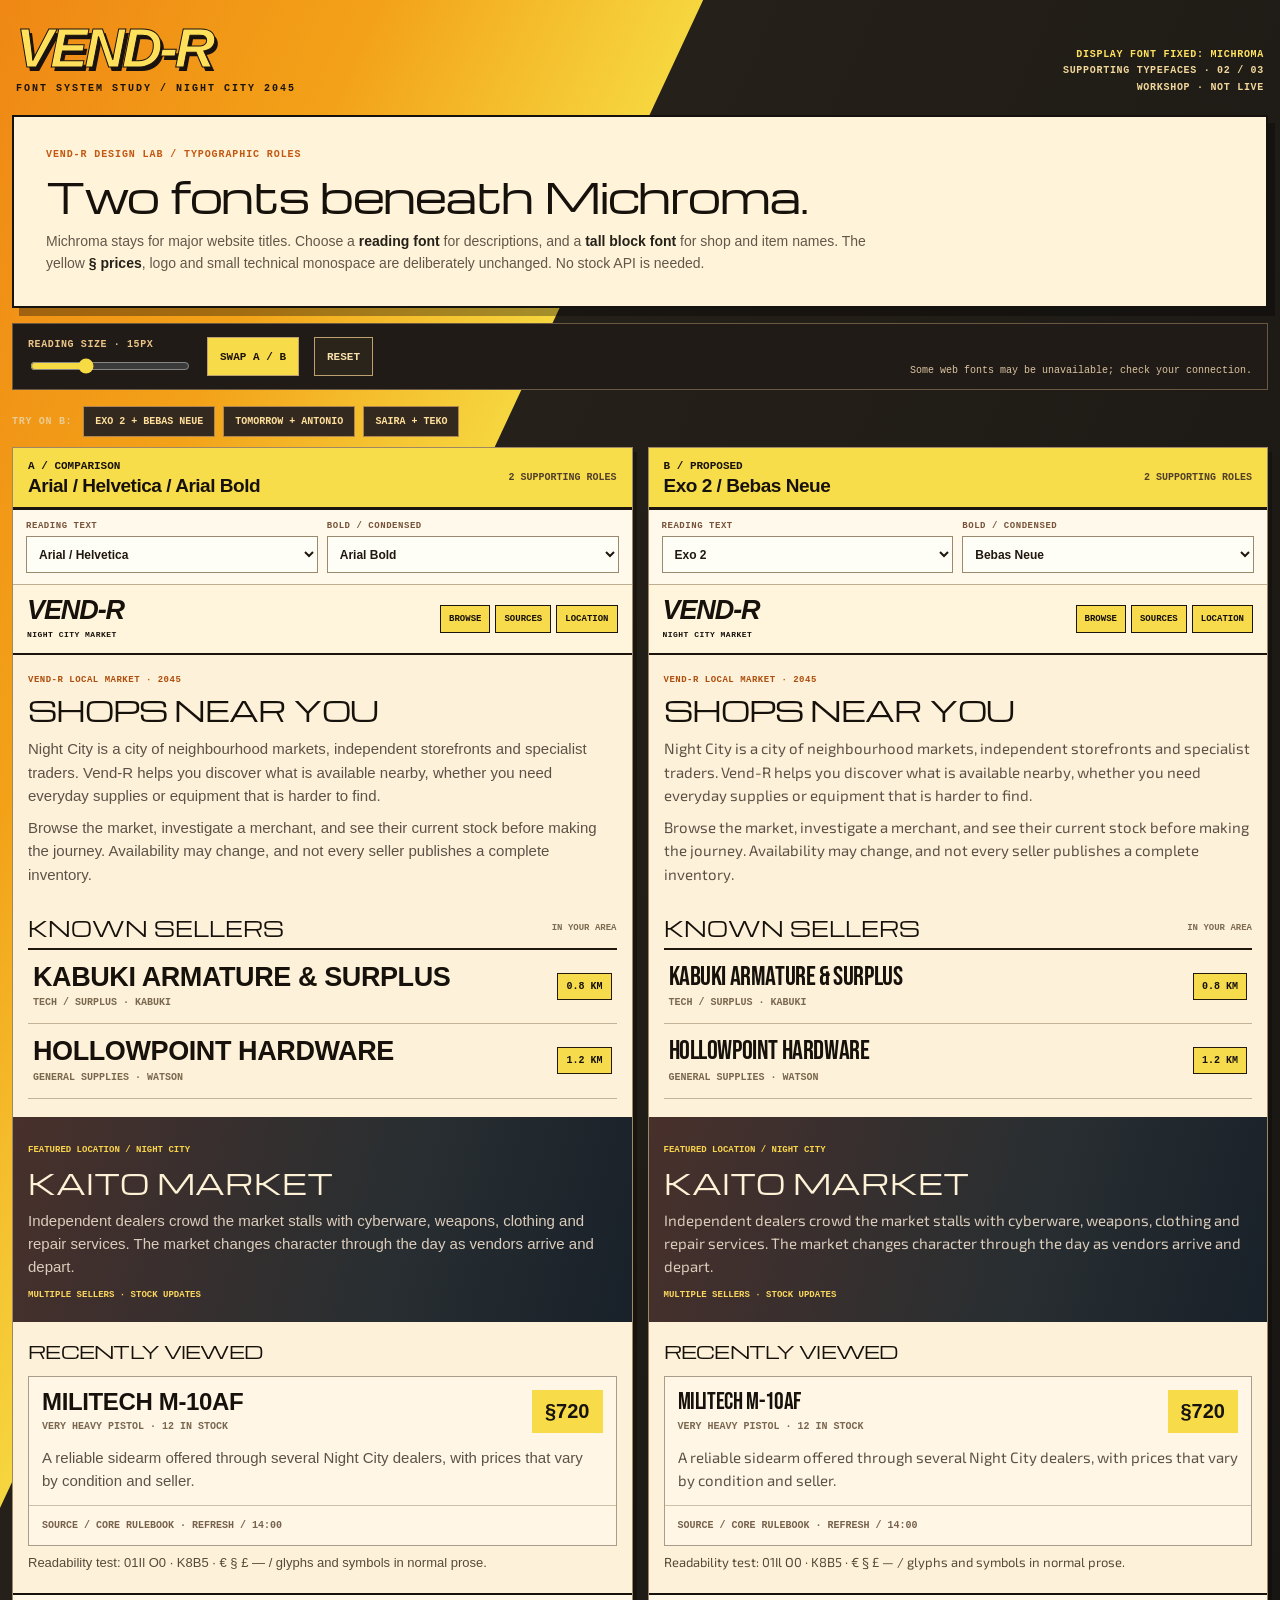
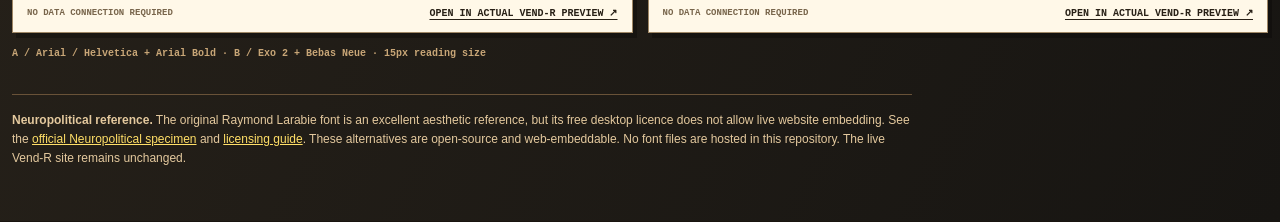
<file: design/supporting-font-comparison.html>
<!doctype html>
<html lang="en">
<head>
<meta charset="utf-8"><meta name="viewport" content="width=device-width,initial-scale=1,viewport-fit=cover">
<meta name="theme-color" content="#19140f">
<title>Vend-R / Supporting Typefaces Lab</title>
<link rel="preconnect" href="https://fonts.googleapis.com">
<link rel="preconnect" href="https://fonts.gstatic.com" crossorigin>
<link href="https://fonts.googleapis.com/css2?family=Michroma&family=Exo+2:wght@400;500;600&family=Tomorrow:wght@400;500;600&family=Saira:wght@400;500;600&family=Bebas+Neue&family=Antonio:wght@500;600;700&family=Teko:wght@500;600;700&display=swap" rel="stylesheet">
<style>
:root{--ink:#17110c;--paper:#fff7e5;--cream:#fff2d7;--yellow:#f7db45;--mono:ui-monospace,SFMono-Regular,Menlo,Consolas,monospace;--orange:#e35e11}
*{box-sizing:border-box}
html{background:#19140f}
body{margin:0;color:#f6e5c0;background:linear-gradient(115deg,#e85c10 -30%,#f3a218 18%,#f6d63f 33%,#252019 33.05%,#171512 100%);font-family:Arial,Helvetica,sans-serif;min-height:100vh}
button,select,input{font:inherit}button{cursor:pointer}
button:focus-visible,select:focus-visible,input:focus-visible{outline:3px solid #ffbb35;outline-offset:2px}
.page{width:min(100% - 24px,1440px);margin:auto;padding-bottom:52px}
.topbar{display:flex;justify-content:space-between;align-items:end;padding:24px 4px 19px;gap:15px}
.logotype{font:bold italic clamp(35px,5vw,56px)/.86 Impact,'Arial Narrow',sans-serif;color:#ffe05a;letter-spacing:-.055em;text-shadow:3px 4px 0 #1a120f;-webkit-text-stroke:1px #1a120f}
.logo-sub{font:900 10px/1.5 var(--mono);letter-spacing:.2em;margin-top:9px;color:#19120e}
.stamp{text-align:right;font:850 10px/1.65 var(--mono);color:#f2d79c;letter-spacing:.07em;text-transform:uppercase}.stamp b{color:#ffe260;display:block}
.hero{border:2px solid #15110e;background:#fff4da;color:var(--ink);padding:clamp(18px,3vw,32px);box-shadow:7px 8px 0 #0005}
.kicker{font:900 10px var(--mono);color:#c25813;letter-spacing:.09em;text-transform:uppercase}
.hero h1{font:400 clamp(26px,3.7vw,42px)/1.16 Michroma,Arial,sans-serif;letter-spacing:-.035em;margin:11px 0}
.hero p{font:14px/1.55 Arial,sans-serif;margin:0;max-width:840px;color:#625748}
.hero p strong{color:#252018}
.toolbar{margin-top:15px;display:flex;align-items:end;flex-wrap:wrap;gap:10px 15px;padding:13px 15px;border:1px solid #6b5842;background:#201b16;color:#fff0cf}
.toolbar .group{display:flex;flex-direction:column;gap:6px}
.toolbar label{font:850 10px var(--mono);letter-spacing:.06em;color:#ebc487;text-transform:uppercase}
.toolbar input[type=range]{width:160px;accent-color:#f7db45}
.slider-readout{font:850 11px var(--mono)}
.toolbar button{border:1px solid #bda16e;background:#f8db48;color:#1e140c;padding:9px 12px;min-height:39px;font:900 11px var(--mono);text-transform:uppercase}
.toolbar button.secondary{background:#2b241b;color:#f8dfac}
.toolbar .grow{flex:1}
.toolbar .note{font:10px var(--mono);color:#dbc4a1}
.presets{display:flex;gap:8px;flex-wrap:wrap;padding:16px 0 10px;align-items:center}
.presets b{font:800 10px var(--mono);color:#eacb91;letter-spacing:.07em;margin-right:3px}
.presets button{background:#33291f;color:#ffdf9b;border:1px solid #ad8651;padding:9px 11px;font:900 10px var(--mono);text-transform:uppercase}
.presets button:hover{background:#725228;color:#fff}
.compare{display:grid;grid-template-columns:repeat(2,minmax(0,1fr));gap:15px;align-items:start}
.demo{--body-family:Arial,Helvetica,sans-serif;--block-family:Arial,Helvetica,sans-serif;--block-weight:900;min-width:0;background:#fdf2d9;border:1px solid #9f8765;color:var(--ink);box-shadow:4px 5px 0 #0004}
.demo[data-body=exo]{--body-family:'Exo 2',Arial,sans-serif}
.demo[data-body=tomorrow]{--body-family:Tomorrow,Arial,sans-serif}
.demo[data-body=saira]{--body-family:Saira,Arial,sans-serif}
.demo[data-block=bebas]{--block-family:'Bebas Neue',Impact,sans-serif;--block-weight:400}
.demo[data-block=antonio]{--block-family:Antonio,Impact,sans-serif;--block-weight:600}
.demo[data-block=teko]{--block-family:Teko,Impact,sans-serif;--block-weight:600}
.demo-head{padding:12px 15px;background:#f8dd4b;display:flex;gap:15px;justify-content:space-between;align-items:center;border-bottom:3px solid #1c150f}
.demo-head .number{font:900 11px var(--mono)}
.demo-head h2{font:900 19px/.95 Arial,sans-serif;letter-spacing:-.025em;margin:5px 0 0}
.demo-head .marker{font:850 10px var(--mono);color:#51402a}
.selects{padding:11px 13px;display:flex;gap:9px;background:#fff9eb;border-bottom:1px solid #c0ae91}
.selects .select-group{min-width:0;flex:1;display:grid;gap:5px}
.selects label{font:900 9px var(--mono);color:#76533a;text-transform:uppercase;letter-spacing:.06em}
.selects select{width:100%;min-width:0;min-height:37px;padding:7px 8px;border:1px solid #98896f;border-radius:0;background:#fffef6;color:#20180f;font:850 12px Arial,sans-serif}
.mock-nav{padding:14px;display:flex;gap:12px;align-items:center;justify-content:space-between;flex-wrap:wrap;background:#fff4dc;border-bottom:2px solid #1b140d}
.mock-logo{font:bold italic 27px/.82 Impact,'Arial Narrow',sans-serif;letter-spacing:-.04em}
.mock-logo small{font:800 8px var(--mono);letter-spacing:.06em;display:block;margin-top:9px}
.mock-nav nav{display:flex;flex-wrap:wrap;gap:5px}
.mock-nav nav span{padding:8px;border:1px solid #19150f;background:#f8db4c;font:900 9px var(--mono)}
.main-section{padding:20px 15px 18px}
.section-kicker{font:900 9px var(--mono);color:#ae4e0e;text-transform:uppercase;letter-spacing:.055em}
.main-section h1{font:400 clamp(21px,2.2vw,30px)/1.17 Michroma,Arial,sans-serif;letter-spacing:-.035em;margin:8px 0 11px}
.reading{font:400 var(--reading-size,15px)/1.55 var(--body-family);color:#5c5247;margin:0;overflow-wrap:break-word}
.reading+.reading{margin-top:9px}
.section-label{display:flex;justify-content:space-between;align-items:center;gap:8px;border-bottom:2px solid #20180e;padding:12px 0 8px;margin-top:19px}
.section-label h3{font:400 clamp(15px,1.6vw,20px)/1.15 Michroma,Arial,sans-serif;margin:0}
.section-label small{font:750 9px var(--mono);color:#7d6c54}
.shop-row{display:flex;justify-content:space-between;gap:12px;padding:13px 5px;border-bottom:1px solid #c3b399;align-items:center}
.block-type{font-family:var(--block-family);font-weight:var(--block-weight);text-transform:uppercase;line-height:1.05;letter-spacing:-.015em;overflow-wrap:anywhere}
.shop-name{font-size:clamp(20px,2.2vw,27px)}
.shop-row small,.item-meta{display:block;color:#7a6850;font:850 10px/1.5 var(--mono);margin-top:4px}
.shop-distance{flex:none;background:#f6db4d;border:1px solid #231a0d;padding:7px 8px;font:900 10px var(--mono);align-self:center}
.shop-feature{background:linear-gradient(105deg,#48302b,#282e31 62%,#182029);color:#fdf1d6;padding:21px 15px 22px}
.shop-feature>small{font:850 9px var(--mono);color:#f9d44c}
.shop-feature h2{font:400 clamp(20px,2.15vw,29px)/1.2 Michroma,Arial,sans-serif;margin:10px 0}
.shop-feature .reading{color:#dbccbb}
.shop-feature .mini-brand{font:900 9px var(--mono);color:#fbd65f;margin-top:12px}
.card-zone{padding:16px 15px 20px}
.card-title{font:400 18px Michroma,Arial,sans-serif;letter-spacing:-.04em;margin:0 0 12px}
.item-card{border:1px solid #a99d89;background:#fff6e6}
.item-row{display:grid;grid-template-columns:minmax(0,1fr) auto;align-items:center;gap:12px;padding:12px 13px;min-width:0}
.item-name{font-size:clamp(18px,1.95vw,24px)}
.price{padding:10px 13px;background:#f8db48;white-space:nowrap;font:900 20px Arial,Helvetica,sans-serif;color:#17130f}
.item-desc{padding:0 13px 13px}
.technical{font:900 9px/1.5 var(--mono);letter-spacing:.04em;color:#80705c}
.tech-readout{padding:12px 13px;border-top:1px solid #cfc0a8;font:900 10px/1.5 var(--mono);color:#77624c}
.symbols{font:13px/1.5 var(--body-family);color:#564939;margin:7px 0 0;overflow-wrap:anywhere}
.mock-footer{padding:12px 14px;border-top:2px solid #16110d;background:#fff8e8;display:flex;justify-content:space-between;align-items:center;gap:12px;flex-wrap:wrap}
.mock-footer span{font:850 9px/1.5 var(--mono);color:#78654b}
.mock-footer a{font:900 10px var(--mono);color:#282016;text-decoration:underline;text-underline-offset:3px}
.mobile-mode{display:none}
.notes{border-top:1px solid #695238;padding-top:16px;margin-top:20px;color:#e4c99e;font:12px/1.6 Arial,sans-serif;max-width:900px}
.notes a{color:#ffdf67}
.state-line{font:800 10px/1.5 var(--mono);color:#c8a677;padding:13px 0}
@media(max-width:760px){
 .page{width:calc(100% - 14px)}
 .topbar{padding:17px 4px}
 .stamp{font-size:8px}
 .hero{padding:15px}
 .toolbar{padding:11px}
 .presets{gap:6px}
 .presets button{font-size:9px;padding:9px}
 .compare{grid-template-columns:1fr}
 .mobile-mode{display:flex;gap:7px;align-items:center;padding:11px 0}
 .mobile-mode button{font:900 11px var(--mono);padding:10px 15px;background:#342a1f;color:#e9d1a2;border:1px solid #917b57}
 .mobile-mode button[aria-pressed=true]{background:#f8dc49;color:#1a120d}
 .demo:not(.mobile-active){display:none}
 .shop-name{font-size:24px}
 .item-name{font-size:22px}
}
</style>
</head>
<body>
<div class="page">
<header class="topbar">
 <div><div class="logotype">VEND-R</div><div class="logo-sub">FONT SYSTEM STUDY / NIGHT CITY 2045</div></div>
 <div class="stamp"><b>DISPLAY FONT FIXED: MICHROMA</b>SUPPORTING TYPEFACES · 02 / 03<br>WORKSHOP · NOT LIVE</div>
</header>
<section class="hero">
 <div class="kicker">VEND-R DESIGN LAB / TYPOGRAPHIC ROLES</div>
 <h1>Two fonts beneath Michroma.</h1>
 <p>Michroma stays for major website titles. Choose a <strong>reading font</strong> for descriptions, and a <strong>tall block font</strong> for shop and item names. The yellow <strong>§ prices</strong>, logo and small technical monospace are deliberately unchanged. No stock API is needed.</p>
</section>
<div class="toolbar">
 <div class="group"><label for="sizeSlider">Reading size · <span id="sizeLabel">15</span>px</label><input type="range" id="sizeSlider" min="13" max="19" step="1" value="15"></div>
 <button type="button" id="swap">Swap A / B</button>
 <button type="button" class="secondary" id="reset">Reset</button>
 <div class="grow"></div><div class="note" id="fontStatus">Online fonts load from Google Fonts; system fallbacks remain available.</div>
</div>
<div class="presets" aria-label="Suggested combinations">
 <b>TRY ON B:</b>
 <button type="button" data-preset="exo,bebas">Exo 2 + Bebas Neue</button>
 <button type="button" data-preset="tomorrow,antonio">Tomorrow + Antonio</button>
 <button type="button" data-preset="saira,teko">Saira + Teko</button>
</div>
<div class="mobile-mode"><span style="font:900 10px var(--mono);color:#e7bb80">SHOW</span><button type="button" data-mobile="a" aria-pressed="false">A / Current</button><button type="button" data-mobile="b" aria-pressed="true">B / Proposed</button></div>
<section class="compare" aria-label="Two font stack combinations">
<!-- PANES -->
</section>
<div class="state-line" id="statusLine" aria-live="polite"></div>
<div class="notes"><strong>Neuropolitical reference.</strong> The original Raymond Larabie font is an excellent aesthetic reference, but its free desktop licence does not allow live website embedding. See the <a href="https://typodermicfonts.com/neuropolitical-science/" target="_blank" rel="noopener">official Neuropolitical specimen</a> and <a href="https://typodermicfonts.com/license/" target="_blank" rel="noopener">licensing guide</a>. These alternatives are open-source and web-embeddable. No font files are hosted in this repository. The live Vend-R site remains unchanged.</div>
</div>
<script>
(function(){
 const BODY={arial:'Arial / Helvetica',exo:'Exo 2',tomorrow:'Tomorrow',saira:'Saira'};
 const BLOCK={arial:'Arial Bold',bebas:'Bebas Neue',antonio:'Antonio',teko:'Teko'};
 const OPTIONS_BODY=Object.keys(BODY),OPTIONS_BLOCK=Object.keys(BLOCK);
 const $=id=>document.getElementById(id);
 const defaults={a:{body:'arial',block:'arial'},b:{body:'exo',block:'bebas'},size:15,mobile:'b'};
 let state=JSON.parse(JSON.stringify(defaults));
 try{const x=JSON.parse(localStorage.getItem('vendr-supporting-font-lab-v1')||'null');
  if(x&&OPTIONS_BODY.includes(x.a?.body)&&OPTIONS_BLOCK.includes(x.a?.block)&&OPTIONS_BODY.includes(x.b?.body)&&OPTIONS_BLOCK.includes(x.b?.block)){
   state={a:x.a,b:x.b,size:Math.max(13,Math.min(19,Number(x.size)||15)),mobile:x.mobile==='a'?'a':'b'};
  }}catch(_){}
 function save(){try{localStorage.setItem('vendr-supporting-font-lab-v1',JSON.stringify(state))}catch(_){}}
 function options(map,sel){return Object.entries(map).map(function(entry){
  return '<option value="'+entry[0]+'"'+(entry[0]===sel?' selected':'')+'>'+entry[1]+'</option>';
 }).join('')}
 function paneMarkup(k){
  const p=state[k],label=k==='a'?'A / COMPARISON':'B / PROPOSED';
  const site=new URL('./michroma-type-preview.html',location.href);
  site.searchParams.set('view','home');site.searchParams.set('type','michroma');
  if(p.body!=='arial')site.searchParams.set('bodyfont',p.body);
  if(p.block!=='arial')site.searchParams.set('blockfont',p.block);
  return '<article class="demo'+(state.mobile===k?' mobile-active':'')+'" id="pane-'+k+'" data-body="'+p.body+'" data-block="'+p.block+'">'+
  '<div class="demo-head"><div><div class="number">'+label+'</div><h2>'+BODY[p.body]+' / '+BLOCK[p.block]+'</h2></div><span class="marker">2 SUPPORTING ROLES</span></div>'+
  '<div class="selects"><div class="select-group"><label for="body-'+k+'">Reading text</label><select id="body-'+k+'" data-choice="body" data-side="'+k+'">'+options(BODY,p.body)+'</select></div>'+
  '<div class="select-group"><label for="block-'+k+'">Bold / condensed</label><select id="block-'+k+'" data-choice="block" data-side="'+k+'">'+options(BLOCK,p.block)+'</select></div></div>'+
  '<div class="mock-nav"><div class="mock-logo">VEND-R<small>NIGHT CITY MARKET</small></div><nav><span>BROWSE</span><span>SOURCES</span><span>LOCATION</span></nav></div>'+
  '<section class="main-section"><div class="section-kicker">VEND-R LOCAL MARKET · 2045</div><h1>SHOPS NEAR YOU</h1>'+
  '<p class="reading">Night City is a city of neighbourhood markets, independent storefronts and specialist traders. Vend-R helps you discover what is available nearby, whether you need everyday supplies or equipment that is harder to find.</p>'+
  '<p class="reading">Browse the market, investigate a merchant, and see their current stock before making the journey. Availability may change, and not every seller publishes a complete inventory.</p>'+
  '<div class="section-label"><h3>KNOWN SELLERS</h3><small>IN YOUR AREA</small></div>'+
  '<div class="shop-row"><div><div class="shop-name block-type">Kabuki Armature &amp; Surplus</div><small>TECH / SURPLUS · KABUKI</small></div><div class="shop-distance">0.8 KM</div></div>'+
  '<div class="shop-row"><div><div class="shop-name block-type">Hollowpoint Hardware</div><small>GENERAL SUPPLIES · WATSON</small></div><div class="shop-distance">1.2 KM</div></div></section>'+
  '<section class="shop-feature"><small>FEATURED LOCATION / NIGHT CITY</small><h2>KAITO MARKET</h2><p class="reading">Independent dealers crowd the market stalls with cyberware, weapons, clothing and repair services. The market changes character through the day as vendors arrive and depart.</p><div class="mini-brand">MULTIPLE SELLERS · STOCK UPDATES</div></section>'+
  '<section class="card-zone"><h2 class="card-title">RECENTLY VIEWED</h2><div class="item-card"><div class="item-row"><div><div class="block-type item-name">Militech M-10AF</div><span class="item-meta">VERY HEAVY PISTOL · 12 IN STOCK</span></div><div class="price">§720</div></div><p class="reading item-desc">A reliable sidearm offered through several Night City dealers, with prices that vary by condition and seller.</p><div class="tech-readout">SOURCE / CORE RULEBOOK · REFRESH / 14:00</div></div>'+
  '<p class="symbols">Readability test: 01Il O0 · K8B5 · € § £ — / glyphs and symbols in normal prose.</p></section>'+
  '<footer class="mock-footer"><span>NO DATA CONNECTION REQUIRED</span><a href="'+site.href+'" target="_blank" rel="noopener noreferrer">OPEN IN ACTUAL VEND-R PREVIEW ↗</a></footer></article>';
 }
 function render(){
  document.documentElement.style.setProperty('--reading-size',state.size+'px');
  $('sizeLabel').textContent=state.size;$('sizeSlider').value=state.size;
  document.querySelector('.compare').innerHTML=paneMarkup('a')+paneMarkup('b');
  document.querySelectorAll('[data-mobile]').forEach(function(b){b.setAttribute('aria-pressed',String(b.dataset.mobile===state.mobile))});
  $('statusLine').textContent='A / '+BODY[state.a.body]+' + '+BLOCK[state.a.block]+'     ·     B / '+BODY[state.b.body]+' + '+BLOCK[state.b.block]+'     ·     '+state.size+'px reading size';
 }
 document.querySelector('.compare').addEventListener('change',function(e){
  if(!e.target.matches('[data-choice]'))return;
  const k=e.target.dataset.side,property=e.target.dataset.choice;
  if(k!=='a'&&k!=='b')return;
  if(property==='body'&&!OPTIONS_BODY.includes(e.target.value))return;
  if(property==='block'&&!OPTIONS_BLOCK.includes(e.target.value))return;
  state[k][property]=e.target.value;save();render();
 });
 document.querySelectorAll('[data-preset]').forEach(function(b){b.addEventListener('click',function(){
  const a=b.dataset.preset.split(',');state.b={body:a[0],block:a[1]};state.mobile='b';save();render();
 })});
 document.querySelectorAll('[data-mobile]').forEach(function(b){b.addEventListener('click',function(){
  state.mobile=b.dataset.mobile;save();render();
 })});
 $('sizeSlider').addEventListener('input',function(e){state.size=Number(e.target.value);save();render()});
 $('swap').addEventListener('click',function(){const x=state.a;state.a=state.b;state.b=x;save();render()});
 $('reset').addEventListener('click',function(){state=JSON.parse(JSON.stringify(defaults));save();render()});
 document.fonts.ready.then(function(){
  const tests=[['Exo 2',400],['Tomorrow',400],['Saira',400],['Bebas Neue',400],['Antonio',600],['Teko',600],['Michroma',400]];
  const bad=tests.filter(function(t){return !document.fonts.check(t[1]+' 16px "'+t[0]+'"')});
  $('fontStatus').textContent=bad.length?'Some web fonts may be unavailable; check your connection.':'Web font stylesheets available · compare at any size.';
 }).catch(function(){});
 render();
})();
</script>
</body>
</html>
</file>
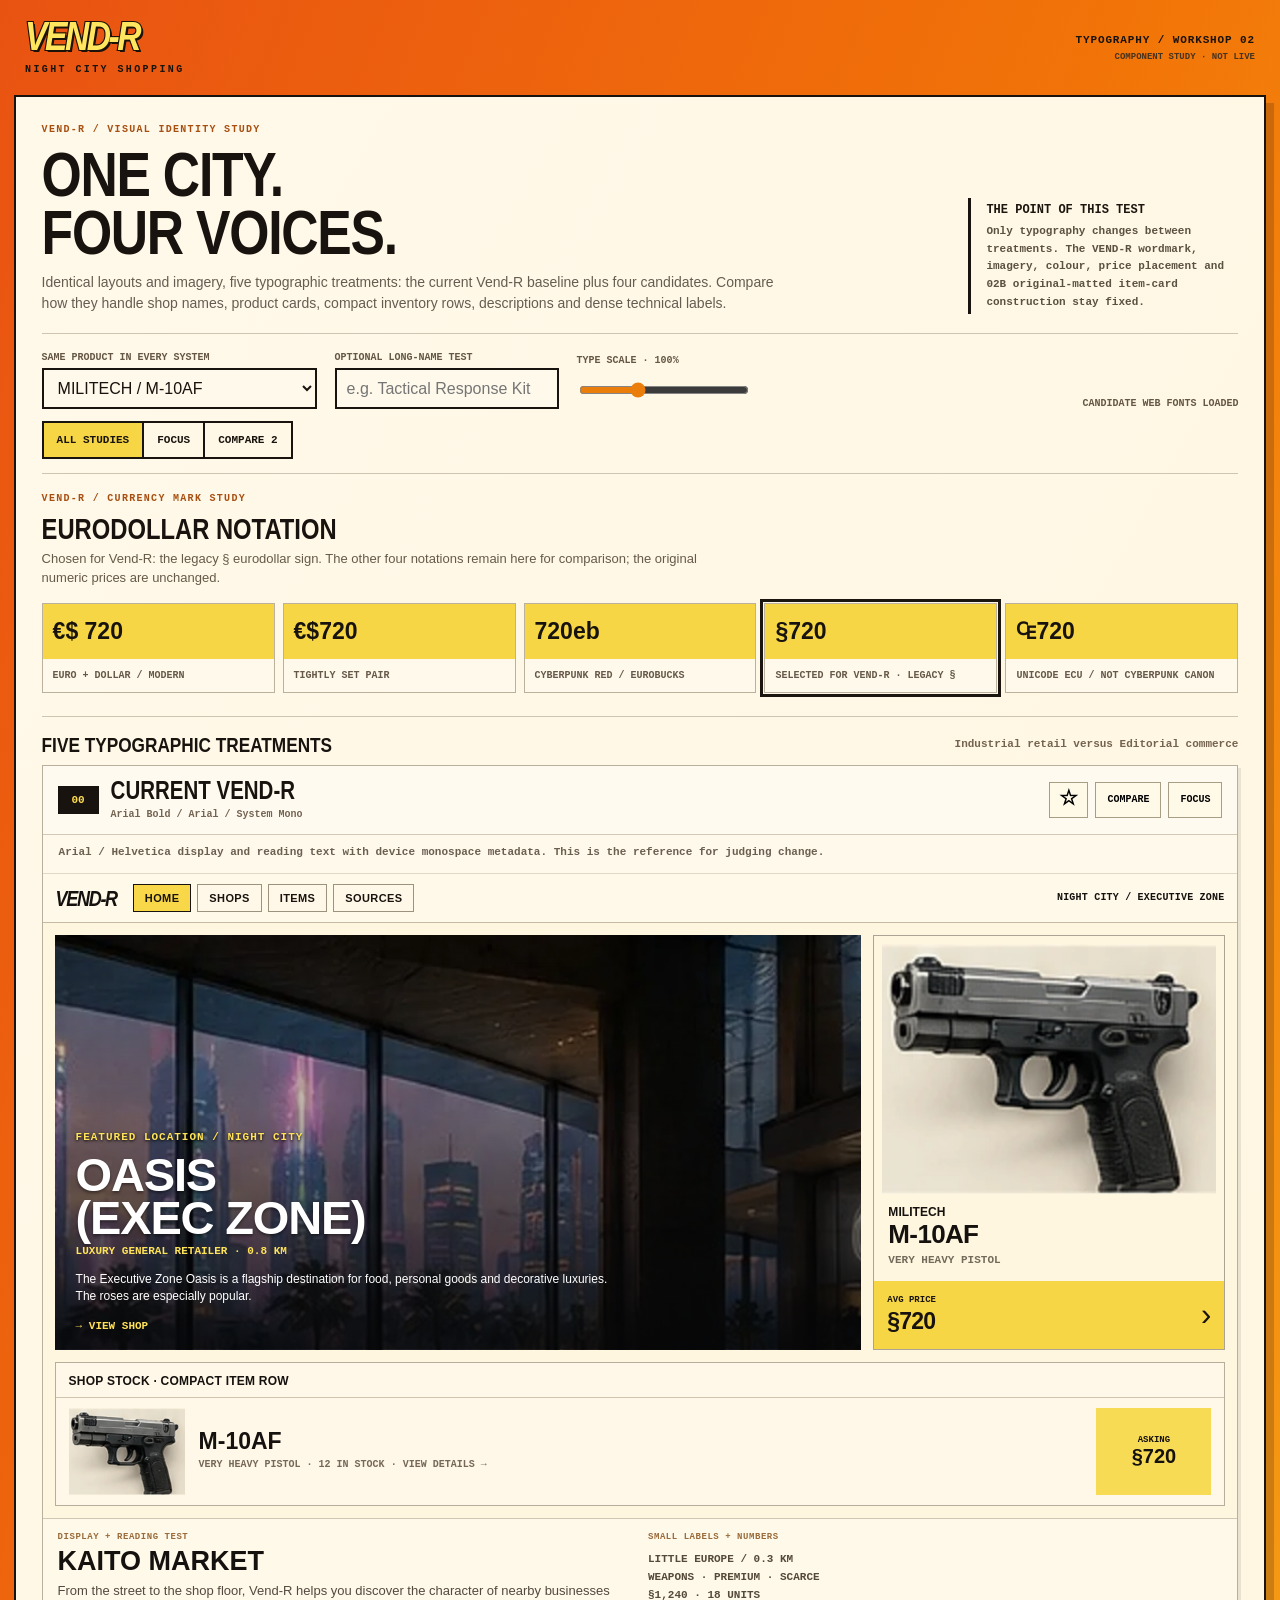
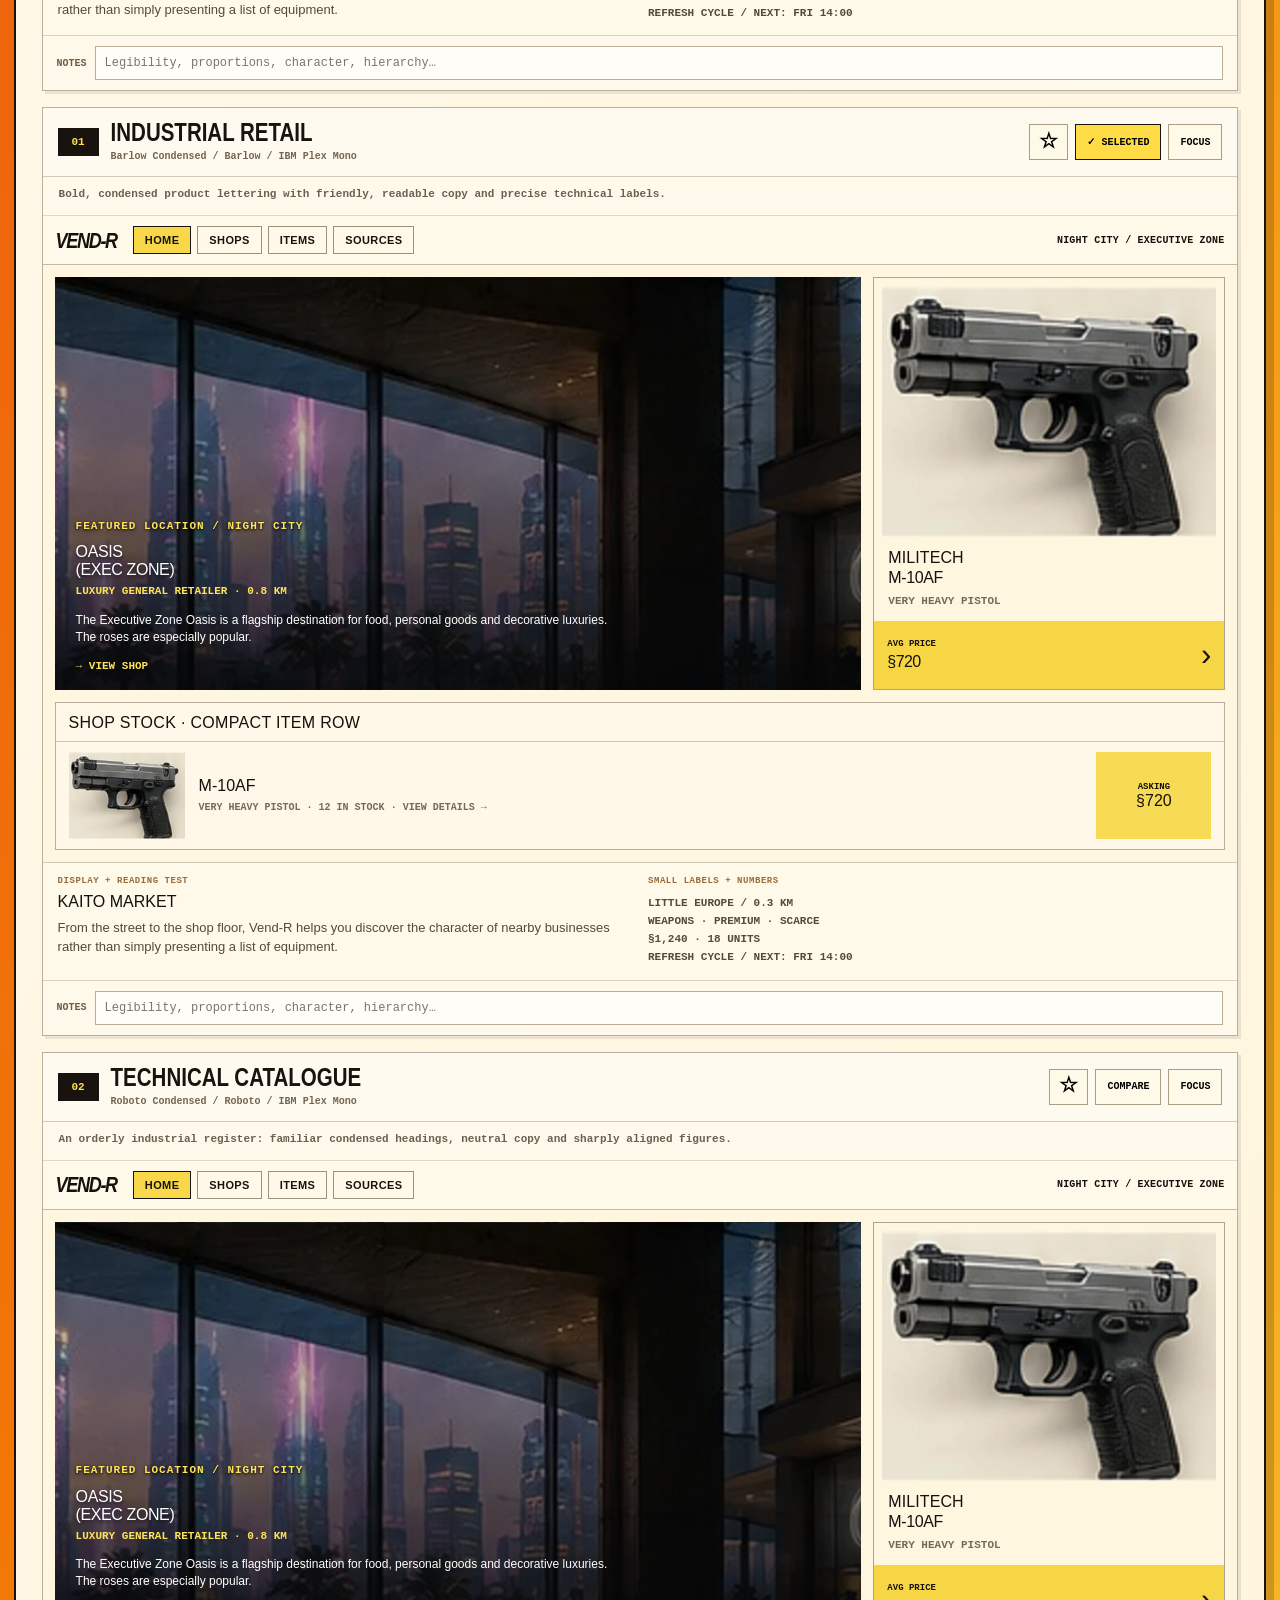
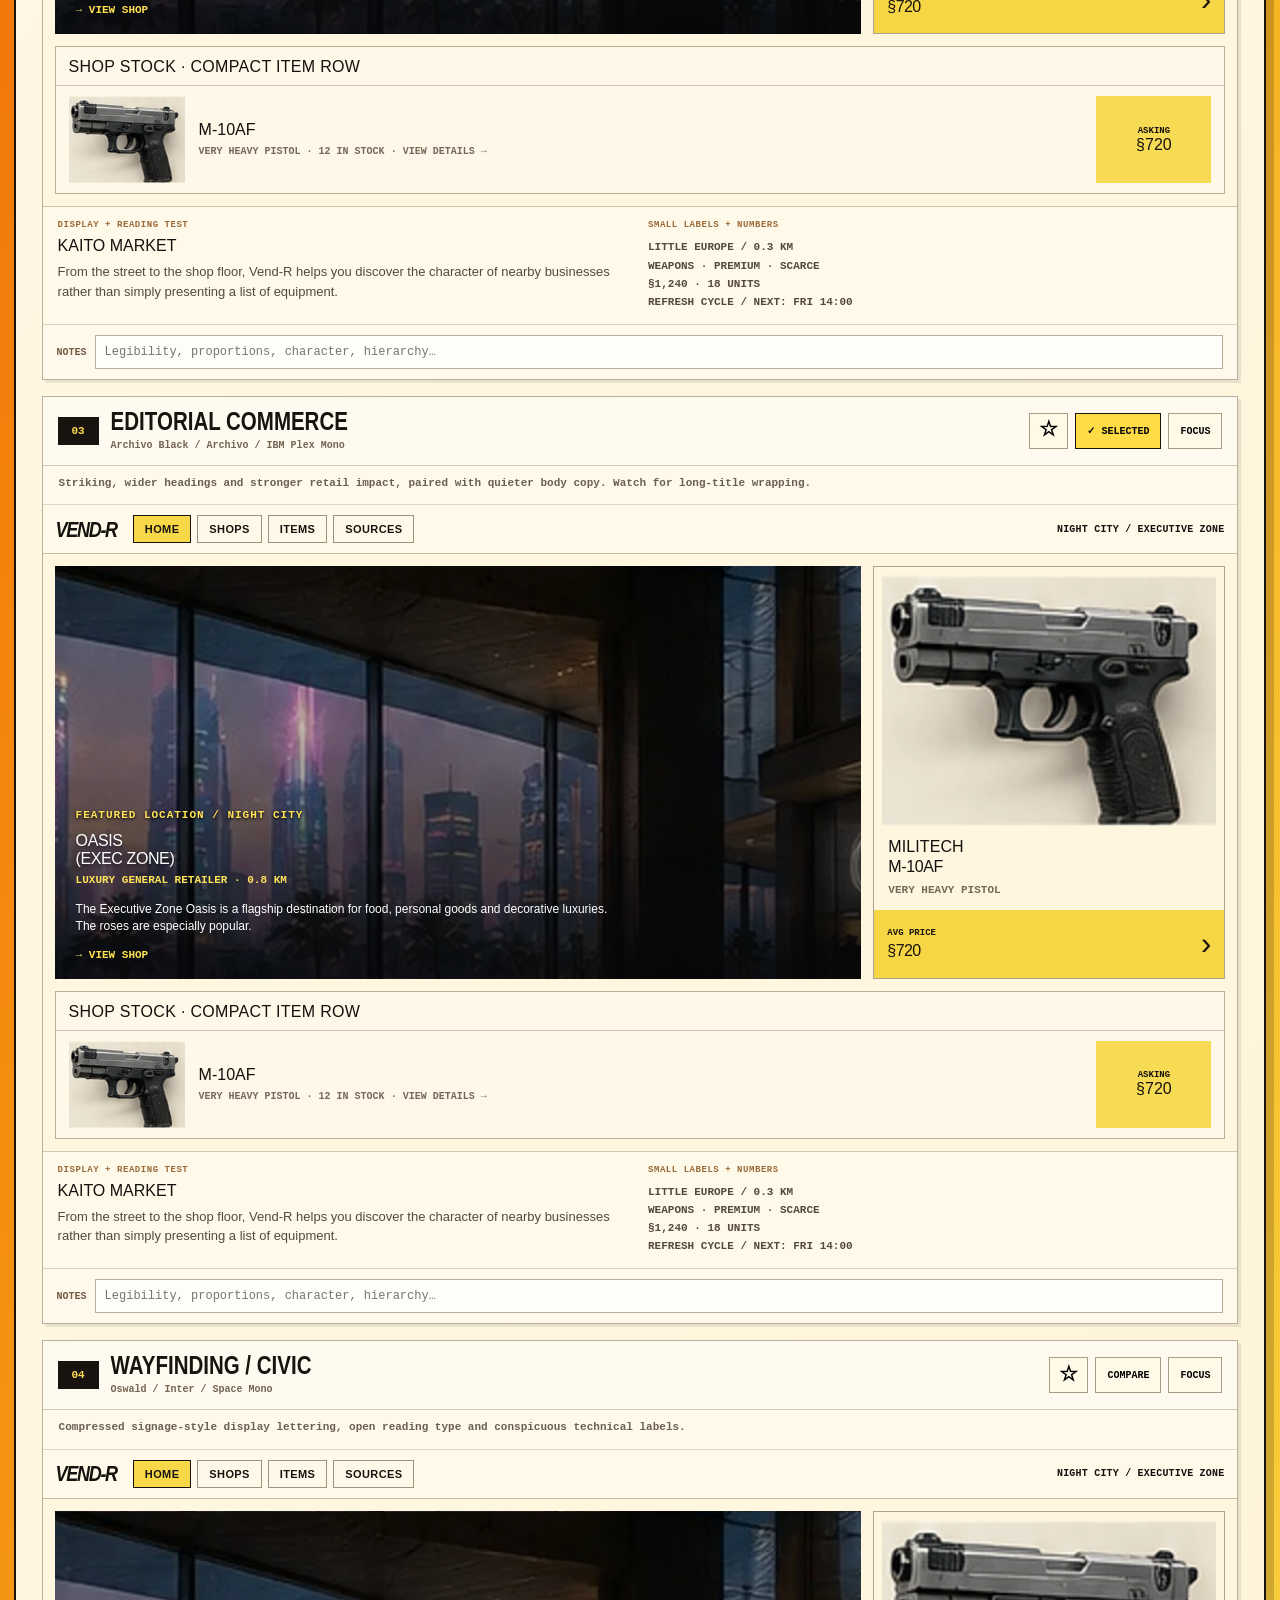
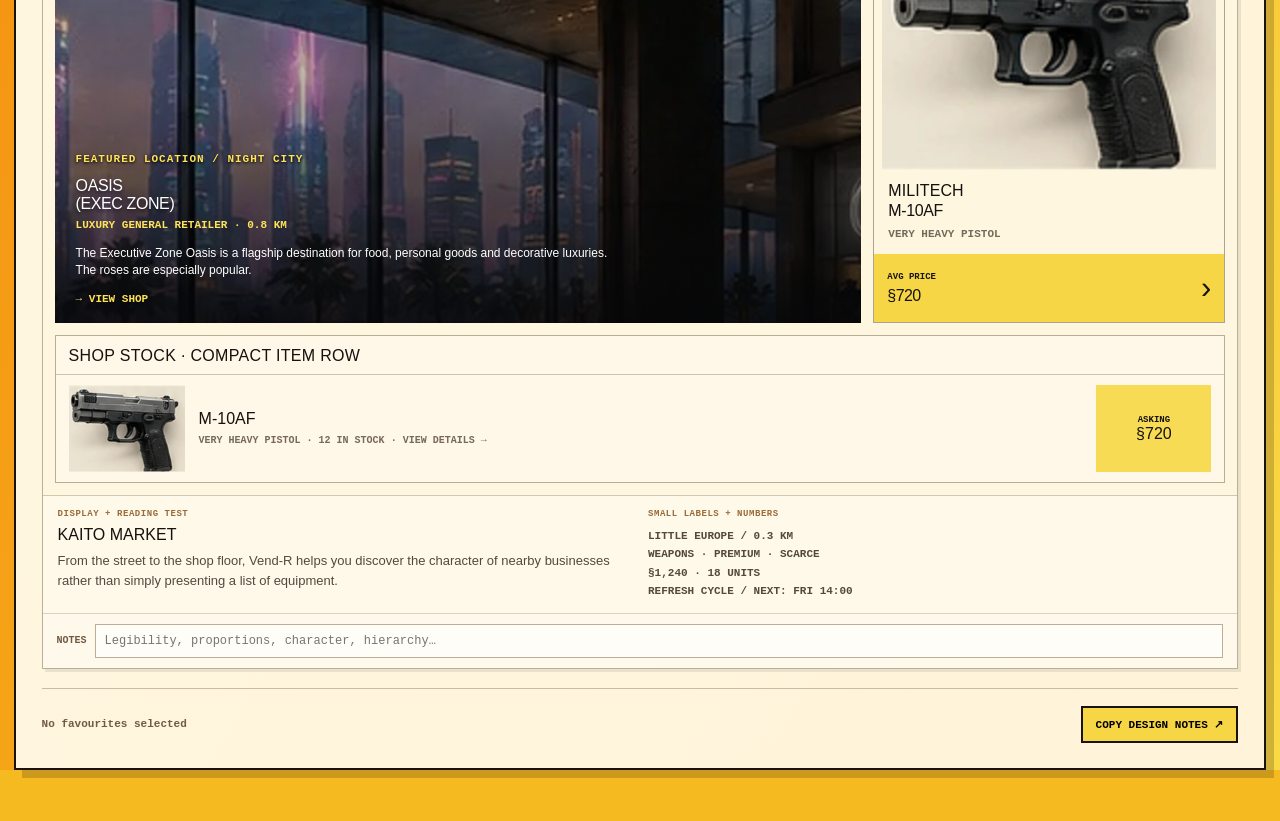
<file: design/typography-design-lab.html>
<!doctype html>
<html lang="en">
<head>
<meta charset="utf-8" />
<meta name="viewport" content="width=device-width, initial-scale=1, viewport-fit=cover" />
<meta name="theme-color" content="#f4d246" />
<title>Vend-R / Typography Design Laboratory</title>
<link rel="preconnect" href="https://fonts.googleapis.com" />
<link rel="preconnect" href="https://fonts.gstatic.com" crossorigin />
<link id="fontStylesheet" href="https://fonts.googleapis.com/css2?family=Archivo+Black&amp;family=Archivo:wght@400;500;600;700;800&amp;family=Barlow+Condensed:wght@500;600;700;800;900&amp;family=Barlow:wght@400;500;600;700;800&amp;family=IBM+Plex+Mono:wght@400;500;600;700&amp;family=Inter:wght@400;500;600;700;800&amp;family=Oswald:wght@500;600;700&amp;family=Roboto+Condensed:wght@400;500;600;700;800;900&amp;family=Roboto:wght@400;500;600;700&amp;family=Space+Mono:wght@400;700&amp;display=swap" rel="stylesheet" />
<style>
:root{--ink:#18130e;--cream:#fff6df;--paper:#fff9e9;--line:#cec4b2;--yellow:#f6d644;--orange:#f5790e;--scale:1;--fixed:'Impact','Arial Narrow','Liberation Sans Narrow',sans-serif;--local-mono:ui-monospace,SFMono-Regular,Menlo,Consolas,monospace}
*{box-sizing:border-box}
html{scroll-behavior:smooth;background:#f6ba21}
body{margin:0;color:var(--ink);font-family:Arial,Helvetica,sans-serif;background:linear-gradient(111deg,#e95312 0%,#f27508 34%,#f6a819 65%,#f9d944 100%);min-height:100vh}
button,input,select,textarea{font:inherit}
button{cursor:pointer}
button:focus-visible,select:focus-visible,input:focus-visible,textarea:focus-visible{outline:3px solid #e45c12;outline-offset:2px}
a{color:inherit}
.lab-top{display:flex;align-items:center;justify-content:space-between;gap:14px;max-width:1420px;margin:auto;padding:18px 25px 16px}
.logo{font:italic 900 41px/.9 var(--fixed);letter-spacing:-.06em;color:#ffe65e;-webkit-text-stroke:2.2px #1c1209;paint-order:stroke fill;text-shadow:2px 2px 0 #1c1209;white-space:nowrap}
.logo-sub{font:700 10px/1.8 var(--local-mono);letter-spacing:.24em;margin-top:6px}
.header-stamp{text-align:right;font:800 11px/1.5 var(--local-mono);letter-spacing:.08em;text-transform:uppercase}
.header-stamp small{display:block;font-size:9px;letter-spacing:0;color:#463320;margin-top:3px}
.main{width:min(calc(100% - 28px),1390px);margin:0 auto 50px;padding:clamp(14px,2vw,27px);background:linear-gradient(120deg,#fff9ea,#fff4d9);border:2px solid var(--ink);box-shadow:8px 8px 0 #25120f32}
.intro{display:grid;grid-template-columns:minmax(0,1fr) minmax(150px,270px);gap:20px;align-items:end;padding:2px 0 19px;border-bottom:1px solid var(--line)}
.eyebrow{font:800 10px var(--local-mono);letter-spacing:.13em;color:#a74f11;text-transform:uppercase;margin:0 0 10px}
h1{font:900 clamp(32px,5vw,63px)/.91 var(--fixed);letter-spacing:-.02em;margin:0 0 12px;text-transform:uppercase}
.intro p{font-size:14px;line-height:1.5;color:#665c51;max-width:760px;margin:0}
.intro-note{border-left:3px solid var(--ink);padding:3px 0 3px 15px;font:700 11px/1.6 var(--local-mono);color:#5b5142}
.intro-note b{display:block;text-transform:uppercase;font-size:12px;color:#1b150f;margin-bottom:3px}
.toolbar{display:flex;flex-wrap:wrap;align-items:end;gap:12px 18px;padding:18px 0 14px;border-bottom:1px solid var(--line)}
.field{display:grid;gap:5px;min-width:165px}
.field label,.field-caption{font:800 10px var(--local-mono);text-transform:uppercase;color:#655744}
.field select,.field input[type=text]{min-height:41px;width:100%;border:2px solid var(--ink);background:#fff9eb;padding:8px 10px;border-radius:0;color:var(--ink)}
.field input[type=range]{width:170px;accent-color:#eb7e0b;min-height:34px}
.toolbar .grow{flex:1 1 40px}
.pill-controls{display:flex;align-items:stretch;gap:0;border:2px solid var(--ink)}
.pill-controls button{background:#fff8e7;border:0;padding:11px 13px;font:800 11px var(--local-mono);text-transform:uppercase;color:var(--ink)}
.pill-controls button+button{border-left:2px solid var(--ink)}
.pill-controls button[aria-pressed=true]{background:var(--yellow)}
.summary{display:flex;gap:12px;justify-content:space-between;align-items:center;flex-wrap:wrap;padding:15px 0 9px}
.summary h2{font:900 21px var(--fixed);text-transform:uppercase;margin:0}
.summary span{font:700 11px var(--local-mono);color:#73634f}
.study-stack{display:grid;gap:16px}
.study{--display:Arial,Helvetica,sans-serif;--reading:Arial,Helvetica,sans-serif;--ui:Arial,Helvetica,sans-serif;--mono:var(--local-mono);background:#fff9ec;border:1px solid #b9af9d;box-shadow:3px 3px 0 #00000015;min-width:0;scroll-margin-top:18px}
.study-head{display:flex;align-items:center;gap:12px;padding:12px 15px;background:#fffaef;border-bottom:1px solid #d5c8b5;flex-wrap:wrap}
.study-num{background:var(--ink);color:#ffdd50;display:grid;place-items:center;min-width:41px;padding:8px;font:800 11px var(--local-mono)}
.study-id{min-width:0;flex:1}
.study-id h3{font:900 25px/1 var(--fixed);text-transform:uppercase;margin:0}
.study-id p{font:750 10px/1.4 var(--local-mono);margin:5px 0 0;color:#746452}
.study-actions{display:flex;align-items:center;gap:7px}
.study-actions button{background:#fff9e7;border:1px solid #aa9d85;padding:8px 11px;font:800 10px var(--local-mono);text-transform:uppercase;min-height:36px}
.study-actions button[aria-pressed=true]{background:#ffdc46;border-color:var(--ink)}
.study-actions .favorite{font-size:21px;padding:4px 9px;line-height:1.1}
.study-caption{font:700 11px/1.55 var(--local-mono);color:#6b5f50;padding:9px 16px 12px;margin:0}
/* All differing type styles are scoped to the type system surface only. */
.specimen{background:#fff6e0;border-top:1px solid #e1d7c7;min-width:0;color:#15110e}
.test-nav{display:flex;gap:6px;align-items:center;border-bottom:1px solid #c7baa4;padding:10px 13px;background:#fff9e9;flex-wrap:wrap}
.mini-brand{font:italic 900 22px/.85 var(--fixed);letter-spacing:-.06em;margin-right:10px;white-space:nowrap}
.nav-button{font:800 calc(11px * var(--scale)) var(--ui);text-transform:uppercase;letter-spacing:.035em;border:1px solid #9d927e;padding:7px 11px;background:#fff8e8;color:var(--ink)}
.nav-button.selected{background:#f8d849;border-color:var(--ink)}
.nav-location{margin-left:auto;font:700 calc(10px * var(--scale)) var(--mono);letter-spacing:.02em}
.shop-and-item{display:grid;grid-template-columns:minmax(0,1.65fr) minmax(215px,.72fr);gap:12px;padding:12px;align-items:stretch}
.shop-feature{background:#1a1916;min-height:308px;display:flex;flex-direction:column;justify-content:flex-end;background-image:linear-gradient(0deg,rgba(5,6,8,.91),rgba(5,6,8,.27) 58%,rgba(5,6,8,.02)),url('[data-uri]');background-size:cover;background-position:50% 43%;padding:18px 21px;color:white;min-width:0}
.shop-kicker{font:700 calc(11px * var(--scale)) /1.3 var(--mono);letter-spacing:.09em;color:#ffe359;text-transform:uppercase;text-shadow:0 1px 3px #000}
.shop-title{font:900 calc(47px * var(--scale))/.9 var(--display);letter-spacing:-.025em;text-transform:uppercase;margin:10px 0 5px;overflow-wrap:anywhere;text-shadow:0 2px 3px #0006}
.shop-type{font:700 calc(11px * var(--scale))/1.4 var(--mono);text-transform:uppercase;color:#ffe359}
.shop-description{font:500 calc(12px * var(--scale))/1.43 var(--reading);max-width:540px;margin:12px 0 0}
.shop-cta{font:750 calc(11px * var(--scale)) var(--mono);margin-top:14px;color:#ffe156;text-transform:uppercase}
/* Original 02B matting: same cream surface behind inset photo and text. */
.item-card{border:1px solid #aca394;background:#fff6df;display:flex;flex-direction:column;min-width:0;cursor:default}
.item-photo-wrap{padding:8px 8px 0;background:#fff6df}
.item-photo{display:block;aspect-ratio:4/3;width:100%;height:auto;object-fit:cover;background:#eee9de}
.item-details{display:flex;flex-direction:column;gap:2px;flex:1;padding:12px 14px 13px}
.item-maker{font:850 calc(12px * var(--scale))/1.1 var(--display);text-transform:uppercase;letter-spacing:.005em}
.item-name{font:900 calc(26px * var(--scale))/.95 var(--display);letter-spacing:-.025em;text-transform:uppercase;overflow-wrap:anywhere}
.item-kind{font:650 calc(11px * var(--scale))/1.3 var(--mono);color:#746a5b;text-transform:uppercase;margin-top:5px}
.item-footer{display:flex;align-items:center;justify-content:space-between;gap:7px;padding:11px 13px;min-height:68px;background:var(--yellow);color:var(--ink)}
.item-price-label{font:750 calc(9px * var(--scale))/1.15 var(--mono);text-transform:uppercase}
.item-price{font:900 calc(23px * var(--scale))/1.1 var(--display);margin-top:4px;letter-spacing:-.035em;white-space:nowrap}
.price-arrow{font:400 31px/.9 Arial,sans-serif}
.item-row-section{margin:0 12px 12px;border:1px solid #b7ad9a;background:#fff7e7}
.list-label{font:900 calc(12px * var(--scale)) var(--display);text-transform:uppercase;letter-spacing:.02em;padding:11px 13px 9px;border-bottom:1px solid #d0c4af}
.item-row{display:grid;grid-template-columns:116px minmax(0,1fr) auto;align-items:center;gap:14px;padding:10px 13px;min-width:0}
.row-photo{width:116px;aspect-ratio:4/3;object-fit:cover;background:#eee8db}
.row-info{min-width:0}.row-info strong{display:block;font:900 calc(23px * var(--scale))/.94 var(--display);text-transform:uppercase;overflow-wrap:anywhere}
.row-info small{display:block;margin-top:6px;font:650 calc(10px * var(--scale))/1.35 var(--mono);text-transform:uppercase;color:#766959}
.row-price{align-self:stretch;display:flex;align-items:center;justify-content:center;flex-direction:column;min-width:115px;padding:8px 12px;background:#f8db54}
.row-price small{font:750 calc(9px * var(--scale)) var(--mono);text-transform:uppercase}
.row-price b{font:900 calc(20px * var(--scale)) var(--display);white-space:nowrap}
.role-spec{display:grid;grid-template-columns:1fr 1fr;gap:16px;border-top:1px solid #d4c6b3;background:#fff9ea;padding:13px 15px}
.role-spec .role-head{font:800 calc(9px * var(--scale)) var(--mono);color:#9a6b3a;letter-spacing:.06em;text-transform:uppercase}
.role-spec .role-main{font:900 calc(27px * var(--scale))/.95 var(--display);text-transform:uppercase;margin-top:7px;overflow-wrap:anywhere}
.role-spec .role-paragraph{font:400 calc(13px * var(--scale))/1.48 var(--reading);margin:7px 0 0;color:#54493f}
.role-spec .role-data{font:550 calc(11px * var(--scale))/1.65 var(--mono);margin-top:8px;color:#554939;text-transform:uppercase}
.study-notes{display:flex;gap:8px;align-items:center;padding:10px 14px;border-top:1px solid #ded1bd}
.study-notes label{font:800 10px var(--local-mono);text-transform:uppercase;color:#705a43}
.study-notes input{flex:1;min-width:0;border:1px solid #bdad97;background:#fffdf8;padding:9px;font:12px var(--local-mono)}
.compare-panel{border:2px solid var(--ink);padding:12px;background:#fff5d8;margin-bottom:16px}
.compare-panel h2{font:900 24px var(--fixed);margin:0 0 11px;text-transform:uppercase}
.compare-panes{display:grid;grid-template-columns:repeat(2,minmax(0,1fr));gap:10px}
.compare-panes>.study{min-width:0}
.compare-panes .shop-and-item{grid-template-columns:1fr}
.compare-panes .shop-feature{min-height:200px}
.compare-panes .shop-title{font-size:calc(38px * var(--scale))}
.compare-panes .item-card{max-width:300px}
.compare-panes .role-spec{grid-template-columns:1fr}
.compare-panes .study-notes{display:none}
.compare-panes .nav-location{display:none}
.study-stack.focus-mode .study:not(.is-focused){display:none}
.lab-footer{display:flex;flex-wrap:wrap;gap:10px;align-items:center;justify-content:space-between;border-top:1px solid #c9bba6;margin-top:19px;padding:17px 0 0}
.lab-footer .status{font:700 11px/1.4 var(--local-mono);color:#6e5b43}
.export-button{background:var(--yellow);border:2px solid var(--ink);padding:10px 13px;font:850 11px var(--local-mono);text-transform:uppercase}
[hidden]{display:none!important}
@media(max-width:940px){.shop-and-item{grid-template-columns:minmax(0,1.25fr) minmax(205px,.8fr)}.shop-title{font-size:calc(40px * var(--scale))}.intro{grid-template-columns:1fr}.intro-note{border-left:0;border-top:1px solid #d3c7b5;padding:10px 0 0}.nav-location{display:none}.compare-panes{grid-template-columns:1fr}}
@media(max-width:680px){.lab-top{padding:17px 15px}.logo{font-size:36px}.header-stamp{font-size:9px}.header-stamp small{font-size:8px}.main{width:calc(100% - 14px);padding:12px;box-shadow:3px 3px 0 #20130f1b}.toolbar{gap:13px}.field{min-width:0;flex:1 1 150px}.field input[type=range]{width:100%}.toolbar .grow{display:none}.pill-controls{width:100%}.pill-controls button{flex:1;padding:11px 8px;font-size:10px}.study-id h3{font-size:20px}.study-head{padding:9px 10px;gap:9px}.study-actions{width:100%;justify-content:flex-end}.study-caption{padding:8px 10px 10px}.test-nav{padding:8px;gap:5px}.mini-brand{font-size:19px}.nav-button{padding:6px 8px}.shop-and-item{grid-template-columns:1fr;padding:8px;gap:8px}.shop-feature{min-height:220px;padding:14px}.shop-title{font-size:calc(41px * var(--scale))}.shop-description{font-size:calc(12px * var(--scale))}.item-card{width:min(100%,255px)}.item-row-section{margin:0 8px 8px}.item-row{grid-template-columns:74px minmax(0,1fr) auto;gap:8px;padding:8px}.row-photo{width:74px}.row-info strong{font-size:calc(17px * var(--scale))}.row-price{min-width:75px;padding:6px}.row-price small{font-size:calc(8px * var(--scale))}.row-price b{font-size:calc(16px * var(--scale))}.role-spec{grid-template-columns:1fr;padding:11px;gap:15px}.study-notes{padding:10px;display:grid}.study-notes input{width:100%}}
@media(max-width:375px){.item-row{grid-template-columns:62px minmax(0,1fr) 65px;gap:6px}.row-photo{width:62px}.row-info strong{font-size:calc(15px * var(--scale))}.row-price{min-width:0;padding:4px}.row-price b{font-size:calc(14px * var(--scale))}.shop-title{font-size:calc(36px * var(--scale))}}
@media(prefers-reduced-motion:reduce){html{scroll-behavior:auto}}

.currency-compare{padding:19px 0 23px;border-bottom:1px solid var(--line)}
.currency-compare h2{font:900 29px/1 var(--fixed);text-transform:uppercase;margin:0 0 7px}
.currency-compare p{font:13px/1.45 Arial,sans-serif;color:#665a48;margin:0;max-width:680px}
.currency-examples{display:grid;grid-template-columns:repeat(auto-fit,minmax(140px,1fr));gap:8px;margin-top:15px}
.currency-examples>div{background:#fff9eb;border:1px solid #bcb19c;min-width:0}.currency-examples .currency-chosen{outline:3px solid #1b150f;outline-offset:1px}
.currency-examples strong{font:900 23px/1 Arial,Helvetica,sans-serif;background:#f6d644;padding:16px 10px;display:block;white-space:nowrap}
.currency-examples small{font:800 10px/1.3 var(--local-mono);text-transform:uppercase;color:#665949;padding:10px;display:block}
@media(max-width:700px){.currency-examples{grid-template-columns:repeat(2,minmax(0,1fr))}.currency-examples strong{font-size:21px}}
</style>
</head><body>
<header class="lab-top"><div><div class="logo">VEND-R</div><div class="logo-sub">NIGHT CITY SHOPPING</div></div><div class="header-stamp">TYPOGRAPHY / WORKSHOP 02<small>COMPONENT STUDY · NOT LIVE</small></div></header>
<main class="main">
<section class="intro"><div><div class="eyebrow">VEND-R / VISUAL IDENTITY STUDY</div><h1>One city.<br>Four voices.</h1><p>Identical layouts and imagery, five typographic treatments: the current Vend-R baseline plus four candidates. Compare how they handle shop names, product cards, compact inventory rows, descriptions and dense technical labels.</p></div><div class="intro-note"><b>The point of this test</b>Only typography changes between treatments. The VEND-R wordmark, imagery, colour, price placement and 02B original-matted item-card construction stay fixed.</div></section>
<section class="toolbar" aria-label="Typography comparison controls">
<div class="field"><label for="productSelect">Same product in every system</label><select id="productSelect"><option value="0">MILITECH / M-10AF</option><option value="1">KIROSHI / K-11</option><option value="2">TRAUMA TEAM / TR-6</option><option value="3">ARASAKA / TACTICAL JACKET</option></select></div>
<div class="field"><label for="nameInput">Optional long-name test</label><input type="text" id="nameInput" maxlength="90" placeholder="e.g. Tactical Response Kit" aria-label="Override the product name" /></div>
<div class="field"><label for="scaleSlider">Type scale · <span id="scaleOutput">100</span>%</label><input id="scaleSlider" type="range" min="90" max="120" step="5" value="100" /></div>
<div class="grow"></div><div class="field-caption" id="fontStatus">Checking web font access…</div>
<div class="pill-controls" role="group" aria-label="Study presentation"><button type="button" data-view="all" aria-pressed="true">All studies</button><button type="button" data-view="focus" aria-pressed="false">Focus</button><button type="button" data-view="compare" aria-pressed="false">Compare 2</button></div>
</section>

<section class="currency-compare" id="currencyCompare" aria-labelledby="currency-heading">
  <div class="eyebrow">VEND-R / CURRENCY MARK STUDY</div>
  <h2 id="currency-heading">Eurodollar notation</h2>
  <p>Chosen for Vend-R: the legacy § eurodollar sign. The other four notations remain here for comparison; the original numeric prices are unchanged.</p>
  <div class="currency-examples">
   <div><strong>€$ 720</strong><small>Euro + dollar / modern</small></div>
   <div><strong>€$720</strong><small>Tightly set pair</small></div>
   <div><strong>720eb</strong><small>Cyberpunk RED / eurobucks</small></div>
   <div class="currency-chosen"><strong>§720</strong><small>Selected for Vend-R · legacy §</small></div>
   <div><strong>₠720</strong><small>Unicode ECU / not Cyberpunk canon</small></div>
  </div>
 </section>
<div class="summary"><h2 id="studyHeading">Five typographic treatments</h2><span id="selectionSummary">Choose two for a direct comparison</span></div>
<section class="compare-panel" id="comparisonPanel" hidden><h2>Side-by-side comparison</h2><div class="compare-panes" id="comparePanes"></div></section>
<div class="study-stack" id="studyStack"></div>
<footer class="lab-footer"><div class="status" id="footerStatus">No favourites selected</div><button class="export-button" type="button" id="copyNotes">Copy design notes ↗</button></footer>
</main>
<script>
const PRODUCTS=[{"brand": "MILITECH", "name": "M-10AF", "kind": "VERY HEAVY PISTOL", "price": "€$ 720", "price_label": "AVG PRICE", "image": "[data-uri]", "note": "Original concept item · illustrative price"}, {"brand": "KIROSHI", "name": "K-11", "kind": "CYBEROPTICS", "price": "€$ 1,240", "price_label": "AVG PRICE", "image": "[data-uri]", "note": "Original concept item · illustrative price"}, {"brand": "TRAUMA TEAM", "name": "TR-6", "kind": "MEDKIT", "price": "€$ 100", "price_label": "AVG PRICE", "image": "[data-uri]", "note": "Original concept item · illustrative price"}, {"brand": "ARASAKA", "name": "TACTICAL JACKET", "kind": "LIGHT ARMOUR", "price": "€$ 500", "price_label": "AVG PRICE", "image": "[data-uri]", "note": "Original concept item · illustrative price"}];
const SYSTEMS=[
{id:'00',name:'Current Vend-R',tag:'BASELINE',description:'Arial / Helvetica display and reading text with device monospace metadata. This is the reference for judging change.',display:'Arial, Helvetica, sans-serif',reading:'Arial, Helvetica, sans-serif',ui:'Arial, Helvetica, sans-serif',mono:'ui-monospace, SFMono-Regular, Menlo, Consolas, monospace',displayLabel:'Arial Bold',bodyLabel:'Arial',monoLabel:'System Mono'},
{id:'01',name:'Industrial retail',tag:'BARLOW + IBM PLEX',description:'Bold, condensed product lettering with friendly, readable copy and precise technical labels.',display:'"Barlow Condensed", "Roboto Condensed", "Arial Narrow", sans-serif',reading:'"Barlow", Arial, sans-serif',ui:'"Barlow", Arial, sans-serif',mono:'"IBM Plex Mono", ui-monospace, monospace',displayLabel:'Barlow Condensed',bodyLabel:'Barlow',monoLabel:'IBM Plex Mono'},
{id:'02',name:'Technical catalogue',tag:'ROBOTO + IBM PLEX',description:'An orderly industrial register: familiar condensed headings, neutral copy and sharply aligned figures.',display:'"Roboto Condensed", "Arial Narrow", sans-serif',reading:'"Roboto", Arial, sans-serif',ui:'"Roboto Condensed", Arial, sans-serif',mono:'"IBM Plex Mono", ui-monospace, monospace',displayLabel:'Roboto Condensed',bodyLabel:'Roboto',monoLabel:'IBM Plex Mono'},
{id:'03',name:'Editorial commerce',tag:'ARCHIVO + IBM PLEX',description:'Striking, wider headings and stronger retail impact, paired with quieter body copy. Watch for long-title wrapping.',display:'"Archivo Black", "Archivo", Arial, sans-serif',reading:'"Archivo", Arial, sans-serif',ui:'"Archivo", Arial, sans-serif',mono:'"IBM Plex Mono", ui-monospace, monospace',displayLabel:'Archivo Black',bodyLabel:'Archivo',monoLabel:'IBM Plex Mono'},
{id:'04',name:'Wayfinding / civic',tag:'OSWALD + SPACE MONO',description:'Compressed signage-style display lettering, open reading type and conspicuous technical labels.',display:'"Oswald", "Roboto Condensed", Arial, sans-serif',reading:'"Inter", Arial, sans-serif',ui:'"Oswald", Arial, sans-serif',mono:'"Space Mono", ui-monospace, monospace',displayLabel:'Oswald',bodyLabel:'Inter',monoLabel:'Space Mono'}
];
const KEY='vendr.typography.lab.v1';
let stored={};try{stored=JSON.parse(localStorage.getItem(KEY)||'{}')||{}}catch(_){}
const state={product:String(stored.product??'0'),customName:String(stored.customName||''),scale:Number(stored.scale)||100,favorites:new Set(Array.isArray(stored.favorites)?stored.favorites:[]),selected:Array.isArray(stored.selected)?stored.selected.slice(0,2):['01','03'],notes:stored.notes&&typeof stored.notes==='object'?stored.notes:{},view:['all','focus','compare'].includes(stored.view)?stored.view:'all',focus:stored.focus||'01'};
const $=id=>document.getElementById(id);
const escapeHTML=s=>String(s??'').replace(/[&<>"']/g,c=>({'&':'&amp;','<':'&lt;','>':'&gt;','"':'&quot;',"'":'&#39;'}[c]));
function save(){try{localStorage.setItem(KEY,JSON.stringify({...state,favorites:[...state.favorites]}))}catch(_){}}
function vars(sys){return '--display:'+sys.display+';--reading:'+sys.reading+';--ui:'+sys.ui+';--mono:'+sys.mono+';'}
function chosen(){return PRODUCTS[Math.min(PRODUCTS.length-1,Math.max(0,Number(state.product)||0))]}
// Design specimens retain their numeric amount and format only at display time.
function designPrice(raw){
 const amount=String(raw||'').replace(/[^0-9,.]/g,'');
 return '§'+amount;
}
function specimen(sys){const item=chosen(),name=state.customName.trim()||item.name,price=designPrice(item.price);
 return `<div class="specimen">
 <nav class="test-nav" aria-label="Illustrative Vend-R navigation"><span class="mini-brand">VEND-R</span><span class="nav-button selected">HOME</span><span class="nav-button">SHOPS</span><span class="nav-button">ITEMS</span><span class="nav-button">SOURCES</span><span class="nav-location">NIGHT CITY / EXECUTIVE ZONE</span></nav>
 <div class="shop-and-item"><div class="shop-feature"><div class="shop-kicker">FEATURED LOCATION / NIGHT CITY</div><div class="shop-title">OASIS<br>(EXEC ZONE)</div><div class="shop-type">LUXURY GENERAL RETAILER · 0.8 KM</div><p class="shop-description">The Executive Zone Oasis is a flagship destination for food, personal goods and decorative luxuries. The roses are especially popular.</p><div class="shop-cta">→ VIEW SHOP</div></div>
 <div class="item-card"><div class="item-photo-wrap"><img class="item-photo" alt="${escapeHTML(name)} concept product photograph" src="${item.image}" loading="lazy"></div><div class="item-details"><div class="item-maker">${escapeHTML(item.brand)}</div><div class="item-name">${escapeHTML(name)}</div><div class="item-kind">${escapeHTML(item.kind)}</div></div><div class="item-footer"><div><div class="item-price-label">${escapeHTML(item.price_label)}</div><div class="item-price">${escapeHTML(price)}</div></div><span class="price-arrow" aria-hidden="true">›</span></div></div></div>
 <div class="item-row-section"><div class="list-label">SHOP STOCK · COMPACT ITEM ROW</div><div class="item-row"><img class="row-photo" alt="" src="${item.image}" loading="lazy"><div class="row-info"><strong>${escapeHTML(name)}</strong><small>${escapeHTML(item.kind)} · 12 IN STOCK · VIEW DETAILS →</small></div><div class="row-price"><small>ASKING</small><b>${escapeHTML(price)}</b></div></div></div>
 <div class="role-spec"><div><div class="role-head">Display + reading test</div><div class="role-main">KAITO MARKET</div><p class="role-paragraph">From the street to the shop floor, Vend-R helps you discover the character of nearby businesses rather than simply presenting a list of equipment.</p></div><div><div class="role-head">Small labels + numbers</div><div class="role-data">LITTLE EUROPE / 0.3 KM<br>WEAPONS · PREMIUM · SCARCE<br>§1,240 · 18 UNITS<br>REFRESH CYCLE / NEXT: FRI 14:00</div></div></div>
 </div>`;}
function studyHTML(sys,{compact=false}={}){const fav=state.favorites.has(sys.id),selected=state.selected.includes(sys.id);return `<article class="study ${sys.id===state.focus?'is-focused':''}" id="system-${sys.id}" data-id="${sys.id}" style="${vars(sys)}"><header class="study-head"><span class="study-num">${sys.id}</span><div class="study-id"><h3>${escapeHTML(sys.name)}</h3><p>${escapeHTML(sys.displayLabel)} / ${escapeHTML(sys.bodyLabel)} / ${escapeHTML(sys.monoLabel)}</p></div><div class="study-actions"><button type="button" class="favorite" data-favorite="${sys.id}" aria-pressed="${fav}" aria-label="${fav?'Remove favourite':'Favourite'} ${escapeHTML(sys.name)}">${fav?'★':'☆'}</button><button type="button" data-select="${sys.id}" aria-pressed="${selected}">${selected?'✓ Selected':'Compare'}</button><button type="button" data-focus="${sys.id}">Focus</button></div></header><p class="study-caption">${escapeHTML(sys.description)}</p>${specimen(sys)}${compact?'':`<div class="study-notes"><label for="note-${sys.id}">Notes</label><input type="text" id="note-${sys.id}" data-note="${sys.id}" value="${escapeHTML(state.notes[sys.id]||'')}" placeholder="Legibility, proportions, character, hierarchy…"></div>`}</article>`}
function render(){document.documentElement.style.setProperty('--scale',(state.scale/100).toFixed(2));$('productSelect').value=state.product;$('nameInput').value=state.customName;$('scaleSlider').value=state.scale;$('scaleOutput').textContent=state.scale;
 const stack=$('studyStack');stack.innerHTML=SYSTEMS.map(sys=>studyHTML(sys)).join('');
 stack.classList.toggle('focus-mode',state.view==='focus');
 $('studyHeading').textContent=state.view==='focus'?'Focused type system':state.view==='compare'?'Two-system comparison':'Five typographic treatments';
 $('selectionSummary').textContent=state.selected.length===2?state.selected.map(id=>SYSTEMS.find(s=>s.id===id)?.name).join(' versus '):state.selected.length+'/2 selected';
 document.querySelectorAll('[data-view]').forEach(b=>b.setAttribute('aria-pressed',String(b.dataset.view===state.view)));
 const panel=$('comparisonPanel');panel.hidden=state.view!=='compare';
 if(!panel.hidden)$('comparePanes').innerHTML=state.selected.map(id=>SYSTEMS.find(s=>s.id===id)).filter(Boolean).map(s=>studyHTML(s,{compact:true})).join('');
 const fav=SYSTEMS.filter(s=>state.favorites.has(s.id));$('footerStatus').textContent=fav.length?('Favourites: '+fav.map(s=>s.name).join(', ')):'No favourites selected';}
function handleActions(e){const fav=e.target.closest('[data-favorite]');if(fav){const id=fav.dataset.favorite;state.favorites.has(id)?state.favorites.delete(id):state.favorites.add(id);save();render();return}
 const sel=e.target.closest('[data-select]');if(sel){const id=sel.dataset.select;if(state.selected.includes(id))state.selected=state.selected.filter(x=>x!==id);else state.selected=state.selected.length===2?[state.selected[1],id]:[...state.selected,id];save();render();return}
 const focus=e.target.closest('[data-focus]');if(focus){state.focus=focus.dataset.focus;state.view='focus';save();render();document.getElementById('system-'+state.focus)?.scrollIntoView({behavior:'smooth',block:'start'});return}}
$('studyStack').addEventListener('click',handleActions);$('comparePanes').addEventListener('click',handleActions);
$('studyStack').addEventListener('input',e=>{const note=e.target.closest('[data-note]');if(note){state.notes[note.dataset.note]=note.value;save()}});
$('productSelect').addEventListener('change',e=>{state.product=e.target.value;save();render()});
$('nameInput').addEventListener('input',e=>{const a=e.target.selectionStart;state.customName=e.target.value;save();render();$('nameInput').focus();$('nameInput').setSelectionRange(a,a)});
$('scaleSlider').addEventListener('input',e=>{state.scale=Number(e.target.value);save();render()});
document.querySelectorAll('[data-view]').forEach(button=>button.addEventListener('click',()=>{state.view=button.dataset.view;if(state.view==='compare'&&!state.selected.length)state.selected=['01','03'];save();render();if(state.view==='compare')$('comparisonPanel').scrollIntoView({behavior:'smooth',block:'start'})}));
$('copyNotes').addEventListener('click',async()=>{const content=['VEND-R / TYPOGRAPHY STUDY','Favourite systems: '+(SYSTEMS.filter(x=>state.favorites.has(x.id)).map(x=>x.id+' '+x.name).join(', ')||'(none)'),'Compared: '+state.selected.map(id=>SYSTEMS.find(s=>s.id===id)?.name).join(' vs '),'Type scale: '+state.scale+'%','Test item: '+(state.customName||chosen().name),...SYSTEMS.filter(x=>state.notes[x.id]?.trim()).map(x=>x.name+': '+state.notes[x.id])].join('\n');try{await navigator.clipboard.writeText(content);$('copyNotes').textContent='Copied ✓';setTimeout(()=>$('copyNotes').textContent='Copy design notes ↗',1500)}catch(_){window.prompt('Copy the design notes',content)}});
// Online Google Fonts may be unavailable in downloaded/offline mode; never pretend they loaded.
(function(){
  const fontStatus=$('fontStatus');
  const fontSheet=$('fontStylesheet');
  let completed=false;
  function update(text){completed=true;fontStatus.textContent=text;}
  if(!fontSheet){update('External fonts unavailable · fallbacks shown');return;}
  fontSheet.addEventListener('error',()=>update('Web font stylesheet blocked · fallbacks shown'));
  fontSheet.addEventListener('load',async()=>{
    try{
      const families=['Barlow Condensed','IBM Plex Mono','Roboto Condensed','Archivo Black','Oswald'];
      await Promise.all(families.map(family=>document.fonts.load('800 18px "'+family+'"')));
      update('Candidate web fonts loaded');
    }catch(_){update('Some fonts unavailable · compare with caution')}
  });
  setTimeout(()=>{if(!completed)fontStatus.textContent='Checking fonts… internet required for full comparison'},5000);
})();
render();
</script>
</body></html>
</file>
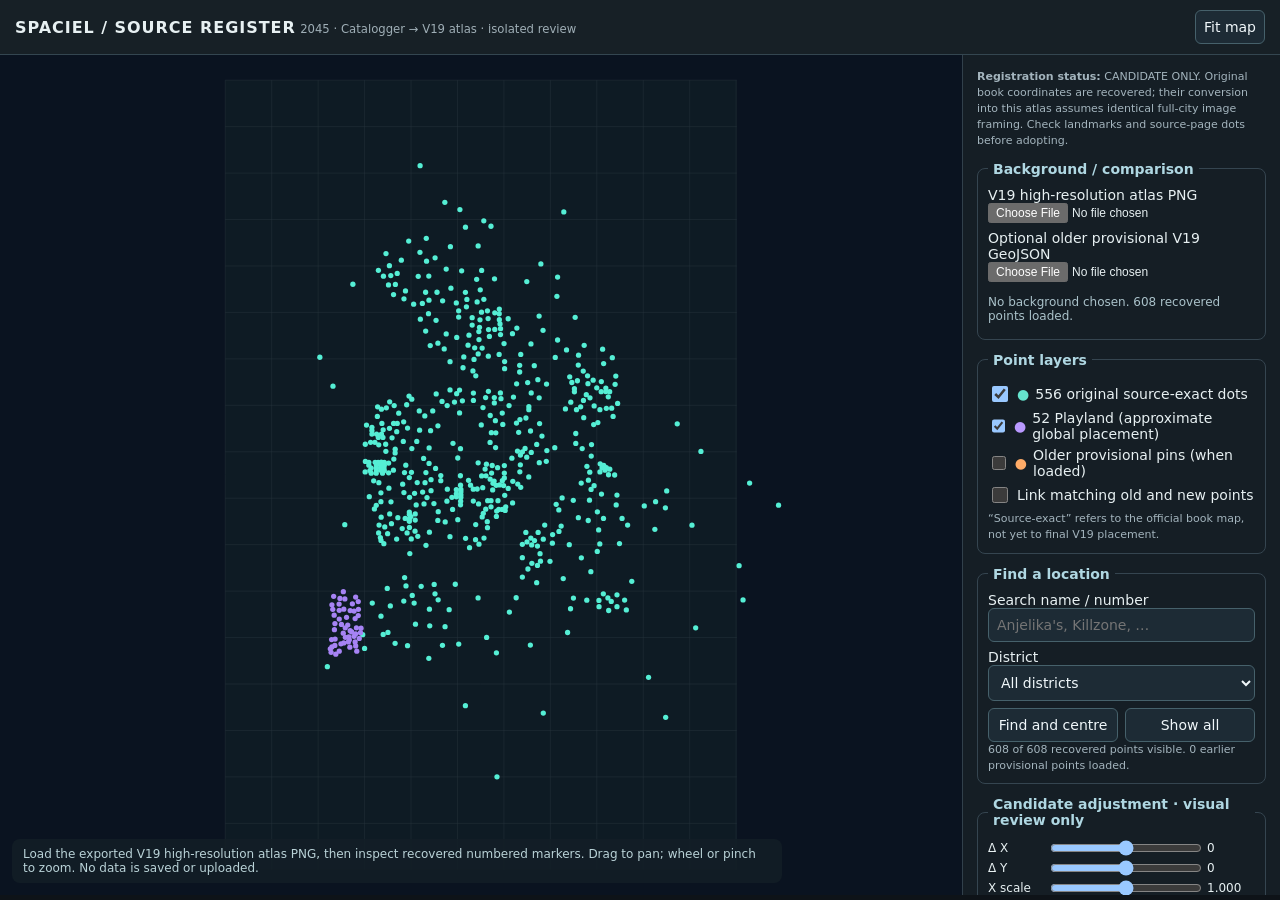
<file: prototypes/spaciel/poi_source_608_v19_registration_review.html>
<!doctype html>
<html lang="en"><head><meta charset="utf-8"><meta name="viewport" content="width=device-width,initial-scale=1">
<title>Spaciel V19 · Recovered source dot registration · Review only</title>
<style>
:root{color-scheme:dark}*{box-sizing:border-box}body{margin:0;background:#0e1318;color:#e7f0f2;font:14px system-ui,-apple-system,"Segoe UI",sans-serif}
header{display:flex;align-items:center;gap:12px;justify-content:space-between;padding:10px 15px;background:#172026;border-bottom:1px solid #344650}
header strong{font-size:16px;letter-spacing:.06em}header small{color:#9faeb6}
main{display:grid;grid-template-columns:minmax(0,1fr) 318px;height:calc(100dvh - 60px)}
#stage{position:relative;min-height:300px;overflow:hidden;background:#0b111b;touch-action:none}
canvas{width:100%;height:100%;display:block;cursor:grab}canvas.drag{cursor:grabbing}
#hint{position:absolute;bottom:12px;left:12px;background:#131e26df;padding:8px 11px;border-radius:8px;color:#b9d2d7;pointer-events:none;font-size:12px;max-width:80%}
aside{background:#151e25;border-left:1px solid #31404b;padding:14px;overflow:auto;display:flex;flex-direction:column;gap:12px}
fieldset{border:1px solid #354550;border-radius:8px;padding:10px;margin:0}legend{padding:0 5px;color:#afd7e2;font-weight:600}
label{display:block;margin-bottom:7px}input[type=file]{max-width:100%;font-size:12px}
input[type=text],select,button{background:#1d2b35;color:#f0f7fa;border:1px solid #46616b;border-radius:6px;padding:8px;font:inherit;max-width:100%}
input[type=text],select{width:100%}button{cursor:pointer}button:hover{background:#2a4650}
.small{font-size:11px;line-height:1.45;color:#a3b4bd}#detail{line-height:1.6;white-space:pre-wrap;overflow-wrap:anywhere}
.count{font-weight:650;color:#98efe8}.metric{color:#bed1d5;font-variant-numeric:tabular-nums}
#status{font-size:12px;color:#aac2ca;padding:6px 0}
.two{display:grid;grid-template-columns:1fr 1fr;gap:7px}
.cbox{display:flex;align-items:center;gap:6px;margin:5px 0}.cbox input{width:16px;height:16px}
.range{display:grid;grid-template-columns:53px 1fr 48px;gap:7px;align-items:center;font-size:12px}.range input{width:100%}
@media(max-width:780px){header{padding:8px 10px}header small{display:none}main{display:flex;flex-direction:column;height:calc(100dvh - 48px)}#stage{flex:1;min-height:260px}aside{flex:0 0 auto;max-height:45dvh;border-left:none;border-top:1px solid #31404b;padding:10px}}
</style></head><body>
<header><div><strong>SPACIEL / SOURCE REGISTER</strong> <small>2045 · Catalogger → V19 atlas · isolated review</small></div><button id="reset">Fit map</button></header>
<main><div id="stage"><canvas id="map"></canvas><div id="hint">Load the exported V19 high-resolution atlas PNG, then inspect recovered numbered markers. Drag to pan; wheel or pinch to zoom. No data is saved or uploaded.</div></div>
<aside>
<div class="small"><strong>Registration status:</strong> CANDIDATE ONLY. Original book coordinates are recovered; their conversion into this atlas assumes identical full-city image framing. Check landmarks and source-page dots before adopting.</div>
<fieldset><legend>Background / comparison</legend>
<label>V19 high-resolution atlas PNG <input id="bgfile" type="file" accept="image/*"></label>
<label>Optional older provisional V19 GeoJSON <input id="oldfile" type="file" accept=".geojson,.json,application/json"></label>
<div id="status">No background chosen. 608 recovered points loaded.</div>
</fieldset>
<fieldset><legend>Point layers</legend>
<label class="cbox"><input id="exact" type="checkbox" checked><span style="color:#65e4ce">●</span> 556 original source-exact dots</label>
<label class="cbox"><input id="approx" type="checkbox" checked><span style="color:#b999ff">●</span> 52 Playland (approximate global placement)</label>
<label class="cbox"><input id="old" type="checkbox"><span style="color:#ffab67">●</span> Older provisional pins (when loaded)</label>
<label class="cbox"><input id="diff" type="checkbox"> Link matching old and new points</label>
<div class="small">“Source-exact” refers to the official book map, not yet to final V19 placement.</div>
</fieldset>
<fieldset><legend>Find a location</legend><label>Search name / number <input id="query" type="text" placeholder="Anjelika's, Killzone, …"></label>
<label>District <select id="district"><option value="">All districts</option></select></label>
<div class="two"><button id="find">Find and centre</button><button id="clear">Show all</button></div>
<div class="small" id="counts"></div>
</fieldset>
<fieldset><legend>Candidate adjustment · visual review only</legend>
<div class="range"><span>Δ X</span><input id="dx" type="range" min="-600" max="600" value="0" step="1"><output id="dxo">0</output></div>
<div class="range"><span>Δ Y</span><input id="dy" type="range" min="-600" max="600" value="0" step="1"><output id="dyo">0</output></div>
<div class="range"><span>X scale</span><input id="sx" type="range" min=".80" max="1.20" value="1" step=".001"><output id="sxo">1</output></div>
<div class="range"><span>Y scale</span><input id="sy" type="range" min=".80" max="1.20" value="1" step=".001"><output id="syo">1</output></div>
<div class="two"><button id="zero">Reset transform</button><button id="export">Export candidate JSON</button></div>
<div class="small">An adjustment changes only the inspection overlay; it does not modify original source positions or Supabase.</div>
</fieldset>
<fieldset><legend>Selected point</legend><div id="detail" class="small">Tap a marker or search for a location.</div></fieldset>
<div class="small">Provenance: Catalogger commit b6b8937, global geometry v0.1; legacy demo-to-V19 raster SIFT affine (1,568 inliers, 0.332 px RMS on the 780×1200 atlas). The unverified step is the 5,175×7,966 book master-to-legacy atlas framing assumption. Includes 4 exact Outskirts markers outside the original master-image boundary. Reference only.</div>
</aside></main>
<script>
const DATA=[{"id":"NC2045-LOC-LITTLE-EUROPE-056-101-1-KILLZONE","n":"101.1 Killzone","d":"Little Europe","no":1,"source":"Night City 2045 p. 56","m":[1750.5,3359.379],"a":[1120.737,2150.991],"s":"source_exact"},{"id":"NC2045-LOC-LITTLE-EUROPE-056-BIOTECHNICA-REFERENCE-FOREST-RF-14","n":"Biotechnica Reference Forest RF-14","d":"Little Europe","no":2,"source":"Night City 2045 p. 56","m":[1658.833,3244.765],"a":[1062.049,2077.613],"s":"source_exact"},{"id":"NC2045-LOC-LITTLE-EUROPE-056-BRISTOL-BUSINESS-PARK","n":"Bristol Business Park","d":"Little Europe","no":3,"source":"Night City 2045 p. 56","m":[1625.416,3305.242],"a":[1040.657,2116.332],"s":"source_exact"},{"id":"NC2045-LOC-LITTLE-EUROPE-057-CAMDEN-COURT","n":"Camden Court","d":"Little Europe","no":4,"source":"Night City 2045 p. 57","m":[1854.323,3186.264],"a":[1187.2,2040.158],"s":"source_exact"},{"id":"NC2045-LOC-LITTLE-EUROPE-057-CHOPPER-S","n":"Chopper’s","d":"Little Europe","no":5,"source":"Night City 2045 p. 57","m":[1960.802,3530.867],"a":[1255.377,2260.781],"s":"source_exact"},{"id":"NC2045-LOC-LITTLE-EUROPE-058-CONTINENTAL-BRANDS-VERTICAL-NEIGHBORHOOD","n":"Continental Brands Vertical Neighborhood","d":"Little Europe","no":6,"source":"Night City 2045 p. 58","m":[1800.083,3445.608],"a":[1152.482,2206.197],"s":"source_exact"},{"id":"NC2045-LOC-LITTLE-EUROPE-058-CUBE-A-RAMA","n":"Cube-A-Rama","d":"Little Europe","no":7,"source":"Night City 2045 p. 58","m":[2013.416,3387.023],"a":[1289.056,2168.688],"s":"source_exact"},{"id":"NC2045-LOC-LITTLE-EUROPE-058-DANGER-GAL-HOUSING-FACILITY","n":"Danger Gal Housing Facility","d":"Little Europe","no":8,"source":"Night City 2045 p. 58","m":[1536.917,3295.273],"a":[984,2109.95],"s":"source_exact"},{"id":"NC2045-LOC-LITTLE-EUROPE-058-DANGER-GAL-OFFICES","n":"Danger Gal Offices","d":"Little Europe","no":9,"source":"Night City 2045 p. 58","m":[1575.667,3318.576],"a":[1008.809,2124.869],"s":"source_exact"},{"id":"NC2045-LOC-LITTLE-EUROPE-059-EVERYTHING-AND-MORE","n":"Everything and More","d":"Little Europe","no":10,"source":"Night City 2045 p. 59","m":[1882.167,3217.981],"a":[1205.026,2060.464],"s":"source_exact"},{"id":"NC2045-LOC-LITTLE-EUROPE-059-FIDDLER-S-GREEN","n":"Fiddler’s Green","d":"Little Europe","no":11,"source":"Night City 2045 p. 59","m":[1830.566,3273.879],"a":[1171.993,2096.251],"s":"source_exact"},{"id":"NC2045-LOC-LITTLE-EUROPE-059-GRETA-S","n":"Greta’s","d":"Little Europe","no":12,"source":"Night City 2045 p. 59","m":[2187.167,3240.315],"a":[1400.287,2074.761],"s":"source_exact"},{"id":"NC2045-LOC-LITTLE-EUROPE-059-HOLY-ANGELS-CHURCH","n":"Holy Angels Church","d":"Little Europe","no":13,"source":"Night City 2045 p. 59","m":[1704.458,3282.492],"a":[1091.259,2101.766],"s":"source_exact"},{"id":"NC2045-LOC-LITTLE-EUROPE-060-KAITO-MARKET","n":"Kaito Market","d":"Little Europe","no":14,"source":"Night City 2045 p. 60","m":[2128.251,3164.577],"a":[1362.567,2026.272],"s":"source_exact"},{"id":"NC2045-LOC-LITTLE-EUROPE-060-NIGHT-CORP-HQ","n":"Night Corp HQ","d":"Little Europe","no":15,"source":"Night City 2045 p. 60","m":[2093.344,3336.218],"a":[1340.224,2136.161],"s":"source_exact"},{"id":"NC2045-LOC-LITTLE-EUROPE-061-OLD-SAINT-CHRISTOPHER-CENTER","n":"Old Saint Christopher Center","d":"Little Europe","no":16,"source":"Night City 2045 p. 61","m":[1534.834,3391.189],"a":[982.669,2171.358],"s":"source_exact"},{"id":"NC2045-LOC-LITTLE-EUROPE-061-PARADISO-TERRESTRE","n":"Paradiso Terrestre","d":"Little Europe","no":17,"source":"Night City 2045 p. 61","m":[1839.333,3508.773],"a":[1177.612,2246.636],"s":"source_exact"},{"id":"NC2045-LOC-LITTLE-EUROPE-061-RED-CAB-COMPANY","n":"Red Cab Company","d":"Little Europe","no":18,"source":"Night City 2045 p. 61","m":[2056.833,3710.022],"a":[1316.86,2375.479],"s":"source_exact"},{"id":"NC2045-LOC-LITTLE-EUROPE-062-REVERE-COURIER-SERVICES","n":"Revere Courier Services","d":"Little Europe","no":19,"source":"Night City 2045 p. 62","m":[1932.302,3644.355],"a":[1237.134,2333.439],"s":"source_exact"},{"id":"NC2045-LOC-LITTLE-EUROPE-062-SHADY-OAKS-ELEMENTARY","n":"Shady Oaks Elementary","d":"Little Europe","no":20,"source":"Night City 2045 p. 62","m":[1957.583,3336.218],"a":[1253.311,2136.161],"s":"source_exact"},{"id":"NC2045-LOC-LITTLE-EUROPE-062-SHORT-CIRCUIT","n":"Short Circuit","d":"Little Europe","no":21,"source":"Night City 2045 p. 62","m":[2071.75,3535.033],"a":[1326.405,2263.447],"s":"source_exact"},{"id":"NC2045-LOC-LITTLE-EUROPE-062-SOPRANO-S","n":"Soprano’s","d":"Little Europe","no":22,"source":"Night City 2045 p. 62","m":[1796.386,3644.355],"a":[1150.121,2333.439],"s":"source_exact"},{"id":"NC2045-LOC-LITTLE-EUROPE-063-TORRELL-AND-CHIANG-S","n":"Torrell and Chiang’s","d":"Little Europe","no":23,"source":"Night City 2045 p. 63","m":[1882.573,3716.272],"a":[1205.299,2379.482],"s":"source_exact"},{"id":"NC2045-LOC-UPPER-MARINA-068-THE-AFTERLIFE","n":"The Afterlife","d":"Upper Marina","no":1,"source":"Night City 2045 p. 68","m":[2673.388,3382.307],"a":[1711.568,2165.664],"s":"source_exact"},{"id":"NC2045-LOC-UPPER-MARINA-068-BAY-BRIDGE-RESIDENCES","n":"Bay Bridge Residences","d":"Upper Marina","no":2,"source":"Night City 2045 p. 68","m":[2267.849,3124.123],"a":[1451.936,2000.371],"s":"source_exact"},{"id":"NC2045-LOC-UPPER-MARINA-068-BLESS-YOUR-HEART","n":"Bless Your Heart","d":"Upper Marina","no":3,"source":"Night City 2045 p. 68","m":[2714.731,3200.83],"a":[1738.031,2049.478],"s":"source_exact"},{"id":"NC2045-LOC-UPPER-MARINA-068-BRIGHT-FOREST-CASINO","n":"Bright Forest Casino","d":"Upper Marina","no":4,"source":"Night City 2045 p. 68","m":[2776.022,3154.24],"a":[1777.268,2019.65],"s":"source_exact"},{"id":"NC2045-LOC-UPPER-MARINA-069-BROWNSTONE-WATERFRONT","n":"Brownstone Waterfront","d":"Upper Marina","no":5,"source":"Night City 2045 p. 69","m":[2939.57,3063.203],"a":[1881.969,1961.364],"s":"source_exact"},{"id":"NC2045-LOC-UPPER-MARINA-069-BUFFALO-S","n":"Buffalo’s","d":"Upper Marina","no":6,"source":"Night City 2045 p. 69","m":[2312.527,3246.704],"a":[1480.542,2078.85],"s":"source_exact"},{"id":"NC2045-LOC-UPPER-MARINA-069-CITY-MEDICAL-CENTER","n":"City Medical Center","d":"Upper Marina","no":7,"source":"Night City 2045 p. 69","m":[2960.27,3552.51],"a":[1895.234,2274.631],"s":"source_exact"},{"id":"NC2045-LOC-UPPER-MARINA-070-CMAX","n":"CMax","d":"Upper Marina","no":8,"source":"Night City 2045 p. 70","m":[2863.441,3282.598],"a":[1833.237,2101.827],"s":"source_exact"},{"id":"NC2045-LOC-UPPER-MARINA-070-COURT-TOWERS","n":"Court Towers","d":"Upper Marina","no":9,"source":"Night City 2045 p. 70","m":[2392.689,3233.811],"a":[1531.862,2070.595],"s":"source_exact"},{"id":"NC2045-LOC-UPPER-MARINA-070-CRYSTAL-PARK-MARKET","n":"Crystal Park Market","d":"Upper Marina","no":10,"source":"Night City 2045 p. 70","m":[2970.43,2943.449],"a":[1901.722,1884.695],"s":"source_exact"},{"id":"NC2045-LOC-UPPER-MARINA-070-DIGITAL-DIVINITY-INCORPORATED-NC","n":"Digital Divinity Incorporated, NC","d":"Upper Marina","no":11,"source":"Night City 2045 p. 70","m":[2970.43,2875.737],"a":[1901.72,1841.344],"s":"source_exact"},{"id":"NC2045-LOC-UPPER-MARINA-071-FLOWERTOWN","n":"Flowertown","d":"Upper Marina","no":12,"source":"Night City 2045 p. 71","m":[2800.163,3472.218],"a":[1792.732,2223.227],"s":"source_exact"},{"id":"NC2045-LOC-UPPER-MARINA-071-THE-FORGE","n":"The Forge","d":"Upper Marina","no":13,"source":"Night City 2045 p. 71","m":[2334.786,3162.665],"a":[1494.79,2025.046],"s":"source_exact"},{"id":"NC2045-LOC-UPPER-MARINA-071-THE-GARDEN-OF-EARTHLY-DELIGHTS","n":"The Garden of Earthly Delights","d":"Upper Marina","no":14,"source":"Night City 2045 p. 71","m":[2812.796,2656.845],"a":[1800.798,1701.205],"s":"source_exact"},{"id":"NC2045-LOC-UPPER-MARINA-071-GRAFFITIX","n":"GraffitiX","d":"Upper Marina","no":15,"source":"Night City 2045 p. 71","m":[2973.119,3423.763],"a":[1903.456,2192.204],"s":"source_exact"},{"id":"NC2045-LOC-UPPER-MARINA-071-THE-GRAND-ILLUSION","n":"The Grand Illusion","d":"Upper Marina","no":16,"source":"Night City 2045 p. 71","m":[2725.484,3434.877],"a":[1744.921,2199.321],"s":"source_exact"},{"id":"NC2045-LOC-UPPER-MARINA-072-GREAT-RIVER-STOREHOUSE","n":"Great River Storehouse","d":"Upper Marina","no":17,"source":"Night City 2045 p. 72","m":[3087.044,3154.426],"a":[1976.384,2019.767],"s":"source_exact"},{"id":"NC2045-LOC-UPPER-MARINA-072-HYDROSUBSIDIUM-R-D","n":"Hydrosubsidium R&D","d":"Upper Marina","no":18,"source":"Night City 2045 p. 72","m":[2907.743,3195.816],"a":[1861.597,2046.267],"s":"source_exact"},{"id":"NC2045-LOC-UPPER-MARINA-072-JC-HOMES","n":"JC Homes","d":"Upper Marina","no":19,"source":"Night City 2045 p. 72","m":[3195.431,3589.785],"a":[2045.784,2298.494],"s":"source_exact"},{"id":"NC2045-LOC-UPPER-MARINA-072-KRAKEN-LINE-WATER-TAXIS","n":"Kraken Line Water Taxis","d":"Upper Marina","no":20,"source":"Night City 2045 p. 72","m":[2655,3137.926],"a":[1699.79,2009.206],"s":"source_exact"},{"id":"NC2045-LOC-UPPER-MARINA-072-LA-LUNE-BLEUE","n":"La Lune Bleue","d":"Upper Marina","no":21,"source":"Night City 2045 p. 72","m":[3033.656,3407.633],"a":[1942.211,2181.876],"s":"source_exact"},{"id":"NC2045-LOC-UPPER-MARINA-073-MARINA-BREEZE-APARTMENTS","n":"Marina Breeze Apartments","d":"Upper Marina","no":22,"source":"Night City 2045 p. 73","m":[2818.549,2910.468],"a":[1804.487,1863.58],"s":"source_exact"},{"id":"NC2045-LOC-UPPER-MARINA-073-MARINA-FLOATHOMES","n":"Marina FloatHomes","d":"Upper Marina","no":23,"source":"Night City 2045 p. 73","m":[2363.925,3126.178],"a":[1513.444,2001.686],"s":"source_exact"},{"id":"NC2045-LOC-UPPER-MARINA-073-MCCARTNEY-CUBES","n":"McCartney Cubes","d":"Upper Marina","no":24,"source":"Night City 2045 p. 73","m":[2626.936,3200.83],"a":[1681.825,2049.479],"s":"source_exact"},{"id":"NC2045-LOC-UPPER-MARINA-073-MCCARTNEY-FIELD-STADIUM","n":"McCartney Field Stadium","d":"Upper Marina","no":25,"source":"Night City 2045 p. 73","m":[2503.818,3230.215],"a":[1603.006,2068.292],"s":"source_exact"},{"id":"NC2045-LOC-UPPER-MARINA-074-MEGABUILDING-H8-CONSTRUCTION-SITE","n":"Megabuilding H8 Construction Site","d":"Upper Marina","no":26,"source":"Night City 2045 p. 74","m":[3050.969,3050.393],"a":[1953.286,1953.162],"s":"source_exact"},{"id":"NC2045-LOC-UPPER-MARINA-074-METAL-HEAVEN","n":"Metal Heaven","d":"Upper Marina","no":27,"source":"Night City 2045 p. 74","m":[2600.485,3302.136],"a":[1664.894,2114.337],"s":"source_exact"},{"id":"NC2045-LOC-UPPER-MARINA-074-MIDNIGHT-ARMS-REGIONAL-OFFICE","n":"Midnight Arms Regional Office","d":"Upper Marina","no":28,"source":"Night City 2045 p. 74","m":[2714.731,3254.993],"a":[1738.033,2084.155],"s":"source_exact"},{"id":"NC2045-LOC-UPPER-MARINA-074-MORRO-STRAND-YACHT-CLUB","n":"Morro Strand Yacht Club","d":"Upper Marina","no":29,"source":"Night City 2045 p. 74","m":[2763.388,2766.865],"a":[1769.17,1771.642],"s":"source_exact"},{"id":"NC2045-LOC-UPPER-MARINA-075-THE-NEON-JOHNSON","n":"The Neon Johnson","d":"Upper Marina","no":30,"source":"Night City 2045 p. 75","m":[2794.786,3357.39],"a":[1789.286,2149.711],"s":"source_exact"},{"id":"NC2045-LOC-UPPER-MARINA-075-NIGHT-CITY-BUBBLES","n":"Night City Bubbles","d":"Upper Marina","no":31,"source":"Night City 2045 p. 75","m":[2938.2,3458.417],"a":[1881.102,2214.39],"s":"source_exact"},{"id":"NC2045-LOC-UPPER-MARINA-075-NIGHT-CITY-CONVENTION-CENTER","n":"Night City Convention Center","d":"Upper Marina","no":32,"source":"Night City 2045 p. 75","m":[3167.259,3203.517],"a":[2027.738,2051.195],"s":"source_exact"},{"id":"NC2045-LOC-UPPER-MARINA-075-OCEANSIDE-DOCKS","n":"Oceanside Docks","d":"Upper Marina","no":33,"source":"Night City 2045 p. 75","m":[2818.549,2837.887],"a":[1804.486,1817.112],"s":"source_exact"},{"id":"NC2045-LOC-UPPER-MARINA-075-OTTER-DOCKS-TRANSFER-STATION","n":"Otter Docks Transfer Station","d":"Upper Marina","no":34,"source":"Night City 2045 p. 75","m":[2503.818,3155.492],"a":[1603.004,2020.453],"s":"source_exact"},{"id":"NC2045-LOC-UPPER-MARINA-076-QUARANTINE","n":"Quarantine","d":"Upper Marina","no":35,"source":"Night City 2045 p. 76","m":[2781.775,3213.287],"a":[1780.953,2057.453],"s":"source_exact"},{"id":"NC2045-LOC-UPPER-MARINA-076-REO-MEATWAGON","n":"REO Meatwagon","d":"Upper Marina","no":36,"source":"Night City 2045 p. 76","m":[3171.344,3463.793],"a":[2030.36,2217.831],"s":"source_exact"},{"id":"NC2045-LOC-UPPER-MARINA-076-TRAVLSTAY-CITYCENTER","n":"TravlStay CityCenter","d":"Upper Marina","no":37,"source":"Night City 2045 p. 76","m":[2239.14,3282.598],"a":[1433.561,2101.831],"s":"source_exact"},{"id":"NC2045-LOC-UPPER-MARINA-076-UPPER-MARINA-SUBSTATION-2","n":"Upper Marina Substation 2","d":"Upper Marina","no":38,"source":"Night City 2045 p. 76","m":[3079.84,3538.709],"a":[1971.782,2265.794],"s":"source_exact"},{"id":"NC2045-LOC-UPPER-MARINA-076-ZIGGURAT-CORPORATE-TERRACE","n":"Ziggurat Corporate Terrace","d":"Upper Marina","no":39,"source":"Night City 2045 p. 76","m":[3063.28,3323.241],"a":[1961.174,2127.846],"s":"source_exact"},{"id":"NC2045-LOC-UPPER-MARINA-077-ZIGGURAT-HEADQUARTERS","n":"Ziggurat Headquarters","d":"Upper Marina","no":40,"source":"Night City 2045 p. 77","m":[3063.28,3293.673],"a":[1961.174,2108.916],"s":"source_exact"},{"id":"NC2045-LOC-DOWNTOWN-080-ACACIA-WAY","n":"Acacia Way","d":"Downtown","no":1,"source":"Night City 2045 p. 80","m":[1682.796,3607.221],"a":[1077.4,2309.666],"s":"source_exact"},{"id":"NC2045-LOC-DOWNTOWN-082-BELLA-VISTA-MARKET","n":"Bella Vista Market","d":"Downtown","no":2,"source":"Night City 2045 p. 82","m":[1479.833,3501.295],"a":[947.461,2241.851],"s":"source_exact"},{"id":"NC2045-LOC-DOWNTOWN-082-CAFE-BOUCHON","n":"Café Bouchon","d":"Downtown","no":3,"source":"Night City 2045 p. 82","m":[1730.203,3545.74],"a":[1107.748,2270.304],"s":"source_exact"},{"id":"NC2045-LOC-DOWNTOWN-082-CLOCKTOWER-RESIDENCES","n":"Clocktower Residences","d":"Downtown","no":4,"source":"Night City 2045 p. 82","m":[1618.351,3672.407],"a":[1036.144,2351.4],"s":"source_exact"},{"id":"NC2045-LOC-DOWNTOWN-082-CONTINENTAL-BRANDS-OFFICE","n":"Continental Brands Office","d":"Downtown","no":5,"source":"Night City 2045 p. 82","m":[1698.351,3462.776],"a":[1087.354,2217.189],"s":"source_exact"},{"id":"NC2045-LOC-DOWNTOWN-083-CONTINENTAL-PLAZA","n":"Continental Plaza","d":"Downtown","no":6,"source":"Night City 2045 p. 83","m":[1735.388,3462.776],"a":[1111.065,2217.188],"s":"source_exact"},{"id":"NC2045-LOC-DOWNTOWN-083-CORTEX-COMPLEX","n":"Cortex Complex","d":"Downtown","no":7,"source":"Night City 2045 p. 83","m":[1590.944,3603.517],"a":[1018.596,2307.295],"s":"source_exact"},{"id":"NC2045-LOC-DOWNTOWN-083-DELIRIUM","n":"Delirium","d":"Downtown","no":8,"source":"Night City 2045 p. 83","m":[1620.574,3744.259],"a":[1037.569,2397.402],"s":"source_exact"},{"id":"NC2045-LOC-DOWNTOWN-083-THE-ELDRITCH-MIRAGE","n":"The Eldritch Mirage","d":"Downtown","no":9,"source":"Night City 2045 p. 83","m":[1548.722,3677.591],"a":[991.568,2354.719],"s":"source_exact"},{"id":"NC2045-LOC-DOWNTOWN-084-EUROPA-MEATWORKS","n":"Europa Meatworks","d":"Downtown","no":10,"source":"Night City 2045 p. 84","m":[1526.499,3570.184],"a":[977.338,2285.955],"s":"source_exact"},{"id":"NC2045-LOC-DOWNTOWN-084-FOLIO","n":"Folio","d":"Downtown","no":11,"source":"Night City 2045 p. 84","m":[1413.166,3672.407],"a":[904.785,2351.401],"s":"source_exact"},{"id":"NC2045-LOC-DOWNTOWN-084-GILDED-PHOENIX-ARCADE","n":"Gilded Phoenix Arcade","d":"Downtown","no":12,"source":"Night City 2045 p. 84","m":[1714.648,3722.776],"a":[1097.794,2383.647],"s":"source_exact"},{"id":"NC2045-LOC-DOWNTOWN-084-GOOSETOPIA","n":"Goosetopia","d":"Downtown","no":13,"source":"Night City 2045 p. 84","m":[1466.499,3653.146],"a":[938.928,2339.07],"s":"source_exact"},{"id":"NC2045-LOC-DOWNTOWN-085-GUNS-DOLLS","n":"Guns & Dolls","d":"Downtown","no":14,"source":"Night City 2045 p. 85","m":[1593.166,3526.481],"a":[1020.017,2257.975],"s":"source_exact"},{"id":"NC2045-LOC-DOWNTOWN-085-JADE-BLOSSOM-SPA","n":"Jade Blossom Spa","d":"Downtown","no":15,"source":"Night City 2045 p. 85","m":[1425.018,3478.332],"a":[912.368,2227.15],"s":"source_exact"},{"id":"NC2045-LOC-DOWNTOWN-085-MOLEHARTY-S-BOOKS-ANTIQUES","n":"Moleharty’s Books & Antiques","d":"Downtown","no":16,"source":"Night City 2045 p. 85","m":[1510.203,3653.146],"a":[966.908,2339.069],"s":"source_exact"},{"id":"NC2045-LOC-DOWNTOWN-085-MUNCH-MUNCH-MUNCH","n":"Munch Munch Munch","d":"Downtown","no":17,"source":"Night City 2045 p. 85","m":[1576.129,3570.184],"a":[1009.111,2285.955],"s":"source_exact"},{"id":"NC2045-LOC-DOWNTOWN-085-NEW-LIBERTINE-TOWER","n":"New Libertine Tower","d":"Downtown","no":18,"source":"Night City 2045 p. 85","m":[1580.574,3462.776],"a":[1011.954,2217.189],"s":"source_exact"},{"id":"NC2045-LOC-DOWNTOWN-086-NIGHT-CITY-FIRESTATION-2","n":"Night City Firestation #2","d":"Downtown","no":19,"source":"Night City 2045 p. 86","m":[1544.278,3603.517],"a":[988.721,2307.295],"s":"source_exact"},{"id":"NC2045-LOC-DOWNTOWN-086-THE-NIGHTINGALE-THEATER","n":"The Nightingale Theater","d":"Downtown","no":20,"source":"Night City 2045 p. 86","m":[1656.87,3511.666],"a":[1060.8,2248.489],"s":"source_exact"},{"id":"NC2045-LOC-DOWNTOWN-086-STUDIO-BLOCKS-A-THRU-D","n":"Studio Blocks A thru D","d":"Downtown","no":21,"source":"Night City 2045 p. 86","m":[1713.907,3759.814],"a":[1097.321,2407.36],"s":"source_exact"},{"id":"NC2045-LOC-DOWNTOWN-086-WEST-HILL-CHURCH-OF-GOD","n":"West Hill Church of God","d":"Downtown","no":22,"source":"Night City 2045 p. 86","m":[1479.833,3569.444],"a":[947.463,2285.481],"s":"source_exact"},{"id":"NC2045-LOC-DOWNTOWN-087-WEST-HILL-PARK","n":"West Hill Park","d":"Downtown","no":23,"source":"Night City 2045 p. 87","m":[1479.833,3533.887],"a":[947.462,2262.717],"s":"source_exact"},{"id":"NC2045-LOC-THE-HOT-ZONE-092-ASHCROFT-HOTEL","n":"Ashcroft Hotel","d":"The Hot Zone","no":1,"source":"Night City 2045 p. 92","m":[2671.833,3653.769],"a":[1710.58,2339.461],"s":"source_exact"},{"id":"NC2045-LOC-THE-HOT-ZONE-092-THE-CRATER","n":"The Crater","d":"The Hot Zone","no":2,"source":"Night City 2045 p. 92","m":[2373.485,3716.821],"a":[1519.58,2379.83],"s":"source_exact"},{"id":"NC2045-LOC-THE-HOT-ZONE-092-CRISIS-CENTER","n":"Crisis Center","d":"The Hot Zone","no":3,"source":"Night City 2045 p. 92","m":[2684.714,3555.503],"a":[1718.824,2276.549],"s":"source_exact"},{"id":"NC2045-LOC-THE-HOT-ZONE-092-DARK-ZONE-ONE","n":"Dark Zone One","d":"The Hot Zone","no":4,"source":"Night City 2045 p. 92","m":[2297.751,3662.917],"a":[1471.094,2345.32],"s":"source_exact"},{"id":"NC2045-LOC-THE-HOT-ZONE-092-THE-DUMP","n":"The Dump","d":"The Hot Zone","no":5,"source":"Night City 2045 p. 92","m":[2551.433,3859.169],"a":[1633.505,2470.964],"s":"source_exact"},{"id":"NC2045-LOC-THE-HOT-ZONE-092-EURASIABANK-PLAZA","n":"Eurasiabank Plaza","d":"The Hot Zone","no":6,"source":"Night City 2045 p. 92","m":[2583.033,3477.466],"a":[1653.726,2226.588],"s":"source_exact"},{"id":"NC2045-LOC-THE-HOT-ZONE-093-GRACELAND-MEDICAL","n":"Graceland Medical","d":"The Hot Zone","no":7,"source":"Night City 2045 p. 93","m":[2729.818,3556.481],"a":[1747.699,2277.175],"s":"source_exact"},{"id":"NC2045-LOC-THE-HOT-ZONE-093-THE-N54","n":"The N54","d":"The Hot Zone","no":8,"source":"Night City 2045 p. 93","m":[2345.959,3811.103],"a":[1501.96,2440.192],"s":"source_exact"},{"id":"NC2045-LOC-THE-HOT-ZONE-093-SAFE-CHILD","n":"Safe Child","d":"The Hot Zone","no":9,"source":"Night City 2045 p. 93","m":[2727.404,3706.11],"a":[1746.158,2372.971],"s":"source_exact"},{"id":"NC2045-LOC-THE-HOT-ZONE-093-TOGGLE-S-TEMPLE","n":"Toggle’s Temple","d":"The Hot Zone","no":10,"source":"Night City 2045 p. 93","m":[2145.847,3486.088],"a":[1373.841,2232.111],"s":"source_exact"},{"id":"NC2045-LOC-THE-HOT-ZONE-093-TOTENTANZ","n":"Totentanz","d":"The Hot Zone","no":11,"source":"Night City 2045 p. 93","m":[2364.092,3355.91],"a":[1513.557,2148.766],"s":"source_exact"},{"id":"NC2045-LOC-LITTLE-CHINA-098-BRIDGETOWN","n":"Bridgetown","d":"Little China","no":1,"source":"Night City 2045 p. 98","m":[3324.523,3706.582],"a":[2128.432,2373.269],"s":"source_exact"},{"id":"NC2045-LOC-LITTLE-CHINA-098-CHROME-CROSS","n":"Chrome Cross","d":"Little China","no":2,"source":"Night City 2045 p. 98","m":[2977.486,3880.245],"a":[1906.264,2484.455],"s":"source_exact"},{"id":"NC2045-LOC-LITTLE-CHINA-098-THE-FORLORN-HOPE-WRECKAGE","n":"The Forlorn Hope Wreckage","d":"Little China","no":3,"source":"Night City 2045 p. 98","m":[3062.287,4002.497],"a":[1960.557,2562.723],"s":"source_exact"},{"id":"NC2045-LOC-LITTLE-CHINA-098-GUANGBO-TOWER","n":"Guăngbō Tower","d":"Little China","no":4,"source":"Night City 2045 p. 98","m":[3142.358,3673.768],"a":[2011.809,2352.262],"s":"source_exact"},{"id":"NC2045-LOC-LITTLE-CHINA-099-GUANYIN-TEMPLE","n":"Guānyīn Temple","d":"Little China","no":5,"source":"Night City 2045 p. 99","m":[3244.789,3735.804],"a":[2077.387,2391.978],"s":"source_exact"},{"id":"NC2045-LOC-LITTLE-CHINA-099-THE-HONG-KONG-MARKET","n":"The Hong Kong Market","d":"Little China","no":6,"source":"Night City 2045 p. 99","m":[2998.08,3748.864],"a":[1919.445,2400.341],"s":"source_exact"},{"id":"NC2045-LOC-LITTLE-CHINA-100-HYDROSUBSIDIUM","n":"Hydrosubsidium","d":"Little China","no":7,"source":"Night City 2045 p. 100","m":[3168.376,3857.893],"a":[2028.471,2470.143],"s":"source_exact"},{"id":"NC2045-LOC-LITTLE-CHINA-100-LING-HUSAN-S-NEW-CHINA-PHARMACY","n":"Ling Husan’s New China Pharmacy","d":"Little China","no":8,"source":"Night City 2045 p. 100","m":[2978.039,3781.961],"a":[1906.615,2421.531],"s":"source_exact"},{"id":"NC2045-LOC-LITTLE-CHINA-100-LING-PO-IMPORTS-WRECKAGE","n":"Ling Po Imports Wreckage","d":"Little China","no":9,"source":"Night City 2045 p. 100","m":[3041.747,3803.355],"a":[1947.402,2435.228],"s":"source_exact"},{"id":"NC2045-LOC-LITTLE-CHINA-100-MADAM-YAP-S","n":"Madam Yap’s","d":"Little China","no":10,"source":"Night City 2045 p. 100","m":[3025.007,3714.09],"a":[1936.682,2378.078],"s":"source_exact"},{"id":"NC2045-LOC-LITTLE-CHINA-100-MADAME-LIN-S-MASSAGE-PARLOR","n":"Madame Lin’s Massage Parlor","d":"Little China","no":11,"source":"Night City 2045 p. 100","m":[3087.638,3755.021],"a":[1976.78,2404.283],"s":"source_exact"},{"id":"NC2045-LOC-LITTLE-CHINA-101-THE-PARISIAN","n":"The Parisian","d":"Little China","no":12,"source":"Night City 2045 p. 101","m":[2972.069,3949.919],"a":[1902.798,2529.062],"s":"source_exact"},{"id":"NC2045-LOC-LITTLE-CHINA-101-PROSPERITY-GARDEN-TENEMENTS","n":"Prosperity Garden Tenements","d":"Little China","no":13,"source":"Night City 2045 p. 101","m":[2948.346,3740.632],"a":[1887.605,2395.071],"s":"source_exact"},{"id":"NC2045-LOC-LITTLE-CHINA-101-RICHARD-NIGHT-AQUARIUM","n":"Richard Night Aquarium","d":"Little China","no":14,"source":"Night City 2045 p. 101","m":[3239.08,3844.104],"a":[2073.735,2461.315],"s":"source_exact"},{"id":"NC2045-LOC-LITTLE-CHINA-101-THE-SEEP","n":"The Seep","d":"Little China","no":15,"source":"Night City 2045 p. 101","m":[2891.911,3812.565],"a":[1851.477,2441.125],"s":"source_exact"},{"id":"NC2045-LOC-UNIVERSITY-DISTRICT-106-94-4-NCU-RADIO","n":"94.4 NCU Radio","d":"University District","no":1,"source":"Night City 2045 p. 106","m":[1700.986,3822.168],"a":[1089.051,2447.28],"s":"source_exact"},{"id":"NC2045-LOC-UNIVERSITY-DISTRICT-106-BIOGRAPH-THEATER","n":"Biograph Theater","d":"University District","no":2,"source":"Night City 2045 p. 106","m":[1472.917,3912.081],"a":[943.044,2504.846],"s":"source_exact"},{"id":"NC2045-LOC-UNIVERSITY-DISTRICT-106-BIOTECHNICA-CAMPUS","n":"Biotechnica Campus","d":"University District","no":3,"source":"Night City 2045 p. 106","m":[2056.249,3866.026],"a":[1316.49,2475.357],"s":"source_exact"},{"id":"NC2045-LOC-UNIVERSITY-DISTRICT-106-BIOTECHNICA-HABITATION-SPHERE-ALPHA","n":"Biotechnica Habitation Sphere Alpha","d":"University District","no":4,"source":"Night City 2045 p. 106","m":[2001.426,3815.589],"a":[1281.391,2443.066],"s":"source_exact"},{"id":"NC2045-LOC-UNIVERSITY-DISTRICT-107-CAMPUS-CHAPEL","n":"Campus Chapel","d":"University District","no":5,"source":"Night City 2045 p. 107","m":[1523.356,3964.712],"a":[975.336,2538.542],"s":"source_exact"},{"id":"NC2045-LOC-UNIVERSITY-DISTRICT-107-CARRIAGE-STREET-BOOKS-AFTERWORDS-CAFE","n":"Carriage Street Books/Afterwords Café","d":"University District","no":6,"source":"Night City 2045 p. 107","m":[1472.917,3964.712],"a":[943.045,2538.542],"s":"source_exact"},{"id":"NC2045-LOC-UNIVERSITY-DISTRICT-107-FASHION-CUTS","n":"Fashion Cuts","d":"University District","no":7,"source":"Night City 2045 p. 107","m":[1448.794,3883.57],"a":[927.6,2486.593],"s":"source_exact"},{"id":"NC2045-LOC-UNIVERSITY-DISTRICT-107-FOOD-TRUCK-PLAZA","n":"Food Truck Plaza","d":"University District","no":8,"source":"Night City 2045 p. 107","m":[1459.759,3938.395],"a":[934.621,2521.693],"s":"source_exact"},{"id":"NC2045-LOC-UNIVERSITY-DISTRICT-107-KOSMOS-HOSPITAL","n":"Kosmos Hospital","d":"University District","no":9,"source":"Night City 2045 pp. 107-108","m":[1448.794,3855.062],"a":[927.599,2468.341],"s":"source_exact"},{"id":"NC2045-LOC-UNIVERSITY-DISTRICT-108-NIGHT-CITY-SYMPHONY-HALL","n":"Night City Symphony Hall","d":"University District","no":10,"source":"Night City 2045 p. 108","m":[1696.6,3934.01],"a":[1086.246,2518.884],"s":"source_exact"},{"id":"NC2045-OUT-UNIVERSITY-DISTRICT-108-ADMINISTRATION-BUILDING","n":"Administrative Building","d":"University District","no":11,"source":"Night City 2045 p. 108","m":[1586.951,3964.712],"a":[1016.05,2538.541],"s":"source_exact"},{"id":"NC2045-LOC-UNIVERSITY-DISTRICT-108-BLAINE-BUILDING","n":"Blaine Building","d":"University District","no":11,"source":"Night City 2045 p. 108","m":[1573.793,3872.606],"a":[1007.623,2479.573],"s":"source_exact"},{"id":"NC2045-LOC-UNIVERSITY-DISTRICT-108-BROOKS-LIBRARY","n":"Brooks Library","d":"University District","no":11,"source":"Night City 2045 p. 108","m":[1573.793,3912.081],"a":[1007.624,2504.846],"s":"source_exact"},{"id":"NC2045-LOC-UNIVERSITY-DISTRICT-108-THE-CELLS","n":"The Cells","d":"University District","no":11,"source":"Night City 2045 p. 108","m":[1525.549,3883.57],"a":[976.738,2486.592],"s":"source_exact"},{"id":"NC2045-LOC-UNIVERSITY-DISTRICT-108-THE-CELLS","n":"The Cells","d":"University District","no":11,"source":"Night City 2045 p. 108","m":[1525.549,3912.081],"a":[976.739,2504.846],"s":"source_exact"},{"id":"NC2045-LOC-UNIVERSITY-DISTRICT-108-THE-CELLS","n":"The Cells","d":"University District","no":11,"source":"Night City 2045 p. 108","m":[1525.549,3938.395],"a":[976.739,2521.693],"s":"source_exact"},{"id":"NC2045-LOC-UNIVERSITY-DISTRICT-108-HOWARD-WONG-BUILDING","n":"Howard Wong Building","d":"University District","no":11,"source":"Night City 2045 p. 108","m":[1573.793,3892.343],"a":[1007.624,2492.209],"s":"source_exact"},{"id":"NC2045-LOC-UNIVERSITY-DISTRICT-108-MICHAELS-HALL","n":"Michaels Hall","d":"University District","no":11,"source":"Night City 2045 p. 108","m":[1573.793,3852.87],"a":[1007.623,2466.937],"s":"source_exact"},{"id":"NC2045-LOC-UNIVERSITY-DISTRICT-109-KNUTE-HALL","n":"Knute Hall","d":"University District","no":11,"source":"Night City 2045 p. 109","m":[1601.525,3912.081],"a":[1025.378,2504.845],"s":"source_exact"},{"id":"NC2045-LOC-UNIVERSITY-DISTRICT-109-LOGGAGIA-SCIENCE-LABS","n":"Loggagia Science Labs","d":"University District","no":11,"source":"Night City 2045 p. 109","m":[1604.495,3883.57],"a":[1027.279,2486.592],"s":"source_exact"},{"id":"NC2045-OUT-UNIVERSITY-DISTRICT-108-LOMBARDY-GROCERIES","n":"Lombardy Groceries","d":"University District","no":11,"source":"Night City 2045 p. 109","m":[1512.391,3855.062],"a":[968.314,2468.341],"s":"source_exact"},{"id":"NC2045-OUT-UNIVERSITY-DISTRICT-109-NCU-CLINIC","n":"NCU Clinic","d":"University District","no":11,"source":"Night City 2045 p. 109","m":[1542.146,3855.086],"a":[987.363,2468.356],"s":"source_exact"},{"id":"NC2045-LOC-UNIVERSITY-DISTRICT-109-SCHUMACHER-HALL","n":"Schumacher Hall","d":"University District","no":11,"source":"Night City 2045 p. 109","m":[1604.495,3855.062],"a":[1027.278,2468.34],"s":"source_exact"},{"id":"NC2045-LOC-UNIVERSITY-DISTRICT-109-SCIENCE-TOWER","n":"Science Tower","d":"University District","no":11,"source":"Night City 2045 p. 109","m":[1573.793,3938.395],"a":[1007.625,2521.693],"s":"source_exact"},{"id":"NC2045-LOC-UNIVERSITY-DISTRICT-109-THOMPSON-HALL","n":"Thompson Hall","d":"University District","no":11,"source":"Night City 2045 p. 109","m":[1604.495,3938.395],"a":[1027.28,2521.692],"s":"source_exact"},{"id":"NC2045-LOC-UNIVERSITY-DISTRICT-109-PARKSIDE-LIVING","n":"Parkside Living","d":"University District","no":12,"source":"Night City 2045 p. 109","m":[2122.039,3916.466],"a":[1358.61,2507.65],"s":"source_exact"},{"id":"NC2045-LOC-UNIVERSITY-DISTRICT-109-PRINCESSLAND","n":"Princessland","d":"University District","no":13,"source":"Night City 2045 p. 109","m":[1821.601,3883.57],"a":[1166.27,2486.591],"s":"source_exact"},{"id":"NC2045-LOC-UNIVERSITY-DISTRICT-110-RETAIL-RESALE","n":"Retail Resale","d":"University District","no":14,"source":"Night City 2045 p. 110","m":[1878.619,3955.939],"a":[1202.774,2532.923],"s":"source_exact"},{"id":"NC2045-LOC-UNIVERSITY-DISTRICT-110-STEMS-SEEDS","n":"Stems & Seeds","d":"University District","no":15,"source":"Night City 2045 p. 110","m":[1411.513,3951.554],"a":[903.734,2530.118],"s":"source_exact"},{"id":"NC2045-LOC-UNIVERSITY-DISTRICT-110-TUMBLE-AND-DRY","n":"Tumble and Dry","d":"University District","no":16,"source":"Night City 2045 p. 110","m":[1648.355,3861.641],"a":[1055.358,2472.552],"s":"source_exact"},{"id":"NC2045-LOC-UNIVERSITY-DISTRICT-110-UNIVERSITY-CRECHE","n":"University Crèche","d":"University District","no":17,"source":"Night City 2045 p. 110","m":[1648.355,3960.325],"a":[1055.36,2535.732],"s":"source_exact"},{"id":"NC2045-LOC-UNIVERSITY-DISTRICT-110-UNIVERSITY-CUBES","n":"University Cubes","d":"University District","no":18,"source":"Night City 2045 p. 110","m":[1413.706,3846.291],"a":[905.135,2462.726],"s":"source_exact"},{"id":"NC2045-LOC-UNIVERSITY-DISTRICT-111-YEWTREE","n":"Yewtree","d":"University District","no":19,"source":"Night City 2045 p. 111","m":[1808.443,3958.133],"a":[1157.848,2534.328],"s":"source_exact"},{"id":"NC2045-LOC-THE-GLEN-116-1ST-NIGHT-CITY-BANK","n":"1st Night City Bank","d":"The Glen","no":1,"source":"Night City 2045 p. 116","m":[2148.969,4352.804],"a":[1375.862,2787.004],"s":"source_exact"},{"id":"NC2045-LOC-THE-GLEN-116-96-1-FEVER-DREAM","n":"96.1 Fever Dream","d":"The Glen","no":2,"source":"Night City 2045 p. 116","m":[2502.643,4125.81],"a":[1602.277,2641.675],"s":"source_exact"},{"id":"NC2045-LOC-THE-GLEN-116-AIR","n":"Air","d":"The Glen","no":3,"source":"Night City 2045 pp. 116-117","m":[2373.794,4085.085],"a":[1519.787,2615.602],"s":"source_exact"},{"id":"NC2045-LOC-THE-GLEN-117-ARCHER-LI","n":"Archer & Li","d":"The Glen","no":4,"source":"Night City 2045 p. 117","m":[2174.583,3987.926],"a":[1392.251,2553.4],"s":"source_exact"},{"id":"NC2045-LOC-THE-GLEN-117-BEAR-S","n":"Bear’s","d":"The Glen","no":5,"source":"Night City 2045 p. 117","m":[2076.249,4029.714],"a":[1329.298,2580.154],"s":"source_exact"},{"id":"NC2045-LOC-THE-GLEN-117-BETH-EL-CONGREGATION","n":"Beth El Congregation","d":"The Glen","no":6,"source":"Night City 2045 pp. 117-118","m":[2240.899,4125.81],"a":[1434.709,2641.676],"s":"source_exact"},{"id":"NC2045-LOC-THE-GLEN-118-CITY-HALL","n":"City Hall","d":"The Glen","no":7,"source":"Night City 2045 p. 118","m":[2219.221,4456.248],"a":[1420.84,2853.231],"s":"source_exact"},{"id":"NC2045-LOC-THE-GLEN-118-CLUB-ATLANTIS","n":"Club Atlantis","d":"The Glen","no":8,"source":"Night City 2045 p. 118","m":[2454.737,4036.57],"a":[1571.606,2584.541],"s":"source_exact"},{"id":"NC2045-OUT-THE-GLEN-118-EEC-CONSULATE","n":"EEC Consulate","d":"The Glen","no":9,"source":"Night City 2045 pp. 118-119","m":[2331.425,4202.806],"a":[1492.666,2690.97],"s":"source_exact"},{"id":"NC2045-OUT-THE-GLEN-118-JAPANESE-CONSULATE","n":"Japanese Consulate","d":"The Glen","no":9,"source":"Night City 2045 p. 119","m":[2377.478,4183.069],"a":[1522.148,2678.334],"s":"source_exact"},{"id":"NC2045-OUT-THE-GLEN-119-MEXICAN-CONSULATE","n":"Mexican Consulate","d":"The Glen","no":9,"source":"Night City 2045 p. 119","m":[2331.425,4172.104],"a":[1492.665,2671.314],"s":"source_exact"},{"id":"NC2045-OUT-THE-GLEN-119-PACIFICA-CONFEDERATION-OFFICES","n":"Pacifica Confederation Offices","d":"The Glen","no":9,"source":"Night City 2045 p. 119","m":[2377.478,4152.368],"a":[1522.148,2658.678],"s":"source_exact"},{"id":"NC2045-OUT-THE-GLEN-119-OAS-MISSION","n":"Organization of American States Mission","d":"The Glen","no":9,"source":"Night City 2045 p. 119","m":[2331.425,4130.437],"a":[1492.664,2644.638],"s":"source_exact"},{"id":"NC2045-OUT-THE-GLEN-119-UNITED-STATES-CONSULATE","n":"United States Consulate","d":"The Glen","no":9,"source":"Night City 2045 p. 119","m":[2377.478,4128.245],"a":[1522.147,2643.234],"s":"source_exact"},{"id":"NC2045-LOC-THE-GLEN-119-DIPLOMATIC-IMMUNITY","n":"Diplomatic Immunity","d":"The Glen","no":10,"source":"Night City 2045 p. 119","m":[2287.126,4207.192],"a":[1464.306,2693.779],"s":"source_exact"},{"id":"NC2045-LOC-THE-GLEN-120-DMV","n":"DMV","d":"The Glen","no":11,"source":"Night City 2045 p. 120","m":[2144.583,4440.908],"a":[1373.057,2843.41],"s":"source_exact"},{"id":"NC2045-LOC-THE-GLEN-120-EUROBANK","n":"EuroBank","d":"The Glen","no":12,"source":"Night City 2045 p. 120","m":[2373.794,4283.099],"a":[1519.793,2742.376],"s":"source_exact"},{"id":"NC2045-LOC-THE-GLEN-120-FIRST-BAPTIST-CHURCH-OF-NIGHT-CITY","n":"First Baptist Church of Night City","d":"The Glen","no":13,"source":"Night City 2045 p. 120","m":[2015.449,4060.589],"a":[1290.375,2599.921],"s":"source_exact"},{"id":"NC2045-LOC-THE-GLEN-120-GLENLIFE-PERFECTED","n":"Glenlife Perfected","d":"The Glen","no":14,"source":"Night City 2045 p. 120","m":[2005.537,4274.88],"a":[1284.035,2737.116],"s":"source_exact"},{"id":"NC2045-LOC-THE-GLEN-121-HALL-OF-JUSTICE","n":"Hall of Justice","d":"The Glen","no":15,"source":"Night City 2045 p. 121","m":[2346.327,4433.617],"a":[1502.212,2838.741],"s":"source_exact"},{"id":"NC2045-LOC-THE-GLEN-121-KASIM-S","n":"Kasim’s","d":"The Glen","no":16,"source":"Night City 2045 p. 121","m":[2105.46,4271.379],"a":[1348.006,2734.874],"s":"source_exact"},{"id":"NC2045-LOC-THE-GLEN-121-LAZARUS-REGIONAL-HQ","n":"Lazarus Regional HQ","d":"The Glen","no":17,"source":"Night City 2045 p. 121","m":[2035.537,4209.681],"a":[1303.24,2695.374],"s":"source_exact"},{"id":"NC2045-LOC-THE-GLEN-122-LE-JARDIN","n":"Le Jardin","d":"The Glen","no":18,"source":"Night City 2045 p. 122","m":[2377.039,4207.192],"a":[1521.868,2693.778],"s":"source_exact"},{"id":"NC2045-LOC-THE-GLEN-122-MERRILL-ASUKAGA-FINCH-OFFICES","n":"Merrill, Asukaga & Finch Offices","d":"The Glen","no":19,"source":"Night City 2045 p. 122","m":[2293.705,4330.285],"a":[1468.521,2772.586],"s":"source_exact"},{"id":"NC2045-LOC-THE-GLEN-122-THE-MOLLY-MAY","n":"The Molly May","d":"The Glen","no":20,"source":"Night City 2045 p. 122","m":[1991.447,4155.13],"a":[1275.012,2660.449],"s":"source_exact"},{"id":"NC2045-LOC-THE-GLEN-122-NCPD-PRECINCT-1","n":"NCPD Precinct #1","d":"The Glen","no":21,"source":"Night City 2045 pp. 122-123","m":[2502.643,4245.783],"a":[1602.28,2718.484],"s":"source_exact"},{"id":"NC2045-LOC-THE-GLEN-123-NIGHT-CITY-NEWS-TODAY","n":"Night City News Today","d":"The Glen","no":22,"source":"Night City 2045 p. 123","m":[2024.671,3957.96],"a":[1296.277,2534.216],"s":"source_exact"},{"id":"NC2045-LOC-THE-GLEN-123-NIGHT-CITY-PLAZA","n":"Night City Plaza","d":"The Glen","no":23,"source":"Night City 2045 p. 123","m":[2076.249,4141.404],"a":[1329.301,2651.661],"s":"source_exact"},{"id":"NC2045-LOC-THE-GLEN-123-RAVEN-MICROCYBERNETICS","n":"Raven Microcybernetics","d":"The Glen","no":24,"source":"Night City 2045 pp. 123-124","m":[2174.583,4040.262],"a":[1392.252,2586.907],"s":"source_exact"},{"id":"NC2045-LOC-THE-GLEN-124-SEAFOAM","n":"Seafoam","d":"The Glen","no":25,"source":"Night City 2045 p. 124","m":[2372.653,3990.118],"a":[1519.054,2554.802],"s":"source_exact"},{"id":"NC2045-LOC-THE-GLEN-124-SOULS-RESPITE","n":"Souls Respite","d":"The Glen","no":26,"source":"Night City 2045 p. 124","m":[2474.836,4085.085],"a":[1584.474,2615.602],"s":"source_exact"},{"id":"NC2045-LOC-THE-GLEN-124-WORLD-STOCK-EXCHANGE","n":"World Stock Exchange","d":"The Glen","no":27,"source":"Night City 2045 p. 124","m":[2236.589,4246.698],"a":[1431.953,2719.072],"s":"source_exact"},{"id":"NC2045-LOC-THE-GLEN-124-WORTHY-HOUSING","n":"Worthy Housing","d":"The Glen","no":28,"source":"Night City 2045 p. 124","m":[2374.846,4246.667],"a":[1520.465,2719.051],"s":"source_exact"},{"id":"NC2045-LOC-OLD-JAPANTOWN-128-THE-BASEMENT","n":"The Basement","d":"Old Japantown","no":1,"source":"Night City 2045 p. 128","m":[2630.87,3990.66],"a":[1684.364,2555.147],"s":"source_exact"},{"id":"NC2045-LOC-OLD-JAPANTOWN-130-THE-BODUKKAN","n":"The Bodukkan","d":"Old Japantown","no":2,"source":"Night City 2045 p. 130","m":[2586.944,3992.576],"a":[1656.243,2556.374],"s":"source_exact"},{"id":"NC2045-LOC-OLD-JAPANTOWN-130-CRISIS-MEDICAL-CENTER","n":"Crisis Medical Center","d":"Old Japantown","no":3,"source":"Night City 2045 p. 130","m":[2767.611,4082.438],"a":[1771.908,2613.905],"s":"source_exact"},{"id":"NC2045-LOC-OLD-JAPANTOWN-130-THE-CUTTING-EDGE","n":"The Cutting Edge","d":"Old Japantown","no":4,"source":"Night City 2045 p. 130","m":[2672.657,4024.829],"a":[1711.117,2577.023],"s":"source_exact"},{"id":"NC2045-LOC-OLD-JAPANTOWN-130-DINE-N-DASH","n":"Dine ‘n Dash","d":"Old Japantown","no":5,"source":"Night City 2045 p. 130","m":[2733.018,4086.188],"a":[1749.762,2616.306],"s":"source_exact"},{"id":"NC2045-LOC-OLD-JAPANTOWN-130-GAZEBO-PARK","n":"Gazebo Park","d":"Old Japantown","no":6,"source":"Night City 2045 p. 130","m":[2621.908,3923.057],"a":[1678.625,2511.866],"s":"source_exact"},{"id":"NC2045-LOC-OLD-JAPANTOWN-130-THE-GRATEFUL-CRANE","n":"The Grateful Crane","d":"Old Japantown","no":7,"source":"Night City 2045 pp. 130-131","m":[2815.833,3887.77],"a":[1802.774,2489.274],"s":"source_exact"},{"id":"NC2045-LOC-OLD-JAPANTOWN-131-HIGHCOURT-PLAZA-HOTEL","n":"Highcourt Plaza Hotel","d":"Old Japantown","no":8,"source":"Night City 2045 p. 131","m":[2747.536,3908.638],"a":[1759.051,2502.634],"s":"source_exact"},{"id":"NC2045-LOC-OLD-JAPANTOWN-131-HONEST-HIRO-S-USED-CARS","n":"Honest Hiro’s Used Cars","d":"Old Japantown","no":9,"source":"Night City 2045 p. 131","m":[2808.184,4089.471],"a":[1797.883,2618.408],"s":"source_exact"},{"id":"NC2045-LOC-OLD-JAPANTOWN-131-IMPERIAL-BANK","n":"Imperial Bank","d":"Old Japantown","no":10,"source":"Night City 2045 p. 131","m":[2712.508,4043.844],"a":[1736.63,2589.197],"s":"source_exact"},{"id":"NC2045-LOC-OLD-JAPANTOWN-131-KAIFU-CORNER","n":"Kaifū Corner","d":"Old Japantown","no":11,"source":"Night City 2045 p. 131","m":[2687.019,3962.861],"a":[1720.31,2537.349],"s":"source_exact"},{"id":"NC2045-LOC-OLD-JAPANTOWN-132-KID-KAMP","n":"Kid Kamp","d":"Old Japantown","no":12,"source":"Night City 2045 p. 132","m":[2815.833,3962.861],"a":[1802.776,2537.349],"s":"source_exact"},{"id":"NC2045-LOC-OLD-JAPANTOWN-132-KAKOI-CHO","n":"Kakoi-chō","d":"Old Japantown","no":13,"source":"Night City 2045 p. 132","m":[2597.76,4110.27],"a":[1663.17,2631.725],"s":"source_exact"},{"id":"NC2045-LOC-OLD-JAPANTOWN-132-LOVELY-DRONE-HEROES-CAFE","n":"Lovely Drone Heroes Café","d":"Old Japantown","no":14,"source":"Night City 2045 p. 132","m":[2951.241,4073.723],"a":[1889.467,2608.324],"s":"source_exact"},{"id":"NC2045-LOC-OLD-JAPANTOWN-132-MIYASAKA-CLINIC","n":"Miyasaka Clinic","d":"Old Japantown","no":15,"source":"Night City 2045 p. 132","m":[2795.518,4040.141],"a":[1789.773,2586.825],"s":"source_exact"},{"id":"NC2045-LOC-OLD-JAPANTOWN-132-MRS-SUZUKI-S-BODEGA","n":"Mrs. Suzuki’s Bodega","d":"Old Japantown","no":16,"source":"Night City 2045 pp. 132-133","m":[2815.833,4012.612],"a":[1802.778,2569.2],"s":"source_exact"},{"id":"NC2045-LOC-OLD-JAPANTOWN-133-NEO-GALAXY-CARDS-AND-COMICS","n":"Neo Galaxy Cards and Comics","d":"Old Japantown","no":17,"source":"Night City 2045 p. 133","m":[2541.685,4123.817],"a":[1627.272,2640.398],"s":"source_exact"},{"id":"NC2045-LOC-OLD-JAPANTOWN-133-ONI-YAMA-JAIL","n":"Oni-Yama Jail","d":"Old Japantown","no":18,"source":"Night City 2045 p. 133","m":[2701.222,4066.039],"a":[1729.405,2603.406],"s":"source_exact"},{"id":"NC2045-LOC-OLD-JAPANTOWN-133-THE-PRECIPICE","n":"The Precipice","d":"Old Japantown","no":19,"source":"Night City 2045 p. 133","m":[2693.055,3886.807],"a":[1724.172,2488.658],"s":"source_exact"},{"id":"NC2045-LOC-OLD-JAPANTOWN-133-SANROO-COMPLEX","n":"Sanroo Complex","d":"Old Japantown","no":20,"source":"Night City 2045 p. 133","m":[2980.87,4107.056],"a":[1908.436,2629.665],"s":"source_exact"},{"id":"NC2045-LOC-OLD-JAPANTOWN-134-SEGOTARI-FACTORY","n":"Segotari Factory","d":"Old Japantown","no":21,"source":"Night City 2045 p. 134","m":[2899.093,4264.372],"a":[1856.087,2730.383],"s":"source_exact"},{"id":"NC2045-LOC-OLD-JAPANTOWN-134-SEGOTARI-STATION-JAPANTOWN","n":"Segotari Station Japantown","d":"Old Japantown","no":22,"source":"Night City 2045 p. 134","m":[2901.24,4045.946],"a":[1857.456,2590.541],"s":"source_exact"},{"id":"NC2045-LOC-OLD-JAPANTOWN-134-TARTARUS","n":"Tartarus","d":"Old Japantown","no":23,"source":"Night City 2045 p. 134","m":[2697.99,4133.326],"a":[1727.338,2646.485],"s":"source_exact"},{"id":"NC2045-LOC-OLD-JAPANTOWN-134-TSUKUYOMI","n":"Tsukuyomi","d":"Old Japantown","no":24,"source":"Night City 2045 p. 134","m":[2819.537,4187.871],"a":[1805.154,2681.406],"s":"source_exact"},{"id":"NC2045-LOC-OLD-JAPANTOWN-134-UNNAMED-CUBE-HOTEL","n":"Unnamed Cube Hotel","d":"Old Japantown","no":25,"source":"Night City 2045 p. 134","m":[2854.723,4118.417],"a":[1827.678,2636.939],"s":"source_exact"},{"id":"NC2045-LOC-OLD-JAPANTOWN-134-WHITE-SIDE","n":"White Side","d":"Old Japantown","no":26,"source":"Night City 2045 p. 134","m":[2634.731,3874.051],"a":[1686.833,2480.491],"s":"source_exact"},{"id":"NC2045-LOC-SOUTH-NIGHT-CITY-140-THE-BONEYARD","n":"The Boneyard","d":"South Night City","no":1,"source":"Night City 2045 p. 140","m":[1936.691,4058.443],"a":[1239.955,2598.548],"s":"source_exact"},{"id":"NC2045-LOC-SOUTH-NIGHT-CITY-140-COMBAT-CABB-HEADQUARTERS","n":"Combat Cabb Headquarters","d":"South Night City","no":2,"source":"Night City 2045 pp. 140-141","m":[1859.691,4207.482],"a":[1190.663,2693.967],"s":"source_exact"},{"id":"NC2045-LOC-SOUTH-NIGHT-CITY-141-CONTAINER-MART","n":"Container Mart","d":"South Night City","no":3,"source":"Night City 2045 p. 141","m":[1570.715,4251.734],"a":[1005.663,2722.3],"s":"source_exact"},{"id":"NC2045-LOC-SOUTH-NIGHT-CITY-142-FORT-SUMTER","n":"Fort Sumter","d":"South Night City","no":4,"source":"Night City 2045 p. 142","m":[1570.715,4161.925],"a":[1005.66,2664.802],"s":"source_exact"},{"id":"NC2045-LOC-SOUTH-NIGHT-CITY-142-GUNMART","n":"GunMart","d":"South Night City","no":5,"source":"Night City 2045 p. 142","m":[2060.119,4559.745],"a":[1318.986,2919.493],"s":"source_exact"},{"id":"NC2045-LOC-SOUTH-NIGHT-CITY-142-HAAKENSEN-TOWER","n":"Haakensen Tower","d":"South Night City","no":6,"source":"Night City 2045 pp. 142-143","m":[1497.5,4041.456],"a":[958.785,2587.675],"s":"source_exact"},{"id":"NC2045-LOC-SOUTH-NIGHT-CITY-143-KIDZ","n":"KidZ","d":"South Night City","no":7,"source":"Night City 2045 p. 143","m":[1802.642,4159.543],"a":[1154.139,2663.276],"s":"source_exact"},{"id":"NC2045-LOC-SOUTH-NIGHT-CITY-143-LAZARUS-TRAINING-CENTER","n":"Lazarus Training Center","d":"South Night City","no":8,"source":"Night City 2045 p. 143","m":[1672.024,4253.686],"a":[1070.521,2723.549],"s":"source_exact"},{"id":"NC2045-LOC-SOUTH-NIGHT-CITY-143-MAX-TAC-HQ","n":"MAX-TAC HQ","d":"South Night City","no":9,"source":"Night City 2045 pp. 143-144","m":[1926.214,4284.717],"a":[1233.253,2743.414],"s":"source_exact"},{"id":"NC2045-LOC-SOUTH-NIGHT-CITY-144-MINDNUTZ-LOVER","n":"MindNutz Lover","d":"South Night City","no":10,"source":"Night City 2045 p. 144","m":[1857.31,4008.503],"a":[1189.134,2566.576],"s":"source_exact"},{"id":"NC2045-LOC-SOUTH-NIGHT-CITY-144-SAVAGE-DOCS","n":"Savage Docs","d":"South Night City","no":11,"source":"Night City 2045 p. 144","m":[1909.929,4167.005],"a":[1222.824,2668.052],"s":"source_exact"},{"id":"NC2045-LOC-SOUTH-NIGHT-CITY-144-SILVERHAND-STUDIOS","n":"Silverhand Studios","d":"South Night City","no":12,"source":"Night City 2045 pp. 144-145","m":[2025.167,4691.647],"a":[1296.613,3003.941],"s":"source_exact"},{"id":"NC2045-LOC-SOUTH-NIGHT-CITY-145-THE-SLAMMER","n":"The Slammer","d":"South Night City","no":13,"source":"Night City 2045 p. 145","m":[1862.072,4774.693],"a":[1192.203,3057.11],"s":"source_exact"},{"id":"NC2045-LOC-SOUTH-NIGHT-CITY-145-SOUTH-CARGO-VILLAGE","n":"South Cargo Village","d":"South Night City","no":14,"source":"Night City 2045 p. 145","m":[2267.214,4604.979],"a":[1451.569,2948.452],"s":"source_exact"},{"id":"NC2045-LOC-SOUTH-NIGHT-CITY-145-SOUTH-NIGHT-CITY-VOLUNTEER-FIRE-STATION","n":"South Night City Volunteer Fire Station","d":"South Night City","no":15,"source":"Night City 2045 p. 145","m":[1651.12,4115.659],"a":[1057.134,2635.181],"s":"source_exact"},{"id":"NC2045-LOC-SOUTH-NIGHT-CITY-145-UNION-CHAPEL-BUILDING","n":"Union Chapel Building","d":"South Night City","no":16,"source":"Night City 2045 p. 145","m":[1789.977,4075.529],"a":[1146.029,2609.488],"s":"source_exact"},{"id":"NC2045-LOC-SOUTH-NIGHT-CITY-146-UNIVERSITY-CARGO-BAY","n":"University Cargo Bay","d":"South Night City","no":17,"source":"Night City 2045 p. 146","m":[1549.668,4059.544],"a":[992.184,2599.255],"s":"source_exact"},{"id":"NC2045-LOC-PORT-OF-NIGHT-CITY-150-THE-AMBER-ROOM","n":"The Amber Room","d":"Port of Night City","no":1,"source":"Night City 2045 pp. 150-152","m":[1741.452,4413.808],"a":[1114.972,2826.063],"s":"source_exact"},{"id":"NC2045-LOC-PORT-OF-NIGHT-CITY-152-DOCK-13","n":"Dock 13","d":"Port of Night City","no":2,"source":"Night City 2045 p. 152","m":[1547.334,4567.011],"a":[990.703,2924.148],"s":"source_exact"},{"id":"NC2045-LOC-PORT-OF-NIGHT-CITY-152-DOCK-14-STUDIO-APARTMENTS","n":"Dock 14 Studio Apartments","d":"Port of Night City","no":3,"source":"Night City 2045 p. 152","m":[1564.981,4613.229],"a":[1002.001,2953.738],"s":"source_exact"},{"id":"NC2045-LOC-PORT-OF-NIGHT-CITY-152-DOCK-CARGO-COMMUNITY","n":"Dock Cargo Community","d":"Port of Night City","no":4,"source":"Night City 2045 p. 152","m":[1571.491,4642.299],"a":[1006.17,2972.349],"s":"source_exact"},{"id":"NC2045-LOC-PORT-OF-NIGHT-CITY-152-FLOTSAM","n":"Flotsam","d":"Port of Night City","no":5,"source":"Night City 2045 pp. 152-153","m":[1206.079,4483.434],"a":[772.23,2870.642],"s":"source_exact"},{"id":"NC2045-LOC-PORT-OF-NIGHT-CITY-153-HARBOR-PATROL-HQ","n":"Harbor Patrol HQ","d":"Port of Night City","no":6,"source":"Night City 2045 p. 153","m":[1551.883,4487.355],"a":[993.613,2873.151],"s":"source_exact"},{"id":"NC2045-LOC-PORT-OF-NIGHT-CITY-153-MAIN-PORT","n":"Main Port","d":"Port of Night City","no":7,"source":"Night City 2045 p. 153","m":[1453.137,4201.358],"a":[930.388,2690.049],"s":"source_exact"},{"id":"NC2045-LOC-PORT-OF-NIGHT-CITY-154-MARITIME-SUPPLY","n":"Maritime Supply","d":"Port of Night City","no":8,"source":"Night City 2045 p. 154","m":[1638.236,4574.59],"a":[1048.898,2929],"s":"source_exact"},{"id":"NC2045-LOC-PORT-OF-NIGHT-CITY-154-MEDICAL-TECHNOLOGIES","n":"Medical Technologies","d":"Port of Night City","no":9,"source":"Night City 2045 p. 154","m":[1523.52,4288.15],"a":[975.45,2745.615],"s":"source_exact"},{"id":"NC2045-LOC-PORT-OF-NIGHT-CITY-154-MESTNYY-BANK","n":"Mestnyy Bank","d":"Port of Night City","no":10,"source":"Night City 2045 p. 154","m":[1609.452,4506.513],"a":[1030.469,2885.416],"s":"source_exact"},{"id":"NC2045-LOC-PORT-OF-NIGHT-CITY-154-NAIAD-S-EMBRACE","n":"Naiad’s Embrace","d":"Port of Night City","no":11,"source":"Night City 2045 p. 154","m":[1659.177,4375.59],"a":[1062.299,2801.595],"s":"source_exact"},{"id":"NC2045-LOC-PORT-OF-NIGHT-CITY-154-RECLAIMED-STUDIOS","n":"Reclaimed Studios","d":"Port of Night City","no":12,"source":"Night City 2045 p. 154","m":[1504.824,4325.537],"a":[963.482,2769.551],"s":"source_exact"},{"id":"NC2045-LOC-PORT-OF-NIGHT-CITY-154-THE-RECLAMATION-PLANT","n":"The Reclamation Plant","d":"Port of Night City","no":13,"source":"Night City 2045 p. 154","m":[1599.961,4675.897],"a":[1024.397,2993.86],"s":"source_exact"},{"id":"NC2045-LOC-PORT-OF-NIGHT-CITY-155-RUSTY-S-DIVE-SHACK","n":"Rusty’s Dive Shack","d":"Port of Night City","no":14,"source":"Night City 2045 p. 155","m":[1572.824,4407.753],"a":[1007.017,2822.187],"s":"source_exact"},{"id":"NC2045-LOC-PORT-OF-NIGHT-CITY-155-THE-YARD","n":"The Yard","d":"Port of Night City","no":15,"source":"Night City 2045 p. 155","m":[1677.06,4473.367],"a":[1073.75,2864.194],"s":"source_exact"},{"id":"NC2045-LOC-RECLAMATION-ZONE-158-BOOSTER-BISTRO","n":"Booster Bistro","d":"Reclamation Zone","no":1,"source":"Night City 2045 pp. 158, 160","m":[1916.574,4375.306],"a":[1227.084,2801.412],"s":"source_exact"},{"id":"NC2045-LOC-RECLAMATION-ZONE-160-COUNTRY-CARS","n":"Country Cars","d":"Reclamation Zone","no":2,"source":"Night City 2045 p. 160","m":[1815.537,4421.057],"a":[1162.402,2830.703],"s":"source_exact"},{"id":"NC2045-LOC-RECLAMATION-ZONE-160-EARL-S-SECOND-HAND-SHOP","n":"Earl’s Second Hand Shop","d":"Reclamation Zone","no":3,"source":"Night City 2045 p. 160","m":[1858.129,4511.77],"a":[1189.671,2888.78],"s":"source_exact"},{"id":"NC2045-LOC-RECLAMATION-ZONE-160-FLASHBACK","n":"Flashback","d":"Reclamation Zone","no":4,"source":"Night City 2045 p. 160","m":[1857.426,4381.109],"a":[1189.218,2805.127],"s":"source_exact"},{"id":"NC2045-LOC-RECLAMATION-ZONE-160-FOUNDRY-TECH-SCHOOL","n":"Foundry Tech School","d":"Reclamation Zone","no":5,"source":"Night City 2045 p. 160","m":[1873.167,4402.04],"a":[1199.296,2818.528],"s":"source_exact"},{"id":"NC2045-LOC-RECLAMATION-ZONE-161-FREDDIE-DOUGLAS-SCHOOL","n":"Freddie Douglas School","d":"Reclamation Zone","no":6,"source":"Night City 2045 p. 161","m":[1942.352,4600.715],"a":[1243.593,2945.724],"s":"source_exact"},{"id":"NC2045-LOC-RECLAMATION-ZONE-161-GORDON-S-GARAGE","n":"Gordon’s Garage","d":"Reclamation Zone","no":7,"source":"Night City 2045 p. 161","m":[1857.426,4425.32],"a":[1189.219,2833.432],"s":"source_exact"},{"id":"NC2045-LOC-RECLAMATION-ZONE-161-MCGEE-SPEEDWAY","n":"McGee Speedway","d":"Reclamation Zone","no":8,"source":"Night City 2045 p. 161","m":[1876.87,4628.115],"a":[1201.672,2963.267],"s":"source_exact"},{"id":"NC2045-LOC-RECLAMATION-ZONE-161-HERSCHEL-S-CREMATORIUM","n":"Herschel’s Crematorium","d":"Reclamation Zone","no":9,"source":"Night City 2045 p. 161","m":[1914.722,4549.967],"a":[1225.903,2913.234],"s":"source_exact"},{"id":"NC2045-LOC-RECLAMATION-ZONE-161-LA-PERRERA","n":"La Perrera","d":"Reclamation Zone","no":10,"source":"Night City 2045 p. 161","m":[1857.426,4356.289],"a":[1189.217,2789.237],"s":"source_exact"},{"id":"NC2045-LOC-RECLAMATION-ZONE-161-METAL-MOUNTAIN","n":"Metal Mountain","d":"Reclamation Zone","no":11,"source":"Night City 2045 p. 161","m":[1785.315,4523.131],"a":[1143.056,2896.054],"s":"source_exact"},{"id":"NC2045-LOC-RECLAMATION-ZONE-162-MOBILE-MOSQUE-PRAYER-CENTER","n":"Mobile Mosque Prayer Center","d":"Reclamation Zone","no":12,"source":"Night City 2045 p. 162","m":[1916.574,4437.812],"a":[1227.086,2841.43],"s":"source_exact"},{"id":"NC2045-LOC-RECLAMATION-ZONE-162-NCART-YARDS","n":"NCART Yards","d":"Reclamation Zone","no":13,"source":"Night City 2045 p. 162","m":[1729.388,4628.612],"a":[1107.255,2963.586],"s":"source_exact"},{"id":"NC2045-LOC-RECLAMATION-ZONE-162-RECLAMATION-ZONE-STATION","n":"Reclamation Zone Station","d":"Reclamation Zone","no":14,"source":"Night City 2045 p. 162","m":[1834.648,4567.402],"a":[1174.64,2924.397],"s":"source_exact"},{"id":"NC2045-LOC-RECLAMATION-ZONE-162-SECOND-CITY-SOLOS-FIRING-RANGE","n":"Second City Solos Firing Range","d":"Reclamation Zone","no":15,"source":"Night City 2045 p. 162","m":[1857.426,4449.919],"a":[1189.22,2849.181],"s":"source_exact"},{"id":"NC2045-LOC-OLD-COMBAT-ZONE-168-ALICE-S","n":"Alice’s","d":"Old Combat Zone","no":1,"source":"Night City 2045 p. 168","m":[2681.407,4241.506],"a":[1716.725,2715.745],"s":"source_exact"},{"id":"NC2045-LOC-OLD-COMBAT-ZONE-168-ALWAYS-HOT","n":"Always Hot","d":"Old Combat Zone","no":2,"source":"Night City 2045 p. 168","m":[2610.425,4619.339],"a":[1671.292,2957.644],"s":"source_exact"},{"id":"NC2045-LOC-OLD-COMBAT-ZONE-168-THE-ARENA","n":"The Arena","d":"Old Combat Zone","no":3,"source":"Night City 2045 p. 168","m":[2424.963,4620.986],"a":[1552.56,2958.699],"s":"source_exact"},{"id":"NC2045-LOC-OLD-COMBAT-ZONE-168-BLADEWARE","n":"Bladeware","d":"Old Combat Zone","no":4,"source":"Night City 2045 p. 168","m":[2681.407,4303.454],"a":[1716.726,2755.406],"s":"source_exact"},{"id":"NC2045-LOC-OLD-COMBAT-ZONE-169-THE-FARNSWORTH-BUILDING","n":"The Farnsworth Building","d":"Old Combat Zone","no":5,"source":"Night City 2045 p. 169","m":[2555.852,4274.819],"a":[1636.345,2737.074],"s":"source_exact"},{"id":"NC2045-LOC-OLD-COMBAT-ZONE-169-FLASHER-S-CORNER","n":"Flasher’s Corner","d":"Old Combat Zone","no":6,"source":"Night City 2045 p. 169","m":[2603.333,4369.375],"a":[1666.745,2797.61],"s":"source_exact"},{"id":"NC2045-LOC-OLD-COMBAT-ZONE-169-FROM-THE-ASHES","n":"From the Ashes","d":"Old Combat Zone","no":7,"source":"Night City 2045 p. 169","m":[2647.556,4241.506],"a":[1695.053,2715.745],"s":"source_exact"},{"id":"NC2045-LOC-OLD-COMBAT-ZONE-169-IONIC-SEMICONDUCTOR-BUILDING","n":"Ionic Semiconductor Building","d":"Old Combat Zone","no":8,"source":"Night City 2045 p. 169","m":[2829.629,4303.454],"a":[1811.617,2755.405],"s":"source_exact"},{"id":"NC2045-LOC-OLD-COMBAT-ZONE-169-JESSE-JAMES-KOSHER-DELI","n":"Jesse James’ Kosher Deli","d":"Old Combat Zone","no":9,"source":"Night City 2045 pp. 169-170","m":[2525.259,4635.319],"a":[1616.769,2967.875],"s":"source_exact"},{"id":"NC2045-LOC-OLD-COMBAT-ZONE-170-KIBBLE-KIRKLE","n":"Kibble Kirkle","d":"Old Combat Zone","no":10,"source":"Night City 2045 p. 170","m":[2627.778,4327.03],"a":[1682.394,2770.5],"s":"source_exact"},{"id":"NC2045-LOC-OLD-COMBAT-ZONE-170-THE-LAYDOWN","n":"The Laydown","d":"Old Combat Zone","no":11,"source":"Night City 2045 p. 170","m":[2592.297,4405.554],"a":[1659.681,2820.773],"s":"source_exact"},{"id":"NC2045-LOC-OLD-COMBAT-ZONE-170-THE-LODGE","n":"The Lodge","d":"Old Combat Zone","no":12,"source":"Night City 2045 p. 170","m":[2526.815,4482.642],"a":[1617.761,2870.127],"s":"source_exact"},{"id":"NC2045-LOC-OLD-COMBAT-ZONE-170-SUBSTATION-12","n":"Substation 12","d":"Old Combat Zone","no":13,"source":"Night City 2045 p. 170","m":[2464.815,4716.168],"a":[1578.075,3019.637],"s":"source_exact"},{"id":"NC2045-LOC-OLD-COMBAT-ZONE-170-THE-TERRACE","n":"The Terrace","d":"Old Combat Zone","no":14,"source":"Night City 2045 p. 170","m":[2559.778,4680.883],"a":[1638.87,2997.046],"s":"source_exact"},{"id":"NC2045-LOC-OLD-COMBAT-ZONE-171-THE-UNDERGROUND","n":"The Underground","d":"Old Combat Zone","no":15,"source":"Night City 2045 p. 171","m":[2751.63,4241.506],"a":[1761.681,2715.745],"s":"source_exact"},{"id":"NC2045-LOC-OLD-COMBAT-ZONE-171-THE-WARREN","n":"The Warren","d":"Old Combat Zone","no":16,"source":"Night City 2045 pp. 171-172","m":[2735.704,4400.185],"a":[1751.489,2817.335],"s":"source_exact"},{"id":"NC2045-OUT-OLD-COMBAT-ZONE-171-ANGEL-RADIO","n":"Angel Radio","d":"Old Combat Zone","no":16,"source":"Night City 2045 p. 171","m":[2643.519,4454.097],"a":[1692.474,2851.851],"s":"source_exact"},{"id":"NC2045-OUT-OLD-COMBAT-ZONE-171-BASKIN-BOOKS","n":"Baskin Books","d":"Old Combat Zone","no":16,"source":"Night City 2045 p. 171","m":[2738.444,4345.899],"a":[1753.242,2782.58],"s":"source_exact"},{"id":"NC2045-OUT-OLD-COMBAT-ZONE-171-OCZ-SCHOOLHOUSE","n":"OCZ Schoolhouse","d":"Old Combat Zone","no":16,"source":"Night City 2045 pp. 171-172","m":[2645.704,4514.466],"a":[1693.875,2890.501],"s":"source_exact"},{"id":"NC2045-OUT-OLD-COMBAT-ZONE-172-THE-PANTHEON","n":"The Pantheon","d":"Old Combat Zone","no":16,"source":"Night City 2045 p. 172","m":[2759.186,4330.734],"a":[1766.521,2772.87],"s":"source_exact"},{"id":"NC2045-OUT-OLD-COMBAT-ZONE-171-SMITHERY","n":"Smithery","d":"Old Combat Zone","no":16,"source":"Night City 2045 p. 172","m":[2824.259,4340.094],"a":[1808.181,2778.863],"s":"source_exact"},{"id":"NC2045-OUT-OLD-COMBAT-ZONE-171-UNCLE-ANNE-S","n":"Uncle Anne’s","d":"Old Combat Zone","no":16,"source":"Night City 2045 p. 172","m":[2796.037,4330.586],"a":[1790.113,2772.775],"s":"source_exact"},{"id":"NC2045-LOC-NORCAL-MILITARY-BASE-180-157TH-TACTICAL-AIR-SQUADRON-AIRFIELD","n":"157th Tactical Air Squadron Airfield","d":"NorCal Military Base","no":1,"source":"Night City 2045 p. 180","m":[2271.601,1678.902],"a":[1454.301,1075.104],"s":"source_exact"},{"id":"NC2045-LOC-NORCAL-MILITARY-BASE-181-COG-TREATMENT-FACILITY-CTF","n":"COG Treatment Facility (CTF)","d":"NorCal Military Base","no":2,"source":"Night City 2045 p. 181","m":[1621.867,1748.971],"a":[1038.344,1119.968],"s":"source_exact"},{"id":"NC2045-LOC-NORCAL-MILITARY-BASE-181-ESTERO-BAY-MILITARY-COG-ACADEMY","n":"Estero Bay Military COG Academy","d":"NorCal Military Base","no":3,"source":"Night City 2045 p. 181","m":[1851.067,1622.504],"a":[1185.074,1039],"s":"source_exact"},{"id":"NC2045-LOC-NORCAL-MILITARY-BASE-181-FIRE-EMERGENCY-RESPONSE-CENTER","n":"Fire & Emergency Response Center","d":"NorCal Military Base","no":4,"source":"Night City 2045 p. 181","m":[2028.384,1595.304],"a":[1298.591,1021.584],"s":"source_exact"},{"id":"NC2045-LOC-NORCAL-MILITARY-BASE-181-MAIN-GATE","n":"Main Gate","d":"NorCal Military Base","no":5,"source":"Night City 2045 p. 181","m":[2193.201,2225.62],"a":[1404.123,1425.127],"s":"source_exact"},{"id":"NC2045-LOC-NORCAL-MILITARY-BASE-181-MESS-HALL","n":"Mess Hall","d":"NorCal Military Base","no":6,"source":"Night City 2045 p. 181","m":[1964.401,1735.837],"a":[1257.633,1111.558],"s":"source_exact"},{"id":"NC2045-LOC-NORCAL-MILITARY-BASE-181-MILITARY-POLICE-HEADQUARTERS","n":"Military Police Headquarters","d":"NorCal Military Base","no":7,"source":"Night City 2045 p. 181","m":[2136.534,2138.991],"a":[1367.843,1369.666],"s":"source_exact"},{"id":"NC2045-LOC-NORCAL-MILITARY-BASE-182-MILITECH-CORPORATE-HOUSING","n":"Militech Corporate Housing","d":"NorCal Military Base","no":8,"source":"Night City 2045 p. 182","m":[2277.068,2097.804],"a":[1457.811,1343.296],"s":"source_exact"},{"id":"NC2045-LOC-NORCAL-MILITARY-BASE-182-MILITECH-OFFICES","n":"Militech Offices","d":"NorCal Military Base","no":9,"source":"Night City 2045 p. 182","m":[2021.368,2138.991],"a":[1294.114,1369.666],"s":"source_exact"},{"id":"NC2045-LOC-NORCAL-MILITARY-BASE-182-MOTOR-POOL","n":"Motor Pool","d":"NorCal Military Base","no":10,"source":"Night City 2045 p. 182","m":[2385.068,1922.152],"a":[1526.948,1230.838],"s":"source_exact"},{"id":"NC2045-LOC-NORCAL-MILITARY-BASE-182-THE-OAKS","n":"The Oaks","d":"NorCal Military Base","no":11,"source":"Night City 2045 pp. 182-183","m":[2229.334,1905.037],"a":[1427.247,1219.882],"s":"source_exact"},{"id":"NC2045-LOC-NORCAL-MILITARY-BASE-183-PARADE-GROUND","n":"Parade Ground","d":"NorCal Military Base","no":12,"source":"Night City 2045 p. 183","m":[2117.067,1791.607],"a":[1355.371,1147.262],"s":"source_exact"},{"id":"NC2045-LOC-NORCAL-MILITARY-BASE-183-THE-POTENTILLA","n":"The Potentilla","d":"NorCal Military Base","no":13,"source":"Night City 2045 p. 183","m":[2053.867,1976.082],"a":[1314.916,1265.368],"s":"source_exact"},{"id":"NC2045-LOC-NORCAL-MILITARY-BASE-183-POST-EXCHANGE-PX","n":"Post Exchange (PX)","d":"NorCal Military Base","no":14,"source":"Night City 2045 p. 183","m":[2031.068,1825.837],"a":[1300.316,1169.177],"s":"source_exact"},{"id":"NC2045-LOC-NORCAL-MILITARY-BASE-183-THE-REC-CENTER","n":"The Rec Center","d":"NorCal Military Base","no":15,"source":"Night City 2045 p. 183","m":[1776.533,1815.388],"a":[1137.363,1162.489],"s":"source_exact"},{"id":"NC2045-LOC-NORCAL-MILITARY-BASE-183-TASK-FORCE-384-DOCKS","n":"Task Force 384 Docks","d":"NorCal Military Base","no":16,"source":"Night City 2045 p. 183","m":[1287.8,2058.252],"a":[824.484,1317.98],"s":"source_exact"},{"id":"NC2045-LOC-NORCAL-MILITARY-BASE-184-USO-HALL","n":"USO Hall","d":"NorCal Military Base","no":17,"source":"Night City 2045 p. 184","m":[1947.067,1978.54],"a":[1246.543,1266.942],"s":"source_exact"},{"id":"NC2045-LOC-WATSON-DEVELOPMENT-186-AKAGI-RYU-KARATE","n":"Akagi-ryu Karate","d":"Watson Development","no":1,"source":"Night City 2045 p. 186","m":[2491.007,2470.116],"a":[1594.784,1581.658],"s":"source_exact"},{"id":"NC2045-LOC-WATSON-DEVELOPMENT-188-CANADIAN-CONSULATE","n":"Canadian Consulate","d":"Watson Development","no":2,"source":"Night City 2045 p. 188","m":[2551.714,1671.849],"a":[1633.628,1070.587],"s":"source_exact"},{"id":"NC2045-LOC-WATSON-DEVELOPMENT-188-CITY-TOT-DAYCARE","n":"City Tot Daycare","d":"Watson Development","no":3,"source":"Night City 2045 p. 188","m":[2423.044,2139.683],"a":[1551.266,1370.107],"s":"source_exact"},{"id":"NC2045-LOC-WATSON-DEVELOPMENT-188-EBUNIKE-DOCKS","n":"Ebunike Docks","d":"Watson Development","no":4,"source":"Night City 2045 p. 188","m":[2215.463,1231.571],"a":[1418.349,788.712],"s":"source_exact"},{"id":"NC2045-LOC-WATSON-DEVELOPMENT-188-FAISAL-S-CUSTOMS","n":"Faisal’s Customs","d":"Watson Development","no":5,"source":"Night City 2045 p. 188","m":[2050.509,2355.62],"a":[1312.776,1508.358],"s":"source_exact"},{"id":"NC2045-OUT-WATSON-DEVELOPMENT-189-BODYWEIGHT-LIFE-PRESERVATION-SYSTEMS","n":"Bodyweight Life Preservation Systems","d":"Watson Development","no":6,"source":"Night City 2045 p. 189","m":[1698.056,2162.431],"a":[1087.131,1384.675],"s":"source_exact"},{"id":"NC2045-OUT-WATSON-DEVELOPMENT-189-CACTUS-WATER","n":"Cactus Water","d":"Watson Development","no":6,"source":"Night City 2045 p. 189","m":[1656.389,1870.762],"a":[1060.449,1197.942],"s":"source_exact"},{"id":"NC2045-OUT-WATSON-DEVELOPMENT-189-GIBSON-BATTLEGEAR","n":"Gibson Battlegear","d":"Watson Development","no":6,"source":"Night City 2045 p. 189","m":[1596.204,1977.246],"a":[1021.921,1266.116],"s":"source_exact"},{"id":"NC2045-OUT-WATSON-DEVELOPMENT-189-HAMMERED-INDUSTRIES","n":"Hammered Industries","d":"Watson Development","no":6,"source":"Night City 2045 p. 189","m":[1735.094,1949.467],"a":[1110.837,1248.33],"s":"source_exact"},{"id":"NC2045-OUT-WATSON-DEVELOPMENT-189-KENDACHI","n":"Kendachi","d":"Watson Development","no":6,"source":"Night City 2045 p. 189","m":[1545.277,1917.061],"a":[989.316,1227.584],"s":"source_exact"},{"id":"NC2045-OUT-WATSON-DEVELOPMENT-189-KIROSHI","n":"Kiroshi","d":"Watson Development","no":6,"source":"Night City 2045 p. 189","m":[1818.425,2125.394],"a":[1164.19,1360.963],"s":"source_exact"},{"id":"NC2045-OUT-WATSON-DEVELOPMENT-189-MAKIGAI-AUTOMOTIVE","n":"Makigai Automotive","d":"Watson Development","no":6,"source":"Night City 2045 p. 189","m":[1670.278,1970.558],"a":[1069.343,1261.834],"s":"source_exact"},{"id":"NC2045-OUT-WATSON-DEVELOPMENT-189-SEGOTARI","n":"Segotari","d":"Watson Development","no":6,"source":"Night City 2045 p. 189","m":[1716.575,2060.578],"a":[1098.984,1319.466],"s":"source_exact"},{"id":"NC2045-OUT-WATSON-DEVELOPMENT-189-TOWA-MANUFACTURING","n":"Towa Manufacturing","d":"Watson Development","no":6,"source":"Night City 2045 p. 189","m":[1647.13,2065.209],"a":[1054.526,1322.432],"s":"source_exact"},{"id":"NC2045-LOC-WATSON-DEVELOPMENT-189-FUDHOUSE","n":"FūdHouse","d":"Watson Development","no":7,"source":"Night City 2045 p. 189","m":[2145.649,2652.536],"a":[1373.692,1698.45],"s":"source_exact"},{"id":"NC2045-LOC-WATSON-DEVELOPMENT-189-GIBSON-BATTLEGEAR-OUTLET","n":"Gibson Battlegear Outlet","d":"Watson Development","no":8,"source":"Night City 2045 p. 189","m":[2055.371,2218.542],"a":[1315.885,1420.597],"s":"source_exact"},{"id":"NC2045-LOC-WATSON-DEVELOPMENT-189-HAMMERED-UP-LIQUOR","n":"Hammered Up Liquor","d":"Watson Development","no":9,"source":"Night City 2045 p. 189","m":[2229.352,2559.164],"a":[1427.276,1638.67],"s":"source_exact"},{"id":"NC2045-LOC-WATSON-DEVELOPMENT-189-HTOWN","n":"HTown","d":"Watson Development","no":10,"source":"Night City 2045 pp. 189-190","m":[2423.565,1482.312],"a":[1551.582,949.242],"s":"source_exact"},{"id":"NC2045-LOC-WATSON-DEVELOPMENT-190-HUNDRED-UNDER-HAVEN","n":"Hundred Under Haven","d":"Watson Development","no":11,"source":"Night City 2045 p. 190","m":[2335.602,2594.493],"a":[1495.298,1661.288],"s":"source_exact"},{"id":"NC2045-LOC-WATSON-DEVELOPMENT-190-JOINT-TEMPORARY-HOUSING-SOLUTION","n":"Joint Temporary Housing Solution","d":"Watson Development","no":12,"source":"Night City 2045 p. 190","m":[2572.916,2114.889],"a":[1647.213,1354.232],"s":"source_exact"},{"id":"NC2045-LOC-WATSON-DEVELOPMENT-190-MEGABUILDING-H10","n":"Megabuilding H10","d":"Watson Development","no":13,"source":"Night City 2045 p. 190","m":[2449.85,2673.517],"a":[1568.441,1711.881],"s":"source_exact"},{"id":"NC2045-LOC-WATSON-DEVELOPMENT-191-MEGABUILDING-H11","n":"Megabuilding H11","d":"Watson Development","no":14,"source":"Night City 2045 p. 191","m":[2331.298,2247.245],"a":[1492.533,1438.971],"s":"source_exact"},{"id":"NC2045-LOC-WATSON-DEVELOPMENT-191-MORGAN-S","n":"Morgan’s","d":"Watson Development","no":15,"source":"Night City 2045 p. 191","m":[1968.705,2410.221],"a":[1260.407,1543.315],"s":"source_exact"},{"id":"NC2045-LOC-WATSON-DEVELOPMENT-191-NCPD-PRECINCT-3","n":"NCPD Precinct #3","d":"Watson Development","no":16,"source":"Night City 2045 p. 191","m":[2022.13,2531.067],"a":[1294.612,1620.683],"s":"source_exact"},{"id":"NC2045-LOC-WATSON-DEVELOPMENT-192-NEOSOVIET-CONSULATE","n":"NeoSoviet Consulate","d":"Watson Development","no":17,"source":"Night City 2045 p. 192","m":[2491.007,2396.042],"a":[1594.782,1534.234],"s":"source_exact"},{"id":"NC2045-LOC-WATSON-DEVELOPMENT-192-THE-OBITUARY","n":"The Obituary","d":"Watson Development","no":18,"source":"Night City 2045 p. 192","m":[1803.057,2205.342],"a":[1154.354,1412.147],"s":"source_exact"},{"id":"NC2045-LOC-WATSON-DEVELOPMENT-192-OLD-BLACK-RUM-PUB","n":"Old Black Rum Pub","d":"Watson Development","no":19,"source":"Night City 2045 p. 192","m":[2367.548,1304.229],"a":[1515.716,835.229],"s":"source_exact"},{"id":"NC2045-LOC-WATSON-DEVELOPMENT-192-OUMEI-JI-TEMPLE","n":"Oumei-ji Temple","d":"Watson Development","no":20,"source":"Night City 2045 p. 192","m":[2126.992,2422.574],"a":[1361.742,1551.223],"s":"source_exact"},{"id":"NC2045-LOC-WATSON-DEVELOPMENT-192-PETROCHEM-OFFICES","n":"Petrochem Offices","d":"Watson Development","no":21,"source":"Night City 2045 p. 192","m":[2609.214,2209.969],"a":[1670.453,1415.105],"s":"source_exact"},{"id":"NC2045-LOC-WATSON-DEVELOPMENT-193-PETROCHEM-OIL-REFINERY","n":"Petrochem Oil Refinery","d":"Watson Development","no":22,"source":"Night City 2045 p. 193","m":[2681.203,1473.054],"a":[1716.521,943.313],"s":"source_exact"},{"id":"NC2045-LOC-WATSON-DEVELOPMENT-193-THE-POCHINKO-CARNIVAL","n":"The Pochinko Carnival","d":"Watson Development","no":23,"source":"Night City 2045 p. 193","m":[2068.288,2676.769],"a":[1324.166,1713.965],"s":"source_exact"},{"id":"NC2045-LOC-WATSON-DEVELOPMENT-193-RED-OKTOBER","n":"Red Oktober","d":"Watson Development","no":24,"source":"Night City 2045 p. 193","m":[2267.964,2838.968],"a":[1452.003,1817.808],"s":"source_exact"},{"id":"NC2045-LOC-WATSON-DEVELOPMENT-193-REDLINE","n":"Redline","d":"Watson Development","no":25,"source":"Night City 2045 p. 193","m":[2398.935,2900.67],"a":[1535.851,1857.31],"s":"source_exact"},{"id":"NC2045-LOC-WATSON-DEVELOPMENT-193-SAKURA-S","n":"Sakura’s","d":"Watson Development","no":26,"source":"Night City 2045 p. 193","m":[2459.342,2572.43],"a":[1574.515,1647.162],"s":"source_exact"},{"id":"NC2045-LOC-WATSON-DEVELOPMENT-194-SKIDROW-LIMITED","n":"SkidRow Limited","d":"Watson Development","no":27,"source":"Night City 2045 p. 194","m":[1988.796,2252.261],"a":[1273.265,1442.185],"s":"source_exact"},{"id":"NC2045-LOC-WATSON-DEVELOPMENT-194-SMASH-CUT","n":"Smash/Cut","d":"Watson Development","no":28,"source":"Night City 2045 p. 194","m":[2536.621,2008.82],"a":[1623.974,1286.325],"s":"source_exact"},{"id":"NC2045-LOC-WATSON-DEVELOPMENT-194-SNACK-SHACK","n":"Snack & Shack","d":"Watson Development","no":29,"source":"Night City 2045 p. 194","m":[2406.713,2791.426],"a":[1540.828,1787.369],"s":"source_exact"},{"id":"NC2045-LOC-WATSON-DEVELOPMENT-194-SOVOIL-OFFICES","n":"SovOil Offices","d":"Watson Development","no":30,"source":"Night City 2045 p. 194","m":[2541.251,2236.135],"a":[1626.944,1431.857],"s":"source_exact"},{"id":"NC2045-LOC-WATSON-DEVELOPMENT-194-SOVOIL-OIL-REFINERY","n":"SovOil Oil Refinery","d":"Watson Development","no":31,"source":"Night City 2045 p. 194","m":[2608.61,1417.867],"a":[1670.046,907.981],"s":"source_exact"},{"id":"NC2045-LOC-WATSON-DEVELOPMENT-194-TRAUMA-TEAM-TOWER","n":"Trauma Team Tower","d":"Watson Development","no":32,"source":"Night City 2045 p. 194","m":[2433.462,2285.99],"a":[1557.939,1463.776],"s":"source_exact"},{"id":"NC2045-LOC-WATSON-DEVELOPMENT-195-TRAUMA-TEAM-CORPORATE-LIVING-CENTER","n":"Trauma Team Corporate Living Center","d":"Watson Development","no":33,"source":"Night City 2045 p. 195","m":[2355.081,2389.097],"a":[1507.763,1529.788],"s":"source_exact"},{"id":"NC2045-LOC-WATSON-DEVELOPMENT-195-TURBO-NEON-MOTORS","n":"Turbo Neon Motors","d":"Watson Development","no":34,"source":"Night City 2045 p. 195","m":[2209.26,2710.235],"a":[1414.417,1735.39],"s":"source_exact"},{"id":"NC2045-LOC-WATSON-DEVELOPMENT-195-UNOMAS-MEXICAN-BAR-GRILL","n":"UnoMas Mexican Bar & Grill","d":"Watson Development","no":35,"source":"Night City 2045 p. 195","m":[2438.055,2210.897],"a":[1560.878,1415.7],"s":"source_exact"},{"id":"NC2045-LOC-WATSON-DEVELOPMENT-195-VARGTIMMEN","n":"Vargtimmen","d":"Watson Development","no":36,"source":"Night City 2045 p. 195","m":[1900.742,2258.978],"a":[1216.893,1446.486],"s":"source_exact"},{"id":"NC2045-LOC-WATSON-DEVELOPMENT-195-WATSON-CENTRAL-CUBELIFE","n":"Watson Central Cubelife","d":"Watson Development","no":37,"source":"Night City 2045 p. 195","m":[2355.081,2325.964],"a":[1507.761,1489.369],"s":"source_exact"},{"id":"NC2045-LOC-WATSON-DEVELOPMENT-195-WHAMMER-ARENA","n":"Whammer Arena","d":"Watson Development","no":38,"source":"Night City 2045 p. 195","m":[2586.992,1918.843],"a":[1656.219,1228.719],"s":"source_exact"},{"id":"NC2045-LOC-KABUKI-202-100-0-G3-GUN-GAL-STATION","n":"100.0 G3 Gun-Gal Station","d":"Kabuki","no":1,"source":"Night City 2045 p. 202","m":[2527.845,2981.691],"a":[1618.381,1909.181],"s":"source_exact"},{"id":"NC2045-LOC-KABUKI-202-91-9-ROYAL-BLUE","n":"91.9 Royal Blue","d":"Kabuki","no":2,"source":"Night City 2045 p. 202","m":[2765.356,2308.349],"a":[1770.418,1478.089],"s":"source_exact"},{"id":"NC2045-LOC-KABUKI-202-ANIMELOCARIS","n":"Animelocaris","d":"Kabuki","no":3,"source":"Night City 2045 p. 202","m":[2498.956,2932.802],"a":[1599.886,1877.881],"s":"source_exact"},{"id":"NC2045-LOC-KABUKI-202-CYBORG-STATION","n":"Cyborg Station","d":"Kabuki","no":4,"source":"Night City 2045 p. 202","m":[2777.393,2506.866],"a":[1778.129,1605.185],"s":"source_exact"},{"id":"NC2045-LOC-KABUKI-202-DELPHI-X","n":"Delphi X","d":"Kabuki","no":5,"source":"Night City 2045 p. 202","m":[2558.689,2535.024],"a":[1638.116,1623.213],"s":"source_exact"},{"id":"NC2045-LOC-KABUKI-202-HIROTO-MIYAMOTO-MEMORIAL-CLINIC","n":"Hiroto Miyamoto Memorial Clinic","d":"Kabuki","no":6,"source":"Night City 2045 p. 202","m":[2665,2584.89],"a":[1706.177,1655.138],"s":"source_exact"},{"id":"NC2045-LOC-KABUKI-203-HOUOU","n":"Houou","d":"Kabuki","no":7,"source":"Night City 2045 p. 203","m":[2570.066,2417.245],"a":[1645.396,1547.808],"s":"source_exact"},{"id":"NC2045-LOC-KABUKI-203-KABUKI-CEREMONIAL-HALL","n":"Kabuki Ceremonial Hall","d":"Kabuki","no":8,"source":"Night City 2045 p. 203","m":[2764.526,2355.886],"a":[1769.888,1508.523],"s":"source_exact"},{"id":"NC2045-LOC-KABUKI-203-KABUKI-MARKET","n":"Kabuki Market","d":"Kabuki","no":9,"source":"Night City 2045 p. 203","m":[2645.356,2326.135],"a":[1693.594,1489.477],"s":"source_exact"},{"id":"NC2045-LOC-KABUKI-203-MATSURA-FOOD-PRODUCTS","n":"Matsura Food Products","d":"Kabuki","no":10,"source":"Night City 2045 pp. 203-204","m":[2777.037,2566.312],"a":[1777.903,1643.243],"s":"source_exact"},{"id":"NC2045-LOC-KABUKI-204-MURAKAMI-SUIUN-IMPORTS","n":"Murakami Suiun Imports","d":"Kabuki","no":11,"source":"Night City 2045 p. 204","m":[2656.467,2515.024],"a":[1700.713,1610.408],"s":"source_exact"},{"id":"NC2045-LOC-KABUKI-204-NAKAGAWA-ACADEMY","n":"Nakagawa Academy","d":"Kabuki","no":12,"source":"Night City 2045 p. 204","m":[2560.156,2615.703],"a":[1639.057,1674.866],"s":"source_exact"},{"id":"NC2045-LOC-KABUKI-204-NAKAGAWA-GARAGE-TOWER","n":"Nakagawa Garage Tower","d":"Kabuki","no":13,"source":"Night City 2045 p. 204","m":[2509.801,2817.246],"a":[1606.825,1803.899],"s":"source_exact"},{"id":"NC2045-LOC-KABUKI-204-NAKAGAWA-KABUKI-THEATER","n":"Nakagawa Kabuki Theater","d":"Kabuki","no":14,"source":"Night City 2045 p. 204","m":[2552.022,2761.691],"a":[1633.854,1768.331],"s":"source_exact"},{"id":"NC2045-LOC-KABUKI-205-NO-TELL-MOTEL","n":"No-Tell Motel","d":"Kabuki","no":15,"source":"Night City 2045 p. 205","m":[2516.734,2699.468],"a":[1611.261,1728.495],"s":"source_exact"},{"id":"NC2045-LOC-KABUKI-205-OASIS-KABUKI","n":"Oasis (Kabuki)","d":"Kabuki","no":16,"source":"Night City 2045 p. 205","m":[2652.023,2403.913],"a":[1697.865,1539.272],"s":"source_exact"},{"id":"NC2045-LOC-KABUKI-205-ROKUMEI-KAN","n":"Rokumei-kan","d":"Kabuki","no":17,"source":"Night City 2045 p. 205","m":[2719.445,2514.427],"a":[1741.031,1610.026],"s":"source_exact"},{"id":"NC2045-LOC-KABUKI-205-SANROO-NEURO-LAND","n":"Sanroo Neuro-land","d":"Kabuki","no":18,"source":"Night City 2045 p. 205","m":[2719.445,2346.733],"a":[1741.027,1502.664],"s":"source_exact"},{"id":"NC2045-LOC-KABUKI-205-SEGOTARI-HQ","n":"Segotari HQ/EXCEL-1","d":"Kabuki","no":19,"source":"Night City 2045 p. 205","m":[2585.355,2339.467],"a":[1655.182,1498.013],"s":"source_exact"},{"id":"NC2045-LOC-KABUKI-206-TENGEN-TOWERS","n":"Tengen Towers","d":"Kabuki","no":20,"source":"Night City 2045 p. 206","m":[2654.245,2783.913],"a":[1699.297,1782.558],"s":"source_exact"},{"id":"NC2045-LOC-KABUKI-206-TORANOKO-GAKUEN","n":"Toranoko Gakuen","d":"Kabuki","no":21,"source":"Night City 2045 p. 206","m":[2765.356,2415.322],"a":[1770.42,1546.576],"s":"source_exact"},{"id":"NC2045-LOC-KABUKI-206-TYGER-DOJO-TORA-NO-ANA","n":"Tyger Dojo/Tora-no-Ana","d":"Kabuki","no":22,"source":"Night City 2045 p. 206","m":[2772.392,2458.179],"a":[1774.926,1574.014],"s":"source_exact"},{"id":"NC2045-LOC-KABUKI-206-TYGER-WORKS-TOWER","n":"Tyger Works Tower","d":"Kabuki","no":23,"source":"Night City 2045 p. 206","m":[2592.022,2701.691],"a":[1659.46,1729.917],"s":"source_exact"},{"id":"NC2045-LOC-KABUKI-206-YUM-SENG","n":"Yum Seng","d":"Kabuki","no":24,"source":"Night City 2045 p. 206","m":[2565.355,2492.802],"a":[1642.382,1596.182],"s":"source_exact"},{"id":"NC2045-LOC-NEW-WESTBROOK-214-AEROCAB","n":"Aerocab","d":"New Westbrook","no":1,"source":"Night City 2045 p. 214","m":[3117.779,2879.368],"a":[1996.053,1843.668],"s":"source_exact"},{"id":"NC2045-LOC-NEW-WESTBROOK-214-AUGMENTED-OPTIC","n":"Augmented Optic","d":"New Westbrook","no":2,"source":"Night City 2045 p. 214","m":[2854.279,2406.263],"a":[1827.348,1540.776],"s":"source_exact"},{"id":"NC2045-LOC-NEW-WESTBROOK-214-CANALSIDE-PLAZA","n":"Canalside Plaza","d":"New Westbrook","no":3,"source":"Night City 2045 p. 214","m":[3692.668,3791.792],"a":[2364.119,2427.821],"s":"source_exact"},{"id":"NC2045-LOC-NEW-WESTBROOK-214-CHATELAINE-S","n":"Chatelaine’s","d":"New Westbrook","no":4,"source":"Night City 2045 p. 214","m":[3329.555,2796.987],"a":[2131.629,1790.924],"s":"source_exact"},{"id":"NC2045-LOC-NEW-WESTBROOK-215-THE-COMBAT-ZONE","n":"The Combat Zone","d":"New Westbrook","no":5,"source":"Night City 2045 p. 215","m":[3042.445,2031.066],"a":[1947.802,1300.564],"s":"source_exact"},{"id":"NC2045-LOC-NEW-WESTBROOK-215-DENYA-JINJA","n":"Denya Jinja","d":"New Westbrook","no":6,"source":"Night City 2045 p. 215","m":[3530.331,2392.095],"a":[2260.155,1531.701],"s":"source_exact"},{"id":"NC2045-LOC-NEW-WESTBROOK-215-DILLY-S","n":"Dilly’s","d":"New Westbrook","no":7,"source":"Night City 2045 pp. 215-216","m":[3206.165,2523.118],"a":[2052.628,1615.587],"s":"source_exact"},{"id":"NC2045-LOC-NEW-WESTBROOK-216-EVERGREEN-APARTMENTS","n":"Evergreen Apartments","d":"New Westbrook","no":8,"source":"Night City 2045 p. 216","m":[3084.445,2660.336],"a":[1974.707,1703.438],"s":"source_exact"},{"id":"NC2045-LOC-NEW-WESTBROOK-216-HARDGRIND","n":"HardGrind","d":"New Westbrook","no":9,"source":"Night City 2045 p. 216","m":[3153.999,3020.96],"a":[2019.245,1934.318],"s":"source_exact"},{"id":"NC2045-LOC-NEW-WESTBROOK-216-HOLLIDAY-MARKET","n":"Holliday Market","d":"New Westbrook","no":10,"source":"Night City 2045 p. 216","m":[2981.333,2766.64],"a":[1908.698,1771.497],"s":"source_exact"},{"id":"NC2045-LOC-NEW-WESTBROOK-216-LINCOLN-LOT","n":"Lincoln Lot","d":"New Westbrook","no":11,"source":"Night City 2045 p. 216","m":[3241.556,3064.762],"a":[2075.299,1962.361],"s":"source_exact"},{"id":"NC2045-LOC-NEW-WESTBROOK-217-MEDICAL-ERRORS","n":"Medical Errors","d":"New Westbrook","no":12,"source":"Night City 2045 p. 217","m":[2942.111,2500.15],"a":[1883.581,1600.884],"s":"source_exact"},{"id":"NC2045-LOC-NEW-WESTBROOK-217-MEGABUILDING-H6-CONSTRUCTION-SITE","n":"Megabuilding H6 Construction Site","d":"New Westbrook","no":13,"source":"Night City 2045 p. 217","m":[3166.667,2379.572],"a":[2027.338,1523.685],"s":"source_exact"},{"id":"NC2045-LOC-NEW-WESTBROOK-217-NET54-88-2","n":"Net54 88.2","d":"New Westbrook","no":14,"source":"Night City 2045 p. 217","m":[3184.446,1853.35],"a":[2038.706,1186.785],"s":"source_exact"},{"id":"NC2045-LOC-NEW-WESTBROOK-217-NETWORK-54-PLAZA","n":"Network 54 Plaza","d":"New Westbrook","no":15,"source":"Night City 2045 p. 217","m":[3353.11,2620.701],"a":[2146.704,1678.061],"s":"source_exact"},{"id":"NC2045-LOC-NEW-WESTBROOK-217-NETWORK-54-WESTBROOK-PRIVATE-ACRES","n":"Network 54 Westbrook Private Acres","d":"New Westbrook","no":16,"source":"Night City 2045 p. 217","m":[3443.223,2720.704],"a":[2204.397,1742.085],"s":"source_exact"},{"id":"NC2045-LOC-NEW-WESTBROOK-218-NIGHT-CITY-FIRESTATION-1","n":"Night City Firestation #1","d":"New Westbrook","no":17,"source":"Night City 2045 p. 218","m":[3695.333,3675.874],"a":[2365.822,2353.607],"s":"source_exact"},{"id":"NC2045-LOC-NEW-WESTBROOK-218-NORTH-CARGO-VILLAGE","n":"North Cargo Village","d":"New Westbrook","no":18,"source":"Night City 2045 p. 218","m":[2897.833,2557.2],"a":[1855.236,1637.409],"s":"source_exact"},{"id":"NC2045-LOC-NEW-WESTBROOK-218-ROCKLIN-AUGMENTICS-CAMPUS","n":"Rocklin Augmentics Campus","d":"New Westbrook","no":19,"source":"Night City 2045 p. 218","m":[3536.445,3664.016],"a":[2264.102,2346.016],"s":"source_exact"},{"id":"NC2045-LOC-NEW-WESTBROOK-218-ROCKLIN-AUGMENTICS-INNOVATION-HUB","n":"Rocklin Augmentics Innovation Hub","d":"New Westbrook","no":20,"source":"Night City 2045 pp. 218-219","m":[3601.334,3715.509],"a":[2305.645,2378.983],"s":"source_exact"},{"id":"NC2045-LOC-NEW-WESTBROOK-219-SILVER-PIXEL-CLOUD","n":"Silver Pixel Cloud","d":"New Westbrook","no":21,"source":"Night City 2045 p. 219","m":[3353.11,1985.874],"a":[2146.688,1271.629],"s":"source_exact"},{"id":"NC2045-LOC-NEW-WESTBROOK-219-VALUEMART-VILLAGE","n":"ValueMart Village","d":"New Westbrook","no":22,"source":"Night City 2045 p. 219","m":[2716.667,2003.953],"a":[1739.239,1283.207],"s":"source_exact"},{"id":"NC2045-LOC-NEW-WESTBROOK-220-VIRTUAL-VARIETY","n":"Virtual Variety","d":"New Westbrook","no":23,"source":"Night City 2045 p. 220","m":[3536.445,3564.013],"a":[2264.1,2281.992],"s":"source_exact"},{"id":"NC2045-LOC-NEW-WESTBROOK-220-WOODY-S","n":"Woody’s","d":"New Westbrook","no":24,"source":"Night City 2045 p. 220","m":[3432.221,3315.729],"a":[2197.369,2123.035],"s":"source_exact"},{"id":"NC2045-LOC-NEW-WESTBROOK-220-WORLDSAT-COMMUNICATIONS-OFFICES","n":"WorldSat Communications Offices","d":"New Westbrook","no":25,"source":"Night City 2045 p. 220","m":[3346.221,2180.318],"a":[2142.282,1396.117],"s":"source_exact"},{"id":"NC2045-LOC-CHARTER-HILL-224-92-9-NIGHT-FM","n":"92.9 Night FM","d":"Charter Hill","no":1,"source":"Night City 2045 p. 224","m":[3621.355,2674.269],"a":[2318.435,1712.355],"s":"source_exact"},{"id":"NC2045-LOC-CHARTER-HILL-224-ANJELIKA-S","n":"Anjelika’s","d":"Charter Hill","no":2,"source":"Night City 2045 pp. 224-226","m":[3522.689,3143.145],"a":[2255.282,2012.542],"s":"source_exact"},{"id":"NC2045-LOC-CHARTER-HILL-226-BELLA-MIA","n":"Bella Mia","d":"Charter Hill","no":3,"source":"Night City 2045 p. 226","m":[3553.089,3031.735],"a":[2274.741,1941.214],"s":"source_exact"},{"id":"NC2045-LOC-CHARTER-HILL-226-CHARTER-HILL-MUSEUM-OF-ALL-ART","n":"Charter Hill Museum of All Art","d":"Charter Hill","no":4,"source":"Night City 2045 p. 226","m":[3616.911,3404.947],"a":[2315.61,2180.153],"s":"source_exact"},{"id":"NC2045-LOC-CHARTER-HILL-226-CHECKPOINT-LINCOLN","n":"Checkpoint Lincoln","d":"Charter Hill","no":5,"source":"Night City 2045 p. 226","m":[3522.867,3111.623],"a":[2255.395,1992.36],"s":"source_exact"},{"id":"NC2045-LOC-CHARTER-HILL-226-COLONIAL-STUDIOS","n":"Colonial Studios","d":"Charter Hill","no":6,"source":"Night City 2045 p. 226","m":[3759.133,3453.836],"a":[2406.661,2211.452],"s":"source_exact"},{"id":"NC2045-LOC-CHARTER-HILL-227-THE-COLUMBARIUM","n":"The Columbarium","d":"Charter Hill","no":7,"source":"Night City 2045 p. 227","m":[3940.289,2985.09],"a":[2522.624,1911.348],"s":"source_exact"},{"id":"NC2045-LOC-CHARTER-HILL-227-DRGS-247","n":"DRGS 247","d":"Charter Hill","no":8,"source":"Night City 2045 p. 227","m":[3564.2,2773.957],"a":[2281.848,1776.178],"s":"source_exact"},{"id":"NC2045-LOC-CHARTER-HILL-227-EYE-OF-THE-TIGER","n":"Eye of the Tiger","d":"Charter Hill","no":9,"source":"Night City 2045 p. 227","m":[3475.312,2991.734],"a":[2224.947,1915.605],"s":"source_exact"},{"id":"NC2045-LOC-CHARTER-HILL-227-THE-FLOW-MEGACHURCH","n":"The Flow Megachurch","d":"Charter Hill","no":10,"source":"Night City 2045 p. 227","m":[3486.101,3248.481],"a":[2231.861,2079.981],"s":"source_exact"},{"id":"NC2045-LOC-CHARTER-HILL-227-HILLSIDE-COUNTRY-CLUB","n":"Hillside Country Club","d":"Charter Hill","no":11,"source":"Night City 2045 pp. 227-228","m":[3905.266,2798.998],"a":[2500.198,1792.208],"s":"source_exact"},{"id":"NC2045-LOC-CHARTER-HILL-228-HOTEL-MUY-CARO","n":"Hotel Muy Caro","d":"Charter Hill","no":12,"source":"Night City 2045 p. 228","m":[3543.877,3324.036],"a":[2268.851,2128.352],"s":"source_exact"},{"id":"NC2045-LOC-CHARTER-HILL-228-L-ERMITAGE","n":"L’Ermitage","d":"Charter Hill","no":13,"source":"Night City 2045 pp. 228-229","m":[3585.711,3294.169],"a":[2295.633,2109.231],"s":"source_exact"},{"id":"NC2045-LOC-CHARTER-HILL-228-MANY-HANDS","n":"Many Hands","d":"Charter Hill","no":14,"source":"Night City 2045 p. 228","m":[3496.911,3049.392],"a":[2238.777,1952.519],"s":"source_exact"},{"id":"NC2045-LOC-CHARTER-HILL-228-SERAL-GROVE","n":"Seral Grove","d":"Charter Hill","no":15,"source":"Night City 2045 p. 228","m":[3807.178,2713.024],"a":[2437.4,1737.166],"s":"source_exact"},{"id":"NC2045-LOC-CHARTER-HILL-229-WARD-SECURITY","n":"Ward Security","d":"Charter Hill","no":16,"source":"Night City 2045 p. 229","m":[3716.912,3473.837],"a":[2379.632,2224.258],"s":"source_exact"},{"id":"NC2045-LOC-CHARTER-HILL-229-YOUR-NEIGHBORHOOD","n":"Your Neighborhood","d":"Charter Hill","no":17,"source":"Night City 2045 p. 229","m":[3817.534,2858.402],"a":[2444.034,1830.24],"s":"source_exact"},{"id":"NC2045-LOC-CHARTER-HILL-229-YOUR-NEXT-BIG-CRECHE","n":"Your Next Big Crèche","d":"Charter Hill","no":18,"source":"Night City 2045 p. 229","m":[3561.978,2873.957],"a":[2280.428,1840.201],"s":"source_exact"},{"id":"NC2045-LOC-EXECUTIVE-ZONE-234-THE-ESTATES","n":"Artyom Sokolov","d":"Executive Zone","no":1,"source":"Night City 2045 p. 234","m":[3933.291,3067.712],"a":[2518.146,1964.245],"s":"source_exact"},{"id":"NC2045-LOC-EXECUTIVE-ZONE-234-THE-ESTATES","n":"Denny","d":"Executive Zone","no":1,"source":"Night City 2045 p. 234","m":[3878.584,3142.087],"a":[2483.125,2011.862],"s":"source_exact"},{"id":"NC2045-LOC-EXECUTIVE-ZONE-234-THE-ESTATES","n":"Eran Malour","d":"Executive Zone","no":1,"source":"Night City 2045 p. 234","m":[3792.5,3142.379],"a":[2428.014,2012.05],"s":"source_exact"},{"id":"NC2045-LOC-EXECUTIVE-ZONE-234-THE-ESTATES","n":"Kerry Eurodyne","d":"Executive Zone","no":1,"source":"Night City 2045 p. 234","m":[3794.375,3039.992],"a":[2429.212,1946.499],"s":"source_exact"},{"id":"NC2045-LOC-EXECUTIVE-ZONE-234-THE-ESTATES","n":"Franklin M’bolu","d":"Executive Zone","no":1,"source":"Night City 2045 p. 234","m":[3780.124,3323.243],"a":[2420.096,2127.843],"s":"source_exact"},{"id":"NC2045-LOC-EXECUTIVE-ZONE-234-THE-ESTATES","n":"Heather Stein","d":"Executive Zone","no":1,"source":"Night City 2045 p. 234","m":[3839.75,3105.047],"a":[2458.263,1988.148],"s":"source_exact"},{"id":"NC2045-LOC-EXECUTIVE-ZONE-234-THE-ESTATES","n":"Jami \"Sharkeater\" Tealov","d":"Executive Zone","no":1,"source":"Night City 2045 p. 234","m":[3845.125,3309.501],"a":[2461.709,2119.045],"s":"source_exact"},{"id":"NC2045-LOC-EXECUTIVE-ZONE-234-THE-ESTATES","n":"Karen Davies","d":"Executive Zone","no":1,"source":"Night City 2045 p. 234","m":[3839.208,3140.805],"a":[2457.917,2011.042],"s":"source_exact"},{"id":"NC2045-LOC-EXECUTIVE-ZONE-234-THE-ESTATES","n":"Michiko Sanderson","d":"Executive Zone","no":1,"source":"Night City 2045 p. 234","m":[3913.125,3391.993],"a":[2505.245,2171.858],"s":"source_exact"},{"id":"NC2045-LOC-EXECUTIVE-ZONE-234-THE-ESTATES","n":"Mister Kernaghan","d":"Executive Zone","no":1,"source":"Night City 2045 p. 234","m":[3748.242,3103.337],"a":[2399.679,1987.054],"s":"source_exact"},{"id":"NC2045-LOC-EXECUTIVE-ZONE-234-THE-ESTATES","n":"William Joseph \"Billy Joe\" Brentwood","d":"Executive Zone","no":1,"source":"Night City 2045 p. 234","m":[3898.875,3308.358],"a":[2496.12,2118.313],"s":"source_exact"},{"id":"NC2045-LOC-EXECUTIVE-ZONE-234-THE-ESTATES","n":"UR","d":"Executive Zone","no":1,"source":"Night City 2045 p. 234","m":[3721.823,3285.535],"a":[2382.771,2103.702],"s":"source_exact"},{"id":"NC2045-LOC-EXECUTIVE-ZONE-234-EXECUTIVE-ZONE-CASINO-COUNTRY-CLUB","n":"Executive Zone Casino/Country Club","d":"Executive Zone","no":2,"source":"Night City 2045 pp. 234-235","m":[3864.333,3193.587],"a":[2474.003,2044.834],"s":"source_exact"},{"id":"NC2045-LOC-EXECUTIVE-ZONE-235-FIREBIRD-TEAROOM-STEAM-BATHS","n":"Firebird Tearoom & Steam Baths","d":"Executive Zone","no":3,"source":"Night City 2045 p. 235","m":[3655.542,2981.569],"a":[2340.33,1909.096],"s":"source_exact"},{"id":"NC2045-LOC-EXECUTIVE-ZONE-235-GROUNDSKEEPER-SHED","n":"Groundskeeper Shed","d":"Executive Zone","no":4,"source":"Night City 2045 p. 235","m":[3613.875,3230.046],"a":[2313.661,2068.177],"s":"source_exact"},{"id":"NC2045-LOC-EXECUTIVE-ZONE-235-GROWING-SHOOTS-DAYCARE","n":"Growing Shoots Daycare","d":"Executive Zone","no":5,"source":"Night City 2045 p. 235","m":[3711.791,3026.439],"a":[2376.342,1937.822],"s":"source_exact"},{"id":"NC2045-LOC-EXECUTIVE-ZONE-235-HOA-OFFICES","n":"HOA Offices","d":"Executive Zone","no":6,"source":"Night City 2045 p. 235","m":[3679.875,3203.524],"a":[2355.914,2051.197],"s":"source_exact"},{"id":"NC2045-LOC-EXECUTIVE-ZONE-236-LAZARUS-BASE-OF-OPERATIONS","n":"Lazarus Base of Operations","d":"Executive Zone","no":7,"source":"Night City 2045 p. 236","m":[3659.364,3061.399],"a":[2342.779,1960.205],"s":"source_exact"},{"id":"NC2045-LOC-EXECUTIVE-ZONE-236-MONORAIL-STATION","n":"Monorail Station","d":"Executive Zone","no":8,"source":"Night City 2045 p. 236","m":[3642.594,3172.195],"a":[2332.046,2031.139],"s":"source_exact"},{"id":"NC2045-LOC-EXECUTIVE-ZONE-236-OASIS-EXEC-ZONE","n":"Oasis (Exec Zone)","d":"Executive Zone","no":9,"source":"Night City 2045 p. 236","m":[3611.791,2934.659],"a":[2312.319,1879.063],"s":"source_exact"},{"id":"NC2045-LOC-EXECUTIVE-ZONE-236-PUDDLEFORGE-GAMES","n":"Puddleforge Games","d":"Executive Zone","no":10,"source":"Night City 2045 p. 236","m":[3958.791,3261.13],"a":[2534.476,2088.076],"s":"source_exact"},{"id":"NC2045-LOC-HEYWOOD-DOCKS-242-THE-CYLINDERS","n":"The Cylinders","d":"Heywood Docks","no":1,"source":"Night City 2045 p. 242","m":[3648.784,3895.347],"a":[2336.027,2494.119],"s":"source_exact"},{"id":"NC2045-LOC-HEYWOOD-DOCKS-242-DECKER-TANAKA-ROGERS","n":"Decker, Tanaka & Rogers","d":"Heywood Docks","no":2,"source":"Night City 2045 p. 242","m":[3690.98,4128.356],"a":[2363.047,2643.297],"s":"source_exact"},{"id":"NC2045-LOC-HEYWOOD-DOCKS-242-DOCKSIDE-BILLHOOKS-TRACK","n":"Dockside Billhooks Track","d":"Heywood Docks","no":3,"source":"Night City 2045 p. 242","m":[3338.823,4278.162],"a":[2137.601,2739.209],"s":"source_exact"},{"id":"NC2045-LOC-HEYWOOD-DOCKS-242-GREENBOX-STORAGE-UNITS","n":"Greenbox Storage Units","d":"Heywood Docks","no":4,"source":"Night City 2045 p. 242","m":[3365.647,4335.179],"a":[2154.776,2775.713],"s":"source_exact"},{"id":"NC2045-LOC-HEYWOOD-DOCKS-242-HF-S-CONSTRUCTION","n":"HF&S Construction","d":"Heywood Docks","no":5,"source":"Night City 2045 p. 242","m":[3721.177,4090.994],"a":[2382.378,2619.377],"s":"source_exact"},{"id":"NC2045-LOC-HEYWOOD-DOCKS-243-LOADSTAR-CONTINENTAL-SHIPPING","n":"LoadStar Continental Shipping","d":"Heywood Docks","no":6,"source":"Night City 2045 p. 243","m":[3664.158,4034.571],"a":[2345.874,2583.254],"s":"source_exact"},{"id":"NC2045-LOC-HEYWOOD-DOCKS-243-RAIL-YARD","n":"Rail Yard","d":"Heywood Docks","no":7,"source":"Night City 2045 p. 243","m":[3511.294,4237.632],"a":[2248.016,2713.26],"s":"source_exact"},{"id":"NC2045-LOC-HEYWOOD-DOCKS-243-SHIPPING-YARD","n":"Shipping Yard","d":"Heywood Docks","no":8,"source":"Night City 2045 p. 243","m":[3398.823,4214.261],"a":[2176.012,2698.298],"s":"source_exact"},{"id":"NC2045-LOC-HEYWOOD-DOCKS-243-SK-SECURITIES","n":"SK Securities","d":"Heywood Docks","no":9,"source":"Night City 2045 p. 243","m":[3591.412,4063.461],"a":[2299.303,2601.751],"s":"source_exact"},{"id":"NC2045-LOC-HEYWOOD-DOCKS-243-WAREHOUSE-13","n":"Warehouse 13","d":"Heywood Docks","no":10,"source":"Night City 2045 p. 243","m":[3677.569,3953.739],"a":[2354.457,2531.503],"s":"source_exact"},{"id":"NC2045-LOC-NORTH-HEYWOOD-246-ACORN-TOWERS","n":"Acorn Towers","d":"North Heywood","no":1,"source":"Night City 2045 p. 246","m":[3928.821,3982.646],"a":[2515.309,2550.009],"s":"source_exact"},{"id":"NC2045-LOC-NORTH-HEYWOOD-248-AMERICAR-DISTRIBUTION-CENTER","n":"AmeriCar Distribution Center","d":"North Heywood","no":2,"source":"Night City 2045 p. 248","m":[3977.538,4674.822],"a":[2546.515,2993.157],"s":"source_exact"},{"id":"NC2045-LOC-NORTH-HEYWOOD-248-THE-ARMORY","n":"The Armory","d":"North Heywood","no":3,"source":"Night City 2045 p. 248","m":[3562.461,4413.825],"a":[2280.777,2826.062],"s":"source_exact"},{"id":"NC2045-LOC-NORTH-HEYWOOD-248-BLUE-AIR-STUDIO-APARTMENTS","n":"Blue Air Studio Apartments","d":"North Heywood","no":4,"source":"Night City 2045 p. 248","m":[4341.64,4252.287],"a":[2779.601,2722.637],"s":"source_exact"},{"id":"NC2045-LOC-NORTH-HEYWOOD-248-BYTE-SWITCH","n":"Byte & Switch","d":"North Heywood","no":5,"source":"Night City 2045 p. 248","m":[4227.488,4294.777],"a":[2706.523,2749.841],"s":"source_exact"},{"id":"NC2045-LOC-NORTH-HEYWOOD-249-DYNALAR-CAMPUS","n":"Dynalar Campus","d":"North Heywood","no":6,"source":"Night City 2045 p. 249","m":[3780.102,3951.876],"a":[2420.098,2530.31],"s":"source_exact"},{"id":"NC2045-LOC-NORTH-HEYWOOD-249-EVERGREEN-VISTA-PARK","n":"Evergreen Vista Park","d":"North Heywood","no":7,"source":"Night City 2045 p. 249","m":[3816,4421.107],"a":[2443.093,2830.723],"s":"source_exact"},{"id":"NC2045-LOC-NORTH-HEYWOOD-249-THE-FORLORN-HOPE","n":"The Forlorn Hope","d":"North Heywood","no":8,"source":"Night City 2045 p. 249","m":[3818.564,3885.21],"a":[2444.72,2487.628],"s":"source_exact"},{"id":"NC2045-LOC-NORTH-HEYWOOD-249-HAVEN-SPA-RECOVERY","n":"Haven Spa & Recovery","d":"North Heywood","no":9,"source":"Night City 2045 pp. 249-250","m":[3662.154,4441.62],"a":[2344.601,2843.857],"s":"source_exact"},{"id":"NC2045-LOC-NORTH-HEYWOOD-250-HAYWIRE-CIRCUIT-GYM","n":"Haywire Circuit Gym","d":"North Heywood","no":10,"source":"Night City 2045 p. 250","m":[3795.898,4174.609],"a":[2430.217,2672.909],"s":"source_exact"},{"id":"NC2045-LOC-NORTH-HEYWOOD-250-NANA-MEOW-S-NURSERY","n":"Nana Meow’s Nursery","d":"North Heywood","no":11,"source":"Night City 2045 p. 250","m":[3674.974,4236.492],"a":[2352.803,2712.529],"s":"source_exact"},{"id":"NC2045-LOC-NORTH-HEYWOOD-250-NEON-HOLLOW-STRIP","n":"Neon Hollow Strip","d":"North Heywood","no":12,"source":"Night City 2045 p. 250","m":[4059.59,4487.643],"a":[2599.04,2873.32],"s":"source_exact"},{"id":"NC2045-LOC-NORTH-HEYWOOD-250-THE-NIGHT-CITY-ANIMAL-SHELTER","n":"The Night City Animal Shelter","d":"North Heywood","no":13,"source":"Night City 2045 p. 250","m":[3951.898,4185.209],"a":[2530.088,2679.694],"s":"source_exact"},{"id":"NC2045-LOC-NORTH-HEYWOOD-250-NORTH-HEYWOOD-CIVIC-NEXUS","n":"North Heywood Civic Nexus","d":"North Heywood","no":14,"source":"Night City 2045 p. 250","m":[3754.462,4354.441],"a":[2403.694,2788.042],"s":"source_exact"},{"id":"NC2045-LOC-NORTH-HEYWOOD-251-PERENNIAL-HEIGHTS-THE-RUPTURE","n":"Perennial Heights/The Rupture","d":"North Heywood","no":15,"source":"Night City 2045 p. 251","m":[3767.283,4536.492],"a":[2411.907,2904.596],"s":"source_exact"},{"id":"NC2045-LOC-NORTH-HEYWOOD-251-SLEEPEASY-HOME-SOLUTIONS","n":"Sleepeasy Home Solutions","d":"North Heywood","no":16,"source":"Night City 2045 p. 251","m":[3944.204,4285.21],"a":[2525.165,2743.718],"s":"source_exact"},{"id":"NC2045-LOC-NORTH-HEYWOOD-251-TURBINE-ALLEY","n":"Turbine Alley","d":"North Heywood","no":17,"source":"Night City 2045 p. 251","m":[4003.333,4420.632],"a":[2563.023,2830.418],"s":"source_exact"},{"id":"NC2045-OUT-NORTH-HEYWOOD-252-BIOTECHNICA-PALM-GROVE","n":"Biotechnica Palm Grove","d":"North Heywood","no":18,"source":"Night City 2045 p. 252","m":[3879.538,3923.672],"a":[2483.756,2512.252],"s":"source_exact"},{"id":"NC2045-OUT-NORTH-HEYWOOD-252-BREEZE","n":"Breeze/Burning Bright Bodega","d":"North Heywood","no":18,"source":"Night City 2045 p. 252","m":[3845.001,3908.287],"a":[2461.645,2502.403],"s":"source_exact"},{"id":"NC2045-OUT-NORTH-HEYWOOD-252-THE-PALMS","n":"The Palms","d":"North Heywood","no":18,"source":"Night City 2045 p. 252","m":[3782.666,3869.825],"a":[2421.738,2477.779],"s":"source_exact"},{"id":"NC2045-OUT-NORTH-HEYWOOD-252-THE-SHARK","n":"The Shark","d":"North Heywood","no":18,"source":"Night City 2045 p. 252","m":[3801.693,3908.287],"a":[2433.92,2502.403],"s":"source_exact"},{"id":"NC2045-OUT-NORTH-HEYWOOD-252-XANADU","n":"Xanadu","d":"North Heywood","no":18,"source":"Night City 2045 p. 252","m":[3867.282,3980.081],"a":[2475.912,2548.367],"s":"source_exact"},{"id":"NC2045-OUT-NORTH-HEYWOOD-252-ZOLLETTA","n":"Zolletta","d":"North Heywood","no":18,"source":"Night City 2045 p. 252","m":[3832.461,3933.928],"a":[2453.618,2518.819],"s":"source_exact"},{"id":"NC2045-LOC-HEYWOOD-INDUSTRIAL-ZONE-258-ALDECALDO-DEPOT","n":"Aldecaldo Depot","d":"Heywood Industrial Zone","no":1,"source":"Night City 2045 p. 258","m":[3180.479,4852.353],"a":[2036.245,3106.821],"s":"source_exact"},{"id":"NC2045-LOC-HEYWOOD-INDUSTRIAL-ZONE-258-AGRON-S-BOXED-LUNCHES","n":"Agron’s Boxed Lunches","d":"Heywood Industrial Zone","no":2,"source":"Night City 2045 p. 258","m":[3032.813,4562.39],"a":[1941.702,2921.181],"s":"source_exact"},{"id":"NC2045-LOC-HEYWOOD-INDUSTRIAL-ZONE-258-ARROYO-CONCERN-OFFICES","n":"Arroyo Concern Offices","d":"Heywood Industrial Zone","no":3,"source":"Night City 2045 p. 258","m":[3300.479,4670.722],"a":[2113.064,2990.536],"s":"source_exact"},{"id":"NC2045-LOC-HEYWOOD-INDUSTRIAL-ZONE-258-CONTINENTAL-BRANDS-MANUFACTURING","n":"Continental Brands Manufacturing","d":"Heywood Industrial Zone","no":4,"source":"Night City 2045 p. 258","m":[3149.854,4699.995],"a":[2016.635,3009.278],"s":"source_exact"},{"id":"NC2045-LOC-HEYWOOD-INDUSTRIAL-ZONE-258-D-V-RAMBLING-ROSE","n":"D.V. Rambling Rose","d":"Heywood Industrial Zone","no":5,"source":"Night City 2045 pp. 258-259","m":[3093.563,4873.747],"a":[1980.602,3120.519],"s":"source_exact"},{"id":"NC2045-LOC-HEYWOOD-INDUSTRIAL-ZONE-259-GUNMART-MANUFACTURING","n":"GunMart Manufacturing","d":"Heywood Industrial Zone","no":6,"source":"Night City 2045 p. 259","m":[3119.979,4644.583],"a":[1997.508,2973.802],"s":"source_exact"},{"id":"NC2045-LOC-HEYWOOD-INDUSTRIAL-ZONE-259-THE-INTERCHANGE","n":"The Interchange","d":"Heywood Industrial Zone","no":7,"source":"Night City 2045 p. 259","m":[3388.979,4498.19],"a":[2169.717,2880.076],"s":"source_exact"},{"id":"NC2045-LOC-HEYWOOD-INDUSTRIAL-ZONE-259-MILITECH-MANUFACTURING-PLANT","n":"Militech Manufacturing Plant","d":"Heywood Industrial Zone","no":8,"source":"Night City 2045 p. 259","m":[3208.98,4629.72],"a":[2054.485,2964.286],"s":"source_exact"},{"id":"NC2045-LOC-HEYWOOD-INDUSTRIAL-ZONE-259-OLD-IRONWORKS-BUILDING","n":"The Old Ironworks Building","d":"Heywood Industrial Zone","no":9,"source":"Night City 2045 p. 259","m":[3149.854,4895.139],"a":[2016.64,3134.214],"s":"source_exact"},{"id":"NC2045-LOC-HEYWOOD-INDUSTRIAL-ZONE-259-PETROCHEM-PLASTICS-PLANT","n":"Petrochem Plastics Plant","d":"Heywood Industrial Zone","no":10,"source":"Night City 2045 pp. 259-260","m":[3044.562,4657.943],"a":[1949.226,2982.356],"s":"source_exact"},{"id":"NC2045-LOC-HEYWOOD-INDUSTRIAL-ZONE-260-RAVEN-MICROCYBERNETICS-FACTORY","n":"Raven Microcybernetics Factory","d":"Heywood Industrial Zone","no":11,"source":"Night City 2045 p. 260","m":[3083.146,4619.023],"a":[1973.927,2957.438],"s":"source_exact"},{"id":"NC2045-LOC-HEYWOOD-INDUSTRIAL-ZONE-260-ROCKLIN-AUGMENTICS-MANUFACTURING","n":"Rocklin Augmentics Manufacturing","d":"Heywood Industrial Zone","no":12,"source":"Night City 2045 p. 260","m":[3156.448,4562.39],"a":[2020.853,2921.18],"s":"source_exact"},{"id":"NC2045-LOC-HEYWOOD-INDUSTRIAL-ZONE-260-THE-RODEO","n":"The Rodeo","d":"Heywood Industrial Zone","no":13,"source":"Night City 2045 p. 260","m":[2997.479,4681.419],"a":[1919.084,2997.386],"s":"source_exact"},{"id":"NC2045-LOC-HEYWOOD-INDUSTRIAL-ZONE-260-SOVOIL-PLASTICS-PLANT","n":"SovOil Plastics Plant","d":"Heywood Industrial Zone","no":14,"source":"Night City 2045 pp. 260-261","m":[3091.479,4687.95],"a":[1979.263,3001.567],"s":"source_exact"},{"id":"NC2045-LOC-HEYWOOD-INDUSTRIAL-ZONE-261-TRAUMA-TEAM-PHARMACEUTICAL-PLANT","n":"Trauma Team Pharmaceutical Plant","d":"Heywood Industrial Zone","no":15,"source":"Night City 2045 p. 261","m":[3175.729,4776.91],"a":[2033.202,3058.521],"s":"source_exact"},{"id":"NC2045-LOC-HEYWOOD-INDUSTRIAL-ZONE-261-YANG-S-WHEELS","n":"Yang’s Wheels","d":"Heywood Industrial Zone","no":16,"source":"Night City 2045 p. 261","m":[3302.604,4582.982],"a":[2114.422,2934.363],"s":"source_exact"},{"id":"NC2045-LOC-HEYWOOD-INDUSTRIAL-ZONE-261-ZHIRAFA-OFFICE-PARK","n":"Zhirafa Office Park","d":"Heywood Industrial Zone","no":17,"source":"Night City 2045 p. 261","m":[3223.062,4487.493],"a":[2063.497,2873.229],"s":"source_exact"},{"id":"NC2045-LOC-HEYWOOD-INDUSTRIAL-ZONE-261-ZHIRAFA-MICROVILLAGE","n":"Zhirafa MicroVillage","d":"Heywood Industrial Zone","no":18,"source":"Night City 2045 pp. 261-262","m":[3366.896,4551.693],"a":[2155.581,2914.33],"s":"source_exact"},{"id":"NC2045-LOC-HEYWOOD-INDUSTRIAL-ZONE-262-ZIGGURAT-WAREHOUSES","n":"Ziggurat Warehouses","d":"Heywood Industrial Zone","no":19,"source":"Night City 2045 p. 262","m":[2997.479,4816.607],"a":[1919.088,3083.937],"s":"source_exact"},{"id":"NC2045-LOC-SANTO-DOMINGO-264-88-9-NOMAD-PRESENTS-RADIO-NOPR","n":"88.9 Nomad Presents Radio (NoPR)","d":"Santo Domingo","no":1,"source":"Night City 2045 p. 264","m":[4101.406,5054.747],"a":[2625.825,3236.393],"s":"source_exact"},{"id":"NC2045-LOC-SANTO-DOMINGO-266-ALDECALDO-CAMP","n":"Aldecaldo Camp","d":"Santo Domingo","no":2,"source":"Night City 2045 p. 266","m":[3952.162,5311.022],"a":[2530.286,3400.468],"s":"source_exact"},{"id":"NC2045-OUT-SANTO-DOMINGO-266-ALLNATIONS-CONSTRUCTION","n":"AllNations Construction","d":"Santo Domingo","no":2,"source":"Night City 2045 p. 266","m":[3868.302,5349.602],"a":[2476.601,3425.168],"s":"source_exact"},{"id":"NC2045-OUT-SANTO-DOMINGO-266-BAZAAR-EL-SABER","n":"Bazaar El Saber","d":"Santo Domingo","no":2,"source":"Night City 2045 p. 266","m":[3952.213,5191.856],"a":[2530.316,3324.175],"s":"source_exact"},{"id":"NC2045-OUT-SANTO-DOMINGO-266-CAITLIN-MARKET","n":"Caitlin Market","d":"Santo Domingo","no":2,"source":"Night City 2045 p. 266","m":[3860.573,5222.516],"a":[2471.649,3343.805],"s":"source_exact"},{"id":"NC2045-OUT-SANTO-DOMINGO-266-DR-PEDRO-MARIA-GUTIERREZ-SCHOOL","n":"Dr. Pedro María Gutierrez School","d":"Santo Domingo","no":2,"source":"Night City 2045 p. 266","m":[3814.543,5180.953],"a":[2442.18,3317.195],"s":"source_exact"},{"id":"NC2045-OUT-SANTO-DOMINGO-266-RADIO-TENT","n":"Radio Tent","d":"Santo Domingo","no":2,"source":"Night City 2045 p. 266","m":[3771.354,5310.87],"a":[2414.534,3400.372],"s":"source_exact"},{"id":"NC2045-OUT-SANTO-DOMINGO-266-SKINNY-JAMES-LOT","n":"Skinny James’ Lot","d":"Santo Domingo","no":2,"source":"Night City 2045 p. 266","m":[3770.087,5248.487],"a":[2413.721,3360.433],"s":"source_exact"},{"id":"NC2045-OUT-SANTO-DOMINGO-266-SOL-CANELA-PARK","n":"Sol Canela Park","d":"Santo Domingo","no":2,"source":"Night City 2045 p. 266","m":[3894.379,5257.886],"a":[2493.293,3366.449],"s":"source_exact"},{"id":"NC2045-OUT-SANTO-DOMINGO-267-TEPUI","n":"Tepui","d":"Santo Domingo","no":2,"source":"Night City 2045 p. 267","m":[4029.184,5244.276],"a":[2579.594,3357.735],"s":"source_exact"},{"id":"NC2045-LOC-SANTO-DOMINGO-267-ALDECALDO-PEACEKEEPERS-HQ","n":"Aldecaldo Peacekeepers HQ","d":"Santo Domingo","no":3,"source":"Night City 2045 p. 267","m":[3688.624,4957.559],"a":[2361.561,3174.174],"s":"source_exact"},{"id":"NC2045-LOC-SANTO-DOMINGO-267-ALDECALDO-WARRIORS-TRACK","n":"Aldecaldo Warriors Track","d":"Santo Domingo","no":4,"source":"Night City 2045 p. 267","m":[3512.899,5224.196],"a":[2249.069,3344.883],"s":"source_exact"},{"id":"NC2045-LOC-SANTO-DOMINGO-267-ALTAR-A-NUESTRA-SENORA-DE-LA-SANTA-MUERTE","n":"Altar a Nuestra Señora de la Santa Muerte","d":"Santo Domingo","no":5,"source":"Night City 2045 p. 267","m":[3483.533,5332.004],"a":[2230.272,3413.904],"s":"source_exact"},{"id":"NC2045-LOC-SANTO-DOMINGO-267-CIUDAD-TECHITO","n":"Ciudad Techito","d":"Santo Domingo","no":6,"source":"Night City 2045 p. 267","m":[3753.285,4753.873],"a":[2402.951,3043.769],"s":"source_exact"},{"id":"NC2045-LOC-SANTO-DOMINGO-267-CORONADO-DAM","n":"Coronado Dam","d":"Santo Domingo","no":7,"source":"Night City 2045 p. 267","m":[4046.647,5343.484],"a":[2590.776,3421.25],"s":"source_exact"},{"id":"NC2045-LOC-SANTO-DOMINGO-268-EAST-CARGO-VILLAGE","n":"East Cargo Village","d":"Santo Domingo","no":8,"source":"Night City 2045 p. 268","m":[3647.784,5245.893],"a":[2335.423,3358.773],"s":"source_exact"},{"id":"NC2045-LOC-SANTO-DOMINGO-268-HEYWOOD-SUITES","n":"Heywood Suites","d":"Santo Domingo","no":9,"source":"Night City 2045 p. 268","m":[3410.146,5026.998],"a":[2183.282,3218.632],"s":"source_exact"},{"id":"NC2045-LOC-SANTO-DOMINGO-268-HUNGER-STREET","n":"Hunger Street","d":"Santo Domingo","no":10,"source":"Night City 2045 p. 268","m":[3053.736,4930.978],"a":[1955.107,3157.16],"s":"source_exact"},{"id":"NC2045-LOC-SANTO-DOMINGO-268-LIVE-WIRE-BARB-HOUSE","n":"Live Wire Barb House","d":"Santo Domingo","no":11,"source":"Night City 2045 p. 268","m":[3778.818,4678.458],"a":[2419.295,2995.486],"s":"source_exact"},{"id":"NC2045-LOC-SANTO-DOMINGO-268-MARIA-S","n":"María’s","d":"Santo Domingo","no":12,"source":"Night City 2045 p. 268","m":[3453.785,5571.584],"a":[2211.234,3567.289],"s":"source_exact"},{"id":"NC2045-LOC-SANTO-DOMINGO-269-MEGABUILDING-H4","n":"Megabuilding H4","d":"Santo Domingo","no":13,"source":"Night City 2045 p. 269","m":[2997.585,5011.791],"a":[1919.161,3208.899],"s":"source_exact"},{"id":"NC2045-LOC-SANTO-DOMINGO-269-METALSTORM","n":"MetalStorm","d":"Santo Domingo","no":14,"source":"Night City 2045 p. 269","m":[2320.955,5084.857],"a":[1485.986,3255.682],"s":"source_exact"},{"id":"NC2045-LOC-SANTO-DOMINGO-269-NCPD-PRECINCT-2","n":"NCPD Precinct #2","d":"Santo Domingo","no":15,"source":"Night City 2045 p. 269","m":[2935.076,5220.959],"a":[1879.148,3342.814],"s":"source_exact"},{"id":"NC2045-LOC-SANTO-DOMINGO-270-NORTHERN-LIGHT-SUPPLIES","n":"Northern Light Supplies","d":"Santo Domingo","no":16,"source":"Night City 2045 p. 270","m":[3276.381,4853.042],"a":[2097.641,3107.262],"s":"source_exact"},{"id":"NC2045-LOC-SANTO-DOMINGO-270-SALON-DE-VALENTINO","n":"Salón de Valentino","d":"Santo Domingo","no":17,"source":"Night City 2045 p. 270","m":[3471.102,4685.418],"a":[2222.297,2999.944],"s":"source_exact"},{"id":"NC2045-LOC-SANTO-DOMINGO-270-SOVOIL-PAINT-FACTORY","n":"SovOil Paint Factory","d":"Santo Domingo","no":18,"source":"Night City 2045 p. 270","m":[3142.029,5068.838],"a":[2011.635,3245.421],"s":"source_exact"},{"id":"NC2045-LOC-SANTO-DOMINGO-270-WOODCHIPPER-S-GARAGE","n":"Woodchipper’s Garage","d":"Santo Domingo","no":19,"source":"Night City 2045 p. 270","m":[3592.78,4817.646],"a":[2300.198,3084.599],"s":"source_exact"},{"id":"NC2045-LOC-PACIFICA-PLAYGROUND-276-THE-ASCENSION","n":"The Ascension","d":"Pacifica Playground","no":1,"source":"Night City 2045 p. 276","m":[1809.528,5017.413],"a":[1158.57,3212.505],"s":"source_exact"},{"id":"NC2045-LOC-PACIFICA-PLAYGROUND-278-BITS-N-BOLTS","n":"Bits’n’Bolts","d":"Pacifica Playground","no":2,"source":"Night City 2045 p. 278","m":[2116.194,5181.302],"a":[1354.901,3317.429],"s":"source_exact"},{"id":"NC2045-LOC-PACIFICA-PLAYGROUND-278-CUBELAND-BY-THE-SEA","n":"Cubeland by the Sea","d":"Pacifica Playground","no":3,"source":"Night City 2045 p. 278","m":[1823.417,5101.301],"a":[1167.464,3266.212],"s":"source_exact"},{"id":"NC2045-LOC-PACIFICA-PLAYGROUND-278-DREAM-FOREST-DEVELOPMENT","n":"Dream Forest Development","d":"Pacifica Playground","no":4,"source":"Night City 2045 p. 278","m":[1713.417,5680.746],"a":[1097.058,3637.188],"s":"source_exact"},{"id":"NC2045-LOC-PACIFICA-PLAYGROUND-278-FLAIRE","n":"Flaire","d":"Pacifica Playground","no":5,"source":"Night City 2045 pp. 278-279","m":[1918.972,5487.412],"a":[1228.648,3513.41],"s":"source_exact"},{"id":"NC2045-LOC-PACIFICA-PLAYGROUND-279-JODES-CAMP","n":"Jodes Camp","d":"Pacifica Playground","no":6,"source":"Night City 2045 p. 279","m":[1405.638,5732.413],"a":[900.02,3670.269],"s":"source_exact"},{"id":"NC2045-LOC-PACIFICA-PLAYGROUND-279-MISTER-RICE-GUY","n":"Mister Rice Guy","d":"Pacifica Playground","no":7,"source":"Night City 2045 p. 279","m":[1593.417,5590.746],"a":[1020.232,3579.569],"s":"source_exact"},{"id":"NC2045-LOC-PACIFICA-PLAYGROUND-279-OBSIDIAN-EQUINOX-MARINA-DOCKS","n":"Obsidian Equinox Marina & Docks","d":"Pacifica Playground","no":8,"source":"Night City 2045 p. 279","m":[1634.528,5127.413],"a":[1046.539,3282.931],"s":"source_exact"},{"id":"NC2045-LOC-PACIFICA-PLAYGROUND-280-PACIFICA-ARCOLOGY-RUINS","n":"Pacifica Arcology Ruins","d":"Pacifica Playground","no":9,"source":"Night City 2045 p. 280","m":[1030.083,5916.302],"a":[659.595,3788.001],"s":"source_exact"},{"id":"NC2045-LOC-PACIFICA-PLAYGROUND-280-PLAYHOUSE","n":"Playhouse","d":"Pacifica Playground","no":10,"source":"Night City 2045 p. 280","m":[1905.639,5274.634],"a":[1220.107,3377.184],"s":"source_exact"},{"id":"NC2045-LOC-PACIFICA-PLAYGROUND-280-PLEASANT-VALLEY-APARTMENTS","n":"Pleasant Valley Apartments","d":"Pacifica Playground","no":11,"source":"Night City 2045 pp. 280-281","m":[1641.194,5570.746],"a":[1050.818,3566.764],"s":"source_exact"},{"id":"NC2045-LOC-PACIFICA-PLAYGROUND-280-PURSUIT-SECURITY-INC-SHOWROOM","n":"Pursuit Security Inc Showroom","d":"Pacifica Playground","no":12,"source":"Night City 2045 p. 280","m":[2107.861,5086.858],"a":[1349.564,3256.964],"s":"source_exact"},{"id":"NC2045-LOC-PACIFICA-PLAYGROUND-280-QUAID-WINSTON-MEMORIAL-DE-SALINIZATION-PLANT","n":"Quaid Winston Memorial De-Salinization Plant","d":"Pacifica Playground","no":13,"source":"Night City 2045 p. 280","m":[1571.195,5406.857],"a":[1006,3461.839],"s":"source_exact"},{"id":"NC2045-LOC-PACIFICA-PLAYGROUND-280-SHELLSHOCK-CENTRAL","n":"ShellShock Central","d":"Pacifica Playground","no":14,"source":"Night City 2045 p. 280","m":[1386.75,5593.524],"a":[887.924,3581.349],"s":"source_exact"},{"id":"NC2045-LOC-PACIFICA-PLAYGROUND-281-SCENIC-CUBES","n":"Scenic Cubes","d":"Pacifica Playground","no":15,"source":"Night City 2045 p. 281","m":[1483.417,5275.191],"a":[949.802,3377.543],"s":"source_exact"},{"id":"NC2045-LOC-PACIFICA-PLAYGROUND-281-SMILE-ANOTHER-DAY","n":"Smile Another Day","d":"Pacifica Playground","no":16,"source":"Night City 2045 p. 281","m":[2060.084,5335.746],"a":[1318.984,3416.309],"s":"source_exact"},{"id":"NC2045-LOC-PACIFICA-PLAYGROUND-281-STOP-SHOP-STITCH","n":"Stop. Shop. Stitch.","d":"Pacifica Playground","no":17,"source":"Night City 2045 p. 281","m":[1665.638,5304.079],"a":[1066.46,3396.037],"s":"source_exact"},{"id":"NC2045-LOC-PACIFICA-PLAYGROUND-281-TANSON-GROUP-HEADQUARTERS","n":"Tanson Group Headquarters","d":"Pacifica Playground","no":18,"source":"Night City 2045 p. 281","m":[1838.972,5704.079],"a":[1177.438,3652.126],"s":"source_exact"},{"id":"NC2045-LOC-PACIFICA-PLAYGROUND-282-TORTA-SIENDA","n":"Torta-sienda","d":"Pacifica Playground","no":19,"source":"Night City 2045 p. 282","m":[1801.194,5254.08],"a":[1153.241,3364.026],"s":"source_exact"},{"id":"NC2045-LOC-PACIFICA-PLAYGROUND-282-VOLKODAV-RACETRACK","n":"Volkodav Racetrack","d":"Pacifica Playground","no":20,"source":"Night City 2045 p. 282","m":[1886.75,5197.412],"a":[1208.012,3327.745],"s":"source_exact"},{"id":"NC2045-LOC-PACIFICA-PLAYGROUND-282-WNS-OFFICES","n":"WNS Offices","d":"Pacifica Playground","no":21,"source":"Night City 2045 p. 282","m":[1976.75,5105.19],"a":[1265.628,3268.701],"s":"source_exact"},{"id":"NC2045-LOC-PACIFICA-PLAYGROUND-282-THE-XX-THE-TWENTY","n":"The XX (The Twenty)","d":"Pacifica Playground","no":22,"source":"Night City 2045 pp. 282-283","m":[2147.862,5241.857],"a":[1375.177,3356.198],"s":"source_exact"},{"id":"NC2045-LOC-RANCHO-CORONADO-286-106-9-SANGRE-Y-ARENA","n":"106.9 Sangre y arena","d":"Rancho Coronado","no":1,"source":"Night City 2045 p. 286","m":[2735.946,5776.951],"a":[1751.681,3698.775],"s":"source_exact"},{"id":"NC2045-LOC-RANCHO-CORONADO-288-ALBINO-ALLIGATOR-CAR-WASH","n":"Albino Alligator Car Wash","d":"Rancho Coronado","no":2,"source":"Night City 2045 p. 288","m":[2053.822,5831.666],"a":[1314.988,3733.809],"s":"source_exact"},{"id":"NC2045-LOC-RANCHO-CORONADO-288-BREAD-AND-ROSES","n":"Bread and Roses","d":"Rancho Coronado","no":3,"source":"Night City 2045 p. 288","m":[2355.544,5688.751],"a":[1508.146,3642.309],"s":"source_exact"},{"id":"NC2045-LOC-RANCHO-CORONADO-288-CORONADO-HEIGHTS","n":"Coronado Heights","d":"Rancho Coronado","no":4,"source":"Night City 2045 p. 288","m":[2063.169,5504.114],"a":[1320.963,3524.102],"s":"source_exact"},{"id":"NC2045-LOC-RANCHO-CORONADO-288-THE-CULMS","n":"The Culms","d":"Rancho Coronado","no":5,"source":"Night City 2045 p. 288","m":[3078.255,5697.988],"a":[1970.824,3648.219],"s":"source_exact"},{"id":"NC2045-LOC-RANCHO-CORONADO-289-DIGITAL-DIVINITY-RUINS","n":"Digital Divinity Ruins","d":"Rancho Coronado","no":6,"source":"Night City 2045 p. 289","m":[2217.721,5512.72],"a":[1419.907,3529.611],"s":"source_exact"},{"id":"NC2045-LOC-RANCHO-CORONADO-289-EAGLE-ROCK-STADIUM","n":"Eagle Rock Stadium","d":"Rancho Coronado","no":7,"source":"Night City 2045 p. 289","m":[2550.824,5222.656],"a":[1633.151,3343.902],"s":"source_exact"},{"id":"NC2045-LOC-RANCHO-CORONADO-289-THE-HENHOUSE","n":"The Henhouse","d":"Rancho Coronado","no":8,"source":"Night City 2045 p. 289","m":[2191.491,5701.322],"a":[1403.12,3650.359],"s":"source_exact"},{"id":"NC2045-LOC-RANCHO-CORONADO-289-THE-ISLAND","n":"The Island","d":"Rancho Coronado","no":9,"source":"Night City 2045 p. 289","m":[2636.956,5621.632],"a":[1688.303,3599.336],"s":"source_exact"},{"id":"NC2045-LOC-RANCHO-CORONADO-289-JACK-N-THE-GREEN","n":"Jack 'N' the Green","d":"Rancho Coronado","no":10,"source":"Night City 2045 p. 289","m":[2866.864,5365.752],"a":[1835.483,3435.514],"s":"source_exact"},{"id":"NC2045-LOC-RANCHO-CORONADO-290-MINIMALLISM","n":"Minimallism","d":"Rancho Coronado","no":11,"source":"Night City 2045 p. 290","m":[2258.972,5340.996],"a":[1446.312,3419.669],"s":"source_exact"},{"id":"NC2045-LOC-OUTSKIRTS-294-107-3-MORRO-ROCK-RADIO","n":"107.3 Morro Rock Radio","d":"Outskirts","no":1,"source":"Night City 2045 p. 294","m":[954.407,2794.612],"a":[611.066,1789.418],"s":"source_exact"},{"id":"NC2045-OUT-OUTSKIRTS-294-EDGEWOOD-FARM","n":"Edgewood Farm","d":"Outskirts","no":2,"source":"Night City 2045 p. 294","m":[4708.882,4488.636],"a":[3014.715,2873.951],"s":"source_exact"},{"id":"NC2045-OUT-OUTSKIRTS-294-INGALLS-FARM","n":"Ingalls Farm","d":"Outskirts","no":2,"source":"Night City 2045 p. 294","m":[5184.167,4897.54],"a":[3319.002,3135.739],"s":"source_exact"},{"id":"NC2045-OUT-OUTSKIRTS-296-POPPY-FARM","n":"Poppy Farm","d":"Outskirts","no":2,"source":"Night City 2045 p. 296","m":[4270.768,6023.343],"a":[2734.276,3856.512],"s":"source_exact"},{"id":"NC2045-LOC-OUTSKIRTS-296-JACKSON-PLAINS-REGIONAL-AIRPORT","n":"Jackson Plains Regional Airport","d":"Outskirts","no":3,"source":"Night City 2045 p. 296","m":[2741.368,7027.018],"a":[1755.185,4499.099],"s":"source_exact"},{"id":"NC2045-LOC-OUTSKIRTS-296-LAGUNA-BEND","n":"Laguna Bend","d":"Outskirts","no":4,"source":"Night City 2045 p. 296","m":[4746.054,5524.171],"a":[3038.54,3536.926],"s":"source_exact"},{"id":"NC2045-LOC-OUTSKIRTS-296-MUNICIPAL-LANDFILL","n":"Municipal Landfill","d":"Outskirts","no":5,"source":"Night City 2045 p. 296","m":[4334.501,4531.116],"a":[2775.038,2901.15],"s":"source_exact"},{"id":"NC2045-LOC-OUTSKIRTS-297-NIGHT-CITY-SPACEPORT","n":"Night City Spaceport","d":"Outskirts","no":6,"source":"Night City 2045 p. 297","m":[1087.169,3086.677],"a":[696.067,1976.404],"s":"source_exact"},{"id":"NC2045-LOC-OUTSKIRTS-297-NORCAL-MARSHAL-STATION","n":"NorCal Marshal Station","d":"Outskirts","no":7,"source":"Night City 2045 p. 297","m":[5290.377,4063.803],"a":[3386.975,2601.959],"s":"source_exact"},{"id":"NC2045-LOC-OUTSKIRTS-297-MILITECH-BALLISTICS-EXPLOSIVES-RANGE","n":"Militech Ballistics & Explosives Range","d":"Outskirts","no":8,"source":"Night City 2045 p. 297","m":[3415.796,1328.934],"a":[2186.802,851.039],"s":"source_exact"},{"id":"NC2045-LOC-OUTSKIRTS-297-NIGHT-CORP-SOLAR-STATION","n":"Night Corp Solar Station","d":"Outskirts","no":9,"source":"Night City 2045 p. 297","m":[3208.683,6384.458],"a":[2054.341,4087.713],"s":"source_exact"},{"id":"NC2045-LOC-OUTSKIRTS-297-NORTHERN-OIL-FIELDS","n":"Northern Oil Fields","d":"Outskirts","no":10,"source":"Night City 2045 pp. 297-298","m":[1966.045,861.611],"a":[1258.663,551.856],"s":"source_exact"},{"id":"NC2045-LOC-OUTSKIRTS-298-PETROCHEM-CHOOH2-STATION","n":"Petrochem CHOOH2 Station","d":"Outskirts","no":11,"source":"Night City 2045 p. 298","m":[4440.702,4313.389],"a":[2843.022,2761.755],"s":"source_exact"},{"id":"NC2045-LOC-OUTSKIRTS-298-POL-BUD-CEMENT-FACTORY","n":"Pol-Bud Cement Factory","d":"Outskirts","no":12,"source":"Night City 2045 p. 298","m":[5223.996,5242.715],"a":[3344.509,3356.728],"s":"source_exact"},{"id":"NC2045-LOC-OUTSKIRTS-298-POL-BUD-MIASTO","n":"Pol-Bud Miasto","d":"Outskirts","no":13,"source":"Night City 2045 p. 298","m":[4799.158,3745.178],"a":[3072.49,2397.97],"s":"source_exact"},{"id":"NC2045-LOC-OUTSKIRTS-298-POL-BUD-MINE","n":"Pol-Bud Mine","d":"Outskirts","no":14,"source":"Night City 2045 p. 298","m":[4560.187,3466.371],"a":[2919.494,2219.473],"s":"source_exact"},{"id":"NC2045-LOC-OUTSKIRTS-299-SHERIFF-S-STATION","n":"Sheriff’s Station","d":"Outskirts","no":15,"source":"Night City 2045 p. 299","m":[4443.359,6426.937],"a":[2844.779,4114.902],"s":"source_exact"},{"id":"NC2045-LOC-OUTSKIRTS-299-SOVOIL-CHOOH2-STATION","n":"SovOil CHOOH2 Station","d":"Outskirts","no":16,"source":"Night City 2045 p. 299","m":[2422.74,6310.109],"a":[1551.181,4040.118],"s":"source_exact"},{"id":"NC2045-LOC-OUTSKIRTS-299-SUNSHINE-MOTEL","n":"Sunshine Motel","d":"Outskirts","no":17,"source":"Night City 2045 p. 299","m":[5582.444,4286.839],"a":[3573.962,2744.75],"s":"source_exact"},{"id":"NC2045-LOC-OUTSKIRTS-299-UNION-RAILROAD-STATION","n":"Union Railroad Station","d":"Outskirts","no":18,"source":"Night City 2045 p. 299","m":[4453.978,4143.451],"a":[2851.517,2652.957],"s":"source_exact"},{"id":"NC2045-LOC-PLAYLAND-BY-THE-SEA-LANDS-311-ECO-COASTER-E","n":"Eco-Coaster (E)","d":"Playland by the Sea Lands","no":1,"source":"Night City 2045 p. 311","m":[1093.703,5206.12],"a":[700.306,3333.325],"s":"approximate_parent_footprint"},{"id":"NC2045-LOC-PLAYLAND-BY-THE-SEA-LANDS-311-KIBBLE-CAKES","n":"Kibble Cakes","d":"Playland by the Sea Lands","no":2,"source":"Night City 2045 p. 311","m":[1157.174,5227.378],"a":[740.941,3346.934],"s":"approximate_parent_footprint"},{"id":"NC2045-LOC-PLAYLAND-BY-THE-SEA-LANDS-311-BUMPER-PANDAMONIUM-C","n":"Bumper Pandamonium (C)","d":"Playland by the Sea Lands","no":3,"source":"Night City 2045 p. 311","m":[1148.62,5284.307],"a":[735.466,3383.382],"s":"approximate_parent_footprint"},{"id":"NC2045-LOC-PLAYLAND-BY-THE-SEA-LANDS-311-MOO-MOO-BURGER-PIER","n":"Moo Moo Burger Pier","d":"Playland by the Sea Lands","no":4,"source":"Night City 2045 p. 311","m":[1076.082,5292.414],"a":[689.028,3388.572],"s":"approximate_parent_footprint"},{"id":"NC2045-LOC-PLAYLAND-BY-THE-SEA-LANDS-311-THE-BIG-WHEEL-E","n":"The Big Wheel (E)","d":"Playland by the Sea Lands","no":5,"source":"Night City 2045 p. 311","m":[1084.636,5337.453],"a":[694.505,3417.407],"s":"approximate_parent_footprint"},{"id":"NC2045-LOC-PLAYLAND-BY-THE-SEA-LANDS-311-HAMMERED-INDUSTRIES-BEER-GARDEN","n":"Hammered Industries Beer Garden","d":"Playland by the Sea Lands","no":6,"source":"Night City 2045 p. 311","m":[1150.16,5348.082],"a":[736.454,3424.212],"s":"approximate_parent_footprint"},{"id":"NC2045-LOC-PLAYLAND-BY-THE-SEA-LANDS-311-DEPTH-CHARGE-E","n":"Depth Charge (E)","d":"Playland by the Sea Lands","no":7,"source":"Night City 2045 p. 311","m":[1098.836,5397.263],"a":[703.597,3455.699],"s":"approximate_parent_footprint"},{"id":"NC2045-LOC-PLAYLAND-BY-THE-SEA-LANDS-311-LASER-LIGHT-ARENA-D","n":"Laser Light Arena (D)","d":"Playland by the Sea Lands","no":8,"source":"Night City 2045 p. 311","m":[1150.16,5436.177],"a":[736.456,3480.613],"s":"approximate_parent_footprint"},{"id":"NC2045-LOC-PLAYLAND-BY-THE-SEA-LANDS-308-GRAND-HOTEL","n":"Grand Hotel","d":"Playland by the Sea Lands","no":9,"source":"Night City 2045 pp. 308-309","m":[1191.39,5160],"a":[762.844,3303.797],"s":"approximate_parent_footprint"},{"id":"NC2045-LOC-PLAYLAND-BY-THE-SEA-LANDS-309-PLAYLAND-AMPHITHEATRE-REFLECTION-DECK-A","n":"Playland Amphitheatre & Reflection Deck (A)","d":"Playland by the Sea Lands","no":10,"source":"Night City 2045 p. 309","m":[1206.788,5232.602],"a":[772.704,3350.278],"s":"approximate_parent_footprint"},{"id":"NC2045-LOC-PLAYLAND-BY-THE-SEA-LANDS-309-MEMORIAL-ZEN-GARDEN-A","n":"Memorial Zen Garden (A)","d":"Playland by the Sea Lands","no":11,"source":"Night City 2045 p. 309","m":[1196.181,5336.372],"a":[765.916,3416.715],"s":"approximate_parent_footprint"},{"id":"NC2045-LOC-PLAYLAND-BY-THE-SEA-LANDS-309-LOVERS-CAFE","n":"Lovers Café","d":"Playland by the Sea Lands","no":12,"source":"Night City 2045 p. 309","m":[1260.336,5350.604],"a":[806.988,3425.826],"s":"approximate_parent_footprint"},{"id":"NC2045-LOC-PLAYLAND-BY-THE-SEA-LANDS-309-MERMAID-FOUNTAIN-A","n":"Mermaid Fountain (A)","d":"Playland by the Sea Lands","no":13,"source":"Night City 2045 p. 309","m":[1223.725,5417.982],"a":[783.551,3468.963],"s":"approximate_parent_footprint"},{"id":"NC2045-LOC-PLAYLAND-BY-THE-SEA-LANDS-308-CIRCLE-OF-THE-SUPERNATURAL","n":"Circle of the Supernatural","d":"Playland by the Sea Lands","no":14,"source":"Night City 2045 p. 308","m":[1315.596,5213.686],"a":[842.362,3338.167],"s":"approximate_parent_footprint"},{"id":"NC2045-LOC-PLAYLAND-BY-THE-SEA-LANDS-308-CARNIVAL-OF-SCREAMS","n":"Carnival of Screams","d":"Playland by the Sea Lands","no":15,"source":"Night City 2045 p. 308","m":[1341.771,5259.626],"a":[859.12,3367.579],"s":"approximate_parent_footprint"},{"id":"NC2045-LOC-PLAYLAND-BY-THE-SEA-LANDS-308-MANOR-OF-TERROR-D","n":"Manor of Terror (D)","d":"Playland by the Sea Lands","no":16,"source":"Night City 2045 p. 308","m":[1282.577,5281.965],"a":[821.225,3381.881],"s":"approximate_parent_footprint"},{"id":"NC2045-LOC-PLAYLAND-BY-THE-SEA-LANDS-308-GUNMART-MUSEUM-OF-MOVIE-WEAPONS-B","n":"GunMart Museum of Movie Weapons (B)","d":"Playland by the Sea Lands","no":17,"source":"Night City 2045 p. 308","m":[1343.482,5337.453],"a":[860.217,3417.406],"s":"approximate_parent_footprint"},{"id":"NC2045-LOC-PLAYLAND-BY-THE-SEA-LANDS-308-HAUNTED-WOODS-WARFARE-D","n":"Haunted Woods Warfare (D)","d":"Playland by the Sea Lands","no":18,"source":"Night City 2045 p. 308","m":[1300.198,5354.928],"a":[832.508,3428.594],"s":"approximate_parent_footprint"},{"id":"NC2045-LOC-PLAYLAND-BY-THE-SEA-LANDS-308-HORROR-CLASSICS-BUFFET-THEATRE","n":"Horror Classics Buffet Theatre","d":"Playland by the Sea Lands","no":19,"source":"Night City 2045 p. 308","m":[1341.942,5401.227],"a":[859.233,3458.236],"s":"approximate_parent_footprint"},{"id":"NC2045-LOC-PLAYLAND-BY-THE-SEA-LANDS-308-FRIGHTHUNTER-SOCIETY-LODGE","n":"Frighthunter Society Lodge","d":"Playland by the Sea Lands","no":20,"source":"Night City 2045 p. 308","m":[1310.463,5430.772],"a":[839.081,3477.151],"s":"approximate_parent_footprint"},{"id":"NC2045-LOC-PLAYLAND-BY-THE-SEA-LANDS-307-WHARF-CLUB","n":"Wharf Club","d":"Playland by the Sea Lands","no":21,"source":"Night City 2045 p. 307","m":[1106.534,5480.855],"a":[708.528,3509.217],"s":"approximate_parent_footprint"},{"id":"NC2045-LOC-PLAYLAND-BY-THE-SEA-LANDS-307-WHARF-HOTEL","n":"Wharf Hotel","d":"Playland by the Sea Lands","no":22,"source":"Night City 2045 p. 307","m":[1101.402,5542.829],"a":[705.244,3548.894],"s":"approximate_parent_footprint"},{"id":"NC2045-LOC-PLAYLAND-BY-THE-SEA-LANDS-307-PARADISO-ACQUA","n":"Paradiso Acqua","d":"Playland by the Sea Lands","no":23,"source":"Night City 2045 p. 307","m":[1172.571,5490.764],"a":[750.805,3515.56],"s":"approximate_parent_footprint"},{"id":"NC2045-LOC-PLAYLAND-BY-THE-SEA-LANDS-306-ARTIFICIAL-BEACH","n":"Artificial Beach","d":"Playland by the Sea Lands","no":24,"source":"Night City 2045 p. 306","m":[1190.535,5579.039],"a":[762.308,3572.076],"s":"approximate_parent_footprint"},{"id":"NC2045-LOC-PLAYLAND-BY-THE-SEA-LANDS-306-GRAND-TROLLEY-YARD-B","n":"Grand Trolley Yard (B)","d":"Playland by the Sea Lands","no":25,"source":"Night City 2045 p. 306","m":[1210.723,5523.912],"a":[775.23,3536.782],"s":"approximate_parent_footprint"},{"id":"NC2045-LOC-PLAYLAND-BY-THE-SEA-LANDS-307-MEET-GREET-PLAZA-C","n":"Meet & Greet Plaza (C)","d":"Playland by the Sea Lands","no":26,"source":"Night City 2045 p. 307","m":[1235.701,5495.988],"a":[791.221,3518.905],"s":"approximate_parent_footprint"},{"id":"NC2045-LOC-PLAYLAND-BY-THE-SEA-LANDS-307-LEMON-AID-RX","n":"Lemon-Aid Rx","d":"Playland by the Sea Lands","no":27,"source":"Night City 2045 p. 307","m":[1260.336,5553.638],"a":[806.993,3555.813],"s":"approximate_parent_footprint"},{"id":"NC2045-LOC-PLAYLAND-BY-THE-SEA-LANDS-307-SAN-FRANCISCO-SWEETS","n":"San Francisco Sweets","d":"Playland by the Sea Lands","no":28,"source":"Night City 2045 p. 307","m":[1275.734,5565.528],"a":[816.851,3563.426],"s":"approximate_parent_footprint"},{"id":"NC2045-LOC-PLAYLAND-BY-THE-SEA-LANDS-307-SOURDOUGH-CENTRAL","n":"Sourdough Central","d":"Playland by the Sea Lands","no":29,"source":"Night City 2045 p. 307","m":[1315.596,5584.264],"a":[842.371,3575.421],"s":"approximate_parent_footprint"},{"id":"NC2045-LOC-PLAYLAND-BY-THE-SEA-LANDS-306-GRAND-JUNCTION-GIFT-SHOP","n":"Grand Junction Gift Shop","d":"Playland by the Sea Lands","no":30,"source":"Night City 2045 p. 306","m":[1323.466,5523.732],"a":[847.408,3536.666],"s":"approximate_parent_footprint"},{"id":"NC2045-LOC-PLAYLAND-BY-THE-SEA-LANDS-301-TICKET-GATE","n":"Ticket Gate","d":"Playland by the Sea Lands","no":31,"source":"Night City 2045 p. 301","m":[1370,5527.876],"a":[877.199,3539.319],"s":"approximate_parent_footprint"},{"id":"NC2045-LOC-PLAYLAND-BY-THE-SEA-LANDS-307-LOST-FOUND","n":"Lost & Found","d":"Playland by the Sea Lands","no":32,"source":"Night City 2045 p. 307","m":[1364.183,5573.634],"a":[873.476,3568.615],"s":"approximate_parent_footprint"},{"id":"NC2045-LOC-PLAYLAND-BY-THE-SEA-LANDS-306-CLASSIQUE-CORSETS","n":"Classique Corsets","d":"Playland by the Sea Lands","no":33,"source":"Night City 2045 p. 306","m":[1299.343,5609.666],"a":[831.967,3591.684],"s":"approximate_parent_footprint"},{"id":"NC2045-LOC-PLAYLAND-BY-THE-SEA-LANDS-305-GARDEN-OF-DESIRE-A","n":"Garden of Desire (A)","d":"Playland by the Sea Lands","no":34,"source":"Night City 2045 p. 305","m":[1108.245,5638.31],"a":[709.627,3610.023],"s":"approximate_parent_footprint"},{"id":"NC2045-LOC-PLAYLAND-BY-THE-SEA-LANDS-306-SMASH-BAR-GRILL","n":"Smash Bar & Grill","d":"Playland by the Sea Lands","no":35,"source":"Night City 2045 p. 306","m":[1073.002,5642.994],"a":[687.065,3613.022],"s":"approximate_parent_footprint"},{"id":"NC2045-LOC-PLAYLAND-BY-THE-SEA-LANDS-305-AQUARIUM-FANTASTIQUE-E","n":"Aquarium Fantastique (E)","d":"Playland by the Sea Lands","no":36,"source":"Night City 2045 p. 305","m":[1167.268,5685.33],"a":[747.415,3640.126],"s":"approximate_parent_footprint"},{"id":"NC2045-LOC-PLAYLAND-BY-THE-SEA-LANDS-306-HYDROSUBSIDIUM-ARTIFICIAL-OCEAN-B","n":"Hydrosubsidium Artificial Ocean (B)","d":"Playland by the Sea Lands","no":37,"source":"Night City 2045 p. 306","m":[1105.508,5702.085],"a":[707.877,3650.854],"s":"approximate_parent_footprint"},{"id":"NC2045-LOC-PLAYLAND-BY-THE-SEA-LANDS-306-THE-PLAYTOWER-D","n":"The Playtower (D)","d":"Playland by the Sea Lands","no":38,"source":"Night City 2045 p. 306","m":[1076.082,5717.578],"a":[689.039,3660.773],"s":"approximate_parent_footprint"},{"id":"NC2045-LOC-PLAYLAND-BY-THE-SEA-LANDS-306-CHANGING-ROOMS","n":"Changing Rooms","d":"Playland by the Sea Lands","no":39,"source":"Night City 2045 p. 306","m":[1060,5736.314],"a":[678.744,3672.768],"s":"approximate_parent_footprint"},{"id":"NC2045-LOC-PLAYLAND-BY-THE-SEA-LANDS-306-ISLAND-DREAMS-HOTEL","n":"Island Dreams Hotel","d":"Playland by the Sea Lands","no":40,"source":"Night City 2045 p. 306","m":[1067.869,5771.264],"a":[683.782,3695.144],"s":"approximate_parent_footprint"},{"id":"NC2045-LOC-PLAYLAND-BY-THE-SEA-LANDS-306-HALL-OF-NIGHTMARES-A","n":"Hall of Nightmares (A)","d":"Playland by the Sea Lands","no":41,"source":"Night City 2045 p. 306","m":[1115.259,5790],"a":[714.122,3707.139],"s":"approximate_parent_footprint"},{"id":"NC2045-LOC-PLAYLAND-BY-THE-SEA-LANDS-306-SUBMARINE-TOURS","n":"Submarine Tours","d":"Playland by the Sea Lands","no":42,"source":"Night City 2045 p. 306","m":[1150.16,5760.455],"a":[736.464,3688.223],"s":"approximate_parent_footprint"},{"id":"NC2045-LOC-PLAYLAND-BY-THE-SEA-LANDS-310-CONTINENTAL-BRANDS-KIBBLE-COURT","n":"Continental Brands Kibble Court","d":"Playland by the Sea Lands","no":43,"source":"Night City 2045 p. 310","m":[1211.92,5620.294],"a":[775.999,3598.488],"s":"approximate_parent_footprint"},{"id":"NC2045-LOC-PLAYLAND-BY-THE-SEA-LANDS-310-OLD-HERO-S-POINT-LARP-A-RINTH-B","n":"Old Hero’s Point LARP-A-Rinth (B)","d":"Playland by the Sea Lands","no":44,"source":"Night City 2045 p. 310","m":[1246.308,5615.43],"a":[798.014,3595.374],"s":"approximate_parent_footprint"},{"id":"NC2045-LOC-PLAYLAND-BY-THE-SEA-LANDS-310-THE-HULA-ROOM","n":"The Hula Room","d":"Playland by the Sea Lands","no":45,"source":"Night City 2045 p. 310","m":[1195.668,5677.043],"a":[765.596,3634.821],"s":"approximate_parent_footprint"},{"id":"NC2045-LOC-PLAYLAND-BY-THE-SEA-LANDS-310-KLAWS","n":"Klaws","d":"Playland by the Sea Lands","no":46,"source":"Night City 2045 p. 310","m":[1251.783,5645.877],"a":[801.52,3614.867],"s":"approximate_parent_footprint"},{"id":"NC2045-LOC-PLAYLAND-BY-THE-SEA-LANDS-310-BIOEXOTIC-CAT-CAFE","n":"Bioexotic Cat Café","d":"Playland by the Sea Lands","no":47,"source":"Night City 2045 p. 310","m":[1352.036,5631.104],"a":[865.701,3605.408],"s":"approximate_parent_footprint"},{"id":"NC2045-LOC-PLAYLAND-BY-THE-SEA-LANDS-310-BOBA-WORLD","n":"Boba World","d":"Playland by the Sea Lands","no":48,"source":"Night City 2045 p. 310","m":[1242.373,5666.234],"a":[795.496,3627.9],"s":"approximate_parent_footprint"},{"id":"NC2045-LOC-PLAYLAND-BY-THE-SEA-LANDS-310-PORT-TREASURE-SHIPYARD-C","n":"Port Treasure Shipyard (C)","d":"Playland by the Sea Lands","no":49,"source":"Night City 2045 p. 310","m":[1310.292,5666.414],"a":[838.978,3628.015],"s":"approximate_parent_footprint"},{"id":"NC2045-LOC-PLAYLAND-BY-THE-SEA-LANDS-309-AUTUMN-PALACE-HOTEL","n":"Autumn Palace Hotel","d":"Playland by the Sea Lands","no":50,"source":"Night City 2045 p. 309","m":[1256.915,5720.1],"a":[804.808,3662.387],"s":"approximate_parent_footprint"},{"id":"NC2045-LOC-PLAYLAND-BY-THE-SEA-LANDS-310-THE-ELFLINES-ONLINE-EXPERIENCE","n":"The Elflines Online Experience","d":"Playland by the Sea Lands","no":51,"source":"Night City 2045 p. 310","m":[1315.938,5707.49],"a":[842.594,3654.313],"s":"approximate_parent_footprint"},{"id":"NC2045-LOC-PLAYLAND-BY-THE-SEA-LANDS-301-VIP-PARKING-LOT","n":"VIP Parking Lot","d":"Playland by the Sea Lands","no":52,"source":"Night City 2045 p. 301","m":[1326.887,5760.455],"a":[849.604,3688.222],"s":"approximate_parent_footprint"}];
const W=3304,H=5100,canvas=document.getElementById('map'),ctx=canvas.getContext('2d'),stage=document.getElementById('stage');
const ids=new Map(DATA.map(p=>[p.id,p]));let oldData=[],oldById=new Map(),img=null,selection=null;
let tx=0,ty=0,scale=0.12,dpr=1,pressed=false,px=0,py=0,moved=false,lastTouches=null;
const $=id=>document.getElementById(id);
const controls=['exact','approx','old','diff','query','district','dx','dy','sx','sy'];
const resize=()=>{dpr=Math.max(1,Math.min(3,devicePixelRatio||1));let r=stage.getBoundingClientRect();canvas.width=Math.max(1,Math.floor(r.width*dpr));canvas.height=Math.max(1,Math.floor(r.height*dpr));draw()};
const point=p=>{let x=p.a[0],y=p.a[1];return [(x-W/2)*Number($('sx').value)+W/2+Number($('dx').value),(y-H/2)*Number($('sy').value)+H/2+Number($('dy').value)]};
function fit(){let w=canvas.width/dpr,h=canvas.height/dpr;scale=Math.min(w/W,h/H)*.94;tx=(w-W*scale)/2;ty=(h-H*scale)/2;draw()}
const screenXY=p=>[tx+p[0]*scale,ty+p[1]*scale];
const atlasToWorld=q=>{
 const u=q[0]/3304,v=q[1]/5100;
 const det=.0035170*.00229008-(-.00078156*.00050891);
 const gx=(.00229008*u+.00078156*v)/det;
 const gz=(-.00050891*u+.0035170*v)/det;
 return [-11098.46+50*(40.094101+gx),-13918.137+50*(100.423500+gz)];
};
function draw(){
 let w=canvas.width/dpr,h=canvas.height/dpr;ctx.setTransform(dpr,0,0,dpr,0,0);ctx.clearRect(0,0,w,h);ctx.fillStyle='#0a1320';ctx.fillRect(0,0,w,h);
 ctx.save();ctx.translate(tx,ty);ctx.scale(scale,scale);
 if(img){ctx.drawImage(img,0,0,W,H)}else{ctx.fillStyle='#0e1b24';ctx.fillRect(0,0,W,H);ctx.lineWidth=3;ctx.strokeStyle='#28353e';for(let x=0;x<W;x+=300){ctx.beginPath();ctx.moveTo(x,0);ctx.lineTo(x,H);ctx.stroke()}for(let y=0;y<H;y+=300){ctx.beginPath();ctx.moveTo(0,y);ctx.lineTo(W,y);ctx.stroke()}}
 const rad=Math.max(3,Math.min(17,5/scale)),lineW=Math.max(0.6,1.5/scale);
 const showExact=$('exact').checked,showApprox=$('approx').checked,showOld=$('old').checked,showDiff=$('diff').checked;
 let q=$('query').value.toLowerCase().trim(),district=$('district').value;
 let included=p=>(p.s==='source_exact'?showExact:showApprox)&&(!district||p.d===district)&&(!q||p.n.toLowerCase().includes(q)||String(p.no)===q);
 if(showDiff&&oldData.length){ctx.strokeStyle='rgba(245,195,123,.5)';ctx.lineWidth=lineW;for(const p of DATA){if(!included(p))continue;let o=oldById.get(p.id);if(!o)continue;let n=point(p);ctx.beginPath();ctx.moveTo(n[0],n[1]);ctx.lineTo(o.x,o.y);ctx.stroke()}}
 for(const p of DATA){if(!included(p))continue;let n=point(p);ctx.beginPath();ctx.arc(n[0],n[1],p===selection?rad*1.85:rad,0,Math.PI*2);ctx.fillStyle=p.s==='source_exact'?'#55efd5':'#a683f4';ctx.fill();if(p===selection){ctx.lineWidth=2.5/scale;ctx.strokeStyle='#ffffff';ctx.stroke()}}
 if(showOld)for(const o of oldData){ctx.beginPath();ctx.arc(o.x,o.y,rad*.75,0,2*Math.PI);ctx.fillStyle='#ffaa5b';ctx.fill()}
 ctx.restore();
 let visible=DATA.filter(included).length;$('counts').textContent=visible+' of '+DATA.length+' recovered points visible. '+oldData.length+' earlier provisional points loaded.';
 for(const id of ['dx','dy','sx','sy'])$(id+'o').textContent=Number($(id).value).toFixed(['sx','sy'].includes(id)?3:0);
}
function choose(p){selection=p;if(!p){$('detail').textContent='Tap a marker or search for a location.';draw();return}let a=point(p),o=oldById.get(p.id);$('detail').textContent=p.n+'\n'+p.d+' · numbered marker '+p.no+'\n'+p.source+'\nMaster pixel: '+p.m.join(', ')+'\nCandidate V19 atlas pixel: '+a.map(x=>x.toFixed(2)).join(', ')+'\nBook registration: '+p.s+(o?'\nEarlier provisional pin displacement: '+Math.hypot(a[0]-o.x,a[1]-o.y).toFixed(1)+' atlas px':'');draw()}
function centre(p){if(!p)return;let w=canvas.width/dpr,h=canvas.height/dpr;scale=Math.max(scale,0.34);let a=point(p);tx=w/2-a[0]*scale;ty=h/2-a[1]*scale;choose(p)}
const initSelect=()=>{for(const d of [...new Set(DATA.map(p=>p.d))].sort()){const o=document.createElement('option');o.value=d;o.textContent=d;$('district').append(o)}};
function canvasPoint(e){const r=canvas.getBoundingClientRect();return [e.clientX-r.left,e.clientY-r.top]}
canvas.addEventListener('pointerdown',e=>{pressed=true;moved=false;[px,py]=canvasPoint(e);canvas.setPointerCapture(e.pointerId);canvas.classList.add('drag')});
canvas.addEventListener('pointermove',e=>{if(!pressed)return;const [x,y]=canvasPoint(e);if(Math.hypot(x-px,y-py)>2)moved=true;tx+=x-px;ty+=y-py;px=x;py=y;draw()});
canvas.addEventListener('pointerup',e=>{if(!pressed)return;pressed=false;canvas.classList.remove('drag');if(moved)return;let [x,y]=canvasPoint(e),q=$('query').value.toLowerCase(),d=$('district').value;let best=null,min=17;for(const p of DATA){if(p.s==='source_exact'?!$('exact').checked:!$('approx').checked)continue;if(d&&p.d!==d)continue;if(q&&!p.n.toLowerCase().includes(q)&&String(p.no)!==q)continue;let a=screenXY(point(p)),dst=Math.hypot(a[0]-x,a[1]-y);if(dst<min){min=dst;best=p}}choose(best)});
canvas.addEventListener('wheel',e=>{e.preventDefault();let [mx,my]=canvasPoint(e),k=Math.exp(-e.deltaY*.0012),z=Math.min(6,Math.max(.025,scale*k));tx=mx-(mx-tx)*z/scale;ty=my-(my-ty)*z/scale;scale=z;draw()},{passive:false});
canvas.addEventListener('touchstart',e=>{if(e.touches.length===2){const a=e.touches[0],b=e.touches[1];lastTouches=Math.hypot(a.clientX-b.clientX,a.clientY-b.clientY)}},{passive:true});
canvas.addEventListener('touchmove',e=>{if(e.touches.length===2&&lastTouches){const a=e.touches[0],b=e.touches[1],m=Math.hypot(a.clientX-b.clientX,a.clientY-b.clientY);let r=canvas.getBoundingClientRect(),x=(a.clientX+b.clientX)/2-r.left,y=(a.clientY+b.clientY)/2-r.top;let z=Math.min(6,Math.max(.025,scale*m/lastTouches));tx=x-(x-tx)*z/scale;ty=y-(y-ty)*z/scale;scale=z;lastTouches=m;draw()}},{passive:true});
canvas.addEventListener('touchend',()=>{lastTouches=null});
$('bgfile').addEventListener('change',e=>{const f=e.target.files[0];if(!f)return;const url=URL.createObjectURL(f),im=new Image();im.onload=()=>{img=im;URL.revokeObjectURL(url);$('status').textContent='Background '+im.width+'×'+im.height+' loaded locally. Candidate alignment still requires visual verification.';fit()};im.onerror=()=>{$('status').textContent='Could not read image.'};im.src=url});
$('oldfile').addEventListener('change',async e=>{const f=e.target.files[0];if(!f)return;try{const j=JSON.parse(await f.text());oldData=(j.features||[]).map(p=>({id:p.id||p.properties?.place_id,x:Number(p.properties?.v19_atlas_x_px),y:Number(p.properties?.v19_atlas_y_px)})).filter(x=>Number.isFinite(x.x)&&Number.isFinite(x.y));oldById=new Map(oldData.map(p=>[p.id,p]));$('old').checked=true;$('status').textContent='Loaded '+oldData.length+' provisional points for comparison. No changes saved.';draw()}catch(e){$('status').textContent='Could not read GeoJSON: '+e.message}});
for(let c of controls)$(c).addEventListener('input',draw);
$('find').onclick=()=>{const q=$('query').value.toLowerCase().trim(),d=$('district').value;let p=DATA.find(x=>(!d||x.d===d)&&(!q||x.n.toLowerCase().includes(q)||String(x.no)===q));if(p)centre(p);else $('detail').textContent='No point matched the search.'};
$('clear').onclick=()=>{$('query').value='';$('district').value='';choose(null);fit()};
$('reset').onclick=fit;
$('zero').onclick=()=>{for(const k of ['dx','dy'])$(k).value=0;for(const k of ['sx','sy'])$(k).value=1;draw()};
$('export').onclick=()=>{
 const q={type:'FeatureCollection',name:'Spaciel V19 source-registered REVIEW CANDIDATE',metadata:{status:'unverified source-master-to-atlas framing; do not publish',source:'Catalogger b6b8937 global geometry',atlas:[W,H],adjustments:Object.fromEntries(['dx','dy','sx','sy'].map(k=>[k,Number($(k).value)])),height_data:'not yet sampled; 2D atlas pixels only',world_frame:'V19 planar X,Z metres from atlas texture shader inverse (not latitude/longitude)'},features:DATA.map(p=>({type:'Feature',id:p.id,properties:{name:p.n,district:p.d,number:p.no,source_ref:p.source,registration_status:p.s,source_master_px:p.m,candidate_world_xz_m:atlasToWorld(point(p))},geometry:{type:'Point',coordinates:point(p)}}))};
 const b=new Blob([JSON.stringify(q,null,2)],{type:'application/geo+json'}),url=URL.createObjectURL(b),a=document.createElement('a');a.href=url;a.download='spaciel_v19_608_source_candidate_REVIEW_ONLY.geojson';a.click();setTimeout(()=>URL.revokeObjectURL(url),5000)};
window.addEventListener('resize',resize);initSelect();resize();fit();
</script></body></html>
</file>
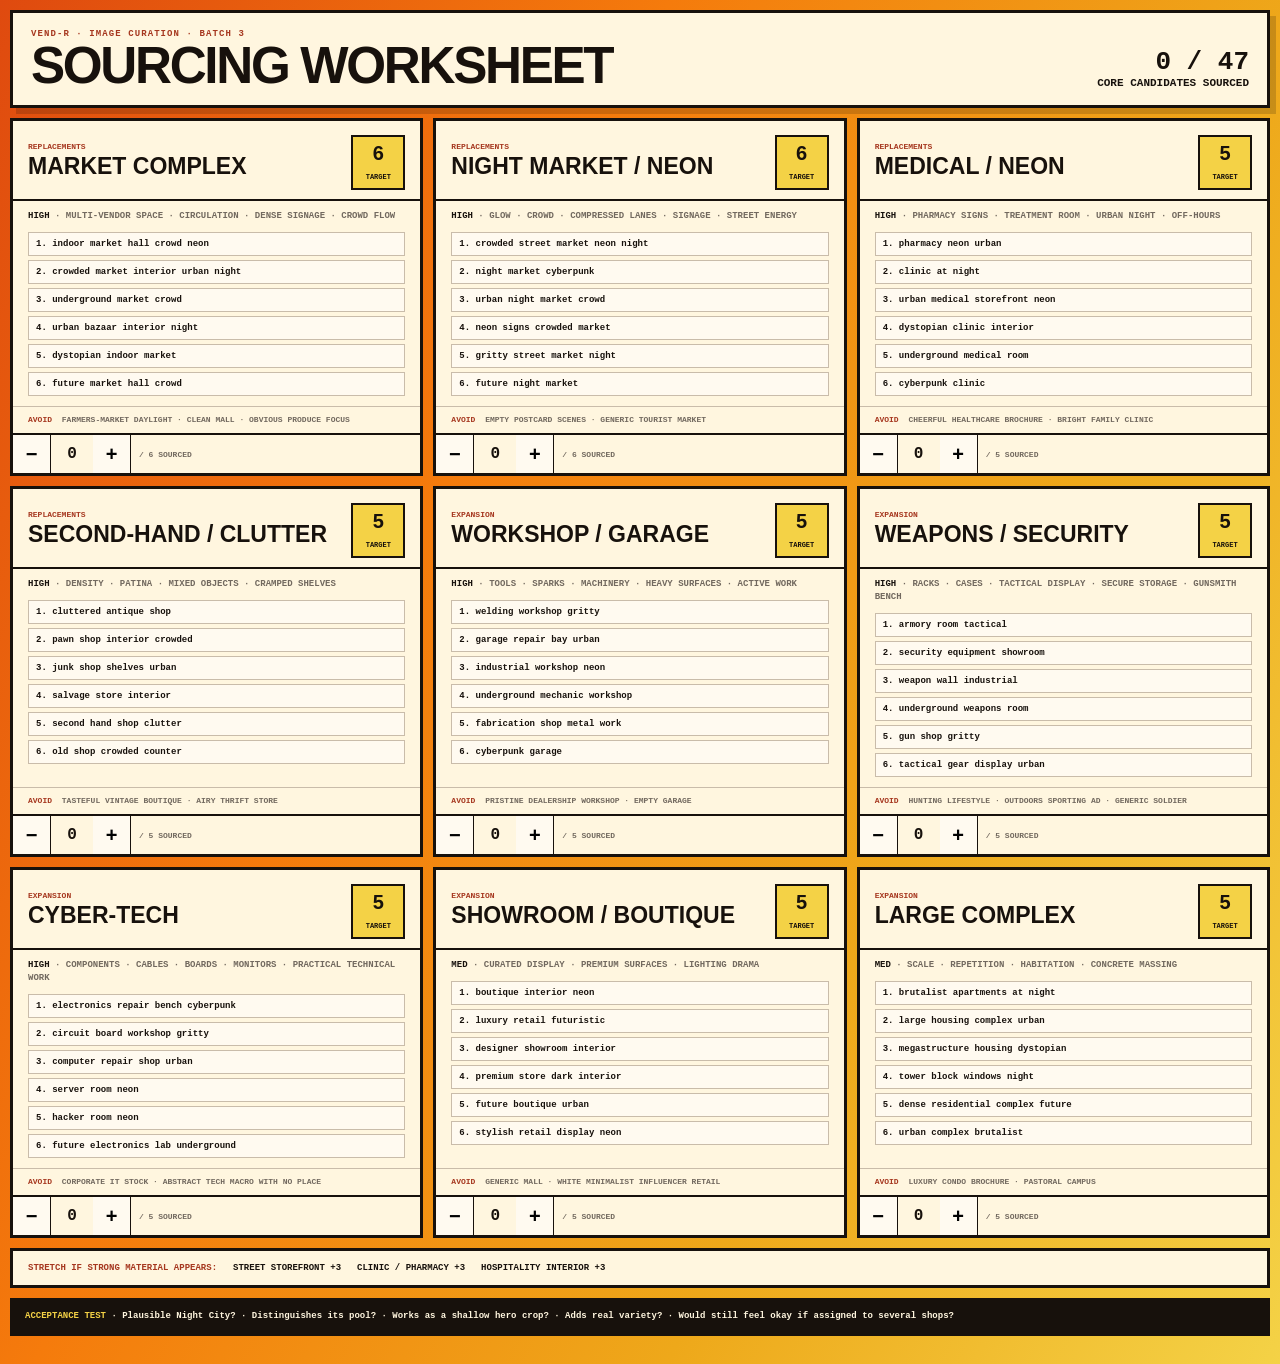
<file: web/vendr-live/image-sourcing-3.html>
<!doctype html><html lang="en"><head><meta charset="utf-8"><meta name="viewport" content="width=device-width,initial-scale=1"><title>Vend-R · Batch 3 Sourcing Sheet</title>
<style>
:root{--cream:#fff6df;--paper:#fffaf0;--ink:#17110c;--muted:#72695f;--red:#df4a0f;--orange:#f57b0c;--amber:#eea81a;--yellow:#f4d246}
*{box-sizing:border-box}body{margin:0;background:linear-gradient(115deg,var(--red),var(--orange) 35%,var(--amber) 68%,var(--yellow));color:var(--ink);font-family:Arial,Helvetica,sans-serif}
.shell{width:min(1280px,calc(100% - 20px));margin:10px auto 28px}.top{display:grid;grid-template-columns:1fr auto;gap:12px;align-items:end;background:var(--cream);border:3px solid var(--ink);padding:16px 18px;box-shadow:6px 6px 0 rgba(23,17,12,.18);position:sticky;top:8px;z-index:10}
.kicker{font:900 9px ui-monospace,monospace;color:#a6371f;letter-spacing:.12em}.top h1{margin:4px 0 0;font-size:clamp(28px,4vw,54px);line-height:.9;letter-spacing:-.045em;text-transform:uppercase}.progress{text-align:right;font:900 11px ui-monospace,monospace}.progress strong{display:block;font-size:26px}
.grid{display:grid;grid-template-columns:repeat(3,minmax(0,1fr));gap:10px;margin-top:10px}.pool{background:var(--cream);border:3px solid var(--ink);min-height:300px;display:flex;flex-direction:column}.pool-top{display:flex;justify-content:space-between;align-items:start;padding:14px 15px 9px;border-bottom:2px solid var(--ink)}.group{font:900 8px ui-monospace,monospace;color:#a6371f}.pool h2{margin:3px 0 0;font-size:23px;line-height:.95;text-transform:uppercase}.target{text-align:center;border:2px solid var(--ink);background:var(--yellow);min-width:54px;padding:5px}.target strong{display:block;font-size:20px}.target span{font:900 7px ui-monospace,monospace}.meta{padding:9px 15px;color:var(--muted);font:800 9px ui-monospace,monospace;line-height:1.4;text-transform:uppercase}.meta b{color:var(--ink)}
.searches{display:grid;padding:0 15px 10px;gap:4px}.searches a{color:var(--ink);background:var(--paper);border:1px solid #c9bcaa;padding:6px 7px;text-decoration:none;font:700 9px ui-monospace,monospace}.searches a:hover{background:var(--yellow)}.avoid{margin-top:auto;padding:8px 15px;border-top:1px solid #c9bcaa;color:var(--muted);font:700 8px ui-monospace,monospace;text-transform:uppercase;line-height:1.35}.avoid b{color:#a6371f;margin-right:5px}
.counter{display:grid;grid-template-columns:38px 42px 38px 1fr;align-items:center;border-top:2px solid var(--ink)}.counter button{height:38px;border:0;border-right:1px solid var(--ink);background:var(--paper);font-size:20px;font-weight:900}.counter output{text-align:center;font:900 16px ui-monospace,monospace}.counter span{padding-left:8px;font:800 8px ui-monospace,monospace;text-transform:uppercase;color:var(--muted)}
.stretch{margin-top:10px;background:var(--cream);border:3px solid var(--ink);padding:12px 15px;display:flex;gap:16px;flex-wrap:wrap;font:800 9px ui-monospace,monospace;text-transform:uppercase}.stretch strong{color:#a6371f}.accept{margin-top:10px;background:var(--ink);color:var(--cream);padding:12px 15px;font:700 9px ui-monospace,monospace;line-height:1.5}.accept b{color:var(--yellow)}
@media(max-width:900px){.grid{grid-template-columns:1fr 1fr}}@media(max-width:600px){.grid{grid-template-columns:1fr}.top{grid-template-columns:1fr}.progress{text-align:left}.shell{width:calc(100% - 12px)}}
</style></head><body><div class="shell">
<header class="top"><div><div class="kicker">VEND-R · IMAGE CURATION · BATCH 3</div><h1>Sourcing worksheet</h1></div><div class="progress"><strong id="total">0 / 47</strong>CORE CANDIDATES SOURCED</div></header>
<main class="grid">
<section class="pool" data-pool="market-complex" data-target="6">
  <div class="pool-top">
    <div><span class="group">REPLACEMENTS</span><h2>Market complex</h2></div>
    <div class="target"><strong>6</strong><span>TARGET</span></div>
  </div>
  <div class="meta"><b>HIGH</b> · Multi-vendor space · circulation · dense signage · crowd flow</div>
  <div class="searches"><a href="https://unsplash.com/s/photos/indoor-market-hall-crowd-neon" target="_blank" rel="noopener">1. indoor market hall crowd neon</a><a href="https://unsplash.com/s/photos/crowded-market-interior-urban-night" target="_blank" rel="noopener">2. crowded market interior urban night</a><a href="https://unsplash.com/s/photos/underground-market-crowd" target="_blank" rel="noopener">3. underground market crowd</a><a href="https://unsplash.com/s/photos/urban-bazaar-interior-night" target="_blank" rel="noopener">4. urban bazaar interior night</a><a href="https://unsplash.com/s/photos/dystopian-indoor-market" target="_blank" rel="noopener">5. dystopian indoor market</a><a href="https://unsplash.com/s/photos/future-market-hall-crowd" target="_blank" rel="noopener">6. future market hall crowd</a></div>
  <div class="avoid"><b>AVOID</b> Farmers-market daylight · clean mall · obvious produce focus</div>
  <div class="counter">
    <button class="minus">−</button>
    <output>0</output>
    <button class="plus">+</button>
    <span>/ 6 sourced</span>
  </div>
</section>
<section class="pool" data-pool="night-market-neon" data-target="6">
  <div class="pool-top">
    <div><span class="group">REPLACEMENTS</span><h2>Night market / neon</h2></div>
    <div class="target"><strong>6</strong><span>TARGET</span></div>
  </div>
  <div class="meta"><b>HIGH</b> · Glow · crowd · compressed lanes · signage · street energy</div>
  <div class="searches"><a href="https://unsplash.com/s/photos/crowded-street-market-neon-night" target="_blank" rel="noopener">1. crowded street market neon night</a><a href="https://unsplash.com/s/photos/night-market-cyberpunk" target="_blank" rel="noopener">2. night market cyberpunk</a><a href="https://unsplash.com/s/photos/urban-night-market-crowd" target="_blank" rel="noopener">3. urban night market crowd</a><a href="https://unsplash.com/s/photos/neon-signs-crowded-market" target="_blank" rel="noopener">4. neon signs crowded market</a><a href="https://unsplash.com/s/photos/gritty-street-market-night" target="_blank" rel="noopener">5. gritty street market night</a><a href="https://unsplash.com/s/photos/future-night-market" target="_blank" rel="noopener">6. future night market</a></div>
  <div class="avoid"><b>AVOID</b> Empty postcard scenes · generic tourist market</div>
  <div class="counter">
    <button class="minus">−</button>
    <output>0</output>
    <button class="plus">+</button>
    <span>/ 6 sourced</span>
  </div>
</section>
<section class="pool" data-pool="medical-neon" data-target="5">
  <div class="pool-top">
    <div><span class="group">REPLACEMENTS</span><h2>Medical / neon</h2></div>
    <div class="target"><strong>5</strong><span>TARGET</span></div>
  </div>
  <div class="meta"><b>HIGH</b> · Pharmacy signs · treatment room · urban night · off-hours</div>
  <div class="searches"><a href="https://unsplash.com/s/photos/pharmacy-neon-urban" target="_blank" rel="noopener">1. pharmacy neon urban</a><a href="https://unsplash.com/s/photos/clinic-at-night" target="_blank" rel="noopener">2. clinic at night</a><a href="https://unsplash.com/s/photos/urban-medical-storefront-neon" target="_blank" rel="noopener">3. urban medical storefront neon</a><a href="https://unsplash.com/s/photos/dystopian-clinic-interior" target="_blank" rel="noopener">4. dystopian clinic interior</a><a href="https://unsplash.com/s/photos/underground-medical-room" target="_blank" rel="noopener">5. underground medical room</a><a href="https://unsplash.com/s/photos/cyberpunk-clinic" target="_blank" rel="noopener">6. cyberpunk clinic</a></div>
  <div class="avoid"><b>AVOID</b> Cheerful healthcare brochure · bright family clinic</div>
  <div class="counter">
    <button class="minus">−</button>
    <output>0</output>
    <button class="plus">+</button>
    <span>/ 5 sourced</span>
  </div>
</section>
<section class="pool" data-pool="secondhand-clutter" data-target="5">
  <div class="pool-top">
    <div><span class="group">REPLACEMENTS</span><h2>Second-hand / clutter</h2></div>
    <div class="target"><strong>5</strong><span>TARGET</span></div>
  </div>
  <div class="meta"><b>HIGH</b> · Density · patina · mixed objects · cramped shelves</div>
  <div class="searches"><a href="https://unsplash.com/s/photos/cluttered-antique-shop" target="_blank" rel="noopener">1. cluttered antique shop</a><a href="https://unsplash.com/s/photos/pawn-shop-interior-crowded" target="_blank" rel="noopener">2. pawn shop interior crowded</a><a href="https://unsplash.com/s/photos/junk-shop-shelves-urban" target="_blank" rel="noopener">3. junk shop shelves urban</a><a href="https://unsplash.com/s/photos/salvage-store-interior" target="_blank" rel="noopener">4. salvage store interior</a><a href="https://unsplash.com/s/photos/second-hand-shop-clutter" target="_blank" rel="noopener">5. second hand shop clutter</a><a href="https://unsplash.com/s/photos/old-shop-crowded-counter" target="_blank" rel="noopener">6. old shop crowded counter</a></div>
  <div class="avoid"><b>AVOID</b> Tasteful vintage boutique · airy thrift store</div>
  <div class="counter">
    <button class="minus">−</button>
    <output>0</output>
    <button class="plus">+</button>
    <span>/ 5 sourced</span>
  </div>
</section>
<section class="pool" data-pool="workshop-garage" data-target="5">
  <div class="pool-top">
    <div><span class="group">EXPANSION</span><h2>Workshop / garage</h2></div>
    <div class="target"><strong>5</strong><span>TARGET</span></div>
  </div>
  <div class="meta"><b>HIGH</b> · Tools · sparks · machinery · heavy surfaces · active work</div>
  <div class="searches"><a href="https://unsplash.com/s/photos/welding-workshop-gritty" target="_blank" rel="noopener">1. welding workshop gritty</a><a href="https://unsplash.com/s/photos/garage-repair-bay-urban" target="_blank" rel="noopener">2. garage repair bay urban</a><a href="https://unsplash.com/s/photos/industrial-workshop-neon" target="_blank" rel="noopener">3. industrial workshop neon</a><a href="https://unsplash.com/s/photos/underground-mechanic-workshop" target="_blank" rel="noopener">4. underground mechanic workshop</a><a href="https://unsplash.com/s/photos/fabrication-shop-metal-work" target="_blank" rel="noopener">5. fabrication shop metal work</a><a href="https://unsplash.com/s/photos/cyberpunk-garage" target="_blank" rel="noopener">6. cyberpunk garage</a></div>
  <div class="avoid"><b>AVOID</b> Pristine dealership workshop · empty garage</div>
  <div class="counter">
    <button class="minus">−</button>
    <output>0</output>
    <button class="plus">+</button>
    <span>/ 5 sourced</span>
  </div>
</section>
<section class="pool" data-pool="weapons-security" data-target="5">
  <div class="pool-top">
    <div><span class="group">EXPANSION</span><h2>Weapons / security</h2></div>
    <div class="target"><strong>5</strong><span>TARGET</span></div>
  </div>
  <div class="meta"><b>HIGH</b> · Racks · cases · tactical display · secure storage · gunsmith bench</div>
  <div class="searches"><a href="https://unsplash.com/s/photos/armory-room-tactical" target="_blank" rel="noopener">1. armory room tactical</a><a href="https://unsplash.com/s/photos/security-equipment-showroom" target="_blank" rel="noopener">2. security equipment showroom</a><a href="https://unsplash.com/s/photos/weapon-wall-industrial" target="_blank" rel="noopener">3. weapon wall industrial</a><a href="https://unsplash.com/s/photos/underground-weapons-room" target="_blank" rel="noopener">4. underground weapons room</a><a href="https://unsplash.com/s/photos/gun-shop-gritty" target="_blank" rel="noopener">5. gun shop gritty</a><a href="https://unsplash.com/s/photos/tactical-gear-display-urban" target="_blank" rel="noopener">6. tactical gear display urban</a></div>
  <div class="avoid"><b>AVOID</b> Hunting lifestyle · outdoors sporting ad · generic soldier</div>
  <div class="counter">
    <button class="minus">−</button>
    <output>0</output>
    <button class="plus">+</button>
    <span>/ 5 sourced</span>
  </div>
</section>
<section class="pool" data-pool="cyber-tech" data-target="5">
  <div class="pool-top">
    <div><span class="group">EXPANSION</span><h2>Cyber-tech</h2></div>
    <div class="target"><strong>5</strong><span>TARGET</span></div>
  </div>
  <div class="meta"><b>HIGH</b> · Components · cables · boards · monitors · practical technical work</div>
  <div class="searches"><a href="https://unsplash.com/s/photos/electronics-repair-bench-cyberpunk" target="_blank" rel="noopener">1. electronics repair bench cyberpunk</a><a href="https://unsplash.com/s/photos/circuit-board-workshop-gritty" target="_blank" rel="noopener">2. circuit board workshop gritty</a><a href="https://unsplash.com/s/photos/computer-repair-shop-urban" target="_blank" rel="noopener">3. computer repair shop urban</a><a href="https://unsplash.com/s/photos/server-room-neon" target="_blank" rel="noopener">4. server room neon</a><a href="https://unsplash.com/s/photos/hacker-room-neon" target="_blank" rel="noopener">5. hacker room neon</a><a href="https://unsplash.com/s/photos/future-electronics-lab-underground" target="_blank" rel="noopener">6. future electronics lab underground</a></div>
  <div class="avoid"><b>AVOID</b> Corporate IT stock · abstract tech macro with no place</div>
  <div class="counter">
    <button class="minus">−</button>
    <output>0</output>
    <button class="plus">+</button>
    <span>/ 5 sourced</span>
  </div>
</section>
<section class="pool" data-pool="showroom-boutique" data-target="5">
  <div class="pool-top">
    <div><span class="group">EXPANSION</span><h2>Showroom / boutique</h2></div>
    <div class="target"><strong>5</strong><span>TARGET</span></div>
  </div>
  <div class="meta"><b>MED</b> · Curated display · premium surfaces · lighting drama</div>
  <div class="searches"><a href="https://unsplash.com/s/photos/boutique-interior-neon" target="_blank" rel="noopener">1. boutique interior neon</a><a href="https://unsplash.com/s/photos/luxury-retail-futuristic" target="_blank" rel="noopener">2. luxury retail futuristic</a><a href="https://unsplash.com/s/photos/designer-showroom-interior" target="_blank" rel="noopener">3. designer showroom interior</a><a href="https://unsplash.com/s/photos/premium-store-dark-interior" target="_blank" rel="noopener">4. premium store dark interior</a><a href="https://unsplash.com/s/photos/future-boutique-urban" target="_blank" rel="noopener">5. future boutique urban</a><a href="https://unsplash.com/s/photos/stylish-retail-display-neon" target="_blank" rel="noopener">6. stylish retail display neon</a></div>
  <div class="avoid"><b>AVOID</b> Generic mall · white minimalist influencer retail</div>
  <div class="counter">
    <button class="minus">−</button>
    <output>0</output>
    <button class="plus">+</button>
    <span>/ 5 sourced</span>
  </div>
</section>
<section class="pool" data-pool="large-complex" data-target="5">
  <div class="pool-top">
    <div><span class="group">EXPANSION</span><h2>Large complex</h2></div>
    <div class="target"><strong>5</strong><span>TARGET</span></div>
  </div>
  <div class="meta"><b>MED</b> · Scale · repetition · habitation · concrete massing</div>
  <div class="searches"><a href="https://unsplash.com/s/photos/brutalist-apartments-at-night" target="_blank" rel="noopener">1. brutalist apartments at night</a><a href="https://unsplash.com/s/photos/large-housing-complex-urban" target="_blank" rel="noopener">2. large housing complex urban</a><a href="https://unsplash.com/s/photos/megastructure-housing-dystopian" target="_blank" rel="noopener">3. megastructure housing dystopian</a><a href="https://unsplash.com/s/photos/tower-block-windows-night" target="_blank" rel="noopener">4. tower block windows night</a><a href="https://unsplash.com/s/photos/dense-residential-complex-future" target="_blank" rel="noopener">5. dense residential complex future</a><a href="https://unsplash.com/s/photos/urban-complex-brutalist" target="_blank" rel="noopener">6. urban complex brutalist</a></div>
  <div class="avoid"><b>AVOID</b> Luxury condo brochure · pastoral campus</div>
  <div class="counter">
    <button class="minus">−</button>
    <output>0</output>
    <button class="plus">+</button>
    <span>/ 5 sourced</span>
  </div>
</section></main>
<div class="stretch"><strong>Stretch if strong material appears:</strong><span>Street storefront +3</span><span>Clinic / pharmacy +3</span><span>Hospitality interior +3</span></div>
<div class="accept"><b>ACCEPTANCE TEST</b> · Plausible Night City? · Distinguishes its pool? · Works as a shallow hero crop? · Adds real variety? · Would still feel okay if assigned to several shops?</div>
</div><script>
const KEY='vendr-batch3-sourcing-progress';const state=JSON.parse(localStorage.getItem(KEY)||'{}');const sections=[...document.querySelectorAll('.pool')];
function render(){let total=0;sections.forEach(s=>{const k=s.dataset.pool,t=+s.dataset.target,v=Math.max(0,Math.min(t,state[k]||0));state[k]=v;s.querySelector('output').textContent=v;total+=v});document.getElementById('total').textContent=total+' / 47';localStorage.setItem(KEY,JSON.stringify(state))}
sections.forEach(s=>{s.querySelector('.plus').onclick=()=>{state[s.dataset.pool]=(state[s.dataset.pool]||0)+1;render()};s.querySelector('.minus').onclick=()=>{state[s.dataset.pool]=(state[s.dataset.pool]||0)-1;render()}});render();
</script></body></html>
</file>
